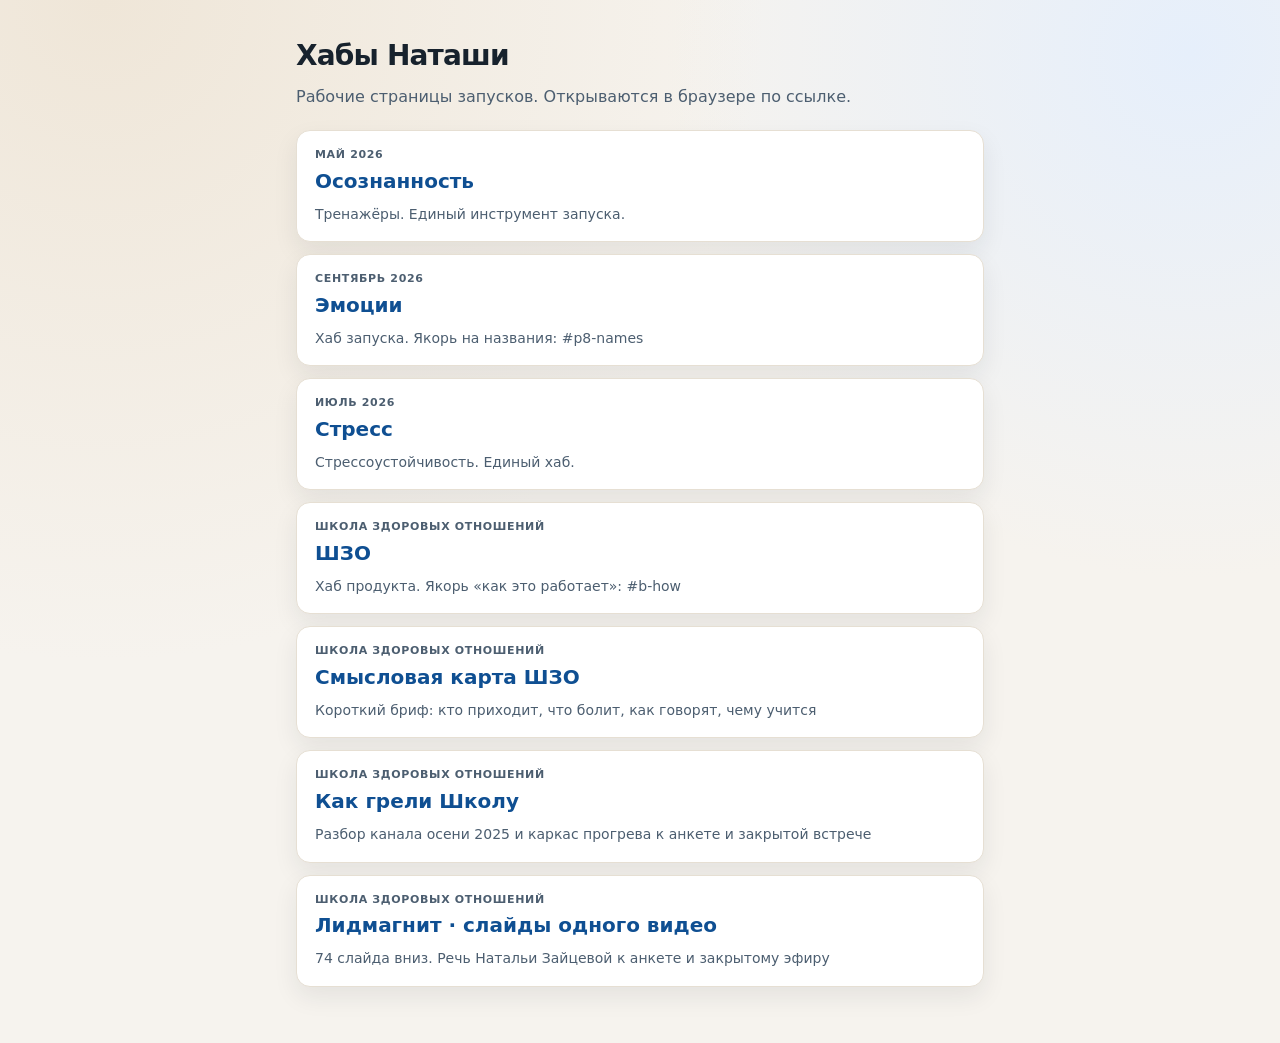
<file: index.html>
<!doctype html>
<html lang="ru">
<head>
  <meta charset="utf-8">
  <meta name="viewport" content="width=device-width, initial-scale=1">
  <meta name="robots" content="noindex,nofollow">
  <title>Хабы Наташи</title>
  <style>
    :root {
      --bg: #f6f3ee;
      --paper: #fff;
      --ink: #17222d;
      --muted: #4c5e70;
      --line: #e6dfd3;
      --accent: #0f4f92;
      --radius: 14px;
      --shadow: 0 10px 24px rgba(20, 33, 45, 0.08);
    }
    * { box-sizing: border-box; }
    body {
      margin: 0;
      font-family: ui-sans-serif, system-ui, "Segoe UI", Roboto, Arial, sans-serif;
      color: var(--ink);
      line-height: 1.45;
      background:
        radial-gradient(circle at 8% 0%, #efe6d8 0%, transparent 42%),
        radial-gradient(circle at 93% 5%, #e6effb 0%, transparent 34%),
        var(--bg);
    }
    main {
      max-width: 720px;
      margin: 0 auto;
      padding: 36px 16px 56px;
    }
    h1 { margin: 0; font-size: 28px; letter-spacing: -0.03em; }
    .lead { margin: 8px 0 22px; color: var(--muted); }
    .list { display: grid; gap: 12px; }
    a.card {
      display: block;
      background: var(--paper);
      border: 1px solid var(--line);
      border-radius: var(--radius);
      box-shadow: var(--shadow);
      padding: 16px 18px;
      text-decoration: none;
      color: inherit;
    }
    a.card:hover { border-color: #c9daef; }
    .kicker {
      font-size: 11px;
      letter-spacing: .06em;
      text-transform: uppercase;
      color: var(--muted);
      font-weight: 700;
    }
    .card b { display: block; font-size: 20px; margin: 4px 0 6px; color: var(--accent); }
    .card span { color: var(--muted); font-size: 14px; }
  </style>
</head>
<body>
  <main>
    <h1>Хабы Наташи</h1>
    <p class="lead">Рабочие страницы запусков. Открываются в браузере по ссылке.</p>
    <div class="list">
      <a class="card" href="osoznannost/">
        <div class="kicker">май 2026</div>
        <b>Осознанность</b>
        <span>Тренажёры. Единый инструмент запуска.</span>
      </a>
      <a class="card" href="emotsii/">
        <div class="kicker">сентябрь 2026</div>
        <b>Эмоции</b>
        <span>Хаб запуска. Якорь на названия: #p8-names</span>
      </a>
      <a class="card" href="stress/">
        <div class="kicker">июль 2026</div>
        <b>Стресс</b>
        <span>Стрессоустойчивость. Единый хаб.</span>
      </a>
      <a class="card" href="shzo/">
        <div class="kicker">Школа здоровых отношений</div>
        <b>ШЗО</b>
        <span>Хаб продукта. Якорь «как это работает»: #b-how</span>
      </a>
      <a class="card" href="shzo/karta.html">
        <div class="kicker">Школа здоровых отношений</div>
        <b>Смысловая карта ШЗО</b>
        <span>Короткий бриф: кто приходит, что болит, как говорят, чему учится</span>
      </a>
      <a class="card" href="shzo/progrev.html">
        <div class="kicker">Школа здоровых отношений</div>
        <b>Как грели Школу</b>
        <span>Разбор канала осени 2025 и каркас прогрева к анкете и закрытой встрече</span>
      </a>
      <a class="card" href="shzo/lidmagnit/?v=1">
        <div class="kicker">Школа здоровых отношений</div>
        <b>Лидмагнит · слайды одного видео</b>
        <span>74 слайда вниз. Речь Натальи Зайцевой к анкете и закрытому эфиру</span>
      </a>
    </div>
  </main>
</body>
</html>
</file>
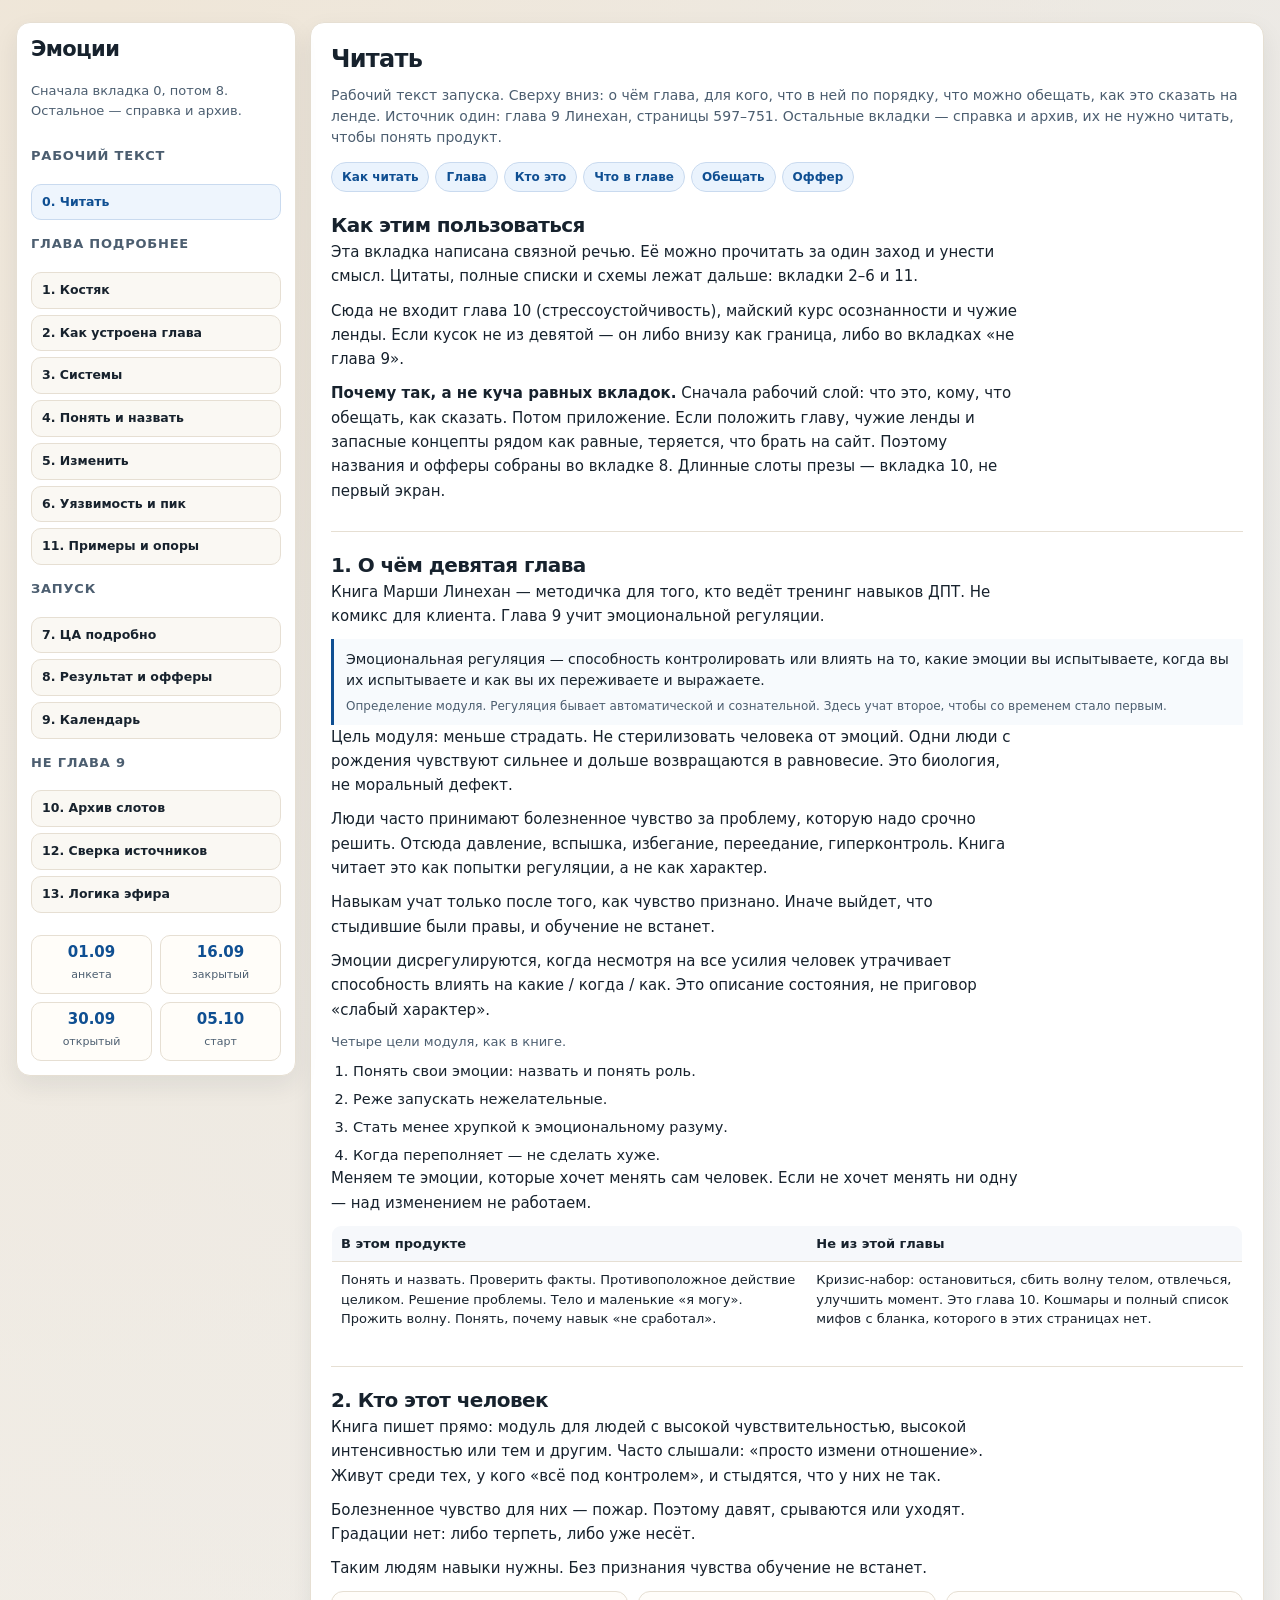
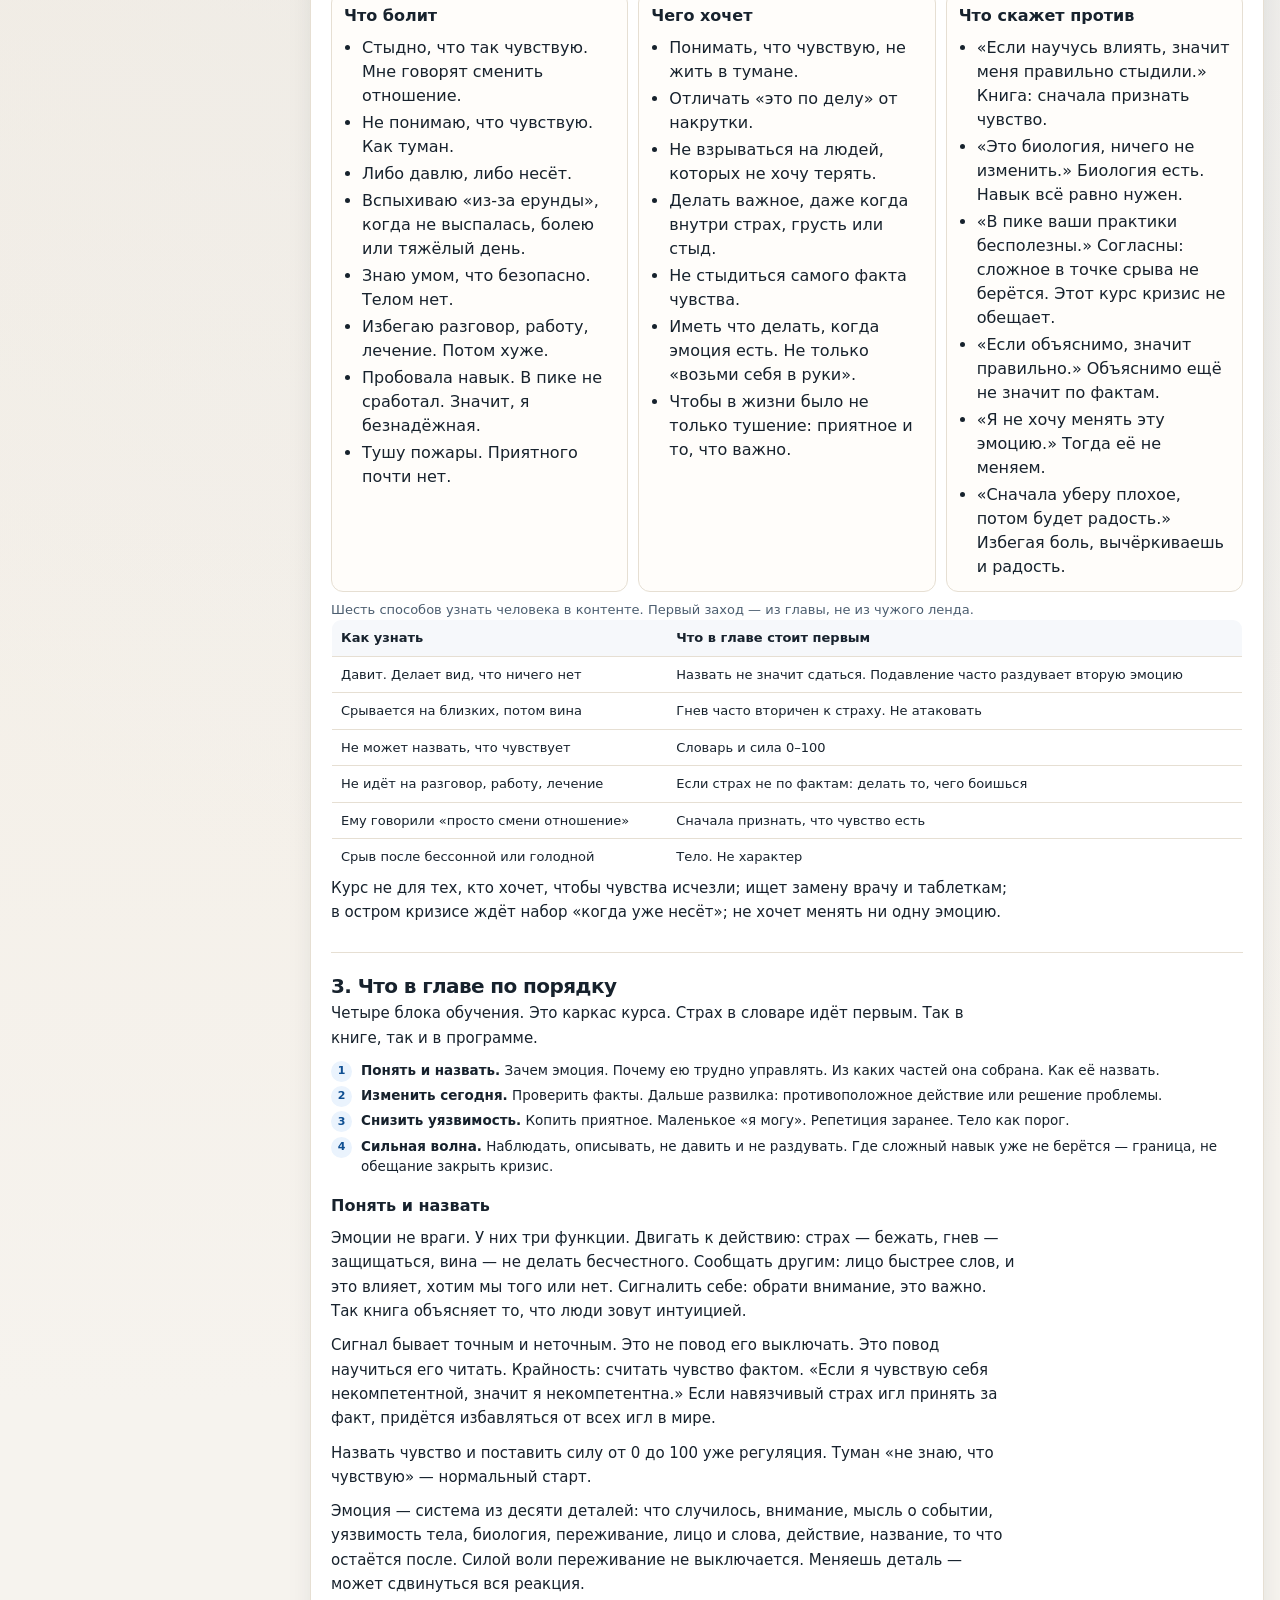
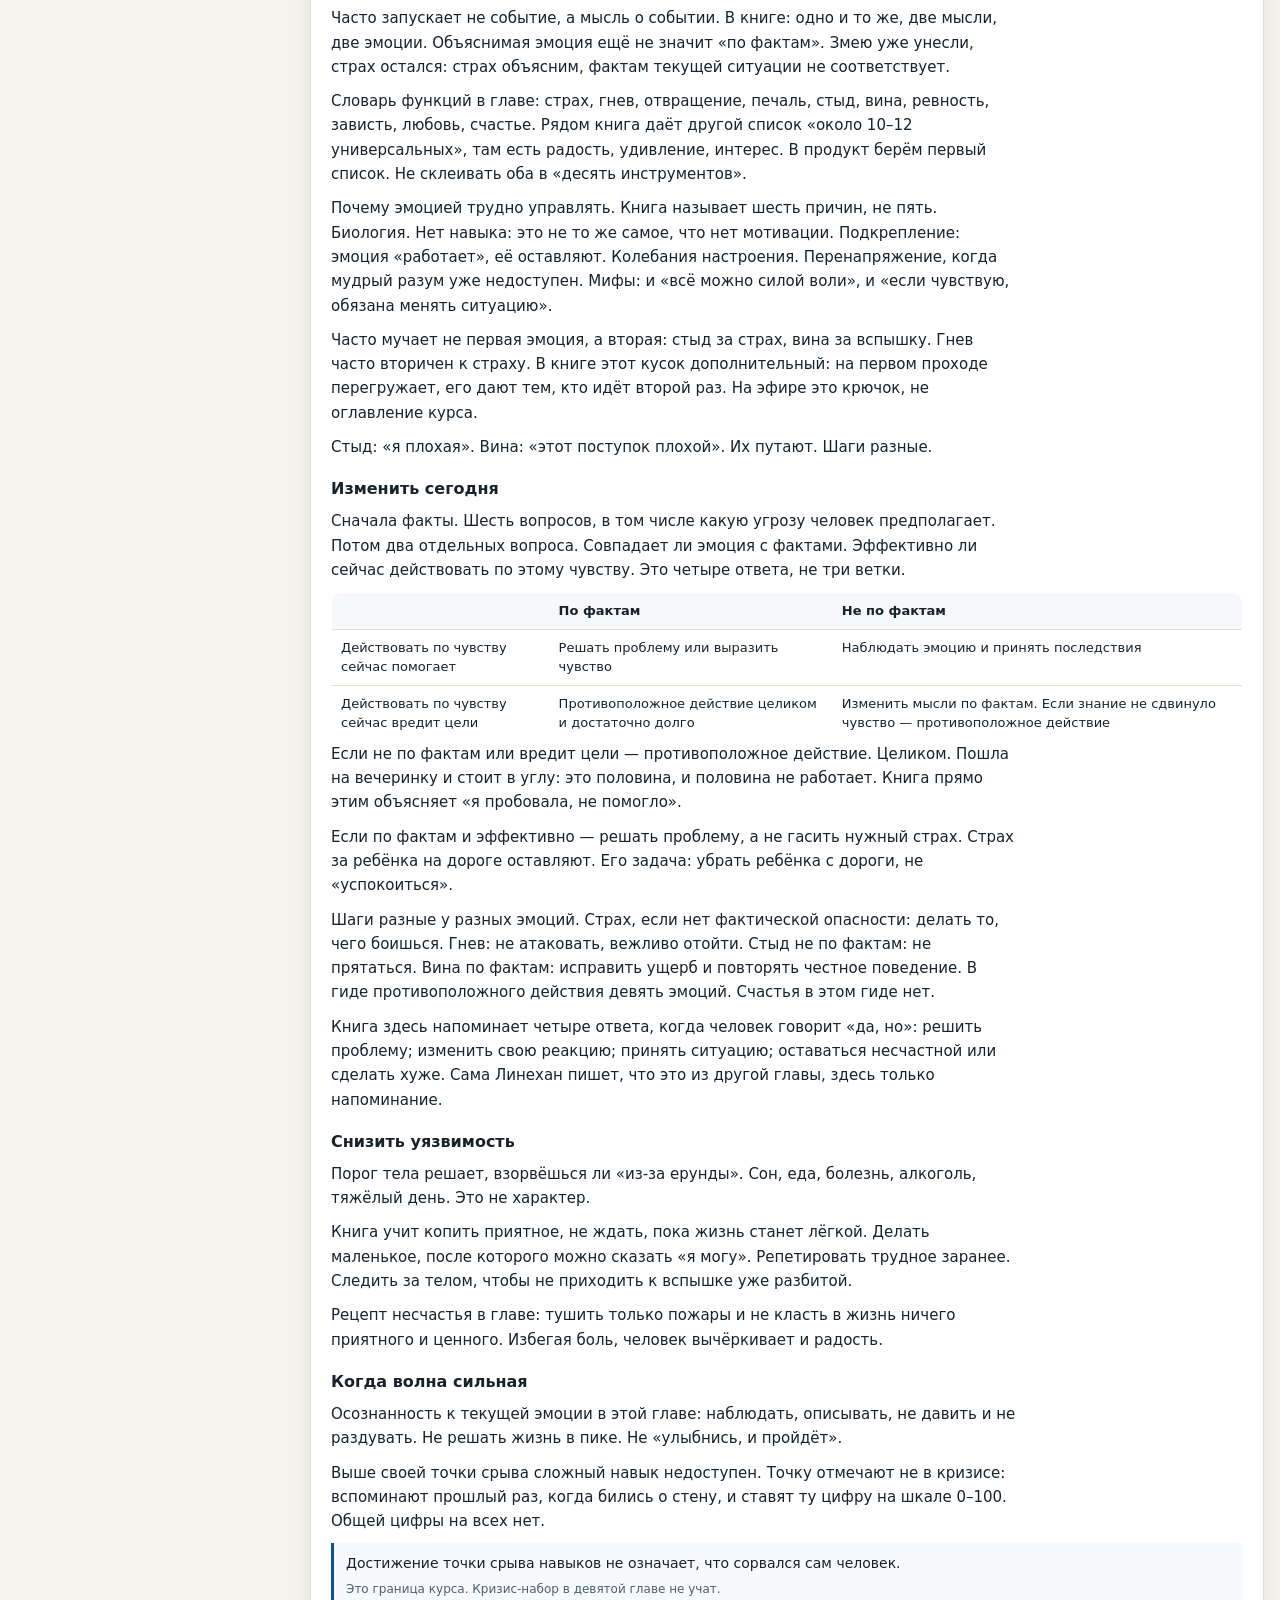
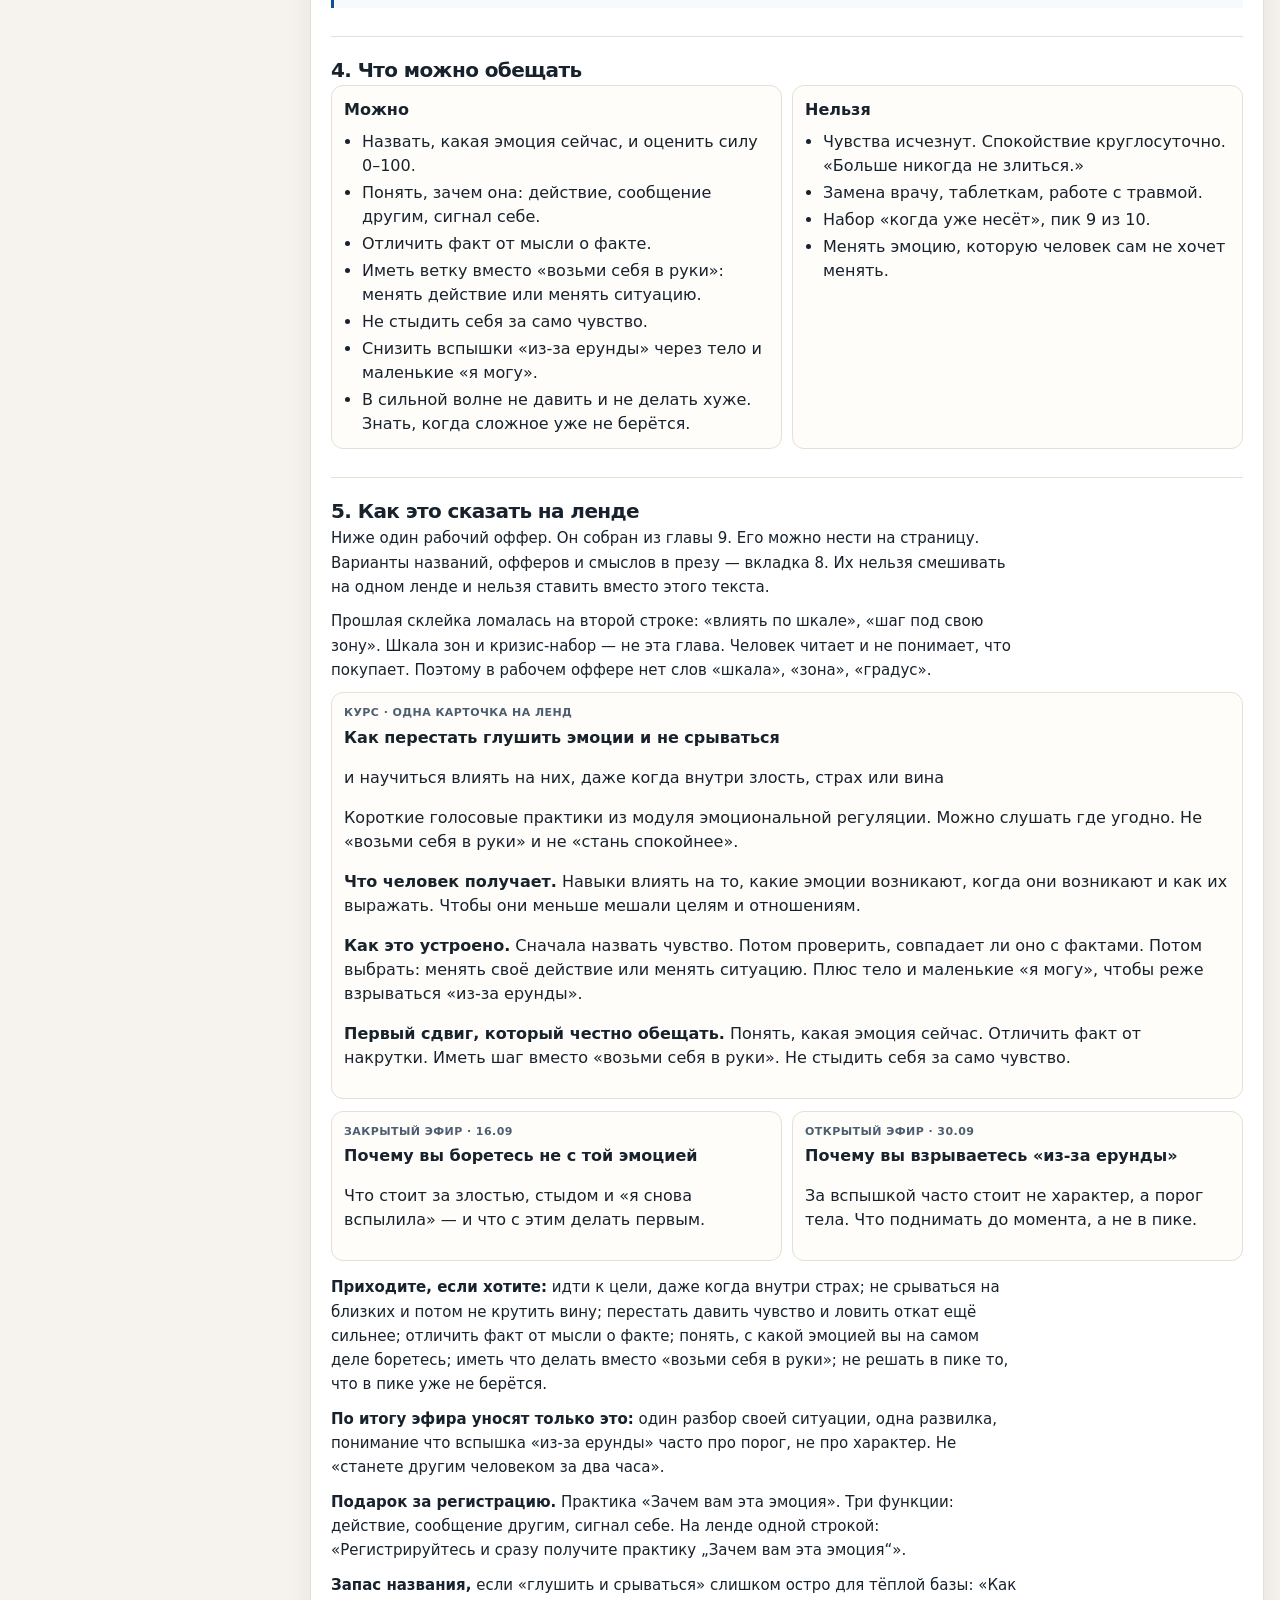
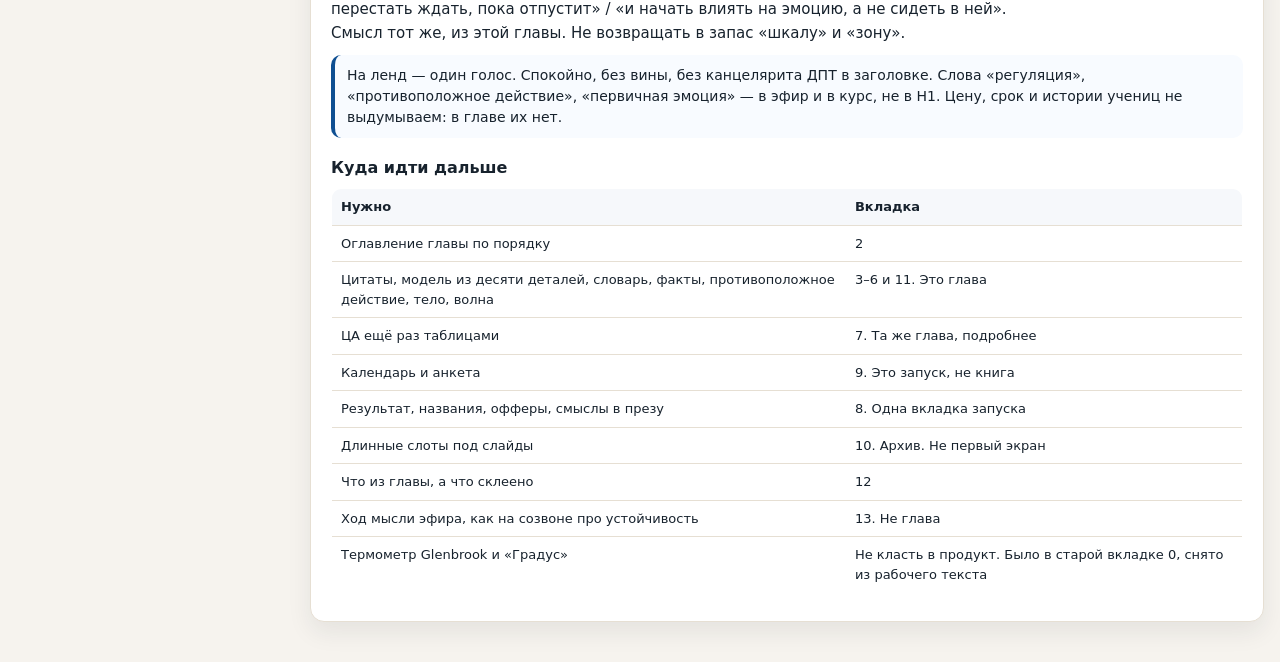
<file: emotsii/index.html>
<!doctype html>
<html lang="ru">
<head>
  <meta name="robots" content="noindex,nofollow">
  
  <meta charset="utf-8">
  <meta name="viewport" content="width=device-width, initial-scale=1">
  <title>Эмоции · сентябрь 2026</title>
  <style>
    :root {
      --bg: #f6f3ee;
      --paper: #fff;
      --ink: #17222d;
      --muted: #4c5e70;
      --line: #e6dfd3;
      --accent: #0f4f92;
      --soft: #eaf3fd;
      --ok: #1a7f4e;
      --warn: #b45309;
      --stop: #9b2335;
      --radius: 14px;
      --shadow: 0 10px 24px rgba(20, 33, 45, 0.08);
      --max: 1320px;
    }
    * { box-sizing: border-box; }
    body {
      margin: 0;
      font-family: ui-sans-serif, system-ui, "Segoe UI", Roboto, Arial, sans-serif;
      color: var(--ink);
      line-height: 1.5;
      background:
        radial-gradient(circle at 8% 0%, #efe6d8 0%, transparent 42%),
        radial-gradient(circle at 93% 5%, #e6effb 0%, transparent 34%),
        var(--bg);
    }
    .layout {
      max-width: var(--max);
      margin: 0 auto;
      padding: 22px 16px 40px;
      display: grid;
      grid-template-columns: 280px minmax(0, 1fr);
      gap: 14px;
    }
    .side, .panel, .hero {
      background: var(--paper);
      border: 1px solid var(--line);
      border-radius: var(--radius);
      box-shadow: var(--shadow);
    }
    .side { position: sticky; top: 12px; height: fit-content; padding: 14px; }
    .side h1 { margin: 0; font-size: 21px; letter-spacing: -0.03em; line-height: 1.15; }
    .side p { margin: 8px 0 12px; color: var(--muted); font-size: 13px; }
    .nav-kicker {
      margin: 12px 0 4px; font-size: 10px; letter-spacing: .06em;
      text-transform: uppercase; color: var(--muted); font-weight: 700;
    }
    .nav-kicker:first-of-type { margin-top: 2px; }
    .switches { display: grid; gap: 6px; margin-bottom: 10px; }
    .switch {
      display: block; padding: 8px 10px; border-radius: 10px;
      border: 1px solid var(--line); background: #faf8f3;
      font-size: 12.5px; font-weight: 600; cursor: pointer;
    }
    .switch:focus-visible { outline: 3px solid #c9daef; outline-offset: 2px; }
    .mini { display: grid; grid-template-columns: 1fr 1fr; gap: 8px; }
    .mini div { border: 1px solid var(--line); border-radius: 10px; text-align: center; padding: 8px; background: #fffdf9; }
    .mini b { display: block; color: var(--accent); font-size: 15px; line-height: 1.15; }
    .mini span { font-size: 11px; color: var(--muted); }
    .main { display: grid; gap: 12px; min-width: 0; }
    .hero { padding: 20px 22px; }
    .hero h2 { margin: 0; font-size: 28px; letter-spacing: -0.03em; line-height: 1.12; }
    .hero p { margin: 10px 0 0; color: var(--muted); max-width: 92ch; }
    .tabs input[type="radio"] { position: absolute; opacity: 0; pointer-events: none; }
    .panel { display: none; padding: 18px 20px 28px; }
    .panel h2 { margin: 0; font-size: 24px; letter-spacing: -0.03em; }
    .lead { margin: 8px 0 14px; color: var(--muted); font-size: 14px; }
    .grid2 { display: grid; gap: 10px; grid-template-columns: 1fr 1fr; }
    .grid3 { display: grid; gap: 10px; grid-template-columns: 1fr 1fr 1fr; }
    .card { border: 1px solid var(--line); border-radius: 12px; padding: 12px; background: #fffdfa; }
    .card h3 { margin: 0 0 8px; font-size: 16px; }
    .sec { margin: 18px 0 8px; font-size: 16px; }
    table { width: 100%; border-collapse: collapse; border: 1px solid var(--line); border-radius: 10px; overflow: hidden; background: #fff; }
    .panel { overflow-x: auto; }
    th, td { padding: 8px 9px; text-align: left; border-bottom: 1px solid var(--line); vertical-align: top; font-size: 13px; }
    th { background: #f6f8fb; font-weight: 700; }
    tr:last-child td { border-bottom: none; }
    ul, ol { margin: 8px 0 0; padding-left: 18px; }
    li + li { margin-top: 3px; }
    .hint { margin: 8px 0 0; font-size: 13px; color: var(--muted); }
    .callout {
      border-left: 4px solid var(--accent); background: #f8fbff;
      border-radius: 10px; padding: 10px 12px; margin-top: 10px; font-size: 14px;
    }
    .quote {
      margin: 10px 0 0; padding: 10px 12px; border-left: 3px solid var(--accent);
      background: #f7fafd; font-size: 14px;
    }
    .quote small { display: block; margin-top: 6px; color: var(--muted); font-size: 12px; }
    .scheme {
      margin-top: 10px; padding: 12px; border: 1px dashed #c9daef;
      border-radius: 12px; background: #f8fbff; font-size: 13.5px; line-height: 1.55;
    }
    .plates { display: grid; gap: 8px; grid-template-columns: 1fr 1fr; margin-top: 12px; }
    .plate { border: 1px solid var(--line); border-radius: 12px; padding: 11px 12px; background: #fff; }
    .plate b { display: block; font-size: 13px; color: var(--accent); margin-bottom: 4px; }
    .plate p { margin: 0; font-size: 13px; color: var(--muted); }
    .rank {
      display: inline-block; font-size: 10px; font-weight: 800; letter-spacing: .04em;
      text-transform: uppercase; padding: 2px 7px; border-radius: 999px; margin-right: 6px;
    }
    .rank.a { background: #e8f6ee; color: var(--ok); }
    .rank.b { background: #fff3dc; color: var(--warn); }
    .rank.c { background: #eef2f6; color: var(--muted); }
    .flow { display: flex; flex-wrap: wrap; align-items: center; gap: 6px; font-size: 13px; margin: 8px 0 0; }
    .flow .box { border: 1px solid var(--line); background: #fff; border-radius: 8px; padding: 7px 10px; font-weight: 650; }
    .flow .arr { color: var(--muted); }
    .q { border: 1px solid var(--line); border-radius: 12px; padding: 12px 14px; margin-top: 10px; background: #fff; }
    .q .num { font-size: 12px; font-weight: 800; color: var(--accent); letter-spacing: .03em; text-transform: uppercase; }
    .q h3 { margin: 4px 0 6px; font-size: 16px; }
    .copybox {
      margin-top: 12px; padding: 12px; border-radius: 10px; background: #17222d; color: #eef2f6;
      font: 12.5px/1.45 ui-monospace, "SF Mono", Menlo, Consolas, monospace; white-space: pre-wrap;
    }
    .btn {
      appearance: none; border: 0; background: var(--accent); color: #fff;
      font: 650 13px/1 ui-sans-serif, system-ui, sans-serif;
      padding: 10px 14px; border-radius: 10px; cursor: pointer; margin-top: 8px;
    }
    .cal { display: grid; grid-template-columns: repeat(4, 1fr); gap: 8px; margin-top: 8px; }
    .cal .d { border: 1px solid var(--line); border-radius: 10px; padding: 10px; background: #fff; font-size: 13px; }
    .cal .d b { display: block; color: var(--accent); }
    details { border: 1px solid var(--line); border-radius: 10px; padding: 8px 12px; background: #fff; margin-top: 8px; }
    summary { cursor: pointer; font-weight: 700; }
    #tab0:checked ~ .main .switches label[for="tab0"],
    #tab1:checked ~ .main .switches label[for="tab1"],
    #tab2:checked ~ .main .switches label[for="tab2"],
    #tab3:checked ~ .main .switches label[for="tab3"],
    #tab4:checked ~ .main .switches label[for="tab4"],
    #tab5:checked ~ .main .switches label[for="tab5"],
    #tab6:checked ~ .main .switches label[for="tab6"],
    #tab7:checked ~ .main .switches label[for="tab7"],
    #tab8:checked ~ .main .switches label[for="tab8"],
    #tab9:checked ~ .main .switches label[for="tab9"],
    #tab10:checked ~ .main .switches label[for="tab10"],
    #tab11:checked ~ .main .switches label[for="tab11"],
    #tab12:checked ~ .main .switches label[for="tab12"],
    #tab13:checked ~ .main .switches label[for="tab13"] {
      background: #eef5fd; border-color: #c9daef; color: var(--accent);
    }
    #tab0:checked ~ .main .p0,
    #tab1:checked ~ .main .p1,
    #tab2:checked ~ .main .p2,
    #tab3:checked ~ .main .p3,
    #tab4:checked ~ .main .p4,
    #tab5:checked ~ .main .p5,
    #tab6:checked ~ .main .p6,
    #tab7:checked ~ .main .p7,
    #tab8:checked ~ .main .p8,
    #tab9:checked ~ .main .p9,
    #tab10:checked ~ .main .p10,
    #tab11:checked ~ .main .p11,
    #tab12:checked ~ .main .p12,
    #tab13:checked ~ .main .p13 { display: block; }
    .conc { border: 1px solid var(--line); border-radius: 14px; padding: 14px 16px; background: #fff; margin-top: 12px; }
    .conc > h3 { margin: 0 0 2px; font-size: 19px; letter-spacing: -0.02em; }
    .conc .princ { margin: 0 0 10px; font-size: 12.5px; color: var(--accent); font-weight: 650; }
    .slot { border-top: 1px solid var(--line); padding-top: 10px; margin-top: 10px; }
    .slot > b { display: block; font-size: 11px; letter-spacing: .05em; text-transform: uppercase; color: var(--muted); margin-bottom: 5px; }
    .none { color: var(--stop); font-weight: 650; }
    .steps { counter-reset: st; list-style: none; padding-left: 0; margin: 6px 0 0; }
    .steps li { counter-increment: st; position: relative; padding-left: 30px; margin-top: 5px; font-size: 13.5px; }
    .steps li::before {
      content: counter(st); position: absolute; left: 0; top: 1px;
      width: 21px; height: 21px; border-radius: 50%; background: var(--soft); color: var(--accent);
      font-size: 11px; font-weight: 800; display: grid; place-items: center;
    }
    .p0 .toc { display: flex; flex-wrap: wrap; gap: 6px; margin: 12px 0 18px; }
    .p0 .toc a {
      font-size: 12px; font-weight: 650; color: var(--accent); text-decoration: none;
      border: 1px solid #c9daef; background: var(--soft); border-radius: 999px; padding: 5px 10px;
    }
    .p0 .chapter { margin: 28px 0 0; padding-top: 18px; border-top: 1px solid var(--line); font-size: 20px; letter-spacing: -0.03em; }
    .p0 .chapter:first-of-type { border-top: 0; margin-top: 8px; padding-top: 0; }
    .p0 .prose { max-width: 72ch; font-size: 15px; line-height: 1.62; }
    .p0 .prose p { margin: 0 0 10px; }
    .theses { margin: 10px 0 0; padding-left: 22px; }
    .theses li { margin-top: 6px; font-size: 14.5px; }
    .p0 img.ref { width: 100%; max-width: 720px; border: 1px solid var(--line); border-radius: 12px; display: block; margin: 10px 0; }
    .ladder { display: grid; gap: 0; border: 1px solid var(--line); border-radius: 12px; overflow: hidden; margin-top: 10px; }
    .ladder .band { display: grid; grid-template-columns: 1.15fr 0.85fr; border-top: 1px solid var(--line); }
    .ladder .band:first-child { border-top: 0; }
    .ladder .feel, .ladder .do { padding: 10px 12px; font-size: 13px; }
    .ladder .do { border-left: 1px solid var(--line); background: #fff; }
    .ladder .feel b { display: inline-block; min-width: 1.6em; color: var(--accent); }
    .ladder .hi { background: #fdecee; }
    .ladder .mid { background: #fff6e8; }
    .ladder .ok { background: #f4f8ee; }
    .ladder .low { background: #f7fbff; }
    .ladder .do b { display: block; margin-bottom: 4px; font-size: 12px; letter-spacing: .03em; text-transform: uppercase; color: var(--muted); }
    .offer-grid { display: grid; grid-template-columns: 1fr 1fr; gap: 10px; margin-top: 10px; }
    .offer .who { margin: 0 0 4px; font-size: 11px; letter-spacing: .04em; text-transform: uppercase; color: var(--muted); font-weight: 700; }
    .offer h3 { margin: 0 0 6px; font-size: 16px; }
    .ocard { border: 1px solid var(--line); border-radius: 16px; background: #fff; padding: 18px 20px 14px; margin-top: 14px; }
    .ocard.pick { border-color: #b9d0ea; box-shadow: 0 1px 0 #e8eff8, 0 10px 24px -18px rgba(28,70,120,.35); }
    .ocard .tag {
      display: inline-block; font-size: 10.5px; letter-spacing: .06em; text-transform: uppercase; font-weight: 800;
      color: var(--accent); background: var(--soft); border: 1px solid #c9daef; border-radius: 999px; padding: 4px 10px;
    }
    .ocard .tag.grey { color: var(--muted); background: #f6f7f9; border-color: var(--line); }
    .ocard .oh1 { margin: 12px 0 3px; font-size: 23px; line-height: 1.18; letter-spacing: -0.035em; font-weight: 800; }
    .ocard .oh2 { margin: 0 0 9px; font-size: 16.5px; line-height: 1.35; color: #41536a; font-weight: 500; }
    .ocard .olead { margin: 0 0 4px; font-size: 14.5px; line-height: 1.55; max-width: 66ch; }
    .f { display: grid; grid-template-columns: 148px 1fr; gap: 12px; border-top: 1px solid var(--line); padding: 9px 0; font-size: 13.5px; line-height: 1.5; }
    .f > b { font-size: 10.5px; letter-spacing: .05em; text-transform: uppercase; color: var(--muted); padding-top: 3px; font-weight: 800; }
    .f ul { margin: 0; padding-left: 17px; }
    .f ul li + li { margin-top: 3px; }
    .f .pill {
      display: inline-block; background: var(--accent); color: #fff; border-radius: 10px;
      padding: 7px 14px; font-weight: 700; font-size: 13px;
    }
    @media (max-width: 700px) { .f { grid-template-columns: 1fr; gap: 4px; } }
    @media (max-width: 1080px) {
      .layout { grid-template-columns: 1fr; }
      .side { position: static; }
      .grid2, .grid3, .cal, .plates, .offer-grid, .ladder .band { grid-template-columns: 1fr; }
      .ladder .do { border-left: 0; border-top: 1px solid var(--line); }
    }
  </style>
</head>
<body>
  <div class="tabs layout">
    <input type="radio" name="main-tab" id="tab0" checked>
    <input type="radio" name="main-tab" id="tab1">
    <input type="radio" name="main-tab" id="tab2">
    <input type="radio" name="main-tab" id="tab3">
    <input type="radio" name="main-tab" id="tab4">
    <input type="radio" name="main-tab" id="tab5">
    <input type="radio" name="main-tab" id="tab6">
    <input type="radio" name="main-tab" id="tab7">
    <input type="radio" name="main-tab" id="tab8">
    <input type="radio" name="main-tab" id="tab9">
    <input type="radio" name="main-tab" id="tab10">
    <input type="radio" name="main-tab" id="tab11">
    <input type="radio" name="main-tab" id="tab12">
    <input type="radio" name="main-tab" id="tab13">

    <aside class="side main">
      <h1>Эмоции</h1>
        <p>Сначала вкладка 0, потом 8. Остальное — справка и архив.</p>
      <div class="switches">
        <p class="nav-kicker">Рабочий текст</p>
        <label class="switch" for="tab0">0. Читать</label>
        <p class="nav-kicker">Глава подробнее</p>
        <label class="switch" for="tab1">1. Костяк</label>
        <label class="switch" for="tab2">2. Как устроена глава</label>
        <label class="switch" for="tab3">3. Системы</label>
        <label class="switch" for="tab4">4. Понять и назвать</label>
        <label class="switch" for="tab5">5. Изменить</label>
        <label class="switch" for="tab6">6. Уязвимость и пик</label>
        <label class="switch" for="tab11">11. Примеры и опоры</label>
        <p class="nav-kicker">Запуск</p>
        <label class="switch" for="tab7">7. ЦА подробно</label>
        <label class="switch" for="tab8">8. Результат и офферы</label>
        <label class="switch" for="tab9">9. Календарь</label>
        <p class="nav-kicker">Не глава 9</p>
        <label class="switch" for="tab10">10. Архив слотов</label>
        <label class="switch" for="tab12">12. Сверка источников</label>
        <label class="switch" for="tab13">13. Логика эфира</label>
      </div>
      <div class="mini">
        <div><b>01.09</b><span>анкета</span></div>
        <div><b>16.09</b><span>закрытый</span></div>
        <div><b>30.09</b><span>открытый</span></div>
        <div><b>05.10</b><span>старт</span></div>
      </div>
    </aside>

    <div class="main">

      <section class="panel p0">
        <h2>Читать</h2>
        <p class="lead">Рабочий текст запуска. Сверху вниз: о чём глава, для кого, что в ней по порядку, что можно обещать, как это сказать на ленде. Источник один: глава 9 Линехан, страницы 597–751. Остальные вкладки — справка и архив, их не нужно читать, чтобы понять продукт.</p>
        <nav class="toc">
          <a href="#p0-how">Как читать</a>
          <a href="#p0-book">Глава</a>
          <a href="#p0-who">Кто это</a>
          <a href="#p0-depth">Что в главе</a>
          <a href="#p0-promise">Обещать</a>
          <a href="#p0-offers">Оффер</a>
        </nav>

        <h3 class="chapter" id="p0-how">Как этим пользоваться</h3>
        <div class="prose">
          <p>Эта вкладка написана связной речью. Её можно прочитать за один заход и унести смысл. Цитаты, полные списки и схемы лежат дальше: вкладки 2–6 и 11.</p>
          <p>Сюда не входит глава 10 (стрессоустойчивость), майский курс осознанности и чужие ленды. Если кусок не из девятой — он либо внизу как граница, либо во вкладках «не глава 9».</p>
          <p><b>Почему так, а не куча равных вкладок.</b> Сначала рабочий слой: что это, кому, что обещать, как сказать. Потом приложение. Если положить главу, чужие ленды и запасные концепты рядом как равные, теряется, что брать на сайт. Поэтому названия и офферы собраны во вкладке 8. Длинные слоты презы — вкладка 10, не первый экран.</p>
        </div>

        <h3 class="chapter" id="p0-book">1. О чём девятая глава</h3>
        <div class="prose">
          <p>Книга Марши Линехан — методичка для того, кто ведёт тренинг навыков ДПТ. Не комикс для клиента. Глава 9 учит эмоциональной регуляции.</p>
        </div>
        <div class="quote">
          Эмоциональная регуляция — способность контролировать или влиять на то, какие эмоции вы испытываете, когда вы их испытываете и как вы их переживаете и выражаете.
          <small>Определение модуля. Регуляция бывает автоматической и сознательной. Здесь учат второе, чтобы со временем стало первым.</small>
        </div>
        <div class="prose">
          <p>Цель модуля: меньше страдать. Не стерилизовать человека от эмоций. Одни люди с рождения чувствуют сильнее и дольше возвращаются в равновесие. Это биология, не моральный дефект.</p>
          <p>Люди часто принимают болезненное чувство за проблему, которую надо срочно решить. Отсюда давление, вспышка, избегание, переедание, гиперконтроль. Книга читает это как попытки регуляции, а не как характер.</p>
          <p>Навыкам учат только после того, как чувство признано. Иначе выйдет, что стыдившие были правы, и обучение не встанет.</p>
          <p>Эмоции дисрегулируются, когда несмотря на все усилия человек утрачивает способность влиять на какие / когда / как. Это описание состояния, не приговор «слабый характер».</p>
        </div>

        <p class="hint">Четыре цели модуля, как в книге.</p>
        <ol class="theses">
          <li>Понять свои эмоции: назвать и понять роль.</li>
          <li>Реже запускать нежелательные.</li>
          <li>Стать менее хрупкой к эмоциональному разуму.</li>
          <li>Когда переполняет — не сделать хуже.</li>
        </ol>
        <div class="prose">
          <p>Меняем те эмоции, которые хочет менять сам человек. Если не хочет менять ни одну — над изменением не работаем.</p>
        </div>
        <table>
          <thead><tr><th>В этом продукте</th><th>Не из этой главы</th></tr></thead>
          <tbody>
            <tr>
              <td>Понять и назвать. Проверить факты. Противоположное действие целиком. Решение проблемы. Тело и маленькие «я могу». Прожить волну. Понять, почему навык «не сработал».</td>
              <td>Кризис-набор: остановиться, сбить волну телом, отвлечься, улучшить момент. Это глава 10. Кошмары и полный список мифов с бланка, которого в этих страницах нет.</td>
            </tr>
          </tbody>
        </table>

        <h3 class="chapter" id="p0-who">2. Кто этот человек</h3>
        <div class="prose">
          <p>Книга пишет прямо: модуль для людей с высокой чувствительностью, высокой интенсивностью или тем и другим. Часто слышали: «просто измени отношение». Живут среди тех, у кого «всё под контролем», и стыдятся, что у них не так.</p>
          <p>Болезненное чувство для них — пожар. Поэтому давят, срываются или уходят. Градации нет: либо терпеть, либо уже несёт.</p>
          <p>Таким людям навыки нужны. Без признания чувства обучение не встанет.</p>
        </div>
        <div class="grid3">
          <article class="card">
            <h3>Что болит</h3>
            <ul>
              <li>Стыдно, что так чувствую. Мне говорят сменить отношение.</li>
              <li>Не понимаю, что чувствую. Как туман.</li>
              <li>Либо давлю, либо несёт.</li>
              <li>Вспыхиваю «из-за ерунды», когда не выспалась, болею или тяжёлый день.</li>
              <li>Знаю умом, что безопасно. Телом нет.</li>
              <li>Избегаю разговор, работу, лечение. Потом хуже.</li>
              <li>Пробовала навык. В пике не сработал. Значит, я безнадёжная.</li>
              <li>Тушу пожары. Приятного почти нет.</li>
            </ul>
          </article>
          <article class="card">
            <h3>Чего хочет</h3>
            <ul>
              <li>Понимать, что чувствую, не жить в тумане.</li>
              <li>Отличать «это по делу» от накрутки.</li>
              <li>Не взрываться на людей, которых не хочу терять.</li>
              <li>Делать важное, даже когда внутри страх, грусть или стыд.</li>
              <li>Не стыдиться самого факта чувства.</li>
              <li>Иметь что делать, когда эмоция есть. Не только «возьми себя в руки».</li>
              <li>Чтобы в жизни было не только тушение: приятное и то, что важно.</li>
            </ul>
          </article>
          <article class="card">
            <h3>Что скажет против</h3>
            <ul>
              <li>«Если научусь влиять, значит меня правильно стыдили.» Книга: сначала признать чувство.</li>
              <li>«Это биология, ничего не изменить.» Биология есть. Навык всё равно нужен.</li>
              <li>«В пике ваши практики бесполезны.» Согласны: сложное в точке срыва не берётся. Этот курс кризис не обещает.</li>
              <li>«Если объяснимо, значит правильно.» Объяснимо ещё не значит по фактам.</li>
              <li>«Я не хочу менять эту эмоцию.» Тогда её не меняем.</li>
              <li>«Сначала уберу плохое, потом будет радость.» Избегая боль, вычёркиваешь и радость.</li>
            </ul>
          </article>
        </div>
        <p class="hint">Шесть способов узнать человека в контенте. Первый заход — из главы, не из чужого ленда.</p>
        <table>
          <thead><tr><th>Как узнать</th><th>Что в главе стоит первым</th></tr></thead>
          <tbody>
            <tr><td>Давит. Делает вид, что ничего нет</td><td>Назвать не значит сдаться. Подавление часто раздувает вторую эмоцию</td></tr>
            <tr><td>Срывается на близких, потом вина</td><td>Гнев часто вторичен к страху. Не атаковать</td></tr>
            <tr><td>Не может назвать, что чувствует</td><td>Словарь и сила 0–100</td></tr>
            <tr><td>Не идёт на разговор, работу, лечение</td><td>Если страх не по фактам: делать то, чего боишься</td></tr>
            <tr><td>Ему говорили «просто смени отношение»</td><td>Сначала признать, что чувство есть</td></tr>
            <tr><td>Срыв после бессонной или голодной</td><td>Тело. Не характер</td></tr>
          </tbody>
        </table>
        <div class="prose">
          <p>Курс не для тех, кто хочет, чтобы чувства исчезли; ищет замену врачу и таблеткам; в остром кризисе ждёт набор «когда уже несёт»; не хочет менять ни одну эмоцию.</p>
        </div>

        <h3 class="chapter" id="p0-depth">3. Что в главе по порядку</h3>
        <div class="prose">
          <p>Четыре блока обучения. Это каркас курса. Страх в словаре идёт первым. Так в книге, так и в программе.</p>
        </div>
        <ol class="steps">
          <li><b>Понять и назвать.</b> Зачем эмоция. Почему ею трудно управлять. Из каких частей она собрана. Как её назвать.</li>
          <li><b>Изменить сегодня.</b> Проверить факты. Дальше развилка: противоположное действие или решение проблемы.</li>
          <li><b>Снизить уязвимость.</b> Копить приятное. Маленькое «я могу». Репетиция заранее. Тело как порог.</li>
          <li><b>Сильная волна.</b> Наблюдать, описывать, не давить и не раздувать. Где сложный навык уже не берётся — граница, не обещание закрыть кризис.</li>
        </ol>

        <h3 class="sec">Понять и назвать</h3>
        <div class="prose">
          <p>Эмоции не враги. У них три функции. Двигать к действию: страх — бежать, гнев — защищаться, вина — не делать бесчестного. Сообщать другим: лицо быстрее слов, и это влияет, хотим мы того или нет. Сигналить себе: обрати внимание, это важно. Так книга объясняет то, что люди зовут интуицией.</p>
          <p>Сигнал бывает точным и неточным. Это не повод его выключать. Это повод научиться его читать. Крайность: считать чувство фактом. «Если я чувствую себя некомпетентной, значит я некомпетентна.» Если навязчивый страх игл принять за факт, придётся избавляться от всех игл в мире.</p>
          <p>Назвать чувство и поставить силу от 0 до 100 уже регуляция. Туман «не знаю, что чувствую» — нормальный старт.</p>
          <p>Эмоция — система из десяти деталей: что случилось, внимание, мысль о событии, уязвимость тела, биология, переживание, лицо и слова, действие, название, то что остаётся после. Силой воли переживание не выключается. Меняешь деталь — может сдвинуться вся реакция.</p>
          <p>Часто запускает не событие, а мысль о событии. В книге: одно и то же, две мысли, две эмоции. Объяснимая эмоция ещё не значит «по фактам». Змею уже унесли, страх остался: страх объясним, фактам текущей ситуации не соответствует.</p>
          <p>Словарь функций в главе: страх, гнев, отвращение, печаль, стыд, вина, ревность, зависть, любовь, счастье. Рядом книга даёт другой список «около 10–12 универсальных», там есть радость, удивление, интерес. В продукт берём первый список. Не склеивать оба в «десять инструментов».</p>
          <p>Почему эмоцией трудно управлять. Книга называет шесть причин, не пять. Биология. Нет навыка: это не то же самое, что нет мотивации. Подкрепление: эмоция «работает», её оставляют. Колебания настроения. Перенапряжение, когда мудрый разум уже недоступен. Мифы: и «всё можно силой воли», и «если чувствую, обязана менять ситуацию».</p>
          <p>Часто мучает не первая эмоция, а вторая: стыд за страх, вина за вспышку. Гнев часто вторичен к страху. В книге этот кусок дополнительный: на первом проходе перегружает, его дают тем, кто идёт второй раз. На эфире это крючок, не оглавление курса.</p>
          <p>Стыд: «я плохая». Вина: «этот поступок плохой». Их путают. Шаги разные.</p>
        </div>

        <h3 class="sec">Изменить сегодня</h3>
        <div class="prose">
          <p>Сначала факты. Шесть вопросов, в том числе какую угрозу человек предполагает. Потом два отдельных вопроса. Совпадает ли эмоция с фактами. Эффективно ли сейчас действовать по этому чувству. Это четыре ответа, не три ветки.</p>
        </div>
        <table>
          <thead><tr><th></th><th>По фактам</th><th>Не по фактам</th></tr></thead>
          <tbody>
            <tr><td>Действовать по чувству сейчас помогает</td><td>Решать проблему или выразить чувство</td><td>Наблюдать эмоцию и принять последствия</td></tr>
            <tr><td>Действовать по чувству сейчас вредит цели</td><td>Противоположное действие целиком и достаточно долго</td><td>Изменить мысли по фактам. Если знание не сдвинуло чувство — противоположное действие</td></tr>
          </tbody>
        </table>
        <div class="prose">
          <p>Если не по фактам или вредит цели — противоположное действие. Целиком. Пошла на вечеринку и стоит в углу: это половина, и половина не работает. Книга прямо этим объясняет «я пробовала, не помогло».</p>
          <p>Если по фактам и эффективно — решать проблему, а не гасить нужный страх. Страх за ребёнка на дороге оставляют. Его задача: убрать ребёнка с дороги, не «успокоиться».</p>
          <p>Шаги разные у разных эмоций. Страх, если нет фактической опасности: делать то, чего боишься. Гнев: не атаковать, вежливо отойти. Стыд не по фактам: не прятаться. Вина по фактам: исправить ущерб и повторять честное поведение. В гиде противоположного действия девять эмоций. Счастья в этом гиде нет.</p>
          <p>Книга здесь напоминает четыре ответа, когда человек говорит «да, но»: решить проблему; изменить свою реакцию; принять ситуацию; оставаться несчастной или сделать хуже. Сама Линехан пишет, что это из другой главы, здесь только напоминание.</p>
        </div>

        <h3 class="sec">Снизить уязвимость</h3>
        <div class="prose">
          <p>Порог тела решает, взорвёшься ли «из-за ерунды». Сон, еда, болезнь, алкоголь, тяжёлый день. Это не характер.</p>
          <p>Книга учит копить приятное, не ждать, пока жизнь станет лёгкой. Делать маленькое, после которого можно сказать «я могу». Репетировать трудное заранее. Следить за телом, чтобы не приходить к вспышке уже разбитой.</p>
          <p>Рецепт несчастья в главе: тушить только пожары и не класть в жизнь ничего приятного и ценного. Избегая боль, человек вычёркивает и радость.</p>
        </div>

        <h3 class="sec">Когда волна сильная</h3>
        <div class="prose">
          <p>Осознанность к текущей эмоции в этой главе: наблюдать, описывать, не давить и не раздувать. Не решать жизнь в пике. Не «улыбнись, и пройдёт».</p>
          <p>Выше своей точки срыва сложный навык недоступен. Точку отмечают не в кризисе: вспоминают прошлый раз, когда бились о стену, и ставят ту цифру на шкале 0–100. Общей цифры на всех нет.</p>
        </div>
        <div class="quote">
          Достижение точки срыва навыков не означает, что сорвался сам человек.
          <small>Это граница курса. Кризис-набор в девятой главе не учат.</small>
        </div>

        <h3 class="chapter" id="p0-promise">4. Что можно обещать</h3>
        <div class="grid2">
          <article class="card">
            <h3>Можно</h3>
            <ul>
              <li>Назвать, какая эмоция сейчас, и оценить силу 0–100.</li>
              <li>Понять, зачем она: действие, сообщение другим, сигнал себе.</li>
              <li>Отличить факт от мысли о факте.</li>
              <li>Иметь ветку вместо «возьми себя в руки»: менять действие или менять ситуацию.</li>
              <li>Не стыдить себя за само чувство.</li>
              <li>Снизить вспышки «из-за ерунды» через тело и маленькие «я могу».</li>
              <li>В сильной волне не давить и не делать хуже. Знать, когда сложное уже не берётся.</li>
            </ul>
          </article>
          <article class="card">
            <h3>Нельзя</h3>
            <ul>
              <li>Чувства исчезнут. Спокойствие круглосуточно. «Больше никогда не злиться.»</li>
              <li>Замена врачу, таблеткам, работе с травмой.</li>
              <li>Набор «когда уже несёт», пик 9 из 10.</li>
              <li>Менять эмоцию, которую человек сам не хочет менять.</li>
            </ul>
          </article>
        </div>

        <h3 class="chapter" id="p0-offers">5. Как это сказать на ленде</h3>
        <div class="prose">
          <p>Ниже один рабочий оффер. Он собран из главы 9. Его можно нести на страницу. Варианты названий, офферов и смыслов в презу — вкладка 8. Их нельзя смешивать на одном ленде и нельзя ставить вместо этого текста.</p>
          <p>Прошлая склейка ломалась на второй строке: «влиять по шкале», «шаг под свою зону». Шкала зон и кризис-набор — не эта глава. Человек читает и не понимает, что покупает. Поэтому в рабочем оффере нет слов «шкала», «зона», «градус».</p>
        </div>

        <article class="card offer">
          <p class="who">Курс · одна карточка на ленд</p>
          <h3>Как перестать глушить эмоции и не срываться</h3>
          <p>и научиться влиять на них, даже когда внутри злость, страх или вина</p>
          <p>Короткие голосовые практики из модуля эмоциональной регуляции. Можно слушать где угодно. Не «возьми себя в руки» и не «стань спокойнее».</p>
          <p><b>Что человек получает.</b> Навыки влиять на то, какие эмоции возникают, когда они возникают и как их выражать. Чтобы они меньше мешали целям и отношениям.</p>
          <p><b>Как это устроено.</b> Сначала назвать чувство. Потом проверить, совпадает ли оно с фактами. Потом выбрать: менять своё действие или менять ситуацию. Плюс тело и маленькие «я могу», чтобы реже взрываться «из-за ерунды».</p>
          <p><b>Первый сдвиг, который честно обещать.</b> Понять, какая эмоция сейчас. Отличить факт от накрутки. Иметь шаг вместо «возьми себя в руки». Не стыдить себя за само чувство.</p>
        </article>

        <div class="offer-grid" style="margin-top:12px">
          <article class="card offer">
            <p class="who">Закрытый эфир · 16.09</p>
            <h3>Почему вы боретесь не с той эмоцией</h3>
            <p>Что стоит за злостью, стыдом и «я снова вспылила» — и что с этим делать первым.</p>
          </article>
          <article class="card offer">
            <p class="who">Открытый эфир · 30.09</p>
            <h3>Почему вы взрываетесь «из-за ерунды»</h3>
            <p>За вспышкой часто стоит не характер, а порог тела. Что поднимать до момента, а не в пике.</p>
          </article>
        </div>

        <div class="prose" style="margin-top:14px">
          <p><b>Приходите, если хотите:</b> идти к цели, даже когда внутри страх; не срываться на близких и потом не крутить вину; перестать давить чувство и ловить откат ещё сильнее; отличить факт от мысли о факте; понять, с какой эмоцией вы на самом деле боретесь; иметь что делать вместо «возьми себя в руки»; не решать в пике то, что в пике уже не берётся.</p>
          <p><b>По итогу эфира уносят только это:</b> один разбор своей ситуации, одна развилка, понимание что вспышка «из-за ерунды» часто про порог, не про характер. Не «станете другим человеком за два часа».</p>
          <p><b>Подарок за регистрацию.</b> Практика «Зачем вам эта эмоция». Три функции: действие, сообщение другим, сигнал себе. На ленде одной строкой: «Регистрируйтесь и сразу получите практику „Зачем вам эта эмоция“».</p>
          <p><b>Запас названия,</b> если «глушить и срываться» слишком остро для тёплой базы: «Как перестать ждать, пока отпустит» / «и начать влиять на эмоцию, а не сидеть в ней». Смысл тот же, из этой главы. Не возвращать в запас «шкалу» и «зону».</p>
        </div>
        <div class="callout">На ленд — один голос. Спокойно, без вины, без канцелярита ДПТ в заголовке. Слова «регуляция», «противоположное действие», «первичная эмоция» — в эфир и в курс, не в H1. Цену, срок и истории учениц не выдумываем: в главе их нет.</div>

        <h3 class="sec">Куда идти дальше</h3>
        <table>
          <thead><tr><th>Нужно</th><th>Вкладка</th></tr></thead>
          <tbody>
            <tr><td>Оглавление главы по порядку</td><td>2</td></tr>
            <tr><td>Цитаты, модель из десяти деталей, словарь, факты, противоположное действие, тело, волна</td><td>3–6 и 11. Это глава</td></tr>
            <tr><td>ЦА ещё раз таблицами</td><td>7. Та же глава, подробнее</td></tr>
            <tr><td>Календарь и анкета</td><td>9. Это запуск, не книга</td></tr>
            <tr><td>Результат, названия, офферы, смыслы в презу</td><td>8. Одна вкладка запуска</td></tr>
            <tr><td>Длинные слоты под слайды</td><td>10. Архив. Не первый экран</td></tr>
            <tr><td>Что из главы, а что склеено</td><td>12</td></tr>
            <tr><td>Ход мысли эфира, как на созвоне про устойчивость</td><td>13. Не глава</td></tr>
            <tr><td>Термометр Glenbrook и «Градус»</td><td>Не класть в продукт. Было в старой вкладке 0, снято из рабочего текста</td></tr>
          </tbody>
        </table>
      </section>

      <section class="panel p1">
        <div class="hero" style="border:0;box-shadow:none;padding:0">
          <h2>Научиться влиять на эмоции</h2>
          <p>Не избавиться от чувств. Влиять на то, какие эмоции возникают, когда они возникают, и как их проживать и выражать. Цель модуля — снизить эмоциональные страдания. Одни люди всегда будут чувствовать сильнее других. Это биология, не моральный дефект.</p>
        </div>
        <p class="hint">Рабочий текст — вкладка 0. Названия и офферы — вкладка 8. Здесь карта главы целиком, техническим языком методички. Цитаты — вкладки 2–6 и 11. ЦА таблицами — вкладка 7. Календарь — вкладка 9. Сверка источников — вкладка 12.</p>

        <h3 class="sec">Четыре блока курса</h3>
        <table>
          <thead><tr><th>Блок</th><th>Что умеет человек</th><th>Где в хабе</th></tr></thead>
          <tbody>
            <tr><td>Понять и назвать</td><td>Функции, барьеры, модель, словарь 10 эмоций, первичная / вторичная</td><td>вкладка 4</td></tr>
            <tr><td>Изменить сегодня</td><td>Факты → противоположное действие или решение проблемы</td><td>вкладка 5</td></tr>
            <tr><td>Снизить уязвимость</td><td>АВС_ЗАБОТА: позитив, мастерство, заранее, тело</td><td>вкладка 6</td></tr>
            <tr><td>Сильные эмоции</td><td>Осознанность к текущей эмоции. Точка срыва — граница курса, не кризис-набор</td><td>вкладка 6</td></tr>
          </tbody>
        </table>

        <h3 class="sec">Семь выводов после главы</h3>
        <ol>
          <li>Эмоция — система с функцией, не враг и не приговор характера.</li>
          <li>Назвать эмоцию уже регуляция. Туман («не знаю, что чувствую») — нормальный старт, не дефект.</li>
          <li>Стыд «просто смени отношение» ломает обучение. Сначала признать, что чувство есть.</li>
          <li>Часто страдание раздувает вторичная реакция на первичную эмоцию.</li>
          <li>Развилка не из трёх ответов, а из четырёх: сначала «по фактам или нет», потом «эффективно ли действовать по ней». По фактам и эффективно — действовать или решать проблему. По фактам, но вредит цели — противоположное действие. Не по фактам и вредит — изменить мысли, а если не помогло, противоположное действие. Не по фактам, но помогает — быть осознанной и принять последствия.</li>
          <li>Порог тела (сон, еда, болезнь) решает, взорвёшься ли «из-за ерунды».</li>
          <li>В пике сложные навыки не работают. Это не «ты сорвалась». Этот курс не обещает кризис-набор.</li>
        </ol>

        <h3 class="sec">Что можно обещать · чего нельзя</h3>
        <div class="grid2">
          <article class="card">
            <h3>Можно</h3>
            <ul>
              <li>Понять, какая эмоция сейчас, 0–100</li>
              <li>Отличить факт от мысли о факте</li>
              <li>Выбрать ветку: менять эмоцию действием или менять ситуацию</li>
              <li>Стать менее хрупкой за счёт режима и маленьких «я могу»</li>
              <li>Проживать волну, не давя и не убегая</li>
            </ul>
          </article>
          <article class="card">
            <h3>Нельзя</h3>
            <ul>
              <li>Эмоции исчезнут навсегда</li>
              <li>Замена врачу, таблеткам, работе с травмой</li>
              <li>Набор «когда уже несёт» (это другой модуль книги)</li>
              <li>Кошмары и гигиена сна как ядро курса</li>
              <li>Менять эмоцию, которую человек сам не хочет менять</li>
            </ul>
          </article>
        </div>

        <div class="plates">
          <div class="plate"><b>0. Читать</b><p>Рабочий текст: глава, человек, что в книге, оффер.</p></div>
          <div class="plate"><b>2. Как устроена глава</b><p>Оглавление: 24 раздела простыми словами, что берём в курс.</p></div>
          <div class="plate"><b>3. Системы</b><p>Модель эмоции, развилка, тело и жизнь, точка срыва — как схемы.</p></div>
          <div class="plate"><b>4–6. Навыки</b><p>Понять → изменить → уязвимость и пик. С цитатами книги.</p></div>
          <div class="plate"><b>7–8. ЦА и архив лендов</b><p>Боли и хотелки из главы. Вкладка 8 — чужие формулы, не текст на сайт.</p></div>
          <div class="plate"><b>10. Концепты</b><p>Запасные входы. Не рабочий оффер.</p></div>
          <div class="plate"><b>11. Примеры и опоры</b><p>Истории и метафоры главы для съёмки.</p></div>
        </div>
      </section>

      <section class="panel p2">
        <h2>Как устроена глава</h2>
        <p class="lead">Это оглавление девятой главы простыми словами. Не новый смысл. Во вкладке 0 уже сказано, о чём книга. Здесь видно, в каком порядке Линехан это учит и что из 24 разделов берём в продукт.</p>

        <h3 class="chapter">Сначала вся глава одним взглядом</h3>
        <div class="prose">
          <p>Книга идёт не «неделя — одно чувство». Она идёт блоками навыка. Сначала понять, что такое эмоция. Потом изменить сегодняшнюю. Потом сделать тело и жизнь менее хрупкими. Потом что делать, когда волна уже сильная. В конце: почему навык «не сработал».</p>
        </div>
        <ol class="steps">
          <li><b>Ориентация.</b> Зачем этот модуль. Меньше страдать, не избавиться от чувств.</li>
          <li><b>Понять и назвать.</b> Зачем эмоции нужны. Почему ими трудно управлять. Из каких частей собрана реакция. Как её заметить и назвать.</li>
          <li><b>Изменить сегодня.</b> Проверить факты. Выбрать: противоположное действие или решение проблемы. Сделать это целиком.</li>
          <li><b>Снизить уязвимость.</b> Копить приятное сейчас и на длинной дистанции. Маленькое «я могу». Репетиция заранее. Тело.</li>
          <li><b>Сильная волна.</b> Наблюдать эмоцию, не давить. Если сложный навык уже не берётся — это граница. Кризис здесь не учат.</li>
          <li><b>Починка.</b> Разобрать, почему шаг не встал: тело, пропущенный шаг, среда, пик.</li>
        </ol>
        <p class="hint">Два раздела про кошмары и гигиену сна в обычную группу не ставят. Бланки раздаток в этих страницах описаны, самих бланков здесь нет. Линехан пишет: важна информация, не бланк.</p>

        <h3 class="chapter">24 раздела, как в книге</h3>
        <p class="prose">Римские цифры — номера разделов методички. Строка «в продукт» значит: учим в курсе, не учим, или только как границу.</p>

        <h3 class="sec">Ориентация</h3>
        <table>
          <thead><tr><th></th><th>Как называется в книге</th><th>Простыми словами</th><th>В продукт</th></tr></thead>
          <tbody>
            <tr><td>I</td><td>Цели модуля</td><td>Четыре цели: понять эмоции, реже запускать нежелательные, стать менее хрупкой, когда переполняет — не сделать хуже. Работаем с теми чувствами, которые человек сам хочет менять.</td><td>Да. Это обещание курса.</td></tr>
          </tbody>
        </table>

        <h3 class="sec">Понять и назвать</h3>
        <table>
          <thead><tr><th></th><th>Как называется в книге</th><th>Простыми словами</th><th>В продукт</th></tr></thead>
          <tbody>
            <tr><td>II</td><td>Понимание и обозначение эмоций</td><td>Пока нет карты, человеком рулит туман или стыд. Знание — сила. Этот раздел собирает следующие.</td><td>Да</td></tr>
            <tr><td>III</td><td>Роль и значение эмоций</td><td>Эмоции нужны для выживания. Три функции: двигать к действию, сообщать другим, сигналить себе. Цель не избавиться от них.</td><td>Да. Подарок «зачем вам эта эмоция».</td></tr>
            <tr><td>IV</td><td>Трудности в регуляции эмоций</td><td>Шесть причин, почему трудно: биология, нет навыка, подкрепление, настроение, перенапряжение, мифы. Нет навыка — это не то же самое, что нет мотивации.</td><td>Да. Все шесть, не пять.</td></tr>
            <tr><td>V</td><td>Модель эмоций</td><td>Эмоция собрана из десяти деталей. Силой воли чувство не выключается. Меняешь деталь — может сдвинуться вся реакция.</td><td>Да. Несколько уроков.</td></tr>
            <tr><td>VI</td><td>Наблюдение, описание и обозначение</td><td>Заметить, описать, назвать. Поставить силу 0–100. Словарь чувств. Без имени рабочие листы пустые.</td><td>Да</td></tr>
          </tbody>
        </table>
        <p class="hint">Первичная и вторичная эмоция в книге — дополнительный кусок. На первом проходе перегружает. Гнев часто вторичен к страху. На эфире это крючок, не оглавление курса.</p>

        <h3 class="sec">Изменить сегодня</h3>
        <table>
          <thead><tr><th></th><th>Как называется в книге</th><th>Простыми словами</th><th>В продукт</th></tr></thead>
          <tbody>
            <tr><td>VII</td><td>Обзор изменения эмоциональных реакций</td><td>Карта трёх способов: проверить факты, противоположное действие, решение проблемы. Сначала всегда факты.</td><td>Да</td></tr>
            <tr><td>VIII</td><td>Проверка фактов</td><td>Шесть вопросов, в том числе какую угрозу человек предполагает. Часто запускает мысль о событии, не само событие. Объяснимо ещё не значит по фактам: змею уже унесли, страх остался.</td><td>Да. Ядро.</td></tr>
            <tr><td>IX</td><td>Подготовка к противоположному действию и решению проблемы</td><td>После фактов два отдельных вопроса: совпадает ли с фактами и эффективно ли действовать по чувству. Четыре ответа, не три ветки.</td><td>Да. Ядро эфира.</td></tr>
            <tr><td>X</td><td>Практика противоположного действия</td><td>Если не по фактам или вредит цели. Целиком и достаточно долго. Пошла на вечеринку и стоит в углу — половина, и половина не работает. Шаги разные у страха, гнева, стыда, вины.</td><td>Да. Практика курса.</td></tr>
            <tr><td>XI</td><td>Решение проблемы</td><td>Если чувство по фактам и эффективно: проблема в ситуации, не в эмоции. Семь шагов. Страх за ребёнка на дороге не гасят.</td><td>Да</td></tr>
            <tr><td>XII</td><td>Обзор противоположного действия и решения проблемы</td><td>Сводка двух веток. Чтобы не забыть развилку.</td><td>Коротко, как повтор.</td></tr>
          </tbody>
        </table>

        <h3 class="sec">Снизить уязвимость</h3>
        <table>
          <thead><tr><th></th><th>Как называется в книге</th><th>Простыми словами</th><th>В продукт</th></tr></thead>
          <tbody>
            <tr><td>XIII</td><td>Обзор снижения эмоциональной уязвимости</td><td>Можно стать менее хрупкой к болезненным чувствам. Не ждать героизма в пике.</td><td>Да</td></tr>
            <tr><td>XIV</td><td>Аккумулировать положительные эмоции в краткосрочной перспективе</td><td>Копить приятное каждый день. Стена между собой и «морем дисконтроля». Тушить только пожары — рецепт несчастья.</td><td>Да</td></tr>
            <tr><td>XV</td><td>Аккумулировать положительные эмоции в долгосрочной перспективе</td><td>Ценности и жизнь, которую стоит жить. Избегая боль, человек вычёркивает и радость.</td><td>Да</td></tr>
            <tr><td>XVI</td><td>Вырабатывать мастерство и справляться заранее</td><td>Маленькое дело, после которого можно сказать «я могу». Репетиция трудного до ситуации, не в ней.</td><td>Да</td></tr>
            <tr><td>XVII</td><td>В здоровом теле — здоровый дух</td><td>Сон, еда, болезнь, алкоголь, движение. Порог тела решает, взорвёшься ли «из-за ерунды». Это не характер.</td><td>Да</td></tr>
            <tr><td>XVIII</td><td>Протокол работы с ночными кошмарами</td><td>Отдельный протокол. Линехан не ставит его галочкой для обычной группы.</td><td>Нет</td></tr>
            <tr><td>XIX</td><td>Протокол гигиены сна</td><td>Тоже не ядро обычной группы. Сон как порог — в XVII. Этот протокол целиком не тащим.</td><td>Нет</td></tr>
          </tbody>
        </table>

        <h3 class="sec">Сильная волна и починка</h3>
        <table>
          <thead><tr><th></th><th>Как называется в книге</th><th>Простыми словами</th><th>В продукт</th></tr></thead>
          <tbody>
            <tr><td>XX</td><td>Обзор управления непереносимыми эмоциями</td><td>Когда интенсивность такая, что нужны отдельные навыки. Карта того, что дальше.</td><td>Да, как карта</td></tr>
            <tr><td>XXI</td><td>Осознанность к текущим эмоциям</td><td>Наблюдать, описывать, не давить и не раздувать. Подавление увеличивает страдание. Это навык этой главы, не майский курс осознанности.</td><td>Да</td></tr>
            <tr><td>XXII</td><td>Управление чрезмерно сильными эмоциями</td><td>Точка срыва: сложный навык недоступен. Книга отсылает к модулю стрессоустойчивости. Здесь учат узнать свой порог, не кризис-набор.</td><td>Граница. Без СТОП и холодной воды.</td></tr>
            <tr><td>XXIII</td><td>Устранение трудностей в регуляции эмоций</td><td>Почему навык «не сработал»: тело, пропущенные шаги, среда, мало усилий, уже пик.</td><td>Да, короткий блок</td></tr>
            <tr><td>XXIV</td><td>Обзор навыков эмоциональной регуляции</td><td>Сборка всего модуля. Модель из раздела V помогает не потерять порядок.</td><td>Коротко, как повтор</td></tr>
          </tbody>
        </table>

        <h3 class="chapter">Картинки, которыми книга объясняет</h3>
        <div class="prose">
          <p>Во вкладке 11 истории даны целиком. Здесь только зачем они в главе, чтобы имена не висели в воздухе.</p>
        </div>
        <table>
          <thead><tr><th>Что в книге</th><th>Зачем это сказано</th></tr></thead>
          <tbody>
            <tr><td>Термостат</td><td>Регуляция — прибавить или убавить силу, как температуру в комнате. Не выключить отопление.</td></tr>
            <tr><td>Спущенное колесо</td><td>Друг проехал мимо. Злость держится, пока не узнаёшь: в машине больной ребёнок. Смысл события меняется, меняется и чувство.</td></tr>
            <tr><td>Змея</td><td>Страх объясним. Если змею уже унесли, фактам текущей ситуации он не соответствует.</td></tr>
            <tr><td>Сьюзен и Дженни</td><td>Одно событие, две мысли, две эмоции. Запускает часто мысль, не факт.</td></tr>
            <tr><td>Всадник и конь</td><td>Нужно и заметить эмоцию, и не бороться с ней насмерть. Борешься — конь дерётся. Не замечаешь себя — конь везёт сам.</td></tr>
            <tr><td>Стена из песка</td><td>Давить чувство — как строить стену против моря. Вода просочится и оставит лужу.</td></tr>
            <tr><td>Одуванчики</td><td>Три года борьбы с тем, что не истребляется. Иногда навык — перестать воевать с самим фактом чувства.</td></tr>
            <tr><td>Вечеринка и угол</td><td>Противоположное действие наполовину не работает. Пришла и стоит в углу — это не тот навык.</td></tr>
            <tr><td>Волна</td><td>Большинство эмоций длятся секунды или минуты. Задача удержать равновесие, не остановить море.</td></tr>
            <tr><td>Полуночные мысли</td><td>Ночью катастрофа, утром «как я могла в это верить». Ночью можно не разбирать, а отложить до утра.</td></tr>
          </tbody>
        </table>
        <p class="hint">Полуулыбку на лёгкий гнев в книге дают. Не на человеке, который травмировал, и не на свежей травме.</p>

        <h3 class="sec">Куда идти за подробностями</h3>
        <table>
          <thead><tr><th>Блок главы</th><th>Вкладка</th></tr></thead>
          <tbody>
            <tr><td>Понять и назвать, цели, функции, шесть причин, модель, словарь</td><td>4</td></tr>
            <tr><td>Факты, развилка, противоположное действие, решение проблемы</td><td>5</td></tr>
            <tr><td>Приятное, мастерство, тело, волна, точка срыва</td><td>6</td></tr>
            <tr><td>Цепочки и схемы теми же шагами, что в книге</td><td>3</td></tr>
            <tr><td>Истории целиком</td><td>11</td></tr>
          </tbody>
        </table>
      </section>

      <section class="panel p3">
        <h2>Системы главы</h2>
        <p class="lead">Где в книге есть цепочка или схема — держим той же формой. Не выдумываем новую логику.</p>

        <h3 class="sec">1. Эмоция как система · десять деталей</h3>
        <p>Изменение любой части может изменить весь ответ. Силой воли «выключить чувство» нельзя: нет прямого рубильника. Тренер рисует эту модель на доске по ходу объяснения, чтобы человек не запутался в словах.</p>
        <div class="scheme">
          побуждающее событие → внимание → интерпретация → факторы уязвимости → биологические изменения → переживание (ощущения + побуждение) → выражение (лицо / тело / слова) → действие → название → последействие → <b>эмоция сама становится новым побуждающим событием</b>
        </div>
        <p class="hint">Семь свойств из книги: комплексны; автоматичны; нельзя изменить напрямую; внезапны, как волны в море, чаще секунды–минуты; самозапускаются; состоят из деталей; часть универсальна.</p>

        <h3 class="sec">2. Карта: какая деталь — такой навык</h3>
        <p>Главный смысл главы. Для каждой составляющей книга даёт определение, пример и <b>один способ изменить эмоцию, изменив эту составляющую</b>. Отсюда весь набор навыков.</p>
        <table>
          <thead><tr><th>Деталь</th><th>Что это</th><th>Чем крутить</th></tr></thead>
          <tbody>
            <tr><td>Побуждающее событие</td><td>Что случилось прямо перед эмоцией. Внешнее или внутреннее: мысль, предыдущая эмоция, способность или неспособность что-то сделать</td><td>Решение проблемы: изменить или избежать событие</td></tr>
            <tr><td>Внимание</td><td>Событие не вызовет эмоцию, если не захватит хотя бы часть внимания. Неосознаваемых эмоций не существует</td><td>Переключить внимание</td></tr>
            <tr><td>Интерпретация</td><td>Часто эмоцию вызывает не событие, а мысль о событии</td><td>Проверка фактов</td></tr>
            <tr><td>Факторы уязвимости</td><td>Что сделало нас чувствительнее: недавнее и далёкое прошлое</td><td>АВС_ЗАБОТА, справляться заранее</td></tr>
            <tr><td>Биологические изменения</td><td>Мозг, мышцы, сердце, дыхание. Симпатика активирует, парасимпатика тормозит</td><td>Навыки на парасимпатику, по назначению врача — препараты</td></tr>
            <tr><td>Переживание</td><td>Телесные ощущения и побуждение к действию</td><td>Напрямую нельзя. Только осознанность к текущей эмоции или через другую деталь</td></tr>
            <tr><td>Выражение</td><td>Лицо, поза, руки, голос, слова</td><td>Изменить выражение — не подавить, а заменить одно другим</td></tr>
            <tr><td>Действие</td><td>Само действие — часть эмоции, не следствие</td><td>Противоположное действие</td></tr>
            <tr><td>Название</td><td>Чтобы назвать, нужно осознать</td><td>Наблюдать, описывать, называть</td></tr>
            <tr><td>Последействие</td><td>Внимание сужается, чувствительность к подтверждениям растёт. Эмоция поддерживает саму себя</td><td>Напомнить себе проверить факты</td></tr>
          </tbody>
        </table>
        <div class="quote">
          «Побуждающее событие» — термин вместо слова «триггер». Триггер подразумевает автоматический эффект: выстрел после нажатия крючка. «Побуждающее событие» — более мягкий термин, он подразумевает более легкий путь для изменений и вероятность того, что событие не обязательно приведёт к эмоциональной реакции.
          <small>Сигналы работают как подсказки суфлёра из будки, за которыми следуют реплики актёров.</small>
        </div>

        <h3 class="sec">3. Развилка изменения · четыре квадранта</h3>
        <p>Сначала всегда проверка фактов. Дальше два вопроса, а не один: соответствует ли фактам и эффективно ли действовать по ней. Получается четыре ответа, а не три.</p>
        <table>
          <thead><tr><th></th><th>Действовать эффективно</th><th>Действовать неэффективно</th></tr></thead>
          <tbody>
            <tr>
              <td><b>По фактам</b></td>
              <td>Быть осознанной к эмоции, действовать по побуждению, <b>решать проблему</b>. Испугалась за ребёнка на дороге — не подавляй страх, иначе не побежишь за ним</td>
              <td><b>Противоположное действие.</b> Подрезали на дороге — злость обоснована, подрезать в ответ неэффективно</td>
            </tr>
            <tr>
              <td><b>Не по фактам</b></td>
              <td>Быть осознанной к эмоции и <b>полностью принять последствия</b> своих действий. Иногда эмоция «эффективна» просто потому, что с ней хорошо. Тогда принимай, что отношения станут натянутыми</td>
              <td>Изменить мысли по фактам — это самый простой путь, и часто больше ничего не нужно. Если знание фактов эмоцию не меняет — <b>противоположное действие</b></td>
            </tr>
          </tbody>
        </table>
        <p class="hint">Выше личной точки срыва любая из четырёх ветвей недоступна: сначала снизить волну кризисными навыками, потом вернуться сюда. Противоположное действие — не универсальная таблетка. Книга прямо: утверждать обратное значит инвалидировать серьёзность проблемы и накопление тяжёлых событий в жизни человека.</p>

        <h3 class="sec">4. Четыре ответа на любую проблему</h3>
        <p>Книга достаёт этот список, когда человек отвечает «да, но». Важно, почему это «да, но» появляется: при высоком накале <b>любое предложение изменить эмоцию воспринимается как инвалидация собственных чувств</b>. Спорить бесполезно, «да, но» просто не улучшает самочувствие и не решает проблему.</p>
        <ol>
          <li>Решить проблему: изменить ситуацию или выйти из неё.</li>
          <li>Изменить свою эмоциональную реакцию, даже если ситуация остаётся.</li>
          <li>Полностью принять ситуацию — это может принести ощущение свободы.</li>
          <li>Оставаться несчастной или сделать ситуацию ещё хуже.</li>
        </ol>
        <p class="hint">Четвёртый пункт в книге появился из письма человека, прошедшего тренинг навыков. Линехан отмечает это отдельно.</p>

        <h3 class="sec">5. АВС_ЗАБОТА</h3>
        <div class="scheme">
          <b>А</b> — аккумулировать положительные (стена между собой и «морем дисконтроля»)<br>
          <b>В</b> — вырабатывать мастерство (защита от беспомощности)<br>
          <b>С</b> — справляться заранее (репетиция до ситуации)<br>
          <b>ЗАБОТА</b> — здоровье · активность · будьте умеренны · отдых 7–9 ч · тарелка 3–4 раза в день
        </div>
        <div class="grid2" style="margin-top:10px">
          <article class="card">
            <h3>Мастерство · три полосы</h3>
            <p>В книге рисунок 9.1. Граница «невозможно» проходит на двух третях высоты:</p>
            <ul>
              <li>Слишком легко — мастерство не растёт</li>
              <li>Трудно, но выполнимо — рабочая зона</li>
              <li>Невозможно — провал и ещё меньше «я могу»</li>
            </ul>
            <p class="hint" style="margin-top:8px">«Жизнь, полная неудач, — это жизнь с завышенными ожиданиями.» Если задание оказалось слишком трудным, в следующий раз берут чуть менее трудное.</p>
          </article>
          <article class="card">
            <h3>Справляться заранее</h3>
            <ol>
              <li>Описать вероятную трудную ситуацию и <b>проверить факты</b></li>
              <li>Назвать эмоции и побуждения, которые помешают применить навык</li>
              <li>Выбрать конкретные навыки, описать в деталях</li>
              <li>Представить ситуацию живо: <b>себя внутри, а не наблюдая со стороны</b>, и в настоящем времени</li>
              <li>Отрепетировать действия, мысли, слова и то, <b>как</b> ты их скажешь</li>
              <li>Представить, как справишься с новой проблемой и с катастрофой, которой боишься больше всего</li>
              <li>Закончить релаксацией</li>
            </ol>
            <p class="hint" style="margin-top:8px">Тем, у кого воображение вербальное, а не образное, — проговаривать про себя. Ещё варианты: телесное или звуковое воображение.</p>
          </article>
        </div>
        <div class="quote" style="margin-top:12px">
          Полезно завершить практику в воображении таким поведением, которое решает проблему или обеспечивает позитивный исход для себя и других.
          <small>Не «представь, что всё обошлось», а «представь, как ты справляешься» — и доведи картинку до спокойного места.</small>
        </div>

        <h3 class="sec">6. Точка срыва</h3>
        <div class="scheme">
          полностью в эмоциональном разуме · не думаешь ни о чём, кроме эмоции · эмоционально потрясена · разум «застопорился», мозг перестал обрабатывать информацию · не можешь решить проблему и применить сложный навык
        </div>
        <p>Точку определяют <b>не в кризисе</b>: вспоминают прошлый раз, когда буквально бились о стену, и по шкале 0–100 отмечают тот уровень. Проверка: «я правда не могу — или не хочу, потому что кажется слишком трудным?» Если хочешь и не понимаешь как — это срыв навыка.</p>
        <div class="callout">Достижение точки срыва навыков не означает, что сорвался сам человек.</div>
        <p class="hint">Линехан в этом модуле обычно <b>не учит</b>, что делать в точке срыва: говорит, что эти навыки будут в следующем модуле. В самой главе даёт только указатель: изменить состояние тела (температура, мышечная релаксация, интенсивные упражнения, размеренное дыхание), отвлечься от события, самоуспокоение через пять органов чувств, улучшить текущий момент. И третий вариант — просто ничего с эмоцией не делать: рано или поздно она уйдёт.</p>
      </section>

      <section class="panel p4">
        <h2>Понять и назвать</h2>
        <p class="lead">Разделы I–VI. Знание — сила. Пока нет карты, человеком рулит туман или стыд.</p>

        <div class="quote">
          Эмоциональная регуляция — способность контролировать или влиять на то, какие эмоции вы испытываете, когда вы их испытываете и как вы их переживаете и выражаете.
          <small>Определение модуля. Книга добавляет: регуляция бывает автоматической и сознательной. Здесь учим второе, чтобы со временем стало первым.</small>
        </div>
        <div class="quote">
          Эмоции дисрегулируются, когда несмотря на все усилия вы утрачиваете способность влиять на какие / когда / как.
          <small>Это не «слабый характер». Это описание состояния.</small>
        </div>

        <h3 class="sec">Цели модуля · четыре штуки</h3>
        <ol>
          <li>Понять свои эмоции: назвать + понять роль.</li>
          <li>Снизить частоту нежелательных: окружение и жизнь, не «убить все чувства».</li>
          <li>Снизить уязвимость к эмоциональному разуму (уравновесить с рациональным → мудрый).</li>
          <li>Уменьшить страдания: когда переполняет — не сделать хуже.</li>
        </ol>
        <p class="hint">Меняем те эмоции, которые хочет менять сам человек, не окружение. Если не хочет менять ни одну — не работаем над изменением.</p>

        <h3 class="sec">Три функции</h3>
        <div class="grid3">
          <article class="card">
            <h3>Мотивировать действие</h3>
            <p>Страх — бежать. Гнев — защищаться. Без срочности эмоции люди не успевают спастись (цунами в книге). Тревога перед экзаменом мобилизует — студент может не хотеть её снимать. Вина удерживает от бесчестного.</p>
          </article>
          <article class="card">
            <h3>Сообщать другим</h3>
            <p>Лицо быстрее слов. Влияет, хотим мы того или нет: тепло, разочарование, горе как просьба о помощи, злость как стоп. Если каждый раз за гнев дают желаемое — гнев подкрепляется.</p>
          </article>
          <article class="card">
            <h3>Сигнал себе</h3>
            <p>Лампа: обрати внимание, это важно. Это и есть то, что называют интуицией — эмоция как сигнал. Часть сигналов обрабатывается вне сознания. Без понимания «откуда и зачем» эмоцию трудно изменить.</p>
          </article>
        </div>
        <div class="quote">
          Мы вряд ли сможем познать всю глубину ситуации, если оттолкнём эмоции. Методом проб и ошибок люди учатся, когда стоит доверять своим эмоциональным реакциям, а когда они искажают информацию.
          <small>Сигнал бывает точным и неточным. Это не повод его выключать — это повод научиться его читать.</small>
        </div>
        <p class="hint">Крайность — считать эмоцию фактом: «если я чувствую себя некомпетентной, значит я некомпетентна», «если мне правильно кажется, значит это правильно». Книга: если навязчивый страх игл воспринимать как факт, придётся избавляться от всех игл в мире.</p>

        <h3 class="sec">Два механизма, которые объясняют «меня не понимают»</h3>
        <p>Это самая сильная и самая деликатная часть первого блока. Книга предупреждает: доносить это нужно осторожно, потому что сама идея звучит инвалидирующе. Нужны забота, терпение и умение.</p>
        <div class="grid2">
          <article class="card">
            <h3>Громче, чтобы услышали</h3>
            <p>Когда чувства раз за разом сводят к минимуму, человеку трудно принимать всерьёз свои проблемы и потребности. Один из способов противодействия — <b>усилить интенсивность своей эмоции</b>. Дальше ловушка: если в следующий раз в тех же обстоятельствах не быть излишне эмоциональной, это как будто докажет, что другие были правы и первая реакция была неуместна. А если окажется, что ситуация была не так плоха, придёт стыд за то, что причинила окружающим столько хлопот.</p>
            <p>После достаточного количества таких случаев человек начинает считать, что его целостность связана в один узел с эмоциями. Функция отрицательных эмоций постепенно сокращается до <b>самовалидации</b>.</p>
          </article>
          <article class="card">
            <h3>Их просто не видят</h3>
            <p>Обратный полюс. Многие учатся скрывать эмоции, контролируя мимику и язык тела. Это естественный результат социального научения в эмоционально инвалидирующем окружении. Происходит автоматически: человек к этому не стремится и этого не осознаёт.</p>
            <div class="callout">Это основная причина, по которой окружающие не обращают внимания на эмоции таких людей — они их просто не видят.</div>
            <p>Плюс гипотеза книги: некоторые рождаются с менее экспрессивной системой. Окружение не получает обратной связи, становится менее чувствительным к их выражению — и инвалидирующий паттерн складывается сам.</p>
          </article>
        </div>
        <p class="hint">Исследование: если невербальное выражение не совпадает со словами, окружающие почти всегда доверяют невербальному. Базовая предпосылка ДПТ: у многих людей с трудностями в управлении эмоциями невербальные проявления <b>неточно</b> указывают на то, что они на самом деле испытывают. Поэтому их неверно интерпретируют.</p>
        <p class="hint">Обратная сторона: иногда прятать эмоцию нельзя. Мать предупреждает сына об опасности — если она сохранит спокойный вид и сделает вид, что ей не страшно, ребёнок решит, что ситуация не такая опасная.</p>

        <h3 class="sec">Почему трудно управлять</h3>
        <p class="hint">Книга называет шесть факторов. Не пять — перенапряжение стоит отдельным пунктом, и на практике оно объясняет больше всего провалов.</p>
        <article class="card">
          <ul>
            <li><b>Биология.</b> Три параметра различаются с рождения: чувствительность, интенсивность и <b>время, которое нужно, чтобы вернуться в равновесие</b>. Как дети в одной семье: темперамент виден сразу после рождения. Учиться регулировать эмоции — как учиться играть в гольф: научиться может каждый, кому-то это даётся намного проще.</li>
            <li><b>Нет навыков.</b> Отсутствие навыка существенно отличается от отсутствия мотивации. Навык зависит от контекста: есть для одних ситуаций и нет для других, есть в одном настроении и нет в другом. Учатся с младенчества, через эмоциональный взаимообмен с матерью. Одни родители в этом преуспели, другие старались без навыка, третьим не хватило времени или желания, четвёртые сами не справлялись со своими эмоциями.</li>
            <li><b>Подкрепление.</b> Плач «работает» — слушают только когда плачешь. Тогда грусть трудно снять: она полезна, даже если болит. Четыре способа, которыми эмоция себя подкрепляет: передаёт важное сообщение, заставляет других что-то сделать, мотивирует нас самих, <b>подтверждает наше представление о том, что происходит</b>, и просто позволяет чувствовать себя лучше, чем без неё.</li>
            <li><b>Колебания настроения.</b> Регуляция отнимает много сил и требует готовности. Можно уметь — и не смочь из-за настроения.</li>
            <li><b>Эмоциональное перенапряжение.</b> Эмоции такие сильные, что мудрый разум недоступен. Тревожные руминации запускаются как компьютерная программа. «Почему я это сделала», «что мне теперь делать» кажутся поиском ответа, но это ответ на тревогу: ответа обычно нет, заботы идут по кругу. Часто беспокойство выполняет функцию избегания эмоции. Навык может быть — руминация не даст им воспользоваться.</li>
            <li><b>Мифы.</b> Два типа: инвалидирующие («отрицательные эмоции эгоистичны», «всё можно силой воли») и переоценивающие («если у меня есть эмоция, я обязана изменить ситуацию»). Оба набора мешают.</li>
          </ul>
        </article>
        <div class="grid2">
          <article class="card">
            <h3>Плач как вихрь</h3>
            <p>«Несмотря на то что плач зачастую приносит облегчение, в некоторых случаях он подобен неуправляемому вихрю: чем больше мы плачем, тем более сильный дистресс испытываем. Непрекращающаяся руминация о том, что пошло не так, вызывает уже настоящие рыдания, и восстановительная функция блокируется.»</p>
          </article>
          <article class="card">
            <h3>Море дисконтроля</h3>
            <p>«Чрезмерный гнев или другие сильные эмоции могут быть подобны падению в море дисконтроля. Рациональный разум тогда не имеет шанса на существование и не может влиять на эмоциональный разум.»</p>
          </article>
        </div>
        <div class="quote">
          Сами по себе эмоции не хорошие и не плохие. Они просто есть. Ярлык «плохая» толкает к подавлению. Подавление — временное решение, которое в долгую ухудшает.
          <small>Два мифа рядом: «подавлять неестественно» и «надо всё давить».</small>
        </div>

        <h3 class="sec">Словарь 10 эмоций · функция</h3>
        <table>
          <thead><tr><th>Эмоция</th><th>На что отвечает</th><th>Что делает</th></tr></thead>
          <tbody>
            <tr><td>Страх</td><td>Угроза жизни, здоровью, благополучию</td><td>Избежать опасности</td></tr>
            <tr><td>Гнев</td><td>Блокируют важную деятельность по достижению цели, нападают на нас или близких</td><td>Самооборона, мастерство, контроль</td></tr>
            <tr><td>Отвращение</td><td>Пагубное, ядовитое, «зараза»</td><td>Отвергнуть, отойти</td></tr>
            <tr><td>Печаль</td><td>Потеря человека, вещи, недостигнутая цель</td><td>Сосредоточиться на ценном; сигнал «нужна помощь»</td></tr>
            <tr><td>Стыд</td><td>Черты или поведение, наказуемые в группе</td><td>Не нарушать правила группы</td></tr>
            <tr><td>Вина</td><td>Поступок против своих норм</td><td>Исправить ущерб</td></tr>
            <tr><td>Ревность</td><td>Пытаются отнять значимые отношения или объект</td><td>Защитить то, что есть</td></tr>
            <tr><td>Зависть</td><td>У других есть желаемое, у нас нет</td><td>Мотивирует добиваться</td></tr>
            <tr><td>Любовь</td><td>Воспроизводство, выживание, единение</td><td>Искать близость, держать связь</td></tr>
            <tr><td>Счастье</td><td>Наше благополучие и благополучие тех, о ком заботимся, и своей группы</td><td>Продолжать то, что приносит удовольствие и совпадает с ценностями</td></tr>
          </tbody>
        </table>
        <p class="hint">Это десять эмоций словаря главы. Универсальных книга насчитывает около 10–12: гнев, радость, отвращение, страх, ревность, вина, печаль, стыд, удивление, интерес, зависть, любовь. Остальные — результат научения и обычно комбинация базовых. Перечисленные признаки типичны, но не обязательны: культура и личный опыт научения меняют картину.</p>
        <p class="hint">Стыд и вину книга ставит рядом, потому что их путают. Стыд — реакция на оценку <b>себя</b> как плохой или недостойной. Вина — реакция на оценку <b>конкретного поступка</b> как плохого или аморального.</p>
        <div class="quote">
          Отчаяние — это печаль в сочетании с уверенностью, что дела обстоят плохо и нет надежды на улучшение.
          <small>Сложные эмоции складываются из базовой эмоции и убеждения. Поэтому их и труднее назвать.</small>
        </div>
        <div class="quote">
          Ревность — когда вы обладаете чем-то ценным, что кто-то может отнять. Зависть — когда этого у вас нет, а у другого есть.
          <small>Короткое различие для эфира.</small>
        </div>

        <h3 class="sec">Когда эмоция эффективна</h3>
        <ul>
          <li>Действие по ней в ваших интересах</li>
          <li>Выражение приближает к цели</li>
          <li>Влияние на других вам на пользу</li>
          <li>Сообщение себе стоит услышать</li>
        </ul>
        <p>Если не так — навыки регуляции как раз про это. Не про стерилизацию человека от чувств.</p>

        <h3 class="sec">Наблюдать и описывать · зачем это три разные вещи</h3>
        <div class="grid3">
          <article class="card">
            <h3>Чтобы управлять</h3>
            <p>Исследование: точность в описании эмоции и события работает лучше, чем попытки управлять эмоцией общим способом. Тревогу скорее удаётся снизить, наблюдая и описывая <b>конкретную</b> тревожащую ситуацию, а не общее впечатление.</p>
          </article>
          <article class="card">
            <h3>Чтобы отделиться</h3>
            <p>«Научившись наблюдать за своими эмоциями, вы сможете отделить себя от них и не отождествлять себя с ними.» Без этого зазора нет места думать и применять навык.</p>
          </article>
          <article class="card">
            <h3>Чтобы слиться</h3>
            <p>И одновременно — «слиться с эмоциями в том смысле, чтобы воспринимать их как часть себя, а не как что-то отдельное от вас». Оба движения нужны сразу.</p>
          </article>
        </div>
        <div class="quote">
          В той степени, в которой всадник слит с конём, он может им управлять. Если всадник отделён от коня и борется с ним, конь будет сопротивляться в ответ, и наездник не сможет мягко его контролировать. Если же всадник не осознаёт себя и не отделяет себя от коня, он просто окажется придатком к коню, а конь возьмёт на себя весь контроль.
          <small>Главная метафора этого блока. Отвечает сразу на два страха: «я стану роботом» и «меня несёт».</small>
        </div>
        <p class="hint">Отдельное доказательство: люди, которые могут точно называть свои эмоции, испытывают меньше отрицательных эмоций. Названия эмоций мы усваиваем через научение — значит, их можно доучить.</p>

        <h3 class="sec">Первичная и вторичная</h3>
        <p>Первичная — спонтанная первая реакция. Вторичная — реакция на свою же эмоцию. Иногда вторичная приходит так быстро, что первичную не видно. Иногда человек годами подавлял первичные и теперь автоматически «перепрыгивает» через них, никогда их не переживая: развилась привычка к вторичной реакции.</p>
        <p class="hint">Гнев часто вторичен к страху. Для некоторых людей гнев вторичен ко многим первичным эмоциям. Страх тоже бывает вторичным — когда человек очень боится своего гнева. Если первичную не найти, работать с ней нельзя, и решение проблемы буксует.</p>
        <article class="card">
          <h3>Три вопроса, которыми ищут первичную</h3>
          <ol>
            <li>Какие эмоции были бы у большинства людей <b>после</b> этой эмоции?</li>
            <li>Если бы вы не боялись своих эмоций, не стыдились их и не винили себя за них — что бы вы почувствовали после этого события?</li>
            <li>Есть ли эмоциональный ответ, которого вы, вероятно, избегаете?</li>
          </ol>
        </article>
        <p class="hint">Про сильный дистресс книга говорит прямо: он результат <b>вторичных</b> реакций — сильного стыда, тревоги, ярости — на первичные эмоции. Чаще всего первичные эмоции адаптивны и соответствуют контексту. Чтобы снизить вторичные, нужна экспозиция первичных в безоценочной обстановке. Осознанность к своим эмоциям здесь работает как вариант экспозиции.</p>

        <h3 class="sec">Амбивалентность</h3>
        <p>Две и больше эмоций одновременно — это норма, а не путаница. Можно любить родителей и быть в ярости к ним, и хотеть оказаться от них как можно дальше. При переезде в новый город — радостное возбуждение и страх сразу. Способ разобраться: заполнить лист на <b>каждую</b> эмоцию отдельно и не решать заранее, какая первичная.</p>

        <h3 class="sec">Где люди путаются в дневнике эмоций</h3>
        <ul>
          <li><b>Пишут историю в графу «событие».</b> Побуждающее событие — только несколько моментов прямо перед вспышкой. Вся предыстория идёт в «факторы уязвимости»: этот раздел там именно для того, чтобы человек мог изложить историю, которая объясняет его реакцию.</li>
          <li><b>Забывают отметить уязвимость.</b> Болезнь или боль, алкоголь и препараты, недосып, недоедание или переедание, стрессовое событие <b>в течение 24 часов</b> до вспышки.</li>
          <li><b>Путают биологию и выражение.</b> Биологические изменения — автоматика: покраснела, мышцы напряглись, пот, волосы дыбом. Выражение — то, что видно другим: хмуриться, морщиться, улыбаться, сутулиться, сжимать руки, отступать, опускать взгляд, скрещивать руки.</li>
          <li><b>Не чувствуют тело.</b> «Если вы годами игнорировали свои телесные ощущения, это может быть сложно.» Туман бывает не только про название эмоции, но и про то, какую часть тела ты вообще сейчас ощущаешь.</li>
        </ul>
        <div class="quote">
          Если кто-то предлагает вам перестать переживать какую-то эмоцию, это как предложить перестать чувствовать, как капли дождя стекают по коже, или перестать чувствовать боль после удара по голове.
          <small>Переживание нельзя изменить напрямую — только через внимание или другую деталь системы. И честная оговорка книги: почти невозможно переключить внимание, когда рука находится в огне.</small>
        </div>
      </section>

      <section class="panel p5">
        <h2>Изменить сегодняшнюю эмоцию</h2>
        <p class="lead">Разделы VII–XII. Три способа. Сначала факты. Потом ветка.</p>

        <div class="quote">
          Мы часто реагируем на мысли и интерпретации о событиях вместо фактов. Изменение убеждений в соответствии с фактами может изменить эмоциональную реакцию.
        </div>

        <h3 class="sec">Проверка фактов · шесть вопросов</h3>
        <p>Это не «подумай позитивно». Это шесть конкретных вопросов в жёстком порядке. В рабочем листе каждый шаг двойной: сначала что я описываю и думаю, потом альтернатива по фактам. Интенсивность до и после, 0–100.</p>
        <ol class="steps">
          <li><b>Какую эмоцию я хочу изменить?</b> Факты могут соответствовать одной эмоции и не соответствовать другой. Пока не знаешь какая — менять нечего.</li>
          <li><b>Какое событие её вызвало?</b> Только факты через органы чувств. Без оценок, крайностей и чёрно-белого. Событие бывает внутренним: предыдущая эмоция, череда мыслей, способность или неспособность что-то сделать. Ловушка: собственное мысленное описание ситуации может стать побуждающим событием сильнее самой ситуации.</li>
          <li><b>Каковы мои интерпретации и предположения?</b> «Мы всегда добавляем что-то субъективное к тому, что наблюдаем, и затем реагируем в большей степени на то, что добавили, чем на то, что наблюдали.» Дальше — рассмотреть все другие возможные объяснения, особенно более доброжелательные.</li>
          <li><b>Какую угрозу я предполагаю?</b> Болезненные эмоции почти всегда связаны с каким-то типом угрозы, и часто она не высказана даже про себя. Назвать её. Оценить вероятность из мудрого разума. Придумать другие возможные исходы: само генерирование альтернатив повышает уверенность, что другой результат возможен.</li>
          <li><b>Что считать катастрофой?</b> Если худшее случится — каковы реальные последствия? Катастрофизация — преувеличивать негатив и держать внимание на худшем исходе. Дальше не спорить с фактами, а представить, как справляешься: решение проблемы, справиться заранее, радикальное принятие.</li>
          <li><b>Соответствует ли эмоция и её интенсивность фактам?</b> Отдельно интенсивность. «Вы уволены с работы и начинаете реагировать так, как если бы опустились на дно нищеты.» «Человек втискивается в очередь перед вами, а вы реагируете так, словно он физически напал на вас или вашего ребёнка.»</li>
        </ol>
        <div class="callout">Если все факты проверены, а эмоция всё ещё сильная — скорее всего это вторичная эмоция. Тогда ищут не факт, а невысказанную угрозу, на которую реакция идёт на самом деле.</div>

        <h3 class="sec">Какая угроза за какой эмоцией</h3>
        <table>
          <thead><tr><th>Эмоция</th><th>Невысказанная угроза</th></tr></thead>
          <tbody>
            <tr><td>Гнев</td><td>На вас напали или воспрепятствовали важным целям</td></tr>
            <tr><td>Страх</td><td>Опасность для жизни, здоровья, благополучия</td></tr>
            <tr><td>Отвращение</td><td>Вы заразились</td></tr>
            <tr><td>Грусть</td><td>Потеря чего-то важного или потеря целей</td></tr>
            <tr><td>Стыд</td><td>Изгнание из сообщества</td></tr>
            <tr><td>Вина</td><td>Нарушение собственных ценностей</td></tr>
            <tr><td>Ревность</td><td>Кто-то забирает любимого человека или ценную вещь</td></tr>
            <tr><td>Зависть</td><td>Невозможность достичь нужного, потому что у других больше власти, влияния и имущества</td></tr>
          </tbody>
        </table>

        <h3 class="sec">Четыре вида ошибок, а не один</h3>
        <p>Хаб раньше сводил всё к чёрно-белому мышлению. В книге четыре разных типа, и самый практичный — второй.</p>
        <article class="card">
          <ul>
            <li><b>Убеждения о реальности.</b> Человек, который думает, что близкий погиб в аварии, будет по-настоящему горевать, даже если близкий жив.</li>
            <li><b>Убеждения о том, что мне необходимо.</b> «Мне требуется контроль» вместо «мне больше нравится контролировать себя, чем ощущать, что всё вышло из-под контроля». «Ты должен стать другим» вместо «ты тот, кто ты есть; что-то заставляет тебя быть таким, но мне хотелось бы, чтобы ты поступал иначе».</li>
            <li><b>Убеждения о происходящем.</b> «Бензина хватит до заправки», когда стрелка на нуле. «Ты много времени проводишь с друзьями — значит, ты меня не любишь, и я ухожу».</li>
            <li><b>Всё или ничего.</b> «Он ненавидит меня» вместо «он сильно раздражён». «Ты либо ранимый, либо нет» вместо «человек может быть в какой-то момент ранимым, а в какой-то очень стойким».</li>
          </ul>
        </article>

        <h3 class="sec">Четыре способа проверить угрозу на деле</h3>
        <ul>
          <li>Вспомнить, чем заканчивались предыдущие разы с этой же мыслью. Голова болит — «наверное, страшная болезнь». Напомнить себе, сколько раз болела голова и проходила.</li>
          <li>Задать вопрос и добрать информацию. Коллега прошёл мимо в торговом центре — просто спросить, заметил ли он вас.</li>
          <li>Сначала успокоиться, чтобы увидеть ситуацию целиком.</li>
          <li>Провести настоящий эксперимент. «Я не могу устроиться на работу» — разослать заявки и посмотреть, что произойдёт.</li>
        </ul>
        <p class="hint">Отдельно про эмоцию как фильтр восприятия: когда злимся, звонящий друг кажется скорее недоброжелателем. Когда тревожно, скрип окна кажется взломом. Когда стыдно за ошибку на работе, смех двух коллег в коридоре кажется смехом над нами. Одна и та же информация воспринимается по-разному в зависимости от текущего состояния.</p>
        <article class="card">
          <h3>Почему в пике это тяжело</h3>
          <p>Последействие эмоции сужает внимание и повышает чувствительность к угрозе. Эмоция сама себя поддерживает: она делает нас сверхчувствительными к сигналам, которые её подтверждают, и информация, несовместимая с чувством, в поле внимания не попадает. Эмоция, которая как будто длится очень долго, — это самозапуск снова и снова.</p>
          <p><b>Полуночные мысли.</b> Ночью катастрофа, утром «как я могла в это верить». Ночью можно сказать себе: это просто полуночные мысли, я проигнорирую их до утра.</p>
        </article>
        <div class="quote">
          Лучший способ решить, менять ли эмоцию: спросить мудрый разум, насколько она эффективна для личных целей в этой ситуации.
        </div>
        <p class="hint">Диалектическая рамка проверки фактов: абсолютной истины не существует; вера в то, что «я знаю абсолютную истину», обычно приводит к конфликтам; разные мнения могут быть верными одновременно; всегда есть две и больше точек зрения и столько же решений; два противоположных мнения могут быть одинаково истинными; суть и истина со временем изменяются.</p>

        <h3 class="sec">Противоположное действие · 7 шагов</h3>
        <p>Не «сделать вид». Полное действие + лицо + тело, часто мысли. И достаточно долго. Пословица книги: упал с лошади — садись снова.</p>
        <ol>
          <li>Назвать эмоцию, 0–100</li>
          <li>Проверить факты</li>
          <li>Описать побуждение: что хочу сделать / сказать</li>
          <li>Мудрый разум: это эффективно?</li>
          <li>Найти противоположное своему побуждению — не копировать шаблон, побуждения бывают личными и культурными</li>
          <li>Сделать целиком: поза, выражение лица, мысли, слова и интонация голоса</li>
          <li>Повторять, <b>пока интенсивность не снизится хотя бы чуть-чуть</b> — и возвращаться к этому при каждом удобном случае</li>
        </ol>
        <p class="hint">Когда применять: сила или длительность не по фактам; по фактам, но сейчас вредит цели; побуждение — это способ избежать нужного (кровать при подавленности, не идти лечиться при тревоге, не встречаться с другом, чтобы не признаваться в потерянной книге).</p>
        <div class="callout">Не подавлять эмоцию во время выполнения. «Только испытав свою эмоцию с помощью зрения, слуха и других органов чувств, вы сможете доподлинно узнать, что она не обоснована.» Как только мозг расшифрует эту информацию, реакция начнёт ослабевать. Если кажется, что не работает — просто подождать немного.</div>

        <h3 class="sec">Противоположное действие наполовину</h3>
        <p>Самая частая причина, по которой навык «не сработал». Книга разбирает это отдельным блоком с примерами — это готовый материал для эфира.</p>
        <div class="grid2">
          <article class="card">
            <h3>Половина в словах и мыслях</h3>
            <ul>
              <li>Пойти на вечеринку, чтобы снизить страх знакомств, и простоять всё время в углу, уставившись в пол</li>
              <li>Решиться на перелёт и всю дорогу думать «самолёт разобьётся»</li>
              <li>Вести себя любезно, чтобы снизить злость, и думать «ты придурок, как отвратительно»</li>
              <li>Ответить на вопрос в группе, чтобы снизить чувство унижения, и добавить «как глупо это было»</li>
            </ul>
          </article>
          <article class="card">
            <h3>Половина в лице, голосе, позе</h3>
            <ul>
              <li>Сказать «я тебя понимаю» с сарказмом в голосе</li>
              <li>Пойти с детьми в парк, чтобы уйти от грусти, — с очень грустным лицом и в поникшей позе</li>
              <li>Горбиться и выглядеть так, будто пытаешься спрятаться, делая то, чего стыдишься</li>
            </ul>
          </article>
        </div>
        <div class="quote">
          Изменять мысли и выражение эмоций без изменения действий, побуждаемых эмоциями, вряд ли эффективно. Суть навыка — определить собственные побуждения к действию, определить соответствующие им противоположные действия и затем выполнить их.
        </div>
        <p class="hint">И терминологическая осторожность книги: Линехан избегает слова «иррациональный» и говорит «не соответствует фактам». Плюс предупреждение тренерам: если обращаться с человеком как с хрупким и неспособным самостоятельно решать проблемы, это только подкрепит хрупкость.</p>

        <h3 class="sec">Два упражнения, которые делают на занятии</h3>
        <div class="grid2">
          <article class="card">
            <h3>Гнев через лицо и руки</h3>
            <p>Закрыть глаза, вспомнить ситуацию на прошлой неделе, где было злость, представить как происходящее сейчас, отметить чувства. Затем расслабить кисти и плечи, положить руки на бёдра ладонями вверх. Разгладить мышцы лица от лба до подбородка, уголки губ немного вверх. Снова отметить эмоции. Обычно гнев снижается.</p>
          </article>
          <article class="card">
            <h3>Разница между спрятать и отпустить</h3>
            <p>Вспомнить ситуацию, где было грустно или тревожно. Сначала попросить <b>скрыть</b> чувства так, чтобы никто в комнате не понял — отметить лицо и эмоции. Затем максимально разгладить лицо — отметить, что изменилось. Обычно люди говорят, что чувствуют себя гораздо более уязвимыми. Это и есть «позволить чувствам приходить и уходить»: не удерживать внутри и не отталкивать.</p>
          </article>
        </div>

        <h3 class="sec">Какое действие на какую эмоцию</h3>
        <table>
          <thead><tr><th>Эмоция</th><th>Если не по фактам / неэффективна</th></tr></thead>
          <tbody>
            <tr><td>Страх</td><td>Делать то, чего боишься. Приближаться. «Что делать, когда боишься? — То, чего боишься.»</td></tr>
            <tr><td>Гнев</td><td>Не атаковать. Вежливо отойти. Не жевать обиду. Точка зрения другого. Полуулыбка и ладони готовности. Лицо сначала полностью расслабить</td></tr>
            <tr><td>Отвращение</td><td>Ближе к объекту, если нет реальной заразы / вреда. Исключение: не «обнимать» того, кто реально опасен</td></tr>
            <tr><td>Зависть</td><td>Не преуменьшать благополучие других</td></tr>
            <tr><td>Ревность</td><td>Отпустить лишний контроль, делиться, если угрозы отнять нет</td></tr>
            <tr><td>Любовь</td><td>Если любовь не по фактам — противоположное сближению. Книга конкретна: любовь не по фактам, когда человек нас не любит, не заботится или активно вредит — агрессия и оскорбления, требование созависимости, требование поддерживать аддиктивное поведение ради отношений, угроза разрыва, если мы изменим свою жизнь к лучшему</td></tr>
            <tr><td>Грусть</td><td>Активность и контакт. Но: <b>горе необходимо для переживания утраты</b>. Если избегать горя, можно застрять в нём надолго, и станет хуже. Противоположное действие применяют, <b>когда горе утихнет</b>, — оно возвращает к жизни, которую стоит жить</td></tr>
            <tr><td>Стыд не по фактам</td><td>Не прятаться. Проверить, есть ли реальное отвержение группы. Скрывать поведение или черту стоит только если действительно не хочешь быть отвергнутой <b>именно этой</b> группой. Можно и проигнорировать это решение: стать активистом и работать над тем, чтобы изменить ценности группы</td></tr>
            <tr><td>Вина по фактам</td><td>Исправить ущерб и повторять честное поведение снова и снова. Сначала оценить, что именно сделано: пнула стену — починить стену; соврала о человеке — сказать правду так, чтобы поверили. Если утрачено доверие или разрушено невосполнимое, возмещение займёт долгое время. Если раскрыть свою роль нельзя, можно помогать другим людям, а не тем, кому навредила</td></tr>
            <tr><td>Отвращение к себе</td><td>Представить причины поступка. «Это лучше, чем ненавидеть себя за это всю жизнь»</td></tr>
          </tbody>
        </table>
        <div class="callout">Полуулыбка и экспозиция — не на человеке, который травмировал, если человек не готов. Особенно при невылеченном ПТСР. Книга прямо.</div>
        <p class="hint">Порядок обучения в книге: страх первым — если нет фактической опасности, противоположное действие почти всегда имеет смысл, и это самая простая эмоция для старта. Гнев сразу за страхом, потому что их часто путают.</p>
        <p class="hint">Пять примеров «знаю умом, но»: понимаю, что это неопасно, и всё равно очень боюсь; знаю, что человек не хотел причинить боль, и всё равно злюсь; знаю, что муж любит и не оставит, и ревную, когда он смотрит на красивых женщин; в отличных отношениях с друзьями — прячу тело в раздевалке от стыда; понимаю, что мой поступок не был аморальным, и всё равно виню себя.</p>

        <h3 class="sec">Решение проблемы · семь шагов</h3>
        <p>Если эмоция по фактам и вы хотите её изменить — проблемой является ситуация. Это не «просто разберись»: у навыка есть свой алгоритм, и он такой же жёсткий, как у проверки фактов.</p>
        <p class="hint">Сначала признать, что проблема есть. Шесть типов: люди и ситуации, которые вызывают болезненные эмоции; те, которых мы избегаем из-за боли; разовые; повторяющиеся; повторяющиеся срывы деструктивного поведения; хронические — ненавистная работа, домашнее насилие. И оговорка: проблема специфична для человека и для времени. То, что проблема для одной, не проблема для другой; та же ситуация может быть проблемой в один период жизни и не быть в другой.</p>
        <ol class="steps">
          <li><b>Описать ситуацию</b> — факты. Потом отдельно: что именно в ней проблемно, включая последствия. Потом отдельно: какие конфликты и препятствия мешают решить.</li>
          <li><b>Проверить факты</b> — три подвопроса: правильны ли мои факты; насколько ситуация действительно невыносима; отражают ли факты те препятствия, которые я описала. В эмоциональном состоянии препятствий видно гораздо больше, чем есть.</li>
          <li><b>Определить цель.</b> Простую и реально достижимую. Вопрос шага: что должно произойти, чтобы я почувствовала себя лучше.</li>
          <li><b>Мозговой штурм.</b> Как можно больше идей и <b>ни одной оценки по ходу</b>. Записывать всё. Здесь нужны стрессоустойчивость и контроль побуждений — потому что оценивать хочется сразу.</li>
          <li><b>Выбрать решение.</b> Расставить по предпочтительности и осуществимости, взять одно-два, прогнать «за и против» и спросить мудрый разум. Решение бесполезно, если его нельзя превратить в конкретное действие.</li>
          <li><b>Превратить в действие.</b> Здесь всё и ломается — см. четыре препятствия ниже.</li>
          <li><b>Оценить результат.</b> Удовлетворена ли я; лучше ли мне, чем было; были ли негативные последствия для меня или других. Может понадобиться несколько решений подряд. Даже если первое не решило проблему полностью, оно обычно как-то меняет ситуацию.</li>
        </ol>
        <article class="card">
          <h3>Четыре препятствия на шаге «сделать»</h3>
          <ul>
            <li><b>Инертность.</b> «Это слишком сложно», «я слишком устала», «у меня нет времени».</li>
            <li><b>Мысли страха.</b> «Если не сработает, я буду выглядеть дурой», «люди накричат на меня».</li>
            <li><b>Своеволие.</b> «Не я должна это решать, это они сделали», «если я что-то сделаю для решения, я буду выглядеть слабой».</li>
            <li><b>Импульсивность.</b> Бездумное эмоциональное решение вместо обдуманного.</li>
          </ul>
          <p class="hint" style="margin-top:8px">Когда человек знал работающее решение и не применил — это новая проблема для решения, а не приговор.</p>
        </article>
        <p>Иерархия при обоснованной эмоции: действовать сообразно эмоции → менять ситуацию → избегать или уйти, если разумно → менять мысли о ситуации.</p>
        <p class="hint">Пример разницы: запрыгнуть на стул, увидев на кухне крысу, — временно снижает панику, но со стула придётся спуститься. Решение проблемы — мышеловка или служба. И предупреждение книги: идея, что существуют простые универсальные решения, сама становится препятствием для долгой работы, которую требуют некоторые проблемы.</p>
      </section>

      <section class="panel p6">
        <h2>Уязвимость и пик</h2>
        <p class="lead">Разделы XIII–XXIV без кошмаров. Фон жизни + что делать, когда волна большая.</p>

        <h3 class="sec">Жизнь, которую стоит жить</h3>
        <p>Краткосрочно: хотя бы одно приятное в день. Не травить его тревогой «это кончится». Осознанность к приятному — часть навыка.</p>
        <p>Долгосрочно: ценности → цели → маленькие шаги. Избегая боль, часто вычёркиваешь и радость.</p>
        <div class="quote">
          Накопление событий, которые создают достойную жизнь, похоже на бросание монеток в копилку.
          <small>И зачем копилка: легче совладать с потерей, если она уравновешена положительными переживаниями. Потеря денег травматична для бедного и несущественна для богатого. Уход друга разрушителен, если это были единственные отношения в жизни.</small>
        </div>
        <div class="grid2">
          <article class="card">
            <h3>Ценность — не цель</h3>
            <p>Ценность — способ жизни, а не достижение в будущем. «Они похожи на дорогу среди бездорожья»: придают направление и значение, но не имеют конечной точки. Нельзя сказать «я достигла этой ценности и больше не нуждаюсь в этом приоритете».</p>
            <p>Цель — конкретное и достижимое. Достигла — над ней больше не работаешь. Ценность «власть и влияние» — на всю жизнь; цель «получить степень» закрывается.</p>
            <p class="hint" style="margin-top:8px">Ценности меняются со временем и могут конфликтовать между собой. Свободное время и развлечения важны, когда ты молода и без обязательств; после рождения ребёнка на первое место выходит семья.</p>
          </article>
          <article class="card">
            <h3>Ваши это ценности или чужие</h3>
            <p>Мы часто считаем ценности других своими, не задумываясь. Живём по чужим, чтобы получить одобрение. Два проверочных вопроса книги:</p>
            <ul>
              <li>Делали бы вы это, если бы никому не могли об этом рассказать? Быть образованной — важная ценность; но если бы нельзя было никому сказать, что вы ходите на курсы, вы бы продолжали ходить?</li>
              <li>Если бы всё было возможно, в каком направлении вы бы хотели, чтобы двигалась ваша жизнь? Не «что реалистично» и не «чего вы, по мнению других, достойны».</li>
            </ul>
            <p class="hint" style="margin-top:8px">Честная оговорка: если мы высоко ценим чью-то любовь, мы должны хотя бы частично жить по его ценностям. Важно понимать, где заканчивается наша ценность быть любимой и начинается жизнь по чужому мудрому разуму.</p>
          </article>
        </div>
        <h3 class="sec">Семь шагов построения достойной жизни</h3>
        <ol class="steps">
          <li><b>Избегать избегания.</b> Главная проблема — люди избегают делать то, что для этого нужно. Мешают незнание того, чего хочешь, переменчивость настроения, эмоциональные потрясения и невозможность принять, что жизнь часто несправедлива.</li>
          <li><b>Определить свои ценности.</b> В книге список из 58 ценностей в 14 группах.</li>
          <li><b>Выбрать одну ценность</b>, над которой работаешь прямо сейчас. Только одну, иначе задача кажется невыполнимой.</li>
          <li><b>Придумать несколько целей</b>, которые приближают к этой ценности. Конкретных и посильных.</li>
          <li><b>Выбрать одну цель</b> — реалистичную и важную.</li>
          <li><b>Разбить на маленькие шаги.</b> Если шаг всё ещё большой — разбить ещё раз.</li>
          <li><b>Сделать один шаг прямо сейчас.</b></li>
        </ol>
        <div class="scheme">
          ценность: стать частью группы → цели: возобновить общение со старыми друзьями · найти работу с широким кругом общения · вступить в клуб → выбранная цель: вступить в клуб → шаги: найти список клубов · зайти в книжный и спросить про клуб книголюбов · присоединиться к онлайн-сообществу → <b>шаг прямо сейчас: включить компьютер</b>
        </div>
        <div class="callout">Предупреждение книги: список ценностей часто переживается как маленькое бедствие — человек видит, насколько он далёк от своих ценностей. Поэтому сначала просят найти одну-две ценности, которые в жизни <b>уже есть</b>: безопасное окружение, люди с общими интересами, то, что человек уже делает.</div>
        <p class="hint">Отдельная мысль, которая объясняет очень много: краткосрочные удовольствия мешают долгосрочному счастью. Постоянный поиск того, что заставит почувствовать себя по-другому — желательно прямо сейчас — со временем мешает встраивать в жизнь долгие положительные события. Иногда мы ищем приятное именно чтобы не работать над отдалёнными целями. Постоянные положительные события — это только три вещи: жизнь по своим ценностям, достижение важных целей и продолжительные отношения, построенные на любви.</p>
        <div class="quote">
          В разбалансированном теле возрастает эмоциональная уязвимость. Заботясь о теле, повышаем устойчивость.
        </div>
        <article class="card">
          <h3>ЗАБОТА</h3>
          <ul>
            <li><b>З</b>доровье. Болезнь понижает порог. Шесть барьеров к лечению из книги: стыд, отсутствие навыка настоять на своём, нехватка денег, проблемы с саморегуляцией, страх медицинского вмешательства и негативный опыт получения медицинской помощи.</li>
            <li><b>А</b>ктивность. Регулярные аэробные упражнения — антидепрессант. 5–7 дней в неделю, наращивать примерно по 20 минут. График упражнений сам по себе вырабатывает мастерство. Проблема обычно не «не знаю, что делать», а самоорганизация.</li>
            <li><b>Б</b>удьте умеренны. Алкоголь, вещества и отдельные продукты снижают порог. Изменяющие настроение вещества действительно меняют настроение — поэтому плохая идея принимать их перед событиями, где важен контроль за своим поведением.</li>
            <li><b>О</b>тдых 7–9 часов, неизменный график, особенно если со сном есть проблемы. Дефицит сна вызывает множество эмоциональных проблем.</li>
            <li><b>ТА</b>релка 3–4 раза в день. И переедание, и чрезмерная диета повышают уязвимость. Исследование про самоназначенные диеты: ограниченный приём пищи ведёт к неконтролируемому поглощению, а ещё к излишней озабоченности едой, повышенной эмоциональности и дисфории. Отдельно: воздерживаться от пищи, от которой конкретно тебя раскачивает.</li>
          </ul>
          <p class="hint">Русский акроним в издании — М.Б. Сологуб.</p>
          <p class="hint">Примечание тренерам, которое стоит держать в тоне: не пытайтесь убедить человека, что пища, которую он считает для себя плохой, на самом деле ему не вредит. Это проигрышная битва.</p>
        </article>
        <p class="hint">Протоколы работы с кошмарами и гигиены сна Линехан рекомендует только для ознакомления и не помечает как обязательные: их обычно проходят не в группе тренинга навыков, а в отдельных группах по сну. Для курса это граница, а не тема.</p>

        <h3 class="sec">Осознанность к текущей эмоции</h3>
        <p>Это глава 9, не майский модуль осознанности как содержание курса. Объект — текущая эмоция. Линехан: не пропускать и не спешить. Избегание эмоций мешает почти каждому навыку модуля.</p>
        <div class="quote">
          Осознавать текущие эмоции — наблюдать, описывать и отпускать, не оценивая, не подавляя, не блокируя и не избегая.
        </div>
        <div class="quote">
          Будьте открытыми к эмоциям, но не обязательно действуйте в соответствии с ними — и обнаружите, что эмоции не настолько катастрофичны. Наблюдение работает как экспозиция при фобии.
        </div>
        <div class="quote">
          Принятие болезненных эмоций снимает страдания, оставляя боль. Борьба гарантирует, что они останутся. Иногда самое полезное — ничего с ними не делать.
        </div>
        <div class="quote">
          Попытки помешать эмоциям или подавить их создают зависимость от собственных эмоций.
          <small>Многие уверены, что должны всё время контролировать эмоции. Именно это и есть путь к потере свободы. Мудрость — позволять естественному потоку приходить и уходить, переживать эмоции и не позволять им собой управлять.</small>
        </div>
        <article class="card">
          <h3>Как</h3>
          <ul>
            <li>Признать присутствие. Шаг назад. Отцепиться.</li>
            <li>Волны на пляже: подступают и отступают. Пальцы в песок.</li>
            <li>Серфинг: удержать равновесие на волне, не действовать из побуждения. Тот же навык, что серфинг желаний в лечении зависимостей.</li>
            <li>Не блокировать, не оценивать, не удерживать, не убегать, не усиливать.</li>
            <li><b>Осознанность к телу:</b> найти область в теле, где чувствуется переживание; пережить его так полно, как можешь; понаблюдать, сколько времени эмоции нужно, чтобы утихнуть или измениться. «Откройте свой разум для любопытства.»</li>
            <li><b>Вы — это не ваша эмоция.</b> Действовать по ней не обязательно. И вспомнить время, когда вы чувствовали себя по-другому.</li>
          </ul>
        </article>
        <div class="grid2">
          <article class="card">
            <h3>Стена из песка</h3>
            <p>«Попытка построить стену, чтобы защититься от эмоций, всегда заканчивается тем, что эмоции проникают внутрь. Это похоже на попытку не дать морским волнам разбиться о берег, построив на их пути стену из песка. Они неизбежно просочатся через неё и оставят по ту сторону лужу, потому что не смогут быстро вернуться обратно в море.»</p>
            <p class="hint" style="margin-top:8px">Точный образ того, почему подавление даёт не тишину, а застой.</p>
          </article>
          <article class="card">
            <h3>Одуванчики</h3>
            <p>Человек купил дом и решил вырастить идеальную лужайку. Одуванчики росли там, где он не хотел. Он их вырывал — вырастали снова. Купил гербициды — помогло до первого дождя. Решил, что дело в почве, потратил состояние на новый дерн — вылезли опять. Решил, что дело в соседях, и развернул кампанию, чтобы соседи вывели свои. На третий год написал в департамент сельского хозяйства. Ответ пришёл через несколько месяцев: «Сэр, наш совет заключается в том, чтобы вы научились любить эти одуванчики».</p>
            <p class="hint" style="margin-top:8px">Историю рассказывают столько раз, сколько нужно, — пока человек сам не начнёт говорить: «я знаю, это одуванчики».</p>
          </article>
        </div>
        <p class="hint">«Любовь» к своим эмоциям в этом контексте означает принятие, а не увеличение. Уважать свои эмоции и не считать их иррациональными или основанными на искажениях. Борьба с эмоцией не заставит её уйти — принятие даёт возможность что-то с ней сделать.</p>
        <p class="hint">Четвёртая причина, зачем это нужно, редко проговаривается: принять болезненные эмоции как часть человеческого существования. Даже полностью изменив свою жизнь, человек не избавится от большинства отрицательных эмоций — они всегда будут её частью. Умение состоит в том, чтобы найти новый способ к ним относиться.</p>

        <h3 class="sec">Если навык «не работает»</h3>
        <p>Не бросать. Исправить применение. Вопросы книги:</p>
        <ol>
          <li>Стал ли я биологически уязвимее? Болезнь, цикл, еда, алкоголь, сон, активность, иногда расстройство, где нужны препараты — это к врачу, не к «ещё сильнее старайся».</li>
          <li>Правильно ли применял шаги?</li>
          <li>Не подкрепляет ли среда мою эмоциональность?</li>
          <li>Уделяю ли время и усилия? Счёт «за и против», готовность, радикальное принятие.</li>
          <li>Не слишком ли расстроен для сложных навыков? Тогда не героизм, а граница пика. Секрет в том, чтобы интенсивно тренировать самые важные навыки, <b>когда ты не в эмоциональном разуме</b>.</li>
          <li>Не мешают ли мифы об эмоциях? «Мои эмоции глупые». «Я — это и есть мои эмоции». Проверять факты, оспаривать мифы, практиковать безоценочность.</li>
        </ol>
        <p>Если проблему можно решить сейчас — решать. Если нельзя и волнует — осознанность к текущей эмоции. Беспокойство часто = попытка избежать переживания, а от себя не убежишь. Сосредоточиваться больше на физических ощущениях, чем на эмоциональных мыслях и образах, и отметить, сколько времени уходит на то, чтобы сильная эмоция утихла.</p>
      </section>

      <section class="panel p7">
        <h2>ЦА из главы</h2>
        <p class="lead">Портрет до анкеты. Язык и ситуации — из примеров Линехан. Коротко это уже во вкладке 0. Здесь те же смыслы таблицами. После GetCourse уточним цифрами.</p>

        <article class="card">
          <h3>Кому модуль в книге</h3>
          <p>Высокая чувствительность и/или высокая интенсивность. Часто слышал: «просто измени отношение». Живёт среди тех, у кого «всё под контролем», стыдится, что у него не так. Болезненные чувства для него — проблемы, которые надо срочно решить. Поэтому давит, взрывается, избегает, переедает, гиперконтролирует, рушит отношения. Это попытки регуляции, не характер.</p>
          <p>Книга прямо: таким людям навыки нужны. Без самовалидации обучение не встанет — иначе выйдет, что стыдящие были правы.</p>
        </article>

        <h3 class="sec">Боли</h3>
        <table>
          <thead><tr><th>Как звучит</th><th>Откуда в главе</th></tr></thead>
          <tbody>
            <tr><td>Стыдно, что так чувствую. Мне говорят сменить отношение</td><td>Инвалидирующая среда, вторичный стыд</td></tr>
            <tr><td>Не понимаю, что чувствую. Как туман</td><td>Тип «всмотреться в туман»</td></tr>
            <tr><td>Либо давлю, либо несёт</td><td>Подавление vs море дисконтроля</td></tr>
            <tr><td>Вспыхиваю из-за ерунды, когда не выспалась / болею / тяжёлый день</td><td>Последняя капля, ЗАБОТА</td></tr>
            <tr><td>Знаю умом, что безопасно — телом нет</td><td>Интерпретация vs факты; ревность, повышение</td></tr>
            <tr><td>Избегаю разговор, работу, лечение, потом хуже</td><td>Побуждение избегания</td></tr>
            <tr><td>Пробовала навык — в пике не сработал, значит я безнадёжная</td><td>Точка срыва + починка навыка</td></tr>
            <tr><td>Тушу пожары, приятного почти нет</td><td>Рецепт несчастья</td></tr>
            <tr><td>Ночью катастрофа, утром стыдно за мысли</td><td>Полуночные мысли</td></tr>
          </tbody>
        </table>

        <h3 class="sec">Хотелки</h3>
        <ul>
          <li>Понимать, что чувствую, не жить в тумане</li>
          <li>Отличать «это по делу» от накрутки</li>
          <li>Не взрываться на людей, которых не хочу терять</li>
          <li>Делать важное, даже когда внутри страх / грусть / стыд</li>
          <li>Не стыдиться самого факта чувства</li>
          <li>Иметь что делать, когда эмоция есть — не только «возьми себя в руки»</li>
          <li>Чтобы в жизни было не только тушение: приятное и ценности</li>
        </ul>

        <h3 class="sec">Какой результат честно обещать</h3>
        <p>Из целей модуля, не из маркетинга:</p>
        <ul>
          <li>Уметь назвать эмоцию и оценить силу</li>
          <li>Понять, зачем она возникла (три функции)</li>
          <li>Проверить, совпадает ли с фактами</li>
          <li>Выбрать: противоположное действие или решение проблемы</li>
          <li>Снизить частоту срывов «из-за ерунды» через тело и маленькие победы</li>
          <li>В сильной волне — не давить и не делать хуже; знать, когда сложное уже не берётся</li>
        </ul>
        <p>Не обещать: спокойствие 24/7, «больше никогда не злиться», кризис 9/10, счастье как в майской вывеске.</p>

        <h3 class="sec">Сегменты для контента</h3>
        <table>
          <thead><tr><th>Сегмент</th><th>Как узнать</th><th>Первый заход</th></tr></thead>
          <tbody>
            <tr><td>Давлю</td><td>Стыдно чувствовать, делает вид что ничего нет</td><td>Подавление раздувает вторичные. Назвать ≠ сдаться</td></tr>
            <tr><td>Срываюсь</td><td>Гнев на близких, потом вина</td><td>Гнев часто вторичен. Не атаковать / отойти</td></tr>
            <tr><td>Туман</td><td>Не может назвать</td><td>Словарь + 0–100</td></tr>
            <tr><td>Избегаю, цели стоят</td><td>Кровать, не иду на разговор / работу</td><td>Противоположное: делать то, чего боишься</td></tr>
            <tr><td>Меня стыдили</td><td>«Просто смени отношение»</td><td>Самовалидация как условие</td></tr>
            <tr><td>Последняя капля</td><td>Срыв после бессонной / голодной</td><td>ЗАБОТА. Не характер</td></tr>
          </tbody>
        </table>

        <h3 class="sec">Возражения, которые глава уже закрывает</h3>
        <table>
          <thead><tr><th>Скажут</th><th>Ответ главы</th></tr></thead>
          <tbody>
            <tr><td>Если научусь влиять — значит, меня правильно стыдили</td><td>Сначала самовалидация</td></tr>
            <tr><td>Подавлять неестественно / надо всё выплёскивать</td><td>Оба мифа</td></tr>
            <tr><td>Эмоции никуда не денутся</td><td>Волна. Цель — страдать меньше, не убить</td></tr>
            <tr><td>Это биология, ничего не изменить</td><td>Биология есть. Навык всё равно нужен</td></tr>
            <tr><td>Сначала уберу плохое, потом радость</td><td>Избегая боль, вычёркиваешь радость</td></tr>
            <tr><td>В пике ваши практики бесполезны</td><td>Согласны: сложное в точке срыва не работает. Кризис-набор этот курс не обещает</td></tr>
            <tr><td>Я не хочу менять эту эмоцию</td><td>Тогда не меняем её</td></tr>
            <tr><td>Если объяснимо — значит правильно</td><td>Объяснимо ≠ по фактам</td></tr>
            <tr><td>Да, но…</td><td>Четыре варианта: решить / изменить реакцию / принять / сделать хуже</td></tr>
          </tbody>
        </table>

        <article class="card" style="margin-top:10px">
          <h3>Кому курс не подходит</h3>
          <ul>
            <li>Хочет, чтобы эмоции исчезли навсегда</li>
            <li>Ищет замену врачу, таблеткам, работе с травмой</li>
            <li>В остром кризисе ждёт набор «когда уже несёт»</li>
            <li>Не хочет менять ни одну свою эмоцию</li>
          </ul>
        </article>
      </section>

      <section class="panel p8">
        <h2>Запуск: результат, названия, офферы</h2>
        <p class="lead">Одна вкладка. Сверху вниз: какой результат хочет человек, рабочий концепт (ещё не закрыт), названия, офферы курса и эфира, четыре концепта, смыслы в презу. Эталоны Арины, Полины, Кейко, Томаса, Тимочко и прошлого эфира Наташи здесь как ритм. Не как восемь лендов сразу. На одну страницу берём одну строку.</p>
        <nav class="toc p0">
          <a href="#p8-result">Результат</a>
          <a href="#p8-concept">Концепт</a>
          <a href="#p8-names">Названия</a>
          <a href="#p8-offers">Офферы</a>
          <a href="#p8-angles">Четыре входа</a>
          <a href="#p8-meanings">Смыслы в презу</a>
        </nav>

        <h3 class="chapter" id="p8-result">1. Какой результат хочет человек</h3>
        <div class="prose">
          <p>У Арины человек хочет деньги, бартер и бренды. У Кейко — печь и зарабатывать из дома. У Томаса — капитал. У Полины — не упустить ребёнка. У прошлого эфира Наташи — перестать ждать, когда станет хорошо, и жить сейчас.</p>
          <p>Здесь человек не хочет слово «регуляция». Он хочет, чтобы сильные эмоции перестали рулить поведением. Не глушить. Не срываться. Идти к целям и не взрываться на тех, кого не хочет терять.</p>
        </div>
        <div class="quote">
          Научиться влиять на то, какие эмоции возникают, когда они возникают и как их выражать. Чтобы они меньше мешали целям и отношениям.
          <small>Это результат из главы 9. Не спокойствие круглосуточно. Не «больше никогда не злиться». Не кризис 9 из 10.</small>
        </div>
        <div class="grid2">
          <article class="card">
            <h3>Как ещё сказать тот же результат</h3>
            <ul>
              <li>Перестать глушить и не срываться.</li>
              <li>Иметь шаг вместо «возьми себя в руки».</li>
              <li>Отличить факт от накрутки и выбрать действие.</li>
              <li>Не стыдить себя за само чувство.</li>
              <li>Реже взрываться «из-за ерунды».</li>
            </ul>
          </article>
          <article class="card">
            <h3>Чего в результате нет</h3>
            <ul>
              <li>Цифры дохода. У Арины и Кейко они честные для их ниши. У нас нет.</li>
              <li>Срока «за 2 месяца стань X». Срок курса Наташа ещё не дала.</li>
              <li>Шкалы, зоны, «Градус» как имя продукта. Это склейка с другим курсом.</li>
            </ul>
          </article>
        </div>

        <h3 class="chapter" id="p8-concept">2. С какой боли заходим</h3>
        <div class="prose">
          <p>Это не название курса. Название — в таблице ниже. Здесь только: какую ситуацию человек уже узнаёт в себе.</p>
          <p>Человек про себя так и говорит: либо давлю чувства, либо меня несёт. Третьего как будто нет. Курс как раз про третье: влиять. Назвать, что это за чувство. Проверить, совпадает ли оно с фактами. Выбрать, что делать. Не ждать, пока отпустит. Не становиться «спокойнее характером».</p>
          <p>Пока это наш заход, не финал. После анкеты можно зайти с другой боли. Сам курс от этого не меняется: научиться влиять, чтобы эмоции меньше рулили.</p>
          <p>Если формулировка «глушить и срываться» слишком жёсткая для тех, кто уже с Наташей, на ленд ставим запас: «Как перестать ждать, пока отпустит».</p>
          <p>Картинки ниже (термостат, первое чувство, порог) — не другие курсы. Их можно в сторис и эфир, если этот заход не зайдёт.</p>
        </div>

        <h3 class="chapter" id="p8-names">3. Названия. Одно место</h3>
        <table>
          <thead><tr><th></th><th>Рабочее</th><th>Запас</th></tr></thead>
          <tbody>
            <tr>
              <td>Курс</td>
              <td>Как перестать глушить эмоции и не срываться</td>
              <td>Как перестать ждать, пока отпустит</td>
            </tr>
            <tr>
              <td>Вторая строка курса</td>
              <td>и научиться влиять на них, даже когда внутри злость, страх или вина</td>
              <td>и начать влиять на эмоцию, а не сидеть в ней</td>
            </tr>
            <tr>
              <td>Закрытый 16.09</td>
              <td>Почему вы боретесь не с той эмоцией</td>
              <td>Что вы чувствуете за секунду до злости</td>
            </tr>
            <tr>
              <td>Открытый 30.09</td>
              <td>Почему вы взрываетесь «из-за ерунды»</td>
              <td>Что делать вместо «возьми себя в руки»</td>
            </tr>
          </tbody>
        </table>
        <p class="hint">В H1 нет слов: регуляция, ДПТ, противоположное действие, первичная, термостат, градус.</p>

        <h3 class="chapter" id="p8-offers">4. Офферы курса. Шесть готовых блоков на сайт</h3>
        <div class="prose">
          <p>Каждый блок можно копировать на страницу целиком: заголовок, вторая строка, лид, «вам подойдёт», «что вы будете уметь», кнопка. Обещание внутри одно и то же. Меняется первая фраза, за которую человек себя узнаёт.</p>
          <p>Вариант 1 идёт на ленд предзаписи. Вариант 2 берём вместо первого, если «глушить и срываться» слишком резко для тёплой базы. Варианты 3–6 живут в рекламе, письмах и сторис. На одной странице держим один голос.</p>
        </div>

        <article class="ocard pick">
          <span class="tag">Вариант 1 · основной · ленд предзаписи</span>
          <p class="oh1">Как перестать глушить эмоции и не срываться</p>
          <p class="oh2">и начать влиять на них, даже когда внутри злость, страх или вина</p>
          <p class="olead">Курс Натальи Зайцевой, врача-психотерапевта, КПТ- и ДПТ-терапевта. Короткие практики, которые слушают в наушниках: по дороге, в перерыве, на кухне. Здесь не будет «возьми себя в руки» и «стань спокойнее».</p>
          <div class="f"><b>Вам подойдёт</b><ul>
            <li>Вы давите чувство до последнего, а потом вас прорывает.</li>
            <li>Вы срываетесь на близких и после крутите вину.</li>
            <li>Вы понимаете умом, что бояться нечего, и всё равно не делаете.</li>
            <li>Вы не всегда можете назвать, что именно чувствуете.</li>
          </ul></div>
          <div class="f"><b>Что будете уметь</b><ul>
            <li>Называть эмоцию и её силу вместо «мне просто плохо».</li>
            <li>Отличать факт от мысли о факте.</li>
            <li>Выбирать шаг: изменить своё действие или изменить ситуацию.</li>
            <li>Держать порог тела, чтобы реже взрываться «из-за ерунды».</li>
          </ul></div>
          <div class="f"><b>Кнопка</b><span class="pill">Записаться на курс</span></div>
          <div class="f"><b>Честная рамка</b>Цель курса: меньше страданий, а не жизнь без эмоций. Курс не заменяет лечение и работу с врачом.</div>
          <div class="f"><b>Ритм эталона</b>Наташа, май: тупик словами человека, жизнь после, метод в лиде.</div>
        </article>

        <article class="ocard">
          <span class="tag grey">Вариант 2 · мягкий · для тёплой базы</span>
          <p class="oh1">Как перестать ждать, пока отпустит</p>
          <p class="oh2">и начать влиять на эмоцию, а не сидеть в ней</p>
          <p class="olead">Время само по себе не учит обращаться с чувствами. Курс даёт понятные шаги для минуты, когда злость, страх или вина уже пришли.</p>
          <div class="f"><b>Вам подойдёт</b><ul>
            <li>Вы терпите и ждёте, когда состояние пройдёт само.</li>
            <li>Вы отменяете планы, потому что «сегодня не то настроение».</li>
            <li>Вы пробовали дышать и считать, но в момент об этом не помните.</li>
          </ul></div>
          <div class="f"><b>Что будете уметь</b><ul>
            <li>Замечать эмоцию раньше, чем она выберет за вас поведение.</li>
            <li>Понимать, зачем она пришла: к действию, сказать другим, сигнал себе.</li>
            <li>Делать один шаг вместо ожидания.</li>
          </ul></div>
          <div class="f"><b>Кнопка</b><span class="pill">Оставить заявку</span></div>
          <div class="f"><b>Когда берём</b>Если Наташе «глушить и срываться» кажется резким для своей аудитории.</div>
        </article>

        <article class="ocard">
          <span class="tag grey">Вариант 3 · ежедневный ритм · реклама и письма</span>
          <p class="oh1">Как влиять на свои эмоции за 10 минут в день</p>
          <p class="oh2">без «возьми себя в руки» и без вины, что вы мало работаете над собой</p>
          <p class="olead">За вспышкой часто стоит не характер, а второе чувство под первым или усталость тела. Курс показывает, что делать с обоими.</p>
          <div class="f"><b>Вам подойдёт</b><ul>
            <li>Вы слышали «просто смени отношение» и злитесь на этот совет.</li>
            <li>У вас нет часа на себя, есть десять минут.</li>
            <li>Вы устали чувствовать себя человеком со слабым характером.</li>
          </ul></div>
          <div class="f"><b>Что будете уметь</b><ul>
            <li>Разбирать свою реакцию по частям, а не оценивать себя целиком.</li>
            <li>Видеть первое чувство под злостью или обидой.</li>
            <li>Поднимать порог заранее: сон, еда, движение, маленькие «я могу».</li>
          </ul></div>
          <div class="f"><b>Кнопка</b><span class="pill">Начать за 10 минут в день</span></div>
          <div class="f"><b>Ритм эталона</b>Полина: «за 15 минут в день», снятие вины «вы недостаточно делаете».</div>
        </article>

        <article class="ocard">
          <span class="tag grey">Вариант 4 · с нуля · холодный трафик</span>
          <p class="oh1">От «не понимаю, что со мной» до первого рабочего шага</p>
          <p class="oh2">разбираем эмоции по порядку: назвать, проверить, выбрать действие</p>
          <p class="olead">Курс для тех, кто начинает с нуля. Без терминов в первом уроке. С понятным порядком: что делать сначала, что потом, чего не брать в пике.</p>
          <div class="f"><b>Вам подойдёт</b><ul>
            <li>Внутри «всё сразу», и вы не понимаете, что это.</li>
            <li>Вы читали много статей и не знаете, с чего начать.</li>
            <li>Вы боитесь, что «копаться в чувствах» сделает хуже.</li>
          </ul></div>
          <div class="f"><b>Что будете уметь</b><ul>
            <li>Назвать чувство и оценить его силу.</li>
            <li>Проверить, совпадает ли оно с фактами, или его раскрутила мысль.</li>
            <li>Выбрать одно из двух: менять своё действие или менять ситуацию.</li>
            <li>Понимать, где эмоция уже слишком сильная для сложных шагов.</li>
          </ul></div>
          <div class="f"><b>Кнопка</b><span class="pill">Пройти с начала</span></div>
          <div class="f"><b>Ритм эталона</b>Кейко: «с нуля до первых заказов», топ ошибок новичка, что нужно для старта.</div>
        </article>

        <article class="ocard">
          <span class="tag grey">Вариант 5 · «даже если» · для тех, кто уже пробовал</span>
          <p class="oh1">Как влиять на свои эмоции, даже если раньше ничего не помогало</p>
          <p class="oh2">когда техники не срабатывают, чаще дело в половине шага, а не в вас</p>
          <p class="olead">Улыбнуться и сказать «всё нормально» мало. Курс показывает, как доводить шаг до конца и почему в пике сложное не берётся.</p>
          <div class="f"><b>Вам подойдёт</b><ul>
            <li>Вы говорите «я всё это знаю, но не работает».</li>
            <li>Вы пробовали приёмы в момент, когда уже несло.</li>
            <li>Вы бросаете практику через три дня.</li>
          </ul></div>
          <div class="f"><b>Что будете уметь</b><ul>
            <li>Доводить действие до конца, а не обрывать на полпути.</li>
            <li>Отличать «навык не подходит» от «стало слабее, но не сразу».</li>
            <li>Выбирать шаг по силе чувства, а не по силе воли.</li>
          </ul></div>
          <div class="f"><b>Кнопка</b><span class="pill">Посмотреть программу</span></div>
          <div class="f"><b>Ритм эталона</b>Томас: «даже если никогда не пробовали», ошибки новичков. Год в заголовке не ставим.</div>
        </article>

        <article class="ocard">
          <span class="tag grey">Вариант 6 · если сейчас / по итогу · сторис и бот</span>
          <p class="oh1">Как перестать терпеть вспышку и начать с ней что-то делать</p>
          <p class="oh2">если сейчас вы либо давите в себе, либо срываетесь и потом стыдитесь</p>
          <p class="olead">По итогу курса: вы называете чувство, знаете свою развилку и понимаете, какие шаги оставить на «до», а не на пик.</p>
          <div class="f"><b>Если сейчас</b><ul>
            <li>Вы срываетесь на детях или партнёре и потом не спите.</li>
            <li>Вы молчите неделями, а потом высказываете всё сразу.</li>
            <li>Вы стыдитесь самого чувства, не только реакции.</li>
          </ul></div>
          <div class="f"><b>По итогу</b><ul>
            <li>Вы отделяете стыд «я плохая» от вины за конкретный поступок.</li>
            <li>Вы разбираете свою ситуацию, а не слушаете лекцию про эмоции вообще.</li>
            <li>Вы знаете, что делать до пика, чтобы пик приходил реже.</li>
          </ul></div>
          <div class="f"><b>Кнопка</b><span class="pill">Хочу так же</span></div>
          <div class="f"><b>Ритм эталона</b>Тимочко: «если сейчас чувствуешь» плюс «по итогу ты». Деньги из хвоста убираем.</div>
        </article>

        <div class="callout">Во всех шести блоках нет слов «регуляция», «ДПТ», «противоположное действие», «первичная эмоция», «шкала», «зона», «градус». Нет цены, срока и историй учениц: этих данных у нас пока нет.</div>

        <h3 class="sec">Эталоны как есть. Бесплатные вебы, не только курсы</h3>
        <p class="prose">Это чужие результаты. Не копировать в ленд Наташи. Смотреть грамматику: роль или how, цифра или срок, боль в оффере, подарок за регистрацию, «после эфира вы».</p>
        <table>
          <thead><tr><th>Кто</th><th>Название</th><th>Оффер-результат</th></tr></thead>
          <tbody>
            <tr><td>Наташа, май</td><td>Как перестать ждать, когда станет хорошо, и начать жить уже сейчас</td><td>Приёмы 10–15 минут в день. Подарок: практика «Пошаговое осознание ощущений».</td></tr>
            <tr><td>Полина</td><td>Как формировать нужные навыки у ребёнка за 15 минут в день</td><td>После: системно и без страха упустить. Снять тревогу «недостаточно делаете». Подарок: «какие кружки нужны детям 1–4».</td></tr>
            <tr><td>Полина</td><td>5 шагов к системному развитию ребёнка от 1 до 4 лет</td><td>Легко, без стресса и страха что-то упустить. Тест в подарок при регистрации.</td></tr>
            <tr><td>Полина, креатив</td><td>За истериками часто стоит не характер, а потребность</td><td>Как читать сигналы ребёнка.</td></tr>
            <tr><td>Полина, креатив</td><td>Не нужно пять кружков и топовая школа</td><td>Стратегия, которая работает именно для вас.</td></tr>
            <tr><td>Полина, креатив</td><td>Если ребёнок не учится управлять собой — этим займутся гаджеты</td><td>Как развить саморегуляцию и волю.</td></tr>
            <tr><td>Полина, курс</td><td>Как развивать ребёнка всего по 10 минут в день и при этом ничего не упустить</td><td>Тот же результат, что на вебе. Курс «Система раннего развития».</td></tr>
            <tr><td>Кейко, веб</td><td>Домашний кондитер</td><td>С нуля до первых заказов. Печь, находить клиентов, из дома от 100 000 ₽/мес. С чего начать, топ ошибок, инвентарь −50%, первые клиенты. Подарок: рецепт капкейков.</td></tr>
            <tr><td>Кейко, веб</td><td>Как стать гуру макарон</td><td>Секреты на своей кухне. Ошибки, тренды, зачем в ассортименте, как продавать и считать цену.</td></tr>
            <tr><td>Кейко, веб</td><td>Зефирная флористика</td><td>Реалистичные композиции и от 70 000 ₽/мес.</td></tr>
            <tr><td>Кейко, веб</td><td>Основы декора тортов</td><td>С нуля: базовые техники + тренды. Выделяться и продавать в 2 раза дороже.</td></tr>
            <tr><td>Кейко, курс</td><td>Стань домашним кондитером с нуля за 2 месяца</td><td>Роль + срок. На вебе тот же вход, без срока «2 месяца».</td></tr>
            <tr><td>Арина</td><td>Как в 2026 стать топовым UGC-креатором, получать по бартеру всё что угодно и работать с брендами</td><td>Закрыто для своих. Не нужны подписчики. Навык контента.</td></tr>
            <tr><td>Томас</td><td>How to start making real money in crypto from scratch</td><td>Даже если никогда не торговали. 7 ошибок. День 1 / день 2.</td></tr>
            <tr><td>Тимочко</td><td>Как прокачать мышление, чтобы выйти на новый уровень в деньгах</td><td>Если сейчас чувствуешь… По итогу ты…</td></tr>
          </tbody>
        </table>

        <h3 class="sec">Офферы эфира. Тот же результат, меньше обещание</h3>
        <p class="prose">За вечер уносят: один разбор ситуации, одна развилка, понимание что вспышка «из-за ерунды» часто про порог. Не «станете другим человеком за два часа».</p>
        <table>
          <thead><tr><th>Ритм</th><th>Название эфира</th><th>Оффер одной строкой</th></tr></thead>
          <tbody>
            <tr><td>Рабочий закрытый</td><td>Почему вы боретесь не с той эмоцией</td><td>Что стоит за злостью и «я снова вспылила». Что делать первым.</td></tr>
            <tr><td>Рабочий открытый</td><td>Почему вы взрываетесь «из-за ерунды»</td><td>За вспышкой часто не характер, а порог. Что поднимать до момента.</td></tr>
            <tr><td>Полина</td><td>За злостью часто стоит не характер, а другое чувство</td><td>После: отпустите стыд за само чувство. Конкретные шаги на ближайшие дни.</td></tr>
            <tr><td>Кейко, бесплатный веб</td><td>С нуля до первой развилки</td><td>С чего начать. Топ ошибок: улыбнулась, и не помогло. Какие практики не брать в пике.</td></tr>
            <tr><td>Арина</td><td>Что бы я разобрала первой, если бы сейчас вспылила</td><td>Одна ситуация до первого чувства. Потом развилка. Не лекция про все эмоции.</td></tr>
          </tbody>
        </table>
        <p class="hint">Подарок за регистрацию: практика «Зачем вам эта эмоция». Три функции. На ленде: «Регистрируйтесь и сразу получите практику „Зачем вам эта эмоция“».</p>

        <h3 class="chapter" id="p8-angles">5. Четыре концепта. Один продукт, разные входы</h3>
        <p class="prose">Это не четыре курса. Это четыре способа сказать один результат. Рабочий вход сейчас: тупик «давлю или срываюсь». Остальные — прогрев, сегменты, второй эфир.</p>
        <table>
          <thead><tr><th>Концепт</th><th>Какой результат несёт</th><th>На что опирается в главе 9</th><th>Когда брать</th></tr></thead>
          <tbody>
            <tr><td>Тупик: глушить или срываться</td><td>Перестать жить в двух крайностях. Иметь шаг.</td><td>Подавление и вспышка как попытки регуляции. Развилка факты / действие / проблема.</td><td>Рабочий. Ленд предзаписи.</td></tr>
            <tr><td>Термостат</td><td>Влиять на силу чувства, не стать спокойнее характером.</td><td>Регуляция как температура в комнате. 0–100. Не выключить отопление.</td><td>Если база боится слова «срываться».</td></tr>
            <tr><td>Первое чувство</td><td>Бить ту эмоцию, которая первая. Не стыд за вспышку.</td><td>Первичная и вторичная. Гнев часто вторичен к страху. В книге это второй проход.</td><td>Закрытый эфир 16.09.</td></tr>
            <tr><td>Громче, чтобы услышали</td><td>Сначала признать чувство. Иначе навык читается как «замолчи».</td><td>Инвалидирующая среда. «Просто измени отношение». Самовалидация как условие обучения.</td><td>Сегмент «мне говорят сменить отношение».</td></tr>
            <tr><td>Порог</td><td>Не взрываться «из-за ерунды». Тело, не характер.</td><td>Сон, еда, болезнь, последняя капля. Точка срыва как граница.</td><td>Открытый эфир 30.09.</td></tr>
          </tbody>
        </table>

        <h3 class="chapter" id="p8-meanings">6. Смыслы в презу, прогрев и контент</h3>
        <p class="prose">У Арины преза идёт не «полезными советами», а рельсами: раньше/сейчас, это не то что думали, барьер входа ложный, одно условие, схема, где сольёшься, потом продукт. У Наташи в мае: время не лечит, нет навыка не значит слабость, короткая практика, система тренировок. Ниже те же рельсы, заполненные главой 9. Без доходов и без «профессия №1».</p>
        <table>
          <thead><tr><th>Рельс эталона</th><th>Как у них</th><th>Как у нас, глава 9</th></tr></thead>
          <tbody>
            <tr><td>Результат на титуле</td><td>Арина: топ UGC + бартер + бренды. Кейко: с нуля до заказов и 100 000 ₽.</td><td>Влиять на эмоции, чтобы они не рулили поведением. Не глушить и не срываться.</td></tr>
            <tr><td>Раньше / сейчас</td><td>Арина: подписчики → контент. Реклама у блогеров сломалась.</td><td>Раньше: «просто смени отношение» / перетерпеть. Сейчас: назвать, факты, ветка. Силой воли чувство не выключается.</td></tr>
            <tr><td>Это НЕ</td><td>UGC ≠ бартер в сторис. Не нужны подписчики.</td><td>Это не «стань спокойнее». Не набор «когда уже несёт». Не замена врачу.</td></tr>
            <tr><td>Барьер входа ложный</td><td>Можно без аудитории, нужен навык контента.</td><td>Не нужно становиться менее чувствительной. Часть людей чувствует сильнее с рождения. Нужен навык, не другой характер.</td></tr>
            <tr><td>Одно условие</td><td>Навык создавать контент.</td><td>Сначала признать чувство. Без этого обучение не встанет.</td></tr>
            <tr><td>Почему сейчас</td><td>Перелом рынка, профессия №1, ИИ.</td><td>Честно из воронки: следующий модуль после осознанности. Рынка «эмоции 2026» в главе нет. Не выдумывать.</td></tr>
            <tr><td>Схема пути</td><td>Арина: 5 шагов в топ UGC, возвращаются весь вечер.</td><td>Назвать → 0–100 → факты → ветка → тело. Шкала не равна ступеням курса.</td></tr>
            <tr><td>Где сольёшься один</td><td>Outreach. Конкуренция.</td><td>Половина противоположного действия. Шаг в пике, где сложное уже не берётся. «Техника не работает».</td></tr>
            <tr><td>После эфира / снятие вины</td><td>Полина: отпустите тревогу, что недостаточно делаете.</td><td>Нет навыка ≠ нет мотивации. Вспышка «из-за ерунды» часто про порог, не про характер.</td></tr>
            <tr><td>Время не лечит</td><td>Наташа, май: ждать «когда станет хорошо» не работает.</td><td>Ждать, пока отпустит, тоже не работает. Нужен шаг сегодня, не геройство в пике.</td></tr>
            <tr><td>Боль и страх в оффере</td><td>Томас: даже если никогда не торговали. Кейко: не знаете с чего начать, боитесь инвентаря.</td><td>Даже если сейчас только давите или срываетесь. Даже если «уже пробовали, не помогло».</td></tr>
          </tbody>
        </table>

        <h3 class="sec">Набор смыслов, с которым можно работать в контенте</h3>
        <ol class="theses">
          <li>Эмоции не враги. Они что-то делают: действие, сообщение другим, сигнал себе.</li>
          <li>Назвать и поставить 0–100 уже влиять.</li>
          <li>Часто запускает мысль о событии, не само событие.</li>
          <li>Объяснимо ещё не значит по фактам.</li>
          <li>Два вопроса: по фактам ли, эффективно ли. Четыре ответа, не «просто успокойся».</li>
          <li>Половина шага не работает. Пришла на вечеринку и стоит в углу.</li>
          <li>Стыд: «я плохая». Вина: «поступок плохой».</li>
          <li>Сон, еда, болезнь — порог, не характер.</li>
          <li>Выше своей точки срыва сложный навык недоступен. Это не «ты сорвалась».</li>
        </ol>
        <div class="callout">Длинные слоты под сборку слайдов (reframe, барьеры, бронь) лежат во вкладке 10. Сначала эта вкладка. Потом 10, если собираете презу.</div>
      </section>

      <section class="panel p9">
        <h2>Запуск</h2>
        <p class="lead">Даты и рабочая анкета. Анкета не глава 9. Текст вопросов ниже.</p>
        <div class="cal">
          <div class="d"><b>~27.08–03.09</b>Лучшие условия «своим»</div>
          <div class="d"><b>01.09</b>Анкета предзаписи. Прогрев до 16.09</div>
          <div class="d"><b>16.09</b>Закрытый эфир</div>
          <div class="d"><b>21.09</b>Регистрация на открытый эфир</div>
          <div class="d"><b>30.09</b>Открытый эфир</div>
          <div class="d"><b>30.09–05.10</b>Дожим</div>
          <div class="d"><b>05.10</b>Старт курса</div>
          <div class="d"><b>+1 неделя</b>Повторы открытого</div>
        </div>
        <h3 class="sec">Воронка</h3>
        <p>Этап 1: анкета → ленд 3–4 экрана → бот + email → продажа без эфира. Кто не купил → эфир как дожим. Лучшие условия один раз.</p>
        <p>Этап 2: трафик → предзапись → прогрев → закрытый 16.09.</p>
        <p>Этап 3: регистрация на открытый → ленд веба → 30.09 → повторы неделю.</p>

        <h3 class="sec">Анкета GetCourse</h3>
        <p>Рабочий текст. Тот же в <code>АНКЕТА_ВОПРОСЫ.md</code> и <a href="АНКЕТА_GETCOURSE.html">АНКЕТА_GETCOURSE.html</a>.</p>
        <p class="hint">Подарок в этом тексте: 7 дней из платного курса осознанности. Это не глава 9. Телефона, возраста и «где читаете» в этой версии нет. Сноски про врача в тексте нет: закрыть на ленде или добавить в конец GetCourse.</p>
        <p><button class="btn" type="button" id="copyQs">Скопировать список</button></p>

        <div class="quote">
          Спасибо, что откликнулись на мою просьбу и решили поучаствовать в опросе. Он займёт у вас не более 3–5 минут. В знак благодарности за уделённое время я хочу подарить вам 7-дневный доступ к уроку и практике из моего платного курса по осознанности. На нём вы узнаете, что такое эмоции, какие они бывают и из каких частей состоят. А практика поможет вам лучше понимать, какие эмоции вы испытываете в ответ на разные события.
        </div>

        <div class="q"><div class="num">1 · обязательно</div><h3>Как вас зовут?</h3></div>
        <div class="q"><div class="num">2 · обязательно</div><h3>Ваш email</h3></div>
        <div class="q"><div class="num">3</div><h3>Чем вы занимаетесь, какой у вас род деятельности?</h3></div>
        <div class="q"><div class="num">4 · шкала 0–10</div><h3>Как бы вы оценили способность управлять своими эмоциями в целом по шкале от 0 до 10, где 0 — вообще не умею ими управлять, 10 — делаю это всегда легко</h3></div>
        <div class="q"><div class="num">5 · да / нет</div><h3>Вы всегда понимаете, какую эмоцию испытываете?</h3></div>
        <div class="q">
          <div class="num">6 · несколько вариантов</div>
          <h3>Выберите эмоции, с которыми у вас чаще всего возникают проблемы</h3>
          <p class="hint">Можете выбрать несколько вариантов.</p>
          <ul>
            <li>страх / тревога</li>
            <li>гнев / обида / злость / раздражение</li>
            <li>отвращение</li>
            <li>грусть / печаль</li>
            <li>стыд</li>
            <li>вина</li>
            <li>ревность</li>
            <li>зависть</li>
            <li>любовь / интерес</li>
            <li>счастье / удовлетворённость / удовольствие</li>
          </ul>
        </div>
        <div class="q"><div class="num">7 · развёрнутый</div><h3>С какими проблемами вы сталкиваетесь из-за этих эмоций?</h3></div>
        <div class="q"><div class="num">8 · развёрнутый</div><h3>Что вы делаете на эмоциях, а потом больше всего об этом жалеете?</h3></div>
        <div class="q"><div class="num">9 · развёрнутый</div><h3>В каких ситуациях вам особенно не хватает способности управлять своими эмоциями?</h3></div>
        <div class="q"><div class="num">10 · развёрнутый</div><h3>Что в вашей жизни изменилось бы, если бы сильные эмоции перестали управлять вашим поведением?</h3></div>
        <div class="q"><div class="num">11 · развёрнутый</div><h3>Что вы больше всего хотите научиться делать иначе в момент сильной эмоции?</h3></div>
        <div class="q"><div class="num">12 · развёрнутый</div><h3>Каких эмоций вам не хватает в жизни?</h3></div>
        <div class="q"><div class="num">13 · развёрнутый</div><h3>Что вы начали бы делать, если бы ваши эмоции всегда вам помогали и никогда не мешали?</h3></div>
        <div class="q"><div class="num">14 · развёрнутый</div><h3>Каких личных целей вам мешают достичь ваши эмоции?</h3></div>
        <div class="q"><div class="num">15 · развёрнутый</div><h3>Что вам сейчас сильнее всего мешает управлять своими эмоциями?</h3></div>
        <div class="q"><div class="num">16 · развёрнутый</div><h3>Есть ли что-то ещё, что бы вам хотелось рассказать про свои эмоции, а мы не спросили? Если есть, напишите это здесь</h3></div>
        <div class="quote">Спасибо!</div>

        <h3 class="sec">Зачем эти вопросы</h3>
        <table>
          <thead><tr><th>№</th><th>Что спрашиваем</th><th>Куда ответ</th></tr></thead>
          <tbody>
            <tr><td>1–2</td><td>Имя, email</td><td>Контакт</td></tr>
            <tr><td>3</td><td>Род деятельности</td><td>Сегменты и время на практики</td></tr>
            <tr><td>4</td><td>Самооценка 0–10</td><td>Старт. Не путать со шкалой 0–100 из главы и не с термометром 0–10 другого курса</td></tr>
            <tr><td>5</td><td>Понимает ли, какую эмоцию испытывает</td><td>Туман «не знаю, что чувствую» — нормальный старт в главе</td></tr>
            <tr><td>6</td><td>С какими эмоциями проблемы, несколько вариантов</td><td>Десять чувств из словаря главы, рядом бытовые слова. Любовь и счастье в списке есть. Если человек выбирает только «проблемы», плюс ловит вопрос 12</td></tr>
            <tr><td>7</td><td>Какие проблемы из-за этих эмоций</td><td>Язык для ленда</td></tr>
            <tr><td>8</td><td>Что делает, потом жалеет</td><td>Вспышка, давление, избегание — попытки регуляции в главе</td></tr>
            <tr><td>9</td><td>Ситуации, где не хватает навыка</td><td>Сцены для эфира</td></tr>
            <tr><td>10</td><td>Что изменилось бы, если сильные эмоции перестали рулить поведением</td><td>Картина жизни после. Цель модуля: меньше страдать, не убить чувства</td></tr>
            <tr><td>11</td><td>Что хочет делать иначе в пике</td><td>Оффер эфира и курса</td></tr>
            <tr><td>12</td><td>Каких эмоций не хватает</td><td>Вторая сторона словаря: не только то, что мешает</td></tr>
            <tr><td>13</td><td>Что начал бы делать, если бы эмоции помогали</td><td>Цели и «жизнь, которую стоит жить»</td></tr>
            <tr><td>14</td><td>Каким целям мешают</td><td>Связка эмоция → цель</td></tr>
            <tr><td>15</td><td>Что мешает управлять сейчас</td><td>Возражения. В главе нет навыка ≠ нет мотивации</td></tr>
            <tr><td>16</td><td>Что не спросили</td><td>Свободное поле</td></tr>
          </tbody>
        </table>
        <p class="hint">Кризис эта анкета не отсечёт. Телефон и возраст в этой версии не спрашиваем.</p>

        <div class="copybox" id="qsPlain">Спасибо, что откликнулись на мою просьбу и решили поучаствовать в опросе.

Он займёт у вас не более 3–5 минут.

В знак благодарности за уделённое время я хочу подарить вам 7-дневный доступ к уроку и практике из моего платного курса по осознанности.

На нём вы узнаете, что такое эмоции, какие они бывают и из каких частей состоят.

А практика поможет вам лучше понимать, какие эмоции вы испытываете в ответ на разные события.

1. Как вас зовут?
2. Ваш email
3. Чем вы занимаетесь, какой у вас род деятельности?
4. Как бы вы оценили способность управлять своими эмоциями в целом по шкале от 0 до 10, где 0 — вообще не умею ими управлять, 10 — делаю это всегда легко
5. Вы всегда понимаете, какую эмоцию испытываете?
6. Выберите эмоции, с которыми у вас чаще всего возникают проблемы (можете выбрать несколько вариантов)
   страх / тревога
   гнев / обида / злость / раздражение
   отвращение
   грусть / печаль
   стыд
   вина
   ревность
   зависть
   любовь / интерес
   счастье / удовлетворённость / удовольствие
7. С какими проблемами вы сталкиваетесь из-за этих эмоций?
8. Что вы делаете на эмоциях, а потом больше всего об этом жалеете?
9. В каких ситуациях вам особенно не хватает способности управлять своими эмоциями?
10. Что в вашей жизни изменилось бы, если бы сильные эмоции перестали управлять вашим поведением?
11. Что вы больше всего хотите научиться делать иначе в момент сильной эмоции?
12. Каких эмоций вам не хватает в жизни?
13. Что вы начали бы делать, если бы ваши эмоции всегда вам помогали и никогда не мешали?
14. Каких личных целей вам мешают достичь ваши эмоции?
15. Что вам сейчас сильнее всего мешает управлять своими эмоциями?
16. Есть ли что-то ещё, что бы вам хотелось рассказать про свои эмоции, а мы не спросили? Если есть, напишите это здесь.

Спасибо!</div>
            </section>

      <section class="panel p10">
        <h2>Архив слотов</h2>
        <p class="lead">Не читать первым. Рабочий слой: вкладка 0 (что это) и вкладка 8 (результат, названия, офферы, смыслы). Здесь старые длинные карточки под сборку слайдов: reframe, схема, барьеры. Что нельзя достать из главы 9 — помечено красным и не заполнено. «Градус» как имя продукта сюда не возвращать.</p>

        <h3 class="sec">Чем отличаются</h3>
        <table>
          <thead><tr><th>Концепт</th><th>Механизм из книги</th><th>Кому попадёт первым</th><th>Сила</th></tr></thead>
          <tbody>
            <tr><td><b>1 · Термостат</b></td><td>Интенсивность: повысить или понизить, когда нужно</td><td>Цели, дела, «эмоция мешает идти»</td><td>Ближе всех к определению Линехан. Самый безопасный</td></tr>
            <tr><td><b>2 · Первое чувство</b></td><td>Первичная и вторичная эмоция</td><td>«Срываюсь, потом вина»</td><td>Самый сильный интеллектуальный сдвиг</td></tr>
            <tr><td><b>3 · Громче, чтобы услышали</b></td><td>Инвалидирующая среда и самовалидация</td><td>«Мне говорят сменить отношение»</td><td>Самый эмоциональный. И самый рискованный</td></tr>
            <tr><td><b>4 · Порог</b></td><td>Уязвимость и последняя капля</td><td>«Взрываюсь из-за ерунды»</td><td>Самый низкий порог входа</td></tr>
          </tbody>
        </table>

        <article class="conc">
          <h3>Концепт 1 · Термостат</h3>
          <p class="princ">Организующий принцип: не «стать спокойной», а влиять на градус</p>

          <div class="slot">
            <b>Reframe</b>
            <p><b>Думают:</b> задача — перестать так сильно чувствовать. Спокойные люди — эталон, я до него не дотягиваю.</p>
            <p><b>На самом деле:</b> книга сравнивает регуляцию с регулированием температуры. Смысл в том, чтобы повышать или понижать интенсивность, когда это нужно, как делают комнату теплее или прохладнее. Регуляция нужна только для тех эмоций, которые мешают вашим целям. Критерии прямо из главы: действие по эмоции в ваших интересах, выражение приближает к цели, влияние на других вам на пользу, сообщение стоит услышать.</p>
            <p><b>Барьер входа:</b> не нужно становиться менее чувствительной. Часть людей всегда будет чувствовать сильнее — это биология. Нужен градусник и ручка, не другой характер.</p>
          </div>

          <div class="slot">
            <b>Сдвиг способа</b>
            <p>Сломалось: сила воли и «взять себя в руки». Книга прямо — эмоцию нельзя изменить напрямую, силой воли остановить переживание не получается, даже когда отчаянно этого хочешь.</p>
            <p>Приходит: влияние через детали системы. Поменял одну составляющую — может сдвинуться вся реакция.</p>
            <p><span class="none">Окно «почему сейчас» — нет в книге.</span> Из воронки честно только одно: следующий модуль после майского.</p>
          </div>

          <div class="slot">
            <b>Схема пути</b>
            <ol class="steps">
              <li><b>Назвать.</b> Из тумана в слово. Знание — сила, это заголовок раздела книги</li>
              <li><b>Поставить градус.</b> 0–100 до и после. Без шкалы не видно, работает ли навык</li>
              <li><b>Проверить факты.</b> «Он ненавидит» или «он раздражён»</li>
              <li><b>Выбрать ветку.</b> Противоположное действие или решение проблемы</li>
              <li><b>Держать порог.</b> ЗАБОТА каждый день, чтобы градус не подскакивал с нуля</li>
            </ol>
            <p class="hint"><b>Где сольёшься сам:</b> шкала кажется формальностью, человек её пропускает — и потом не может отличить «навык не работает» от «стало с 90 до 60». Второй провал: делает противоположное действие пять секунд вместо «достаточно долго».</p>
          </div>

          <div class="slot">
            <b>Сегменты · кто сейчас</b>
            <table>
              <tbody>
                <tr><td>Не просит повышение</td><td>Знает умом, что не опасно. Спросить страшно</td></tr>
                <tr><td>Откладывает важное</td><td>Побуждение избегания вместо шага к цели</td></tr>
                <tr><td>Злость перед делом</td><td>Пробка перед экзаменом: эмоция по фактам, но вредит цели</td></tr>
                <tr><td>Туман</td><td>Не может назвать, значит не может и менять</td></tr>
                <tr><td>Всё или ничего</td><td>Либо ноль эмоций, либо накрыло. Середины нет</td></tr>
              </tbody>
            </table>
            <p class="hint"><span class="none">«Что изменилось в жизни» — нет в книге.</span> Историй учениц Наташи нет, в главе только учебные ситуации. На эфир брать разбор ситуации, не кейс.</p>
          </div>

          <div class="slot">
            <b>Два барьера → два компонента</b>
            <p><b>Барьер 1.</b> Не знаю, какую деталь крутить → уроки по деталям системы и развилке.</p>
            <p><b>Барьер 2.</b> В моменте, когда эмоция уже есть, ничего не вспоминается → короткие голосовые под конкретную эмоцию, слушать где угодно.</p>
            <p><b>Имя механизма:</b> «Градус». Не «курс по эмоциональной регуляции».</p>
          </div>

          <div class="slot">
            <b>Название события</b>
            <p>Тип: закрытый эфир для тех, кто в списке. Результат: одна ситуация → две эмоции, человек уходит с развилкой. Эксклюзив: лучшие условия один раз.</p>
            <p><b>На ленд и в бот:</b> Закрытый эфир: почему вы боретесь не с той эмоцией. Условия только для этого списка.</p>
          </div>

          <div class="slot">
            <b>Вывеска · подарок · главный смысл</b>
            <p>Вывеска: «Как перестать глушить эмоции и не срываться». Подарок: практика «Зачем вам эта эмоция». Смысл на ленд: влиять можно на градус, не на характер.</p>
          </div>

          <div class="slot">
            <b>Бронь</b>
            <p><span class="none">Нет в книге.</span> Сумму, возврат и лимит мест даёт только Наташа.</p>
          </div>
        </article>

        <article class="conc">
          <h3>Концепт 2 · Первое чувство</h3>
          <p class="princ">Организующий принцип: страдание раздувает вторая эмоция, не первая</p>

          <div class="slot">
            <b>Reframe</b>
            <p><b>Думают:</b> я слишком много чувствую. Надо уменьшить громкость всего.</p>
            <p><b>На самом деле:</b> сильный дистресс чаще результат вторичных реакций на первичную эмоцию. Первичные обычно адаптивны и соответствуют ситуации. Гнев часто вторичен к страху. Книга описывает механизм жёстко: годами подавляя первичные эмоции, человек автоматически перепрыгивает через них и вырабатывает привычку сразу выдавать вторичную. А если первичную не назвать, её нельзя изменить.</p>
            <p><b>Барьер входа:</b> не нужно разбирать всю жизнь. Нужно поймать, что было за полсекунды до злости.</p>
          </div>

          <div class="slot">
            <b>Сдвиг способа</b>
            <p>Сломалось: работать с тем чувством, которое видно. Человек борется с гневом, а под ним страх — гнев возвращается.</p>
            <p>Приходит: сначала слой. Книга: прожить первичную безоценочно — и способность запускать вторичные угасает. Это описано как вариант экспозиции.</p>
            <p><span class="none">Окно — нет в книге.</span></p>
          </div>

          <div class="slot">
            <b>Схема пути</b>
            <ol class="steps">
              <li><b>Заметить второе.</b> Стыд за страх, злость на себя за слёзы, подавленность из-за подавленности</li>
              <li><b>Найти первое.</b> Что было до. Назвать угрозу, на которую реагирую</li>
              <li><b>Побыть с первым.</b> Наблюдать, описать, не оценивать и не давить</li>
              <li><b>Проверить факты первого.</b> Работать с исходной эмоцией, не с надстройкой</li>
              <li><b>Выбрать ветку.</b> Противоположное действие или решение проблемы</li>
            </ol>
            <p class="hint"><b>Где сольёшься сам:</b> вторичная приходит так быстро, что первичной человек не замечает — и уверен, что «там ничего нет». Второй провал: книга сама предупреждает, что первичная и вторичная перегружают тех, кто впервые в модуле. Значит на эфире это один пример, не лекция.</p>
          </div>

          <div class="slot">
            <b>Сегменты · кто сейчас</b>
            <table>
              <tbody>
                <tr><td>Срываюсь, потом вина</td><td>Гнев сверху, страх снизу</td></tr>
                <tr><td>Стыдно за сам страх</td><td>Вторичный стыд на нормальную реакцию</td></tr>
                <tr><td>Злюсь на свои слёзы</td><td>Эмоция на эмоцию, круг</td></tr>
                <tr><td>Годами давлю</td><td>Перепрыгивает через первичную, привычка</td></tr>
                <tr><td>Не понимаю, откуда накрыло</td><td>Побуждающее событие внутреннее: мысль или предыдущее чувство</td></tr>
              </tbody>
            </table>
            <p class="hint"><span class="none">Результатов учениц нет.</span></p>
          </div>

          <div class="slot">
            <b>Два барьера → два компонента</b>
            <p><b>Барьер 1.</b> Не различаю слои → уроки по первичной и вторичной, словарь эмоций.</p>
            <p><b>Барьер 2.</b> Не успеваю заметить в моменте → разбор своих ситуаций по форме: событие, мысль, тело, побуждение, действие. В книге это домашняя работа на бланках, у нас — короткий разбор своими словами.</p>
            <p><b>Имя механизма:</b> «Слой». Или «Первое чувство».</p>
          </div>

          <div class="slot">
            <b>Название события</b>
            <p>Тип: закрытый эфир. Результат: что вы чувствуете за секунду до того, как разозлились. Эксклюзив: лучшие условия один раз.</p>
            <p><b>На ленд и в бот:</b> Закрытый эфир: почему вы боретесь не с той эмоцией. Разбираем одну ситуацию до первого чувства.</p>
          </div>

          <div class="slot">
            <b>Вывеска · подарок · главный смысл</b>
            <p>Вывеска курса та же. Вход этого концепта — «вы боретесь не с той эмоцией». Подарок: практика «Зачем вам эта эмоция».</p>
          </div>

          <div class="slot">
            <b>Бронь</b>
            <p><span class="none">Нет в книге.</span></p>
          </div>
        </article>

        <article class="conc">
          <h3>Концепт 3 · Громче, чтобы услышали</h3>
          <p class="princ">Организующий принцип: инвалидирующая среда, где эмоция становится единственным доказательством</p>

          <div class="slot">
            <b>Reframe</b>
            <p><b>Думают:</b> я истеричка. Раздуваю из ничего, порчу людям вечер, потом стыдно.</p>
            <p><b>На самом деле:</b> в главе есть отдельный механизм. Когда чувства человека обесценивают, ему трудно принимать свои проблемы всерьёз. Один из способов противодействовать — усилить интенсивность эмоции. Дальше замыкается: если в следующий раз отреагировать спокойно, выйдет, что окружающие были правы и чувство было неуместным. Если ситуация окажется не такой плохой, приходит стыд за то, что причинил столько неприятностей. Так функция эмоции постепенно сводится к самовалидации — доказать себе, что тебе правда плохо.</p>
            <p><b>Барьер входа:</b> учиться влиять на эмоции — не признание, что стыдившие были правы. Книга ставит самовалидацию условием обучения, а не бонусом. Иначе навык не встанет.</p>
            <p class="hint">Осторожно. Книга прямо предупреждает: доносить эту идею людям с высокой интенсивностью трудно, потому что сама идея звучит инвалидирующе. Нужны забота и терпение. На ленде это значит: без «вы сами себя накручиваете».</p>
          </div>

          <div class="slot">
            <b>Сдвиг способа</b>
            <p>Сломалось: совет «просто смени отношение». Из-за него люди отказываются учиться влиять — иначе получится, что их обесценивали справедливо.</p>
            <p>Приходит: сначала признать, что чувство есть, потом навык. Порядок нельзя переставить.</p>
            <p><span class="none">Окно — нет в книге.</span></p>
          </div>

          <div class="slot">
            <b>Схема пути</b>
            <ol class="steps">
              <li><b>Признать.</b> Чувство есть. Это не спор о том, права я или нет</li>
              <li><b>Назвать.</b> Своё слово вместо чужой оценки «ты преувеличиваешь»</li>
              <li><b>Проверить факты.</b> Отдельно от вопроса «имею ли я право»</li>
              <li><b>Выразить или менять.</b> Если по фактам и эффективно — выразить. Если нет — противоположное действие</li>
              <li><b>Не громче.</b> Перестать доказывать интенсивностью, потому что появился другой способ быть услышанной</li>
            </ol>
            <p class="hint"><b>Где сольёшься сам:</b> человек слышит «учись контролировать» как «ты была неправа» и закрывается. Второй провал: эмоции трактуются как факты. Книга даёт формулу — «если я чувствую правоту, значит это правильно». Пока так, проверка фактов воспринимается как нападение.</p>
          </div>

          <div class="slot">
            <b>Сегменты · кто сейчас</b>
            <table>
              <tbody>
                <tr><td>Мне говорят сменить отношение</td><td>Живёт среди тех, у кого «всё под контролем»</td></tr>
                <tr><td>Стыдно, сколько шума наделала</td><td>Стыд после вспышки, круг усиления</td></tr>
                <tr><td>Если не буду резко, никто не услышит</td><td>Эмоция как единственное доказательство</td></tr>
                <tr><td>Чувствую — значит так и есть</td><td>Эмоция как факт</td></tr>
                <tr><td>Боюсь стать удобной</td><td>Регуляция читается как «замолчи»</td></tr>
              </tbody>
            </table>
            <p class="hint"><span class="none">Историй нет.</span> И здесь особенно нельзя выдумывать — тема про обесценивание.</p>
          </div>

          <div class="slot">
            <b>Два барьера → два компонента</b>
            <p><b>Барьер 1.</b> Не отличаю «признать чувство» от «согласиться, что была неправа» → уроки, где самовалидация идёт первым шагом.</p>
            <p><b>Барьер 2.</b> Дома некому валидировать → голосовые, где сначала звучит признание чувства, потом навык. Формат из стикеров, механизм из книги.</p>
            <p><b>Имя механизма:</b> «Сначала признать».</p>
          </div>

          <div class="slot">
            <b>Название события</b>
            <p>Тип: закрытый эфир. Результат: почему «просто успокойся» не работает и что ставить первым. Эксклюзив: лучшие условия один раз.</p>
            <p><b>На прогрев, не на H1 ленда:</b> Почему «просто смени отношение» не работает — и что ставить первым.</p>
          </div>

          <div class="slot">
            <b>Вывеска · подарок · главный смысл</b>
            <p>Вывеска курса та же. Этот вход — в сторис и бот, не в H1. Подарок тот же: «Зачем вам эта эмоция». Смысл: сначала признать, потом влиять.</p>
          </div>

          <div class="slot">
            <b>Бронь</b>
            <p><span class="none">Нет в книге.</span></p>
          </div>
        </article>

        <article class="conc">
          <h3>Концепт 4 · Порог</h3>
          <p class="princ">Организующий принцип: уязвимость тела решает, взорвётесь ли из-за ерунды</p>

          <div class="slot">
            <b>Reframe</b>
            <p><b>Думают:</b> у меня плохой характер, я не умею держать себя. Другие же справляются.</p>
            <p><b>На самом деле:</b> в разбалансированном теле эмоциональная уязвимость возрастает. Вспышка «из-за ерунды» — последняя капля на фоне недосыпа, голода, болезни, алкоголя и тяжёлого дня. Отсутствие навыка существенно отличается от отсутствия мотивации. Сравнение книги: научиться регулировать эмоции — как научиться играть в гольф. Научиться может каждый, кому-то это даётся намного проще.</p>
            <p><b>Барьер входа:</b> начинать не с «работы над собой», а с порога. Сон, еда, одно приятное дело в день, одно «я могу».</p>
          </div>

          <div class="slot">
            <b>Сдвиг способа</b>
            <p>Сломалось: пытаться собраться в моменте вспышки. Книга: последействие эмоции сужает внимание и повышает чувствительность к угрозе, эмоции поддерживают сами себя. В точке срыва сложный навык недоступен.</p>
            <p>Приходит: работа до момента. Копилка приятного как стена между собой и «морем дисконтроля». Репетиция трудной ситуации заранее.</p>
            <p><span class="none">Окно — нет в книге.</span></p>
          </div>

          <div class="slot">
            <b>Схема пути</b>
            <ol class="steps">
              <li><b>Поднять порог.</b> ЗАБОТА: здоровье, активность, умеренность, отдых 7–9 часов, тарелка 3–4 раза</li>
              <li><b>Копить плюс.</b> Одно приятное в день и не травить его мыслью «это кончится»</li>
              <li><b>Одно «я могу».</b> Трудно, но выполнимо. Не «невозможно», иначе будет провал и меньше уверенности</li>
              <li><b>Отрепетировать.</b> Описать трудную ситуацию, выбрать навык, проиграть в уме, расслабиться</li>
              <li><b>Знать свою точку срыва.</b> Не героизм в пике. Проверка: не могу или не хочу, потому что трудно</li>
            </ol>
            <p class="hint"><b>Где сольёшься сам:</b> регулярность требует самоорганизации, а её у эмоционально перегруженного человека обычно нет — книга это отдельно отмечает про упражнения. Второй провал: берут «невозможную» планку, получают провал и вывод «мне это не подходит».</p>
          </div>

          <div class="slot">
            <b>Сегменты · кто сейчас</b>
            <table>
              <tbody>
                <tr><td>Последняя капля</td><td>Вспышка после бессонной или голодной</td></tr>
                <tr><td>Тушу пожары</td><td>Приятного почти нет, живёт в режиме аварии</td></tr>
                <tr><td>Избегаю боли</td><td>Вместе с болью вычеркнула и радость</td></tr>
                <tr><td>Ничего не помогает</td><td>Навык пробовала в пике, вывод «я безнадёжная»</td></tr>
                <tr><td>Начинаю и бросаю</td><td>Планка сразу невыполнимая</td></tr>
                <tr><td>Ночные катастрофы</td><td>Полуночные мысли, утром стыдно за них</td></tr>
              </tbody>
            </table>
            <p class="hint"><span class="none">Историй нет.</span></p>
          </div>

          <div class="slot">
            <b>Два барьера → два компонента</b>
            <p><b>Барьер 1.</b> Не знаю, что именно поднимает порог → уроки по ЗАБОТА, мастерству и «заранее».</p>
            <p><b>Барьер 2.</b> Знаю, но не делаю регулярно → ежедневный минимум с отметкой. В книге это рабочие листы для записи практики АВС и ЗАБОТА по дням недели.</p>
            <p><b>Имя механизма:</b> «Порог».</p>
          </div>

          <div class="slot">
            <b>Название события</b>
            <p>Тип: открытый эфир. Результат: почему вы взрываетесь из-за ерунды. Эксклюзив слабее, чем у закрытого — не натягивать.</p>
            <p><b>На ленд открытого:</b> Почему вы взрываетесь «из-за ерунды». За вспышкой часто стоит не характер, а порог.</p>
          </div>

          <div class="slot">
            <b>Вывеска · подарок · главный смысл</b>
            <p>Вывеска курса та же. Вход этого концепта — «не характер, а порог». Подарок тот же.</p>
          </div>

          <div class="slot">
            <b>Бронь</b>
            <p><span class="none">Нет в книге.</span></p>
          </div>
        </article>

        <h3 class="sec">Куда какой</h3>
        <table>
          <thead><tr><th>Место</th><th>Концепт</th><th>Почему</th></tr></thead>
          <tbody>
            <tr><td>Ленд предзаписи</td><td>1 · Термостат</td><td>Совпадает со стикером про цели, не обещает лишнего, легко проверить анкетой</td></tr>
            <tr><td>Закрытый эфир 16.09</td><td>2 · Первое чувство</td><td>Тёплая база выдержит сложный сдвиг. Он и даёт ощущение «я такого не слышала»</td></tr>
            <tr><td>Прогрев и сторис</td><td>3 · Громче, чтобы услышали</td><td>Самый живой язык. В прогреве можно вести аккуратно, на ленде рискованно</td></tr>
            <tr><td>Открытый эфир 30.09</td><td>4 · Порог</td><td>Холодный трафик заходит через быт, а не через теорию слоёв</td></tr>
          </tbody>
        </table>
        <div class="callout">Не смешивать заголовки двух концептов на одной странице. Вывеска курса одна для всех четырёх, меняется только вход.</div>

        <h3 class="sec">Чего ещё нет</h3>
        <table>
          <thead><tr><th>Слот</th><th>Откуда возьмётся</th></tr></thead>
          <tbody>
            <tr><td>Рыночное окно «почему сейчас»</td><td>Не из книги. Либо решение Наташи, либо не делать этот слайд</td></tr>
            <tr><td>Кейсы «было → стало»</td><td>3–5 живых историй Наташи под сегменты</td></tr>
            <tr><td>Бронь: сумма, возврат, места</td><td>Наташа</td></tr>
            <tr><td>Цены и тарифы</td><td>Наташа</td></tr>
            <tr><td>Срок и число уроков</td><td>Наташа. В книге объём тренинга, не расписание</td></tr>
            <tr><td>Финальное имя курса</td><td>Рабочее уже есть во вкладке 8. После анкеты только проверить, не режет ли «глушить и не срываться» тёплую базу</td></tr>
            <tr><td>Проверка болей цифрами</td><td>Ответы GetCourse с 01.09</td></tr>
          </tbody>
        </table>
      </section>

      <section class="panel p11">
        <h2>Примеры и опоры</h2>
        <p class="lead">Всё, что в главе уже сформулировано как история, метафора или исследование. Это материал для эфира и уроков: он не требует придумывания, только пересказа своим голосом.</p>

        <h3 class="sec">Истории, которые держат целый урок</h3>
        <div class="grid2">
          <article class="card">
            <h3>Спущенное колесо</h3>
            <p>У вас спустило колесо на трассе. Вы стоите у машины и надеетесь, что кто-то остановится. Мимо едет ваш лучший друг, один в машине. Вы машете, зовёте по имени. Он смотрит на вас, прибавляет скорость и проезжает мимо. Что вы чувствуете?</p>
            <p>Обычно называют злость, боль, огорчение. И мысли: «какая мерзость», «друзья всегда останавливаются», «он меня всегда ненавидел».</p>
            <p>Продолжение: позже вы узнаёте, что в машине был ребёнок, которого вы не увидели, ребёнок был серьёзно болен, и друг спешил в больницу, чтобы спасти ему жизнь. Что вы чувствуете теперь?</p>
            <div class="callout">Единственное, что на самом деле изменилось, — это интерпретация события.</div>
          </article>
          <article class="card">
            <h3>Змея в офисе</h3>
            <p>Вы открываете дверь своего кабинета и видите под ногами ядовитую змею. Захлопываете дверь и боитесь открыть снова. Обоснован ли страх? Да.</p>
            <p>Менеджер вызывает службу, змею забирают, в здании её больше нет. Вам не сказали. Вы подходите к двери и боитесь открыть. Обоснован ли страх сейчас?</p>
            <p>Почти все отвечают «да» — потому что путают «объяснимо» и «обосновано фактами». Страх объясним незнанием. Но фактам он больше не соответствует.</p>
            <p class="hint" style="margin-top:8px">Это ключевое различение всего второго блока. Реакция может быть полностью объяснимой и при этом не соответствовать фактам.</p>
          </article>
          <article class="card">
            <h3>Туннели</h3>
            <p>История самой Линехан. Она внезапно стала бояться водить машину в туннелях. Начала заезжать во все туннели, какие могла найти, убеждая себя, что обвалиться они не могут. Не сработало — потому что в Сиэтле бывают землетрясения и туннель действительно может обвалиться. Убеждая себя в безопасности, она избегала опасности, а не проходила через неё.</p>
            <p>Тогда она спросила себя: в чём опасность? Представила, что туннель уже обвалился на неё, что она выпрыгивает из машины, надевает костюм супергероя, спешит на помощь другим и выбирается наружу. Страх упал с 80 до 30, но не до нуля.</p>
            <p>Она снова спросила: в чём опасность? И увидела первичный страх — не обвал, а то, что окажется в ловушке, будет ужасная боль, огонь и никто не придёт. Дальше практиковала радикальное принятие боли и смерти. Через несколько повторений страх исчез полностью.</p>
            <div class="callout">Для людей характерно неправильно понимать то, чего они на самом деле боятся.</div>
          </article>
          <article class="card">
            <h3>Стакан воды</h3>
            <p>Джо впервые поёт соло на университетском концерте. Он простудился и боится, что голос пропадёт на минуту в середине выступления.</p>
            <p>Сначала он представляет, как успешно поёт. Помогает, но тревога остаётся. Тогда он представляет другое: выходит на сцену со стаканом воды, ставит его на пол перед собой. Поёт, голос внезапно пропадает, он наклоняется, поднимает стакан, делает глоток и продолжает петь.</p>
            <p>В реальности вся тревога ушла, и он спел партию целиком.</p>
            <p class="hint" style="margin-top:8px">Разница между «представь, что всё будет хорошо» и «представь, как ты справляешься с тем, чего боишься».</p>
          </article>
        </div>

        <h3 class="sec">Метафоры главы</h3>
        <table>
          <thead><tr><th>Образ</th><th>Что объясняет</th></tr></thead>
          <tbody>
            <tr><td>Термостат</td><td>Регуляция — это возможность прибавить или убавить интенсивность, как сделать комнату теплее или прохладнее. Не выключить отопление</td></tr>
            <tr><td>Всадник и конь</td><td>Нужно и отделиться от эмоции, и слиться с ней. Борешься — конь сопротивляется. Не осознаёшь себя — становишься придатком к коню</td></tr>
            <tr><td>Волна и серфинг</td><td>Эмоция поднимается и опускается, большинство длится секунды–минуты. Задача — удержать равновесие, а не остановить волну</td></tr>
            <tr><td>Стена из песка</td><td>Подавление не защищает: волны просочатся и оставят лужу, потому что не смогут вернуться в море</td></tr>
            <tr><td>Одуванчики</td><td>Три года борьбы с тем, что не устраняется. Совет департамента: научитесь любить эти одуванчики</td></tr>
            <tr><td>Копилка</td><td>Накопление хороших событий как монетки в копилку. Потеря переживается легче, когда есть чем её уравновесить</td></tr>
            <tr><td>Суфлёр в будке</td><td>Побуждающее событие — подсказка, а не спусковой крючок. Событие не обязательно приведёт к реакции</td></tr>
            <tr><td>Дорога среди бездорожья</td><td>Ценность даёт направление, но не имеет конечной точки</td></tr>
            <tr><td>Море дисконтроля</td><td>При очень сильной эмоции рациональный разум не имеет шанса на существование</td></tr>
            <tr><td>Последняя капля</td><td>Факторы уязвимости: то же событие в другой день не задело бы. Просят взаймы десятый раз, когда у тебя нет денег</td></tr>
            <tr><td>Гольф</td><td>Регуляции эмоций может научиться каждый, но кому-то это даётся намного проще</td></tr>
            <tr><td>Упал с лошади — садись снова</td><td>Пословица, на которой держится противоположное действие</td></tr>
          </tbody>
        </table>

        <h3 class="sec">Примеры, которые объясняют интерпретацию</h3>
        <ul>
          <li><b>Джейкоб в торговом центре.</b> Вы видите лучшего друга на лестнице, машете, зовёте — он не реагирует. Можно прочесть как «он предпочитает приятеля». А можно учесть, что центр переполнен и он просто не услышал.</li>
          <li><b>Сьюзен и Дженни.</b> Одно и то же событие: Мэри их не любит. Сьюзен злится, Дженни сильно боится. Сьюзен думает: «я много для неё сделала, она должна это ценить». Дженни думает: «если я не нравлюсь Мэри, то, возможно, я не понравлюсь никому».</li>
          <li><b>Факт и интерпретация в одну строку.</b> Человек на улице смотрит на вас (факт) — он маньяк (интерпретация). Ночью скрипнула половица (факт) — кто-то в доме (интерпретация). Партнёр уделил кому-то внимание (факт) — у меня соперник (интерпретация). Пропустила мяч в игре (факт) — я неудачница (интерпретация). Не захотела делиться едой (факт) — я эгоистка (интерпретация).</li>
          <li><b>Оружие.</b> Люди не боялись бы оружия, если бы не знали, что оно может убивать. Многие интерпретации основаны на приобретённых убеждениях, а не на восприятии.</li>
        </ul>

        <h3 class="sec">Примеры подкрепления и уязвимости</h3>
        <ul>
          <li><b>Джон и Кэти.</b> Джон просит Кэти перестать делать то, что его раздражает. Она не реагирует, пока он не разозлится. Если так каждый раз, Джону становится трудно оставаться спокойным: Кэти подкрепляет его гнев.</li>
          <li><b>Джулия и Билли.</b> Мать предупреждает сына об опасности. Если она сделает вид, что ей не страшно, ребёнок решит, что ситуация не такая опасная. Иногда выражать эмоцию — правильно.</li>
          <li><b>Второе отвержение.</b> Если нас отверг один человек, а затем так же поступил второй, во втором случае реакция будет значительно сильнее.</li>
          <li><b>Боль плюс требование.</b> Если человек испытывает много физической боли или к нему предъявляют много несправедливых требований, он будет очень сильно злиться на любое дополнительное требование.</li>
          <li><b>Далёкое прошлое.</b> Взрослый человек может реагировать на другого так, будто это его родитель — обычно если тот сделал или сказал что-то похожее. Что-то в настоящем вызывает реакцию из прошлого, даже когда мы не осознаём, что это напоминание.</li>
        </ul>

        <h3 class="sec">Исследования из главы</h3>
        <p>Линехан отдельно пишет, что приводить данные исследований при обучении навыкам очень важно. В главе они собраны во врезках «Данные исследований». Это то, чем можно честно отвечать на «а это вообще работает».</p>
        <table>
          <thead><tr><th>Что показано</th><th>Зачем это в курсе</th></tr></thead>
          <tbody>
            <tr><td>Мозг меняется вследствие изменений поведения. Пациенты с большим депрессивным расстройством, получавшие антидепрессанты или проходившие интерперсональную терапию, имели схожие изменения в работе мозга через 12 недель</td><td>Ответ на «у меня это врождённое, тут только таблетки». Различия в мозге не обязательно постоянны</td></tr>
            <tr><td>Точность в описании эмоции работает лучше, чем попытки управлять эмоцией общим способом. Тревогу скорее снижает наблюдение конкретной ситуации, а не общего впечатления</td><td>Обоснование дневника эмоций и словаря вместо «просто успокойся»</td></tr>
            <tr><td>Люди, которые могут точно называть свои эмоции, испытывают меньше отрицательных эмоций</td><td>Прямое обоснование первого блока курса</td></tr>
            <tr><td>Гипотеза лицевой обратной связи: испытуемые держали карандаш во рту так, чтобы улыбка была возможна или заблокирована. Те, у кого улыбка была возможна, сообщали о более положительных переживаниях</td><td>Почему выражение лица — рабочий инструмент, а не самообман</td></tr>
            <tr><td>Если невербальное выражение не совпадает со словами, окружающие почти всегда доверяют невербальному</td><td>Механизм «меня понимают неправильно»</td></tr>
            <tr><td>Попытки блокировать или подавлять эмоции только усугубляют положение. Избегание эмоциональных переживаний становится причиной многих тревожных расстройств</td><td>Почему курс не про контроль</td></tr>
            <tr><td>Поведенческая активация показала такую же эффективность, как сочетание КПТ с медикаментами, на протяжении полугода</td><td>Обоснование противоположного действия при подавленности</td></tr>
            <tr><td>Воображаемое действие активизирует в мозге те же области, что и реальное. Теннисисты улучшают игру, практикуясь в воображении; ассертивность растёт от мысленной практики</td><td>Обоснование навыка «справляться заранее»</td></tr>
            <tr><td>Счастье определяется не абсолютной, а относительной ценностью события — по сравнению с окружающими и со своим прошлым опытом</td><td>Почему зависть неэффективна даже когда обоснована, и почему её общий результат — горечь</td></tr>
            <tr><td>Дефицит сна вызывает множество эмоциональных проблем. Ограниченный приём пищи ведёт к неконтролируемому поглощению, озабоченности едой и повышенной эмоциональности</td><td>Обоснование блока ЗАБОТА</td></tr>
            <tr><td>Простое отстаивание своих ценностей смягчает психологическую реакцию на стресс</td><td>Обоснование работы с ценностями, а не только с техниками</td></tr>
            <tr><td>Выражения лица для базовых эмоций общие для разных культур. Лицо содержит больше нервов, чем любая другая часть тела</td><td>Универсальность эмоций как аргумент против «я неправильная»</td></tr>
          </tbody>
        </table>

        <h3 class="sec">Научная рамка модуля</h3>
        <p>Модель эмоциональной регуляции в ДПТ <b>трансдиагностична</b>: она основана на данных об эффективности ДПТ при целом ряде аффективных расстройств. Она совместима с моделью Унифицированного протокола Дэвида Барлоу, который решает ту же задачу — дефицит навыков эмоциональной регуляции — через пять механизмов:</p>
        <ol>
          <li>Повышение осознанности к эмоциям в настоящем моменте.</li>
          <li>Повышение когнитивной гибкости.</li>
          <li>Выявление и предотвращение паттернов эмоционального избегания и неадаптивного поведения при сильных эмоциях.</li>
          <li>Повышение осознанности и толерантности к физическим ощущениям, сопровождающим эмоции.</li>
          <li>Применение эмоционально-фокусированных методов экспозиции.</li>
        </ol>
        <p class="hint">Практически: курс не привязан к диагнозу, и это можно говорить прямо. Он про навык, которого не хватает при очень разных состояниях.</p>

        <h3 class="sec">Формулировки, которые книга требует держать</h3>
        <ul>
          <li>Общая задача — <b>снижение эмоциональных страданий, а не избавление от эмоций</b>. Одни люди всегда будут переживать эмоции сильнее, чем другие.</li>
          <li>Работаем с теми эмоциями, которые хочет менять <b>сам человек</b>, а не его окружение. Если он не хочет менять ни одну — над изменением не работаем. В книге для этого есть отдельный лист «за и против»: хочу ли я вообще управлять этой эмоцией.</li>
          <li>Стыд по поводу своего психического расстройства в большинстве культур — <b>оправданная</b> эмоция. Книга не предлагает это оспорить: она предлагает валидировать несправедливость этого.</li>
          <li>Навыкам эмоциональной регуляции можно обучаться только в контексте эмоциональной самовалидации. Без неё человек будет отвергать даже свои собственные попытки — потому что успех означал бы, что осуждавшие были правы.</li>
          <li>Вначале регуляция требует много усилий. Со временем, при большом количестве практики, она становится легче и происходит автоматически.</li>
        </ul>
      </section>

      <section class="panel p12">
        <h2>Сверка с главой 9</h2>
        <p class="lead">Карта источников этого хаба. Не содержание курса. Читать, когда нужно отделить книгу от склейки. Источник истины по главе: OCR <code>LINEHAN_GL9_EXTRACT.txt</code>, страницы 597–751. Анализ и этот хаб рядом не класть.</p>

        <h3 class="sec">Как собирали хаб</h3>
        <p>Не «глава 9 → страница». Цепочка такая:</p>
        <ol class="steps">
          <li>PDF главы 9 прогнали через OCR. Это сырой текст книги, с битыми переносами.</li>
          <li>По OCR написали <code>LINEHAN_GL9_АНАЛИЗ.md</code>. Уже не книга: каркас главы плюс оффер, эталон Арины, мост в главу 10, стык с майским курсом.</li>
          <li>Этот HTML собрали из анализа, не вторым проходом по OCR раздел за разделом. Сетку вкладок взяли с майского хаба осознанности.</li>
          <li>В первую вкладку раньше дописали концепт со скрина Наташи: термометр Glenbrook. 21.08.2026 этот слой из рабочего текста снят. Остался в сверке и во вкладках 8, 10, 13.</li>
          <li>Служебные пометки («дыра», «OCR», «не для учеников») вычистили. Хаб стал выглядеть как готовый материал без указания, откуда кусок.</li>
        </ol>
        <p class="hint">В одном файле три слоя, и они не подписаны: книга, продукт Наташи, чужие ленды.</p>

        <h3 class="sec">Где глава 9, а где нет</h3>
        <table>
          <thead><tr><th>Вкладки</th><th>Откуда</th></tr></thead>
          <tbody>
            <tr><td>0</td><td>Рабочий текст из главы 9. Старая склейка со шкалой Glenbrook снята из этой вкладки 21.08.2026</td></tr>
            <tr><td>2–6 и 11</td><td>В основном глава 9. Цитаты, модель из 10 деталей, функции, факты, противоположное действие, тело и волна</td></tr>
            <tr><td>7</td><td>Портрет из главы, но боли и сегменты уже упакованы как маркетинг</td></tr>
            <tr><td>8 и 10</td><td>Полина, Арина, Кейко, Тимочко, Томас, Лана, Филимонова. Грамматика чужих лендов, смысл якобы из 9-й</td></tr>
            <tr><td>9</td><td>Календарь + анкета из файла запуска, 21.08.2026. Подарок в тексте — из курса осознанности</td></tr>
            <tr><td>1</td><td>Сводка из анализа, не сырой OCR</td></tr>
            <tr><td>13</td><td>Не глава. Логика созвона про стрессоустойчивость, содержание из 9-й. Черновик: <code>ЧЕРНОВИК_ПРЕЗА_ЭМОЦИИ.md</code></td></tr>
          </tbody>
        </table>
        <p class="hint">Рабочий текст теперь вкладка 0. Склейка со шкалой Glenbrook из неё снята. Проверять оставшуюся склейку: вкладки 8, 10, 13.</p>

        <h3 class="sec">Что добавили не из главы 9</h3>
        <table>
          <thead><tr><th>Кусок в хабе</th><th>Откуда на самом деле</th></tr></thead>
          <tbody>
            <tr><td>Картинка Glenbrook и лестница 0–10 с ACCEPTS / ТРУД / IMPROVE</td><td>Скрин Наташи. В главе 9 шкала другая: интенсивность 0–100, точка срыва личная, кризис-набор не учат</td></tr>
            <tr><td>«состояние → цифра → зона → шаг» и «неделя — одно чувство, внутри шаги по силе»</td><td>Голосовые Наташи про другой продукт. Глава 9 идёт блоками навыков: понять, изменить, уязвимость, сильная волна</td></tr>
            <tr><td>Подарок «7 дней курса осознанности» во вступлении анкеты</td><td>Не глава 9. Решение этого запуска</td></tr>
            <tr><td>«Возьми себя в руки», «из-за ерунды», «боретесь не с той эмоцией»</td><td>Заголовки эфира и хаба, не формулировки Линехан. В главе: «просто изменить отношение к ситуации»</td></tr>
            <tr><td>Четыре варианта «да, но»</td><td>В главе 9 они есть, но Линехан прямо пишет: это из главы 6, здесь только напоминание</td></tr>
            <tr><td>Барлоу и Унифицированный протокол</td><td>Не выдумка. Линехан сама ссылается в начале 9-й. Это цитата главы, не чужой курс</td></tr>
          </tbody>
        </table>

        <h3 class="sec">Где глава сжата, даже без чужого источника</h3>
        <table>
          <thead><tr><th>В хабе</th><th>В главе 9</th></tr></thead>
          <tbody>
            <tr><td>Словарь: десять эмоций, счастье есть, удивления и интереса нет</td><td>Два списка. Функции отдельных эмоций: десять, с счастьем. Универсальные: «около 10–12», в скобках двенадцать, там радость, удивление, интерес, без слова «счастье». Хаб взял первый список и выдаёт его как единственный</td></tr>
            <tr><td>Первичная / вторичная стоит в костяке курса</td><td>Этот кусок дополнительный: на первом проходе перегружает, его дают тем, кто идёт второй раз</td></tr>
            <tr><td>«Четыре клетки: по фактам × эффективно» нарисованы как лестница зон 8–10 / 6–7 / 4–5</td><td>Развилка в книге есть. Раскладки эмоций по цифрам Glenbrook нет</td></tr>
            <tr><td>Гид противоположного действия как будто на все десять</td><td>Раздаточный материал 11: девять эмоций. Счастья в этом гиде нет</td></tr>
          </tbody>
        </table>

        <h3 class="sec">Как проверять дальше</h3>
        <ul>
          <li>Вкладки 2–6: взять заголовок блока, найти тот же раздел в OCR, посчитать пункты. Если в книге 6 причин «почему трудно управлять», в хабе должно быть 6.</li>
          <li>Вкладки 0, 8, 9, 10, 13 сначала пометить: «не глава». Сверять с книгой бессмысленно, пока не снять чужой слой. Вкладку 13 сверять с созвоном про устойчивость и с главой 9 по отдельности.</li>
          <li>Анализ <code>LINEHAN_GL9_АНАЛИЗ.md</code> сам уже смешан. Им пользоваться как оглавлением, не как источником истины.</li>
        </ul>
        <p class="hint">Эта вкладка фиксирует сверку на 21.08.2026. Построчной правки остальных вкладок здесь ещё нет.</p>
      </section>

      <section class="panel p13">
        <h2>Логика эфира · как на устойчивости, про эмоции</h2>
        <p class="lead">Не копия выгрузки стрессоустойчивости. Ход мысли Наташи с того созвона, содержание из главы 9. Полная карта блоков: <code>ЧЕРНОВИК_ПРЕЗА_ЭМОЦИИ.md</code>. Glenbrook, СТОП, ТРУД, слон с дедлайном и 2 в 1 сюда не класть.</p>

        <div class="callout">Бесплатный эфир учит подобрать ветку под <b>эту</b> эмоцию: какая она, первая ли, по фактам ли, эффективно ли по ней действовать. Курс учит эти шаги делать, когда уже накрыло. Стрессоустойчивость: одна фраза на границе, не окно кассы.</div>

        <h3 class="sec">Инверсия, из-за которой курсы связаны</h3>
        <div class="grid2">
          <article class="card">
            <h3>Устойчивость · созвон</h3>
            <p>Инструменты неспецифические. Тревога, гнев, вина: без разницы. Берёшь по силе. Селектор на экране: цифра 0–10. Плоская мысль зрителя: одно дыхание на всё.</p>
          </article>
          <article class="card">
            <h3>Эмоции · глава 9</h3>
            <p>Шаги специфические. Стыд и вина разные. Страх и гнев путают. Половина противоположного действия не работает. Селектор: имя чувства, потом 0–100 внутри него. Плоская мысль: «возьми себя в руки».</p>
          </article>
        </div>
        <p class="hint">Если склеить селекторы, зритель снова бьёт одним приёмом и злость, и стыд. Связь курсов: один выбирает по силе, другой по чувству. Не два названия одного набора.</p>

        <h3 class="sec">Машины с созвона → этот продукт</h3>
        <table>
          <thead><tr><th>Как она мыслит</th><th>Здесь</th><th>Не переносить</th></tr></thead>
          <tbody>
            <tr><td>Нормальная температура. Крайности ломают жизнь</td><td>Меньше страдать, не стерилизовать. Давить → откат</td><td>Горячее = этот курс, холодное = осознанность как два тарифа вечера</td></tr>
            <tr><td>Две картины, один человек. План с первой минуты</td><td>Вспылила + стыд. Давит / туман / «из-за ерунды»</td><td>Слон / дедлайн как второй продукт</td></tr>
            <tr><td>Первая ошибка = неверный подбор, не «приём плохой»</td><td>Не та эмоция. Или не та ветка. Или лечишь характер, а срыв про тело</td><td>Пиковый приём на слабое чувство как герой teach</td></tr>
            <tr><td>Селектор на экране. Ситуация из чата → «это, это»</td><td>Назвать, 0–100, четыре клетки. Протокол не разворачивать</td><td>Зоны 8–10 / 6–7 / 4–5 с ACCEPTS</td></tr>
            <tr><td>Веб = карта. Курс = тренировка в пике. Шкала ≠ ступени курса</td><td>Один разбор → развилка. Курс: повторы. Неделя = чувство: её голосовой, не порядок книги</td><td>Курс как «пройти клетки 1–2–3»</td></tr>
            <tr><td>Два окна, потому что два продукта</td><td>Один герой. Второй teach оставляем. Второе окно не выдумывать</td><td>Касса СУ или 2 в 1</td></tr>
            <tr><td>«N инструментов» = формула названия</td><td>Считать из главы: 4 клетки, 6 вопросов, 10 в словаре функций, 9 в гиде</td><td>Десять техник Glenbrook</td></tr>
            <tr><td>ДПТ не только для тяжеляка. Подарок «досидите» не нужен</td><td>Оставить. Буст оплаты: слот пустой</td><td>Кейсы Валентины / Алёны / Ольги</td></tr>
          </tbody>
        </table>

        <h3 class="sec">Две картины</h3>
        <div class="plates">
          <div class="plate">
            <b>Картина 1 · закрытый 16.09</b>
            <p>Вспылила на того, кого не хочет потерять. Потом стыд или вина. Кажется, проблема в злости. Часто злость вторична к страху.</p>
          </div>
          <div class="plate">
            <b>Картина 2 · открытый 30.09</b>
            <p>Давит. Туман «не знаю, что чувствую». Слышала «просто смени отношение». Взрывается «из-за ерунды», когда тело уже на пороге.</p>
          </div>
        </div>
        <p class="hint">На устойчивости обе картины сидели в одном эфире, потому что вечером продавались два курса. Здесь продукт один, дат две. Это тот же ход, разрезанный по календарю.</p>

        <h3 class="sec">Первая ошибка · выбрать одну на вечер</h3>
        <p>На созвоне про устойчивость названа целиком одна: приём не той интенсивности. Здесь три провала главы 9. На вебе не размножать в «ошибки №2 и №3», пока Наташа не назовёт.</p>
        <ol class="steps">
          <li><b>Не та эмоция.</b> Бьёшь злость, под ней страх. Или стыдишься того, что испугалась. Герой закрытого эфира.</li>
          <li><b>Не та ветка.</b> Гасишь страх за ребёнка на дороге: чувство по фактам, нужна проблема. Или противоположное действие наполовину: пришла на вечеринку и стоит в углу.</li>
          <li><b>Не тот слой.</b> Лечишь характер, а срыв «из-за ерунды» часто про сон, еду, болезнь. Герой открытого эфира.</li>
        </ol>
        <p class="hint">Не делать героем «взяла ТРУД на тройку». Это ошибка другого курса.</p>

        <h3 class="sec">Селектор на экране</h3>
        <p>До развилки: назвать своими словами и поставить 0–100. Туман «не знаю» — нормальный старт.</p>
        <table>
          <thead><tr><th></th><th>По фактам</th><th>Не по фактам</th></tr></thead>
          <tbody>
            <tr><td>Действовать по чувству эффективно</td><td>Решать проблему / выразить</td><td>Осознанность к текущей эмоции, принять последствия</td></tr>
            <tr><td>Действовать по чувству вредит цели</td><td>Противоположное действие целиком и достаточно долго</td><td>Изменить мысли по фактам. Если знание не сдвинуло — противоположное действие</td></tr>
          </tbody>
        </table>
        <p class="hint">Два независимых вопроса, четыре ответа, не три ветки. На вебе одна ситуация из чата → одна эмоция → один класс шага. Страх первым, если нет фактической опасности: в книге это самая простая эмоция для старта. Гнев сразу за страхом: их путают. Цифра 0–100 отвечает «насколько сильно», не «какой набор главы 10 брать». Выше личной точки срыва сложный навык этой главы не встаёт.</p>

        <h3 class="sec">План с первой минуты</h3>
        <ol class="steps">
          <li>Боретесь не с той эмоцией.</li>
          <li>Карта: назвать, факты, развилка.</li>
          <li>Практика.</li>
          <li>Почему взрываетесь «из-за ерунды».</li>
          <li>Как тренировать, чтобы шаг вставал в пике.</li>
        </ol>
        <p class="hint">К плану возвращаемся. Кто зашёл позже, видит: вторая картина ещё будет.</p>

        <h3 class="sec">Три пути сборки</h3>
        <div class="grid3">
          <article class="card">
            <h3>A. Один вечер как СУ</h3>
            <p>Оба teach в одном эфире. Касса один раз: курс эмоций. После продажи всё равно идём в порог, иначе обманули картину 2. Второе окно под другой курс нельзя.</p>
          </article>
          <article class="card">
            <h3>B. Два вечера, как в календаре</h3>
            <p>16.09: не та эмоция + селектор + касса. В плане обещать 30.09. 30.09: порог + реприза развилки + та же касса. Рекомендуемый: продукт один, даты уже стоят.</p>
          </article>
          <article class="card">
            <h3>C. Два окна и второй продукт</h3>
            <p>Копия кассы устойчивости. Украдёт сентябрь. На том созвоне она сама запретила третье окно под эмоции. Здесь зеркало: СУ не окно.</p>
          </article>
        </div>

        <h3 class="sec">Карта блоков · путь A, если собирать одним вечером</h3>
        <table>
          <thead><tr><th>#</th><th>Блок</th><th>На экране</th></tr></thead>
          <tbody>
            <tr><td>1–3</td><td>Сбор, титул, орг</td><td>Не вопрос про счастье. Около двух часов, если берём её хронометраж с СУ</td></tr>
            <tr><td>4–5</td><td>Для кого + план</td><td>Готов заниматься. Не таблетка. Не кризис без команды. Пять пунктов плана</td></tr>
            <tr><td>6–8</td><td>Пре-продажа, about, не только тяжеляк</td><td>Промо этого запуска, не цифры 18.06. Врач, КПТ, ДПТ</td></tr>
            <tr><td>9–11</td><td>Ошибка, селектор, teach</td><td>Не та эмоция. Четыре клетки. Чат → класс шага, не протокол</td></tr>
            <tr><td>12–13</td><td>Мост + касса</td><td>Понять ≠ уметь. Половина шага не работает. Курс эмоций. Без 2 в 1</td></tr>
            <tr><td>14–16</td><td>Порог, граница, повтор CTA</td><td>АВС_ЗАБОТА коротко. «Помните, в начале». СУ: одна фраза. Тот же курс</td></tr>
          </tbody>
        </table>
        <p class="hint">Практика в обеих частях. В главе 9 на занятии: лицо и руки для гнева; спрятать vs отпустить. Живым куском веба брать только после Наташи.</p>

        <h3 class="sec">Вопросы в чат</h3>
        <div class="q"><span class="num">1</span><h3>Какую эмоцию сейчас назвали бы своими словами</h3><p>Если туман: так и напишите. Это уже регуляция.</p></div>
        <div class="q"><span class="num">2</span><h3>С какой силы 0–100 уже не справляетесь</h3></div>
        <div class="q"><span class="num">3</span><h3>Каким целям или отношениям это мешает</h3></div>
        <div class="q"><span class="num">4</span><h3>Напишите ситуацию</h3><p>Ответ: какая эмоция, первая ли, какая клетка, какой класс шага. Не протокол.</p></div>
        <div class="q"><span class="num">5</span><h3>Что чувствуете после вспышки или после того, как подавили</h3><p>Ловит вторичную.</p></div>
        <p class="hint">Не склеивать в один слайд «не справляетесь / в чём проблема / чему мешает / почему хотите научиться». На созвоне это был обрывок, не четыре слайда.</p>

        <h3 class="sec">Веб vs курс</h3>
        <table>
          <thead><tr><th>Эфир</th><th>Курс</th></tr></thead>
          <tbody>
            <tr><td>Понять, какая ветка при этой эмоции и этой клетке</td><td>Натренировать шаги, чтобы вставали в пике</td></tr>
            <tr><td>Перечислить классы шагов по ситуации из чата</td><td>Неделя за эмоцией; внутри недели по силе. В книге порядок блоков другой. На вебе не спорить с ней про недели</td></tr>
          </tbody>
        </table>

        <h3 class="sec">Название</h3>
        <p>С созвона: «N инструментов для чего-то». Цифра была примером. Если ту же формулу: N из главы, хвост про эмоции.</p>
        <ul>
          <li>Уже в хабе, без цифры: почему вы боретесь не с той эмоцией</li>
          <li>4 клетки для эмоции, которую вы путаете</li>
          <li>6 вопросов, прежде чем «взять себя в руки»</li>
        </ul>
        <p class="hint">Не писать «10 инструментов», если внутри десять техник главы 10. Счастья в гиде противоположного действия нет. Универсальный список эмоций в книге: около 10–12, там радость, удивление, интерес.</p>

        <div class="callout">Не ставить Glenbrook якорем. Не обещать кризис-набор 9/10. Не менять эмоцию, которую человек сам не хочет менять. Не схлопывать «по фактам?» и «эффективно ли?». Первичная/вторичная в книге: второй проход. На закрытом эфире это крючок, не оглавление двенадцати недель.</div>

        <h3 class="sec">Ещё открыто</h3>
        <p>Сетка 16.09 / 30.09 / 05.10 в хабе есть. Нет: хронометраж этого эфира, живые практики, хвост названия с цифрой, буст оплаты, цена, места, кейсы именно этого курса, VIP, подтверждение Наташи что первичная/вторичная на первом эфире не перегрузит.</p>
      </section>
    </div>
  </div>
  <script>
    var btn = document.getElementById("copyQs");
    if (btn) btn.addEventListener("click", function () {
      var t = document.getElementById("qsPlain").innerText;
      navigator.clipboard.writeText(t).then(function () {
        btn.textContent = "Скопировано";
        setTimeout(function () { btn.textContent = "Скопировать список"; }, 1600);
      });
    });
  </script>
</body>
</html>
</file>
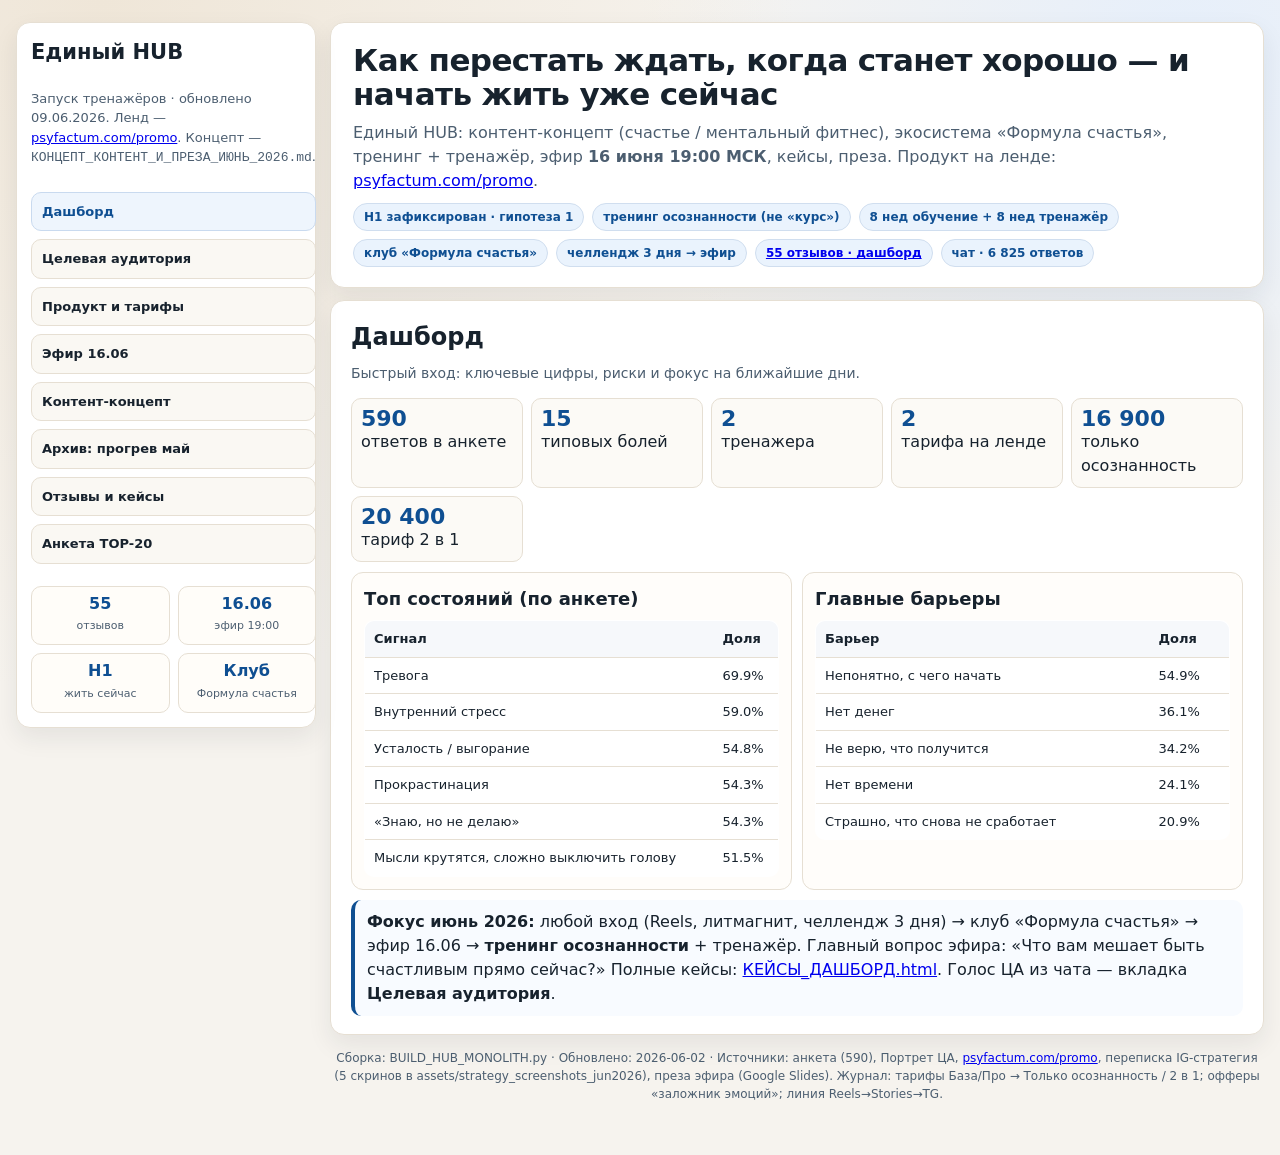
<file: osoznannost/index.html>
<!doctype html>
<html lang="ru">
<head>
  <meta name="robots" content="noindex,nofollow">
  
  <meta charset="utf-8">
  <meta name="viewport" content="width=device-width, initial-scale=1">
  <title>HUB — Запуск тренажёров (обновлено 09.06.2026)</title>
  <style>
    :root {
      --bg: #f6f3ee;
      --paper: #fff;
      --ink: #17222d;
      --muted: #4c5e70;
      --line: #e6dfd3;
      --accent: #0f4f92;
      --soft: #eaf3fd;
      --radius: 14px;
      --shadow: 0 10px 24px rgba(20, 33, 45, 0.08);
      --max: 1320px;
    }
    * { box-sizing: border-box; }
    body {
      margin: 0;
      font-family: Inter, ui-sans-serif, system-ui, -apple-system, "Segoe UI", Roboto, Arial, sans-serif;
      color: var(--ink);
      line-height: 1.5;
      background:
        radial-gradient(circle at 8% 0%, #efe6d8 0%, transparent 42%),
        radial-gradient(circle at 93% 5%, #e6effb 0%, transparent 34%),
        var(--bg);
    }
    .layout {
      max-width: var(--max);
      margin: 0 auto;
      padding: 22px 16px 40px;
      display: grid;
      grid-template-columns: 300px minmax(0, 1fr);
      gap: 14px;
    }
    .side, .panel, .hero {
      background: var(--paper);
      border: 1px solid var(--line);
      border-radius: var(--radius);
      box-shadow: var(--shadow);
    }
    .side {
      position: sticky;
      top: 12px;
      height: fit-content;
      padding: 14px;
    }
    .side h1 {
      margin: 0;
      font-size: 21px;
    }
    .side p {
      margin: 8px 0 12px;
      color: var(--muted);
      font-size: 13px;
    }
    .switches { display: grid; gap: 8px; margin-bottom: 10px; }
    .switch {
      display: block;
      padding: 9px 10px;
      border-radius: 10px;
      border: 1px solid var(--line);
      background: #faf8f3;
      font-size: 13px;
      font-weight: 600;
      cursor: pointer;
    }
    .mini {
      display: grid;
      grid-template-columns: 1fr 1fr;
      gap: 8px;
    }
    .mini div {
      border: 1px solid var(--line);
      border-radius: 10px;
      text-align: center;
      padding: 8px;
      background: #fffdf9;
    }
    .mini b {
      display: block;
      color: var(--accent);
      font-size: 16px;
      line-height: 1.1;
    }
    .mini span {
      font-size: 11px;
      color: var(--muted);
    }
    .main { display: grid; gap: 12px; }
    .hero { padding: 20px 22px; }
    .hero h2 {
      margin: 0;
      font-size: 31px;
      letter-spacing: -0.02em;
      line-height: 1.1;
    }
    .hero p {
      margin: 10px 0 0;
      color: var(--muted);
      max-width: 90ch;
    }
    .chips { margin-top: 10px; display: flex; flex-wrap: wrap; gap: 8px; }
    .chip {
      border-radius: 999px;
      border: 1px solid #d0deef;
      background: var(--soft);
      color: var(--accent);
      font-size: 12px;
      font-weight: 600;
      padding: 4px 10px;
    }
    .tabs input[type="radio"] { position: absolute; opacity: 0; pointer-events: none; }
    .panel { display: none; padding: 18px 20px; }
    .panel h2 { margin: 0; font-size: 24px; }
    .lead { margin: 8px 0 14px; color: var(--muted); font-size: 14px; }
    .grid2 { display: grid; gap: 10px; grid-template-columns: 1fr 1fr; }
    .card {
      border: 1px solid var(--line);
      border-radius: 12px;
      padding: 12px;
      background: #fffdfa;
    }
    .card h3 { margin: 0 0 8px; font-size: 18px; }
    .card h4 { margin: 8px 0 4px; font-size: 15px; }
    table {
      width: 100%;
      border-collapse: collapse;
      border: 1px solid var(--line);
      border-radius: 10px;
      overflow: hidden;
      background: #fff;
    }
    th, td {
      padding: 8px 9px;
      text-align: left;
      border-bottom: 1px solid var(--line);
      vertical-align: top;
      font-size: 13px;
    }
    th { background: #f6f8fb; font-weight: 700; }
    tr:last-child td { border-bottom: none; }
    ul, ol { margin: 8px 0 0; padding-left: 18px; }
    .summary, .hint { margin: 8px 0 0; font-size: 13px; color: var(--muted); }
    .kpi-grid {
      display: grid;
      grid-template-columns: repeat(auto-fit, minmax(150px, 1fr));
      gap: 8px;
      margin-bottom: 10px;
    }
    .kpi {
      border: 1px solid var(--line);
      border-radius: 10px;
      background: #fcfaf6;
      padding: 9px;
    }
    .kpi b { display: block; font-size: 22px; color: var(--accent); line-height: 1; }
    .callout {
      border-left: 4px solid var(--accent);
      background: #f8fbff;
      border-radius: 10px;
      padding: 10px 12px;
      margin-top: 10px;
    }
    .footer {
      text-align: center;
      margin-top: 2px;
      color: var(--muted);
      font-size: 12px;
    }
    #tab1:checked ~ .main .switches label[for="tab1"],
    #tab2:checked ~ .main .switches label[for="tab2"],
    #tab3:checked ~ .main .switches label[for="tab3"],
    #tab4:checked ~ .main .switches label[for="tab4"],
    #tab5:checked ~ .main .switches label[for="tab5"],
    #tab6:checked ~ .main .switches label[for="tab6"],
    #tab7:checked ~ .main .switches label[for="tab7"],
    #tab8:checked ~ .main .switches label[for="tab8"] {
      background: #eef5fd;
      border-color: #c9daef;
      color: var(--accent);
    }
    #tab1:checked ~ .main .p1,
    #tab2:checked ~ .main .p2,
    #tab3:checked ~ .main .p3,
    #tab4:checked ~ .main .p4,
    #tab5:checked ~ .main .p5,
    #tab6:checked ~ .main .p6,
    #tab7:checked ~ .main .p7,
    #tab8:checked ~ .main .p8 { display: block; }
    @media (max-width: 1080px) {
      .layout { grid-template-columns: 1fr; }
      .side { position: static; }
      .grid2 { grid-template-columns: 1fr; }
    }
  </style>
</head>
<body>
  <div class="tabs layout">
    <input type="radio" name="main-tab" id="tab1" checked>
    <input type="radio" name="main-tab" id="tab2">
    <input type="radio" name="main-tab" id="tab3">
    <input type="radio" name="main-tab" id="tab4">
    <input type="radio" name="main-tab" id="tab5">
    <input type="radio" name="main-tab" id="tab6">
    <input type="radio" name="main-tab" id="tab7">
    <input type="radio" name="main-tab" id="tab8">

    <aside class="side main">
      <h1>Единый HUB</h1>
      <p>Запуск тренажёров · обновлено 09.06.2026. Ленд — <a href="https://psyfactum.com/promo">psyfactum.com/promo</a>. Концепт — <code>КОНЦЕПТ_КОНТЕНТ_И_ПРЕЗА_ИЮНЬ_2026.md</code>.</p>
      <div class="switches">
        <label class="switch" for="tab1">Дашборд</label>
        <label class="switch" for="tab2">Целевая аудитория</label>
        <label class="switch" for="tab3">Продукт и тарифы</label>
        <label class="switch" for="tab4">Эфир 16.06</label>
        <label class="switch" for="tab5">Контент-концепт</label>
        <label class="switch" for="tab6">Архив: прогрев май</label>
        <label class="switch" for="tab7">Отзывы и кейсы</label>
        <label class="switch" for="tab8">Анкета TOP-20</label>
      </div>
      <div class="mini">
        <div><b>55</b><span>отзывов</span></div>
        <div><b>16.06</b><span>эфир 19:00</span></div>
        <div><b>H1</b><span>жить сейчас</span></div>
        <div><b>Клуб</b><span>Формула счастья</span></div>
      </div>
    </aside>

    <main class="main">
      <section class="hero">
        <h2>Как перестать ждать, когда станет хорошо — и начать жить уже сейчас</h2>
        <p>Единый HUB: контент-концепт (счастье / ментальный фитнес), экосистема «Формула счастья», тренинг + тренажёр, эфир <b>16 июня 19:00 МСК</b>, кейсы, преза. Продукт на ленде: <a href="https://psyfactum.com/promo">psyfactum.com/promo</a>.</p>
        <div class="chips">
          <span class="chip">H1 зафиксирован · гипотеза 1</span>
          <span class="chip">тренинг осознанности (не «курс»)</span>
          <span class="chip">8 нед обучение + 8 нед тренажёр</span>
          <span class="chip">клуб «Формула счастья»</span>
          <span class="chip">челлендж 3 дня → эфир</span>
          <span class="chip"><a href="КЕЙСЫ_ДАШБОРД.html">55 отзывов · дашборд</a></span>
          <span class="chip">чат · 6 825 ответов</span>
        </div>
      </section>

        <article class="panel p1">
        <h2>Дашборд</h2>
        <p class="lead">Быстрый вход: ключевые цифры, риски и фокус на ближайшие дни.</p>
  <div class="kpi-grid">
          <div class="kpi"><b>590</b><span>ответов в анкете</span></div>
          <div class="kpi"><b>15</b><span>типовых болей</span></div>
          <div class="kpi"><b>2</b><span>тренажера</span></div>
          <div class="kpi"><b>2</b><span>тарифа на ленде</span></div>
          <div class="kpi"><b>16 900</b><span>только осознанность</span></div>
          <div class="kpi"><b>20 400</b><span>тариф 2 в 1</span></div>
  </div>
  <div class="grid2">
          <div class="card">
            <h3>Топ состояний (по анкете)</h3>
      <table>
        <thead><tr><th>Сигнал</th><th>Доля</th></tr></thead>
              <tbody>
                <tr><td>Тревога</td><td>69.9%</td></tr>
                <tr><td>Внутренний стресс</td><td>59.0%</td></tr>
                <tr><td>Усталость / выгорание</td><td>54.8%</td></tr>
                <tr><td>Прокрастинация</td><td>54.3%</td></tr>
                <tr><td>«Знаю, но не делаю»</td><td>54.3%</td></tr>
                <tr><td>Мысли крутятся, сложно выключить голову</td><td>51.5%</td></tr>
              </tbody>
      </table>
          </div>
          <div class="card">
            <h3>Главные барьеры</h3>
      <table>
        <thead><tr><th>Барьер</th><th>Доля</th></tr></thead>
              <tbody>
                <tr><td>Непонятно, с чего начать</td><td>54.9%</td></tr>
                <tr><td>Нет денег</td><td>36.1%</td></tr>
                <tr><td>Не верю, что получится</td><td>34.2%</td></tr>
                <tr><td>Нет времени</td><td>24.1%</td></tr>
                <tr><td>Страшно, что снова не сработает</td><td>20.9%</td></tr>
              </tbody>
      </table>
  </div>
        </div>
        <div class="callout">
          <b>Фокус июнь 2026:</b> любой вход (Reels, литмагнит, челлендж 3 дня) → клуб «Формула счастья» → эфир 16.06 → <b>тренинг осознанности</b> + тренажёр. Главный вопрос эфира: «Что вам мешает быть счастливым прямо сейчас?» Полные кейсы: <a href="КЕЙСЫ_ДАШБОРД.html">КЕЙСЫ_ДАШБОРД.html</a>. Голос ЦА из чата — вкладка <b>Целевая аудитория</b>.
        </div>
  </article>

        <article class="panel p2">
        <h2>Целевая аудитория</h2>
        <p class="lead">Максимально полный рабочий срез по ЦА: кто они, как описывают состояние, чего хотят, чего боятся и какие формулировки работают в коммуникации.</p>

        <div class="card">
          <h3>Кто они (соцдем + контекст)</h3>
      <table>
            <thead><tr><th>Срез</th><th>Данные</th><th>Что это значит для запуска</th></tr></thead>
            <tbody>
              <tr><td>Возраст</td><td>Ядро 30–39 (40–45%), второй слой 40–49 (25–30%)</td><td>Это взрослая аудитория с накопленным стрессом, опытом и ответственностью.</td></tr>
              <tr><td>Профиль</td><td>Офис, digital/фриланс, помогающие специалисты, самозанятые</td><td>Высокая когнитивная нагрузка, много решений, мало восстановления.</td></tr>
              <tr><td>Формат жизни</td><td>Наем 45–50%, фриланс 30–35%, предприниматели 15–20%</td><td>У части стабильность внешняя, но внутренняя турбулентность; у части нестабильность и снаружи, и внутри.</td></tr>
            </tbody>
      </table>
          <p class="hint">Общий портрет: функционирующие взрослые люди, которые «держатся», но платят за это тревогой, усталостью и срывами.</p>
  </div>

        <div class="grid2">
          <div class="card">
            <h3>Как они описывают состояние (язык респондентов)</h3>
    <table>
              <thead><tr><th>Кластер</th><th>Доля</th><th>Прямые формулировки</th></tr></thead>
              <tbody>
                <tr><td>Тревога и напряжение</td><td>~72%</td><td>«тревога», «внутренний стресс», «тревога вечером»</td></tr>
                <tr><td>Мысли и «невыключаемая голова»</td><td>~64%</td><td>«мысли крутятся», «сложно выключить голову»</td></tr>
                <tr><td>Истощение / выгорание</td><td>~57%</td><td>«усталость», «выгорела», «нет сил»</td></tr>
                <tr><td>Паралич в действиях</td><td>~48%</td><td>«знаю, но не делаю», «не могу начать»</td></tr>
                <tr><td>Срывы и вина</td><td>~41%</td><td>«срываюсь», «потом чувство вины»</td></tr>
                <tr><td>Пустота / потеря смысла</td><td>~33%</td><td>«жизнь проходит мимо», «пустота», «апатия»</td></tr>
              </tbody>
    </table>
          </div>
          <div class="card">
            <h3>Что беспокоит vs что хотят решить</h3>
    <table>
              <thead><tr><th>Вопрос</th><th>Топ-ответы</th></tr></thead>
              <tbody>
                <tr><td>Что беспокоит сильнее всего</td><td>Финансы (~58%), будущее/неопределенность (~52%), работа/реализация (~46%)</td></tr>
                <tr><td>Если решить 1 проблему за 2 месяца</td><td>Внутреннее состояние/тревога (~44%), деньги (~26%), работа (~22%)</td></tr>
              </tbody>
    </table>
            <p class="summary">Ключевой инсайт: человек заходит через внешние проблемы, но в решение выбирает внутреннее состояние. Это центральная логика всех сообщений в прогреве и на лендах.</p>
      </div>
      </div>

  <div class="grid2">
          <div class="card">
            <h3>Что уже пробовали (а значит, нельзя общаться «с нуля»)</h3>
            <ul>
              <li><b>52–55%</b> — самообучение (книги, видео, статьи).</li>
              <li><b>38–40%</b> — психолог/терапия.</li>
              <li><b>34–36%</b> — практики (медитации, дыхание, осознанность).</li>
              <li><b>28–30%</b> — курсы/обучение.</li>
              <li><b>20–25%</b> — разовые попытки «справиться самой».</li>
      </ul>
            <p class="summary">Вывод: аудитория не новичок в теме. Слабое место — не отсутствие информации, а отсутствие системы и регулярной тренировки реакции.</p>
          </div>
          <div class="card">
            <h3>Что хотят получить (ценность результата)</h3>
            <ul>
              <li><b>62–65%</b> — спокойствие, снижение тревоги.</li>
              <li><b>48–50%</b> — контроль мыслей, «выключать голову».</li>
              <li><b>44–46%</b> — энергия, ресурс, восстановление.</li>
              <li><b>36–38%</b> — начать действовать, перестать откладывать.</li>
              <li><b>32–34%</b> — уверенность и внутренняя опора.</li>
      </ul>
            <p class="summary">Люди покупают не «психологию», а переход: от внутреннего хаоса к спокойствию, ясности, энергии и действию.</p>
          </div>
  </div>

    <div class="grid2">
          <div class="card">
            <h3>Что мешает начать (барьеры покупки/входа)</h3>
            <table>
              <thead><tr><th>Барьер</th><th>Доля</th><th>Как снимать</th></tr></thead>
              <tbody>
                <tr><td>Сомнения, недоверие к результату</td><td>46–48%</td><td>Кейсы «было/стало», маленькие изменения в быту, не обещания чуда.</td></tr>
                <tr><td>Деньги</td><td>34–36%</td><td>Фрейм «цена бездействия» + ценность структуры + рассрочка/этапность.</td></tr>
                <tr><td>Нет времени, перегруз</td><td>28–30%</td><td>Акцент на 10–15 минут, короткие протоколы в моменте.</td></tr>
                <tr><td>Нет сил/ресурса</td><td>26–28%</td><td>Заход через «мягкий старт», низкий порог входа, без перегруза теорией.</td></tr>
              </tbody>
            </table>
      </div>
          <div class="card">
            <h3>Что самое непонятное для них</h3>
            <ul>
              <li>«Почему со мной это происходит?» (54–56%).</li>
              <li>«Как управлять состоянием в моменте?» (48–50%).</li>
              <li>«Как остановить мысли?» (42–44%).</li>
              <li>«Почему знаю, но не действую?» (36–38%).</li>
              <li>«Как связать всё в систему, а не в набор советов?» (22–25%).</li>
        </ul>
            <p class="summary">Главный методический ответ для ЦА: «понимание не равно реакция; реакция меняется через тренировку навыка».</p>
      </div>
    </div>

        <div class="card">
          <h3>Операционные сегменты для контента и продаж</h3>
    <table>
            <thead><tr><th>Сегмент</th><th>Состояние</th><th>Ключевой заход</th><th>Что предлагаем первым шагом</th></tr></thead>
            <tbody>
              <tr><td>«Голова не выключается»</td><td>Мысли, тревога, бессонница</td><td>Показать цикл «мысли -> напряжение -> истощение»</td><td>Короткие практики осознанности и переключения</td></tr>
              <tr><td>«Знаю, но не делаю»</td><td>Прокрастинация, вина, ступор</td><td>Развести знание и автоматическую реакцию</td><td>Протокол «пауза -> выбор -> действие»</td></tr>
              <tr><td>«Срываюсь на близких»</td><td>Раздражительность, импульсивность</td><td>Нормализовать, убрать стыд, дать инструменты в моменте</td><td>Практики самоуспокоения и стрессоустойчивости</td></tr>
              <tr><td>«Живу в выживании»</td><td>Усталость, пустота, потеря смысла</td><td>Вернуть идею «маленьких регулярных шагов»</td><td>Мягкая система 10–15 минут в день</td></tr>
            </tbody>
    </table>
        </div>

        <div class="card">
          <h3>Язык и формулировки, которые нельзя терять</h3>
          <p class="summary">Использовать почти дословно: «мысли крутятся», «сложно выключить голову», «знаю, но не делаю», «жизнь проходит мимо», «не понимаю, что со мной», «хочу жить, а не выживать», «нужен понятный алгоритм в моменте».</p>
          <p class="summary">Не уходить в сухую терминологию и абстрактные «эмоции». Заходить через конкретные жизненные ситуации, а объяснение механики давать в подкастах/эфире.</p>
        </div>

        <div class="card">
          <h3>Чат закрытого канала · что пишут участники</h3>
          <p class="summary">Ответы людей под постами и в обсуждении — не анкета, а живой язык: ситуации, страхи, вопросы к Наташе, реакция на практики. Чат предзаписи «Формула счастья» только запущен (март 2026) — пока без накопленной переписки. Ниже — архив чата обсуждения курса «Страх. Тревога. Беспокойство»: та же аудитория, тот же формат ответов на контент.</p>

          <div class="kpi-grid" style="margin:12px 0">
            <div class="kpi"><b>6 825</b><span>сообщений участников</span></div>
            <div class="kpi"><b>69</b><span>человек писали</span></div>
            <div class="kpi"><b>1 100</b><span>ответов под постами</span></div>
            <div class="kpi"><b>51%</b><span>развёрнутые ответы</span></div>
          </div>

          <table>
            <thead><tr><th>О чём пишут чаще всего</th><th>Доля сообщений*</th><th>Как использовать в контенте</th></tr></thead>
            <tbody>
              <tr><td>Вопросы к эксперту</td><td>22%</td><td>Блоки «вы спрашивали» на эфире, FAQ в клубе, снятие барьера «непонятно как устроено»</td></tr>
              <tr><td>Тревога и страх</td><td>14%</td><td>Актуальность: внешняя ситуация → внутренняя реакция; не «у вас расстройство»</td></tr>
              <tr><td>Благодарность, «помогло»</td><td>14%</td><td>Микро-результаты после практик: «уже результат», «легче отвечалось»</td></tr>
              <tr><td>Мысли, накрутка в голове</td><td>11%</td><td>Reels и слайды 45–51 презы: «мыслемешалка», «накрутила — не спала»</td></tr>
              <tr><td>Отношения, семья, дети</td><td>10%</td><td>Ситуации в блоке актуальности: срывы на близких, вина, ловушка</td></tr>
              <tr><td>Работа, деньги, нагрузка</td><td>5%</td><td>Внешний триггер: совещание, вакансии, выгорание, «не могу за руль»</td></tr>
              <tr><td>Срывы, эмоции, тело</td><td>4%</td><td>Цепочка стимул → мысль → эмоция → реакция (как на созвоне с Наташей)</td></tr>
              <tr><td>Практики и домашки</td><td>3%</td><td>«Где урок?», «куда отправить ДЗ?» — заранее закрыть в продаже доступа</td></tr>
            </tbody>
          </table>
          <p class="hint">* Одно сообщение может попадать в несколько тем. Остальное — короткие реплики, организационные ответы, обсуждение формата.</p>

          <h4 style="margin:16px 0 8px;font-size:15px">Живые формулировки из чата (для постов и презы)</h4>
          <ul>
            <li>«Почти всё вызывает тревогу — но когда прислушиваюсь к ощущениям, а не мозгу, легче отвечается»</li>
            <li>«Накрутила себя — не спала всю ночь» (ожидание врача, ожидание плохого)</li>
            <li>«Ушла далеко от дома — и сразу мысль: вдруг захочу в туалет и не добегу»</li>
            <li>«Сбежала с работы от выгорания и невроза — и снова читаю похожие вакансии»</li>
            <li>«Делая задание, поняла: моё “ровное” отношение к поездкам — это избегание»</li>
            <li>«Результат был быстрее, чем гонять лабиринты в голове» (про записывать мысли)</li>
            <li>«Курс потрясающий — впервые хочу распечатать, а не просто послушать»</li>
          </ul>

          <div class="callout" style="margin-top:12px">
            <b>Стыковка с анкетой:</b> в чате чаще звучит <em>ситуация + телесная реакция + вопрос «что делать в моменте»</em>, в анкете — обобщения («тревога 70%»). Для эфира и блока 40–136 берём чатовый формат: сначала жизненная сцена, потом симптом, потом навык.
          </div>
        </div>

        <div class="card">
          <h3>Топ-формулировки по каждому вопросу анкеты (операционная выборка)</h3>
    <table>
            <thead><tr><th>Вопрос анкеты</th><th>Топ повторяющихся ответов (язык ЦА)</th></tr></thead>
      <tbody>
              <tr><td>1) Кто вы / контекст</td><td>«работаю головой», «постоянная нагрузка», «ответственность», «много задач», «не успеваю восстанавливаться», «работа+дом», «нестабильность», «тяну всё сама», «на автопилоте», «мало ресурса»</td></tr>
              <tr><td>2) Как описываете состояние</td><td>«тревога», «мысли крутятся», «не могу выключить голову», «напряжение внутри», «усталость», «выгорание», «знаю, но не делаю», «срываюсь», «вина», «жизнь проходит мимо»</td></tr>
              <tr><td>3) Какие трудности беспокоят</td><td>«деньги», «будущее», «работа», «нестабильность», «неопределенность», «не знаю как дальше», «прокрастинация», «страх ошибиться», «тревога», «не вывожу»</td></tr>
              <tr><td>4) Если решить 1 проблему за 2 месяца</td><td>«избавиться от тревоги», «спокойствие», «внутреннее состояние», «не накручивать», «перестать откладывать», «больше энергии», «уверенность», «понимать что делать», «стабильность», «ясная голова»</td></tr>
              <tr><td>5) Что уже пробовали</td><td>«книги», «видео», «психолог», «терапия», «медитации», «дыхательные практики», «курсы», «пыталась сама», «отвлекаться», «ничего системного»</td></tr>
              <tr><td>6) Самый ценный результат</td><td>«спокойствие», «перестать тревожиться», «выключать голову», «энергия», «начать действовать», «уверенность», «опора», «жить, а не выживать», «сон», «меньше срывов»</td></tr>
              <tr><td>7) Как изменится жизнь после решения</td><td>«внутри тихо», «ясная голова», «больше сил», «легче жить», «меньше напряжения», «действую», «не откладываю», «лучше отношения», «больше радости», «есть контроль»</td></tr>
              <tr><td>8) Что мешает начать</td><td>«не верю, что поможет», «дорого», «нет времени», «нет сил», «боюсь, что снова не получится», «не знаю, с чего начать», «откладываю», «скепсис», «перегруз», «не готова»</td></tr>
              <tr><td>9) Что непонятно в себе</td><td>«почему я так реагирую», «что со мной происходит», «как остановить мысли», «как справляться в моменте», «как не срываться», «почему знаю, но не делаю», «как успокоиться», «как вернуть контроль», «как выбраться», «как связать всё в систему»</td></tr>
      </tbody>
    </table>
          <p class="hint">Этот блок сделан как рабочая «словарная база» для постов, ленда, эфира и скриптов ОП: берём формулировки максимально близко к оригинальному языку ЦА.</p>
        </div>
  </article>

      <article class="panel p3">
        <h2>Продукт и тарифы</h2>
        <p class="lead">Актуальная сетка — на ленде <a href="https://psyfactum.com/promo">psyfactum.com/promo</a> (июнь 2026). Старая схема «База 15 300 / компакт 4 недели» снята с промо.</p>
  <div class="grid2">
          <div class="card">
            <h3>Тренинг осознанности (8 недель)</h3>
      <ul>
              <li>16 модулей, 55 уникальных практик — каждый день новый урок на GetCourse.</li>
              <li>Не «курс-лекция»: система что / как / зачем. Полноценный продукт.</li>
              <li>Определение: заметить сейчас → сопоставить с целями → выбрать действие.</li>
      </ul>
          </div>
          <div class="card">
            <h3>Тренажёр (8 недель после тренинга)</h3>
      <ul>
              <li>Telegram: каждый день одна практика для <b>закрепления навыков</b>.</li>
              <li>Практики из пройденного — в <b>случайном порядке</b> (не 55 новых).</li>
              <li>Метафора: инструктор в зале → самостоятельные тренировки после.</li>
      </ul>
          </div>
        </div>

        <div class="card">
          <h3>Тарифы на ленде (psyfactum.com/promo)</h3>
          <table>
            <thead><tr><th>Тариф</th><th>Что внутри</th><th>Доступ</th><th>Цена</th><th>Рассрочка</th></tr></thead>
            <tbody>
              <tr>
                <td><b>Только осознанность</b></td>
                <td>8 недель тренинга: 16 модулей, 55 практик, ежедневные уроки + <b>8 недель тренажёра</b> (практика каждый день в Telegram)</td>
                <td><b>16 недель</b> программа (8+8); материалы на платформе сохраняются</td>
                <td><b>16 900 ₽</b></td>
                <td>от 2 816 ₽/мес</td>
              </tr>
              <tr>
                <td><b>Тариф «2 в 1»</b></td>
                <td>Осознанность (как выше) + 6-недельный тренинг стрессоустойчивости: 10 уроков, 44 практики, 6 лекций про расстройства от стресса, навыки для кризисных ситуаций</td>
                <td>14 недель обучения + <b>14 недель</b> доп. доступа</td>
                <td><b>20 400 ₽</b></td>
                <td>от 3 400 ₽/мес</td>
              </tr>
            </tbody>
          </table>
          <p class="hint">На ленде: персональный промокод привязан к email — цена пересчитывается после ввода почты. В эфире и скрипах ОП использовать названия «Только осознанность» и «2 в 1», не «База/Про».</p>
        </div>

        <div class="card callout">
          <h3>Как объяснять продукт на эфире (обязательно в презе)</h3>
          <p class="summary">Фиксация из переписки: без этого блока в чате <b>2000% спросят</b> про доступ при «2 в 1». Скрины: <code>06_product_structure_trainers_access.png</code>, <code>07_access_logic_2v1_qa.png</code>.</p>
          <p class="summary"><b>Вопрос аудитории:</b> «Покупаю осознанность + стрессоустойчивость в 2 в 1. Была 8-недельная программа — а сколько потом доступ?»</p>
          <p class="summary"><b>Что продаём по сути:</b> <b>тренинг осознанности</b> + тренажёр (+ в «2 в 1» — тренинг стрессоустойчивости и второй тренажёр). Слово «курс» в коммуникации не использовать.</p>
          <ol>
            <li><b>Основная программа</b> — 8 недель (тренинг осознанности: уроки + практики на платформе).</li>
            <li><b>Сразу после 8 недель</b> — открывается <b>тренажёр осознанности</b> (те же практики, напоминания «сегодня/завтра», <b>рандомный порядок</b>).</li>
            <li><b>Свобода старта тренажёра:</b> доступ даём сразу — можно продолжать практики <b>сразу</b> или <b>позже</b>, когда закончите курс стрессоустойчивости; как удобно участнику.</li>
            <li><b>Тариф «2 в 1»:</b> + курс стрессоустойчивости (6 нед) + <b>тренажёр стрессоустойчивости</b>.</li>
            <li><b>Доступ к обоим тренажёрам</b> — до истечения <b>16 недель</b>.</li>
            <li><b>Итого доступ</b> — <b>28 недель</b> с момента старта первого тренинга.</li>
          </ol>
          <p class="summary"><b>Одна фраза для слайда:</b> «8 недель — курс. Потом тренажёр: каждый день одна практика, без выбора “что делать”. 16 недель — оба тренажёра, 28 недель — весь доступ».</p>
          <p class="hint"><b>Сверка с лендом:</b> на <a href="https://psyfactum.com/promo">promo</a> у «2 в 1» указано «14 недель + 14 недель доступа» (= 28) — совпадает. У «Только осознанность» на ленде «8 + 4 недели» — уточнить у Наташи, входит ли только тренажёр осознанности на 16 нед или короче; в презе для 2 в 1 говорить 28 недель.</p>
        </div>

        <div class="card">
          <h3>Копирайт ленда (синхрон с promo)</h3>
          <p class="summary"><b>H1 эфира (зафиксирован):</b> Как перестать ждать, когда станет хорошо, и начать жить уже сейчас — с помощью практик осознанности, даже когда внутри тревога, злость, боль и усталость.</p>
          <p class="summary"><b>H1 ленда (promo, пока старый):</b> тревога / тонуть в эмоциях — обновить под эфир или оставить широкий вход.</p>
          <p class="summary"><b>Микро-обещания (блок над CTA):</b> не тонуть в обиде · не застревать в тревоге · не накручивать себя · не срываться · спокойнее реагировать на стресс.</p>
          <p class="summary"><b>Метафора продукта:</b> «Это как фитнес, но не для тела, а для мозга и психики» · 10–15 минут в день · короткие практики ежедневно.</p>
          <p class="summary"><b>6 результатов (нумерация на ленде):</b> управлять состоянием → регулировать мысли → не срываться → спокойнее в сложные периоды → пауза между эмоцией и действием → не откладывать жизнь на автопилоте.</p>
        </div>

        <div class="card">
          <h3>Офферы (основа + докрутки под ЦА)</h3>
          <p class="summary"><b>Креативная основа (эфир / Reels / клуб):</b> H1 «перестать ждать — начать жить сейчас». «Заложник эмоций» — только узкие Reels, не главный оффер.</p>
          <p class="summary"><b>Главный развёрнутый:</b> Как перестать быть заложником эмоций — и перестать проваливаться в тревогу, срываться на близких и жить на автопилоте.</p>
          <p class="summary"><b>Короткий (обложка):</b> Как перестать быть заложником эмоций — когда мысли крутятся, а понимание не меняет реакции.</p>
          <p class="summary"><b>В формате Reels-примеров (та же основа):</b></p>
          <ul>
            <li>5 ошибок в работе с эмоциями, из-за которых вы снова становитесь их заложником — даже когда «всё понимаете»</li>
            <li>Как перестать быть заложником эмоций — за 15 минут в день</li>
            <li>Как работать с автоматическими реакциями и перестать быть заложником эмоций</li>
            <li>Как перестать быть заложником эмоций — и наконец жить, а не выживать</li>
          </ul>
          <p class="hint">Ленд использует другой H1 (тревога / тонуть в эмоциях) — это нормально: ленд = широкий вход, эфир/Reels = «заложник эмоций» + узнавание.</p>
        </div>

        <div class="card">
          <h3>Карта продукта: 16 модулей (что внутри и какой прикладной эффект)</h3>
        <table>
            <thead><tr><th>Модуль</th><th>Что тренируем</th><th>Прикладной эффект для человека</th></tr></thead>
            <tbody>
              <tr><td>01 Осознанность</td><td>Стартовая диагностика, база внимания</td><td>Понимает свою исходную точку и триггеры.</td></tr>
              <tr><td>02 Наблюдение</td><td>Замечать внутренние/внешние стимулы</td><td>Раньше ловит «момент реакции», меньше автопилота.</td></tr>
              <tr><td>03 Описание</td><td>Перевод переживания в факт и слова</td><td>Меньше когнитивного хаоса и слияния с эмоцией.</td></tr>
              <tr><td>04 Участие</td><td>Включенность в текущий момент</td><td>Меньше избегания и отстраненности.</td></tr>
              <tr><td>05 Безоценочность</td><td>Отделять факт от оценки</td><td>Снижается внутренний конфликт и реактивность.</td></tr>
              <tr><td>06 Однонаправленность</td><td>Фокус на одной задаче</td><td>Рост концентрации и завершения дел.</td></tr>
              <tr><td>07 Мудрые решения</td><td>Пауза перед действием</td><td>Меньше импульсивных шагов в стрессе.</td></tr>
              <tr><td>08 Эффективность</td><td>Выбор поведения по цели</td><td>Больше управляемости, меньше конфликтности.</td></tr>
              <tr><td>09 Самоуспокоение</td><td>DBT-протоколы быстрой регуляции</td><td>Быстрее снижает стресс и телесное напряжение.</td></tr>
              <tr><td>10 Принятие реальности</td><td>Радикальное принятие, поворот сознания</td><td>Меньше сопротивления, больше реального действия.</td></tr>
              <tr><td>11 Готовность</td><td>Навык действовать при внутреннем «не хочу»</td><td>Проще делать важное, даже когда тяжело.</td></tr>
              <tr><td>12 Осознанные действия</td><td>Интеграция навыков в рутину</td><td>Навык закрепляется в обычной жизни, не «на вдохновении».</td></tr>
              <tr><td>13 Примирение противоположностей</td><td>Баланс между крайностями</td><td>Меньше эмоциональных качелей.</td></tr>
              <tr><td>14 Любовь и сострадание</td><td>Самоподдержка без потери эффективности</td><td>Снижается самокритика, растёт устойчивость.</td></tr>
              <tr><td>15 Оценка результатов</td><td>Финальная переоценка динамики</td><td>Видит прогресс фактами, а не «кажется/не кажется».</td></tr>
              <tr><td>16 Проф. модуль</td><td>Перенос навыков в клиентскую работу</td><td>Для специалистов: применение методики в практике.</td></tr>
            </tbody>
        </table>
      </div>

        <div class="card">
          <h3>Матрица практик: зачем они нужны и что дают</h3>
        <table>
            <thead><tr><th>Тип практики</th><th>Зачем</th><th>Измеримый/наблюдаемый эффект</th></tr></thead>
            <tbody>
              <tr><td>Дыхание</td><td>Снизить пик физиологической тревоги</td><td>Быстрее выход из состояния «накрыло».</td></tr>
              <tr><td>Релаксация</td><td>Снять накопленный телесный зажим</td><td>Меньше фонового напряжения и истощения.</td></tr>
              <tr><td>Отвлечение</td><td>Разорвать руминативную петлю</td><td>Меньше «залипания» в мыслях на часы.</td></tr>
              <tr><td>Самоуспокоение</td><td>Перенести эмоцию без срыва</td><td>Снижение реактивности в сложном диалоге/конфликте.</td></tr>
              <tr><td>Улучшение момента</td><td>Прожить тяжелый отрезок более управляемо</td><td>Меньше разрушительных действий в кризисе.</td></tr>
              <tr><td>Письменные практики</td><td>Структурировать переживания и решения</td><td>Яснее следующий шаг, меньше внутреннего шума.</td></tr>
              <tr><td>Скорая помощь</td><td>Экстренный протокол в остром стрессе</td><td>Есть конкретный алгоритм «что делать прямо сейчас».</td></tr>
            </tbody>
        </table>
          <p class="hint">Сильный смысл для упаковки: курс не про «узнать», а про «натренировать реакцию» через короткие повторяемые шаги.</p>
      </div>
  
<!-- AUTO_MODULE_REGISTRY_START -->
<div class="card">
<h3>Полный поурочный реестр модулей (внутри HUB)</h3>
<p class="summary">Ниже раскрыт каждый из 16 модулей: что включает, что делаем, какой прикладной результат и список файлов уроков/раздаток.</p>
<table>
<thead><tr><th>Модуль</th><th>Что включает</th><th>Что делаем / результат</th></tr></thead><tbody>
<tr><td><b>01 Модуль 1. Осознанность</b><br><span class="hint">PDF: 2</span></td><td>День 1. Рабочий лист. Стартовые показатели.pdf, День 1. Раздаточный материал. Осознанность.pdf</td><td>вводная модель, стартовая диагностика проблем/целей и базы внимания.</td></tr>
<tr><td><b>02 Модуль 2. Навык наблюдения</b><br><span class="hint">PDF: 11</span></td><td>День 10. Рабочий лист.  Практика наблюдения за побуждениями к действию.pdf, День 11. Рабочий лист. Практика наблюдения путём расширения сознания.pdf, День 2. Модуль 2. Навык наблюдения.pdf +8 файлов</td><td>тренировка замечать внешние и внутренние стимулы без автопилота.</td></tr>
<tr><td><b>03 Модуль 3. Навык описания</b><br><span class="hint">PDF: 10</span></td><td>День 12. Модуль 3. Навык описания.pdf, День 12. Рабочий лист. Практика описания того, что вы видите глазами.pdf, День 13. Рабочий лист. Практика описания того, что вы слышите.pdf +7 файлов</td><td>перевод переживаний в слова и факты вместо слияния с эмоцией.</td></tr>
<tr><td><b>04 Модуль 4. Навык участия</b><br><span class="hint">PDF: 4</span></td><td>День 20. Модуль 4. Навык участия.pdf, День 20. Рабочий лист. Практика участия в обратном письме.pdf, День 21. Рабочий лист. Практика участия с яйцами.pdf +1 файлов</td><td>включенность в текущий опыт, снижение отстраненности и избегания.</td></tr>
<tr><td><b>05 Модуль 5. Навык безоценочности</b><br><span class="hint">PDF: 10</span></td><td>День 23. Модуль 5. Навык безоценочности.pdf, День 23. Рабочий лист. Практика наблюдения за оценочными мыслями.pdf, День 24. Рабочий лист. Практика подсчёта оценочных мыслей.pdf +7 файлов</td><td>отделение фактов от оценок, уменьшение внутренней критики и реактивности.</td></tr>
<tr><td><b>06 Модуль 6. Навык однонаправленности</b><br><span class="hint">PDF: 4</span></td><td>День 31. Модуль 6. Навык однонаправленности.pdf, День 31. Рабочий лист. Практика сравнения однонаправленности и многозадачности.pdf, День 32. Рабочий лист. Практика восприятия времени.pdf +1 файлов</td><td>фокус на одной задаче, снижение хаоса многозадачности.</td></tr>
<tr><td><b>07 Модуль 7. Навык принятия мудрых решений</b><br><span class="hint">PDF: 5</span></td><td>День 34. Модуль 7. Навык принятия мудрых решений.pdf, День 34. Рабочий лист. Практика камешек в озере.pdf, День 35. Рабочий лист. Практика спуск по винтовой лестнице.pdf +2 файлов</td><td>доступ к &quot;мудрому разуму&quot; и паузе перед импульсивным действием.</td></tr>
<tr><td><b>08 Модуль 8. Навык эффективности</b><br><span class="hint">PDF: 3</span></td><td>День 38. Модуль 8. Навык эффективности.pdf, День 38. Рабочий лист. Практика наблюдения за враждебностью.pdf, День 39. Рабочий лист. Практика наблюдения за правотой.pdf</td><td>выбор поведения по целям, а не по правоте/враждебности.</td></tr>
<tr><td><b>09 Модуль 9. Навык самоуспокоения</b><br><span class="hint">PDF: 6</span></td><td>День 40. Рабочий лист. Практика пошагового сканирования тела.pdf, День 41. Рабочий лист. Практика пошагового осознания ощущений.pdf, День 42. Рабочий лист. Практика осознанности к текущим эмоциям.pdf +3 файлов</td><td>быстрые DBT-практики снижения стресса, эмоционального и телесного напряжения.</td></tr>
<tr><td><b>10 Модуль 10. Навык принятия реальности</b><br><span class="hint">PDF: 2</span></td><td>День 46. Рабочий лист. Практика радикального принятия.pdf, День 47. Рабочий лист. Практика поворота сознания.pdf</td><td>радикальное принятие и поворот сознания от сопротивления к действию.</td></tr>
<tr><td><b>11 Модуль 11. Навык готовности</b><br><span class="hint">PDF: 2</span></td><td>День 48. Рабочий лист. Практика полуулыбки и ладоней готовности.pdf, День 49. Рабочий лист. Практика готовности.pdf</td><td>развитие поведенческой готовности через телесные и ментальные якоря.</td></tr>
<tr><td><b>12 Модуль 12. Навыки осознанных действий</b><br><span class="hint">PDF: 2</span></td><td>День 50. Рабочий лист. Практика «Пять минут мудрого разума».pdf, День 51. Рабочий лист. Практика мудрого разума в рутине повседневных дел.pdf</td><td>внедрение навыка мудрого разума в ежедневную рутину.</td></tr>
<tr><td><b>13 Модуль 13. Навык примирения противоположностей</b><br><span class="hint">PDF: 2</span></td><td>День 52. Рабочий лист. Практика следования срединному пути (1).pdf, День 53. Рабочий лист. Практика следования срединному пути (2).pdf</td><td>баланс между крайностями (контроль/потакание, изменить/принять).</td></tr>
<tr><td><b>14 Модуль 14. Навык любви и сострадания</b><br><span class="hint">PDF: 2</span></td><td>День 54. Рабочий лист. Практика любящей доброты к себе.pdf, День 55. Рабочий лист. Практика любящей доброты к другому человеку.pdf</td><td>развитие доброжелательности к себе и другим как стабилизатора контакта.</td></tr>
<tr><td><b>15 Модуль 15. Оценка результатов</b><br><span class="hint">PDF: 2</span></td><td>День 56. Рабочий лист. Практика «Найди то, что ты раньше не замечал».pdf, Финальная оценка.pdf</td><td>финальная переоценка симптомов, целей и динамики изменений.</td></tr>
<tr><td><b>16 Профессиональный модуль</b><br><span class="hint">PDF: 3</span></td><td>Рабочий лист. Профессиональный модуль. Урок 1.pdf, Рабочий лист. Профессиональный модуль. Урок 2.pdf, Рабочий лист. Профессиональный модуль. Урок 3.pdf</td><td>перенос навыков в работу с клиентами (для специалистов).</td></tr>
</tbody></table>
<details><summary><b>01 Модуль 1. Осознанность</b> — список уроков/раздаток (2)</summary><ul>
<li><code>01 Модуль 1. Осознанность/01 День 1/День 1. Рабочий лист. Стартовые показатели.pdf</code></li>
<li><code>01 Модуль 1. Осознанность/01 День 1/День 1. Раздаточный материал. Осознанность.pdf</code></li>
</ul></details>
<details><summary><b>02 Модуль 2. Навык наблюдения</b> — список уроков/раздаток (11)</summary><ul>
<li><code>02 Модуль 2. Навык наблюдения/День 10/День 10. Рабочий лист.  Практика наблюдения за побуждениями к действию.pdf</code></li>
<li><code>02 Модуль 2. Навык наблюдения/День 11/День 11. Рабочий лист. Практика наблюдения путём расширения сознания.pdf</code></li>
<li><code>02 Модуль 2. Навык наблюдения/День 2/День 2. Модуль 2. Навык наблюдения.pdf</code></li>
<li><code>02 Модуль 2. Навык наблюдения/День 2/День 2. Рабочий лист. Практика наблюдения с помощью глаз.pdf</code></li>
<li><code>02 Модуль 2. Навык наблюдения/День 3/День 3. Рабочий лист. Практика наблюдения за звуками.pdf</code></li>
<li><code>02 Модуль 2. Навык наблюдения/День 4/День 4. Рабочий лист. Практика наблюдения за запахами.pdf</code></li>
<li><code>02 Модуль 2. Навык наблюдения/День 5/День 5. Рабочий лист. Практика наблюдения за вкусом.pdf</code></li>
<li><code>02 Модуль 2. Навык наблюдения/День 6/День 6. Рабочий лист. Практика наблюдения с помощью кожи.pdf</code></li>
<li><code>02 Модуль 2. Навык наблюдения/День 7/День 7. Рабочий лист. Практика наблюдения за дыханием.pdf</code></li>
<li><code>02 Модуль 2. Навык наблюдения/День 8/День 8. Рабочий лист. Практика наблюдения за воспоминаниями.pdf</code></li>
<li><code>02 Модуль 2. Навык наблюдения/День 9/День 9. Рабочий лист. Практика наблюдения за мыслями.pdf</code></li>
</ul></details>
<details><summary><b>03 Модуль 3. Навык описания</b> — список уроков/раздаток (10)</summary><ul>
<li><code>03 Модуль 3. Навык описания/День 12/День 12. Модуль 3. Навык описания.pdf</code></li>
<li><code>03 Модуль 3. Навык описания/День 12/День 12. Рабочий лист. Практика описания того, что вы видите глазами.pdf</code></li>
<li><code>03 Модуль 3. Навык описания/День 13/День 13. Рабочий лист. Практика описания того, что вы слышите.pdf</code></li>
<li><code>03 Модуль 3. Навык описания/День 14/День 14. Рабочий лист. Практика описания лица человека.pdf</code></li>
<li><code>03 Модуль 3. Навык описания/День 15/День 15. Рабочий лист. Практика описания действий человека.pdf</code></li>
<li><code>03 Модуль 3. Навык описания/День 16/День 16. Рабочий лист. Практика описания своих мыслей.pdf</code></li>
<li><code>03 Модуль 3. Навык описания/День 17/День 17. Рабочий лист. Практика описания своих телесных ощущений.pdf</code></li>
<li><code>03 Модуль 3. Навык описания/День 18/День 18. Рабочий лист. Практика описания своего дыхания.pdf</code></li>
<li><code>03 Модуль 3. Навык описания/День 19/День 19. Рабочий лист. Практика описания эмоций.pdf</code></li>
<li><code>03 Модуль 3. Навык описания/День 19/День 19. Раздаточный материал. Навык описания.pdf</code></li>
</ul></details>
<details><summary><b>04 Модуль 4. Навык участия</b> — список уроков/раздаток (4)</summary><ul>
<li><code>04 Модуль 4. Навык участия/День 20/День 20. Модуль 4. Навык участия.pdf</code></li>
<li><code>04 Модуль 4. Навык участия/День 20/День 20. Рабочий лист. Практика участия в обратном письме.pdf</code></li>
<li><code>04 Модуль 4. Навык участия/День 21/День 21. Рабочий лист. Практика участия с яйцами.pdf</code></li>
<li><code>04 Модуль 4. Навык участия/День 22/День 22. Рабочий лист. Практика участия в танце.pdf</code></li>
</ul></details>
<details><summary><b>05 Модуль 5. Навык безоценочности</b> — список уроков/раздаток (10)</summary><ul>
<li><code>05 Модуль 5. Навык безоценочности/День 23/День 23. Модуль 5. Навык безоценочности.pdf</code></li>
<li><code>05 Модуль 5. Навык безоценочности/День 23/День 23. Рабочий лист. Практика наблюдения за оценочными мыслями.pdf</code></li>
<li><code>05 Модуль 5. Навык безоценочности/День 24/День 24. Рабочий лист. Практика подсчёта оценочных мыслей.pdf</code></li>
<li><code>05 Модуль 5. Навык безоценочности/День 25/День 25. Рабочий лист. Практика наблюдения за проявлениями, которые сопровождают оценочные суждения.pdf</code></li>
<li><code>05 Модуль 5. Навык безоценочности/День 26/День 26. Рабочий лист. Практика изменения проявлений, которые сопровождают оценочные суждения.pdf</code></li>
<li><code>05 Модуль 5. Навык безоценочности/День 27/День 27. Рабочий лист. Практика замены оценочных суждений фактами.pdf</code></li>
<li><code>05 Модуль 5. Навык безоценочности/День 28/День 28. Рабочий лист. Практика описания последствий.pdf</code></li>
<li><code>05 Модуль 5. Навык безоценочности/День 29/День 29. Промежуточное тестирование.pdf</code></li>
<li><code>05 Модуль 5. Навык безоценочности/День 29/День 29. Рабочий лист. Практика описания своих желаний и предпочтений.pdf</code></li>
<li><code>05 Модуль 5. Навык безоценочности/День 30/День 30. Рабочий лист. Практика описания своих ценностей и эмоций.pdf</code></li>
</ul></details>
<details><summary><b>06 Модуль 6. Навык однонаправленности</b> — список уроков/раздаток (4)</summary><ul>
<li><code>06 Модуль 6. Навык однонаправленности/День 31/День 31. Модуль 6. Навык однонаправленности.pdf</code></li>
<li><code>06 Модуль 6. Навык однонаправленности/День 31/День 31. Рабочий лист. Практика сравнения однонаправленности и многозадачности.pdf</code></li>
<li><code>06 Модуль 6. Навык однонаправленности/День 32/День 32. Рабочий лист. Практика восприятия времени.pdf</code></li>
<li><code>06 Модуль 6. Навык однонаправленности/День 33/День 33. Рабочий лист. Практика однонаправленного мытья посуды.pdf</code></li>
</ul></details>
<details><summary><b>07 Модуль 7. Навык принятия мудрых решений</b> — список уроков/раздаток (5)</summary><ul>
<li><code>07 Модуль 7. Навык принятия мудрых решений/День 34/День 34. Модуль 7. Навык принятия мудрых решений.pdf</code></li>
<li><code>07 Модуль 7. Навык принятия мудрых решений/День 34/День 34. Рабочий лист. Практика камешек в озере.pdf</code></li>
<li><code>07 Модуль 7. Навык принятия мудрых решений/День 35/День 35. Рабочий лист. Практика спуск по винтовой лестнице.pdf</code></li>
<li><code>07 Модуль 7. Навык принятия мудрых решений/День 36/День 36. Рабочий лист. Практика задавания вопроса мудрому разуму.pdf</code></li>
<li><code>07 Модуль 7. Навык принятия мудрых решений/День 37/День 37. Рабочий лист. Практика погружения в паузы между вдохами и выдохами.pdf</code></li>
</ul></details>
<details><summary><b>08 Модуль 8. Навык эффективности</b> — список уроков/раздаток (3)</summary><ul>
<li><code>08 Модуль 8. Навык эффективности/День 38/День 38. Модуль 8. Навык эффективности.pdf</code></li>
<li><code>08 Модуль 8. Навык эффективности/День 38/День 38. Рабочий лист. Практика наблюдения за враждебностью.pdf</code></li>
<li><code>08 Модуль 8. Навык эффективности/День 39/День 39. Рабочий лист. Практика наблюдения за правотой.pdf</code></li>
</ul></details>
<details><summary><b>09 Модуль 9. Навык самоуспокоения</b> — список уроков/раздаток (6)</summary><ul>
<li><code>09 Модуль 9. Навык самоуспокоения/День 40/День 40. Рабочий лист. Практика пошагового сканирования тела.pdf</code></li>
<li><code>09 Модуль 9. Навык самоуспокоения/День 41/День 41. Рабочий лист. Практика пошагового осознания ощущений.pdf</code></li>
<li><code>09 Модуль 9. Навык самоуспокоения/День 42/День 42. Рабочий лист. Практика осознанности к текущим эмоциям.pdf</code></li>
<li><code>09 Модуль 9. Навык самоуспокоения/День 43/День 43. Рабочий лист. Практика осознанности к текущим мыслям (1).pdf</code></li>
<li><code>09 Модуль 9. Навык самоуспокоения/День 44/День 44. Рабочий лист. Практика осознанности к текущим мыслям (2).pdf</code></li>
<li><code>09 Модуль 9. Навык самоуспокоения/День 45/День 45. Рабочий лист. Практика осознанности к текущим мыслям (3).pdf</code></li>
</ul></details>
<details><summary><b>10 Модуль 10. Навык принятия реальности</b> — список уроков/раздаток (2)</summary><ul>
<li><code>10 Модуль 10. Навык принятия реальности/День 46/День 46. Рабочий лист. Практика радикального принятия.pdf</code></li>
<li><code>10 Модуль 10. Навык принятия реальности/День 47/День 47. Рабочий лист. Практика поворота сознания.pdf</code></li>
</ul></details>
<details><summary><b>11 Модуль 11. Навык готовности</b> — список уроков/раздаток (2)</summary><ul>
<li><code>11 Модуль 11. Навык готовности/День 48/День 48. Рабочий лист. Практика полуулыбки и ладоней готовности.pdf</code></li>
<li><code>11 Модуль 11. Навык готовности/День 49/День 49. Рабочий лист. Практика готовности.pdf</code></li>
</ul></details>
<details><summary><b>12 Модуль 12. Навыки осознанных действий</b> — список уроков/раздаток (2)</summary><ul>
<li><code>12 Модуль 12. Навыки осознанных действий/День 50/День 50. Рабочий лист. Практика «Пять минут мудрого разума».pdf</code></li>
<li><code>12 Модуль 12. Навыки осознанных действий/День 51/День 51. Рабочий лист. Практика мудрого разума в рутине повседневных дел.pdf</code></li>
</ul></details>
<details><summary><b>13 Модуль 13. Навык примирения противоположностей</b> — список уроков/раздаток (2)</summary><ul>
<li><code>13 Модуль 13. Навык примирения противоположностей/День 52/День 52. Рабочий лист. Практика следования срединному пути (1).pdf</code></li>
<li><code>13 Модуль 13. Навык примирения противоположностей/День 53/День 53. Рабочий лист. Практика следования срединному пути (2).pdf</code></li>
</ul></details>
<details><summary><b>14 Модуль 14. Навык любви и сострадания</b> — список уроков/раздаток (2)</summary><ul>
<li><code>14 Модуль 14. Навык любви и сострадания/День 54/День 54. Рабочий лист. Практика любящей доброты к себе.pdf</code></li>
<li><code>14 Модуль 14. Навык любви и сострадания/День 55/День 55. Рабочий лист. Практика любящей доброты к другому человеку.pdf</code></li>
</ul></details>
<details><summary><b>15 Модуль 15. Оценка результатов</b> — список уроков/раздаток (2)</summary><ul>
<li><code>15 Модуль 15. Оценка результатов/День 56/День 56. Рабочий лист. Практика «Найди то, что ты раньше не замечал».pdf</code></li>
<li><code>15 Модуль 15. Оценка результатов/День 56/Финальная оценка.pdf</code></li>
</ul></details>
<details><summary><b>16 Профессиональный модуль</b> — список уроков/раздаток (3)</summary><ul>
<li><code>16 Профессиональный модуль/01 Как обучать клиентов осознанности/Рабочий лист. Профессиональный модуль. Урок 1.pdf</code></li>
<li><code>16 Профессиональный модуль/02 Как удерживаться от оценочности во время работы с клиентом/Рабочий лист. Профессиональный модуль. Урок 2.pdf</code></li>
<li><code>16 Профессиональный модуль/03 Как справляться с тревогой и беспокойством в связи с поведением клиента/Рабочий лист. Профессиональный модуль. Урок 3.pdf</code></li>
</ul></details>
<p class="hint">Источник полной разметки: <code>осознанность курс/ПОЛНЫЙ_ИНВЕНТАРЬ_МОДУЛЕЙ_И_РАЗДАТОК.md</code>.</p>
</div>
<!-- AUTO_MODULE_REGISTRY_END -->
</article>

      <article class="panel p4">
        <h2>Эфир 16.06 · 19:00 МСК</h2>
        <p class="lead">Бесплатный закрытый эфир. Часть 1 — новый заход (счастье / RDoPart / практики / тренажёр). Часть 2 — продажа (логика прежняя, тарифы актуальные).</p>
        <div class="card callout">
          <h3>Заголовок эфира (H1)</h3>
          <p class="summary"><b>Как перестать ждать, когда станет хорошо, и начать жить уже сейчас</b> — с помощью практик осознанности, даже когда внутри тревога, злость, боль и усталость.</p>
          <p class="summary"><b>Вопрос в начале:</b> «Что вам мешает быть счастливым прямо сейчас?» (альт.: «Почему вы ждёте, когда станет хорошо?»)</p>
        </div>
        <div class="card">
          <h3>Структура части 1 (переделать)</h3>
          <table>
            <thead><tr><th>Блок</th><th>~слайдов</th><th>Содержание</th></tr></thead>
            <tbody>
              <tr><td>A. Вход</td><td>3–5</td><td>H1, узнавание, вопрос в зал</td></tr>
              <tr><td>B. RDoPart</td><td>4–6</td><td>5 систем мозга, почему «счастье» выключается, куда утекает внимание</td></tr>
              <tr><td>C. DBT</td><td>5–8</td><td>Доказательность — <b>оставить как в презе</b></td></tr>
              <tr><td>D. Осознанность</td><td>3–4</td><td>Определение Наташи: эффективность, цели, не релакс</td></tr>
              <tr><td>E. Практики</td><td>8–12</td><td><b>Расширить.</b> Типы, 10–15 мин, возражение «нет времени»</td></tr>
              <tr><td>F. Тренажёр</td><td>6–8</td><td><b>Расширить.</b> 8 нед, случайный порядок, закрепление</td></tr>
              <tr><td>G. Тренинг</td><td>4–6</td><td>16 модулей, 55 практик — полноценный продукт</td></tr>
              <tr><td>H. Кейсы</td><td>10–15</td><td><a href="КЕЙСЫ_ДАШБОРД.html">Дашборд 54 кейсов</a> + возражения</td></tr>
            </tbody>
          </table>
          <p class="hint">Полная разбивка: <code>КОНЦЕПТ_КОНТЕНТ_И_ПРЕЗА_ИЮНЬ_2026.md</code></p>
        </div>
        <div class="grid2">
          <div class="card">
            <h3>Часть 2 · продажа (не ломать)</h3>
            <ul>
              <li>Тарифы: «Только осознанность» 16 900 / «2 в 1» 20 400</li>
              <li>Схема 8 нед → тренажёр → 28 нед (2 в 1)</li>
              <li>Тексты: <code>ПРЕЗА_ВСТАВКИ_ПРОДУКТ_ТАРИФЫ_И_ДОСТУП.md</code></li>
              <li>CTA: <a href="https://psyfactum.com/promo">psyfactum.com/promo</a></li>
            </ul>
          </div>
          <div class="card">
            <h3>Презентация</h3>
            <p class="summary"><a href="https://docs.google.com/presentation/d/1s1_lOgV1yN-NZvhbaMB82Sz6t7ga9PoagqsDRz9ztPc/edit">Google Slides</a> (оригинал, правки с Наташей)</p>
            <p class="summary"><a href="presentations/ПРЕЗА_РАБОЧАЯ_ИЮНЬ_2026.html">Рабочая копия</a> · <code>presentations/ПРОДАЖА_ЗОНЫ_ЗАФИКСИРОВАНО.md</code> — продажа 1: слайды <b>137–224</b>, продажа 2: <b>315–329</b> (не трогаем).</p>
            <p class="summary"><b>Разбор созвона по презе:</b> <a href="СОЗВОН_ПРЕЗА_РАЗБОР.md">СОЗВОН_ПРЕЗА_РАЗБОР.md</a></p>
            <p class="summary">Актуально: <code>presentations/Закрытый_эфир_АКТУАЛЬНЫЙ.pptx</code> (329 слайдов) · карта: <code>presentations/ПРЕЗА_КАРТА_СЛАЙДОВ.md</code></p>
          </div>
        </div>
        <div class="card">
          <h3>Связка с челленджем 3 дня</h3>
          <p class="summary">День 1 — мудрый разум · День 2 — наблюдение/описание/участие · День 3 — безоценочность/однонаправленность/эффективность. В комментах «получилось / нет» → на эфире: что делать, если не получается, не хочется, как заставить себя. Эфир <b>не</b> позиционируется как «ответы на вопросы» — отдельная тема, но закрывает боль челленджа.</p>
        </div>
  </article>

        <article class="panel p5">
        <h2>Контент-концепт · июнь 2026</h2>
        <p class="lead">Зафиксировано с Наташей 09.06. Полный документ: <code>КОНЦЕПТ_КОНТЕНТ_И_ПРЕЗА_ИЮНЬ_2026.md</code>. Гипотезы: <a href="ДВЕ_ГИПОТЕЗЫ_ОФФЕР_СРАВНЕНИЕ.html">ДВЕ_ГИПОТЕЗЫ_ОФФЕР_СРАВНЕНИЕ.html</a> (берём H1).</p>

        <div class="card callout">
          <h3>Формула продукта</h3>
          <p class="summary">Проблема (мысли залипли, ждём «когда станет хорошо») → <b>осознанность</b> как инструмент → <b>практики</b> 10–15 мин/день → <b>тренинг</b> 8 нед + <b>тренажёр</b> 8 нед → жить уже сейчас. Метафора: <b>ментальный фитнес</b>, не реабилитация.</p>
        </div>

        <div class="card">
          <h3>Экосистема «Формула счастья»</h3>
          <p class="summary"><b>Проблема бизнеса:</b> не продажи, а набор новой аудитории. Открытый канал — выжжен; ресурс в <b>закрытый клуб</b> (бесплатно, вход по email + короткое видео).</p>
          <ul>
            <li>Название клуба: <b>«Формула счастья»</b> (не «канал Натальи Зайцевой»)</li>
            <li>Внутри: челленджи, закрытые эфиры, посты, накопительные промокоды 3–5%</li>
            <li>Дубли на VK / Max — позже, тот же контент</li>
            <li>После покупки тренинга → тренажёр → (будущее) библиотека практик / приложение</li>
          </ul>
          <p class="hint">Скрины стратегии: <code>assets/strategy_screenshots_jun2026/</code></p>
        </div>

        <div class="grid2">
          <div class="card">
            <h3>Воронки-входы (любой)</h3>
            <ul>
              <li>Reels / Stories → регистрация в клуб</li>
              <li>Челлендж 3 дня (DBT-навыки) → эфир 16.06</li>
              <li>Литмагнит → эфир</li>
              <li>Старые базы / промокоды → ленд</li>
            </ul>
          </div>
          <div class="card">
            <h3>Терминология (жёстко)</h3>
            <ul>
              <li>✅ тренинг осознанности, тренажёр, практики</li>
              <li>❌ «курс» в оффере (убивает тренажёр)</li>
              <li>❌ «вводный курс» — для них это полный продукт</li>
              <li>✅ тренажёр: закрепление, случайный порядок</li>
            </ul>
          </div>
        </div>

        <div class="card">
          <h3>Чек-лист до эфира 16.06</h3>
          <ol>
            <li>Переписать часть 1 презы (заход, RDoPart, практики, тренажёр).</li>
            <li>H1 на обложке эфира и в рассылках.</li>
            <li>Запустить / привязать челлендж 3 дня к дате эфира.</li>
            <li>Страница регистрации клуба «Формула счастья».</li>
            <li>Сверить продажный блок презы с <a href="https://psyfactum.com/promo">promo</a>.</li>
            <li>Кейсы в презу: <a href="КЕЙСЫ_ДАШБОРД.html">дашборд</a>.</li>
          </ol>
        </div>
  </article>

      <article class="panel p6">
        <h2>Архив: прогрев 13–28 мая 2026</h2>
        <p class="lead"><b>Устарело.</b> Сохранено как референс по смыслам и кейсам. Актуальный план — вкладки «Контент-концепт» и «Эфир 16.06».</p>
        <div class="card">
          <table>
            <thead><tr><th>День</th><th>Дата</th><th>Смысл дня</th><th>Формат</th></tr></thead>
            <tbody>
              <tr><td>1</td><td>13.05</td><td><b>Реактивация канала.</b> Показываем, что видим их проблемы и будем здесь разбирать, как из этого состояния постепенно выходить.</td><td>кружок + пост</td></tr>
              <tr><td>2</td><td>14.05</td><td><b>Погружение в ситуацию аудитории:</b> почему отдых не помогает расслабиться и напряжение не уходит.</td><td>пост + практика + кружок + пост</td></tr>
              <tr><td>3</td><td>15.05</td><td><b>Почему мозг застревает в мыслях и в голове постоянный тревожный шум.</b></td><td>пост + подкаст + кейс + пост-добивка</td></tr>
              <tr><td>4</td><td>16.05</td><td><b>Почему вы реагируете автоматически:</b> закладываем мысль, что между эмоцией и реакцией часто нет паузы.</td><td>пост + подкаст + кейс + опрос + кружок</td></tr>
              <tr><td>5</td><td>17.05</td><td><b>Одно только понимание не помогает менять состояние: реакции меняются через тренировку.</b></td><td>пост + кружок + микропост + кейс + доп-пост</td></tr>
              <tr><td>6</td><td>18.05</td><td><b>Оказывается, состояние можно тренировать. Для этого не обязательно годами ходить к психологу — есть другой путь.</b></td><td>кейс + пост + продуктовый пост + микропост</td></tr>
              <tr><td>7</td><td>19.05</td><td><b>Что такое тренажёры — и почему они помогают постепенно менять состояние.</b> Конкретные запросы и как мы их решаем.</td><td>пост + пост-схема + кружок + кейс</td></tr>
              <tr><td>8</td><td>20.05</td><td><b>Как были созданы тренажеры:</b> система, адаптированная под реальное состояние человека (мало сил, трудно концентрироваться, нет ресурса на длинные форматы).</td><td>пост + пост + кружок/подкаст + кейс</td></tr>
              <tr><td>9</td><td>21.05</td><td><b>Первый полноценный анонс эфира:</b> показываем, как хронический стресс начинает управлять жизнью, и что из этого состояния нужно выходить через тренировку навыков.</td><td>пост + пост + пост + анонс эфира + кейс</td></tr>
              <tr><td>10</td><td>22.05</td><td><b>Глубже в механику работы тренажёров:</b> почему психика годами реагирует одинаково, даже если человек всё понимает.</td><td>пост + схема + пост + кейс + анонс эфира</td></tr>
              <tr><td>11</td><td>23.05</td><td><b>Человек впервые понимает, что может что-то делать со своим состоянием, а не просто страдать внутри него.</b></td><td>пост + пост + кейс + кейс + анонс эфира</td></tr>
              <tr><td>12</td><td>24.05</td><td><b>Показываем масштаб, глубину и продуманность тренажёров:</b> это целая система, а не набор отдельных техник.</td><td>пост + пост + кружок + пост + кейс + анонс эфира</td></tr>
              <tr><td>13</td><td>25.05</td><td><b>Сколько ещё я хочу жить в этом состоянии, если уже сейчас понимаю, что само оно не исчезает?</b> Хватит откладывать себя на потом.</td><td>подкаст + пост + кейс + анонс эфира</td></tr>
              <tr><td>14</td><td>26.05</td><td><b>Завтра вы увидите всю систему целиком и сможете купить тренажёры по самой выгодной цене.</b></td><td>пост + пост + подборка отзывов + кружок + финальный анонс</td></tr>
              <tr><td>—</td><td><b>27.05 19:00</b></td><td><b>Прямой эфир и продажа: Только осознанность / 2 в 1 → promo</b></td><td><b>эфир</b></td></tr>
              <tr><td>15+</td><td>28.05+</td><td><b>Дожимы:</b> возражения, кейсы, разбор «какой тариф под мой запрос», дедлайн по оплате.</td><td>посты + кружки + подкасты + FAQ</td></tr>
            </tbody>
          </table>
      </div>
        <div class="callout">
          <b>Что нужно от тебя, чтобы докрутить этот блок в идеал:</b> скрин/таблица «день → смысл дня → формат (кружок/подкаст/пост/кейс/анонс)» в финальном варианте. Я перенесу 1-в-1 без искажений.
      </div>
        <div class="card">
          <h3>13 мая: контент 1-в-1 (утверждено)</h3>
          <h4>Кружок</h4>
          <p class="summary">«Прочитала ответы на опрос и увидела, насколько много людей живут в постоянном внутреннем напряжении и перегрузе. Многие настолько привыкли жить с мыслями, усталостью и ощущением “я не вывожу”, что уже воспринимают это как обычную жизнь. В ближайшие дни предлагаю вместе разобраться, почему так происходит и можно ли из этого состояния постепенно выходить».</p>
          <h4>Пост</h4>
          <p class="summary">Показываем реальные состояния и формулировки, которые постоянно повторялись в ответах аудитории. Подводим к мысли, что многие такие состояния — это последствия того, что мозг слишком долго живёт в перегрузе и постоянном внутреннем напряжении. Показываем, что люди настолько привыкают к этому состоянию, что начинают считать его своей нормальной жизнью. Мягко подводим к следующему дню: завтра расскажем, почему мозг может оставаться напряжённым даже тогда, когда вокруг всё спокойно, и почему отдых иногда перестаёт по-настоящему помогать.</p>
    </div>
        <div class="card">
          <h3>14 мая: контент 1-в-1 (утверждено)</h3>
          <h4>Пост «Почему даже отдых не помогает по-настоящему»</h4>
          <p class="summary">Показываем знакомые состояния из ответов аудитории: не можете выключить голову; мысли продолжают крутиться даже вечером и в выходные; отдыхаете, но не чувствуете восстановления; внутри всё время шум, напряжение и ощущение «я не вывожу»; мозг постоянно что-то прокручивает, анализирует и держит в напряжении. Подводим к мысли, что человек может физически отдыхать, но при этом психологически продолжать жить в постоянной внутренней активности. Именно поэтому многим не помогает ни сон, ни выходные, ни попытки «отвлечься». В конце подводим: есть практики, которые помогают хотя бы ненадолго перестать бесконечно проваливаться в мысли и вернуть внимание в текущий момент.</p>
          <h4>Практика «Наблюдение за дыханием»</h4>
          <p class="summary">Даём короткую практику, где человек несколько минут наблюдает за дыханием и замечает, как внимание постоянно уходит в мысли, а потом снова возвращается к дыханию. Главная задача практики — не расслабить человека «магически» и не «убрать мысли», а показать: насколько автоматически мозг уносит человека в внутренний шум, и что внимание можно постепенно возвращать обратно.</p>
          <h4>Кружок от Наташи после практики</h4>
          <p class="summary">Возможно, во время практики вы заметили, как быстро мозг снова начинает уносить в мысли. И это нормально. Многие люди в такие моменты впервые замечают, насколько редко они вообще находятся в текущем моменте, а не внутри постоянного внутреннего шума, переживаний, мыслей и бесконечных прокручиваний в голове. И смысл практики не в том, чтобы «идеально не думать». А в том, чтобы постепенно замечать, куда внимание уносит автоматически, и учиться мягко возвращать себя обратно.</p>
          <h4>Пост «Почему такая практика вообще работает»</h4>
          <p class="summary">Объясняем практику через подход Наташи и современные психотерапевтические методы: это не эзотерика и не «очищение головы»; задача не перестать думать, а научиться замечать, куда мозг автоматически уносит внимание. Показываем, что практики наблюдения за дыханием используются в современных подходах к работе со стрессом, эмоциональным напряжением и зацикленностью на мыслях. По сути человек тренирует навык: замечать внутренний шум, не проваливаться в него автоматически и постепенно возвращаться в реальность и текущий момент. Подводим к мысли: спокойствие — это не отсутствие мыслей, а способность не тонуть в них постоянно.</p>
        </div>
        <div class="card">
          <h3>15 мая: контент 1-в-1 (утверждено)</h3>
          <h4>Пост «Почему мозг снова и снова возвращается к одним и тем же мыслям»</h4>
          <p class="summary">Показываем знакомые состояния: человек прокручивает разговоры и ситуации, представляет разные сценарии, анализирует, что сделал не так, пытается «додумать до спокойствия», но в итоге только сильнее застревает внутри головы. Объясняем, что мозгу кажется: если ещё немного подумать, проанализировать и всё предусмотреть — станет спокойнее и безопаснее. Но из-за этого человек всё глубже проваливается в внутренний шум и всё меньше чувствует саму жизнь вокруг. Подводим к мысли: проблема не в том, что человек зацикливается в мыслях, а в том, что мозг застревает в попытке бесконечно найти безопасность через мысли.</p>
          <h4>Подкаст «Как мысли постепенно начинают занимать всю жизнь»</h4>
          <p class="summary">Показываем, как постоянный внутренний шум и прокручивание мыслей постепенно забирают способность по-настоящему присутствовать в своей жизни. Человек вроде бы живёт обычную жизнь, отдыхает, общается, куда-то ходит — но внутри почти всё время находится в мыслях, переживаниях и внутреннем диалоге. Главная задача подкаста — не просто дать узнавание, а помочь человеку увидеть, насколько сильно жизнь внутри головы уже влияет на его состояние, отношения, отдых и ощущение самой жизни.</p>
          <h4>История Алёны (живые цитаты, не формат «было-стало»)</h4>
          <p class="summary">Через историю Алёны показываем: постоянное прокручивание ситуаций, чувство вины, внутреннее напряжение, зацикленность на мыслях и переживаниях. Цитаты: «Невозможность переключиться со своих переживаний», «Ощущение, что жизнь проходит мимо меня», «Неприятные, тягостные, тревожные мысли». Главная задача истории — показать, насколько незаметно человек может привыкнуть жить внутри постоянного внутреннего диалога.</p>
          <h4>Пост-добивка «СОСТОЯНИЕ САМО НЕ ПРОХОДИТ»</h4>
          <p class="summary">Многие люди годами ждут, что однажды: станет легче, получится выдохнуть, «само отпустит». Но состояние не исчезает. Оно просто становится фоном жизни.</p>
        </div>
        <div class="card">
          <h3>16 мая: контент 1-в-1 (утверждено)</h3>
          <h4>Пост «Что происходит между эмоцией и вашей реакцией»</h4>
          <p class="summary">Показываем знакомые ситуации: человек снова резко отвечает, хотя не хотел; автоматически уходит в тревожные мысли; избегает неприятных разговоров; долго терпит, а потом срывается; делает что-то импульсивно, а потом испытывает вину и не понимает: «почему я опять так сделал». Объясняем, что многие реакции происходят автоматически. Психика настолько привыкает жить в напряжении и перегрузе, что мозг начинает запускать привычные реакции ещё до осознанного выбора. Подводим к мысли: между эмоцией и действием часто почти нет паузы.</p>
          <h4>Подкаст «Почему в момент сильной эмоции человек будто перестаёт быть собой»</h4>
          <p class="summary">Разбираем: как эмоции захватывают внимание; почему человек в моменте действует автоматически; откуда потом берётся чувство вины и самокритика; и почему многие люди чувствуют, что «не управляют собой». Главная задача подкаста — показать, что автоматические реакции не появляются «из ниоткуда», и человек может постепенно учиться замечать их раньше.</p>
          <h4>История Анны (курс по стрессоустойчивости)</h4>
          <p class="summary">Показываем историю участницы, которая описывала себя так: «Была раздражённой и вспыльчивой», «Срывалась на родных». Через её историю показываем знакомое многим состояние: когда реакция уже произошла, а осознание приходит только потом. Человек снова и снова делает одно и то же, хотя сам не хочет так реагировать. Главная задача истории — показать, насколько автоматическими могут быть эмоциональные реакции.</p>
          <h4>Опрос</h4>
          <p class="summary">«В каких ситуациях вы чаще всего реагируете автоматически, а потом жалеете об этом?» — когда устал(а) и нет сил; когда тревожно и слишком много мыслей в голове; когда меня что-то сильно задевает эмоционально; когда долго терплю, а потом «взрываюсь».</p>
          <h4>Кружок-добивка</h4>
          <p class="summary">Самое сложное обычно даже не в том, чтобы заметить свои реакции. Многие люди уже давно понимают: что застревают в мыслях, срываются, избегают, живут в напряжении. Но почему тогда понимание почти ничего не меняет? Завтра как раз разберём, почему осознания и инсайтов часто недостаточно, чтобы состояние действительно начало меняться.</p>
        </div>
        <div class="card">
          <h3>17 мая: контент 1-в-1 (утверждено)</h3>
          <h4>Пост «Почему понимание не меняет состояние автоматически»</h4>
          <p class="summary">Показываем знакомое многим состояние: человек уже много раз всё про себя понял, замечает свои реакции, обещает себе «в следующий раз реагировать иначе», но снова тревожится, избегает, прокручивает мысли, срывается, а потом злится на себя ещё сильнее. Объясняем, что автоматические реакции психики не меняются только через понимание. Мозг перестраивается через повторение, тренировку и новые способы реагирования. Подводим к мысли: именно поэтому одних инсайтов часто недостаточно, чтобы состояние действительно начало меняться.</p>
          <h4>Кружок от Наташи</h4>
          <p class="summary">Когда ты уже всё понимаешь про себя, замечаешь свои реакции, но в моменте всё равно снова действуешь одинаково — это знакомо очень многим. Многие думают: «если я всё понимаю, но продолжаю тревожиться, избегать или срываться — значит, со мной что-то не так». Но автоматические реакции психики меняются гораздо глубже, чем просто через понимание. Поэтому человек может прекрасно осознавать свои состояния, но в моменте всё равно реагировать привычным способом.</p>
          <h4>Микропост</h4>
          <p class="summary">«Самое выматывающее состояние — когда ты уже всё понимаешь, но продолжаешь реагировать одинаково». Короткая эмоциональная добивка про ощущение бессилия и усталости от того, что понимание проблемы не даёт ощущения реальных изменений.</p>
          <h4>История Елены (курс по осознанности)</h4>
          <p class="summary">Показываем историю участницы, которая понимала, как сильно зацикливается на мыслях и переживаниях, но от этого ничего не менялось. Позже она заметила важную вещь: реакции не исчезли «магически», но между мыслью и автоматической реакцией начало появляться больше паузы, а переключаться из переживаний в текущий момент стало легче. Главная задача истории — аккуратно подвести к мысли: психику можно не только понимать, но и постепенно тренировать.</p>
          <h4>Доп-пост «Почему привычные способы справляться помогают только на время»</h4>
          <p class="summary">Разбираем ложные стратегии: отвлечение, избегание, «не думать», «держаться», «надо просто отдохнуть». У Наташи ключевой разбор: почему отвлечение не помогает; почему избегание усиливает проблему; почему «взять себя в руки» не работает; почему «просто отдых» не помогает.</p>
        </div>
        <div class="card">
          <h3>18 мая: контент 1-в-1 (утверждено)</h3>
          <h4>История участницы (Анна, 30 лет, курс по стрессоустойчивости)</h4>
          <p class="summary">Начинаем день с реальной истории участницы, которая пришла на курс с повышенной тревожностью, срывами на близких, постоянным внутренним напряжением и ощущением, что «не живёт здесь и сейчас». Показываем, что изменения начали происходить не через «озарение», а через постепенную тренировку: она стала быстрее переключаться со стрессовых ситуаций, меньше прокручивать негативные мысли, спокойнее реагировать на триггеры, начала чувствовать расслабление в теле после упражнений. Главная задача истории — впервые показать: реакции и состояние могут постепенно меняться.</p>
          <h4>Пост «Почему маленькие практики могут менять состояние сильнее, чем кажется»</h4>
          <p class="summary">Показываем естественное сопротивление людей: «ну как какие-то короткие упражнения вообще могут помочь?», «разве это может изменить мои реакции?», «я же годами так живу». Дальше объясняем ключевую мысль Наташи: психика меняется не через одно большое осознание, а через постепенное повторение новых реакций. Так же, как мозг когда-то привык тревожиться, автоматически уходить в мысли, срываться и жить в напряжении, он способен постепенно привыкать и к новым способам реагирования. Подводим к мысли: изменения происходят не за счёт «волшебной техники», а за счёт регулярной тренировки внимания, реакций и способности возвращать себя в более устойчивое состояние.</p>
          <h4>Продуктовый пост (первый мягкий ввод тренажёров)</h4>
          <p class="summary">Рассказываем, что многие техники в современных психотерапевтических подходах работают как тренировка навыков: замечать реакции, создавать паузу между эмоцией и действием, быстрее возвращаться в устойчивое состояние, не застревать в мыслях и тревоге. Подводим к идее: тренажёры осознанности и стрессоустойчивости — это не «просто теория» и не бесконечные разговоры о проблемах, а короткие практики и упражнения, которые помогают постепенно переобучать привычные реакции психики. Формулировки Наташи: «Это тренировка мозга», «Когнитивный фитнес». Добавляем международный / доказательный контекст: такие форматы всё активнее используются в мире, потому что помогают не только понимать своё состояние, но и регулярно тренировать новые реакции в повседневной жизни.</p>
          <h4>Микропост</h4>
          <p class="summary">«Возможно, проблема не в том, что вы “не справляетесь”. А в том, что вашу психику никто никогда не учил по-другому реагировать». Короткая эмоциональная добивка, которая впервые переводит человека из состояния «со мной что-то не так» в «получается, этому вообще можно учиться».</p>
        </div>
        <div class="card">
          <h3>19 мая: контент 1-в-1 (утверждено)</h3>
          <h4>Пост «Что такое тренажёры — простыми словами»</h4>
          <p class="summary">Объясняем: тренажёры — это короткие практики и упражнения, 10–15 минут в день, постепенная тренировка внимания, реакций и эмоциональной устойчивости, формат, который можно проходить самостоятельно, без перегруза теорией. Показываем: тренажёры помогают снижать тревожность, меньше застревать в мыслях, быстрее восстанавливаться после стресса, создавать паузу перед реакцией, меньше срываться, чувствовать больше спокойствия внутри. Главная мысль поста: это не теория. Это регулярные действия, которые постепенно меняют состояние.</p>
          <h4>Пост-схема «С какими запросами приходят и что именно мы тренируем»</h4>
          <p class="summary">Показываем таблицу/схему: «не могу остановить мысли» → тренируем способность замечать, куда уносит внимание, и возвращать себя в реальность; «срываюсь, а потом чувствую вину» → тренируем паузу между эмоцией и реакцией; «нет сил и ничего не хочется» → снижаем постоянное внутреннее напряжение, которое забирает ресурс; «всё понимаю, но ничего не меняется» → тренируем новые автоматические реакции через повторение; «не знаю, что делать в моменте» → даём понятные протоколы и действия под конкретные состояния. Главная задача поста: показать, что тренажёры — это не набор случайных практик, а система работы с конкретными запросами и реакциями психики.</p>
          <h4>Кружок от Наташи</h4>
          <p class="summary">Наташа говорит, что многие люди недооценивают силу маленьких регулярных действий. Кажется, что 10–15 минут практики не могут ничего изменить, особенно если человек годами живёт в тревоге, напряжении или внутреннем шуме. Но психика перестраивается именно через повторение. Так же, как мозг когда-то привык автоматически тревожиться, застревать в мыслях или резко реагировать, он способен постепенно формировать и новые реакции — если регулярно тренировать эти навыки в жизни, а не только понимать их «головой». Главная мысль кружка: устойчивые изменения часто появляются не через одно большое усилие, а через много маленьких повторений.</p>
          <h4>История Марины</h4>
          <p class="summary">Исходное состояние: срывы на детей, тревога на работе, бессонница, усталость, мигрени, мало сил. Дальше показываем конкретные инструменты под разные состояния: дыхание, релаксация, навык «стоп», самоуспокоение, «Поправьте момент». Что показываем через кейс: изменения выглядят не как «я стала просветлённым человеком», а как меньше срывов, спокойнее реакции, легче переживать стресс, больше устойчивости, понятные действия в момент перегруза. Главная продажная мысль: практичность тренажёров — не философия, а «у меня есть конкретные инструменты, когда мне плохо».</p>
        </div>
        <div class="card">
          <h3>20 мая: контент 1-в-1 (утверждено)</h3>
          <h4>Смысл дня</h4>
          <p class="summary">Как были созданы тренажеры: система, адаптированная под реальное состояние человека — у которого мало сил, тяжело с концентрацией, нет ресурса на длинные лекции и сложные схемы, но которому нужна поддержка и работающие инструменты.</p>
          <h4>Пост «Как вообще появилась идея тренажёров»</h4>
          <p class="summary">Наташа рассказывает: как много лет работала с людьми как врач, видела, как людям тяжело регулярно заниматься собой, как многие не могут позволить себе долгую психотерапию, как людям сложно выдерживать длинные форматы в состоянии тревоги и перегруза. И именно поэтому появилась идея: сделать систему коротких практик и тренировок, которые помогают постепенно перестраивать реакции психики в обычной жизни. Главная мысль: изменения должны быть не «идеальными», а доступными для живого уставшего человека.</p>
          <h4>Пост «Почему тренажёры короткие — и почему это не минус, а принципиальная часть системы»</h4>
          <p class="summary">Показываем: когда психика перегружена, человеку тяжело долго концентрироваться, выдерживать большие объёмы информации, регулярно делать сложные практики. И именно поэтому: упражнения по 3–10 минут, короткие форматы, постепенное усложнение, разные инструменты под разные состояния. Показываем скрины из GetCourse, где видно, что практики короткие (3–10 минут). Главная мысль: система построена так, чтобы человек реально мог встроить её в свою жизнь.</p>
          <h4>Кружок / подкаст «Почему Наташа называет это когнитивным фитнесом»</h4>
          <p class="summary">Проводим понятную аналогию: если человек хочет укрепить тело, развить выносливость, стать сильнее, он не получает это после одного похода в зал. Тело меняется через регулярность, повторение, постепенную нагрузку, тренировку мышц. С психикой — похожий процесс. Мозг постепенно привыкает замечать мысли, выдерживать эмоции, не проваливаться автоматически в тревогу, быстрее возвращаться в спокойное состояние, создавать паузу между эмоцией и реакцией. Подводим к мысли: изменения появляются не от того, что человек «один раз всё понял», а от регулярной тренировки новых реакций и навыков.</p>
          <h4>История Елены (39 лет, «Курс по осознанности. Отзывы»)</h4>
          <p class="summary">Опорные цитаты для поиска: «Практики очень легко встроились в жизнь», «Стала замечать свои реакции», «Сначала казалось, что такие простые упражнения не могут сильно повлиять», «Начала возвращаться в состояние “здесь и сейчас”», «Меньше живу на автомате», «Появилось больше спокойствия внутри». Что показываем через кейс: человеку не нужно «идеально заниматься собой», не нужно часами медитировать, не нужно полностью перестраивать жизнь. Изменения могут начинаться через небольшие упражнения, встроенные в обычный день, которые постепенно меняют привычные реакции психики. Главная мысль: устойчивые изменения часто начинаются не с большого рывка, а с того, что человек впервые встроил заботу о психике в обычную жизнь.</p>
        </div>
        <div class="card">
          <h3>21 мая: контент 1-в-1 (утверждено)</h3>
          <h4>Смысл дня</h4>
          <p class="summary">Первый анонс эфира. Показываем, как хронический стресс начинает управлять жизнью. Что нельзя в этом состоянии оставаться и нужно выгребать из него. Тренажёры — рабочий способ делать это постепенно.</p>
          <h4>Пост «Как стресс постепенно начинает управлять жизнью»</h4>
          <p class="summary">Показываем знакомые ситуации: человек срывается на близких, а потом чувствует вину; постоянно живёт в напряжении и ожидании плохого; не может нормально отдыхать; даже в спокойные моменты мозг продолжает что-то прокручивать; тело постоянно напряжено; человек всё реже чувствует себя «живым» и спокойным. Подводим к мысли: стресс — это не только «нервы». Когда психика долго живёт в перегрузе, это постепенно начинает влиять на отношения, реакции, качество жизни, способность радоваться и ощущение безопасности внутри себя. Главная мысль: многие настолько привыкают жить в этом состоянии, что перестают замечать, насколько тяжело им на самом деле.</p>
          <h4>Пост «Почему стрессоустойчивость — это не “терпеть”, а уметь восстанавливаться»</h4>
          <p class="summary">Наташа объясняет: многие думают, что стрессоустойчивый человек — это тот, кто всё терпит, никогда не тревожится и всегда «держит себя в руках». Но на самом деле стрессоустойчивость — это способность выдерживать эмоции, быстрее восстанавливаться после перегрузки, не разрушаться от стресса, замечать своё состояние раньше и помогать психике возвращаться в более устойчивое состояние. Подводим к мысли: этому можно постепенно учиться и тренировать.</p>
          <h4>Пост «В какой момент человек понимает, что уже слишком долго живёт в напряжении»</h4>
          <p class="summary">Делаем эмоциональный узнаваемый пост: когда отдых перестаёт восстанавливать, когда раздражение становится постоянным фоном, когда человек не помнит, что такое «спокойная голова», когда даже хорошие события не приносят радости, когда жизнь проходит в попытке просто «дотянуть» до вечера или выходных. Главная задача: не напугать, а создать ощущение «я не хочу прожить так ещё несколько лет».</p>
          <h4>Первый полноценный анонс эфира</h4>
          <p class="summary">Тема эфира (формат): «Почему психика застревает в тревоге и напряжении — и как постепенно возвращать себе устойчивость». На эфире Наташа разберёт: почему мозг застревает в тревоге и внутреннем шуме; почему понимание не меняет состояние автоматически; как стресс начинает управлять жизнью; какие навыки помогают психике выходить из перегруза; как тренажёры формируют эти навыки в обычной жизни. Важно: акцент не на продаже, а на том, что на эфире у человека сложится целостная картина.</p>
          <h4>История Валентины</h4>
          <p class="summary">Опорные цитаты: «Я очень раздражительна, когда нервничаю», «Во время конфликтов готова разорвать отношения», «Прокручиваю мысли о том, что я сделала не так», «Во время стресса испытываю желание послать всё к чертям», «Не могу смириться с мыслью о том, что моя жизнь больше не принадлежит мне». Что показываем через кейс: в перегрузе человек становится раздражительным, резко реагирует, рушит отношения, зацикливается, совершает импульсивные действия и живёт в ощущении внутреннего тупика. Дальше показываем не «магическое исцеление», а больше устойчивости, меньше импульсивных реакций, способность выдерживать стресс и меньше разрушительных действий в момент эмоций. Ключевая связка дня: стрессоустойчивость — это не «не чувствовать боль», а уметь переживать тяжёлые эмоции, не разрушая свою жизнь ещё сильнее.</p>
        </div>
        <div class="card">
          <h3>22 мая: контент 1-в-1 (утверждено)</h3>
          <h4>Смысл дня</h4>
          <p class="summary">Глубже показываем механику работы тренажёров: объясняем механизм того, почему психика может годами реагировать одинаково, даже если человек уже много понимает про своё состояние.</p>
          <h4>Пост «Почему в момент эмоции мозг не вспоминает теорию»</h4>
          <p class="summary">Показываем очень узнаваемую ситуацию: человек уже читал психологию, смотрел видео, понимает свои реакции, знает «как правильно». Но в момент сильной тревоги, раздражения или стресса снова срывается, застревает в мыслях, избегает, реагирует автоматически. Объясняем: в момент сильной эмоции мозг чаще запускает не знания, а привычную реакцию, которая много раз повторялась раньше. Подводим к мысли: именно поэтому понимания часто недостаточно, чтобы автоматически начать реагировать по-другому.</p>
          <h4>Схема «До тренировки / После тренировки»</h4>
          <p class="summary">До тренировки: в момент эмоции мозг не вспоминает теорию, человек действует по привычке, реакция запускается автоматически, становится сложно остановиться. После регулярной тренировки: появляется пауза, человек раньше замечает своё состояние, появляется выбор реакции, становится легче не проваливаться автоматически в тревогу или эмоцию, появляются более устойчивые способы реагирования. Главная мысль: результат появляется не от одного инсайта, а от регулярной практики и повторения новых реакций.</p>
          <h4>Пост «Почему тренажёры — это не теория, а тренировка новых реакций»</h4>
          <p class="summary">Связываем всё, о чём говорили раньше: короткие практики, когнитивный фитнес, повторение, встроенность в жизнь, упражнения под разные состояния. Показываем: главная задача тренажёров — не «дать ещё информацию», а помочь человеку раньше замечать своё состояние, создавать паузу, не уходить автоматически в привычную реакцию, постепенно формировать новые способы реагирования. Подводим к мысли: изменения происходят не потому, что человек «узнал что-то новое», а потому что психика постепенно учится реагировать по-другому.</p>
          <h4>Кейс участницы Ольги, 34 года (курс по стрессоустойчивости)</h4>
          <p class="summary">Опорные цитаты для поиска: «Раньше вообще не замечала момент, когда начинаю закипать», «Появилась пауза перед реакцией», «Стала быстрее замечать своё состояние», «Меньше срываюсь», «Появилось ощущение, что я могу выбирать, как реагировать». Что показываем через кейс: раньше реакции у Ольги запускались автоматически (раздражение, вспышки эмоций, срывы, зацикливание). Через регулярные практики она начала раньше замечать своё состояние, чувствовать момент нарастания эмоции, создавать паузу перед реакцией, спокойнее реагировать в привычных стрессовых ситуациях. Главная задача кейса: показать, как постепенно меняется не «характер», а автоматические реакции психики.</p>
          <h4>Анонс эфира</h4>
          <p class="summary">«Почему вы всё понимаете — но всё равно снова реагируете одинаково». За последние дни многие, возможно, впервые заметили: насколько автоматически запускаются привычные реакции, как быстро мозг снова уходит в тревогу, мысли или раздражение, и как сложно остановить это в моменте, даже когда головой всё прекрасно понимаешь. На эфире Наташа разберёт: почему психика держится за старые реакции, почему понимания часто недостаточно для изменений, как формируются новые реакции и навыки, и что действительно помогает постепенно перестраивать состояние в обычной жизни, а не только «понимать проблему».</p>
        </div>
        <div class="card">
          <h3>23 мая: контент 1-в-1 (утверждено)</h3>
          <h4>Смысл дня</h4>
          <p class="summary">Человек впервые понимает, что может что-то делать со своим состоянием, а не просто страдать внутри него: что начинает меняться, когда человек перестаёт просто выживать внутри своего состояния.</p>
          <h4>Пост «Какие изменения люди начинают замечать первыми после работы с тренажёрами»</h4>
          <p class="summary">Формат: реальные фразы участников + короткие комментарии (можно в видео «до-после»). Примеры: «перестала часами прокручивать ситуации в голове», «впервые за долгое время почувствовала расслабление в теле», «стала быстрее восстанавливаться после стрессовых ситуаций», «меньше срываюсь на близких», «появилось ощущение, что жизнь больше не проходит мимо», «начала замечать момент, когда эмоция только поднимается», «стало легче быть в настоящем моменте». Главная мысль: изменения начинаются не с «новой личности», а с маленьких, но очень важных сдвигов в повседневной жизни.</p>
          <h4>Пост «Тренажёры — не про “никогда больше не тревожиться”»</h4>
          <p class="summary">Снимаем сопротивление: цель тренажёров — не сделать человека всегда спокойным, никогда не тревожащимся и идеально осознанным. Цель — помочь психике быстрее восстанавливаться, меньше разрушаться от стресса, раньше замечать своё состояние и создавать больше устойчивости внутри жизни. Подводим к мысли: прогресс — это не отсутствие эмоций. Прогресс — это когда психика постепенно перестаёт постоянно жить в режиме перегруза.</p>
          <h4>История Александры</h4>
          <p class="summary">Опорные цитаты: «Регулярная тревога на фоне конкретной ситуации, ощущение пустоты, отсутствие радости в жизни», «Главное — уменьшилась тревога», «Даже иногда странно себя ощущать спокойной», «Столько лет от ситуации штормило», «Теперь в голове машинально могу отделить свою оценку от факта», «Первую неделю казалось, что это вообще ничего не может изменить», «Но когда произошла ситуация, которая меня очень триггерит… я прошла её очень легко». Что показываем через кейс: изменения не обязательно выглядят как «новая жизнь за 3 дня», но человек начинает спокойнее проходить сложные ситуации, меньше разрушаться внутри них, меньше жить в постоянном шторме и чувствовать больше внутренней устойчивости. Главная мысль: иногда человек замечает изменения не потому, что «стал идеальным», а потому что в привычной тяжёлой ситуации реагирует уже не так, как раньше.</p>
          <h4>История Риммы (курс по осознанности)</h4>
          <p class="summary">Опорные цитаты для поиска: «Стресс, чувство опустошенности, эмоциональное напряжение», «Ощущение, что жизнь проходит мимо меня», «Ушла тревожность», «Нет ощущения, что жизнь проходит мимо меня», «Навыки осознанности маленькими шажочками приблизили меня к тому состоянию, в котором я сейчас пребываю». Что показываем через кейс: не делаем «историю полного исцеления». Показываем, что человек долго жил в тревоге, эмоциональном напряжении, пустоте, невнимательности и ощущении, что жизнь проходит мимо. И изменения начались маленькими шагами — через навыки, тренировку внимания и реакций. Главная мысль: психика не меняется за один день, но даже небольшие изменения постепенно возвращают ощущение жизни.</p>
          <h4>Анонс эфира</h4>
          <p class="summary">«Что на самом деле меняется, когда психика перестаёт постоянно жить в перегрузе». За последние дни многие узнали себя: в тревоге, внутреннем шуме, усталости, автоматических реакциях, ощущении, что жизнь проходит «на фоне». На эфире Наташа покажет: какие изменения обычно появляются первыми, как психика постепенно учится реагировать по-другому, почему устойчивость — это навык, а не «тип характера», и как перестать всё время жить в режиме внутреннего выживания.</p>
        </div>
        <div class="card">
          <h3>24 мая: контент 1-в-1 (утверждено)</h3>
          <h4>Смысл дня</h4>
          <p class="summary">Показываем масштаб, глубину и продуманность тренажёров — что это целая система.</p>
          <h4>Пост «Почему одна практика редко меняет состояние надолго»</h4>
          <p class="summary">Показываем знакомую ситуацию: человек посмотрел видео, сделал дыхательную практику, послушал медитацию, почувствовал облегчение, но через время снова возвращается в привычное состояние. Объясняем: психика обычно не меняется через одну технику или одно упражнение. У человека могут быть разные триггеры, разные автоматические реакции, разные состояния (тревога, внутренний шум, эмоциональные срывы, избегание, перегруз, зацикливание на мыслях). Поэтому тренажёры — это система, где постепенно тренируются внимание, выдерживание эмоций, переключение, навыки самоуспокоения, устойчивость к стрессу и способность раньше замечать своё состояние. Главная мысль: устойчивые изменения появляются не от одной техники, а от системы регулярной тренировки разных навыков психики.</p>
          <h4>Пост «Что внутри тренажёров»</h4>
          <p class="summary">Впервые даём ощущение масштаба системы. Показываем скрины модулей, уровней, количества практик, длительности упражнений, «скорых помощей» и разных блоков под разные состояния. Примеры: упражнения по 3–10 минут, практики на тревогу, техники самоуспокоения, упражнения на переключение внимания, письменные практики, тренировки выдерживания эмоций, протоколы под разные состояния, уровни сложности, система постепенного освоения навыков. Главная задача поста: создать ощущение «это не хаотичный набор упражнений, а очень продуманная система».</p>
          <h4>Кружок от Наташи</h4>
          <p class="summary">Наташа рассказывает, что идея тренажёров — не «инфобизнесовая придумка», а современный формат, который всё больше используется в мире: когда навыки психотерапии переводятся в систему коротких регулярных тренировок.</p>
          <h4>Пост «Почему тренажёры стали для многих возможностью наконец начать работать со своим состоянием»</h4>
          <p class="summary">Смысл: не все могут позволить долгую терапию, не у всех есть время, тренажёры — доступный формат регулярной работы с психикой, альтернатива длинной терапии. У Наташи это важный продающий аргумент.</p>
          <h4>История Ирины (курс по стрессоустойчивости)</h4>
          <p class="summary">Опорные цитаты: «Пыталась справляться сама», «Какие-то техники помогали, но ненадолго», «Понравилось, что всё структурировано», «Постепенно начала понимать, как помогать себе в разных состояниях», «Практики встроились в жизнь», «Сейчас намного легче возвращать себя в нормальное состояние». Что показываем через кейс: раньше человек хаотично искал способы помочь себе, пробовал отдельные техники, не понимал, как справляться с разными состояниями, и эффект был временным. Тренажёры дали структуру, последовательность, понимание что делать в разных состояниях и систему регулярной тренировки — это и дало более устойчивые изменения. Главная мысль: изменения начинаются не потому, что найдена «идеальная техника», а потому что появилась понятная система, которую можно встроить в жизнь.</p>
          <h4>Анонс эфира</h4>
          <p class="summary">«Почему психика редко меняется через одну технику — и что действительно помогает устойчивым изменениям». Показываем: многие годами ищут «идеальную практику» и «волшебную технику», но психика обычно меняется через постепенное формирование новых навыков и реакций. На эфире Наташа покажет: как формируются устойчивые изменения, почему мозгу нужны повторение и практика, как устроены тренажёры и почему системная работа помогает психике постепенно выходить из режима постоянного перегруза.</p>
        </div>
        <div class="card">
          <h3>25 мая: контент 1-в-1 (утверждено)</h3>
          <h4>Смысл дня</h4>
          <p class="summary">Сколько ещё я хочу жить в этом состоянии, если уже сейчас понимаю, что само оно не исчезает? Хватит откладывать себя на потом.</p>
          <h4>Подкаст «Сколько ещё вы готовы откладывать себя на потом?»</h4>
          <p class="summary">Очень эмоциональный подкаст. Наташа говорит: многие люди настолько привыкают к внутреннему напряжению, тревоге, усталости и постоянному шуму в голове, что начинают жить в режиме «просто пережить эту неделю», «дотянуть до отпуска», «сейчас не время заниматься собой». И годы проходят именно так. Главная мысль: иногда человек даже не замечает, что уже очень давно не живёт спокойно — а просто всё время пытается справиться. Усиления в подаче: «5–10 лет жизни в таком состоянии», «жизнь проходит на фоне», «годы в режиме выживания», люди годами терпят, ждут, пытаются «справиться сами» и ходят по кругу.</p>
          <h4>Пост «Что люди обычно делают годами вместо того, чтобы реально помогать себе»</h4>
          <p class="summary">Показываем узнаваемые способы: пытаться «не думать», отвлекаться, терпеть, избегать сложных ситуаций, заставлять себя, ждать, что «само отпустит», искать «волшебную технику», которая быстро всё изменит. И задаём честный вопрос: если всё это действительно помогало, почему состояние до сих пор остаётся с вами? Подводим к мысли: иногда проблема не в том, что человек мало старается, а в том, что годами пытается справляться не тем способом. Главная задача поста: создать сильное внутреннее «я больше не хочу продолжать ходить по этому кругу».</p>
          <h4>История Марины</h4>
          <p class="summary">Опорные цитаты: «Постоянное напряжение», «Устала жить в таком состоянии», «Казалось, что это уже просто мой характер», «Я всё время пыталась просто держаться», «Не помню, когда в последний раз чувствовала себя спокойно», «Поняла, насколько долго просто терпела своё состояние», «Сейчас хотя бы появилось ощущение, что из этого есть выход». Что показываем через кейс: человек годами жил в напряжении, терпел, пытался «держаться», думал, что «это просто характер», привык к постоянной усталости и внутреннему шуму. В какой-то момент честно увидел, насколько долго просто выживал внутри своего состояния. Дальше — не «идеальный результат», а появление надежды, ощущение, что можно жить иначе, первые изменения и выход из круга «терпеть и справляться».</p>
          <h4>Анонс эфира</h4>
          <p class="summary">«Что действительно помогает выходить из этого замкнутого круга». За последние дни многие, возможно, впервые заметили: насколько давно живут в напряжении, сколько сил уходит просто на то, чтобы «вывозить», и как много лет уже пытаются справляться с этим состоянием разными способами, которые не дают устойчивых изменений. На эфире Наташа покажет: почему человек может годами ходить по одному и тому же кругу, что действительно помогает постепенно менять состояние, как формируются навыки осознанности и стрессоустойчивости, и как тренажёры помогают постепенно перестраивать привычные реакции психики в обычной жизни.</p>
        </div>
        <div class="card">
          <h3>26 мая: контент 1-в-1 (утверждено)</h3>
          <h4>Смысл дня</h4>
          <p class="summary">Завтра вы увидите всю систему целиком и сможете купить тренажёры по самой выгодной цене.</p>
          <h4>Пост «Что будет на эфире — и почему мы вообще решили его провести»</h4>
          <p class="summary">Показываем: за эти дни огромное количество людей узнали себя в тревоге, внутреннем шуме, постоянном напряжении, ощущении, что жизнь проходит «на фоне», автоматических реакциях и постоянной усталости. И именно поэтому Наташа решила провести эфир, где впервые соберёт всю систему целиком. Что будет на эфире: как психика застревает в тревоге и перегрузе, почему человек годами ходит по одному и тому же кругу, как формируются автоматические реакции, как тренируются навыки осознанности и стрессоустойчивости, как работают тренажёры, какие результаты начинают замечать люди, как выбрать подходящий формат под своё состояние. Главная мысль: после эфира у человека появится целостное понимание — что с ним происходит и что с этим делать дальше.</p>
          <h4>Пост «Самое страшное — не тревога или стресс сами по себе. А когда человек вообще не понимает, что с этим делать»</h4>
          <p class="summary">Показываем: в сложных состояниях люди часто теряются, хаотично пытаются себе помочь, накручивают себя ещё сильнее, пытаются терпеть, избегают, «залипают» в мыслях или ждут, что состояние само отпустит. Поэтому тренажёры создавались не как набор абстрактных практик, а как система, которая помогает постепенно понимать: что делать, когда накрывает тревога; как реагировать в стрессовых ситуациях; как не проваливаться полностью в мысли; как выдерживать сильные эмоции; как быстрее возвращать себя в устойчивое состояние; как помогать себе не только «в спокойствии», а прямо внутри реальной жизни. Главная мысль: тренажёры помогают человеку не оставаться беспомощным внутри своего состояния, а формировать внутренние навыки, с которыми жизнь становится устойчивее, понятнее и легче проживается.</p>
          <h4>Кейс / подборка отзывов</h4>
          <p class="summary">Не один кейс, а подборка коротких сильных фраз участников: «впервые за долгое время почувствовала спокойствие», «стало легче выдерживать стресс», «мысли перестали захватывать полностью», «перестала постоянно жить внутри тревоги», «появилось ощущение жизни», «начала замечать себя и свои реакции», «ощущение, будто впервые появилась опора внутри». Главная задача: создать ощущение «это реально работает у живых людей».</p>
          <h4>Кружок от Наташи</h4>
          <p class="summary">Наташа говорит: завтра на эфире она впервые подробно покажет, как устроены тренажёры, как они помогают перестраивать реакции психики, кому какой формат подойдёт и как использовать эту систему в реальной жизни, а не только «понимать проблему головой». Важная мысль: этот эфир не про «стать идеальным человеком», а про то, как перестать всё время жить в режиме внутреннего выживания.</p>
          <h4>Финальный анонс эфира</h4>
          <p class="summary">За эти дни многие, возможно, впервые по-настоящему увидели: насколько давно живут в напряжении, как сильно устали «вывозить», сколько сил уходит просто на то, чтобы справляться, и как часто внутри вообще нет понимания «а что мне делать с этим состоянием?». Завтра на эфире Наташа подробно покажет: как устроены тренажёры, как они помогают перестраивать реакции психики в реальной жизни, какие навыки человек постепенно начинает формировать и как перестать просто терпеть своё состояние и начать реально себе помогать. Если вы узнали себя хотя бы в части того, о чём мы говорили эти дни — этот эфир точно нельзя пропускать.</p>
        </div>
        <div class="card">
          <h3>27 мая: прямой эфир (продажа)</h3>
          <h4>Каркас эфира</h4>
          <ol>
            <li>Узнавание: тревога, внутренний шум, усталость, режим «выживания».</li>
            <li>Почему психика застревает: теория без тренировки не меняет автоматическую реакцию.</li>
            <li>Система тренажёров целиком: как устроены уровни и зачем короткие регулярные практики.</li>
            <li>Что реально начинает меняться у людей в первые недели (по кейсам и отзывам).</li>
            <li>Как выбрать формат под своё состояние: <b>База</b> vs <b>Про</b>.</li>
            <li>Окно оплаты и следующий шаг для человека после эфира.</li>
    </ol>
          <h4>CTA эфира</h4>
          <p class="summary">«Не терпеть ещё месяцы в режиме внутреннего выживания, а выбрать системный путь и начать тренировать навыки, которые постепенно меняют состояние в реальной жизни».</p>
        </div>
        <div class="card">
          <h3>Дожимы после эфира (28.05+)</h3>
          <h4>Что обязательно закрываем в дожимах</h4>
          <ul>
            <li><b>Возражение «мне не поможет»:</b> кейсы с маленькими первыми изменениями и реальными формулировками.</li>
            <li><b>Возражение «нет времени»:</b> акцент на 3–10 минут и встроенность в обычный день.</li>
            <li><b>Возражение «я всё это уже знаю»:</b> повторить механику «знание ≠ автоматическая реакция».</li>
            <li><b>Возражение «дорого»:</b> фрейм цены как стоимости дальнейшей жизни в том же состоянии + ценность структуры.</li>
            <li><b>Возражение «какой тариф выбрать»:</b> простая развилка по запросу (База для старта, Про для глубины и большего объёма).</li>
    </ul>
          <h4>Сетка дожимов (минимум)</h4>
    <table>
            <thead><tr><th>День после эфира</th><th>Контент</th><th>Задача</th></tr></thead>
            <tbody>
              <tr><td>+1</td><td>Короткая выжимка эфира + FAQ</td><td>Вернуть тех, кто пропустил / не дослушал</td></tr>
              <tr><td>+1</td><td>Кейс «было-состояние / стало-поведение»</td><td>Подтвердить результат через реальных людей</td></tr>
              <tr><td>+2</td><td>Пост «как выбрать База или Про»</td><td>Снять ступор выбора тарифа</td></tr>
              <tr><td>+2</td><td>Кружок Наташи с личным призывом</td><td>Личное доверие и эмоциональный дожим</td></tr>
              <tr><td>Финал окна</td><td>Последний дедлайн-пост + напоминание по условиям</td><td>Закрыть продажи без размытия CTA</td></tr>
            </tbody>
    </table>
        </div>
        <div class="card">
          <h3>После эфира: расширенный прогрев-дожим (из PDF)</h3>
          <p class="hint">Источник: <code>День_эфира_и_дожимы_Маша_Шелушенко_и_Наташа.pdf</code>. Ниже адаптация под запуск Наташи про тренажёры (без нерелевантных «кухонных» фрагментов исходника).</p>
          <h4>День +1 после эфира</h4>
          <ul>
            <li>Социальное доказательство: «спасибо за эфир», «узнала себя», «стало понятнее, что со мной происходит».</li>
            <li>Автоповтор эфира как главный дожимный механизм: все ссылки ведут обратно на запись/презентацию.</li>
            <li>Повтор ключевой идеи: проблема не в «слабости», а в автоматических реакциях психики.</li>
            <li>Открытие продаж: прямой CTA на выбор тарифа + базовые разъяснения по доступу и формату.</li>
          </ul>
          <h4>День +2</h4>
          <ul>
            <li>Продолжаем повторы эфира (запись остаётся центром продаж).</li>
            <li>Продажа через бытовое узнавание: автопилот, внутренний шум, срывы, невозможность расслабиться.</li>
            <li>Подробности про тренажёры: короткие практики, постепенная тренировка навыков, эмоциональная устойчивость.</li>
            <li>Бонусы раннего решения + CTA «присоединиться».</li>
          </ul>
          <h4>День +3</h4>
          <ul>
            <li>Отдельное сообщение для тех, кто не посмотрел эфир: «сохранили запись, можно зайти сейчас».</li>
            <li>Продление «цены с эфира» в рамках окна + усиление бонусной части.</li>
            <li>Кейсы участников: меньше тревоги, тише мысли, легче выдерживать эмоции.</li>
            <li>Вовлечение: опрос «посмотрел / хочу пересмотреть / только собираюсь».</li>
          </ul>
          <h4>День +4</h4>
          <ul>
            <li>Дожим через ценность навыков: не «ещё один курс про психологию», а ежедневная тренировка реакций.</li>
            <li>Посты про качество жизни: меньше перегруза, меньше эмоциональных качелей, больше внутренней опоры.</li>
            <li>Мягкий дефицит по бонусам и условиям.</li>
          </ul>
          <h4>День +5</h4>
          <ul>
            <li>Усиление дедлайна: бонусы/условия скоро закрываются.</li>
            <li>Повтор объёма пользы: практики, уроки, техники самоуспокоения, материалы по тревоге.</li>
            <li>Рациональный дожим: дешевле хаотичных попыток «справиться самой», доступ в любое время, навыки остаются.</li>
          </ul>
          <h4>День +6 (финал окна)</h4>
          <ul>
            <li>Финальный оффер: дополнительные бонусы + ограничение по времени «сегодня до 23:59».</li>
            <li>Снятие страха рассрочки: доступ открывается сразу, даже при рассрочке.</li>
            <li>Последний дедлайн-CTA: «присоединиться к тренажёрам».</li>
          </ul>
          <h4>Хвост после «финала» (опционально)</h4>
          <ul>
            <li>Если нужно добрать тёплый хвост: дополнительные повторы эфира 2–3 раза в день для новых участников канала.</li>
            <li>Заход «ничего страшного, если пропустили» + повтор выгоды и понятный шаг входа.</li>
            <li>Следующий мини-цикл вовлечения (новый инфоповод), чтобы не обрывать прогрев в ноль.</li>
          </ul>
        </div>
  </article>

      <article class="panel p7">
        <h2>Отзывы и кейсы</h2>
        <p class="lead"><b>55 полных отзывов</b> из Google Doc (экспорт .txt). <b>Дашборд:</b> <a href="КЕЙСЫ_ДАШБОРД.html"><b>КЕЙСЫ_ДАШБОРД.html</b></a> — аналитика, %, раскрытие по имени + полный текст. JSON: <code>осознанность курс/Отзывы/КЕЙСЫ_ПОЛНЫЙ_ЭКСПОРТ/cases_full.json</code>.</p>
        <div class="callout">
          <b>Источник:</b> <code>КЕЙСЫ_ПОЛНЫЙ_ЭКСПОРТ/Курс_по_осознанности_Отзывы_GoogleDoc.txt</code> (ваш файл из Downloads). Старые 54 PNG-карточки — дополнительный визуал для слайдов.
        </div>

        <div class="kpi-grid">
          <div class="kpi"><b>54</b><span>карточки отзывов (PNG)</span></div>
          <div class="kpi"><b>30</b><span>с тревогой (55.6%)</span></div>
          <div class="kpi"><b>28</b><span>с руминациями (51.9%)</span></div>
          <div class="kpi"><b>12</b><span>со стрессом/перегрузом (22.2%)</span></div>
          <div class="kpi"><b>12</b><span>с прокрастинацией (22.2%)</span></div>
          <div class="kpi"><b>8</b><span>с соматикой (14.8%)</span></div>
        </div>

        <div class="card">
          <h3>Топ болей по всему массиву отзывов (54 карточки)</h3>
          <table>
            <thead><tr><th>Боль</th><th>Упоминаний</th><th>% отзывов</th></tr></thead>
            <tbody>
              <tr><td>Тревога / тревожность / страх</td><td>30</td><td>55.6%</td></tr>
              <tr><td>Навязчивые и тяжёлые мысли / руминации</td><td>28</td><td>51.9%</td></tr>
              <tr><td>Прокрастинация / откладывание</td><td>12</td><td>22.2%</td></tr>
              <tr><td>Стресс / перегруз / напряжение</td><td>12</td><td>22.2%</td></tr>
              <tr><td>Телесные симптомы / соматика</td><td>8</td><td>14.8%</td></tr>
              <tr><td>Расфокус / внимание / концентрация</td><td>7</td><td>13.0%</td></tr>
              <tr><td>Сложно справляться с эмоциями</td><td>5</td><td>9.3%</td></tr>
              <tr><td>Пустота / опустошённость / «нет радости»</td><td>5</td><td>9.3%</td></tr>
            </tbody>
          </table>
          <p class="hint">Частые связки: «тревога + мысли», «тревога + прокрастинация», «тревога + стресс». Это ядро и для ленда, и для прогрева, и для дожимов.</p>
        </div>

        <div class="card">
          <h3>Показательные кейсы (разобранные)</h3>
          <table>
            <thead><tr><th>Кейс</th><th>До</th><th>После</th><th>Как использовать</th></tr></thead>
            <tbody>
              <tr><td>Алёна, 38</td><td>концентрация/тревога/усталость</td><td>лучше отслеживает эмоции и мысли, тревога ниже</td><td>Узел «голова не выключается»</td></tr>
              <tr><td>Ирина, 34</td><td>тревога/вина/психосоматика</td><td>снижает тревогу практиками, видит связь эмоций и тела</td><td>Узел «эмоции + тело»</td></tr>
              <tr><td>Елена, 32</td><td>стресс/напряжение</td><td>рост саморегуляции и принятия, честная динамика без «магии»</td><td>Доверие через реалистичный результат</td></tr>
              <tr><td>Анна, 30</td><td>тревога/стыд/«день сурка»</td><td>тише голова, меньше реактивности, больше выбора</td><td>Узел «бытовой сценарий + работа»</td></tr>
            </tbody>
          </table>
          <p class="summary">Формат для упаковки: «Имя, возраст: до -> после». Показывать именно поведенческие сдвиги, а не абстрактную «новую жизнь».</p>
        </div>

        <div class="card">
          <h3>Инвентарь отзывов (54 файла) — для полной построчной разметки</h3>
          <p class="summary">Alena_01, Alena_02-1, Alena_02-2, Alena_03, Alexandra_01, Alla_01, Anastasiya_01-1, Anna_01-1, Anna_01-2, Anna_02, Anya_01, Darya_01, Darya_03, Ekaterina_01, Elena_01-1, Elena_01-2, Irina_01, Karina_01, Ksenia_01-1, Lilia_01-1, Lilia_01, Liliana_01-1, Liliana_01-2, Marina_02-1, Marina_02-2, Mariya_01-1, Mariya_01, Nadejda_01-1, Nadejda_01-2, Nadejda_02-1, Nadejda_03-1, Nadejda_03-2, Natalia_01, Natalya_02-1, Natalya_02-2, Natasha_01-1, Natasha_01-2, Olga_01-1, Olga_01-2, Olga_01, Olga_02-1, Olga_02, Rezeda_01, Rimma_01-1, Rimma_01-2, Sofia_01-1, Sofia_01-2, Sofia_01-3, Svetlana_01-1, Svetlana_01, Victoria_01, Vlada_01-1, Vlada_01-2, Zoya_01.</p>
          <p class="hint">Собран полный реестр в файле <code>осознанность курс/Отзывы/ОТЗЫВЫ_54_ПОЛНЫЙ_РЕЕСТР.md</code>. Следующий этап: разметка «каждый отзыв: до/после/сегмент/лучший экран ленда».</p>
        </div>
  
<!-- AUTO_REVIEWS_REGISTRY_START -->
<div class="card">
<h3>Полный список всех 54 отзывов (поштучно)</h3>
<p class="summary">Каждая карточка отзыва вынесена отдельно: файл + выявленные боли/сегменты. Это полный реестр внутри HUB.</p>
<table><thead><tr><th>№</th><th>Файл</th><th>Боли / сегменты</th></tr></thead><tbody>
<tr><td>1</td><td><code>Alena_01.png</code></td><td>Тревога / тревожность / страх; Внимание / концентрация / расфокус; Раздражительность / гнев / вспышки; Руминации / навязчивые и тяжёлые мысли</td></tr>
<tr><td>2</td><td><code>Alena_02-1.png</code></td><td>Тревога / тревожность / страх; Пустота / опустошённость / депрессия / нет радости; Вина / стыд / самообвинение; «Жизнь проходит мимо» / отстранённость / избегание жизни; Прокрастинация / откладывание; Руминации / навязчивые и тяжёлые мысли; Телесные симптомы / боль / соматика; Стресс / перегруз / напряжение (общее)</td></tr>
<tr><td>3</td><td><code>Alena_02-2.png</code></td><td>Руминации / навязчивые и тяжёлые мысли</td></tr>
<tr><td>4</td><td><code>Alena_03.png</code></td><td>Тревога / тревожность / страх; Руминации / навязчивые и тяжёлые мысли; Стресс / перегруз / напряжение (общее)</td></tr>
<tr><td>5</td><td><code>Alexandra_01.png</code></td><td>Тревога / тревожность / страх; Пустота / опустошённость / депрессия / нет радости; Руминации / навязчивые и тяжёлые мысли</td></tr>
<tr><td>6</td><td><code>Alla_01.png</code></td><td>Расставание / утрата / болезненные воспоминания; Вина / стыд / самообвинение; Стресс / перегруз / напряжение (общее); Сложно переключиться с переживаний / «залипание»</td></tr>
<tr><td>7</td><td><code>Anastasiya_01-1.png</code></td><td>Тревога / тревожность / страх; Нет ясности / не понимаю, чего хочу / ценности; Переедание / срывы в еде / еда как регуляция; Руминации / навязчивые и тяжёлые мысли</td></tr>
<tr><td>8</td><td><code>Anna_01-1.png</code></td><td>Тревога / тревожность / страх; Внимание / концентрация / расфокус; Проживание за других / додумывание за людей; Руминации / навязчивые и тяжёлые мысли</td></tr>
<tr><td>9</td><td><code>Anna_01-2.png</code></td><td>Руминации / навязчивые и тяжёлые мысли</td></tr>
<tr><td>10</td><td><code>Anna_02.png</code></td><td>Тревога / тревожность / страх; Пустота / опустошённость / депрессия / нет радости; Сон (нарушения, плохой сон); Стресс / перегруз / напряжение (общее)</td></tr>
<tr><td>11</td><td><code>Anya_01.png</code></td><td>Тревога / тревожность / страх; Уход в мечты / фантазии вместо «здесь и сейчас»; Раздражительность / гнев / вспышки; Руминации / навязчивые и тяжёлые мысли; Телесные симптомы / боль / соматика</td></tr>
<tr><td>12</td><td><code>Darya_01.png</code></td><td>Тревога / тревожность / страх; Руминации / навязчивые и тяжёлые мысли; Сон (нарушения, плохой сон)</td></tr>
<tr><td>13</td><td><code>Darya_03.png</code></td><td>Тревога / тревожность / страх; Сложно справляться с эмоциями (своими и чужими); Проживание за других / додумывание за людей; Прокрастинация / откладывание</td></tr>
<tr><td>14</td><td><code>Ekaterina_01.png</code></td><td>Тревога / тревожность / страх; Прокрастинация / откладывание; Стресс / перегруз / напряжение (общее)</td></tr>
<tr><td>15</td><td><code>Elena_01-1.png</code></td><td>Тревога / тревожность / страх; Стресс / перегруз / напряжение (общее)</td></tr>
<tr><td>16</td><td><code>Elena_01-2.png</code></td><td>н/д (нужна ручная разметка текста карточки)</td></tr>
<tr><td>17</td><td><code>Irina_01.png</code></td><td>Сложно справляться с эмоциями (своими и чужими); Руминации / навязчивые и тяжёлые мысли; Стресс / перегруз / напряжение (общее)</td></tr>
<tr><td>18</td><td><code>Karina_01.png</code></td><td>Тревога / тревожность / страх; Стресс / перегруз / напряжение (общее)</td></tr>
<tr><td>19</td><td><code>Ksenia_01-1.png</code></td><td>Тревога / тревожность / страх</td></tr>
<tr><td>20</td><td><code>Lilia_01-1.png</code></td><td>н/д (нужна ручная разметка текста карточки)</td></tr>
<tr><td>21</td><td><code>Lilia_01.png</code></td><td>н/д (нужна ручная разметка текста карточки)</td></tr>
<tr><td>22</td><td><code>Liliana_01-1.png</code></td><td>Тревога / тревожность / страх; «Жизнь проходит мимо» / отстранённость / избегание жизни; Прокрастинация / откладывание; Руминации / навязчивые и тяжёлые мысли</td></tr>
<tr><td>23</td><td><code>Liliana_01-2.png</code></td><td>Проживание за других / додумывание за людей; Руминации / навязчивые и тяжёлые мысли; Телесные симптомы / боль / соматика</td></tr>
<tr><td>24</td><td><code>Marina_02-1.png</code></td><td>Тревога / тревожность / страх; Сон (нарушения, плохой сон); Стресс / перегруз / напряжение (общее); Сложно переключиться с переживаний / «залипание»</td></tr>
<tr><td>25</td><td><code>Marina_02-2.png</code></td><td>Тревога / тревожность / страх; Сложно справляться с эмоциями (своими и чужими); Телесные симптомы / боль / соматика</td></tr>
<tr><td>26</td><td><code>Mariya_01-1.png</code></td><td>Тревога / тревожность / страх; Стресс / перегруз / напряжение (общее)</td></tr>
<tr><td>27</td><td><code>Mariya_01.png</code></td><td>Руминации / навязчивые и тяжёлые мысли</td></tr>
<tr><td>28</td><td><code>Nadejda_01-1.png</code></td><td>Тревога / тревожность / страх; Внимание / концентрация / расфокус; Пустота / опустошённость / депрессия / нет радости; Руминации / навязчивые и тяжёлые мысли</td></tr>
<tr><td>29</td><td><code>Nadejda_01-2.png</code></td><td>Тревога / тревожность / страх; Проживание за других / додумывание за людей</td></tr>
<tr><td>30</td><td><code>Nadejda_02-1.png</code></td><td>н/д (нужна ручная разметка текста карточки)</td></tr>
<tr><td>31</td><td><code>Nadejda_03-1.png</code></td><td>Тревога / тревожность / страх; Прокрастинация / откладывание; Руминации / навязчивые и тяжёлые мысли</td></tr>
<tr><td>32</td><td><code>Nadejda_03-2.png</code></td><td>Руминации / навязчивые и тяжёлые мысли</td></tr>
<tr><td>33</td><td><code>Natalia_01.png</code></td><td>Тревога / тревожность / страх; Внимание / концентрация / расфокус</td></tr>
<tr><td>34</td><td><code>Natalya_02-1.png</code></td><td>Тревога / тревожность / страх; Переедание / срывы в еде / еда как регуляция; Сложно справляться с эмоциями (своими и чужими); Невозможность расслабиться / отдых не восстанавливает; Стресс / перегруз / напряжение (общее)</td></tr>
<tr><td>35</td><td><code>Natalya_02-2.png</code></td><td>Руминации / навязчивые и тяжёлые мысли</td></tr>
<tr><td>36</td><td><code>Natasha_01-1.png</code></td><td>Тревога / тревожность / страх; Внимание / концентрация / расфокус; Прокрастинация / откладывание</td></tr>
<tr><td>37</td><td><code>Natasha_01-2.png</code></td><td>н/д (нужна ручная разметка текста карточки)</td></tr>
<tr><td>38</td><td><code>Olga_01-1.png</code></td><td>Тревога / тревожность / страх; Руминации / навязчивые и тяжёлые мысли</td></tr>
<tr><td>39</td><td><code>Olga_01-2.png</code></td><td>Сложно переключиться с переживаний / «залипание»</td></tr>
<tr><td>40</td><td><code>Olga_01.png</code></td><td>«Жизнь проходит мимо» / отстранённость / избегание жизни; Руминации / навязчивые и тяжёлые мысли</td></tr>
<tr><td>41</td><td><code>Olga_02-1.png</code></td><td>Руминации / навязчивые и тяжёлые мысли</td></tr>
<tr><td>42</td><td><code>Olga_02.png</code></td><td>Тревога / тревожность / страх; Прокрастинация / откладывание</td></tr>
<tr><td>43</td><td><code>Rezeda_01.png</code></td><td>Тревога / тревожность / страх; Сложно справляться с эмоциями (своими и чужими); Прокрастинация / откладывание; Руминации / навязчивые и тяжёлые мысли</td></tr>
<tr><td>44</td><td><code>Rimma_01-1.png</code></td><td>Тревога / тревожность / страх; Пустота / опустошённость / депрессия / нет радости; «Жизнь проходит мимо» / отстранённость / избегание жизни; Прокрастинация / откладывание; Сон (нарушения, плохой сон); Телесные симптомы / боль / соматика; Стресс / перегруз / напряжение (общее)</td></tr>
<tr><td>45</td><td><code>Rimma_01-2.png</code></td><td>н/д (нужна ручная разметка текста карточки)</td></tr>
<tr><td>46</td><td><code>Sofia_01-1.png</code></td><td>Тревога / тревожность / страх; Переедание / срывы в еде / еда как регуляция; Прокрастинация / откладывание; Руминации / навязчивые и тяжёлые мысли</td></tr>
<tr><td>47</td><td><code>Sofia_01-2.png</code></td><td>Прокрастинация / откладывание</td></tr>
<tr><td>48</td><td><code>Sofia_01-3.png</code></td><td>н/д (нужна ручная разметка текста карточки)</td></tr>
<tr><td>49</td><td><code>Svetlana_01-1.png</code></td><td>Внимание / концентрация / расфокус; Вина / стыд / самообвинение; Раздражительность / гнев / вспышки; Руминации / навязчивые и тяжёлые мысли</td></tr>
<tr><td>50</td><td><code>Svetlana_01.png</code></td><td>Тревога / тревожность / страх; Руминации / навязчивые и тяжёлые мысли</td></tr>
<tr><td>51</td><td><code>Victoria_01.png</code></td><td>н/д (нужна ручная разметка текста карточки)</td></tr>
<tr><td>52</td><td><code>Vlada_01-1.png</code></td><td>Руминации / навязчивые и тяжёлые мысли</td></tr>
<tr><td>53</td><td><code>Vlada_01-2.png</code></td><td>Проживание за других / додумывание за людей; Руминации / навязчивые и тяжёлые мысли; Телесные симптомы / боль / соматика</td></tr>
<tr><td>54</td><td><code>Zoya_01.png</code></td><td>Внимание / концентрация / расфокус; Прокрастинация / откладывание; Руминации / навязчивые и тяжёлые мысли</td></tr>
</tbody></table>
<p class="hint">Источник: <code>осознанность курс/Отзывы/ОТЗЫВЫ_54_ПОЛНЫЙ_РЕЕСТР.md</code>. Следующий слой — ручной формат «до/после/что помогло» по каждому кейсу.</p>
</div>
<!-- AUTO_REVIEWS_REGISTRY_END -->
</article>

      <article class="panel p8">
        <h2>Анкета 590: полный TOP-20 по вопросам</h2>
        <p class="lead">Разбор построен напрямую из <code>surveyanswer_export_2026-05-03_10-47-31.xlsx</code>. Полные выгрузки: <code>АНАЛИЗ_АНКЕТЫ_ПОЛНЫЙ_TOP20.md</code>, <code>АНАЛИЗ_АНКЕТЫ_ТЕМЫ_TOP20.md</code>, <code>АНАЛИЗ_АНКЕТЫ_ТЕМЫ_TOP20.json</code>.</p>

        <div class="kpi-grid">
          <div class="kpi"><b>590</b><span>респондентов</span></div>
          <div class="kpi"><b>11</b><span>вопросов в полном срезе</span></div>
          <div class="kpi"><b>54.7%</b><span>непонятно, с чего начать</span></div>
          <div class="kpi"><b>70.0%</b><span>тревога (состояние)</span></div>
          <div class="kpi"><b>66.9%</b><span>хотят опору и ясность</span></div>
          <div class="kpi"><b>59.5%</b><span>хотят меньше накрутки мыслей</span></div>
        </div>

        <div class="card">
          <h3>Q1. Возраст — TOP-20 точных ответов</h3>
          <table>
            <thead><tr><th>Возраст</th><th>Кол-во</th><th>%</th></tr></thead>
            <tbody>
              <tr><td>35</td><td>45</td><td>7.6%</td></tr>
              <tr><td>31</td><td>35</td><td>5.9%</td></tr>
              <tr><td>30</td><td>33</td><td>5.6%</td></tr>
              <tr><td>40</td><td>33</td><td>5.6%</td></tr>
              <tr><td>33</td><td>33</td><td>5.6%</td></tr>
              <tr><td>36</td><td>31</td><td>5.3%</td></tr>
              <tr><td>37</td><td>30</td><td>5.1%</td></tr>
              <tr><td>32</td><td>29</td><td>4.9%</td></tr>
              <tr><td>38</td><td>29</td><td>4.9%</td></tr>
              <tr><td>29</td><td>27</td><td>4.6%</td></tr>
              <tr><td>34</td><td>25</td><td>4.2%</td></tr>
              <tr><td>28</td><td>25</td><td>4.2%</td></tr>
              <tr><td>39</td><td>22</td><td>3.7%</td></tr>
              <tr><td>41</td><td>16</td><td>2.7%</td></tr>
              <tr><td>26</td><td>16</td><td>2.7%</td></tr>
              <tr><td>43</td><td>15</td><td>2.5%</td></tr>
              <tr><td>25</td><td>15</td><td>2.5%</td></tr>
              <tr><td>42</td><td>15</td><td>2.5%</td></tr>
              <tr><td>44</td><td>13</td><td>2.2%</td></tr>
              <tr><td>45</td><td>13</td><td>2.2%</td></tr>
            </tbody>
          </table>
        </div>

        <div class="grid2">
          <div class="card">
            <h3>Q2. Чем занимаетесь? (кластеризация)</h3>
            <table>
              <thead><tr><th>Кластер</th><th>Кол-во</th><th>%</th></tr></thead>
              <tbody>
                <tr><td>Декрет/дом/не работаю</td><td>103</td><td>17.5%</td></tr>
                <tr><td>IT/инженерия/аналитика</td><td>84</td><td>14.2%</td></tr>
                <tr><td>Офис/админ/менеджмент</td><td>75</td><td>12.7%</td></tr>
                <tr><td>Медицина/здоровье</td><td>46</td><td>7.8%</td></tr>
                <tr><td>Финансы/право/учет</td><td>45</td><td>7.6%</td></tr>
                <tr><td>Образование</td><td>41</td><td>6.9%</td></tr>
                <tr><td>Помогающие профессии</td><td>40</td><td>6.8%</td></tr>
                <tr><td>Digital/маркетинг/контент</td><td>24</td><td>4.1%</td></tr>
                <tr><td>Предприниматель/самозанятый</td><td>13</td><td>2.2%</td></tr>
                <tr><td>Фриланс</td><td>4</td><td>0.7%</td></tr>
              </tbody>
            </table>
          </div>
          <div class="card">
            <h3>Q3. Какие жизненные трудности беспокоят? (кластеры)</h3>
            <table>
              <thead><tr><th>Кластер</th><th>Кол-во</th><th>%</th></tr></thead>
              <tbody>
                <tr><td>Здоровье близких/детей</td><td>213</td><td>36.1%</td></tr>
                <tr><td>Работа/карьера/реализация</td><td>172</td><td>29.2%</td></tr>
                <tr><td>Тревога/страх как состояние</td><td>141</td><td>23.9%</td></tr>
                <tr><td>Отношения/конфликты</td><td>140</td><td>23.7%</td></tr>
                <tr><td>Будущее/неопределенность</td><td>93</td><td>15.8%</td></tr>
                <tr><td>Деньги/доход</td><td>80</td><td>13.6%</td></tr>
                <tr><td>Здоровье свое</td><td>70</td><td>11.9%</td></tr>
                <tr><td>Выгорание/истощение</td><td>16</td><td>2.7%</td></tr>
              </tbody>
            </table>
          </div>
        </div>

        <div class="card">
          <h3>Q4. Какие слова описывают состояние? (мультивыбор)</h3>
          <table>
            <thead><tr><th>Ответ</th><th>Кол-во</th><th>%</th></tr></thead>
            <tbody>
              <tr><td>тревога</td><td>413</td><td>70.0%</td></tr>
              <tr><td>внутренний стресс</td><td>349</td><td>59.2%</td></tr>
              <tr><td>ощущение выгорания</td><td>323</td><td>54.7%</td></tr>
              <tr><td>усталость</td><td>323</td><td>54.7%</td></tr>
              <tr><td>прокрастинация</td><td>320</td><td>54.2%</td></tr>
              <tr><td>знаю, но не делаю</td><td>320</td><td>54.2%</td></tr>
              <tr><td>мысли крутятся / сложно выключить голову</td><td>305</td><td>51.7%</td></tr>
              <tr><td>ощущение пустоты / жизнь проходит мимо</td><td>298</td><td>50.5%</td></tr>
              <tr><td>раздражительность / срывы / вина</td><td>247</td><td>41.9%</td></tr>
              <tr><td>плохой сон / вечерняя тревога</td><td>198</td><td>33.6%</td></tr>
              <tr><td>сложно сосредоточиться</td><td>194</td><td>32.9%</td></tr>
              <tr><td>напряжение в теле</td><td>160</td><td>27.1%</td></tr>
              <tr><td>другое</td><td>31</td><td>5.3%</td></tr>
            </tbody>
          </table>
        </div>

        <div class="grid2">
          <div class="card">
            <h3>Q5. Одну проблему за 2 месяца (кластеры)</h3>
            <table>
              <thead><tr><th>Кластер</th><th>Кол-во</th><th>%</th></tr></thead>
              <tbody>
                <tr><td>Тревога/внутреннее состояние</td><td>97</td><td>16.4%</td></tr>
                <tr><td>Работа/самореализация</td><td>58</td><td>9.8%</td></tr>
                <tr><td>Прокрастинация/действия</td><td>58</td><td>9.8%</td></tr>
                <tr><td>Отношения</td><td>42</td><td>7.1%</td></tr>
                <tr><td>Раздражительность/срывы</td><td>33</td><td>5.6%</td></tr>
                <tr><td>Деньги/финансы</td><td>23</td><td>3.9%</td></tr>
                <tr><td>Энергия/усталость</td><td>22</td><td>3.7%</td></tr>
                <tr><td>Сон/восстановление</td><td>19</td><td>3.2%</td></tr>
              </tbody>
            </table>
          </div>
          <div class="card">
            <h3>Q6. Что уже пробовали (мультивыбор)</h3>
            <table>
              <thead><tr><th>Ответ</th><th>Кол-во</th><th>%</th></tr></thead>
              <tbody>
                <tr><td>книги/подкасты/курсы</td><td>256</td><td>43.4%</td></tr>
                <tr><td>психолог/психотерапия</td><td>238</td><td>40.3%</td></tr>
                <tr><td>ничего системно</td><td>202</td><td>34.2%</td></tr>
                <tr><td>таблетки по назначению врача</td><td>129</td><td>21.9%</td></tr>
                <tr><td>приложения/медитации</td><td>122</td><td>20.7%</td></tr>
                <tr><td>другое</td><td>74</td><td>12.5%</td></tr>
              </tbody>
            </table>
          </div>
        </div>

        <div class="grid2">
          <div class="card">
            <h3>Q7. Самый ценный результат за 8 недель (мультивыбор)</h3>
            <table>
              <thead><tr><th>Ответ</th><th>Кол-во</th><th>%</th></tr></thead>
              <tbody>
                <tr><td>больше опоры на себя и ясности</td><td>395</td><td>66.9%</td></tr>
                <tr><td>меньше тревоги и накрутки мыслей</td><td>351</td><td>59.5%</td></tr>
                <tr><td>больше концентрации и доведения дел до конца</td><td>240</td><td>40.7%</td></tr>
                <tr><td>больше спокойствия в отношениях, без срывов</td><td>239</td><td>40.5%</td></tr>
                <tr><td>лучше сон и вечер без гонки в голове</td><td>167</td><td>28.3%</td></tr>
                <tr><td>другое</td><td>18</td><td>3.1%</td></tr>
              </tbody>
            </table>
          </div>
          <div class="card">
            <h3>Q8. Что мешает начать (мультивыбор)</h3>
            <table>
              <thead><tr><th>Ответ</th><th>Кол-во</th><th>%</th></tr></thead>
              <tbody>
                <tr><td>непонятно, с чего начать</td><td>323</td><td>54.7%</td></tr>
                <tr><td>отсутствие денег</td><td>213</td><td>36.1%</td></tr>
                <tr><td>не верю, что получится</td><td>202</td><td>34.2%</td></tr>
                <tr><td>нет времени</td><td>142</td><td>24.1%</td></tr>
                <tr><td>страшно/стыдно/вдруг не поможет</td><td>123</td><td>20.8%</td></tr>
                <tr><td>уже пробовал(а) и разочаровался(ась)</td><td>82</td><td>13.9%</td></tr>
              </tbody>
            </table>
          </div>
        </div>

        <div class="grid2">
          <div class="card">
            <h3>Q9. Как изменится жизнь (кластеры)</h3>
            <table>
              <thead><tr><th>Кластер</th><th>Кол-во</th><th>%</th></tr></thead>
              <tbody>
                <tr><td>Спокойствие/внутренняя тишина</td><td>164</td><td>27.8%</td></tr>
                <tr><td>Улучшение отношений</td><td>144</td><td>24.4%</td></tr>
                <tr><td>Больше энергии/сил</td><td>84</td><td>14.2%</td></tr>
                <tr><td>Действия/продуктивность</td><td>70</td><td>11.9%</td></tr>
                <tr><td>Жить, а не выживать/радость</td><td>68</td><td>11.5%</td></tr>
                <tr><td>Внешние улучшения (деньги/работа)</td><td>53</td><td>9.0%</td></tr>
                <tr><td>Ясная голова/мысли</td><td>38</td><td>6.4%</td></tr>
              </tbody>
            </table>
          </div>
          <div class="card">
            <h3>Q10. Что сложнее всего в управлении состоянием (кластеры)</h3>
            <table>
              <thead><tr><th>Кластер</th><th>Кол-во</th><th>%</th></tr></thead>
              <tbody>
                <tr><td>Управление эмоциями/срывами</td><td>58</td><td>9.8%</td></tr>
                <tr><td>Контроль мыслей/накрутки</td><td>56</td><td>9.5%</td></tr>
                <tr><td>Непонятно, с чего начать</td><td>53</td><td>9.0%</td></tr>
                <tr><td>Непонимание причин состояния</td><td>22</td><td>3.7%</td></tr>
                <tr><td>Усталость/апатия/нет сил</td><td>14</td><td>2.4%</td></tr>
                <tr><td>Нестабильный результат/откаты</td><td>14</td><td>2.4%</td></tr>
              </tbody>
            </table>
          </div>
        </div>

        <div class="card">
          <h3>Q11. Где читают Наташу</h3>
          <table>
            <thead><tr><th>Канал</th><th>Кол-во</th><th>% (от ответивших)</th></tr></thead>
            <tbody>
              <tr><td>Телеграм-канал</td><td>135</td><td>49.5%</td></tr>
              <tr><td>Инстаграм</td><td>117</td><td>42.9%</td></tr>
              <tr><td>Другое</td><td>19</td><td>7.0%</td></tr>
              <tr><td>По рекомендации</td><td>2</td><td>0.7%</td></tr>
            </tbody>
          </table>
          <p class="summary">Один ответ может попадать в несколько тематических кластеров по открытым вопросам, поэтому суммы процентов по кластерам могут превышать 100%.</p>
        </div>
      </article>
      <p class="footer">Сборка: BUILD_HUB_MONOLITH.py · Обновлено: 2026-06-02 · Источники: анкета (590), Портрет ЦА, <a href="https://psyfactum.com/promo">psyfactum.com/promo</a>, переписка IG-стратегия (5 скринов в assets/strategy_screenshots_jun2026), преза эфира (Google Slides). Журнал: тарифы База/Про → Только осознанность / 2 в 1; офферы «заложник эмоций»; линия Reels→Stories→TG.</p>
    </main>
  </div>
</body>
</html>
</file>
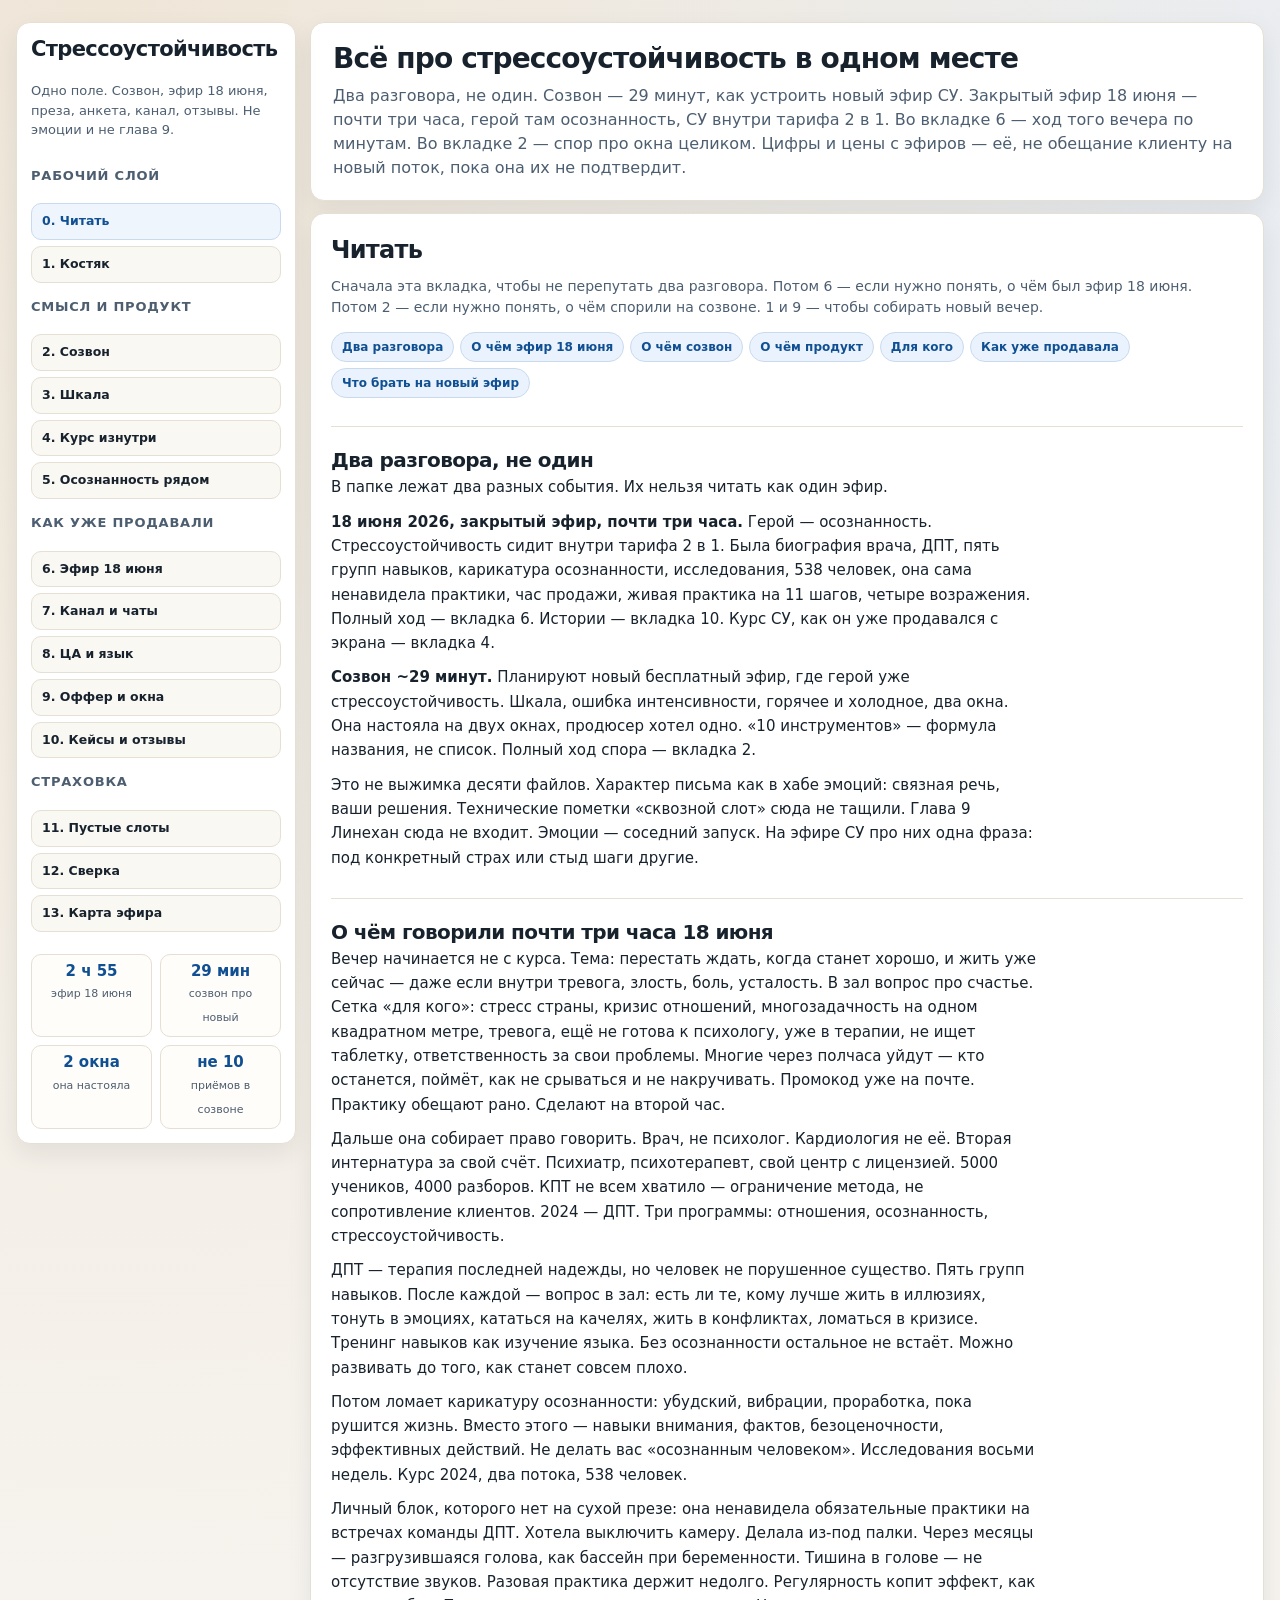
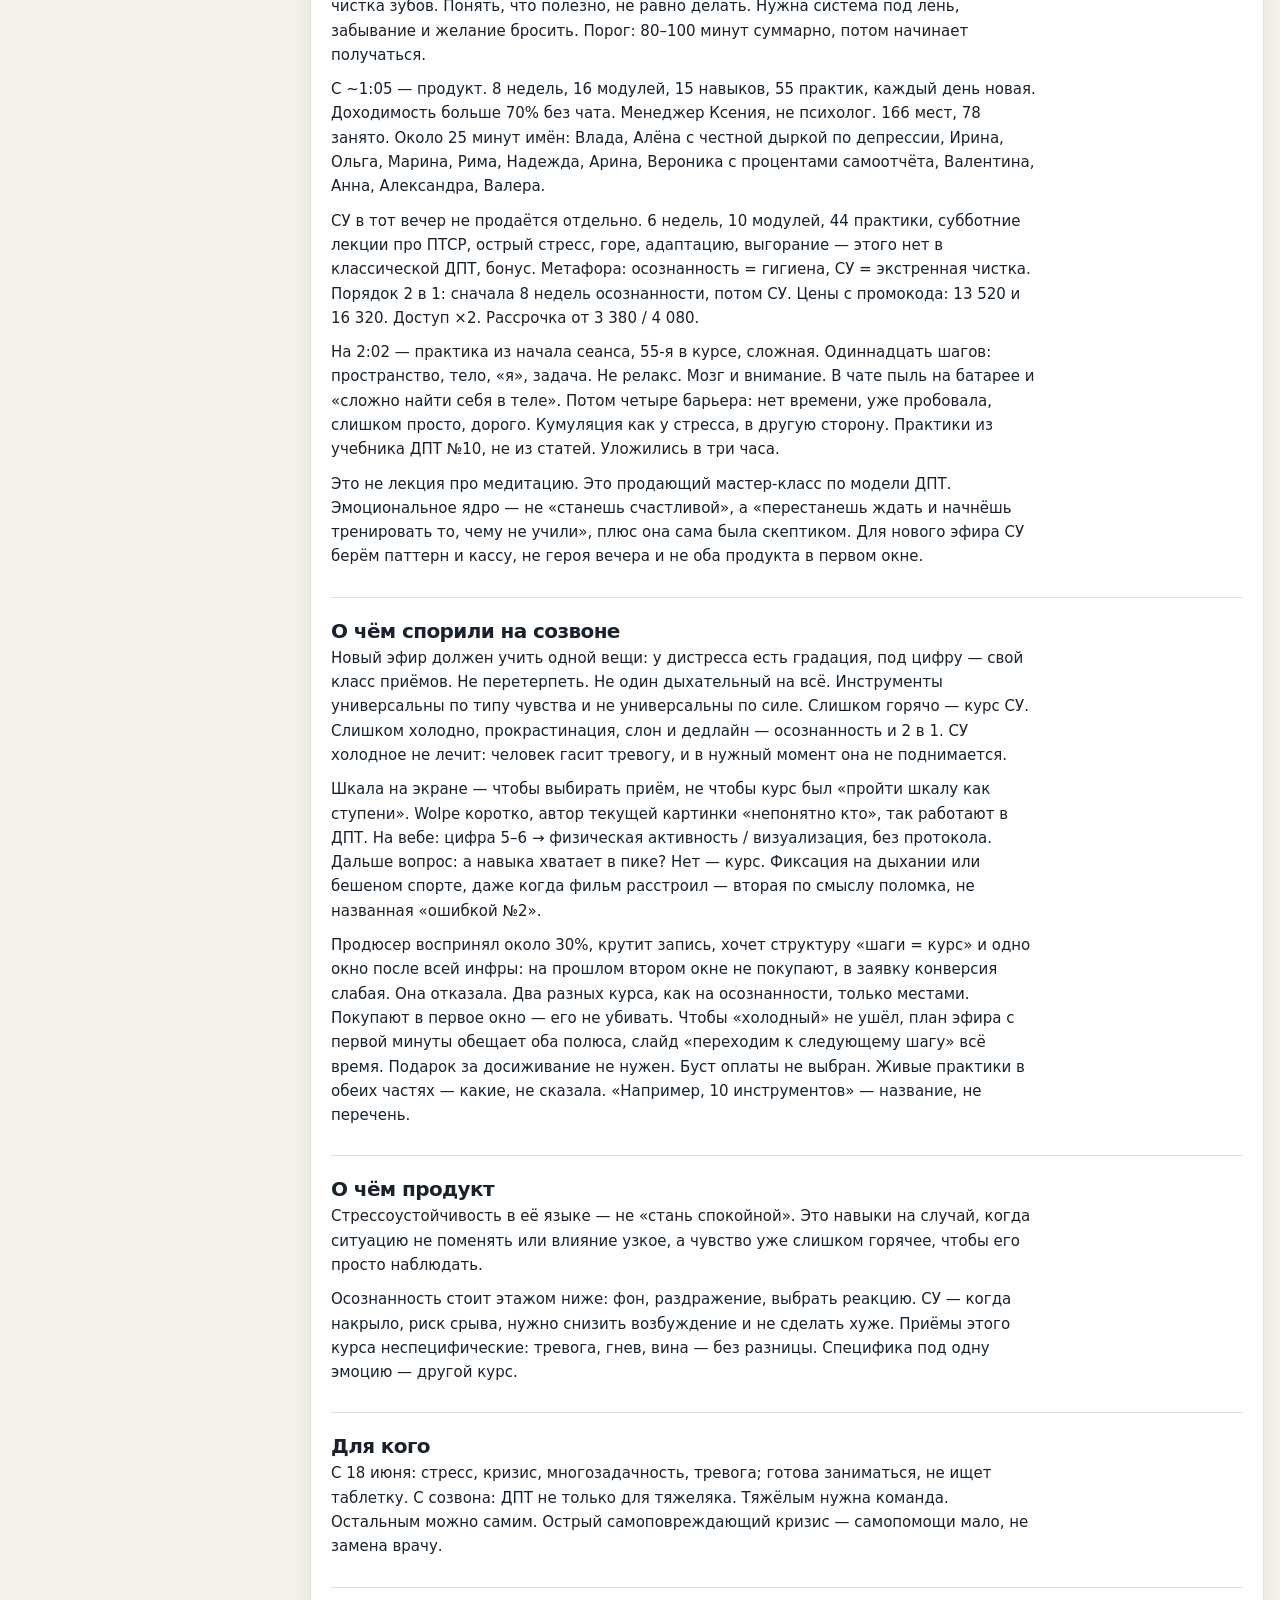
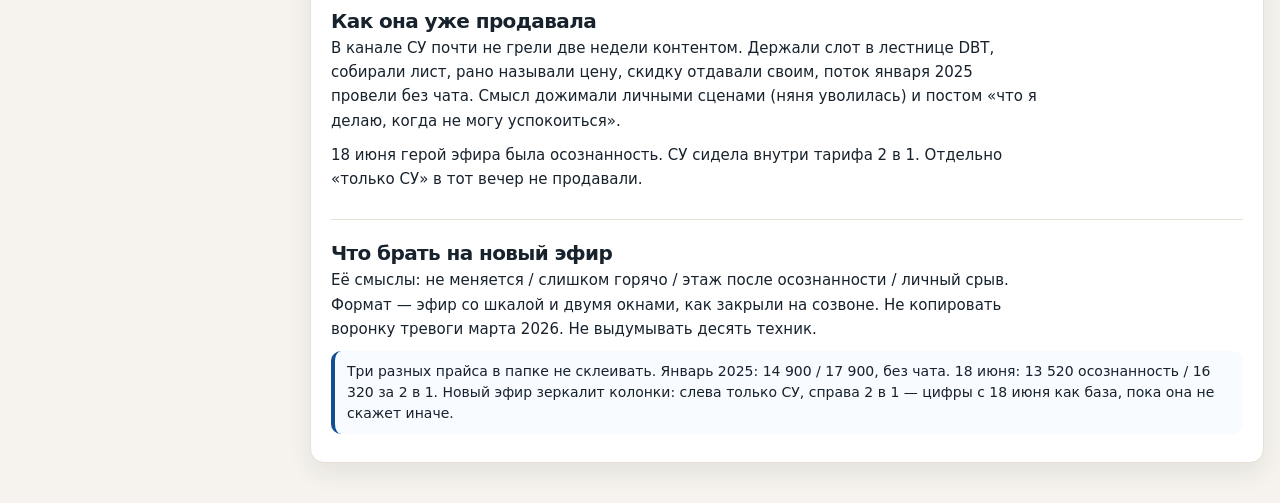
<file: stress/index.html>
<!doctype html>
<html lang="ru">
<head>
  <meta name="robots" content="noindex,nofollow">
  
  <meta charset="utf-8">
  <meta name="viewport" content="width=device-width, initial-scale=1">
  <title>Стрессоустойчивость · единый хаб</title>
  <style>
    :root {
      --bg: #f6f3ee;
      --paper: #fff;
      --ink: #17222d;
      --muted: #4c5e70;
      --line: #e6dfd3;
      --accent: #0f4f92;
      --soft: #eaf3fd;
      --ok: #1a7f4e;
      --warn: #b45309;
      --stop: #9b2335;
      --radius: 14px;
      --shadow: 0 10px 24px rgba(20, 33, 45, 0.08);
      --max: 1320px;
    }
    * { box-sizing: border-box; }
    body {
      margin: 0;
      font-family: ui-sans-serif, system-ui, "Segoe UI", Roboto, Arial, sans-serif;
      color: var(--ink);
      line-height: 1.5;
      background:
        radial-gradient(circle at 8% 0%, #efe6d8 0%, transparent 42%),
        radial-gradient(circle at 93% 5%, #e6effb 0%, transparent 34%),
        var(--bg);
    }
    .layout {
      max-width: var(--max);
      margin: 0 auto;
      padding: 22px 16px 40px;
      display: grid;
      grid-template-columns: 280px minmax(0, 1fr);
      gap: 14px;
    }
    .side, .panel, .hero {
      background: var(--paper);
      border: 1px solid var(--line);
      border-radius: var(--radius);
      box-shadow: var(--shadow);
    }
    .side { position: sticky; top: 12px; height: fit-content; padding: 14px; }
    .side h1 { margin: 0; font-size: 21px; letter-spacing: -0.03em; line-height: 1.15; }
    .side p { margin: 8px 0 12px; color: var(--muted); font-size: 13px; }
    .nav-kicker {
      margin: 12px 0 4px; font-size: 10px; letter-spacing: .06em;
      text-transform: uppercase; color: var(--muted); font-weight: 700;
    }
    .nav-kicker:first-of-type { margin-top: 2px; }
    .switches { display: grid; gap: 6px; margin-bottom: 10px; }
    .switch {
      display: block; padding: 8px 10px; border-radius: 10px;
      border: 1px solid var(--line); background: #faf8f3;
      font-size: 12.5px; font-weight: 600; cursor: pointer;
    }
    .switch:focus-visible { outline: 3px solid #c9daef; outline-offset: 2px; }
    .mini { display: grid; grid-template-columns: 1fr 1fr; gap: 8px; }
    .mini div { border: 1px solid var(--line); border-radius: 10px; text-align: center; padding: 8px; background: #fffdf9; }
    .mini b { display: block; color: var(--accent); font-size: 15px; line-height: 1.15; }
    .mini span { font-size: 11px; color: var(--muted); }
    .main { display: grid; gap: 12px; min-width: 0; }
    .hero { padding: 20px 22px; }
    .hero h2 { margin: 0; font-size: 28px; letter-spacing: -0.03em; line-height: 1.12; }
    .hero p { margin: 10px 0 0; color: var(--muted); max-width: 92ch; }
    .tabs input[type="radio"] { position: absolute; opacity: 0; pointer-events: none; }
    .panel { display: none; padding: 18px 20px 28px; overflow-x: auto; }
    .panel h2 { margin: 0; font-size: 24px; letter-spacing: -0.03em; }
    .lead { margin: 8px 0 14px; color: var(--muted); font-size: 14px; }
    .grid2 { display: grid; gap: 10px; grid-template-columns: 1fr 1fr; }
    .grid3 { display: grid; gap: 10px; grid-template-columns: 1fr 1fr 1fr; }
    .card { border: 1px solid var(--line); border-radius: 12px; padding: 12px; background: #fffdfa; }
    .card h3 { margin: 0 0 8px; font-size: 16px; }
    .sec { margin: 18px 0 8px; font-size: 16px; }
    table { width: 100%; border-collapse: collapse; border: 1px solid var(--line); background: #fff; }
    th, td { padding: 8px 9px; text-align: left; border-bottom: 1px solid var(--line); vertical-align: top; font-size: 13px; }
    th { background: #f6f8fb; font-weight: 700; }
    tr:last-child td { border-bottom: none; }
    ul, ol { margin: 8px 0 0; padding-left: 18px; }
    li + li { margin-top: 3px; }
    .hint { margin: 8px 0 0; font-size: 13px; color: var(--muted); }
    .callout {
      border-left: 4px solid var(--accent); background: #f8fbff;
      border-radius: 10px; padding: 10px 12px; margin-top: 10px; font-size: 14px;
    }
    .quote {
      margin: 10px 0 0; padding: 10px 12px; border-left: 3px solid var(--accent);
      background: #f7fafd; font-size: 14px;
    }
    .quote small { display: block; margin-top: 6px; color: var(--muted); font-size: 12px; }
    .scheme {
      margin-top: 10px; padding: 12px; border: 1px dashed #c9daef;
      border-radius: 12px; background: #f8fbff; font-size: 13.5px; line-height: 1.55;
    }
    .rank {
      display: inline-block; font-size: 10px; font-weight: 800; letter-spacing: .04em;
      text-transform: uppercase; padding: 2px 7px; border-radius: 999px; margin-right: 6px;
    }
    .rank.a { background: #e8f6ee; color: var(--ok); }
    .rank.b { background: #fff3dc; color: var(--warn); }
    .rank.c { background: #eef2f6; color: var(--muted); }
    .flow { display: flex; flex-wrap: wrap; align-items: center; gap: 6px; font-size: 13px; margin: 8px 0 0; }
    .flow .box { border: 1px solid var(--line); background: #fff; border-radius: 8px; padding: 7px 10px; font-weight: 650; }
    .flow .arr { color: var(--muted); }
    details { border: 1px solid var(--line); border-radius: 10px; padding: 8px 12px; background: #fff; margin-top: 8px; }
    summary { cursor: pointer; font-weight: 700; }
    #tab0:checked ~ .main .switches label[for="tab0"],
    #tab1:checked ~ .main .switches label[for="tab1"],
    #tab2:checked ~ .main .switches label[for="tab2"],
    #tab3:checked ~ .main .switches label[for="tab3"],
    #tab4:checked ~ .main .switches label[for="tab4"],
    #tab5:checked ~ .main .switches label[for="tab5"],
    #tab6:checked ~ .main .switches label[for="tab6"],
    #tab7:checked ~ .main .switches label[for="tab7"],
    #tab8:checked ~ .main .switches label[for="tab8"],
    #tab9:checked ~ .main .switches label[for="tab9"],
    #tab10:checked ~ .main .switches label[for="tab10"],
    #tab11:checked ~ .main .switches label[for="tab11"],
    #tab12:checked ~ .main .switches label[for="tab12"],
    #tab13:checked ~ .main .switches label[for="tab13"] {
      background: #eef5fd; border-color: #c9daef; color: var(--accent);
    }
    #tab0:checked ~ .main .p0,
    #tab1:checked ~ .main .p1,
    #tab2:checked ~ .main .p2,
    #tab3:checked ~ .main .p3,
    #tab4:checked ~ .main .p4,
    #tab5:checked ~ .main .p5,
    #tab6:checked ~ .main .p6,
    #tab7:checked ~ .main .p7,
    #tab8:checked ~ .main .p8,
    #tab9:checked ~ .main .p9,
    #tab10:checked ~ .main .p10,
    #tab11:checked ~ .main .p11,
    #tab12:checked ~ .main .p12,
    #tab13:checked ~ .main .p13 { display: block; }
    .panel .toc { display: flex; flex-wrap: wrap; gap: 6px; margin: 12px 0 18px; }
    .panel .toc a {
      font-size: 12px; font-weight: 650; color: var(--accent); text-decoration: none;
      border: 1px solid #c9daef; background: var(--soft); border-radius: 999px; padding: 5px 10px;
    }
    .panel .chapter {
      margin: 28px 0 0; padding-top: 18px; border-top: 1px solid var(--line);
      font-size: 20px; letter-spacing: -0.03em; scroll-margin-top: 12px;
    }
    .panel .prose { max-width: 74ch; font-size: 15px; line-height: 1.62; }
    .panel .prose p { margin: 0 0 10px; }
    .panel .prose p:last-child { margin-bottom: 0; }
    .tc {
      display: inline-block; font-size: 12px; font-weight: 800; letter-spacing: .02em;
      color: var(--accent); font-variant-numeric: tabular-nums; margin-right: 6px;
    }
    .scene {
      border: 1px solid var(--line); border-radius: 12px; padding: 12px 14px;
      background: #fffdfa; margin-top: 10px;
    }
    .scene h3 { margin: 0 0 8px; font-size: 16px; }
    .fight { display: grid; gap: 10px; grid-template-columns: 1fr 1fr; margin-top: 10px; }
    .fight .card h3 { font-size: 14px; color: var(--muted); font-weight: 700; text-transform: uppercase; letter-spacing: .04em; }
    .panel > article.card { margin-top: 10px; }
    .scene h3 { line-height: 1.35; }
    .none { color: var(--stop); font-weight: 650; }
    @media (max-width: 1080px) {
      .layout { grid-template-columns: 1fr; }
      .side { position: static; }
      .grid2, .grid3, .fight { grid-template-columns: 1fr; }
    }
  </style>
</head>
<body>
  <div class="tabs layout">
    <input type="radio" name="su-hub" id="tab0" checked>
    <input type="radio" name="su-hub" id="tab1">
    <input type="radio" name="su-hub" id="tab2">
    <input type="radio" name="su-hub" id="tab3">
    <input type="radio" name="su-hub" id="tab4">
    <input type="radio" name="su-hub" id="tab5">
    <input type="radio" name="su-hub" id="tab6">
    <input type="radio" name="su-hub" id="tab7">
    <input type="radio" name="su-hub" id="tab8">
    <input type="radio" name="su-hub" id="tab9">
    <input type="radio" name="su-hub" id="tab10">
    <input type="radio" name="su-hub" id="tab11">
    <input type="radio" name="su-hub" id="tab12">
    <input type="radio" name="su-hub" id="tab13">

    <aside class="side main">
      <h1>Стрессоустойчивость</h1>
      <p>Одно поле. Созвон, эфир 18 июня, преза, анкета, канал, отзывы. Не эмоции и не глава 9.</p>
      <div class="switches">
        <p class="nav-kicker">Рабочий слой</p>
        <label class="switch" for="tab0">0. Читать</label>
        <label class="switch" for="tab1">1. Костяк</label>
        <p class="nav-kicker">Смысл и продукт</p>
        <label class="switch" for="tab2">2. Созвон</label>
        <label class="switch" for="tab3">3. Шкала</label>
        <label class="switch" for="tab4">4. Курс изнутри</label>
        <label class="switch" for="tab5">5. Осознанность рядом</label>
        <p class="nav-kicker">Как уже продавали</p>
        <label class="switch" for="tab6">6. Эфир 18 июня</label>
        <label class="switch" for="tab7">7. Канал и чаты</label>
        <label class="switch" for="tab8">8. ЦА и язык</label>
        <label class="switch" for="tab9">9. Оффер и окна</label>
        <label class="switch" for="tab10">10. Кейсы и отзывы</label>
        <p class="nav-kicker">Страховка</p>
        <label class="switch" for="tab11">11. Пустые слоты</label>
        <label class="switch" for="tab12">12. Сверка</label>
        <label class="switch" for="tab13">13. Карта эфира</label>
      </div>
      <div class="mini">
        <div><b>2 ч 55</b><span>эфир 18 июня</span></div>
        <div><b>29 мин</b><span>созвон про новый</span></div>
        <div><b>2 окна</b><span>она настояла</span></div>
        <div><b>не 10</b><span>приёмов в созвоне</span></div>
      </div>
    </aside>

    <div class="main">
      <section class="hero">
        <h2>Всё про стрессоустойчивость в одном месте</h2>
        <p>Два разговора, не один. Созвон — 29 минут, как устроить новый эфир СУ. Закрытый эфир 18 июня — почти три часа, герой там осознанность, СУ внутри тарифа 2 в 1. Во вкладке 6 — ход того вечера по минутам. Во вкладке 2 — спор про окна целиком. Цифры и цены с эфиров — её, не обещание клиенту на новый поток, пока она их не подтвердит.</p>
      </section>

            <section class="panel p0">
        <h2>Читать</h2>
        <p class="lead">Сначала эта вкладка, чтобы не перепутать два разговора. Потом 6 — если нужно понять, о чём был эфир 18 июня. Потом 2 — если нужно понять, о чём спорили на созвоне. 1 и 9 — чтобы собирать новый вечер.</p>
        <nav class="toc">
          <a href="#r-two">Два разговора</a>
          <a href="#r-air">О чём эфир 18 июня</a>
          <a href="#r-call">О чём созвон</a>
          <a href="#r-what">О чём продукт</a>
          <a href="#r-who">Для кого</a>
          <a href="#r-sell">Как уже продавала</a>
          <a href="#r-now">Что брать на новый эфир</a>
        </nav>

        <h3 class="chapter" id="r-two">Два разговора, не один</h3>
        <div class="prose">
          <p>В папке лежат два разных события. Их нельзя читать как один эфир.</p>
          <p><b>18 июня 2026, закрытый эфир, почти три часа.</b> Герой — осознанность. Стрессоустойчивость сидит внутри тарифа 2 в 1. Была биография врача, ДПТ, пять групп навыков, карикатура осознанности, исследования, 538 человек, она сама ненавидела практики, час продажи, живая практика на 11 шагов, четыре возражения. Полный ход — вкладка 6. Истории — вкладка 10. Курс СУ, как он уже продавался с экрана — вкладка 4.</p>
          <p><b>Созвон ~29 минут.</b> Планируют новый бесплатный эфир, где герой уже стрессоустойчивость. Шкала, ошибка интенсивности, горячее и холодное, два окна. Она настояла на двух окнах, продюсер хотел одно. «10 инструментов» — формула названия, не список. Полный ход спора — вкладка 2.</p>
          <p>Это не выжимка десяти файлов. Характер письма как в хабе эмоций: связная речь, ваши решения. Технические пометки «сквозной слот» сюда не тащили. Глава 9 Линехан сюда не входит. Эмоции — соседний запуск. На эфире СУ про них одна фраза: под конкретный страх или стыд шаги другие.</p>
        </div>

        <h3 class="chapter" id="r-air">О чём говорили почти три часа 18 июня</h3>
        <div class="prose">
          <p>Вечер начинается не с курса. Тема: перестать ждать, когда станет хорошо, и жить уже сейчас — даже если внутри тревога, злость, боль, усталость. В зал вопрос про счастье. Сетка «для кого»: стресс страны, кризис отношений, многозадачность на одном квадратном метре, тревога, ещё не готова к психологу, уже в терапии, не ищет таблетку, ответственность за свои проблемы. Многие через полчаса уйдут — кто останется, поймёт, как не срываться и не накручивать. Промокод уже на почте. Практику обещают рано. Сделают на второй час.</p>
          <p>Дальше она собирает право говорить. Врач, не психолог. Кардиология не её. Вторая интернатура за свой счёт. Психиатр, психотерапевт, свой центр с лицензией. 5000 учеников, 4000 разборов. КПТ не всем хватило — ограничение метода, не сопротивление клиентов. 2024 — ДПТ. Три программы: отношения, осознанность, стрессоустойчивость.</p>
          <p>ДПТ — терапия последней надежды, но человек не порушенное существо. Пять групп навыков. После каждой — вопрос в зал: есть ли те, кому лучше жить в иллюзиях, тонуть в эмоциях, кататься на качелях, жить в конфликтах, ломаться в кризисе. Тренинг навыков как изучение языка. Без осознанности остальное не встаёт. Можно развивать до того, как станет совсем плохо.</p>
          <p>Потом ломает карикатуру осознанности: убудский, вибрации, проработка, пока рушится жизнь. Вместо этого — навыки внимания, фактов, безоценочности, эффективных действий. Не делать вас «осознанным человеком». Исследования восьми недель. Курс 2024, два потока, 538 человек.</p>
          <p>Личный блок, которого нет на сухой презе: она ненавидела обязательные практики на встречах команды ДПТ. Хотела выключить камеру. Делала из-под палки. Через месяцы — разгрузившаяся голова, как бассейн при беременности. Тишина в голове — не отсутствие звуков. Разовая практика держит недолго. Регулярность копит эффект, как чистка зубов. Понять, что полезно, не равно делать. Нужна система под лень, забывание и желание бросить. Порог: 80–100 минут суммарно, потом начинает получаться.</p>
          <p>С ~1:05 — продукт. 8 недель, 16 модулей, 15 навыков, 55 практик, каждый день новая. Доходимость больше 70% без чата. Менеджер Ксения, не психолог. 166 мест, 78 занято. Около 25 минут имён: Влада, Алёна с честной дыркой по депрессии, Ирина, Ольга, Марина, Рима, Надежда, Арина, Вероника с процентами самоотчёта, Валентина, Анна, Александра, Валера.</p>
          <p>СУ в тот вечер не продаётся отдельно. 6 недель, 10 модулей, 44 практики, субботние лекции про ПТСР, острый стресс, горе, адаптацию, выгорание — этого нет в классической ДПТ, бонус. Метафора: осознанность = гигиена, СУ = экстренная чистка. Порядок 2 в 1: сначала 8 недель осознанности, потом СУ. Цены с промокода: 13 520 и 16 320. Доступ ×2. Рассрочка от 3 380 / 4 080.</p>
          <p>На 2:02 — практика из начала сеанса, 55-я в курсе, сложная. Одиннадцать шагов: пространство, тело, «я», задача. Не релакс. Мозг и внимание. В чате пыль на батарее и «сложно найти себя в теле». Потом четыре барьера: нет времени, уже пробовала, слишком просто, дорого. Кумуляция как у стресса, в другую сторону. Практики из учебника ДПТ №10, не из статей. Уложились в три часа.</p>
          <p>Это не лекция про медитацию. Это продающий мастер-класс по модели ДПТ. Эмоциональное ядро — не «станешь счастливой», а «перестанешь ждать и начнёшь тренировать то, чему не учили», плюс она сама была скептиком. Для нового эфира СУ берём паттерн и кассу, не героя вечера и не оба продукта в первом окне.</p>
        </div>

        <h3 class="chapter" id="r-call">О чём спорили на созвоне</h3>
        <div class="prose">
          <p>Новый эфир должен учить одной вещи: у дистресса есть градация, под цифру — свой класс приёмов. Не перетерпеть. Не один дыхательный на всё. Инструменты универсальны по типу чувства и не универсальны по силе. Слишком горячо — курс СУ. Слишком холодно, прокрастинация, слон и дедлайн — осознанность и 2 в 1. СУ холодное не лечит: человек гасит тревогу, и в нужный момент она не поднимается.</p>
          <p>Шкала на экране — чтобы выбирать приём, не чтобы курс был «пройти шкалу как ступени». Wolpe коротко, автор текущей картинки «непонятно кто», так работают в ДПТ. На вебе: цифра 5–6 → физическая активность / визуализация, без протокола. Дальше вопрос: а навыка хватает в пике? Нет — курс. Фиксация на дыхании или бешеном спорте, даже когда фильм расстроил — вторая по смыслу поломка, не названная «ошибкой №2».</p>
          <p>Продюсер воспринял около 30%, крутит запись, хочет структуру «шаги = курс» и одно окно после всей инфры: на прошлом втором окне не покупают, в заявку конверсия слабая. Она отказала. Два разных курса, как на осознанности, только местами. Покупают в первое окно — его не убивать. Чтобы «холодный» не ушёл, план эфира с первой минуты обещает оба полюса, слайд «переходим к следующему шагу» всё время. Подарок за досиживание не нужен. Буст оплаты не выбран. Живые практики в обеих частях — какие, не сказала. «Например, 10 инструментов» — название, не перечень.</p>
        </div>

        <h3 class="chapter" id="r-what">О чём продукт</h3>
        <div class="prose">
          <p>Стрессоустойчивость в её языке — не «стань спокойной». Это навыки на случай, когда ситуацию не поменять или влияние узкое, а чувство уже слишком горячее, чтобы его просто наблюдать.</p>
          <p>Осознанность стоит этажом ниже: фон, раздражение, выбрать реакцию. СУ — когда накрыло, риск срыва, нужно снизить возбуждение и не сделать хуже. Приёмы этого курса неспецифические: тревога, гнев, вина — без разницы. Специфика под одну эмоцию — другой курс.</p>
        </div>

        <h3 class="chapter" id="r-who">Для кого</h3>
        <div class="prose">
          <p>С 18 июня: стресс, кризис, многозадачность, тревога; готова заниматься, не ищет таблетку. С созвона: ДПТ не только для тяжеляка. Тяжёлым нужна команда. Остальным можно самим. Острый самоповреждающий кризис — самопомощи мало, не замена врачу.</p>
        </div>

        <h3 class="chapter" id="r-sell">Как она уже продавала</h3>
        <div class="prose">
          <p>В канале СУ почти не грели две недели контентом. Держали слот в лестнице DBT, собирали лист, рано называли цену, скидку отдавали своим, поток января 2025 провели без чата. Смысл дожимали личными сценами (няня уволилась) и постом «что я делаю, когда не могу успокоиться».</p>
          <p>18 июня герой эфира была осознанность. СУ сидела внутри тарифа 2 в 1. Отдельно «только СУ» в тот вечер не продавали.</p>
        </div>

        <h3 class="chapter" id="r-now">Что брать на новый эфир</h3>
        <div class="prose">
          <p>Её смыслы: не меняется / слишком горячо / этаж после осознанности / личный срыв. Формат — эфир со шкалой и двумя окнами, как закрыли на созвоне. Не копировать воронку тревоги марта 2026. Не выдумывать десять техник.</p>
        </div>
        <div class="callout">Три разных прайса в папке не склеивать. Январь 2025: 14 900 / 17 900, без чата. 18 июня: 13 520 осознанность / 16 320 за 2 в 1. Новый эфир зеркалит колонки: слева только СУ, справа 2 в 1 — цифры с 18 июня как база, пока она не скажет иначе.</div>
      </section>

<section class="panel p1">
        <h2>Костяк</h2>
        <p class="lead">Одна страница, если нужно объяснить продукт за минуту.</p>
        <div class="grid2">
          <article class="card">
            <h3>Бесплатный эфир</h3>
            <p>У дистресса есть градация. Под цифру — свой класс приёмов. Не перетерпеть. Не один дыхательный на всё. Показать шкалу, перечислить классы по картинке, не разворачивать протокол.</p>
          </article>
          <article class="card">
            <h3>Платный курс</h3>
            <p>Натренировать те же приёмы, чтобы они вставали в пике. Неделя за неделей, упражнения, раздатки. В конце более сложные техники на экстренные ситуации. Лекции. Менеджер, если тупите.</p>
          </article>
        </div>
        <p class="sec">Вход её словами</p>
        <div class="flow">
          <span class="box">хочу справляться, не знаю с какого конца</span>
          <span class="arr">→</span>
          <span class="box">эфир: какая зона, какой класс</span>
          <span class="arr">→</span>
          <span class="box">ага, нужно это</span>
          <span class="arr">→</span>
          <span class="box">умение в пике = курс</span>
        </div>
        <table>
          <thead><tr><th>Поле</th><th>Формулировка</th><th>Откуда</th></tr></thead>
          <tbody>
            <tr><td>Событие</td><td>Как справляться с эмоциями в зависимости от силы, по шкале, простым языком</td><td>Голосовые, формула</td></tr>
            <tr><td>Это не</td><td>Куча техник. Только для тяжеляка. Курс эмоций. «Просто стерпеть»</td><td>Созвон + формула</td></tr>
            <tr><td>Главный сбой</td><td>В пике навыка нет. Фиксация на одном приёме (дыхание, спорт, даже «фильм расстроил»)</td><td>Созвон</td></tr>
            <tr><td>Ошибка №1 (единственная полностью названная)</td><td>Приём не той интенсивности</td><td>Созвон 03:11</td></tr>
            <tr><td>Вторая по смыслу, не как «ошибка №2»</td><td>Фиксация на сработавшем приёме</td><td>Созвон 11:50</td></tr>
            <tr><td>Название эфира</td><td>«N инструментов для…». Сказано «например, 10». Хвост и число не утверждены</td><td>Созвон</td></tr>
          </tbody>
        </table>
      </section>

            <section class="panel p2">
        <h2>Созвон целиком</h2>
        <p class="lead">29 минут. Планируют бесплатный эфир, который продаёт курс стрессоустойчивости, с апселлом осознанности. Главу 10, картинку Glenbrook и презу 18 июня сюда не подмешивали. Таймкоды из выгрузки. Продюсер в 16:27 сказал, что воспринял около 30% — это не отмена её решений.</p>
        <nav class="toc">
          <a href="#c-map">Карта</a>
          <a href="#c-who">Кто я и не только для тяжеляка</a>
          <a href="#c-hot">Горячее, холодное, две ошибки</a>
          <a href="#c-scale">Шкала на экране</a>
          <a href="#c-course">Веб ≠ курс</a>
          <a href="#c-prod">Схождение продюсера</a>
          <a href="#c-win">Спор окон</a>
          <a href="#c-fix">Что закрыли</a>
        </nav>

        <h3 class="chapter" id="c-map">Карта 29 минут</h3>
        <table>
          <thead><tr><th>Время</th><th>Что происходит</th></tr></thead>
          <tbody>
            <tr><td>00:00–00:56</td><td>Не про вебинар: канал, бот, рилс про Вику</td></tr>
            <tr><td>00:56–03:11</td><td>Кто я. Две картины жизни. ДПТ не только для тяжеляка</td></tr>
            <tr><td>03:11–06:26</td><td>Первая ошибка: интенсивность. Горячее / холодное. Два курса. Прокрастинация</td></tr>
            <tr><td>06:26–07:58</td><td>Та же ошибка подробнее. Шкала Wolpe коротко</td></tr>
            <tr><td>07:58–09:06</td><td>Шкала на экране. Вопросы в чат. Ситуация → «инструмент такой-то»</td></tr>
            <tr><td>09:06–11:49</td><td>Модули курса, но навыки. Название с цифрой. Две части. ~2 часа. Подарок «досидите» не нужен</td></tr>
            <tr><td>11:50–16:25</td><td>Шкала ≠ шаги курса. Пример 5–6. Фиксация. Состав курса без имён недель</td></tr>
            <tr><td>16:27–20:12</td><td>Продюсер: система применения, не куча. Веб = понимание, курс = умение</td></tr>
            <tr><td>20:12–23:29</td><td>Спор окон. Она: сначала продать СУ, потом холодное и 2 в 1</td></tr>
            <tr><td>23:29–26:38</td><td>Конверсия в заявку слабая, в продажу сильная. Две боли у одного человека</td></tr>
            <tr><td>26:38–29:33</td><td>План эфира с обоими полюсами. Два окна оставляет. «Зафиксировать»</td></tr>
          </tbody>
        </table>

        <div class="scene" id="c-who">
          <h3><span class="tc">00:56–03:11</span> Кто я. Две картины. Не только для тяжеляка</h3>
          <div class="prose">
            <p>Вступление эфира, как она его оставляет: я такая-то. Врач-психотерапевт, когнитивно-поведенческое направление. Изначально КПТ. В 2000 году закончила обучение в институте Linehan, освоила ДПТ. Это оставляем.</p>
            <p>Сегодня поделиться инструментами из ДПТ, чтобы управлять эмоциями в любой ситуации. Две картины, обе должны остаться в зале:</p>
          </div>
          <ul>
            <li>серьёзный кризис: выбивает из себя, колоссальная боль, несправедливость, накрывает эмоциями;</li>
            <li>или внутреннее напряжение / неудовольствие, с которым в принципе справляешься, но оно отравляет жизнь и ухудшает здоровье.</li>
          </ul>
          <div class="prose" style="margin-top:8px">
            <p>Разберём инструменты, которыми можно легко пользоваться в жизни. Универсальные по типу чувства: тревога, гнев, вина — без разницы. Не универсальные по силе.</p>
            <p>Возражение, которое она требует вставить обязательно. ДПТ — метод для самых сложных случаев. Зритель может подумать, что инструменты только для «тяжеляка»: дно, отбросы общества, режутся, манипулируют. Для людей без такой тяжести якобы нужно что-то другое. Это не так: инструменты подходят и тем и тем. Людям с такой тяжестью самостоятельной работы недостаточно — нужен другой человек, даже команда терапевтов. Если «не режетесь» — можно пытаться решать самостоятельно. Формула, которую она проговаривает: бывает мысль «это только для дураков, а мы божьи одуванчики». Смысл квалификации оставить, тон в клиентских текстах смягчить. «Дно / режутся» в ленд не тащить.</p>
          </div>
        </div>

        <div class="scene" id="c-hot">
          <h3><span class="tc">03:11–07:58</span> Ошибка интенсивности. Горячее и холодное</h3>
          <div class="prose">
            <p>Главная ошибка людей при использовании этих инструментов — из-за неё может не получаться. Сегодня разберём, чтобы спокойно использовать. Названа полностью одна, «первая». Во множественном числе ошибки обещаны. Вторую и третью на созвоне не сформулировали. Не выдумывать.</p>
            <p>Первая ошибка: берёте сложные приёмы для эмоций, которые зашкаливают, и применяете к эмоциям малой интенсивности. Просто дискомфорт, неприятно, мысли крутятся — а фигачите этими инструментами. Или наоборот: практики на низкую интенсивность, а уже 9–10 баллов — не хватает.</p>
            <p>Нужно, чтобы эмоция была нормальной температуры — тогда она помогает в жизни. Слишком горячая — курс и продажа стрессоустойчивости. Слишком холодная — вторая половина, осознанность, тариф 2 в 1. Формула отсылки: «помните, в начале говорили».</p>
            <p>Холодный пример, который она даёт сама: прокрастинация. Надо делать — не делает. Колеблется между двумя точками: спокойный «как слон», тревоги не хватает начать; или дедлайн, тревога зашкаливает. Нужна середина. Курс стрессоустойчивости эту проблему не решит: человек постоянно гасит тревогу, и в нужный момент она не поднимается. Тут практики осознанности и тариф 2 в 1. Это на вторую половину. Не склеивать два курса в один продукт.</p>
            <p>Чтобы грамотно подбирать инструменты, эту ошибку решит шкала. Шкала Вальпе (Wolpe). Коротко: поведенческий терапевт, современные методы лечения страхов и тревоги. Не анализировать страхи — переучивать реакцию. Ввёл шкалу. Изначально 0–100. Сейчас много модификаций. То, что покажем — уже не оригинальная шкала Wolpe, автор текущей версии «вообще непонятно кто». Хорошо используется в ДПТ, от неё можно отталкиваться. Это «примочка» доказательного врача-психотерапевта, не углубляться.</p>
          </div>
        </div>

        <div class="scene">
          <h3><span class="tc">07:58–09:06</span> Шкала на экране. Вопросы в чат</h3>
          <div class="prose">
            <p>Дать шкалу. Эмоции бывают так и так. Спросить: как оценили бы свой уровень дистресса сейчас. Точка диалога. Ещё: с какого уровня интенсивности справляетесь, с какими нет. Ещё: когда не справляетесь с эмоциями — каких личных целей это не даёт достичь / чем мешает. Смотреть, что пишут, для позиционирования.</p>
            <p>Дальше: есть ли у вас эмоция такая-то. Напишите, в каких ситуациях она может возникнуть. Они пишут — она: в этой ситуации инструмент такой-то, такой-то, такой-то. Имена инструментов на созвоне не произнесены. Отсылка: по картинке, которая есть. Картинки в этой выгрузке нет — она во вкладке 3, Glenbrook.</p>
          </div>
          <p class="sec">Вопросы в чат, как произнесены</p>
          <ol>
            <li>Как оценили бы свой уровень дистресса сейчас.</li>
            <li>С какого уровня интенсивности справляетесь, с какого нет.</li>
            <li>Когда не справляетесь: каких личных целей это не даёт достичь.</li>
            <li>Напишите ситуации → ответ инструментами зоны.</li>
          </ol>
          <p class="hint">Обрывок «не справляетесь / в чём проблема / чему мешает / почему хотите научиться» — не четыре отдельных слайда.</p>
        </div>

        <div class="scene" id="c-course">
          <h3><span class="tc">09:06–16:25</span> На вебе — понимание. На курсе — умение</h3>
          <div class="prose">
            <p>Это модули курса по стрессоустойчивости, по картинке, которая есть. Перечислять: это может быть вот это, вот это. Но это навыки, которые требуют развития. Чтобы в нужный момент справляться — нужна система тренировок, которая разовьёт навык. Пример, который она даёт: отвлечение. Без этой силы спокойно переключаешься; как накатывает — нет. «У меня есть система тренировок» = курс стрессоустойчивости.</p>
            <p>Заход: вот вам инструменты, проще продавать. Название вебинара, например: «10 инструментов для чего-то». Хотите освоить — приходите, расскажу, какие приёмы ещё можно. На вебе раскрываем. Не говорим «идите на курс», пока не дошли до смысла курса: развить навыки, научиться применять. На бесплатном — короткое перечисление модулей курса по факту. Потом продаём курс стрессоустойчивости. Потом курс осознанности: «помните, я говорила, что есть ещё когда не хватает». Можно вставить несколько практик в первую и во вторую часть. Какие — не названы.</p>
            <p>Тайминг: не на три часа, скорее на два. Подарок «если досидите до конца» — раздаточные материалы эфира. Реплика: подарок на эфире для удержания не нужен, удержание нормальное. Нужны бонусы/бусты для оплаты. Это продумать: какой-нибудь урок или что-то. Буст не выбран.</p>
            <p>Прямой вопрос продюсера: шкала — система «что делать» или система шагов, которые проходят, и курс продаёт ту же систему? Ответ: нет. Шкала не равна ступеням курса. На вебе: если по субъективной шкале эмоция на 5–6 — состояние достаточно выраженное, сложно сфокусироваться, тревога, беспокоишься, но справляешься. Что можно сделать: первый приём — физическая активность такая-то; или практика визуализации, любая практика, на которой представляете то-то. Даём навыки, которые нужно применить в этой ситуации. На курс идти, чтобы развить эти навыки: их нет.</p>
            <p>Каждый инструмент — конкретный навык: сейчас хорошо развит или недостаточно. Обычно одни лучше, другие хуже. Поэтому зацикливаемся на одних инструментах: дыхательная практика «серьёзно помогает» или «спорт бешеный, я так умею успокаиваться». Проблема: стресс запоминается, фигачишь это и когда фильм посмотрела, расстроилась и не можешь сосредоточиться. Теряется разнообразие, фиксируемся на том, что сработало. Часто энергозатратно, нерационально. Нужно уметь все эти навыки и применять с умом, когда нужно. Тогда освобождается время, не разочаровываетесь, не тратите много сил, быстрее получается.</p>
            <p>Если хотите развить эти навыки — курс стрессоустойчивости, состоит из этого. Сначала что и как. Стрессоустойчивость — умение справляться с эмоциями даже в тяжёлых ситуациях. Первую неделю изучаем вот эти приёмы, потом вот эти, потом вот эти. Имена недель нет. Упражнения, раздаточные материалы. Персональный менеджер, если тупите. В конце — более сложные техники на экстренные ситуации. Плюс лекции дополнительно.</p>
            <p>Логика входа её словами: хочу справляться с эмоциями, не знаю какие инструменты — бесплатный вебинар, где что использовать. Ага, нужно это. Как развить навыки — курс.</p>
          </div>
        </div>

        <div class="scene" id="c-prod">
          <h3><span class="tc">16:27–20:12</span> Продюсер: воспринял ~30%. Схождение</h3>
          <div class="prose">
            <p>Продюсер говорит, что воспринял около 30% и будет крутить запись. В голове «лучшие вебы» — структура-деформация, всё под неё пододвигает. Что нравится: ошибки — точно сделаем. Актуальность добьём. Название с цифрой и «инструменты» работает. Пример из другой ниши: освоить 3–4 нейросети за 2 дня.</p>
            <p>Два вывода в его голове. Первый: заход через инструменты, «10 инструментов, я тебе их расскажу». Второй: лучшая структура — через систему: шаг 1, шаг 2, шаг 3, в шаги вставляем ещё, курс состоит из этих шагов. Продавать систему развития навыков. Это другой переход.</p>
            <p>Схождение, которое оба приняли: не набор инструментов, а система применения, с инструкцией, не хаотично. На вебе: если эмоция на такой-то балл — инструмент такой-то, такой-то, такой-то. Дальше вопрос: а навыка хватает? Умею ли дышать правильно? Сам инструмент надо делать правильно. Вебинар: понимание, что делать в разных конкретных ситуациях. Курс: научиться это делать. «Здесь понимание, там само дело». Интерактив вставится, не будет нудно час рассказывать.</p>
            <p>Это схождение не делает шкалу ступенями курса. И не превращает «например, 10» в утверждённый список десяти техник. Число 10 не посчитано по модулям. Хвост названия не закрыт.</p>
          </div>
        </div>

        <div class="scene" id="c-win">
          <h3><span class="tc">20:12–29:33</span> Спор: одно окно или два</h3>
          <div class="prose">
            <p>Это не уточнение, это конфликт, который она закрыла в свою пользу. Продюсера смущает разделение осознанности и стрессоустойчивости. Заходят, рассказываем систему, продаём стрессоустойчивость — про осознанность ещё ничего не понимают. Потом «2 в 1» — два разных курса. Страх: прогреваем горячим → человек видит курс СУ → у меня другая проблема → вышел, не увидел холодное.</p>
            <p>Она: нет проблемы. Не продаём «курс по названию», продаём систему развития вот этих горячих инструментов. Потом: проблема может быть не только слишком горячая, но слишком холодная. Бьём в прокрастинацию. Курс осознанности научит работать с эмоциями низкой интенсивности: когда надо сделать больше, замотивировать, разогреть. Обе проблемы есть у одного и того же человека, не надо думать, что люди только с одной.</p>
            <p>Продюсер: тогда одна продажа — горячее, потом холодное, потом продажа. Смотрит на цифры 18 июня: конверсия в продажу шикарная, в заявку — не очень. Хочет попробовать свою структуру (одна продажа после всей инфры). Если проблема сохранится — переделаем. Опасение классического веба «x10 капитала»: один вход, шаги, курс как эти шаги. Здесь две разные боли и два предложения.</p>
            <p>Она: нет. Сначала продаём курс стрессоустойчивости. Это два разных курса. Как делали на осознанности, только местами: сначала стрессоустойчивость, потом во второй части осознанность, тариф 2 в 1.</p>
            <p>Снятие «холодный уйдёт на первой продаже» — не сменой окон, а планом эфира с первой минуты. В начале накидаем план и всё время к нему возвращаемся. Разобрали шаг — переходим к следующему. Даже кто зашёл позже, увидит, что вторую проблему тоже разберём. Сразу озвучить: есть слишком горячая и наоборот слишком холодная. Сидит, всё горит, парализован страхом / надо делать, эмоции не срабатывают. Задача — вернуть эмоцию в нормальную температуру: не избыточная и не недостаточная. Сначала горячие инструменты, потом инструменты для холодной ситуации. Слайд «переходим к следующему шагу» всё время.</p>
            <p>Продюсер ещё раз: в середине лучше покупают и потом дожимаются. Тогда второе окно не надо — одно окно, одна продажа в середине (горячее + холодное + продала).</p>
            <p>Она: не все; продаём примерно спустя полтора часа; здесь начнёт продавать раньше. Ей больше нравится продавать в середине, потом всегда покупают. Смотрит: покупают в первое окно. На втором на этом вебе не покупают. Поэтому первое окно, потом дожим. Нравится продавать горячее «вот у меня есть курс», а дальше вот так. Считает это более правильным. «Полина также продаёт» — реплика, без разбора.</p>
            <p>Финал: выговорилась, нужно зафиксировать, закинет в нейросеть. В конце: «вопросы для анкеты тоже» — списка в этой выгрузке нет.</p>
          </div>
          <div class="fight">
            <article class="card">
              <h3>Продюсер</h3>
              <p>Одно окно после всей инфры. Боится, что «холодный» уйдёт на первой продаже. На прошлом втором окне не покупают. Конверсия в заявку слабая — хочет свою структуру. Классический веб: один вход, шаги, курс как эти шаги.</p>
            </article>
            <article class="card">
              <h3>Наташа · закрыла</h3>
              <p>Два окна. Сначала СУ после горячего, потом холодное и 2 в 1. Обе боли у одного человека. План с первой минуты, чтобы поздний и «холодный» видели, что их тема будет. Покупают в первое окно — его не убивать.</p>
            </article>
          </div>
        </div>

        <h3 class="chapter" id="c-fix">Что закрыли · 15 решений</h3>
        <ol>
          <li>Вступление врача: КПТ, Linehan 2000, ДПТ. Оставляем. 00:56</li>
          <li>Две картины: кризис и «терпимое» напряжение, которое травит жизнь. 00:56</li>
          <li>Блок «ДПТ не только для тяжеляка» обязателен. 00:56</li>
          <li>Инструменты универсальны по типу чувства, не универсальны по силе. 03:11</li>
          <li>Слишком горячая: курс и продажа СУ. Слишком холодная: вторая половина, осознанность, 2 в 1. 03:11, 20:12</li>
          <li>Шкала на вебе, чтобы подбирать приём. Wolpe коротко, не лекция. 06:26</li>
          <li>На вебе перечисляем модули по картинке. Не разворачиваем до умения. 09:06, 11:50</li>
          <li>Курс = система тренировок в пике. Менеджер. В конце экстренные техники. Лекции. 09:06</li>
          <li>Шкала не равна ступеням курса. 11:50</li>
          <li>Название: цифра + «инструменты». «Например, 10». Хвост не утверждён. 09:06, 16:27</li>
          <li>Около двух часов, не трёх. Продажа раньше, чем в полтора. 09:06, 26:38</li>
          <li>Подарок «досидите до конца» не делаем. Буст оплаты не выбран. 09:06</li>
          <li>Два окна. Одно общее после обоих полюсов отвергла. 20:12, 26:38</li>
          <li>План эфира сразу с обоими полюсами. 26:38</li>
          <li>Несколько практик в первой и второй части. Какие — не названы. 09:06</li>
        </ol>
        <p class="sec">Что названо поимённо (это не десять инструментов)</p>
        <table>
          <thead><tr><th>Названо</th><th>Роль</th><th>Это не</th></tr></thead>
          <tbody>
            <tr><td>Шкала Wolpe / текущая модификация</td><td>Как выбирать приём</td><td>Не навык курса</td></tr>
            <tr><td>Физическая активность</td><td>Пример на цифре 5–6</td><td>Протокол не дан</td></tr>
            <tr><td>Визуализация</td><td>Пример на 5–6</td><td>Протокол не дан</td></tr>
            <tr><td>Отвлечение</td><td>Навык, который надо тренировать, иначе в накате нет</td><td>Не привязан к зоне</td></tr>
            <tr><td>Дыхание, «бешеный спорт»</td><td>Контрпример фиксации, в том числе на «фильм расстроил»</td><td>Не «инструмент веба №1»</td></tr>
            <tr><td>Более сложные техники на экстренные ситуации</td><td>Конец курса</td><td>Без имён</td></tr>
            <tr><td>Лекции, менеджер</td><td>Дополнение курса / если тупите</td><td>Не teach веба</td></tr>
            <tr><td>Практики осознанности</td><td>Холодный полюс: разогреть, когда эмоции мало</td><td>Не курс СУ</td></tr>
          </tbody>
        </table>
        <div class="callout">Не дописывать десять инструментов из книги или с картинки Glenbrook и выдавать их за созвон. Не рисовать курс как «пять ступеней шкалы». Не открывать третье окно под эмоции.</div>
      </section>

<section class="panel p3">
        <h2>Шкала</h2>
        <p class="lead">Голосовые Наташи + картинка Glenbrook. На созвоне картинки в файле нет, она на неё ссылается. Цифры зон на картинке и пример 5–6 в речи чуть расходятся — на вебе идти по картинке.</p>
        <div class="quote">Продающий вебинар строится на этой шкале. Простым языком: в зависимости от силы эмоции — разные инструменты. Подробно, что это за инструменты — курс. Человек оценивает себя в моменте.<small>Голосовые, формула</small></div>
        <p>Люди думают про управление эмоциями плоско: «фигня, перетерпеть». Градации нет. Шкала показывает: здесь уже можно что-то делать.</p>
        <p class="sec">Картинка Glenbrook 0–10</p>
        <table>
          <thead><tr><th>Зона</th><th>Цифры</th><th>Как чувствует</th><th>Класс на картинке</th></tr></thead>
          <tbody>
            <tr><td>Кризис</td><td>8–10</td><td>Нет контроля, не функционирует, мышление ломается; отчаяние, импульс; так долго жить нельзя</td><td>STOP; TIPP (температура, интенсивная нагрузка, дыхание, релаксация мышц)</td></tr>
            <tr><td>Высокая</td><td>6–7</td><td>Напряжение, расфокус, контроль с трудом; уже пора что-то делать</td><td>Отвлечение ACCEPTS; самоуспокоение через пять чувств</td></tr>
            <tr><td>Средняя</td><td>4–5</td><td>Заметный дискомфорт, с усилием управляемо; день идёт, всё труднее игнорировать</td><td>IMPROVE момент</td></tr>
            <tr><td>Нижняя</td><td>0–3</td><td>Лёгкая тревога / минимальное напряжение / острого дистресса нет / покой</td><td>За и против; радикальное принятие</td></tr>
          </tbody>
        </table>
        <p class="hint">Wolpe исходно 0–100. Это модификация, «автор текущей непонятно кто», так работают в ДПТ. На вебе не углубляться. На созвоне пример 5–6: сложно сфокусироваться, тревога, ещё справляешься. На картинке 5 — умеренный дистресс, 6 — уже пора действовать. Не склеивать.</p>
        <p class="sec">Другая нарезка из анкеты (смыслы продаж)</p>
        <p>Там шкала короче и смещена: 3–4/10 фон → осознанность; 6–7/10 сильные эмоции → «работа с мышлением»; 8–9/10 накрыло → стрессоустойчивость. Метафоры: лыжи (ровная поверхность / крутой склон) и спортзал для мозга. Это язык прогрева тренажёров, не замена картинки Glenbrook на эфире СУ.</p>
        <div class="scheme"><b>Формула продажи одной строкой.</b> Показал цифру → показал класс приёмов → чтобы они вставали, когда уже накрыло, нужна система тренировок = курс.</div>
      </section>

            <section class="panel p4">
        <h2>Курс изнутри</h2>
        <p class="lead">Как она уже описывала программу. Созвон говорит «продукт собираем» и не называет недели. Экран 18 июня и вводный урок — это то, что уже продавалось и читалось ученикам. Не склеивать с «10 инструментами» названия веба.</p>

        <h3 class="chapter">Три описания одного курса — не схлопывать</h3>
        <table>
          <thead><tr><th>Источник</th><th>Что говорит</th><th>Чего нет</th></tr></thead>
          <tbody>
            <tr><td>Созвон 29 мин</td><td>Система тренировок в пике. Первую неделю вот эти приёмы, потом вот эти. Упражнения, раздатки, менеджер. В конце более сложные техники на экстренные ситуации. Лекции</td><td>Имён недель. Списка из десяти. Цен</td></tr>
            <tr><td>Экран 18 июня</td><td>6 недель, 10 модулей, 44 практики. Видео «когда можно / нельзя» → аудио или лист. Субботние лекции. 9 имён модулей в таблице. Отдельно не продаётся, только 2 в 1</td><td>Имени 10-го модуля отдельной строкой</td></tr>
            <tr><td>Вводный урок курса (ASR)</td><td>Врач, КПТ, сертификат института Linehan. Курс на базе тренинга навыков ДПТ + приёмы из других методов. Мини-лекции: как заподозрить расстройство, какие обследования, международные рекомендации. Базовые инструменты + две более сложные техники, чтобы сбить экстремально сильные эмоции и не натворить того, о чём пожалеешь. Первый урок: что такое стрессоустойчивость</td><td>Чистого текста: ASR шумный. «2014» в распознавании — ошибка, в канале и презе 2024</td></tr>
          </tbody>
        </table>

        <h3 class="chapter">Как устроен модуль на экране 18 июня</h3>
        <div class="prose">
          <p>Цифровой аналог тренинга ДПТ по стрессоустойчивости. Каждый модуль начинается с видеоурока: какой навык, в каких ситуациях его можно применять, в каких нельзя. Дальше практики, которые этот навык развивают. Аудио — делаете по её голосу. Письменно — упражнение в рабочем листе. Всего 44 практики.</p>
          <p>Каждую субботу мини-лекция. Какие расстройства могут появляться из-за тяжёлых стрессовых ситуаций и как их правильно лечить. Этого нет в классической ДПТ — бонус от неё. Темы, как выписаны на слайде: посттравматическое стрессовое расстройство, острая реакция на стресс, горе, расстройство адаптации, эмоциональное выгорание. Лекции — не исход курса и не обещание вылечить ПТСР.</p>
          <p>Определение с экрана: тяжёлые периоды, сильные эмоции, не ломаться и не делать то, о чём пожалеешь. Приёмы «вместо успокоительных» — потому что ДПТ для людей с зависимостями; помогают сдерживать тягу. Контекст тяжёлых случаев, не замена психиатра.</p>
        </div>

        <h3 class="chapter">Модули со сравнительной таблицы 18 июня</h3>
        <ol>
          <li>Что такое стрессоустойчивость</li>
          <li>Как правильно делать дыхательные практики</li>
          <li>Прогрессивная мышечная релаксация</li>
          <li>Безоценочность</li>
          <li>Отвлечение</li>
          <li>Самоуспокоение</li>
          <li>Улучшение момента</li>
          <li>Принятие реальности</li>
          <li>Описание последствий</li>
        </ol>
        <p class="hint">Десятый модуль на таблице не выписан отдельной строкой в разборе; на экране фигурируют «10 модулей». Не дописывать имя из главы 10 Линехан.</p>
        <p>Практики, как перечислены рядом со слайдами: дыхание, релаксация, скорая помощь при сильном стрессе, отвлечение, самоуспокоение, улучшение момента, письменные. Это состав уже проданного курса, не teach нового веба и не зоны Glenbrook.</p>

        <h3 class="chapter">Поток января 2025 в канале</h3>
        <div class="prose">
          <p>6 недель. Без чата и кураторов. Прайс 14 900 / 17 900. Скидка только выпускникам ШЗО-2, ШЗС и владельцам промокода с листа. После потока она хочет следующий с чатом. Не ждала, что выйдет таким глубоким. Факап бота: путаница с поиском материалов в модулях. Это другой прайс и другой контур сервиса, не 18 июня и не зеркало июля.</p>
        </div>
        <div class="callout">Порядок выдачи 2 в 1 на 18 июня: сначала 8 недель осознанности, потом СУ, тренажёр 14 недель. Для эфира, где герой СУ, логичнее наоборот. В оферте не выдумывать, пока не закроют. VIP на созвоне: «надо подумать», наполнения нет.</div>
      </section>

<section class="panel p5">
        <h2>Осознанность рядом</h2>
        <p class="lead">Анкета, смыслы из выгрузки и её же правило: не склеивать два тренажёра в один продукт на этом запуске, но продавать как систему.</p>
        <div class="grid2">
          <article class="card">
            <h3>Осознанность</h3>
            <p>Заметить, замедлиться, выбрать реакцию. Слабые и фоновые эмоции, тревожный период, «жизнь мимо». База. Без неё, по её словам на презе, не встанут эмоции, коммуникация и стрессоустойчивость.</p>
          </article>
          <article class="card">
            <h3>Стрессоустойчивость</h3>
            <p>Когда уже плохо, эмоция сильная, ситуацию нельзя изменить, нужно пережить и не сорваться. Конкретные действия в моменте. Тело и мысли.</p>
          </article>
        </div>
        <p class="scheme">Замечаю → выдерживаю → выбираю. Сначала осознанность, потом СУ. На новом эфире местами: сначала горячее (СУ), потом холодное (осознанность). Система та же, герой вечера другой.</p>
        <p class="sec">Анкета отзывов после курса</p>
        <p>Отдельная форма на 20 вопросов: имя, возраст, какие программы уже проходили (в списке есть «Курс по стрессоустойчивости»), было → стало, одна сцена до/после, какая практика зашла, ожидания, «прошли бы снова», NPS, разрешение на публикацию. Это сбор кейсов, не диагностика mindfulness. Короткий скрипт видео: имя, с чем пришли, что помогло, что изменилось, кому рекомендовать.</p>
        <p class="sec">Анкета / портрет ЦА (апрель 2026, выгрузка)</p>
        <p>В языке аудитории часто: «медитации», «дыхательные практики», «практики», «осознанность» (блок практик 34–36% в одном срезе). Это не доказательство, что они просят курс СУ по имени. Это словарь входа. Продавать СУ через «что делать, когда накрыло», не через слово «медитация».</p>
        <p class="sec">Пять продающих тезисов из той же выгрузки (не обещания лечения)</p>
        <ul>
          <li>Есть конкретные действия на любое состояние.</li>
          <li>Это не теория — это практика.</li>
          <li>Это можно делать самостоятельно.</li>
          <li>Это основа психотерапии, не случайные советы.</li>
          <li>Это навык, который тренируется. 10–15 минут в день как когнитивный фитнес — формулировка прогрева осознанности, не гарантия СУ.</li>
        </ul>
      </section>

            <section class="panel p6">
        <h2>Эфир 18 июня</h2>
        <p class="lead">Закрытый эфир 18.06.2026, запись YouTube ~2 ч 55 мин. Герой вечера — осознанность. Стрессоустойчивость продаётся только внутри тарифа 2 в 1. Ниже — ход вечера по записи, не оглавление презы и не карта нового эфира (она во вкладке 13).</p>
        <nav class="toc">
          <a href="#e-what">Что это за вечер</a>
          <a href="#e-arc">Ход трёх часов</a>
          <a href="#e-in">Вход</a>
          <a href="#e-bio">Врач, не психолог</a>
          <a href="#e-dbt">ДПТ и пять групп</a>
          <a href="#e-mf">Что такое осознанность</a>
          <a href="#e-me">Она сама ненавидела практики</a>
          <a href="#e-gap">Понять ≠ делать</a>
          <a href="#e-prod">Курс осознанности</a>
          <a href="#e-su">СУ и 2 в 1</a>
          <a href="#e-price">Цены и бонус</a>
          <a href="#e-live">Живая практика</a>
          <a href="#e-obj">Четыре возражения</a>
          <a href="#e-qa">Вопросы зала</a>
          <a href="#e-take">Что брать на новый</a>
        </nav>

        <h3 class="chapter" id="e-what">Что это за вечер одной мыслью</h3>
        <div class="prose">
          <p>Счастье и устойчивость в плохом состоянии — не от того, что «когда-нибудь станет легче», а от навыков. Их можно тренировать короткими практиками осознанности, 5–10 минут в день, как в доказательной психотерапии. Осознанность — не лотос и не «стать просветлённым», а психические навыки: внимание, факты против мыслей, безоценочность, эффективные действия.</p>
          <p>Одной практики и одного понимания мало. Нужна система и регулярность. Эффект накапливается, как хронический стресс, только в другую сторону. Этой системой на экране был 8-недельный цифровой тренинг осознанности, опционально стрессоустойчивость, потом тренажёр.</p>
          <p>Эфир одновременно учит, продаёт, показывает метод на себе и снимает возражения — в таком порядке. Практика не в первом часе: она на ~2:02, после длинной продажи. Возражения — после практики.</p>
          <p>Планировали ~2 часа. В конце она сказала: получилось 3. Это не сбой карты, это факт того вечера.</p>
        </div>

        <h3 class="chapter" id="e-arc">Как устроены почти три часа</h3>
        <table>
          <thead><tr><th>Фаза</th><th>Таймкод</th><th>Что происходит</th></tr></thead>
          <tbody>
            <tr><td>Вход и рамка</td><td>0:00–7:00</td><td>Приветствие, тема, вопросы в зал, орг, для кого, план, анонс продаж и промокода</td></tr>
            <tr><td>Доверие</td><td>7:00–29:00</td><td>Биография, почему ДПТ, пять групп навыков, тренинг навыков</td></tr>
            <tr><td>Обучение</td><td>29:00–49:00</td><td>Карикатура осознанности, список навыков, исследования, зачем курс 2024</td></tr>
            <tr><td>Доказательства</td><td>49:00–1:05</td><td>Она ненавидела обязательные практики → разгрузившаяся голова; отзывы; понять ≠ делать</td></tr>
            <tr><td>Продукт и касса</td><td>1:05–2:02</td><td>Состав курса, истории участников, тарифы, цены, бонусы, вопросы по покупке</td></tr>
            <tr><td>Живая практика</td><td>2:02–2:23</td><td>11 шагов переключения внимания + разбор чата</td></tr>
            <tr><td>Возражения и финал</td><td>2:23–2:55</td><td>Нет времени / уже пробовала / слишком просто / дорого. Повтор CTA</td></tr>
          </tbody>
        </table>
        <p class="hint">В презе продажа рисовалась позже, практика — около 135-й минуты. В записи продажа с ~1:05, практика на 122-й. Автовеб подгонять под запись, не под гипотезу слайдов.</p>

        <h3 class="chapter" id="e-in">0:00–7:00 · Вход</h3>
        <div class="prose">
          <p>Тема на словах: как перестать ждать, когда станет хорошо, и начать жить уже сейчас. Практики осознанности при тревоге, злости, боли, усталости — как быть счастливее несмотря на переживания.</p>
          <p>В зал: имя, город, чем занимаетесь, зачем пришли. Главный вопрос слайда: «Что мешает чувствовать себя счастливыми прямо сейчас?» В рабочей пометке презы этот вопрос уже помечен как неудачный. На новый эфир СУ его не тащить: на созвоне вход другой — сила эмоции, не счастье.</p>
          <p>Орг: обещали ~2 часа, задержка трансляции ~30 секунд, она плюс модераторы, советы по звуку. Вопросы по ходу — она, модераторы — выборочно, если рассказывает важное.</p>
          <p>Для кого — широкая сетка, два слайда. Стресс от мира и страны. Кризис в отношениях. Многозадачность: мама, жена, руководитель, блогер, психотерапевт — «на одном квадратном метре». Частая тревога. Пока не готова к психологу и не хочет таблетки. Уже в терапии и готова работать. Не ищет волшебную таблетку. И ответственность: проблемы могли создать другие — решать всё равно вам.</p>
          <p>Удержание без давления: многие через полчаса отвлекутся или уйдут. Кто останется — поймёт, как вырываться из ловушки тревоги: не срываться, не накручивать, не застревать, спокойнее на стресс.</p>
          <p>План из семи пунктов, последний — анонс курсов. Промокод персональный, на email регистрации, только на время эфира, «ничего вводить не нужно» — потом в Q&amp;A выясняется, что почту в форму оплаты всё-таки вводить надо, иначе код не срабатывает. Практика обещана рано («любимая простая, как в начале сеанса»). Сделана на 122-й минуте и названа 55-й в курсе, сложной. Это внутреннее напряжение того вечера, не ошибка расшифровки.</p>
        </div>

        <h3 class="chapter" id="e-bio">7:00–13:00 · «Я врач, не психолог»</h3>
        <div class="prose">
          <p>Маркеры доверия идут стопкой, не лекцией «кто я». Воронежская медакадемия. Семья терапевтов. Интернатура в кардиологии — инфаркты и стенокардия на дежурствах, через полгода поняла, что на всю жизнь не её. Мечтала о психотерапии. Вторая интернатура за свой счёт: бюджетная только одна. 2007 — психиатр, 2010 — психотерапевт. Отделение неврозов, потом свой медцентр с лицензией по психиатрии и психотерапии.</p>
          <p>С 2019 — онлайн-курсы, пандемия ускорила. 5000+ прошли курсы, 4000+ разборов в чатах. Линейка КПТ: сон, «Сам себе психотерапевт», панические атаки, страх-тревога. В 2022 поняла, что КПТ не всем хватает. Не «сопротивление клиента», а ограничение метода: у части людей проблема с управлением эмоциями в целом. 2024 — сертификация ДПТ. Три новые программы: отношения, осознанность, стрессоустойчивость.</p>
          <p>На созвоне про новый эфир СУ она оставила короткий вход: врач, КПТ, Linehan 2000, ДПТ. На этом вечере биография длиннее, дипломы картинкой. На новый эфир она сама хочет стопку, не 20 слайдов. Даты не склеивать: 2000 на созвоне — обучение в институте Linehan; 2024 на эфире — сертификация ДПТ. В ASR вводного урока курса всплывает «2014» — ошибка распознавания.</p>
        </div>

        <h3 class="chapter" id="e-dbt">13:00–29:00 · ДПТ, пять групп, риторика в зал</h3>
        <div class="prose">
          <p>ДПТ — «терапия последней надежды»: суицид, самоповреждение, зависимости, РПП, агрессия, неустойчивые отношения. Человек не «порушенное существо». Навыки не развились из-за биологии и тяжёлого детства. Цель — жизнь, достойная проживания, не только снятие симптомов.</p>
          <p>Пять групп навыков, как она их назвала в этот вечер: осознанность; стрессоустойчивость; эмоциональная регуляция; межличностная эффективность; анализ поведения.</p>
          <p>После каждой группы — вопрос в зал в форме доведения до абсурда. Есть ли те, кому лучше жить в иллюзиях и гонять мысли по кругу? Тонуть в эмоциях? Кататься на качелях? Жить в конфликтах? Для стрессоустойчивости — тот же удар: есть ли люди, которым лучше не выдерживать кризисы и ломаться. Ответ очевидный. Это квалификация без списка «не для кого».</p>
          <p>Тренинг навыков — главный элемент ДПТ. Год, программа в два круга. Метафора изучения языка: похож на привычный, но другой. Цепочка: группа → индивидуальная терапия → жизнь. Исследования Марши Линехан: тренинг без индивидуального терапевта снижает депрессию, стабилизирует эмоции, гнев, тревогу по весу, переедание, СДВГ, агрессию. Полезен и людям без диагноза. Терапевты ДПТ сами обязаны пройти тренинг.</p>
          <p>Без осознанности тренинг невозможен. Модуль повторяется каждые 5–8 недель. Каждая встреча начинается с короткой практики. Навыки можно развивать до тяжёлых последствий, «даже когда сейчас всё хорошо» — профилактика, не только лечение.</p>
          <p>На новый эфир СУ этот блок переносится по смыслу, не 20 слайдами биографии. Формулировки «дно / режутся» с созвона в клиентский тон смягчить, квалификацию оставить: тяжёлым нужна команда, остальным можно самим.</p>
        </div>

        <h3 class="chapter" id="e-mf">29:00–49:00 · Осознанность: карикатура, навыки, исследования, 538 человек</h3>
        <div class="prose">
          <p>Карикатура, живыми образами: «на просветлённом», «на убудском»; медитации, ретриты, вибрации, ресурс, поток; люди в белом, блаженные, оторванные от жизни; «триггернуло», «инсайты», проработка, пока рушатся деньги и отношения; чем больше практикует — тем страннее.</p>
          <p>Научная версия: из буддизма, без религии. Часть доказательной психотерапии, минимум четыре метода с базой, включая ДПТ. Набор навыков, не философия.</p>
          <p>Перечень навыков, как говорит она: забирать внимание из переживаний и направлять, удерживать; замечать сходства и различия; безоценочное восприятие; баланс разума и эмоций («обе руки важны»); отличать факты от мыслей о фактах; эффективные действия, обратная связь, коррекция поведения.</p>
        </div>
        <div class="quote">Нам не нужно делать вас людьми «осознанными». Нам важно развить навыки, которые помогают быть в этом мире эффективными. Жизнь одна.<small>Ключевая фраза вечера, ~37:27. На ленд СУ не копировать слепо — герой другой, механика та же: не стать типом человека, а получить навык.</small></div>
        <div class="prose" style="margin-top:12px">
          <p>Исследования 8 недель ежедневной практики, как озвучено: тревога, депрессия, риск возврата; фМРТ — активность зон положительных эмоций; физическая боль, не только психосоматика; эмоциональная возбудимость («оголённый нерв»); гнев и раздражение; ВИЧ — иммунитет; псориаз; внутреннее спокойствие при неизменных внешних обстоятельствах.</p>
          <p>Курс 2024 записала после ДПТ. Целевая: управлять состоянием, пауза между эмоцией и действием, не накручивать, не срываться, не автопилот, не откладывать жизнь. Сначала «для фанатиков». Два потока, 538 человек — «полноценная программа». Цифровой аналог модуля ДПТ по осознанности.</p>
          <p>Типовые эффекты через 8 недель, как она их называет: мысли не гоняют по кругу; спокойнее на триггеры; сон, силы; меньше драмы — больше решения задач; дела «на троечку» вместо откладывания; присутствие в моменте; связь переживаний и тела; отказ от алкоголя, курения, переедания; концентрация, меньше телефона; гнев короче; пауза между триггером и реакцией.</p>
        </div>

        <h3 class="chapter" id="e-me">49:00–1:01 · Она сама не хотела практиковать</h3>
        <div class="prose">
          <p>Блок, которого нет на «сухой» презе в таком виде. В ДПТ психотерапевты обязаны практиковать. Встречи команды начинаются с длинной практики: в речи 50 минут на встрече команды; сами упражнения порядка 5–10 минут. Эти две цифры легко склеить при нарезке. Не склеивать.</p>
          <p>Сначала раздражение: бесполезный ритуал. Хотелось опоздать, выключить камеру, залипнуть в телефон, «когда же закончится». Делала из-под палки раз в неделю, с сопротивлением, иногда 30 секунд — 1 минута. «И так всё нормально» — ей казалось, что ей это не нужно.</p>
          <p>Через несколько месяцев стало получаться. Меньше раздражения, умиротворение, не улетает в фантазии. «Разгрузившаяся голова» — как в бассейне при беременности на задержке дыхания; как дневной сон 20 минут. Метафоры: таблетка от боли; горячая вода после недель без неё.</p>
          <p>Тишина в голове — не отсутствие звуков, а когда мысли не роем. Проблемы чаще в прошлом или будущем; в настоящем часто «нормально». Эффект разовой практики короткий. При регулярности накапливается. Аналогия: чистка зубов, 5–10 минут в день.</p>
        </div>

        <h3 class="chapter" id="e-gap">1:01–1:05 · Понять ≠ делать</h3>
        <div class="prose">
          <p>Сказать «делайте регулярно» легко. Делать — другое. Вопросы новичка, которые она проговаривает: какие практики, где найти, менять ли, сколько времени, что если не получается. Барьеры, которые система должна предусматривать: лень, забывание, скука, желание бросить.</p>
          <p>Прогрессия от простого к сложному. Объяснение, какой навык и зачем. Применение вне подушки. Метафора тренажёрного зала: одна мышца — разные упражнения. Порог входа: 80–100 минут суммарного опыта, примерно 2–3 недели по 5 минут — «начинают получаться»; дальше проще и интереснее. В речи это со ссылкой на исследования, без детализации протокола. Не превращать в гарантию «на 21-й день заживёт».</p>
        </div>
        <div class="scheme"><b>Формула вечера.</b> Боль: жду, когда станет хорошо, внутри тревога и перегруз. Причина по ней: не дефект личности, а недоразвитые навыки. Метод: осознанность как навыки из ДПТ, не эзотерика. Механизм: короткие практики → нейро- и поведенческие изменения. Условие: регулярность + система. Эффект: кумуляция, анти-стресс. Инструмент: 8 недель + тренажёр, опционально СУ на кризисы.</div>

        <h3 class="chapter" id="e-prod">1:05–1:33 · Курс осознанности, как описан</h3>
        <table>
          <thead><tr><th>Поле</th><th>В речи 18 июня</th></tr></thead>
          <tbody>
            <tr><td>Длительность</td><td>8 недель</td></tr>
            <tr><td>Модулей</td><td>16. Каждый, кроме первого, — один навык</td></tr>
            <tr><td>Навыков</td><td>15. Первые 5,5 недель — 7 базовых</td></tr>
            <tr><td>Практик</td><td>55, каждый день новая, без повторов в основной программе. В модуле от 2 до 10</td></tr>
            <tr><td>Форматы</td><td>видеоурок + раздатки; аудио 5–10 мин; письменные с листами</td></tr>
            <tr><td>Видеоурок говорит</td><td>какой навык, зачем в жизни, на что смотреть в практике</td></tr>
            <tr><td>Трекеры</td><td>состояние и навык</td></tr>
            <tr><td>Куратор</td><td>опционально, платно, «скорее не понадобится»</td></tr>
            <tr><td>Доходимость</td><td>&gt;70% без обратной связи / без чата</td></tr>
            <tr><td>После курса</td><td>+8 недель доступа к материалам</td></tr>
            <tr><td>Тренажёр</td><td>случайные уже изученные практики + новые. Функциональность — как сила в жизни, не качать для красоты</td></tr>
            <tr><td>Платформа</td><td>GetCourse. Уроки в 10:00 мск, часовой пояс не настраивается</td></tr>
            <tr><td>Сопровождение</td><td>персональный менеджер Ксения — не психолог. Бот службы поддержки</td></tr>
            <tr><td>Лимит мест</td><td>166, занято 78 в момент эфира. Не 300: не хватит внимания менеджеров. Качество важнее количества</td></tr>
          </tbody>
        </table>
        <p>Две ступени в связке с результатами: I — базовые навыки, разгрузка головы, пауза импульс–эмоция–действие, от идеи к действию. II — сильные эмоции без препаратов и алкоголя, кризисы, вызовы. Вторая ступень на этом вечере — мост к СУ, не отдельная продажа «только СУ».</p>
        <p class="sec">Истории участников, которые она разобрала поимённо (продукт осознанности, не выпускницы СУ)</p>
        <ul>
          <li><b>Влада</b> — жила в выдуманной реальности; мысли — не факты; споры в голове; навык принятия реальности.</li>
          <li><b>Алёна</b> — не могла переключиться с переживаний; прокрастинация; соматика; опросники депрессии. Честная дырка: PHQ-9 всё ещё тяжёлый–средний на трёх её программах, пойдёт очно. Эту дырку не вырезать.</li>
          <li><b>Ирина</b> — факты vs мысли и эмоции; чем больше практики, тем легче жить.</li>
          <li><b>Ольга</b> — жизнь не проходит мимо; побочный эффект курса — дисциплина.</li>
          <li><b>Марина</b> — мигрень; практики самоуспокоения в кризис.</li>
          <li><b>Рима</b> — «пробудила мудрый разум»; участие, безоценочность, готовность.</li>
          <li><b>Надежда</b> — практика с шоколадом; оценки заменить фактами; любящая доброта к себе.</li>
          <li><b>Арина</b> — безоценочность как поворот сознания; однонаправленность; самоуспокоение.</li>
          <li><b>Вероника</b> — мигрень −70%, мысли по кругу −100%, вина −90% — самоотчёт с целями в начале курса, не клинический протокол.</li>
          <li><b>Наталья (участница)</b> — навязчивые мысли, внутренний диалог, не торопится с ответами.</li>
          <li><b>Валентина</b> — молодая мама; раздражительность, импульсивность. Полный пакет «до / после / цитата» стоит ещё и в блоке СУ на слайдах — см. вкладку 10.</li>
          <li><b>Анна</b> — СРК; «простые упражнения не помогут» → удивилась эффекту. Потом она же в возражении 3.</li>
          <li><b>Александра</b> — «практики бесполезны» → система сработала. Потом она же в возражении 2.</li>
          <li><b>Валерий / Валера</b> — концентрация, доведение дел. Потом он же в возражении «нет времени».</li>
        </ul>
        <p class="hint">Короткие цитаты волны до полного пакета: Вероника, Татьяна, Екатерина, Алёна, Анна, Наталия, Ирина, Анастасия, Софья, Ольга. Не выдавать их за курс СУ.</p>

        <h3 class="chapter" id="e-su">1:33–1:45 · Стрессоустойчивость в тот вечер</h3>
        <div class="prose">
          <p>Отдельно курс СУ на этом эфире не продаётся. Только тариф 2 в 1: 8 недель осознанности + 6 недель СУ. Порядок выдачи в тот вечер: сначала осознанность, сразу после неё открывается СУ, тренажёр на 14 недель, доступ к материалам всё это время. Для эфира, где герой СУ, логичнее наоборот. В оферте июля не выдумывать, пока не закроют.</p>
          <p>Определение с экрана: практики осознанности — повседневность, эффективность, жить свою лучшую жизнь. Практики стрессоустойчивости — тяжёлые периоды, выдерживать большой стресс, не ломаться и не совершать на эмоциях поступков, о которых пожалеешь. Кризисы в речи: экзамен, потеря, измена, смерть близкого, конфликт, где на кону многое.</p>
          <p>Метафора вечера: осознанность = ежедневная гигиена, чистка зубов. СУ = профессиональная чистка / экстренные приёмы. Приёмы «вместо успокоительных» — потому что ДПТ для людей с зависимостями; помогают сдерживать тягу. Это контекст тяжёлых случаев, не обещание заменить психиатра и не гарантия отмены препаратов.</p>
        </div>
        <div class="grid2">
          <article class="card">
            <h3>Как устроен курс СУ на слайдах</h3>
            <ul>
              <li>Цифровой аналог тренинга ДПТ по стрессоустойчивости</li>
              <li>6 недель, 10 модулей, 44 практики</li>
              <li>Модуль: видео «какой навык, когда можно / нельзя» → аудио по голосу или письменный лист</li>
              <li>Суббота: мини-лекция. Какие расстройства бывают из-за тяжёлого стресса и как их лечить с позиции доказательной медицины</li>
              <li>Темы лекций: ПТСР, острая реакция на стресс, горе, расстройство адаптации, выгорание</li>
              <li>Помечено на слайде: этого нет в классической ДПТ, бонус от неё</li>
            </ul>
          </article>
          <article class="card">
            <h3>Модули со сравнительной таблицы</h3>
            <ol>
              <li>Что такое стрессоустойчивость</li>
              <li>Как правильно делать дыхательные практики</li>
              <li>Прогрессивная мышечная релаксация</li>
              <li>Безоценочность</li>
              <li>Отвлечение</li>
              <li>Самоуспокоение</li>
              <li>Улучшение момента</li>
              <li>Принятие реальности</li>
              <li>Описание последствий</li>
            </ol>
            <p class="hint">Десятый модуль в разборе таблицы не выписан отдельной строкой. На экране «10 модулей». Имя не дописывать.</p>
          </article>
        </div>
        <p>Практики, как перечислены рядом: дыхание, релаксация, скорая помощь при сильном стрессе, отвлечение, самоуспокоение, улучшение момента, письменные. Это не десять инструментов созвона и не протокол Glenbrook. Это то, что уже продавалось с экрана.</p>
        <p>Три истории именно СУ после экскурсии тарифа: Валентина, Алёна, Ольга. Рядом на слайдах Елена и Анастасия. Полный пакет — вкладка 10. Их ставить сразу после экскурсии «только СУ» на новом эфире, не в хвосте осознанности.</p>

        <h3 class="chapter" id="e-price">1:45–2:02 · Цены, бонус, рассрочка</h3>
        <table>
          <thead><tr><th></th><th>Без скидок</th><th>48 ч на эфире</th><th>С промокодом email</th></tr></thead>
          <tbody>
            <tr><td>Только осознанность</td><td>16 900 ₽</td><td>15 210 ₽</td><td><b>13 520 ₽</b></td></tr>
            <tr><td>2 в 1</td><td>20 400 ₽</td><td>18 360 ₽</td><td><b>16 320 ₽</b></td></tr>
          </tbody>
        </table>
        <div class="prose" style="margin-top:12px">
          <p>Промокод −10%, привязан к email регистрации. Нужно ввести ту же почту в форме оплаты. Бонус эфира: доступ к материалам и тренажёру ×2 → 5,5 мес (осознанность) / 9,2 мес (2 в 1) — только при оплате во время эфира. В слайдах рядом звучит и 9,5 мес — округление, не третий тариф.</p>
          <p>Рассрочка беспроцентная, проценты платит школа: от 3 380 / 4 080 ₽ в месяц. Сервис «Подели». Заграница — писать в поддержку. Пересчёт в день на втором окне: ~80,5 ₽ (осознанность), ~50 ₽ (2 в 1) плюс 5–10 минут времени. Рассрочка 2 в 1 сравнивается с одной консультацией психолога в Москве.</p>
          <p>Доступ к первому уроку сразу после оплаты. Практики с завтра 10:00. Первый урок в двух вариантах: базовый и «углублённый для задротов / психологов».</p>
          <p>Микро-действие: полная оплата или рассрочка. Не бронь. Менеджер Ксения — служба заботы, не терапевт. Лимит мест потому, что менеджер персональный, не потому что «хайп».</p>
        </div>
        <div class="callout">На созвоне про новый эфир: конверсия в продажу на этом вебе названа сильной, в заявку — слабой. На втором окне «не покупают». Поэтому план нового эфира обещает оба полюса с первой минуты, но два окна она оставила: первое после горячего (только СУ), второе после холодного (осознанность и 2 в 1). Колонки июля зеркалят этот прайс: слева только СУ теми же цифрами, пока она не скажет иначе. Колонки 18 июня были «только осознанность» и «2 в 1» — не путать.</div>

        <h3 class="chapter" id="e-live">2:01–2:23 · Живая практика, 11 шагов</h3>
        <div class="prose">
          <p>Название в речи не дано. Описана как практика из начала сеанса, 55-я в курсе, более сложная, не базовая. В анонсе в начале вечера звучала как «любимая простая». Расхождение оставить видимым.</p>
          <p>Зачем, её словами: переключиться со шлейфа событий до встречи; перед тренировкой на курсе, если не можете настроиться; в конце рабочего дня, когда не можете остановиться; перед выступлением, экзаменом, собранием. Не для засыпания — для сна у неё другие практики. Не транс, не релаксация — активация внимания. Вырвать из мыслей о прошлом и будущем, переключиться на здесь и сейчас.</p>
          <p>Поза: спина с опорой, ноги параллельно, без лотоса и «третьего глаза», без скрещивания рук и ног. Дышать ровно.</p>
        </div>
        <ol>
          <li>Глаза вверх. На потолке найти то, чего не замечали. ~10–15 секунд.</li>
          <li>Взгляд на пол. То же.</li>
          <li>Вперёд — стена, окно. Найти незамеченное.</li>
          <li>Назад.</li>
          <li>Влево и вправо. На каждой стене — тень, складка, наклейка, то, мимо чего ходили.</li>
          <li>Почувствовать пространство целиком.</li>
          <li>Услышать звуки пространства. Тишина тоже звук.</li>
          <li>Видеть + слышать + кожа + почувствовать время «сейчас».</li>
          <li>Найти тело в пространстве. Сканер снизу вверх.</li>
          <li>Найти «я» в теле. Отличить я / тело / пространство.</li>
          <li>Направить внимание на задачу. На сеансе — на проблему клиента. На эфире — на то, с чем работаем.</li>
        </ol>
        <div class="quote">Мы делаем упражнения не для специфических ощущений. Мы делаем для того, чтобы активировать зоны мозга, которые управляют вниманием.<small>~2:22. Цель — мозг и фокус, не кайф в конце.</small></div>
        <div class="prose" style="margin-top:12px">
          <p>Разбор чата. «Очень сложно», «сложно найти себя в теле» — норма в первый раз. «Пора делать ремонт», «пыль на батарее» — побочный эффект обострённого восприятия пространства. «Ясно выделился сбор вещей» — пример успешного переключения на задачу. Ассоциация с чужим, управляющим телом — возможная, не целевая. Стандарта ощущений в конце нет.</p>
          <p>В Q&amp;A: вне помещения можно пробовать, но заточено под восприятие пространства. На экзамене и собрании часть шагов можно пропустить — не поворачиваться назад. Со временем делается быстрее. Она сама делает это перед сеансом, перед эфиром, в конце рабочего дня.</p>
        </div>

        <h3 class="chapter" id="e-obj">2:23–2:44 · Четыре возражения после практики</h3>
        <div class="prose">
          <p>После практики самый опасный момент: «спасибо, я теперь знаю упражнение». Она бьёт прямо: несмотря на хороший эффект, люди всё равно не начинают. Одной практики мало. Четыре барьера — это вторая продажа, не FAQ сбоку.</p>
        </div>
        <table>
          <thead><tr><th></th><th>Возражение</th><th>Ответ в речи</th><th>История рядом</th></tr></thead>
          <tbody>
            <tr><td>1</td><td>Нет времени</td><td>Дефицит времени — показание к практикам, не отвод. Считайте, сколько жрут тревога, прокрастинация, скролл. 5–10 минут «через боль» потом освобождают время. Парадокс: времени в сутках как будто становится больше</td><td>Валера — концентрация, доведение дел</td></tr>
            <tr><td>2</td><td>Уже пробовала</td><td>Обычно хаос: приложения, YouTube, разово когда накрыло. Без системы и без 80–100 минут накопления не работает</td><td>Александра — думала, бесполезно и сложно</td></tr>
            <tr><td>3</td><td>5 минут не решат мою проблему / слишком просто</td><td>Согласна: разовая практика не решит даже простую задачу. Кумуляция как у стресса. Мелкое капает — выгорание. Мелкие практики — устойчивое изменение</td><td>Анна — «простые упражнения не могут»</td></tr>
            <tr><td>4</td><td>Дорого</td><td>Признаёт: для многих ощутимо. Пересчёт в рублях в день. Выбор: экономить 50–80 ₽ или менять состояние за 8 недель. Сравнение с тратами на сомнительные успокоители</td><td>Цифры, не имя</td></tr>
          </tbody>
        </table>
        <div class="quote">Это работает так же, как хронический стресс — только в другую сторону.<small>Кумуляция. Главный инсайт после практики.</small></div>
        <p>Финальный выбор, как сформулирован: продолжать как сейчас / копить на терапию / первый шаг сейчас с курсом. Потом повтор таблицы тарифов, CTA, рассрочка, бот.</p>

        <h3 class="chapter" id="e-qa">Вопросы зала, разбросанные по 1:47–2:55</h3>
        <ul>
          <li>Приложение с практиками — в планах, пока GetCourse + бот.</li>
          <li>Повторное прохождение — скидка не действует.</li>
          <li>Запись эфира — технически записали, надеются выложить.</li>
          <li>Антидепрессанты и отмена — практики и СУ «в тему» при синдроме отмены и тревоге. Не инструкция отменять препараты.</li>
          <li>Откуда практики — не из исследований. Исследования оценивают метод. Практики из тренинга навыков ДПТ, учебник №10.</li>
          <li>Расстройства личности — та же программа. Слабая практика = нащупали слабое место, как массаж.</li>
          <li>Промокод не сработал — ввести email регистрации или служба заботы.</li>
          <li>Оплата из-за рубежа — у части сервисов возможен +20% налог; смотреть другие способы.</li>
          <li>Т-Банк / Сбер отказ — писать в поддержку.</li>
          <li>Телефон оставлять корректный: иногда единственный канал связи.</li>
          <li>Из зала: «смотреть на вас — терапевтический эффект». Она учится укладываться в тайминг: было 4 часа, сейчас 3.</li>
        </ul>
        <div class="quote">Практики осознанности на курсе — это тренинг из DBT (учебный материал №10), не набор из научных статей.<small>1:57. Для точности в текстах: не писать «собрали из исследований», если имеем в виду упражнения.</small></div>

        <h3 class="chapter" id="e-take">Что с этого вечера брать на эфир СУ, что нет</h3>
        <div class="grid2">
          <article class="card">
            <h3>Брать как паттерн</h3>
            <ul>
              <li>План, где практика и продажа названы сразу</li>
              <li>Пре-продажа: условия дня до about</li>
              <li>ДПТ «не только для тяжеляка» + риторика по группам навыков</li>
              <li>Личная история сопротивления навыку</li>
              <li>Понять ≠ уметь в пике</li>
              <li>История = имя + боли списком + после + цитата + честная дырка</li>
              <li>Два окна: система, потом «после проживания». Практика между ними на 18 июня. На новом эфире практика в обеих частях — решение созвона, какие именно не названы</li>
              <li>Якорь цены лестницей. Рассрочка vs консультация. Цена в день на втором окне</li>
              <li>Возражения отдельными сценами, не списком</li>
              <li>Касса, места, Ксения, промокод на почте, не бронь</li>
            </ul>
          </article>
          <article class="card">
            <h3>Не копировать слепо</h3>
            <ul>
              <li>Герой вечера — осознанность. На новом — СУ</li>
              <li>Оба продукта в первом окне. На созвоне местами: окно 1 = только СУ</li>
              <li>Вопрос «что мешает быть счастливыми»</li>
              <li>Слайд «курсы заменяют психотерапию»</li>
              <li>20 слайдов биографии</li>
              <li>Порядок 2 в 1 «сначала осознанность»</li>
              <li>Обещание простой практики, если даёте 55-ю сложную</li>
              <li>ПТСР-лекции как исход курса СУ</li>
              <li>Цифры Вероники как медгарантия</li>
            </ul>
          </article>
        </div>
        <p class="sec">Внутренние напряжения того вечера (не ошибки расшифровки)</p>
        <table>
          <thead><tr><th>Напряжение</th><th>Как проявилось</th></tr></thead>
          <tbody>
            <tr><td>Счастье vs навыки</td><td>В начале — быть счастливыми; дальше почти только навыки и спокойствие</td></tr>
            <tr><td>2 часа vs 3 часа</td><td>Обещание в начале, факт в конце, признано</td></tr>
            <tr><td>Практика рано vs на 122-й</td><td>В плане в первые 7 минут, сделана после часа продажи</td></tr>
            <tr><td>Простая vs 55-я сложная</td><td>В анонсе любимая простая, в проведении сложная для новичка</td></tr>
            <tr><td>50 минут vs 5 минут</td><td>50 — встреча команды; 5–10 — упражнение</td></tr>
            <tr><td>Осознанность без противопоказаний vs СУ с осторожностью</td><td>Для СУ — не злоупотреблять; для осознанности — шире. В эфире противопоказания практик почти не разбираются</td></tr>
          </tbody>
        </table>
        <p class="hint">Вкладка 13 — карта нового эфира СУ, не таймкод 18 июня. Не читать их как один документ.</p>
      </section>

<section class="panel p7">
        <h2>Канал и чаты</h2>
        <p class="lead">Где продажа была на самом деле. Закрытые учебные чаты СУ не продавали.</p>
        <table>
          <thead><tr><th>Источник</th><th>Что это</th><th>Роль</th></tr></thead>
          <tbody>
            <tr><td>Экспорт канала + дубль в «чаты основной»</td><td>Публичный канал, 2017 → март 2026</td><td>Касса и смысл СУ</td></tr>
            <tr><td>Канал предзаписи марта 2026</td><td>«Страх. Тревога. Беспокойство»</td><td>6 лекций СУ — бонус на сутки к тревоге. СУ не продаётся</td></tr>
            <tr><td>VIP июль–август 2023</td><td>Живые разборы</td><td>Продажи СУ нет</td></tr>
            <tr><td>Учебный чат СТБ 2021</td><td>Страх, тревога</td><td>Продажи СУ нет</td></tr>
            <tr><td>«Вся история чата.txt»</td><td>Практический чат</td><td>Одно слово «дистресс» у участницы</td></tr>
          </tbody>
        </table>
        <p>В канале порядка 15–20 прямых касаний курса СУ за годы. Плотной серии «каждый день про дистресс → касса» нет.</p>
        <table>
          <thead><tr><th>Дата</th><th>Ход</th></tr></thead>
          <tbody>
            <tr><td>27.01.2024</td><td>СУ в абонементе −24%. Старт ещё «осень 2024», без курации</td></tr>
            <tr><td>15.09.2024</td><td>Пять минут осознанности. СУ — следующий навык после осознанности в DBT</td></tr>
            <tr><td>17.10.2024</td><td>Сдвинула очередь: сначала СУ, не «сам себе психотерапевт». Старт ~20.01.2025. Лист. Программу не показывает. Без скидки от 14 900. 6 недель. «Наверное»</td></tr>
            <tr><td>05.11.2024</td><td>Прайс: 14 900 / 17 900. Чата нет. Скидка только выпускникам ШЗО-2, ШЗС и владельцам промокода. Касса на канале — конец ноября / начало декабря</td></tr>
            <tr><td>06.11.2024</td><td>Шутка про «железные яйца». В клиентский текст не брать</td></tr>
            <tr><td>04.01.2025</td><td>Лестница программ. Если идеально не выходит — начинайте с любой</td></tr>
            <tr><td>08.01.2025</td><td>Няня уволилась в момент фразы «навыки нужны, когда ничего не поменять». Постскриптум про горе</td></tr>
            <tr><td>23.01.2025</td><td>Лекция по ПТСР, австралийские рекомендации. Не оффер. Не обещание вылечить ПТСР курсом</td></tr>
            <tr><td>20.03.2025</td><td>Поток кончился. Отзывы. Следующий не знает. Факап бота. Хочет с чатом. Не ждала, что выйдет таким глубоким</td></tr>
            <tr><td>31.07.2025</td><td>«Не проходили мой курс СУ» как фильтр на школу отношений</td></tr>
            <tr><td>10.11.2025</td><td>Пять программ 2026. СУ = очень сильные, болезненные, трудно выносимые эмоции. Адвент 100 штук, −35%, лист</td></tr>
            <tr><td>11.11.2025</td><td>Самый полный продающий каркас без кнопки купить СУ: триггер → ожидания → наблюдатель → отвлечение, когда нет сил → приоритеты. Каждый шаг привязан к курсу</td></tr>
            <tr><td>март 2026</td><td>6 лекций СУ бонусом к тревоге, потом сгорели</td></tr>
          </tbody>
        </table>
        <p class="none">В выгрузке канала нет поста «продажи СУ открыты, вот ссылка» за декабрь 2024. Либо касса ушла в почту и сторис, либо пост короткий и не попал в фильтр.</p>
      </section>

      <section class="panel p8">
        <h2>ЦА и язык</h2>
        <p class="lead">Слова, которыми она говорит и которыми отвечает зал. Не выдуманный аватар.</p>
        <div class="grid2">
          <article class="card">
            <h3>Её формулы</h3>
            <ul>
              <li>Когда ничего не поменять</li>
              <li>Слишком горячо, чтобы наблюдать</li>
              <li>Не ломаться и не делать то, о чём пожалеешь</li>
              <li>Понять ≠ уметь в пике</li>
              <li>Разные состояния — разные инструменты</li>
              <li>Пережить тяжёлые эмоции, не разрушая жизнь ещё сильнее (цитата Валентины, она поставила в презу)</li>
            </ul>
          </article>
          <article class="card">
            <h3>Не тащить в ленд</h3>
            <ul>
              <li>«Железные яйца»</li>
              <li>14 900 января как цена июля, если тариф другой</li>
              <li>Лекции по ПТСР как исход курса</li>
              <li>6 лекций в подарок к тревоге как оффер СУ</li>
              <li>Абонемент −24% января 2024</li>
              <li>Обещание заменить психиатра</li>
            </ul>
          </article>
        </div>
        <p>Пост 11.11.2025 по шагам: осознание триггера (осознанность); ожидания (мышление / отношения); безоценочный наблюдатель (осознанность + СУ); отвлечение и самоуспокоение, когда нет сил наблюдать (СУ); приоритеты в конфликте (отношения). Для июля каркас ближе к продаже, чем прайс 5 ноября.</p>
        <p>Голос канала: длинный экспертный абзац → бытовая сцена → одна ссылка. Цена цифрой. Скидка за статус, не за таймер. На тревоге 2026 таймер как раз есть — чужой контур.</p>
      </section>

      <section class="panel p9">
        <h2>Оффер и окна</h2>
        <p class="lead">Новый эфир. Цены — база 18 июня, не утверждённые на этот поток.</p>
        <div class="grid2">
          <article class="card">
            <h3>Окно 1, после горячего</h3>
            <p>Только курс стрессоустойчивости. Экскурсия, кейсы СУ, якорь цен, промо, места, менеджер, CTA. Без 2 в 1.</p>
            <ol>
              <li>Как попасть на курс СУ</li>
              <li>Места: на 18 июня из 166 занято 78. Цифру обновить, механику оставить</li>
              <li>Экскурсия: 6 недель, 10 модулей, 44 практики, лекции</li>
              <li>Кейсы СУ</li>
              <li>Цена только СУ: блог 16 900 → 48 ч 15 210 → промокод 13 520 · от 3 380/мес</li>
              <li>Доступ сегодня. Практики с завтра. Тренажёр ×2</li>
              <li>Оплата: форма, рассрочка, Сплит, не РФ</li>
            </ol>
          </article>
          <article class="card">
            <h3>Окно 2, после холодного</h3>
            <p>Слон / дедлайн. «Помните, в начале». Осознанность и тариф 2 в 1. Кейсы осознанности. Четыре препятствия. Цена в день.</p>
            <p>2 в 1: 20 400 → 18 360 → промокод 16 320 · от 4 080/мес. Состав: СУ + 8 недель осознанности, 16 модулей, 55 практик.</p>
          </article>
        </div>
        <table>
          <thead><tr><th></th><th>Только СУ</th><th>2 в 1</th></tr></thead>
          <tbody>
            <tr><td>Состав</td><td>6 недель · 10 модулей · 44 практики · субботние лекции</td><td>То же + 8 недель осознанности</td></tr>
            <tr><td>Тренажёр после (как на 18.06)</td><td>+8 недель слева</td><td>+14 недель</td></tr>
            <tr><td>Бонус эфира ×2</td><td>5,5 мес тренажёра</td><td>9,5 мес</td></tr>
            <tr><td>Рассрочка в речи</td><td>без удара по бюджету, начать завтра</td><td>в месяц меньше одной консультации психолога в Москве</td></tr>
          </tbody>
        </table>
        <p class="hint">На 18 июня колонки были «только осознанность» и «2 в 1». Для этого запуска зеркалим. VIP — пустой слот: в голосовом только «надо подумать».</p>
        <p>Микро-действие: полная оплата / рассрочка, промокод уже на почте. Не бронь Арины.</p>
      </section>

            <section class="panel p10">
        <h2>Кейсы и отзывы</h2>
        <p class="lead">С презы 18 июня. Истории СУ ставить сразу после экскурсии тарифа. Короткий набор осознанности — во второе окно. Не писать новые. Не выдавать выпускниц осознанности за курс СУ.</p>

        <h3 class="chapter">Стрессоустойчивость · пакет с экрана</h3>
        <article class="card">
          <h3>Валентина · молодая мама</h3>
          <p>До: не могла смириться, что после ребёнка больше не принадлежит себе на 100%; очень раздражительна; в конфликтах готова разорвать отношения; постоянно крутит «что я сделала не так»; в стрессе часто хочет послать всё к чертям. На слайде помечено: так часто бывает у молодых мам из-за перегруза.</p>
          <p>Несмотря на дефицит времени, делала практики каждый день: был чёткий график и последовательность, практики небольшими порциями. Понравились подробные техники в аудио и лекции — после них многое сразу становится понятным.</p>
          <p>После: получила инструменты, которые корректируют состояние, когда нужно; ловит себя в гневе; лучше контролирует эмоции; меньше импульсивных реакций; выдерживает стресс; в сильных эмоциях меньше разрушительных действий.</p>
          <div class="quote">Раньше думала, что быть стрессоустойчивой — это значит не чувствовать боль. А оказалось, что это значит уметь переживать тяжёлые эмоции, не разрушая свою жизнь ещё сильнее.</div>
        </article>
        <article class="card">
          <h3>Алёна</h3>
          <p>До: замыкалась в себе, зацикливалась на произошедшем, хроническое чувство вины, бросала физическую активность в стрессе, раздражительная и вспыльчивая.</p>
          <p>После: стала говорить о том, что не нравится; сохраняет лёгкую физическую активность при стрессе; знает и применяет инструменты, чтобы остановиться и не вспылить.</p>
        </article>
        <article class="card">
          <h3>Ольга</h3>
          <p>До: не умела справляться с эмоциями в стрессовых ситуациях, общая тревожность.</p>
          <p>После: общее тревожное состояние ушло, большую часть времени спокойна, реакции на неприятные ситуации слабее.</p>
        </article>
        <article class="card">
          <h3>Елена · соседний слайд того же блока</h3>
          <p>До: не умела справляться со стрессом, потеря контроля во время сильных эмоций, прокручивание ситуаций, ступор в стрессовых моментах.</p>
          <p>После: разобралась с природой стресса, поняла, как снижать накал и предотвращать бессонницу при стрессе.</p>
        </article>
        <article class="card">
          <h3>Анастасия · соседний слайд</h3>
          <p>До: справлялась со стрессом через вредные привычки — алкоголь, курение, переедание; тревожилась из-за предстоящего стресса, переутомлялась, не хватало мотивации.</p>
          <p>После: смогла отказаться от вредных привычек, научилась успокаиваться дыхательными практиками. Это её формулировки с экрана, не медгарантия и не обещание «курс лечит зависимость».</p>
        </article>

        <h3 class="chapter">Осознанность 18 июня · кому стоять во втором окне</h3>
        <div class="prose">
          <p>Полные пакеты, которые она разобрала вслух (~1:11–1:30). Продукт осознанности. На новом эфире — после холодного полюса, не как герой СУ.</p>
        </div>
        <ul>
          <li><b>Влада</b> — выдуманная реальность, мысли не факты, споры в голове, принятие реальности.</li>
          <li><b>Алёна</b> — 12 болей списком: не переключается с переживаний, прокрастинация, невнимательность, стресс, вина, жизнь мимо, соматика. Честная дырка: PHQ-9 тяжёлый–средний на трёх программах, пойдёт очно. Не вырезать.</li>
          <li><b>Ирина</b> — факты vs мысли/эмоции; чем больше практики, тем легче жить.</li>
          <li><b>Ольга</b> — жизнь не проходит мимо; дисциплина как побочный эффект. Отдельно на слайдах про формат vs сессии психолога: курсу комфортнее, сессии дороже и не всегда хочется человека; иллюзия «одна сессия спасёт» уходит.</li>
          <li><b>Марина</b> — мигрень, самоуспокоение в кризис, «поправьте момент».</li>
          <li><b>Рима</b> — мудрый разум, участие, безоценочность, готовность.</li>
          <li><b>Надежда</b> — шоколад, оценки → факты, любящая доброта к себе.</li>
          <li><b>Арина</b> — безоценочность как поворот сознания; однонаправленность вернула детское чувство без телефона; самоуспокоение — то, за чем шла.</li>
          <li><b>Вероника</b> — мигрень −70%, мысли по кругу −100%, вина −90%. Самоотчёт с целями в начале курса.</li>
          <li><b>Наталья (участница)</b> — навязчивые мысли, внутренний диалог, не торопится с ответами.</li>
          <li><b>Анна</b> — СРК, «простое не поможет» → удивилась. Потом возражение 3.</li>
          <li><b>Александра</b> — «практики бесполезны» → система. Потом возражение 2.</li>
          <li><b>Валера</b> — концентрация, доведение дел. Потом возражение «нет времени».</li>
        </ul>
        <p>Короткие цитаты волны A (после цифры 538, не полный пакет): Вероника, Татьяна, Екатерина, Алёна, Анна, Наталия, Ирина, Анастасия, Софья, Ольга. Примеры языка: спокойнее на триггеры; меньше оценки, больше решения задачи; стала делать дела на троечку; вспышки гнева короче, не мусолит часами.</p>

        <h3 class="chapter">Кейсбук осознанности vs курс СУ</h3>
        <div class="prose">
          <p>В кейсбуке 54 карточки — продукт осознанности, папка «стресс/В картинках» тот же набор. Не выдавать их за выпускниц курса СУ. Примеры языка: «снизился уровень стресса, повысилась стрессоустойчивость». Елена, 32: высокий стресс, тревога → саморегуляция и принятие; сама пишет, что радикально всё не изменилось, одна осознанность не лечит тяжёлые состояния без дополнительной помощи. Эту честную дырку не вырезать.</p>
        </div>
        <p class="sec">Анкета отзывов после курса</p>
        <p>Форма на 20 вопросов: имя, возраст, какие программы уже проходили (в списке есть «Курс по стрессоустойчивости»), было → стало, одна сцена до/после, какая практика зашла, ожидания, «прошли бы снова», NPS, разрешение на публикацию. Это сбор историй, не диагностика mindfulness. Короткий скрипт видео: имя, с чем пришли, что помогло, что изменилось, кому рекомендовать.</p>
      </section>

<section class="panel p11">
        <h2>Пустые слоты</h2>
        <p class="lead">Названо, содержимого нет. Сюда ничего не дописывали из книги и из Glenbrook «как будто она это сказала на созвоне».</p>
        <ul>
          <li>Картинка шкалы в файле созвона (есть отдельным ассетом, на созвоне только отсылка)</li>
          <li>Поимённый список приёмов с привязкой к зонам, произнесённый ею на созвоне</li>
          <li>Какие живые практики в первой и второй части эфира</li>
          <li>Ошибка №2 и №3, если блок во множественном числе</li>
          <li>Точный хвост названия после «N инструментов для…». Какое N: «например, 10», не утверждено</li>
          <li>Какой буст оплаты (урок или иное)</li>
          <li>Вопросы анкеты эфира: «вопросы для анкеты тоже» — списка в выгрузке созвона нет</li>
          <li>VIP: наполнение</li>
          <li>Дата эфира, цифра мест этого потока</li>
          <li>Порядок выдачи 2 в 1 на новом потоке</li>
          <li>Письма по листу ожидания СУ, сторис, ленд января 2025, полные отзывы января 2025, пост открытия продаж декабря 2024</li>
          <li>Имена недель курса на созвоне</li>
        </ul>
        <p class="sec">Чего в созвоне нет целиком</p>
        <p>Цены, тарифы, места, дата, кейсы учениц, VIP, сравнение с Ариной как содержимое, глава 10 как перечень STOP/TIPP/ACCEPTS, курс эмоций как продукт этого веба.</p>
      </section>

      <section class="panel p12">
        <h2>Сверка источников</h2>
        <p class="lead">Что откуда. Если хаб и файл разойдутся — править из исходника, не из памяти.</p>
        <table>
          <thead><tr><th>Кусок хаба</th><th>Исходник</th></tr></thead>
          <tbody>
            <tr><td>Решения, карта, инвентарь «10»</td><td>СОЗВОН_ВЕБ_СУ_РАСШИФРОВКА.md и ПОВТОРНЫЙ_РАЗБОР.md</td></tr>
            <tr><td>Шкала зон STOP/TIPP</td><td>ФОРМУЛА_ШКАЛА.md + картинка Glenbrook. Не созвон</td></tr>
            <tr><td>Модули, цены 13 520, кейсы Валентина / Алёна / Ольга</td><td>Преза и запись 18.06</td></tr>
            <tr><td>Вводный урок</td><td>стресс/00_Stress-resistance_v2.transcript.txt (ASR шумный)</td></tr>
            <tr><td>Осознанность vs СУ, лыжи, 3–4 / 8–9</td><td>выгрузка из анкет / смыслы продающие</td></tr>
            <tr><td>Форма отзыва</td><td>АНКЕТА_ОТЗЫВОВ_ПОСЛЕ_КУРСА.md</td></tr>
            <tr><td>Канал, лист, няня, 14 900</td><td>Экспорт канала; разбор КАК_ПРОДАВАЛА_СТРЕССОУСТОЙЧИВОСТЬ.md</td></tr>
            <tr><td>Слоты Арины</td><td>АРИНА_МЕХАНИКА_ДЛЯ_СУ.md — job блока, не её слова и не её цены</td></tr>
            <tr><td>Карта эфира 16 блоков</td><td>ЧЕРНОВИК_ПРЕЗА_СУ.md</td></tr>
          </tbody>
        </table>
        <p class="sec">Не схлопывать</p>
        <ul>
          <li>День эмоций ≠ этот хаб</li>
          <li>Созвон ≠ картинка Glenbrook ≠ экран 18 июня</li>
          <li>Три прайса: январь 2025 / 18 июня / зеркало июля</li>
          <li>Отзывы осознанности ≠ выпускницы СУ</li>
          <li>6 лекций бонусом к тревоге ≠ продажа курса СУ</li>
          <li>Дыхание и спорт на созвоне — контрпример, не инструменты веба</li>
        </ul>
      </section>

      <section class="panel p13">
        <h2>Карта эфира</h2>
        <p class="lead">Это карта нового эфира СУ, не таймкод 18 июня. 18 июня целиком — вкладка 6. Порядок здесь закрыт на созвоне. Слайдов нет. Практика в обеих частях (какие — не названы). Курс эмоций — одна фраза, не третье окно.</p>
        <table>
          <thead><tr><th>#</th><th>Блок</th><th>Зачем</th><th>Что на экране</th></tr></thead>
          <tbody>
            <tr><td>1</td><td>Сбор и чат</td><td>Собрать зал</td><td>Имя, город, чем занимаетесь, зачем пришли. Не вопрос про счастье</td></tr>
            <tr><td>2</td><td>Титул</td><td>Формула в названии</td><td>Сила эмоции. Кризис и «просто напрягает». Цифра в названии, если утвердите</td></tr>
            <tr><td>3</td><td>Орг</td><td>Снять техстресс</td><td>~2 часа, задержка 30 сек, модераторы</td></tr>
            <tr><td>4</td><td>Для кого</td><td>Квалификация</td><td>Два слайда с 18.06</td></tr>
            <tr><td>5</td><td>Фильтр</td><td>Кто останется</td><td>«Через 30 минут кто-то закроет» → не срываться, не накручивать, спокойнее на стресс</td></tr>
            <tr><td>6</td><td>План</td><td>Оба полюса сразу</td><td>Горячая → шкала → практика → холодная → анонс курса. К плану возвращаемся</td></tr>
            <tr><td>7</td><td>Пре-продажа</td><td>Платный режим с начала</td><td>Сегодня открою продажи. Промокод на почте</td></tr>
            <tr><td>8</td><td>About коротко</td><td>Доверие</td><td>Врач, КПТ, ДПТ. Стопка, не 20 слайдов</td></tr>
            <tr><td>9</td><td>ДПТ не только для тяжеляка</td><td>Возражение «это не про меня»</td><td>Блок 34–60 с 18.06</td></tr>
            <tr><td>10</td><td>Первая ошибка</td><td>Подводка к шкале</td><td>Пиковый приём на крутящиеся мысли / слабый на 9–10</td></tr>
            <tr><td>11</td><td>Шкала</td><td>Якорь эфира</td><td>Glenbrook. Вопросы из вкладки 2</td></tr>
            <tr><td>12</td><td>Teach по зонам</td><td>Карта</td><td>8–10 STOP+TIPP. 6–7 ACCEPTS + самоуспокоение. 4–5 IMPROVE. 0–3 за/против + принятие. Ситуации из чата. Не протокол</td></tr>
            <tr><td>13</td><td>Мост</td><td>Понять ≠ уметь</td><td>Фиксация: дыхание/спорт</td></tr>
            <tr><td>14</td><td>Окно 1</td><td>Касса горячего</td><td>Только СУ</td></tr>
            <tr><td>15</td><td>Teach холодного</td><td>Второй полюс</td><td>Слон/дедлайн. Практика переключения внимания с 18.06</td></tr>
            <tr><td>16</td><td>Окно 2</td><td>Касса холодного</td><td>Осознанность + 2 в 1</td></tr>
          </tbody>
        </table>
        <p class="hint">Слоты Арины переносим как работу блока (reframe, gap понять/уметь, два окна, якорь цены лестницей), не как караоке, бронь 1500 и обещания дохода.</p>
      </section>
    </div>
  </div>
</body>
</html>
</file>
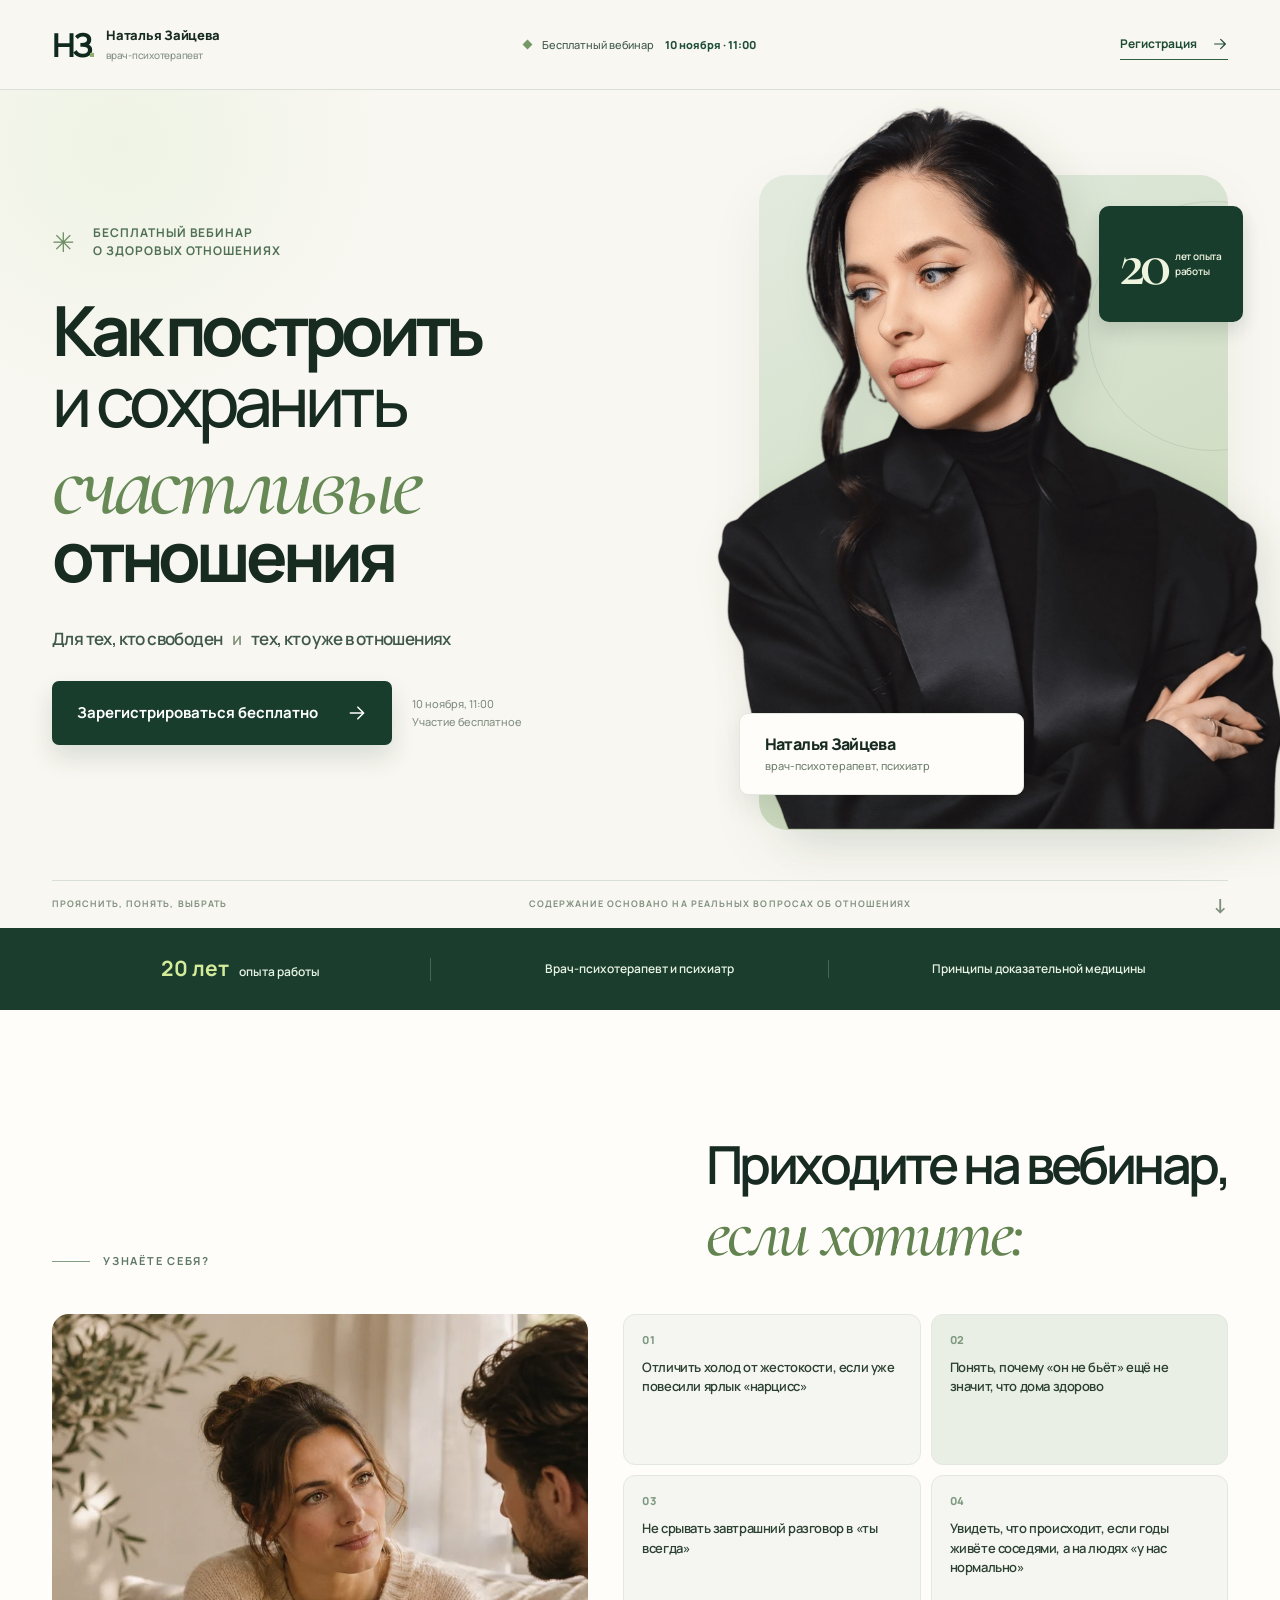
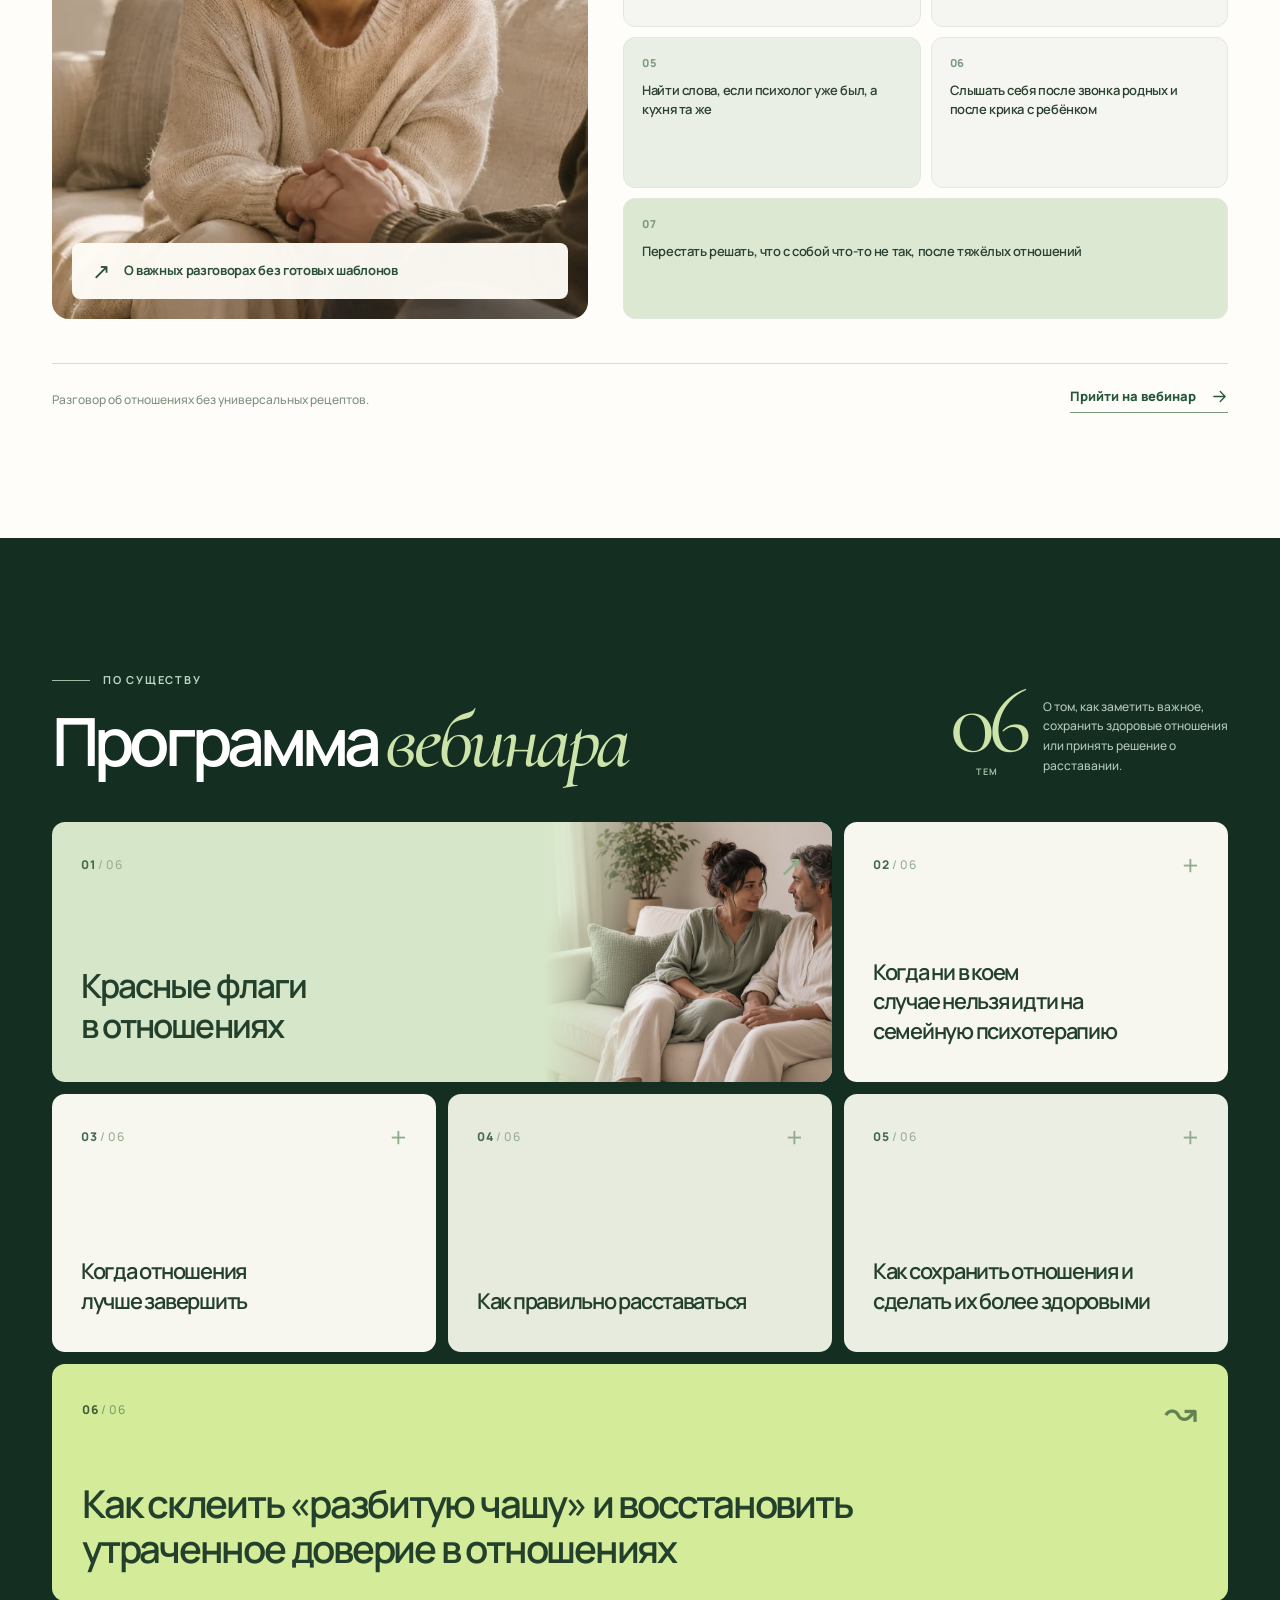
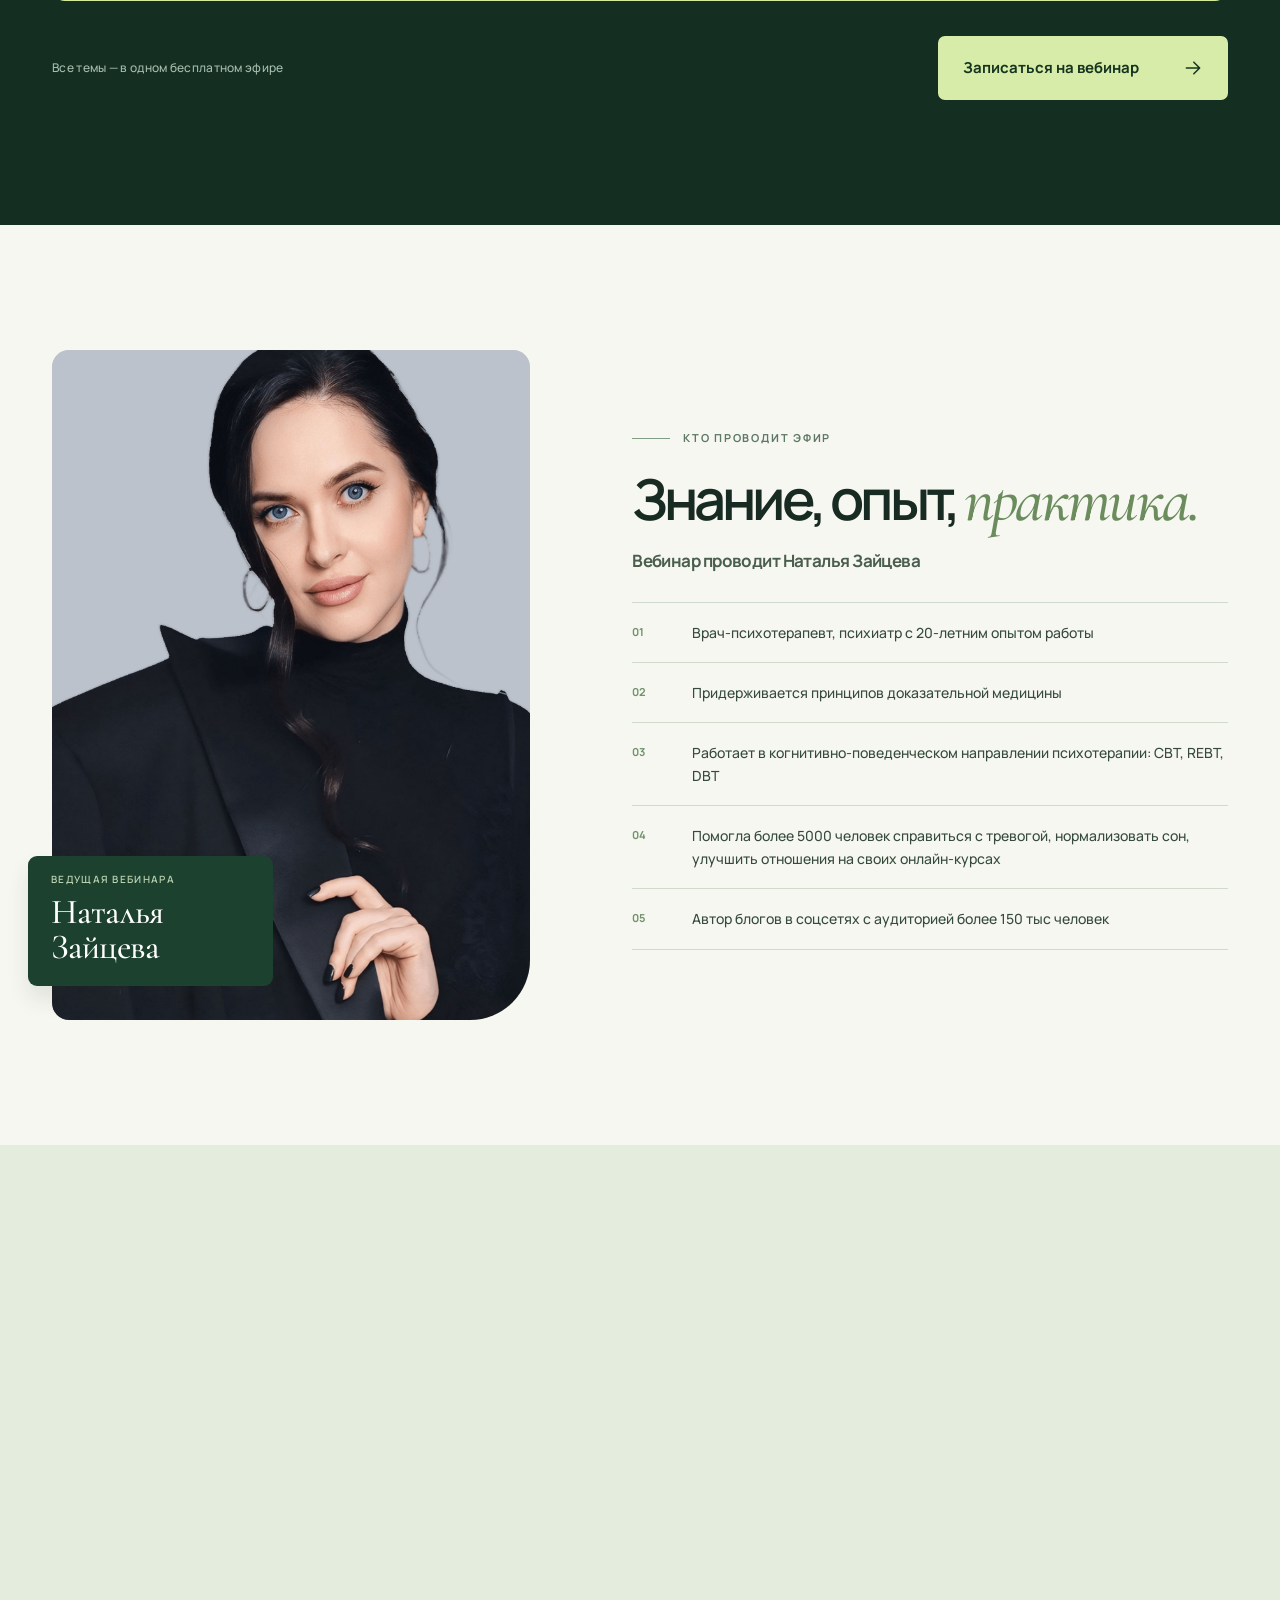
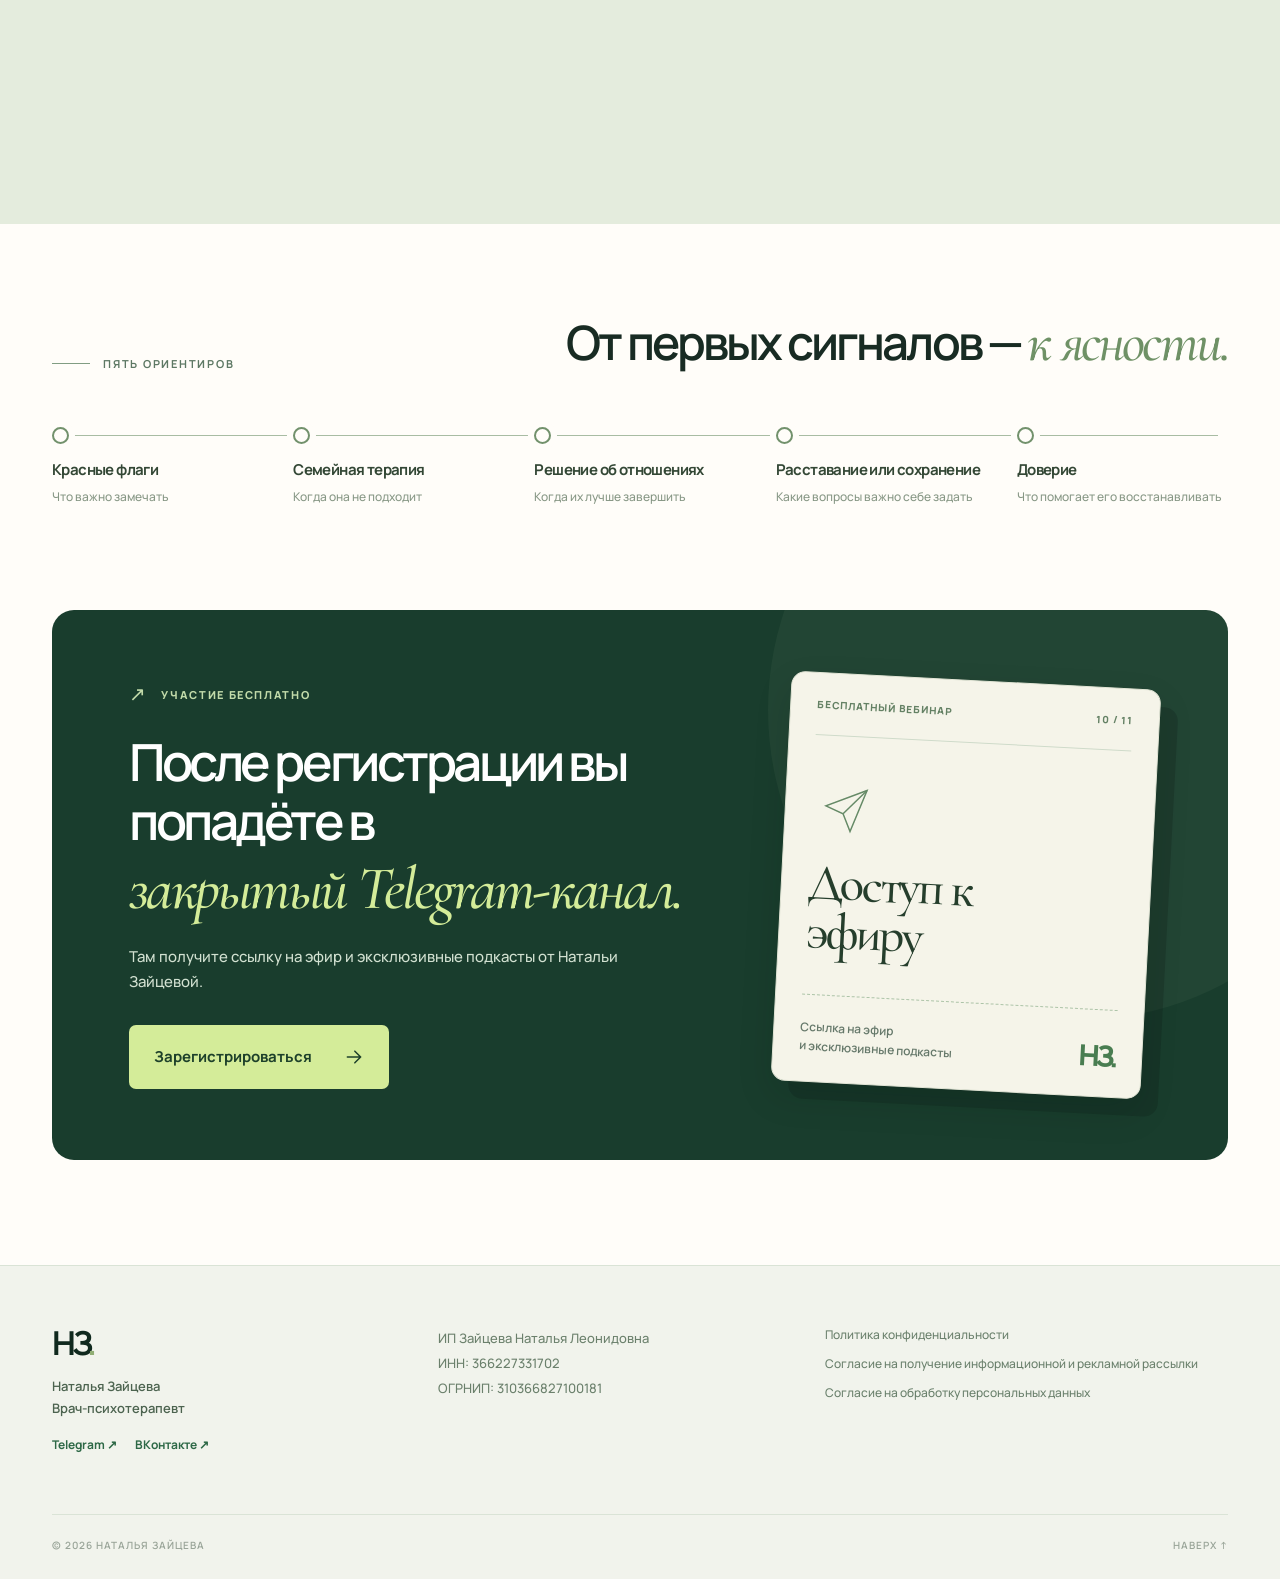
<file: webinar-editorial/index.html>
<!doctype html>
<html lang="ru">
<head>
<meta charset="utf-8">
<meta name="viewport" content="width=device-width,initial-scale=1,viewport-fit=cover">
<meta name="theme-color" content="#f8f7f1">
<meta name="description" content="Бесплатный вебинар Натальи Зайцевой «Как построить и сохранить счастливые отношения». Красные флаги, доверие, расставание и здоровые отношения.">
<meta property="og:type" content="website">
<meta property="og:title" content="Как построить и сохранить счастливые отношения">
<meta property="og:description" content="Бесплатный вебинар Натальи Зайцевой, врача-психотерапевта с 20-летним опытом работы.">
<meta property="og:image" content="https://maestrovladd.github.io/natasha-hubs/webinar-editorial/assets/hero-natalia.png">
<link rel="canonical" href="https://maestrovladd.github.io/natasha-hubs/webinar-editorial/">
<title>Как построить и сохранить счастливые отношения — бесплатный вебинар</title>
<link rel="preconnect" href="https://fonts.googleapis.com">
<link rel="preconnect" href="https://fonts.gstatic.com" crossorigin>
<link href="https://fonts.googleapis.com/css2?family=Cormorant+Garamond:ital,wght@0,400;0,500;0,600;1,400;1,500&family=Manrope:wght@400;500;600;700;800&display=swap" rel="stylesheet">
<link rel="preload" href="./assets/hero-natalia.png" as="image">
<link rel="stylesheet" href="./styles.css?v=1">
<script src="./app.js?v=1" defer></script>
</head>
<body>
<a class="skip-link" href="#content">Перейти к содержанию</a>
<header class="site-header" id="top">
 <div class="container header-inner">
  <a class="brand" href="#top" aria-label="Наталья Зайцева — на первый экран"><span class="brand-mark">НЗ<span class="brand-tiny">.</span></span><span class="brand-name">Наталья Зайцева<span>врач-психотерапевт</span></span></a>
  <div class="header-event"><span class="header-spark" aria-hidden="true"></span><span>Бесплатный вебинар</span><b>10 ноября · 11:00</b></div>
  <a class="header-action" href="https://nataliya-healthy-relationships.formalcod2.chatgpt.site/" target="_blank" rel="noopener noreferrer">Регистрация <svg viewBox="0 0 24 24" fill="none" stroke="currentColor" stroke-width="1.8" stroke-linecap="round" stroke-linejoin="round" aria-hidden="true"><path d="M4 12h16M13 5l7 7-7 7"/></svg></a>
 </div>
</header>
<main id="content">
<section class="hero" aria-labelledby="hero-heading">
 <div class="hero-wash" aria-hidden="true"></div>
 <div class="container hero-layout">
  <div class="hero-copy" data-reveal>
   <div class="hero-kicker"><span class="kicker-mark" aria-hidden="true">✳</span><span>Бесплатный вебинар<br>о здоровых отношениях</span></div>
   <h1 id="hero-heading">Как построить <span class="hero-join">и сохранить</span> <em>счастливые</em> <span class="hero-lastline">отношения</span></h1>
   <p class="hero-for">Для тех, кто свободен <span>и</span> тех, кто уже в отношениях</p>
   <div class="hero-bottom"><a class="button button-primary" href="https://nataliya-healthy-relationships.formalcod2.chatgpt.site/" target="_blank" rel="noopener noreferrer">Зарегистрироваться бесплатно <svg viewBox="0 0 24 24" fill="none" stroke="currentColor" stroke-width="1.8" stroke-linecap="round" stroke-linejoin="round" aria-hidden="true"><path d="M4 12h16M13 5l7 7-7 7"/></svg></a><p class="hero-button-note">10 ноября, 11:00<br>Участие бесплатное</p></div>
  </div>
  <div class="hero-visual" data-reveal>
    <div class="hero-visual-underlay" aria-hidden="true"><span class="hero-watermark">RELATIONSHIP</span></div>
    <img class="hero-person" src="./assets/hero-natalia.png" alt="Наталья Зайцева, ведущая бесплатного вебинара" width="960" height="1136" fetchpriority="high">
    <div class="hero-portrait-label"><span>Наталья Зайцева</span><small>врач-психотерапевт, психиатр</small></div>
    <div class="hero-portrait-note"><strong>20</strong><span>лет опыта<br>работы</span></div>
  </div>
 </div>
 <div class="container hero-bottom-line"><span>Прояснить, понять, выбрать</span><span>Содержание основано на реальных вопросах об отношениях</span><span aria-hidden="true">↓</span></div>
</section>
<section class="credentials-strip" aria-label="О ведущей вебинара"><div class="container strip-inner">
 <span><b>20 лет</b> опыта работы</span><span>Врач-психотерапевт и психиатр</span><span>Принципы доказательной медицины</span>
</div></section>
<section class="situations section-space" id="for-whom" aria-labelledby="situations-title">
 <div class="container">
  <div class="section-header section-header-split" data-reveal>
   <p class="section-label"><span class="thin-rule"></span> Узнаёте себя?</p>
   <h2 id="situations-title">Приходите на вебинар, <em>если хотите:</em></h2>
  </div>
  <div class="situations-layout">
   <figure class="situations-visual" data-reveal><img src="./assets/conversation.webp" width="1100" height="843" loading="lazy" alt="Пара разговаривает дома в спокойной обстановке"><figcaption><span class="caption-symbol" aria-hidden="true">↗</span>О важных разговорах без готовых шаблонов</figcaption></figure>
   <ol class="situation-list"><li class="situation-card"><span class="situation-index">01</span><p>Отличить холод от жестокости, если уже повесили ярлык «нарцисс»</p></li>
<li class="situation-card"><span class="situation-index">02</span><p>Понять, почему «он не бьёт» ещё не значит, что дома здорово</p></li>
<li class="situation-card"><span class="situation-index">03</span><p>Не срывать завтрашний разговор в «ты всегда»</p></li>
<li class="situation-card"><span class="situation-index">04</span><p>Увидеть, что происходит, если годы живёте соседями, а на людях «у нас нормально»</p></li>
<li class="situation-card"><span class="situation-index">05</span><p>Найти слова, если психолог уже был, а кухня та же</p></li>
<li class="situation-card"><span class="situation-index">06</span><p>Слышать себя после звонка родных и после крика с ребёнком</p></li>
<li class="situation-card"><span class="situation-index">07</span><p>Перестать решать, что с собой что-то не так, после тяжёлых отношений</p></li></ol>
  </div>
  <div class="section-foot"><p>Разговор об отношениях без универсальных рецептов.</p><a class="text-link" href="https://nataliya-healthy-relationships.formalcod2.chatgpt.site/" target="_blank" rel="noopener noreferrer">Прийти на вебинар <svg viewBox="0 0 24 24" fill="none" stroke="currentColor" stroke-width="1.8" stroke-linecap="round" stroke-linejoin="round" aria-hidden="true"><path d="M4 12h16M13 5l7 7-7 7"/></svg></a></div>
 </div>
</section>
<section class="agenda section-space" id="program" aria-labelledby="agenda-title">
 <div class="container">
  <div class="agenda-intro" data-reveal><div><p class="section-label section-label-light"><span class="thin-rule"></span> По существу</p><h2 id="agenda-title">Программа <em>вебинара</em></h2></div><div class="agenda-intro-aside"><span class="agenda-total">06<span>тем</span></span><p>О том, как заметить важное, сохранить здоровые отношения или принять решение о расставании.</p></div></div>
  <ol class="agenda-grid"><li class="agenda-card agenda-1" data-reveal><div class="agenda-card-top"><span class="agenda-number">01 <span>/ 06</span></span><span class="agenda-symbol" aria-hidden="true">↗</span></div><h3>Красные флаги в отношениях</h3><div class="agenda-photo"><img src="./assets/trust.jpg" loading="lazy" width="512" height="512" alt="Двое людей держатся за руки — образ доверия в отношениях"></div></li>
<li class="agenda-card agenda-2" data-reveal><div class="agenda-card-top"><span class="agenda-number">02 <span>/ 06</span></span><span class="agenda-symbol" aria-hidden="true">+</span></div><h3>Когда ни в коем случае нельзя идти на семейную психотерапию</h3></li>
<li class="agenda-card agenda-3" data-reveal><div class="agenda-card-top"><span class="agenda-number">03 <span>/ 06</span></span><span class="agenda-symbol" aria-hidden="true">+</span></div><h3>Когда отношения лучше завершить</h3></li>
<li class="agenda-card agenda-4" data-reveal><div class="agenda-card-top"><span class="agenda-number">04 <span>/ 06</span></span><span class="agenda-symbol" aria-hidden="true">+</span></div><h3>Как правильно расставаться</h3></li>
<li class="agenda-card agenda-5" data-reveal><div class="agenda-card-top"><span class="agenda-number">05 <span>/ 06</span></span><span class="agenda-symbol" aria-hidden="true">+</span></div><h3>Как сохранить отношения и сделать их более здоровыми</h3></li>
<li class="agenda-card agenda-6" data-reveal><div class="agenda-card-top"><span class="agenda-number">06 <span>/ 06</span></span><span class="agenda-symbol" aria-hidden="true">↝</span></div><h3>Как склеить «разбитую чашу» и восстановить утраченное доверие в отношениях</h3></li></ol>
  <div class="agenda-tail"><span>Все темы — в одном бесплатном эфире</span><a class="button button-light" href="https://nataliya-healthy-relationships.formalcod2.chatgpt.site/" target="_blank" rel="noopener noreferrer">Записаться на вебинар <svg viewBox="0 0 24 24" fill="none" stroke="currentColor" stroke-width="1.8" stroke-linecap="round" stroke-linejoin="round" aria-hidden="true"><path d="M4 12h16M13 5l7 7-7 7"/></svg></a></div>
 </div>
</section>
<section class="speaker section-space" id="speaker" aria-labelledby="speaker-title">
 <div class="container speaker-layout">
   <div class="speaker-photo-wrap" data-reveal>
     <div class="speaker-photo-bg"><img src="./assets/expert-natalia.jpg" width="390" height="520" loading="lazy" alt="Наталья Зайцева — врач-психотерапевт"></div>
     <div class="speaker-badge"><span>Ведущая вебинара</span><strong>Наталья<br>Зайцева</strong></div>
   </div>
   <div class="speaker-description" data-reveal>
     <p class="section-label"><span class="thin-rule"></span> Кто проводит эфир</p>
     <h2 id="speaker-title">Знание, опыт, <em>практика.</em></h2>
     <p class="speaker-subtitle">Вебинар проводит Наталья Зайцева</p>
     <ul class="speaker-facts"><li><span class="fact-index">01</span><span>Врач-психотерапевт, психиатр с 20-летним опытом работы</span></li>
<li><span class="fact-index">02</span><span>Придерживается принципов доказательной медицины</span></li>
<li><span class="fact-index">03</span><span>Работает в когнитивно-поведенческом направлении психотерапии: CBT, REBT, DBT</span></li>
<li><span class="fact-index">04</span><span>Помогла более 5000 человек справиться с тревогой, нормализовать сон, улучшить отношения на своих онлайн-курсах</span></li>
<li><span class="fact-index">05</span><span>Автор блогов в соцсетях с аудиторией более 150 тыс человек</span></li></ul>
   </div>
 </div>
</section>
<section class="decisions" id="takeaways" aria-labelledby="decisions-title">
  <div class="container decisions-layout">
   <div class="decisions-copy" data-reveal>
    <p class="section-label"><span class="thin-rule"></span> Два важных вопроса</p>
    <h2 id="decisions-title">Приходите на вебинар, <em>чтобы разобраться:</em></h2>
    <div class="decision-list"><div class="decision"><span>01</span><p>Как сохранить отношения и сделать их более здоровыми</p></div>
<div class="decision"><span>02</span><p>Когда отношения лучше завершить и как правильно расставаться</p></div></div>
   </div>
   <figure class="decisions-visual" data-reveal><img src="./assets/embrace.webp" width="1152" height="768" loading="lazy" alt="Пара обнимается, мужчина целует женщину в лоб"><figcaption>Отношения бывают разными.<br>Решение начинается с понимания.</figcaption></figure>
  </div>
</section>
<section class="journey" aria-labelledby="journey-title">
  <div class="container">
   <div class="journey-intro"><p class="section-label"><span class="thin-rule"></span> Пять ориентиров</p><h2 id="journey-title">От первых сигналов — <em>к ясности.</em></h2></div>
   <ol class="journey-list"><li><span class="waypoint-circle" aria-hidden="true"></span><strong>Красные флаги</strong><span>Что важно замечать</span></li>
<li><span class="waypoint-circle" aria-hidden="true"></span><strong>Семейная терапия</strong><span>Когда она не подходит</span></li>
<li><span class="waypoint-circle" aria-hidden="true"></span><strong>Решение об отношениях</strong><span>Когда их лучше завершить</span></li>
<li><span class="waypoint-circle" aria-hidden="true"></span><strong>Расставание или сохранение</strong><span>Какие вопросы важно себе задать</span></li>
<li><span class="waypoint-circle" aria-hidden="true"></span><strong>Доверие</strong><span>Что помогает его восстанавливать</span></li></ol>
  </div>
</section>
<section class="join" id="registration" aria-labelledby="join-title">
 <div class="container">
  <div class="join-panel" data-reveal>
    <div class="join-copy"><p class="join-label"><span aria-hidden="true">↗</span> Участие бесплатно</p>
      <h2 id="join-title">После регистрации вы попадёте в <em>закрытый Telegram-канал.</em></h2>
      <p>Там получите ссылку на эфир и эксклюзивные подкасты от Натальи Зайцевой.</p>
      <a class="button button-join" href="https://nataliya-healthy-relationships.formalcod2.chatgpt.site/" target="_blank" rel="noopener noreferrer">Зарегистрироваться <svg viewBox="0 0 24 24" fill="none" stroke="currentColor" stroke-width="1.8" stroke-linecap="round" stroke-linejoin="round" aria-hidden="true"><path d="M4 12h16M13 5l7 7-7 7"/></svg></a>
    </div>
    <div class="join-ticket" aria-label="Что будет после регистрации">
     <div class="ticket-head"><span>БЕСПЛАТНЫЙ ВЕБИНАР</span><span>10 / 11</span></div>
     <div class="ticket-middle"><svg viewBox="0 0 80 80" fill="none" stroke="currentColor" stroke-width="1.7" aria-hidden="true"><path d="M62 18 16 38l20 8 9 20 17-48Z"/><path d="m36 46 26-28"/></svg><span>Доступ к эфиру</span></div>
     <div class="ticket-bottom"><span>Ссылка на эфир<br>и эксклюзивные подкасты</span><strong>НЗ.</strong></div>
    </div>
  </div>
 </div>
</section>
</main>
<footer class="footer"><div class="container footer-grid">
 <div class="footer-brand"><span class="brand-mark">НЗ<span class="brand-tiny">.</span></span><p>Наталья Зайцева<br>Врач-психотерапевт</p><div class="footer-social"><a href="https://t.me/psy_factum" target="_blank" rel="noopener noreferrer">Telegram ↗</a><a href="https://vk.com/psyfactum" target="_blank" rel="noopener noreferrer">ВКонтакте ↗</a></div></div>
 <div class="footer-info"><p>ИП Зайцева Наталья Леонидовна<br>ИНН: 366227331702<br>ОГРНИП: 310366827100181</p></div>
 <nav class="footer-links" aria-label="Юридическая информация"><a href="https://psyfactum.online/confidentiality" target="_blank" rel="noopener noreferrer">Политика конфиденциальности</a><a href="https://psyfactum.online/consent_mailing" target="_blank" rel="noopener noreferrer">Согласие на получение информационной и рекламной рассылки</a><a href="https://psyfactum.online/consent_personal" target="_blank" rel="noopener noreferrer">Согласие на обработку персональных данных</a></nav>
</div><div class="container footer-end"><span>© 2026 Наталья Зайцева</span><a href="#top">Наверх ↑</a></div></footer>
<a class="mobile-fixed-cta" href="https://nataliya-healthy-relationships.formalcod2.chatgpt.site/" target="_blank" rel="noopener noreferrer" aria-label="Зарегистрироваться бесплатно на вебинар">Участвовать бесплатно <svg viewBox="0 0 24 24" fill="none" stroke="currentColor" stroke-width="1.8" stroke-linecap="round" stroke-linejoin="round" aria-hidden="true"><path d="M4 12h16M13 5l7 7-7 7"/></svg></a>
</body></html>
</file>
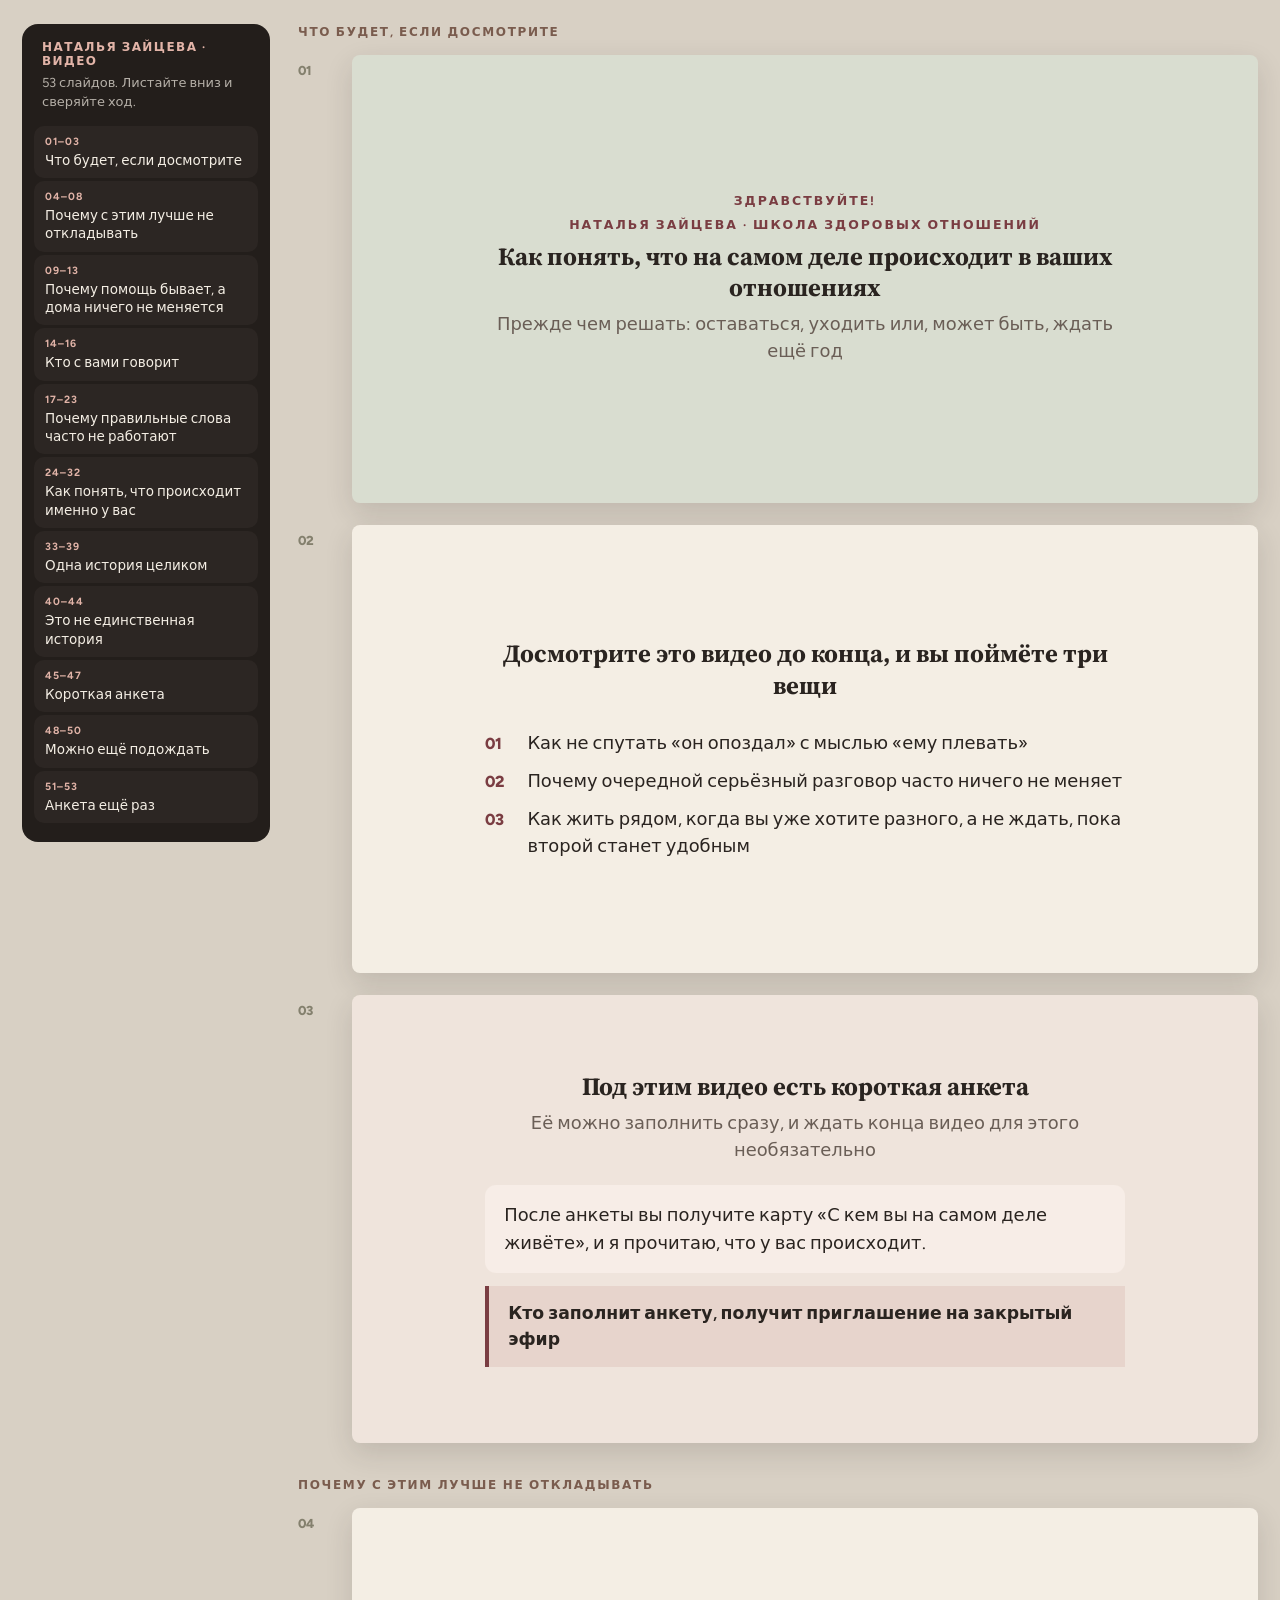
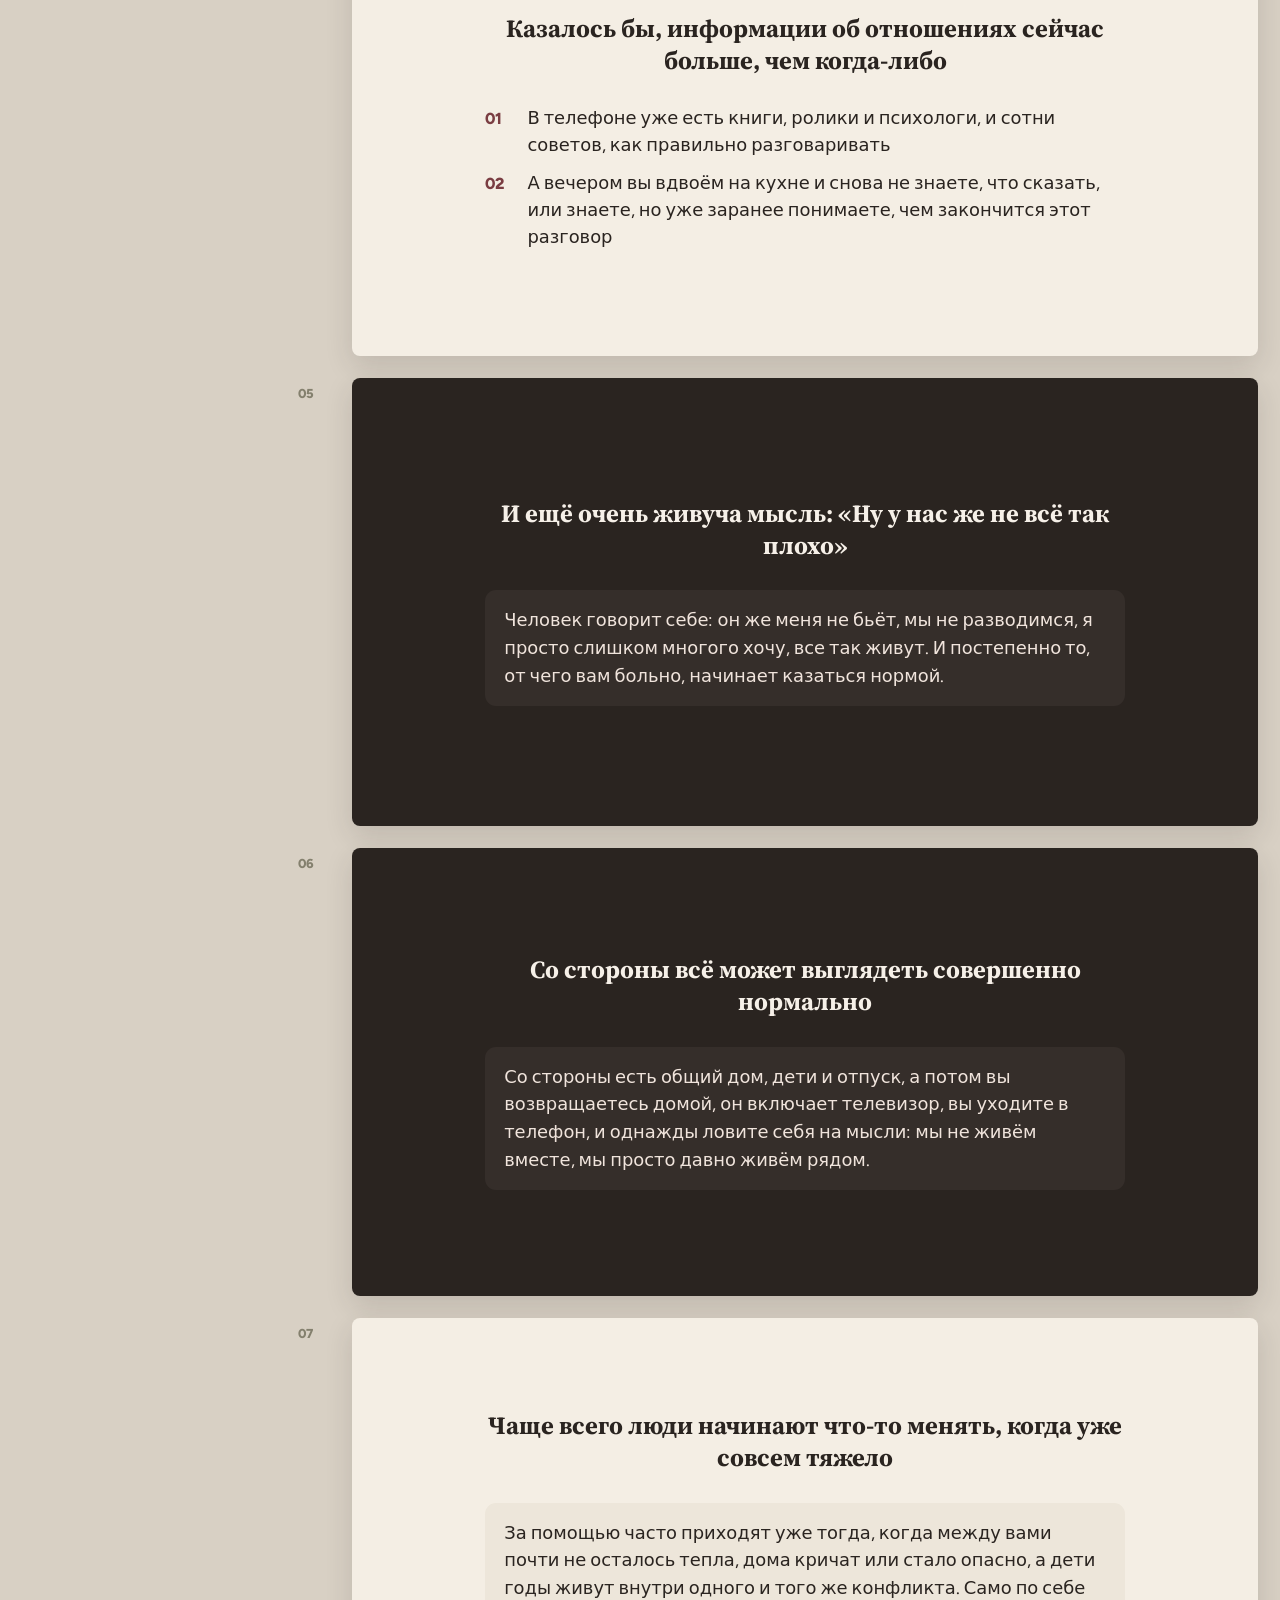
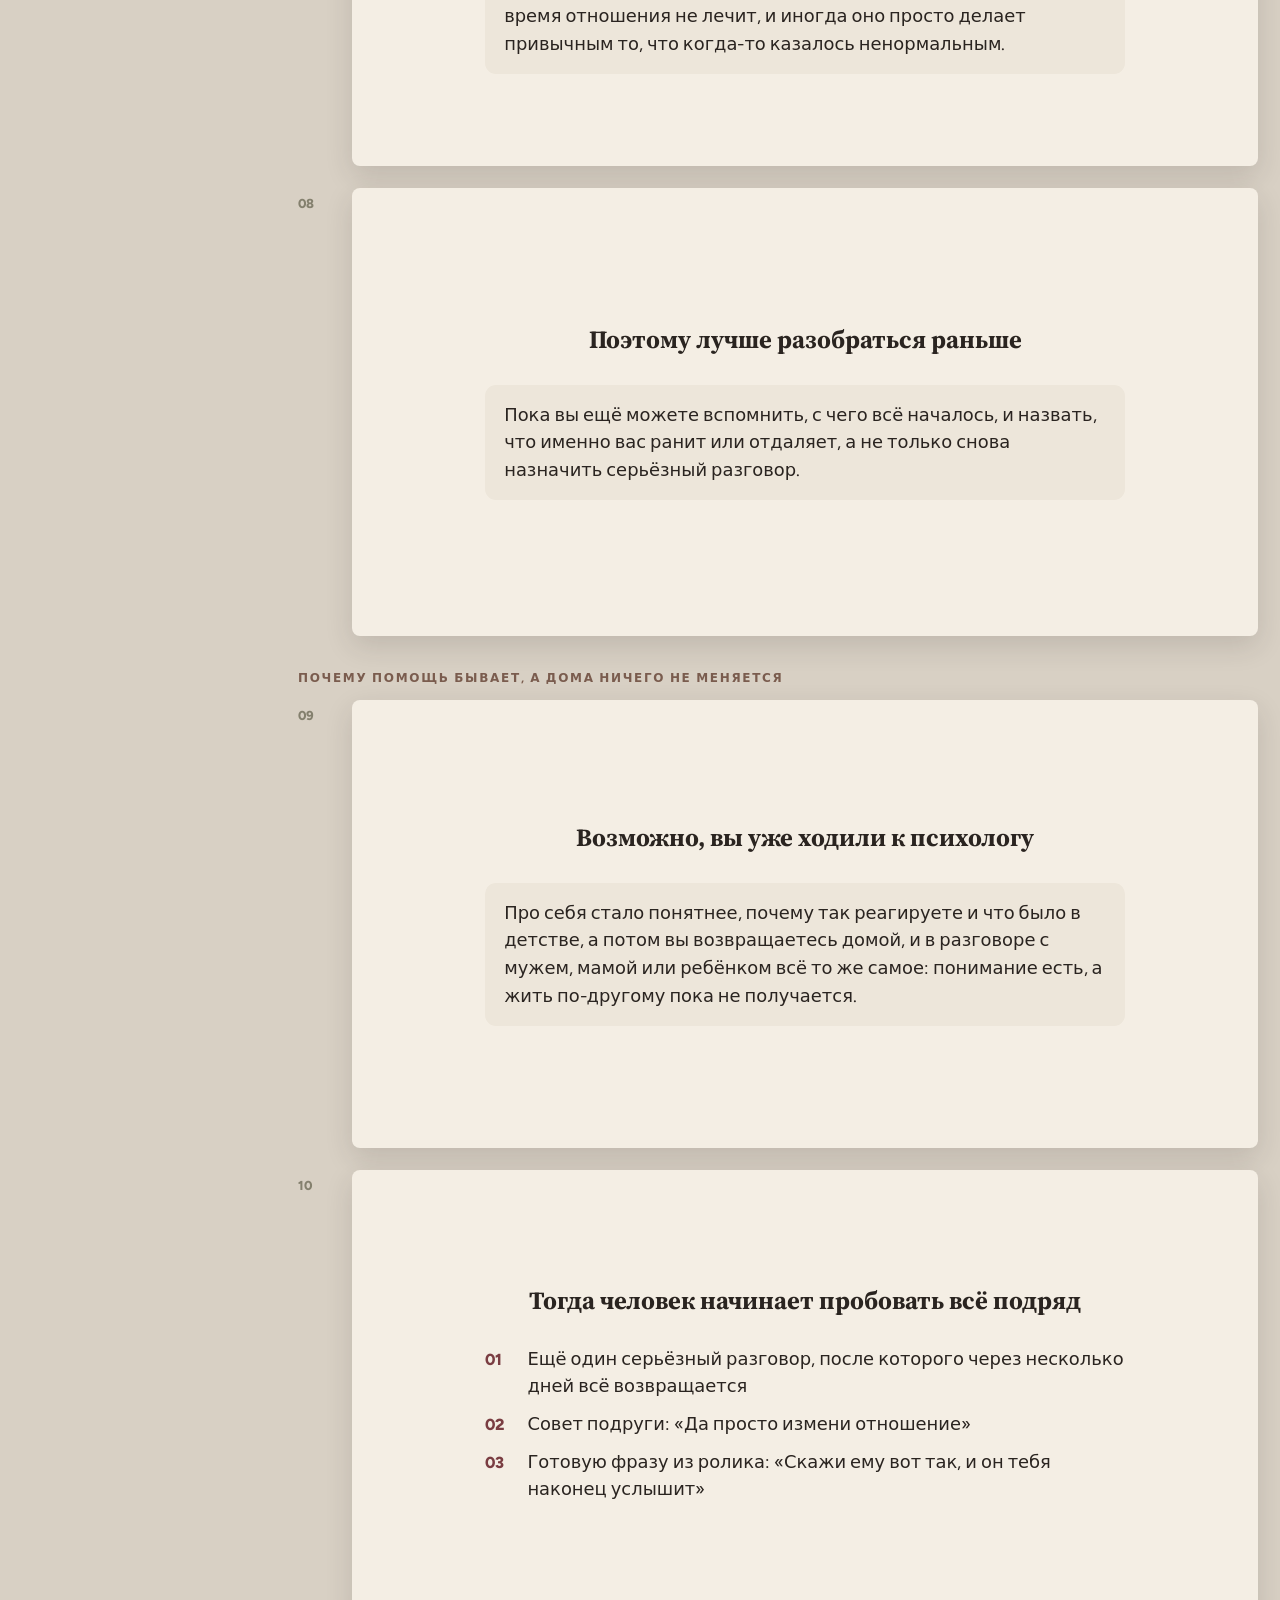
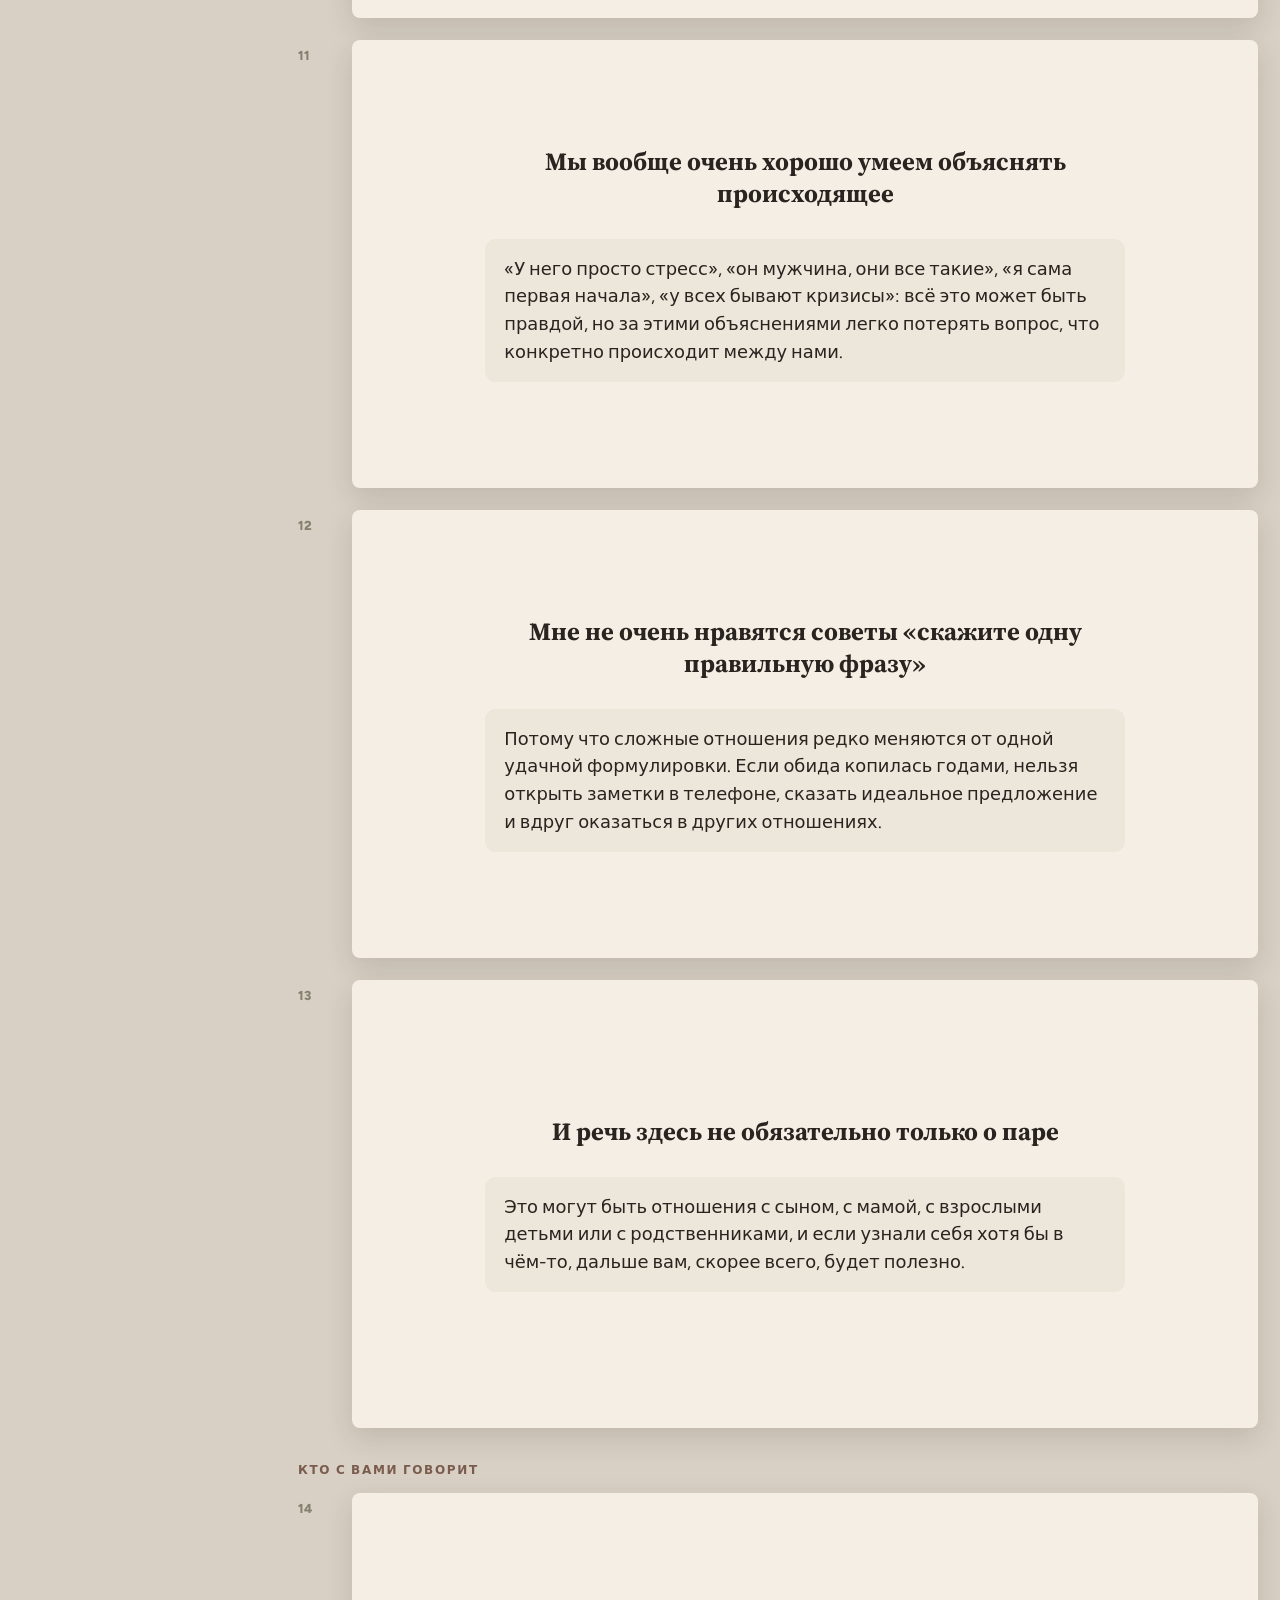
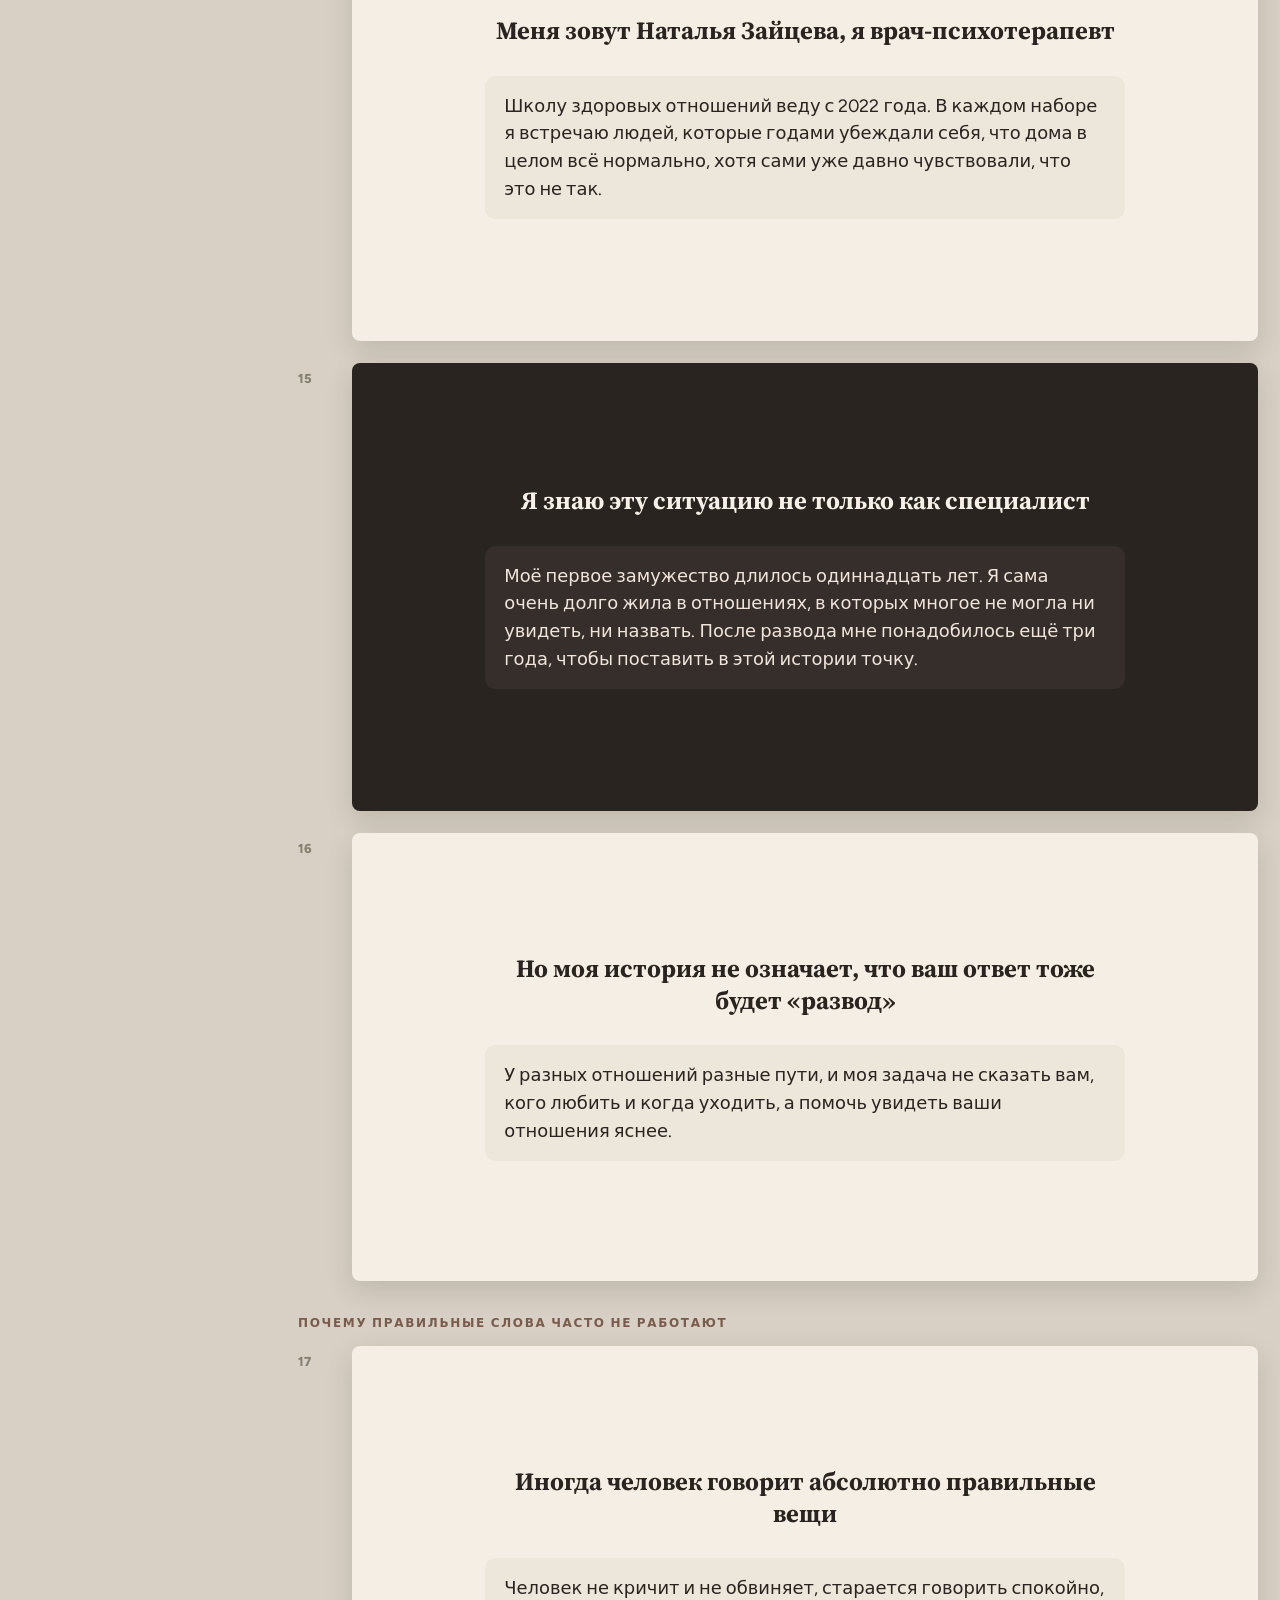
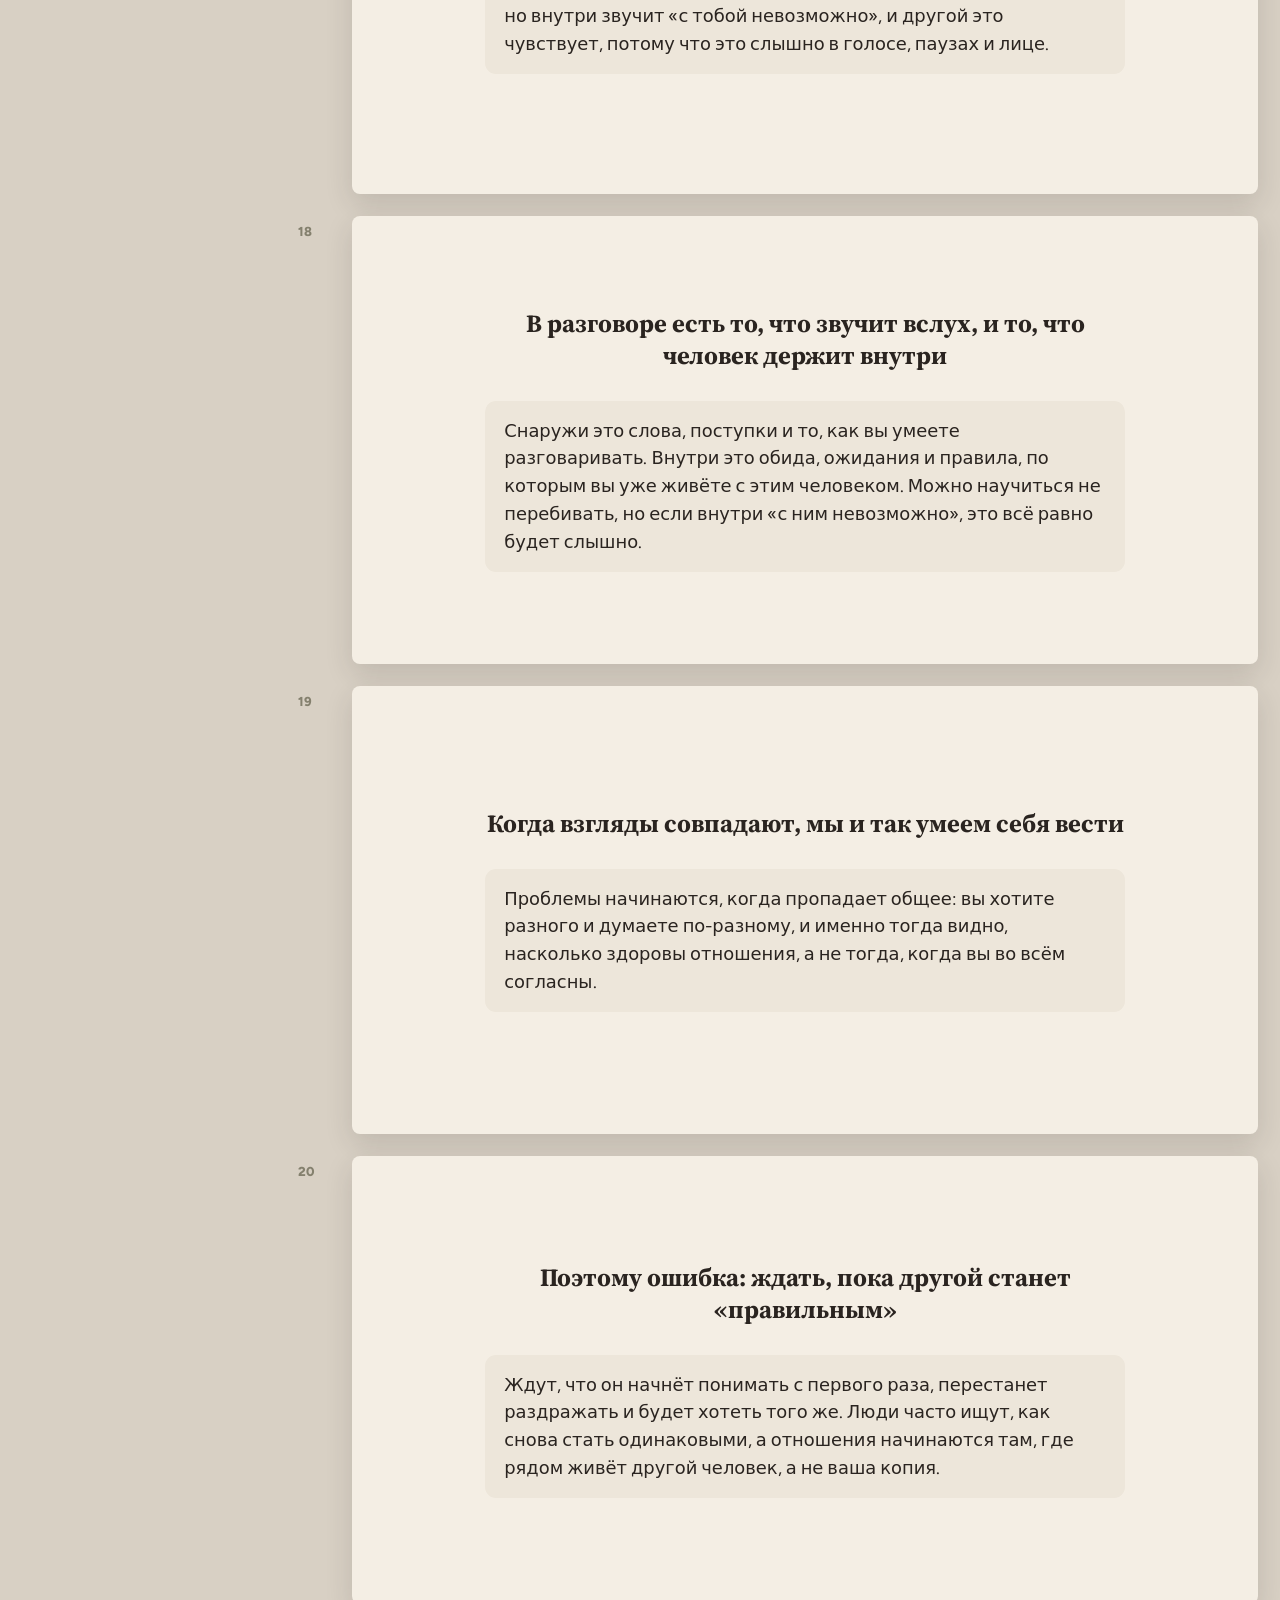
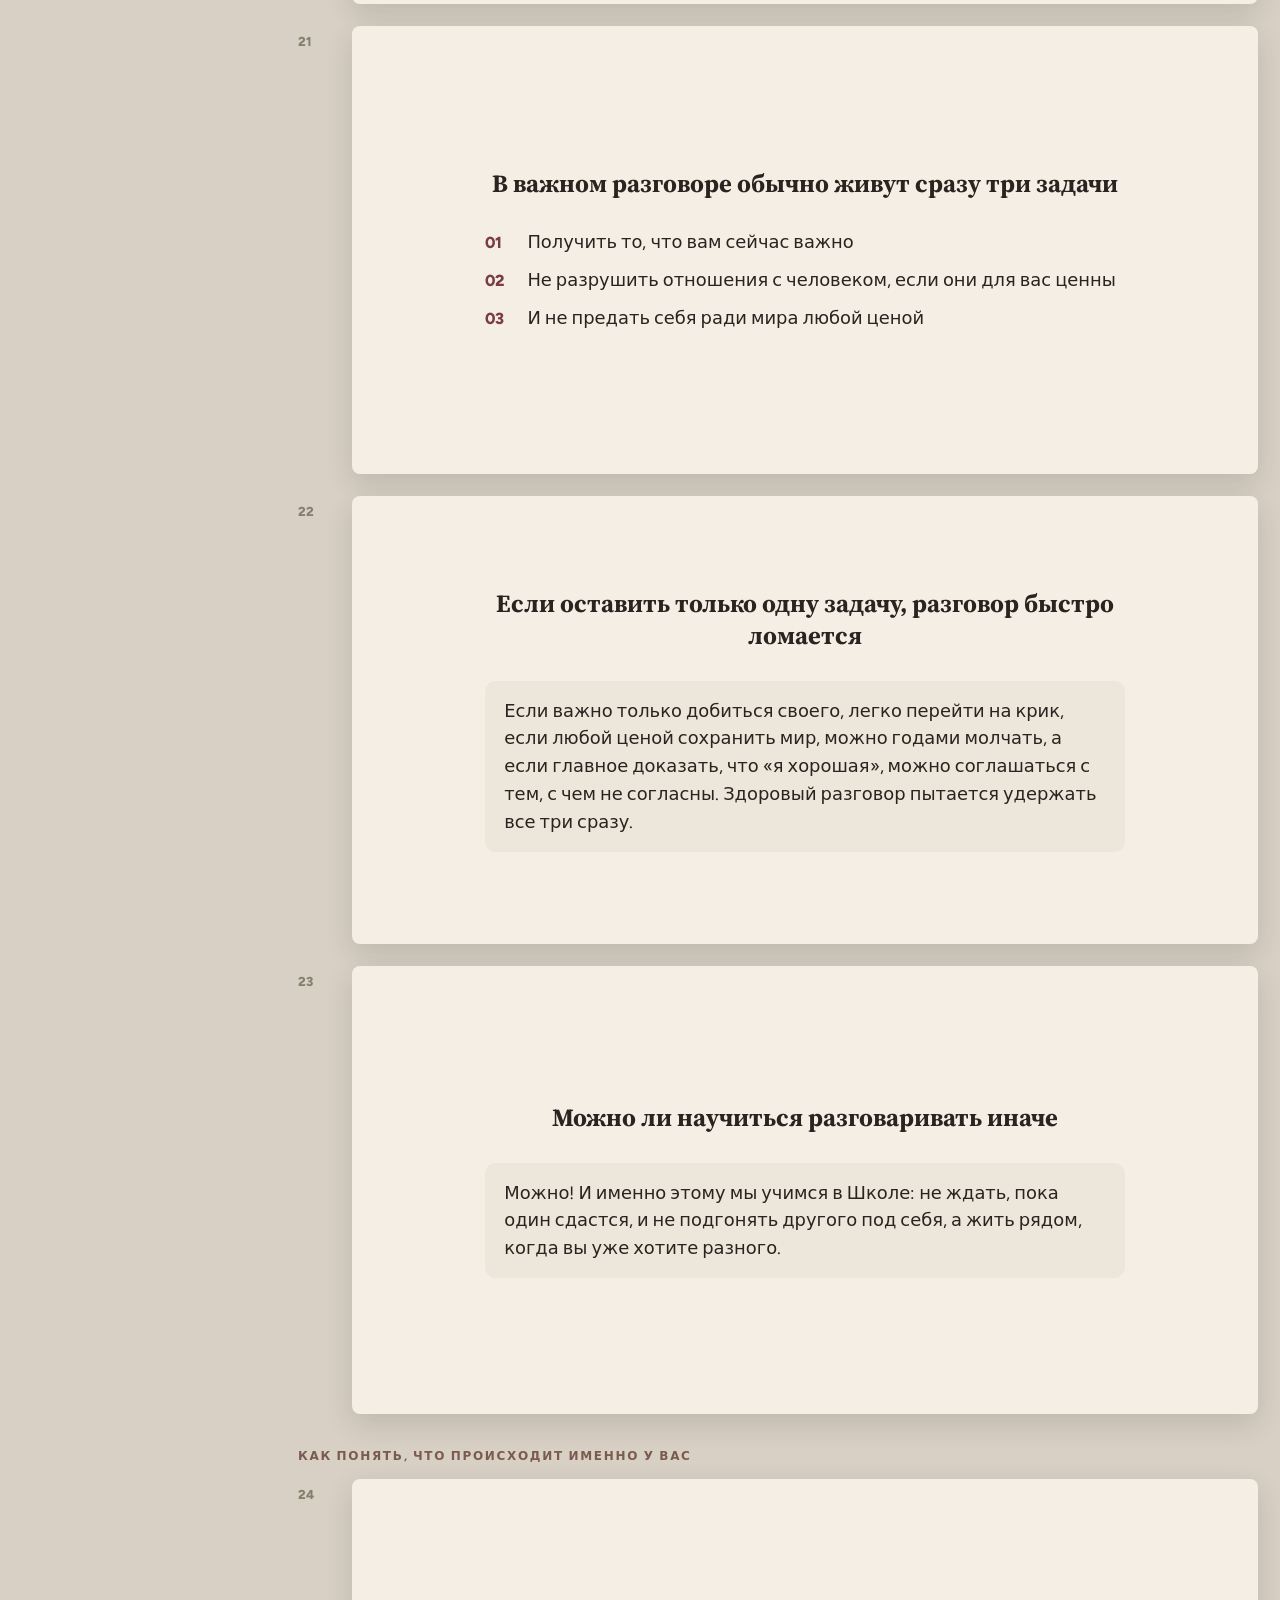
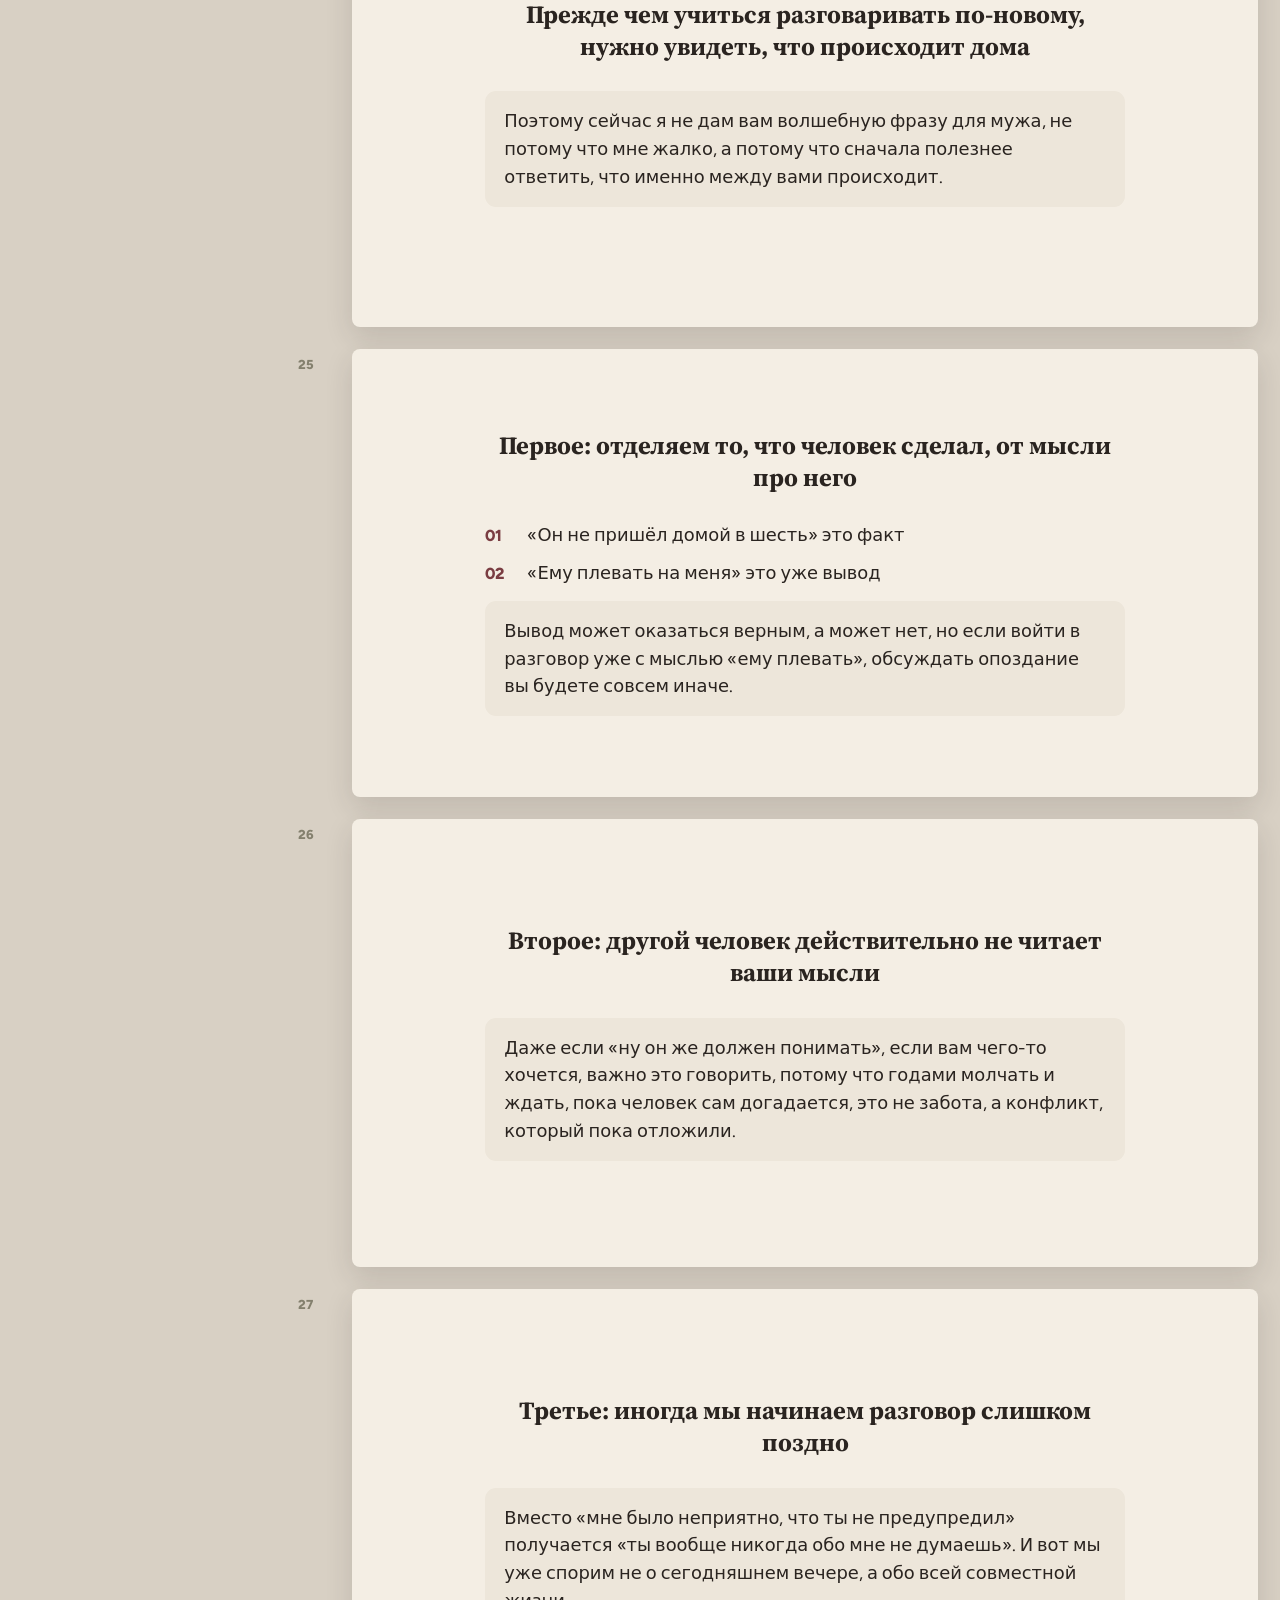
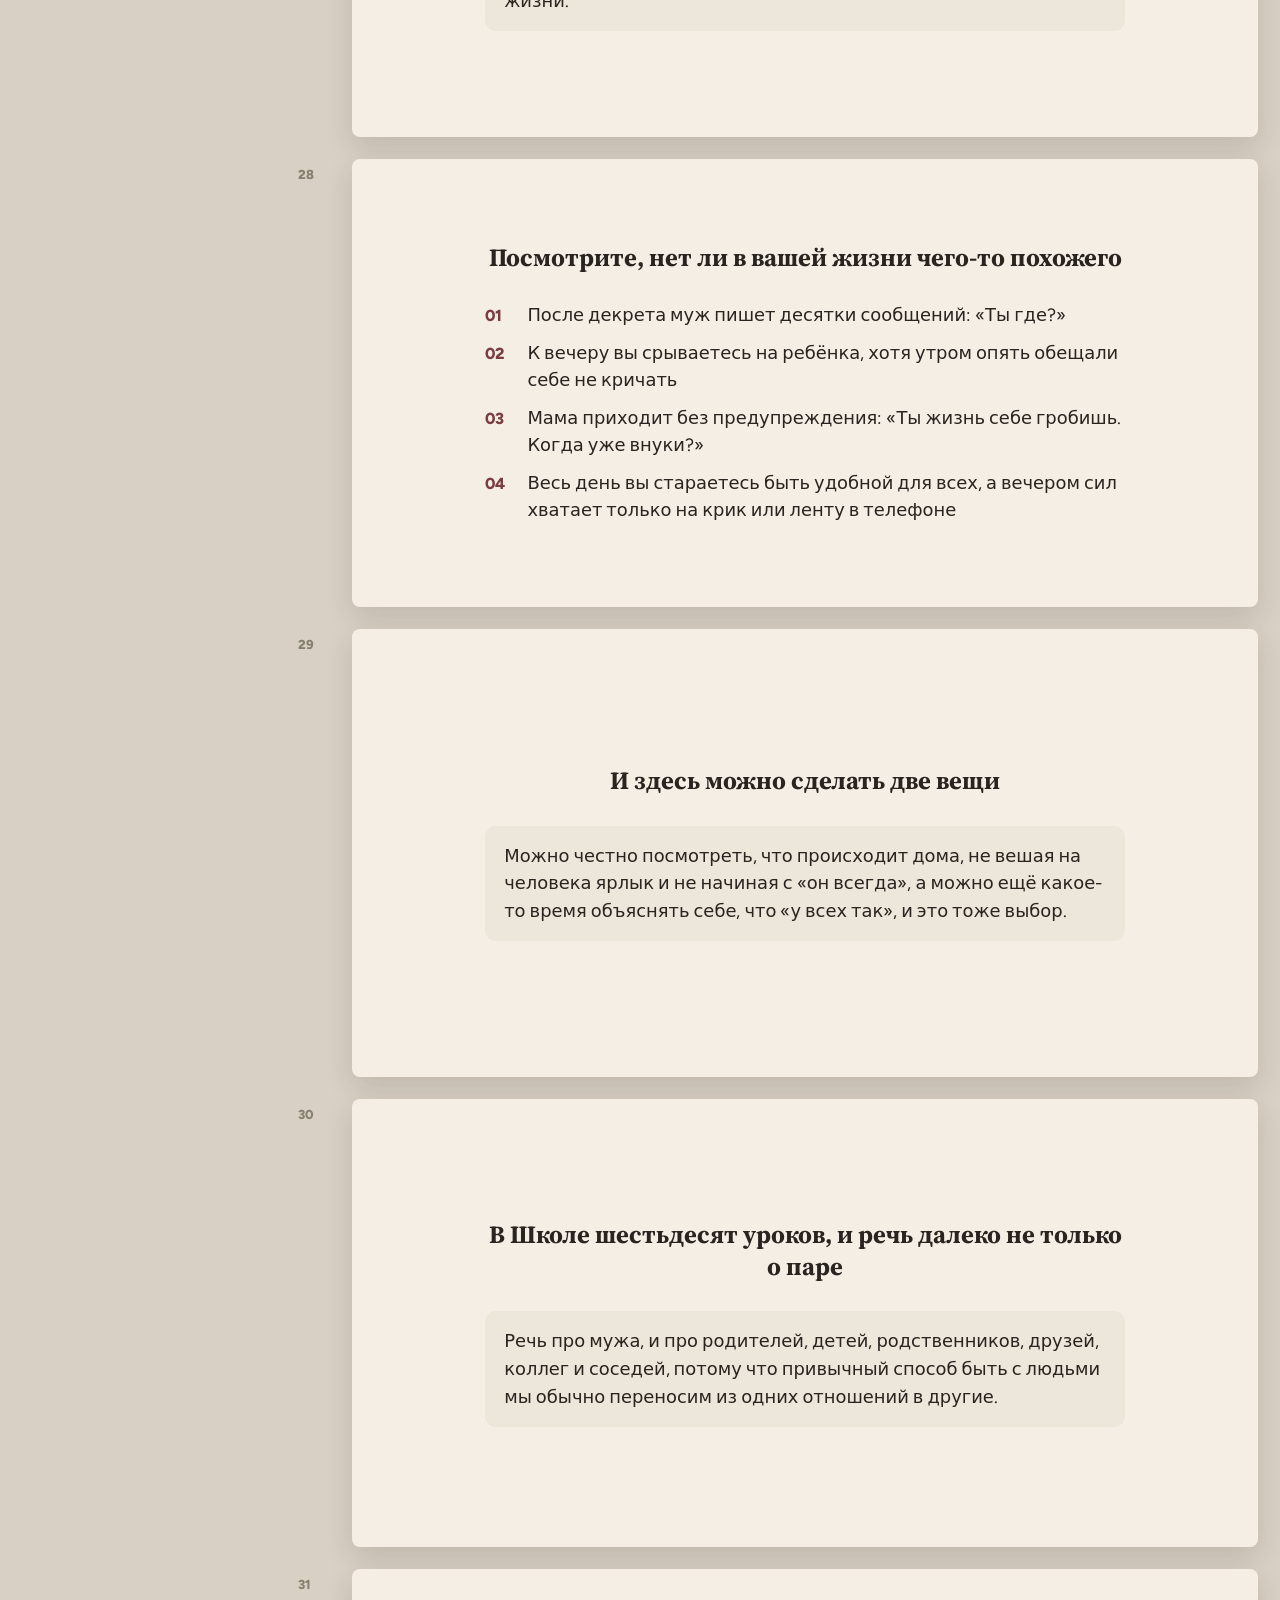
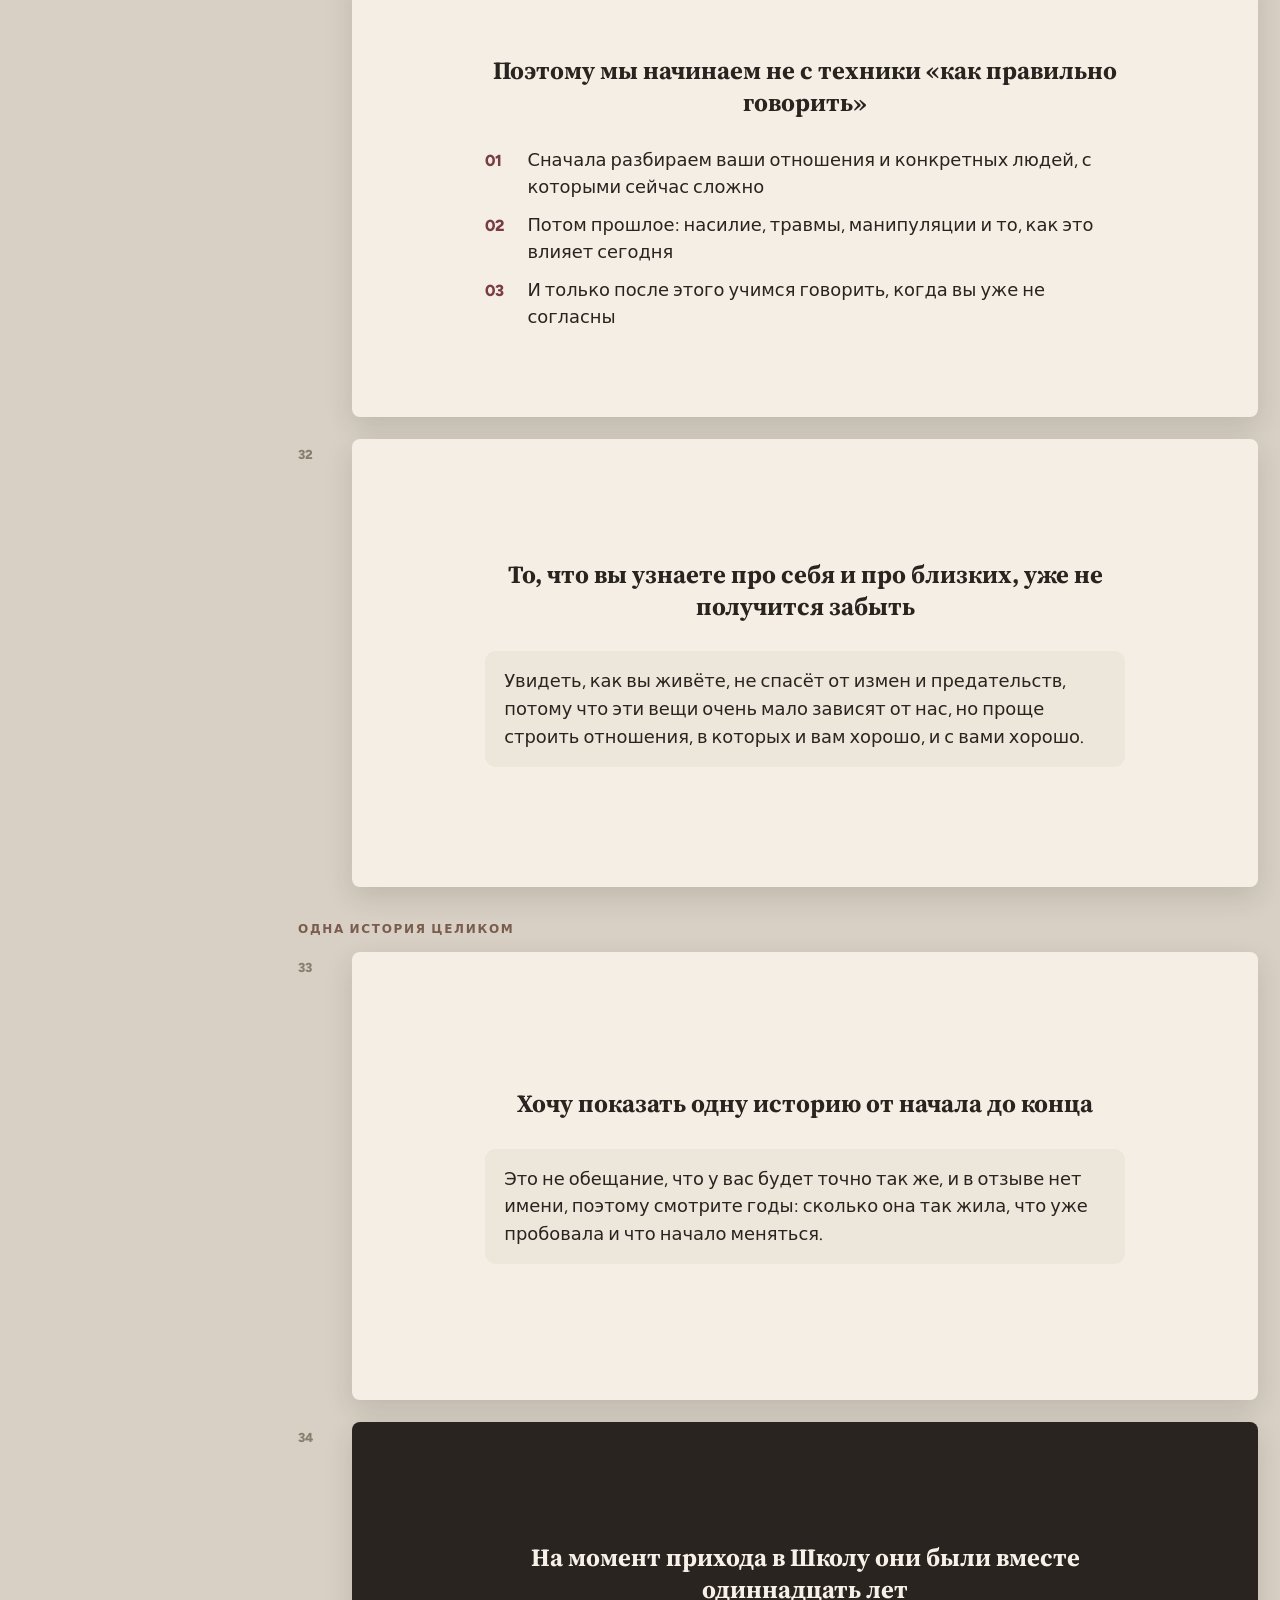
<file: shzo/lidmagnit/index.html>
<!DOCTYPE html>
<html lang="ru">
<head>
<meta charset="utf-8">
<meta name="viewport" content="width=device-width, initial-scale=1">
<meta name="robots" content="noindex,nofollow">
<meta name="color-scheme" content="light only">
<title>Школа · одно видео · 53 слайдов</title>
<link rel="preconnect" href="https://fonts.googleapis.com">
<link rel="preconnect" href="https://fonts.gstatic.com" crossorigin>
<link href="https://fonts.googleapis.com/css2?family=Figtree:ital,wght@0,400;0,500;0,600;0,700;1,400&family=Source+Serif+4:ital,opsz,wght@0,8..60,600;0,8..60,700;1,8..60,600&display=swap" rel="stylesheet">
<style>
:root {
  --cream: #F4EEE4;
  --paper: #FBF7F0;
  --sage: #D9DDD0;
  --dark: #2A2420;
  --ink: #2A2420;
  --brick: #7A3D42;
  --muted: #6A5E56;
  --box: #EDE6DA;
  --nav: #231E1B;
}
* { box-sizing: border-box; margin: 0; padding: 0; }
html { scroll-behavior: smooth; -webkit-text-size-adjust: 100%; color-scheme: only light; }
body {
  background: #D8D0C4;
  color: var(--ink);
  font-family: Figtree, ui-sans-serif, system-ui, sans-serif;
  color-scheme: only light;
}
.layout { display: grid; grid-template-columns: 248px minmax(0, 1fr); gap: 28px; max-width: 1480px; margin: 0 auto; padding: 24px 22px 96px; align-items: start; }
.nav { position: sticky; top: 16px; background: var(--nav); color: var(--cream); border-radius: 16px; padding: 16px 12px; max-height: calc(100vh - 32px); overflow: auto; }
.nav h1 { font-size: 12px; letter-spacing: .12em; text-transform: uppercase; color: #E2B4A8; margin: 0 8px 6px; }
.nav p { font-size: 13px; opacity: .7; margin: 0 8px 14px; line-height: 1.45; }
.nav-links { display: block; }
.nav a { display: block; color: var(--cream); text-decoration: none; padding: 9px 11px; border-radius: 10px; margin-bottom: 3px; font-size: 13.5px; line-height: 1.35; background: #2C2623; }
.nav a span { display: block; color: #E2B4A8; font-size: 10.5px; letter-spacing: .1em; font-weight: 700; margin-bottom: 2px; }
.nav a:hover, .nav a:focus-visible { background: #3A322E; outline: none; }
.section { font-size: 12px; letter-spacing: .14em; text-transform: uppercase; color: #7A5C4E; font-weight: 700; margin: 34px 0 14px; line-height: 1.4; max-width: 52rem; }
.section:first-child { margin-top: 0; }
.row { display: grid; grid-template-columns: 42px minmax(0, 1fr); gap: 12px; align-items: start; margin-bottom: 22px; }
.rownum { font-size: 13px; font-weight: 800; color: #84806E; padding-top: 8px; }
.slide { container-type: inline-size; min-height: 28rem; background: var(--cream); border-radius: 8px; overflow: hidden; box-shadow: 0 10px 28px rgba(42,36,32,.14); }
.slide.scenes { background: var(--dark); color: #F3EEE6; }
.slide.cover { background: var(--sage); }
.slide.form { background: #EFE4DC; }
.frame {
  min-height: 28rem;
  padding: 3.4rem 8%;
  display: flex;
  flex-direction: column;
  align-items: center;
  justify-content: center;
  gap: 1.35rem;
}
.head { width: min(100%, 40rem); text-align: center; }
.eyebrow { font-size: .78rem; letter-spacing: .16em; text-transform: uppercase; color: var(--brick); font-weight: 700; margin-bottom: .55rem; }
.slide.scenes .eyebrow { color: #E2B4A8; }
.hit { font-family: "Source Serif 4", Georgia, serif; font-size: clamp(1.55rem, 2.15cqw, 2.15rem); font-weight: 700; line-height: 1.28; color: var(--dark); margin-bottom: .45rem; }
.slide.scenes .hit { color: #F6F0E8; }
.sub { font-size: 1.12rem; line-height: 1.5; color: var(--muted); }
.slide.scenes .sub { color: #C9C0B6; }
.copy { width: min(100%, 40rem); display: flex; flex-direction: column; gap: .85rem; text-align: left; }
.box { background: var(--box); border-radius: .7rem; padding: 1rem 1.2rem; font-size: 1.12rem; line-height: 1.55; }
.slide.scenes .box { background: #352E2A; color: #F0E4DC; }
.slide.form .box { background: #F7EDE7; }
.boxes { display: flex; flex-direction: column; gap: .75rem; }
.plate { background: #F0E4DC; border-left: .28rem solid var(--brick); padding: .9rem 1.2rem; font-size: 1.08rem; line-height: 1.5; font-weight: 600; }
.slide.scenes .plate { background: #352E2A; color: #F0E4DC; }
.slide.form .plate { background: #E7D4CC; }
.banner { background: var(--brick); color: #F6F0E8; border-radius: .5rem; padding: .9rem 1.2rem; font-size: 1.12rem; font-weight: 700; text-align: center; }
.list { display: grid; gap: .7rem; }
.list > p { font-size: 1.12rem; line-height: 1.5; display: grid; grid-template-columns: 2.1rem 1fr; gap: .55rem; }
.list > p > i { font-style: normal; color: var(--brick); font-weight: 800; font-size: 1rem; padding-top: .12rem; }
.slide.scenes .list > p > i { color: #E2B4A8; }
.pic { display: none; }
.pic { display: flex; flex-direction: column; align-items: center; justify-content: center; min-width: 0; width: 100%; height: auto; max-height: 100%; }
.place-left .pic, .place-cover .pic { justify-self: start; width: 92%; }
.place-right .pic, .place-mid .pic { justify-self: end; width: 90%; }
.place-bottom .pic { justify-self: center; width: min(68%, 42cqw); }
.pic-art { flex: none; width: 100%; aspect-ratio: 4 / 3; height: auto; max-height: 24cqw; border-radius: .65cqw; position: relative; overflow: hidden; background: #C9B8B0; }
.place-bottom .pic-art { aspect-ratio: 2.15 / 1; max-height: 16cqw; }
.slide.cover .place-bottom .pic { width: min(72%, 48cqw); }
.slide.cover .place-bottom .pic-art { aspect-ratio: 4 / 3; max-height: 26cqw; }
.place-cover .pic-art { max-height: 26cqw; }
.slide.scenes .pic-art { background: #1E1A18; }
.pic figcaption { font-size: 1cqw; color: var(--muted); margin-top: .35cqw; font-weight: 600; text-align: center; }
.slide.scenes figcaption { color: #C9C0B6; }
.pic-art::before, .pic-art::after { content: ""; position: absolute; }
.pic-bed .pic-art { background: #3A322E; }
.pic-bed .pic-art::before, .pic-bed .pic-art::after { width: 22%; height: 38%; background: #C9B8B0; border-radius: 50% 50% 40% 40%; top: 38%; }
.pic-bed .pic-art::before { left: 22%; }
.pic-bed .pic-art::after { right: 22%; }
.pic-iceberg .pic-art { background: linear-gradient(#D7E3EA 0 46%, #7A8B96 46% 100%); }
.pic-iceberg .pic-art::before { left: 28%; top: 18%; width: 44%; height: 70%; background: #9BB0BC; clip-path: polygon(50% 0, 100% 100%, 0 100%); }
.pic-phone .pic-art { background: #E7E0D4; }
.pic-phone .pic-art::before { left: 18%; top: 22%; width: 22%; height: 56%; background: #2A2420; border-radius: .4cqw; }
.pic-phone .pic-art::after { right: 16%; top: 28%; width: 36%; height: 44%; background: #7A3D42; border-radius: .2cqw; }
.pic-tv .pic-art { background: #2A2420; }
.pic-tv .pic-art::before { left: 10%; top: 22%; width: 42%; height: 48%; background: #6A5E56; border-radius: .3cqw; }
.pic-tv .pic-art::after { right: 14%; top: 40%; width: 22%; height: 36%; background: #C9B8B0; border-radius: .5cqw; }
.pic-bubble .pic-art { background: #D9DDD0; }
.pic-bubble .pic-art::before { left: 28%; top: 16%; width: 44%; height: 68%; border: .45cqw solid #7A8C52; border-radius: 50%; }
.pic-bubble .pic-art::after { left: 42%; top: 36%; width: 16%; height: 28%; background: #2A2420; border-radius: 40% 40% 30% 30%; }
.pic-wire .pic-art { background: #EDE6DA; }
.pic-wire .pic-art::before { left: 8%; top: 30%; width: 28%; height: 40%; background: #6A5E56; border-radius: .4cqw; }
.pic-wire .pic-art::after { right: 8%; top: 28%; width: 32%; height: 44%; background: #7A3D42; border-radius: 50%; }
.pic-layers .pic-art { background: #E7E0D4; }
.pic-layers .pic-art::before { left: 18%; top: 18%; width: 64%; height: 34%; background: #C9B8B0; border-radius: .3cqw; }
.pic-layers .pic-art::after { left: 26%; top: 48%; width: 64%; height: 34%; background: #7A3D42; border-radius: .3cqw; }
.pic-circle .pic-art { background: #EDE6DA; }
.pic-circle .pic-art::before { left: 22%; top: 18%; width: 56%; height: 64%; border: .4cqw dashed #7A3D42; border-radius: 50%; }
.pic-kid .pic-art { background: #3A322E; }
.pic-kid .pic-art::before { left: 38%; top: 28%; width: 24%; height: 42%; background: #C9B8B0; border-radius: 40%; }
.pic-door .pic-art { background: #D9DDD0; }
.pic-door .pic-art::before { left: 32%; top: 12%; width: 36%; height: 78%; background: #7A3D42; border-radius: .2cqw .2cqw 0 0; }
.pic-cabinet .pic-art { background: #E7E0D4; }
.pic-cabinet .pic-art::before { left: 22%; top: 40%; width: 56%; height: 12%; background: #6A5E56; }
.pic-cabinet .pic-art::after { left: 40%; top: 28%; width: 20%; height: 36%; background: #2A2420; border-radius: 40% 40% 0 0; }
.pic-gift .pic-art { background: #EFE4DC; }
.pic-gift .pic-art::before { left: 30%; top: 28%; width: 40%; height: 44%; background: #7A3D42; }
.pic-gift .pic-art::after { left: 46%; top: 18%; width: 8%; height: 54%; background: #D9DDD0; }
.pic-portrait .pic-art { background: #C9B8B0; }
.pic-portrait .pic-art::before { left: 32%; top: 18%; width: 36%; height: 42%; background: #6A5E56; border-radius: 50%; }
.pic-shirt .pic-art { background: #EDE6DA; }
.pic-shirt .pic-art::before { inset: 18%; background: repeating-linear-gradient(90deg, #C9B8B0 0 28%, transparent 28% 33%); }
.pic-balance .pic-art { background: #D9DDD0; }
.pic-balance .pic-art::before { left: 18%; top: 44%; width: 64%; height: .45cqw; background: #2A2420; transform: rotate(-8deg); }
.pic-letter .pic-art { background: #EFE4DC; }
.pic-letter .pic-art::before { left: 22%; top: 28%; width: 56%; height: 44%; background: #F4EEE4; border: .2cqw solid #7A3D42; }
.pic-house .pic-art { background: #D9DDD0; }
.pic-house .pic-art::before { left: 22%; top: 28%; width: 56%; height: 52%; background: #C9B8B0; clip-path: polygon(50% 0, 100% 32%, 100% 100%, 0 100%, 0 32%); }
.pic-chart .pic-art { background: #EDE6DA; }
.pic-chart .pic-art::before { left: 22%; bottom: 18%; width: 22%; height: 38%; background: #C9B8B0; }
.pic-chart .pic-art::after { left: 54%; bottom: 18%; width: 22%; height: 62%; background: #7A3D42; }
.pic-steps .pic-art { background: #E7E0D4; }
.pic-steps .pic-art::before { left: 16%; bottom: 18%; width: 68%; height: 58%; background: repeating-linear-gradient(#C9B8B0 0 18%, #F4EEE4 18% 22%); }
.pic-warn .pic-art { background: #EFE4DC; }
.pic-warn .pic-art::before { left: 30%; top: 18%; width: 40%; height: 64%; background: #7A3D42; clip-path: polygon(50% 0, 100% 100%, 0 100%); }
.pic-hug .pic-art { background: #D9DDD0; }
.pic-hug .pic-art::before, .pic-hug .pic-art::after { width: 20%; height: 42%; background: #6A5E56; border-radius: 40%; top: 30%; }
.pic-hug .pic-art::before { left: 28%; }
.pic-hug .pic-art::after { left: 48%; background: #7A3D42; }
.pic-clipboard .pic-art { background: #EDE6DA; }
.pic-clipboard .pic-art::before { left: 28%; top: 14%; width: 44%; height: 72%; background: #F4EEE4; border: .2cqw solid #6A5E56; }
.pic-book .pic-art { background: #E7E0D4; }
.pic-book .pic-art::before { left: 24%; top: 22%; width: 52%; height: 56%; background: #7A3D42; transform: skewY(-6deg); }
.pic-night .pic-art { background: #2A2420; }
.pic-night .pic-art::before { right: 22%; top: 16%; width: 22%; height: 22%; background: #EDE6DA; border-radius: 50%; }
.pic-two .pic-art { background: #EDE6DA; }
.pic-two .pic-art::before, .pic-two .pic-art::after { width: 24%; height: 50%; background: #6A5E56; border-radius: 40%; top: 26%; }
.pic-two .pic-art::before { left: 18%; }
.pic-two .pic-art::after { right: 18%; background: #7A3D42; }
.pic-talk .pic-art { background: #EDE6DA; }
.pic-talk .pic-art::before, .pic-talk .pic-art::after { width: 22%; height: 46%; background: #6A5E56; border-radius: 40%; top: 28%; }
.pic-talk .pic-art::before { left: 18%; }
.pic-talk .pic-art::after { right: 18%; background: #7A3D42; }
.pic-clock .pic-art { background: #D9DDD0; }
.pic-clock .pic-art::before { left: 30%; top: 16%; width: 40%; height: 68%; border: .4cqw solid #2A2420; border-radius: 50%; }
@media (max-width: 900px) {
  html, body { width: 100%; max-width: 100%; overflow-x: hidden; }
  .layout { display: block; width: 100%; padding: 12px; padding-bottom: calc(28px + env(safe-area-inset-bottom)); }
  .nav { position: sticky; top: 0; z-index: 20; width: 100%; max-height: none; overflow: hidden; border-radius: 14px; padding: 12px 10px 10px; margin: 0 0 14px; }
  .nav-links { display: flex; gap: 8px; overflow-x: auto; -webkit-overflow-scrolling: touch; padding: 2px 0 4px; scrollbar-width: none; }
  .nav-links::-webkit-scrollbar { display: none; }
  .nav a { flex: 0 0 auto; width: 230px; max-width: 78vw; margin: 0; }
  .row { display: block; margin-bottom: 16px; }
  .rownum { display: block; padding: 0 0 6px; }
  .slide { container-type: normal; min-height: 0; }
  .frame { min-height: 0; padding: 22px 18px; gap: 16px; }
  .head, .copy { width: 100%; }
  .pic { display: none; }
  .eyebrow { font-size: 11px; margin-bottom: 8px; }
  .hit { font-size: 23px; line-height: 1.32; margin: 0 0 10px; }
  .sub, .box, .plate, .banner, .list > p { font-size: 16px; line-height: 1.5; max-width: 100%; }
  .box, .plate, .banner { padding: 14px; }
  .list > p { display: grid; grid-template-columns: 28px minmax(0, 1fr); gap: 8px; margin: 0; }
}
@media (prefers-reduced-motion: reduce) { html { scroll-behavior: auto; } }
</style>
</head>
<body>
<div class="layout">
  <nav class="nav" aria-label="Ход видео">
    <h1>Наталья Зайцева · видео</h1>
    <p>53 слайдов. Листайте вниз и сверяйте ход.</p>
    <div class="nav-links"><a href="#s01"><span>01–03</span>Что будет, если досмотрите</a><a href="#s04"><span>04–08</span>Почему с этим лучше не откладывать</a><a href="#s09"><span>09–13</span>Почему помощь бывает, а дома ничего не меняется</a><a href="#s14"><span>14–16</span>Кто с вами говорит</a><a href="#s17"><span>17–23</span>Почему правильные слова часто не работают</a><a href="#s24"><span>24–32</span>Как понять, что происходит именно у вас</a><a href="#s33"><span>33–39</span>Одна история целиком</a><a href="#s40"><span>40–44</span>Это не единственная история</a><a href="#s45"><span>45–47</span>Короткая анкета</a><a href="#s48"><span>48–50</span>Можно ещё подождать</a><a href="#s51"><span>51–53</span>Анкета ещё раз</a></div>
  </nav>
  <main>
<h2 class="section" id="sec-s01">Что будет, если досмотрите</h2><section class="row" id="s01"><div class="rownum">01</div><div><div class="slide cover"><div class="frame"><div class="head"><p class="eyebrow">Здравствуйте!</p><p class="eyebrow">Наталья Зайцева · Школа здоровых отношений</p><h3 class="hit">Как понять, что на самом деле происходит в ваших отношениях</h3><p class="sub">Прежде чем решать: оставаться, уходить или, может быть, ждать ещё год</p></div></div></div></div></section><section class="row" id="s02"><div class="rownum">02</div><div><div class="slide std"><div class="frame"><div class="head"><h3 class="hit">Досмотрите это видео до конца, и вы поймёте три вещи</h3></div><div class="copy"><div class="list"><p><i>01</i>Как не спутать «он опоздал» с мыслью «ему плевать»</p><p><i>02</i>Почему очередной серьёзный разговор часто ничего не меняет</p><p><i>03</i>Как жить рядом, когда вы уже хотите разного, а не ждать, пока второй станет удобным</p></div></div></div></div></div></section><section class="row" id="s03"><div class="rownum">03</div><div><div class="slide form"><div class="frame"><div class="head"><h3 class="hit">Под этим видео есть короткая анкета</h3><p class="sub">Её можно заполнить сразу, и ждать конца видео для этого необязательно</p></div><div class="copy"><div class="boxes"><p class="box">После анкеты вы получите карту «С кем вы на самом деле живёте», и я прочитаю, что у вас происходит.</p></div><p class="plate">Кто заполнит анкету, получит приглашение на закрытый эфир</p></div></div></div></div></section><h2 class="section" id="sec-s02">Почему с этим лучше не откладывать</h2><section class="row" id="s04"><div class="rownum">04</div><div><div class="slide std"><div class="frame"><div class="head"><h3 class="hit">Казалось бы, информации об отношениях сейчас больше, чем когда-либо</h3></div><div class="copy"><div class="list"><p><i>01</i>В телефоне уже есть книги, ролики и психологи, и сотни советов, как правильно разговаривать</p><p><i>02</i>А вечером вы вдвоём на кухне и снова не знаете, что сказать, или знаете, но уже заранее понимаете, чем закончится этот разговор</p></div></div></div></div></div></section><section class="row" id="s05"><div class="rownum">05</div><div><div class="slide scenes"><div class="frame"><div class="head"><h3 class="hit">И ещё очень живуча мысль: «Ну у нас же не всё так плохо»</h3></div><div class="copy"><div class="boxes"><p class="box">Человек говорит себе: он же меня не бьёт, мы не разводимся, я просто слишком многого хочу, все так живут. И постепенно то, от чего вам больно, начинает казаться нормой.</p></div></div></div></div></div></section><section class="row" id="s06"><div class="rownum">06</div><div><div class="slide scenes"><div class="frame"><div class="head"><h3 class="hit">Со стороны всё может выглядеть совершенно нормально</h3></div><div class="copy"><div class="boxes"><p class="box">Со стороны есть общий дом, дети и отпуск, а потом вы возвращаетесь домой, он включает телевизор, вы уходите в телефон, и однажды ловите себя на мысли: мы не живём вместе, мы просто давно живём рядом.</p></div></div></div></div></div></section><section class="row" id="s07"><div class="rownum">07</div><div><div class="slide std"><div class="frame"><div class="head"><h3 class="hit">Чаще всего люди начинают что-то менять, когда уже совсем тяжело</h3></div><div class="copy"><div class="boxes"><p class="box">За помощью часто приходят уже тогда, когда между вами почти не осталось тепла, дома кричат или стало опасно, а дети годы живут внутри одного и того же конфликта. Само по себе время отношения не лечит, и иногда оно просто делает привычным то, что когда-то казалось ненормальным.</p></div></div></div></div></div></section><section class="row" id="s08"><div class="rownum">08</div><div><div class="slide std"><div class="frame"><div class="head"><h3 class="hit">Поэтому лучше разобраться раньше</h3></div><div class="copy"><div class="boxes"><p class="box">Пока вы ещё можете вспомнить, с чего всё началось, и назвать, что именно вас ранит или отдаляет, а не только снова назначить серьёзный разговор.</p></div></div></div></div></div></section><h2 class="section" id="sec-s03">Почему помощь бывает, а дома ничего не меняется</h2><section class="row" id="s09"><div class="rownum">09</div><div><div class="slide std"><div class="frame"><div class="head"><h3 class="hit">Возможно, вы уже ходили к психологу</h3></div><div class="copy"><div class="boxes"><p class="box">Про себя стало понятнее, почему так реагируете и что было в детстве, а потом вы возвращаетесь домой, и в разговоре с мужем, мамой или ребёнком всё то же самое: понимание есть, а жить по-другому пока не получается.</p></div></div></div></div></div></section><section class="row" id="s10"><div class="rownum">10</div><div><div class="slide std"><div class="frame"><div class="head"><h3 class="hit">Тогда человек начинает пробовать всё подряд</h3></div><div class="copy"><div class="list"><p><i>01</i>Ещё один серьёзный разговор, после которого через несколько дней всё возвращается</p><p><i>02</i>Совет подруги: «Да просто измени отношение»</p><p><i>03</i>Готовую фразу из ролика: «Скажи ему вот так, и он тебя наконец услышит»</p></div></div></div></div></div></section><section class="row" id="s11"><div class="rownum">11</div><div><div class="slide std"><div class="frame"><div class="head"><h3 class="hit">Мы вообще очень хорошо умеем объяснять происходящее</h3></div><div class="copy"><div class="boxes"><p class="box">«У него просто стресс», «он мужчина, они все такие», «я сама первая начала», «у всех бывают кризисы»: всё это может быть правдой, но за этими объяснениями легко потерять вопрос, что конкретно происходит между нами.</p></div></div></div></div></div></section><section class="row" id="s12"><div class="rownum">12</div><div><div class="slide std"><div class="frame"><div class="head"><h3 class="hit">Мне не очень нравятся советы «скажите одну правильную фразу»</h3></div><div class="copy"><div class="boxes"><p class="box">Потому что сложные отношения редко меняются от одной удачной формулировки. Если обида копилась годами, нельзя открыть заметки в телефоне, сказать идеальное предложение и вдруг оказаться в других отношениях.</p></div></div></div></div></div></section><section class="row" id="s13"><div class="rownum">13</div><div><div class="slide std"><div class="frame"><div class="head"><h3 class="hit">И речь здесь не обязательно только о паре</h3></div><div class="copy"><div class="boxes"><p class="box">Это могут быть отношения с сыном, с мамой, с взрослыми детьми или с родственниками, и если узнали себя хотя бы в чём-то, дальше вам, скорее всего, будет полезно.</p></div></div></div></div></div></section><h2 class="section" id="sec-s04">Кто с вами говорит</h2><section class="row" id="s14"><div class="rownum">14</div><div><div class="slide std"><div class="frame"><div class="head"><h3 class="hit">Меня зовут Наталья Зайцева, я врач-психотерапевт</h3></div><div class="copy"><div class="boxes"><p class="box">Школу здоровых отношений веду с 2022 года. В каждом наборе я встречаю людей, которые годами убеждали себя, что дома в целом всё нормально, хотя сами уже давно чувствовали, что это не так.</p></div></div></div></div></div></section><section class="row" id="s15"><div class="rownum">15</div><div><div class="slide scenes"><div class="frame"><div class="head"><h3 class="hit">Я знаю эту ситуацию не только как специалист</h3></div><div class="copy"><div class="boxes"><p class="box">Моё первое замужество длилось одиннадцать лет. Я сама очень долго жила в отношениях, в которых многое не могла ни увидеть, ни назвать. После развода мне понадобилось ещё три года, чтобы поставить в этой истории точку.</p></div></div></div></div></div></section><section class="row" id="s16"><div class="rownum">16</div><div><div class="slide std"><div class="frame"><div class="head"><h3 class="hit">Но моя история не означает, что ваш ответ тоже будет «развод»</h3></div><div class="copy"><div class="boxes"><p class="box">У разных отношений разные пути, и моя задача не сказать вам, кого любить и когда уходить, а помочь увидеть ваши отношения яснее.</p></div></div></div></div></div></section><h2 class="section" id="sec-s05">Почему правильные слова часто не работают</h2><section class="row" id="s17"><div class="rownum">17</div><div><div class="slide std"><div class="frame"><div class="head"><h3 class="hit">Иногда человек говорит абсолютно правильные вещи</h3></div><div class="copy"><div class="boxes"><p class="box">Человек не кричит и не обвиняет, старается говорить спокойно, но внутри звучит «с тобой невозможно», и другой это чувствует, потому что это слышно в голосе, паузах и лице.</p></div></div></div></div></div></section><section class="row" id="s18"><div class="rownum">18</div><div><div class="slide std"><div class="frame"><div class="head"><h3 class="hit">В разговоре есть то, что звучит вслух, и то, что человек держит внутри</h3></div><div class="copy"><div class="boxes"><p class="box">Снаружи это слова, поступки и то, как вы умеете разговаривать. Внутри это обида, ожидания и правила, по которым вы уже живёте с этим человеком. Можно научиться не перебивать, но если внутри «с ним невозможно», это всё равно будет слышно.</p></div></div></div></div></div></section><section class="row" id="s19"><div class="rownum">19</div><div><div class="slide std"><div class="frame"><div class="head"><h3 class="hit">Когда взгляды совпадают, мы и так умеем себя вести</h3></div><div class="copy"><div class="boxes"><p class="box">Проблемы начинаются, когда пропадает общее: вы хотите разного и думаете по-разному, и именно тогда видно, насколько здоровы отношения, а не тогда, когда вы во всём согласны.</p></div></div></div></div></div></section><section class="row" id="s20"><div class="rownum">20</div><div><div class="slide std"><div class="frame"><div class="head"><h3 class="hit">Поэтому ошибка: ждать, пока другой станет «правильным»</h3></div><div class="copy"><div class="boxes"><p class="box">Ждут, что он начнёт понимать с первого раза, перестанет раздражать и будет хотеть того же. Люди часто ищут, как снова стать одинаковыми, а отношения начинаются там, где рядом живёт другой человек, а не ваша копия.</p></div></div></div></div></div></section><section class="row" id="s21"><div class="rownum">21</div><div><div class="slide std"><div class="frame"><div class="head"><h3 class="hit">В важном разговоре обычно живут сразу три задачи</h3></div><div class="copy"><div class="list"><p><i>01</i>Получить то, что вам сейчас важно</p><p><i>02</i>Не разрушить отношения с человеком, если они для вас ценны</p><p><i>03</i>И не предать себя ради мира любой ценой</p></div></div></div></div></div></section><section class="row" id="s22"><div class="rownum">22</div><div><div class="slide std"><div class="frame"><div class="head"><h3 class="hit">Если оставить только одну задачу, разговор быстро ломается</h3></div><div class="copy"><div class="boxes"><p class="box">Если важно только добиться своего, легко перейти на крик, если любой ценой сохранить мир, можно годами молчать, а если главное доказать, что «я хорошая», можно соглашаться с тем, с чем не согласны. Здоровый разговор пытается удержать все три сразу.</p></div></div></div></div></div></section><section class="row" id="s23"><div class="rownum">23</div><div><div class="slide std"><div class="frame"><div class="head"><h3 class="hit">Можно ли научиться разговаривать иначе</h3></div><div class="copy"><div class="boxes"><p class="box">Можно! И именно этому мы учимся в Школе: не ждать, пока один сдастся, и не подгонять другого под себя, а жить рядом, когда вы уже хотите разного.</p></div></div></div></div></div></section><h2 class="section" id="sec-s06">Как понять, что происходит именно у вас</h2><section class="row" id="s24"><div class="rownum">24</div><div><div class="slide std"><div class="frame"><div class="head"><h3 class="hit">Прежде чем учиться разговаривать по-новому, нужно увидеть, что происходит дома</h3></div><div class="copy"><div class="boxes"><p class="box">Поэтому сейчас я не дам вам волшебную фразу для мужа, не потому что мне жалко, а потому что сначала полезнее ответить, что именно между вами происходит.</p></div></div></div></div></div></section><section class="row" id="s25"><div class="rownum">25</div><div><div class="slide std"><div class="frame"><div class="head"><h3 class="hit">Первое: отделяем то, что человек сделал, от мысли про него</h3></div><div class="copy"><div class="list"><p><i>01</i>«Он не пришёл домой в шесть» это факт</p><p><i>02</i>«Ему плевать на меня» это уже вывод</p></div><div class="boxes"><p class="box">Вывод может оказаться верным, а может нет, но если войти в разговор уже с мыслью «ему плевать», обсуждать опоздание вы будете совсем иначе.</p></div></div></div></div></div></section><section class="row" id="s26"><div class="rownum">26</div><div><div class="slide std"><div class="frame"><div class="head"><h3 class="hit">Второе: другой человек действительно не читает ваши мысли</h3></div><div class="copy"><div class="boxes"><p class="box">Даже если «ну он же должен понимать», если вам чего-то хочется, важно это говорить, потому что годами молчать и ждать, пока человек сам догадается, это не забота, а конфликт, который пока отложили.</p></div></div></div></div></div></section><section class="row" id="s27"><div class="rownum">27</div><div><div class="slide std"><div class="frame"><div class="head"><h3 class="hit">Третье: иногда мы начинаем разговор слишком поздно</h3></div><div class="copy"><div class="boxes"><p class="box">Вместо «мне было неприятно, что ты не предупредил» получается «ты вообще никогда обо мне не думаешь». И вот мы уже спорим не о сегодняшнем вечере, а обо всей совместной жизни.</p></div></div></div></div></div></section><section class="row" id="s28"><div class="rownum">28</div><div><div class="slide std"><div class="frame"><div class="head"><h3 class="hit">Посмотрите, нет ли в вашей жизни чего-то похожего</h3></div><div class="copy"><div class="list"><p><i>01</i>После декрета муж пишет десятки сообщений: «Ты где?»</p><p><i>02</i>К вечеру вы срываетесь на ребёнка, хотя утром опять обещали себе не кричать</p><p><i>03</i>Мама приходит без предупреждения: «Ты жизнь себе гробишь. Когда уже внуки?»</p><p><i>04</i>Весь день вы стараетесь быть удобной для всех, а вечером сил хватает только на крик или ленту в телефоне</p></div></div></div></div></div></section><section class="row" id="s29"><div class="rownum">29</div><div><div class="slide std"><div class="frame"><div class="head"><h3 class="hit">И здесь можно сделать две вещи</h3></div><div class="copy"><div class="boxes"><p class="box">Можно честно посмотреть, что происходит дома, не вешая на человека ярлык и не начиная с «он всегда», а можно ещё какое-то время объяснять себе, что «у всех так», и это тоже выбор.</p></div></div></div></div></div></section><section class="row" id="s30"><div class="rownum">30</div><div><div class="slide std"><div class="frame"><div class="head"><h3 class="hit">В Школе шестьдесят уроков, и речь далеко не только о паре</h3></div><div class="copy"><div class="boxes"><p class="box">Речь про мужа, и про родителей, детей, родственников, друзей, коллег и соседей, потому что привычный способ быть с людьми мы обычно переносим из одних отношений в другие.</p></div></div></div></div></div></section><section class="row" id="s31"><div class="rownum">31</div><div><div class="slide std"><div class="frame"><div class="head"><h3 class="hit">Поэтому мы начинаем не с техники «как правильно говорить»</h3></div><div class="copy"><div class="list"><p><i>01</i>Сначала разбираем ваши отношения и конкретных людей, с которыми сейчас сложно</p><p><i>02</i>Потом прошлое: насилие, травмы, манипуляции и то, как это влияет сегодня</p><p><i>03</i>И только после этого учимся говорить, когда вы уже не согласны</p></div></div></div></div></div></section><section class="row" id="s32"><div class="rownum">32</div><div><div class="slide std"><div class="frame"><div class="head"><h3 class="hit">То, что вы узнаете про себя и про близких, уже не получится забыть</h3></div><div class="copy"><div class="boxes"><p class="box">Увидеть, как вы живёте, не спасёт от измен и предательств, потому что эти вещи очень мало зависят от нас, но проще строить отношения, в которых и вам хорошо, и с вами хорошо.</p></div></div></div></div></div></section><h2 class="section" id="sec-s07">Одна история целиком</h2><section class="row" id="s33"><div class="rownum">33</div><div><div class="slide std"><div class="frame"><div class="head"><h3 class="hit">Хочу показать одну историю от начала до конца</h3></div><div class="copy"><div class="boxes"><p class="box">Это не обещание, что у вас будет точно так же, и в отзыве нет имени, поэтому смотрите годы: сколько она так жила, что уже пробовала и что начало меняться.</p></div></div></div></div></div></section><section class="row" id="s34"><div class="rownum">34</div><div><div class="slide scenes"><div class="frame"><div class="head"><h3 class="hit">На момент прихода в Школу они были вместе одиннадцать лет</h3></div><div class="copy"><div class="boxes"><p class="box">Отношения были на грани развода. Она написала примерно так: «Я на 99% уверена, что после Школы всё равно разведусь. Это моя последняя попытка».</p></div></div></div></div></div></section><section class="row" id="s35"><div class="rownum">35</div><div><div class="slide std"><div class="frame"><div class="head"><h3 class="hit">До этого она делала то, что делают очень многие</h3></div><div class="copy"><div class="boxes"><p class="box">Она продолжала жить, надеяться и ждать, что со временем всё как-нибудь уляжется, и так прошло одиннадцать лет. В Школу она пришла уже не за красивой фразой, потому что просто больше не понимала, что ещё делать.</p></div></div></div></div></div></section><section class="row" id="s36"><div class="rownum">36</div><div><div class="slide std"><div class="frame"><div class="head"><h3 class="hit">Первые полтора месяца ей многое было непонятно</h3></div><div class="copy"><div class="boxes"><p class="box">Она не понимала, зачем мы столько времени уделяем теме насилия. Позже сама написала, что решила пока довериться и продолжала делать задания, даже когда не видела смысла.</p></div></div></div></div></div></section><section class="row" id="s37"><div class="rownum">37</div><div><div class="slide std"><div class="frame"><div class="head"><h3 class="hit">К концу второго месяца она начала замечать не только мужа, но и себя</h3></div><div class="copy"><div class="boxes"><p class="box">До этого внутри было: «Я здесь права. Проблема в нём». Она смогла пойти к мужу не после того, как он наконец изменился, а после того, как впервые увидела себя в этих отношениях.</p></div></div></div></div></div></section><section class="row" id="s38"><div class="rownum">38</div><div><div class="slide scenes"><div class="frame"><div class="head"><h3 class="hit">На годовщину она написала мужу письмо с признанием в любви</h3></div><div class="copy"><div class="boxes"><p class="box">Мне важен не сам факт письма, а путь до него: годы молчания, задания, смысл которых сначала был непонятен, взгляд на то, как она сама себя ведёт, и только потом возможность снова сказать человеку что-то живое.</p></div></div></div></div></div></section><section class="row" id="s39"><div class="rownum">39</div><div><div class="slide form"><div class="frame"><div class="head"><h3 class="hit">Если в этой истории вы узнали что-то своё, анкета уже под видео</h3></div><div class="copy"><div class="boxes"><p class="box">Я прочитаю ваш ответ и скажу, вижу ли смысл идти в Школу именно с вашей ситуацией.</p></div></div></div></div></div></section><h2 class="section" id="sec-s08">Это не единственная история</h2><section class="row" id="s40"><div class="rownum">40</div><div><div class="slide scenes"><div class="frame"><div class="head"><h3 class="hit">Другая женщина написала, что пришла буквально от отчаяния</h3></div><div class="copy"><div class="boxes"><p class="box">Десять лет они пытались спасти брак. По её словам, жили практически как соседи. Первые изменения она заметила не дома, а на работе. Через год муж подарил поездку: «Я очень хочу поехать туда именно с тобой».</p></div></div></div></div></div></section><section class="row" id="s41"><div class="rownum">41</div><div><div class="slide std"><div class="frame"><div class="head"><h3 class="hit">Я не хочу создавать впечатление, будто любые отношения нужно спасать</h3></div><div class="copy"><div class="boxes"><p class="box">В другой истории муж не пил и никогда не поднимал руку, и со стороны можно было спросить: «Ну что не так?» После Школы она увидела отношения иначе, и через год они развелись, потому что цель не в том, чтобы любой ценой сохранить пару.</p></div></div></div></div></div></section><section class="row" id="s42"><div class="rownum">42</div><div><div class="slide scenes"><div class="frame"><div class="head"><h3 class="hit">Многие изменения вообще происходят не в паре</h3></div><div class="copy"><div class="boxes"><p class="box">Одна женщина была уверена, что проблема в характере сына. Потом заметила, что сама чаще отдаёт приказ, чем просит. Другая рассказывала о маме в дверях: «Ты гробишь свою жизнь». Ей нужно было не победить маму, а понять, на каком расстоянии с ней жить.</p></div></div></div></div></div></section><section class="row" id="s43"><div class="rownum">43</div><div><div class="slide std"><div class="frame"><div class="head"><h3 class="hit">Ещё одна частая мысль: «Наверное, со мной что-то не так»</h3></div><div class="copy"><div class="boxes"><p class="box">Участнице тридцать пять лет, она работает бариста. После обучения написала: «Теперь я вижу, что делаю. И могу это менять». Это её путь, не обещание идеальной семьи через три месяца.</p></div></div></div></div></div></section><section class="row" id="s44"><div class="rownum">44</div><div><div class="slide form"><div class="frame"><div class="head"><h3 class="hit">Если ни одна история на вашу жизнь не похожа, возможно, вам не сюда</h3></div><div class="copy"><div class="boxes"><p class="box">Если хотя бы одна история сегодня была знакомой, можно начать с анкеты, а если не узнали себя нигде, Школа вам сейчас, возможно, просто не нужна, и это тоже нормальный результат.</p></div></div></div></div></div></section><h2 class="section" id="sec-s09">Короткая анкета</h2><section class="row" id="s45"><div class="rownum">45</div><div><div class="slide form"><div class="frame"><div class="head"><h3 class="hit">Чтобы понять, есть ли смысл идти дальше, заполните короткую анкету</h3></div><div class="copy"><div class="boxes"><p class="box">Напишите, с кем сейчас сложнее всего и что между вами происходит, без длинной биографии: мне нужна сама ситуация.</p></div><p class="plate">Кому-то сюда действительно не нужно, и я беру не всех</p></div></div></div></div></section><section class="row" id="s46"><div class="rownum">46</div><div><div class="slide std"><div class="frame"><div class="head"><h3 class="hit">Возможно, сейчас вы думаете: «Я уже столько всего пробовала»</h3></div><div class="copy"><div class="boxes"><p class="box">Я это понимаю, особенно когда уже были книги, психологи и попытки изменить отношение. Поэтому сейчас я не предлагаю ещё один универсальный способ, а сначала разберём вашу конкретную ситуацию.</p></div></div></div></div></div></section><section class="row" id="s47"><div class="rownum">47</div><div><div class="slide std"><div class="frame"><div class="head"><h3 class="hit">Если вам сейчас нужна помощь врача, обращайтесь к врачу</h3></div><div class="copy"><div class="boxes"><p class="box">Особенно если вы чувствуете, что перестаёте справляться с обычной жизнью, или если ситуация дома угрожает вашей безопасности.</p></div></div></div></div></div></section><h2 class="section" id="sec-s10">Можно ещё подождать</h2><section class="row" id="s48"><div class="rownum">48</div><div><div class="slide scenes"><div class="frame"><div class="head"><h3 class="hit">Конечно, можно ничего не менять прямо сейчас</h3></div><div class="copy"><div class="boxes"><p class="box">Можно посмотреть ещё десять видео, купить ещё одну книгу и снова попробовать поговорить, и иногда человеку действительно нужно время. Но если вы уже несколько лет повторяете один способ и получаете тот же результат, возможно, стоит посмотреть на ситуацию иначе.</p></div></div></div></div></div></section><section class="row" id="s49"><div class="rownum">49</div><div><div class="slide std"><div class="frame"><div class="head"><h3 class="hit">Я не могу пообещать письмо с признанием в любви через три месяца</h3></div><div class="copy"><div class="boxes"><p class="box">И никто не может обещать письмо через три месяца честно, но могу сказать другое: я не стану давать набор фраз, которые должны заставить другого стать удобнее. Школа не про то, как подогнать человека под себя.</p></div></div></div></div></div></section><section class="row" id="s50"><div class="rownum">50</div><div><div class="slide std"><div class="frame"><div class="head"><h3 class="hit">Иногда страшнее всего мысль: если посмотрю честно, придётся уйти</h3></div><div class="copy"><div class="boxes"><p class="box">Это не значит, что придётся уходить: можно увидеть проблемы и остаться, можно уйти, можно оставить человека в жизни и жить с ним на другом расстоянии. Посмотреть честно не значит, что за вас уже решили. Выбор остаётся вашим.</p></div></div></div></div></div></section><h2 class="section" id="sec-s11">Анкета ещё раз</h2><section class="row" id="s51"><div class="rownum">51</div><div><div class="slide std"><div class="frame"><div class="head"><h3 class="hit">Если вы узнали себя, начните с анкеты под видео</h3></div><div class="copy"><div class="list"><p><i>01</i>Вы заполняете короткую анкету</p><p><i>02</i>Я читаю её и отвечаю, вижу ли смысл идти вам дальше</p><p><i>03</i>Вы получаете карту «С кем вы на самом деле живёте» и приглашение на закрытый эфир</p></div></div></div></div></div></section><section class="row" id="s52"><div class="rownum">52</div><div><div class="slide std"><div class="frame"><div class="head"><h3 class="hit">Если дома уже страшно, обучение не заменяет защиту</h3></div><div class="copy"><div class="boxes"><p class="box">Если вам сейчас действительно страшно дома, не пытайтесь решить это одной правильной фразой. А если дома не страшно, а вы годы не понимаете, почему снова оказываетесь в одних и тех же отношениях, вот про это уже можно учиться.</p></div></div></div></div></div></section><section class="row" id="s53"><div class="rownum">53</div><div><div class="slide form"><div class="frame"><div class="head"><h3 class="hit">Меня зовут Наталья Зайцева. Под видео есть короткая анкета</h3></div><div class="copy"><div class="boxes"><p class="box">Расскажите, с кем вам сейчас труднее всего и что между вами происходит. Я прочитаю и честно скажу, вижу ли я здесь задачу для Школы.</p></div><p class="plate">До встречи</p></div></div></div></div></section>
  </main>
</div>
</body>
</html>
</file>
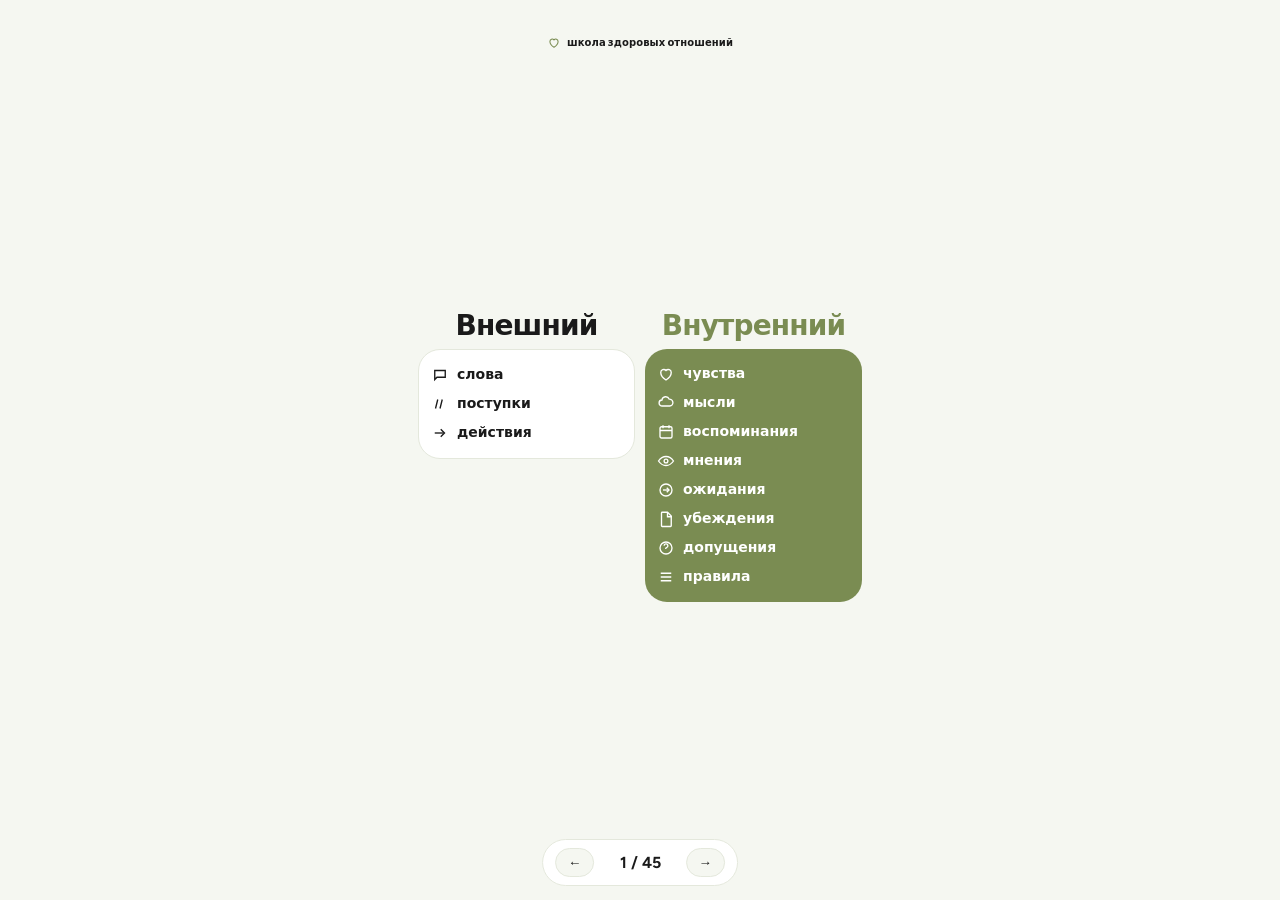
<file: shzo/slidy/index.html>
<!DOCTYPE html>
<html lang="ru">
<head>
<meta charset="UTF-8">
<meta name="viewport" content="width=device-width, initial-scale=1.0">
<title>Проба слайдов</title>
<link href="https://fonts.googleapis.com/css2?family=Figtree:ital,wght@0,600;0,700;0,800;1,800&family=Oswald:wght@700&display=swap" rel="stylesheet">
<style>
:root{--y:#7A8C52;--red:#FF3B30}
*{box-sizing:border-box;margin:0;padding:0}
html,body{height:100%;background:#000;color:#fff;font-family:Manrope,system-ui,sans-serif;overflow:hidden}
.stage{height:100vh;display:flex;align-items:center;justify-content:center}
.panel{width:min(480px,92vw);aspect-ratio:9/16;max-height:min(96vh,920px);background:#000;position:relative;overflow:auto;display:none;flex-direction:column}
.panel.active{display:flex}
.logo{position:sticky;top:0;z-index:3;display:flex;justify-content:center;align-items:center;gap:6px;padding:12px 0 8px;background:linear-gradient(#000 70%,transparent)}
.logo svg{width:14px;height:14px}
.logo span{font-size:10px;font-weight:800;letter-spacing:.01em}
.stack{margin:auto;width:100%;display:flex;flex-direction:column;align-items:center;text-align:center;padding:8px 18px 28px;gap:14px}
.caps{font-family:Oswald,sans-serif;font-weight:700;text-transform:uppercase;line-height:.94;letter-spacing:-.02em}
.y{color:var(--y)}.r{color:var(--red)}
.huge{font-size:clamp(34px,7vw,52px)}
.mid{font-size:clamp(26px,5.2vw,38px)}
.lead{font-size:clamp(20px,4vw,28px);max-width:16em}
.oval{border:7px solid var(--y);border-radius:50%;padding:34px 26px;width:100%}
.oval p{font-size:16px;font-weight:800;line-height:1.35}
.num{font-family:Oswald,sans-serif;font-weight:700;font-size:clamp(140px,32vw,210px);line-height:.78;color:var(--y)}
.num.sm{font-size:clamp(108px,24vw,160px)}
.chain{width:100%;display:flex;flex-direction:column;align-items:center;gap:6px}
.pill{background:#fff;color:#111;border-radius:18px;padding:14px 14px;width:100%;font-weight:800;font-size:16px;line-height:1.25}
.down{color:var(--y);font-size:30px;line-height:1;font-weight:800}
.pile{width:100%;display:flex;flex-direction:column;gap:8px}
.row{background:#fff;color:#111;border-radius:16px;padding:11px 12px;display:flex;gap:10px;text-align:left;font-weight:800;font-size:14.5px;line-height:1.28;align-items:flex-start}
.row b{color:var(--red);font-size:18px;line-height:1;flex:none}
.row.now{box-shadow:0 0 0 3px var(--y)}
.sum{background:var(--y);color:#111;border-radius:18px;padding:16px 14px;font-family:Oswald,sans-serif;font-weight:700;text-transform:uppercase;font-size:26px;line-height:.96;width:100%}
.ring{width:108px;height:108px;border:4px solid var(--y);border-radius:50%;display:grid;place-items:center;font-family:Oswald,sans-serif;font-weight:700;font-size:64px;color:var(--y);flex:none}
.kill{width:100%;background:#161616;border-radius:22px;padding:16px 14px;text-align:left;position:relative;overflow:hidden}
.kill p{font-weight:800;font-size:16px;line-height:1.35;position:relative;z-index:1}
.kill i{position:absolute;right:10px;top:8px;font-style:normal;color:var(--red);font-size:64px;font-weight:800;line-height:1;z-index:0}
.answer{width:100%;background:#fff;color:#111;border-radius:18px;padding:14px;font-weight:800;font-size:16px;line-height:1.3;text-align:left}
.answer.hot{background:var(--y)}
.two{width:100%;display:grid;grid-template-columns:1fr 1fr;gap:10px}
.two div{border-radius:20px;min-height:150px;display:flex;align-items:flex-end;padding:14px;font-family:Oswald,sans-serif;font-weight:700;text-transform:uppercase;font-size:28px;line-height:.9}
.two .out{background:#111;border:3px solid #fff}
.two .inn{background:var(--y);color:#111}
.frame{width:100%;border:8px solid var(--y);border-radius:32px;padding:22px 16px}
.frame p{font-weight:800;font-size:16px;line-height:1.35}
.disc{width:min(390px,100%);border:8px solid var(--y);border-radius:50%;padding:42px 34px;display:flex;align-items:center}
.disc p{font-weight:800;font-size:14px;line-height:1.32}
.mist{width:100%;display:flex;flex-wrap:wrap;gap:8px;justify-content:center}
.mist span{background:#fff;color:#111;border-radius:999px;padding:8px 12px;font-weight:800;font-size:13.5px;line-height:1.25}
.mist span:nth-child(odd){transform:rotate(-2deg)}
.mist span:nth-child(3n){transform:rotate(1.6deg)}
.mist span:nth-child(4){margin-left:22px}
.mist span:nth-child(2){margin-right:16px}
.verdict{font-size:clamp(24px,4.8vw,34px);max-width:12em}
.crack{width:180px;height:180px;position:relative}
.crack svg{width:100%;height:100%}
.crack b{position:absolute;inset:0;display:grid;place-items:center;font-family:Oswald,sans-serif;font-weight:700;font-size:42px;color:var(--y)}
.badge{background:var(--y);color:#111;font-family:Oswald,sans-serif;font-weight:700;text-transform:uppercase;border-radius:10px;padding:6px 12px;font-size:18px}
.card{width:100%;background:#F3F3F3;color:#111;border-radius:22px;padding:16px 14px;text-align:left;font-weight:800;font-size:16px;line-height:1.35}
.card .y{color:#111;background:var(--y);padding:0 4px;border-radius:4px}
.path{width:100%;height:54px}
.adds{width:100%;display:flex;flex-direction:column;gap:8px}
.add{background:#fff;color:#111;border-radius:16px;padding:12px 14px;font-weight:800;font-size:16px;line-height:1.25;text-align:left}
.add.now{background:var(--y)}
.tick{width:100%;background:#fff;color:#111;border-radius:16px;padding:11px 12px;display:flex;gap:10px;text-align:left;font-weight:800;font-size:15px;line-height:1.28;align-items:flex-start}
.tick b{background:var(--y);color:#111;width:22px;height:22px;border-radius:50%;display:grid;place-items:center;font-size:14px;flex:none}
.tick.now{box-shadow:0 0 0 3px var(--y)}
.lane{width:100%;display:flex;flex-direction:column;gap:16px;position:relative}
.lane::before{content:'';position:absolute;left:31px;top:32px;bottom:32px;border-left:3px dashed var(--y)}
.lane.one::before{display:none}
.ln{display:flex;align-items:center;gap:12px;text-align:left;position:relative;z-index:1}
.ln img{width:64px;height:64px;object-fit:contain;flex:none;background:transparent;border-radius:16px}
.ln span{font-weight:800;font-size:16px;line-height:1.2}
.ln.now img{box-shadow:0 0 0 3px var(--y)}
.eqpic{width:100%;display:flex;align-items:flex-end;gap:4px}
.eqpic figure{flex:1;margin:0;display:flex;flex-direction:column;align-items:center;gap:6px}
.eqpic img{width:100%;height:150px;object-fit:contain}
.eqpic figcaption{font-family:Oswald,sans-serif;font-weight:700;text-transform:uppercase;font-size:16px;line-height:.95}
.eqpic figcaption.hot{background:var(--y);color:#111;border-radius:10px;padding:6px 6px}
.panel.road{background:#000 url("pic/fork.png?v=4") center 18%/cover no-repeat}
.panel.road .stack{margin-top:6px;margin-bottom:auto}
.ink{text-shadow:-2px 0 0 #000,2px 0 0 #000,0 -2px 0 #000,0 2px 0 #000,0 4px 14px #000}
.st{width:100%;background:#fff;color:#111;border-radius:16px;padding:12px;display:flex;gap:10px;align-items:flex-start;text-align:left}
.st b{width:28px;height:28px;border-radius:50%;background:#111;color:#fff;display:grid;place-items:center;font-family:Oswald,sans-serif;font-weight:700;flex:none}
.st span{font-weight:800;font-size:15px;line-height:1.25}
.listsheet{width:100%;background:#f3f3f3;color:#111;border-radius:22px;padding:14px 12px;display:flex;flex-direction:column;gap:10px;text-align:left;list-style:none}
.listsheet li{display:flex;gap:8px;font-weight:800;font-size:14.5px;line-height:1.25}
.listsheet li b{width:18px;height:18px;border-radius:50%;background:var(--y);color:#111;display:grid;place-items:center;font-size:12px;flex:none}
.corner.talk{font-family:Manrope,sans-serif;text-transform:none;font-size:18px;line-height:1.3;font-weight:800}
.qpair{width:100%;display:grid;grid-template-columns:1fr 22px 1.2fr;gap:6px;align-items:center;text-align:left}
.qpair p{font-weight:800;font-size:16px;line-height:1.25}
.qpair p+p{margin-top:10px}
.qpair > b{color:var(--y);font-size:28px;text-align:center}
.corner{width:100%;background:#fff;color:#111;border-radius:22px;padding:16px 14px;font-weight:800;font-size:26px;line-height:1.05;display:flex;align-items:center;gap:12px;text-align:left}
.corner img{position:static;width:72px;height:72px;object-fit:contain;flex:none}
.hand{position:relative;width:100%;min-height:168px;display:grid;place-items:center;padding:26px 20px 34px}
.hand svg{position:absolute;inset:0;width:100%;height:100%}
.hand p{position:relative;z-index:1;font-family:Oswald,sans-serif;font-weight:700;text-transform:uppercase;font-size:clamp(40px,9vw,56px);line-height:.92;color:var(--y)}
.hand img{position:absolute;right:4px;bottom:0;width:78px;height:78px;object-fit:contain;z-index:2}
.cause{width:100%;display:flex;flex-wrap:wrap;align-items:center;justify-content:center;gap:6px 8px}
.cause span{font-family:Oswald,sans-serif;font-weight:700;text-transform:uppercase;font-size:22px;line-height:.95}
.cause i{color:var(--y);font-style:normal;font-weight:800;font-size:22px}
.cause span.bad{color:var(--red)}
.frames{width:100%;display:grid;grid-template-columns:1fr 1fr;gap:8px}
.frames figure{margin:0;border:3px solid #fff;border-radius:16px;overflow:hidden;background:#000;display:flex;flex-direction:column}
.frames img{width:100%;height:168px;object-fit:cover;object-position:center 30%}
.frames.hinge{grid-template-columns:1fr auto 1fr;align-items:center}
.frames.hinge > p{font-size:16px;max-width:4.5em;line-height:.95}
.frames figcaption{background:#fff;color:#111;font-family:Oswald,sans-serif;font-weight:700;text-transform:uppercase;font-size:15px;line-height:.95;padding:8px 6px}
.cell{width:100%;background:#fff;color:#111;border-radius:16px;min-height:64px;padding:12px;font-weight:800;font-size:15px;line-height:1.25;text-align:left;display:flex;align-items:center}
.cell.empty{background:#2a2a2a}
.cell.now{box-shadow:0 0 0 3px var(--y)}
.glyph{width:168px;height:168px;flex:none}
.shot{width:min(300px,86%);height:auto;display:block;object-fit:contain}
.shot.person{width:min(240px,70%);max-height:460px}
.shot.bust{width:132px}
.side{width:100%;border-radius:18px;padding:16px 12px;font-family:Oswald,sans-serif;font-weight:700;text-transform:uppercase;font-size:30px;line-height:.95}
.side.a{background:var(--y);color:#111}
.side.b{background:#111;color:#fff;border:3px solid #fff}
.eq{width:100%;display:flex;align-items:stretch;gap:8px}
.eq .box{flex:1;background:#fff;color:#111;border-radius:16px;padding:12px 8px;font-family:Oswald,sans-serif;font-weight:700;text-transform:uppercase;font-size:18px;line-height:.95;display:flex;align-items:center;justify-content:center}
.eq .box.hot{background:var(--y)}
.eq .sign{font-family:Oswald,sans-serif;font-size:32px;color:var(--y);flex:none;display:grid;place-items:center}
.node{width:100%;background:#fff;color:#111;border-radius:16px;padding:12px;font-weight:800;font-size:15px;line-height:1.25;text-align:left}
.rail{width:100%;border-left:3px dashed var(--y);margin-left:10px;padding-left:18px;display:flex;flex-direction:column;gap:14px}
.rail .step{text-align:left;font-weight:800;font-size:15px;line-height:1.25;position:relative}
.rail .step::before{content:'';position:absolute;left:-25px;top:3px;width:13px;height:13px;border-radius:50%;background:var(--y)}
.rail .step.bad::before{background:var(--red)}
.zones{width:100%;display:grid;grid-template-columns:1fr 1fr;gap:8px}
.zones div{border-radius:18px;padding:14px 10px;font-weight:800;font-size:14px;line-height:1.25;min-height:132px;display:flex;align-items:flex-end;text-align:left}
.zones .l{background:#111;border:3px solid #fff}
.zones .r{background:var(--y);color:#111}
.hub{position:relative;width:min(360px,100%);height:320px}
.hub svg{position:absolute;inset:0;width:100%;height:100%}
.hub .c{position:absolute;left:50%;top:50%;transform:translate(-50%,-50%);width:112px;height:112px;border-radius:50%;background:var(--y);color:#111;display:grid;place-items:center;font-family:Oswald,sans-serif;font-weight:700;text-transform:uppercase;font-size:16px;line-height:.9;z-index:2;text-align:center}
.hub span{position:absolute;background:#fff;color:#111;border-radius:999px;padding:5px 8px;font-size:12px;font-weight:800;z-index:2;white-space:nowrap}
.trio{width:100%;display:grid;grid-template-columns:1fr 1fr 1fr;gap:6px}
.trio div{background:#1a1a1a;border:2px solid var(--red);border-radius:14px;padding:12px 6px;font-family:Oswald,sans-serif;font-weight:700;text-transform:uppercase;font-size:16px;line-height:.95;color:var(--red)}
.panel:has(.snake){overflow:hidden}
.panel:has(.snake) .stack{flex:1;min-height:0;margin:0;padding:4px 16px 68px;width:100%;justify-content:flex-start}
.snake{position:relative;width:100%;height:100%!important;max-height:100%}
.snake svg{position:absolute;inset:0;width:100%;height:100%}
.sn{position:absolute;width:142px;display:flex;flex-direction:column;align-items:center;gap:2px;transform:translate(-50%,-78%);z-index:1}
.sn .emo{font-size:28px;line-height:1}
.sn b{font-weight:800;font-size:12px;line-height:1.15;text-align:center}
.sn.end{width:132px}
.weeknote{position:absolute;transform:translate(-50%,-50%);background:#FFF4B8;color:#1A1A1A;border-radius:8px;padding:6px 8px;font-weight:800;font-size:13px;line-height:1.15;text-align:center;z-index:2;max-width:92px}
.midstop{position:absolute;transform:translate(-50%,-50%);background:#FFF4B8;color:#1A1A1A;border-radius:8px;padding:6px 8px;font-weight:800;font-size:12px;line-height:1.15;text-align:center;z-index:2;width:92px}
.lessonpic{width:100%;border-radius:22px;overflow:hidden}
.lessonpic img{width:100%;height:auto;display:block}
.lessontitle{width:100%;text-align:left;font-weight:800;font-size:28px;line-height:1.15;color:#1A1A1A}
.lessonbody{width:100%;text-align:left;font-weight:600;font-size:18px;line-height:1.35;color:#5C6156}
.kinds{width:100%;display:grid;grid-template-columns:1fr 1fr;gap:12px;align-items:start;text-align:left}
.kinds h2{font-weight:800;font-size:16px;line-height:1.1;text-align:center;color:#1A1A1A;margin:0 0 8px}
.kinds figure{margin:0;height:auto;background:none;border:0;border-radius:0;overflow:visible}
.kinds img{width:100%;height:auto;display:block}
.sheet{background:#fff;color:#111;border-radius:22px;padding:16px 12px 14px;text-align:center;font-weight:800;font-size:15px;line-height:1.25}
.sheet .mark{display:block;font-family:Oswald,sans-serif;font-weight:700;font-size:72px;line-height:.8;color:var(--red);margin-bottom:8px}
.snake.tall{height:560px}
.sn.talk{width:168px}
.sn.talk b{font-size:13px;line-height:1.15}
.sheet ul{text-align:left;padding-left:18px;font-size:14px;line-height:1.35}
.sheet .ico{padding-left:0}
.sheet.hot{background:var(--y)}
.cols{width:100%;display:grid;grid-template-columns:1fr 1fr;gap:8px;align-items:start}
.cols h3{font-family:Oswald,sans-serif;font-weight:700;text-transform:uppercase;font-size:20px;margin-bottom:8px;letter-spacing:-.02em}
.ico{list-style:none;padding:0;margin:0;display:flex;flex-direction:column;gap:8px}
.ico li{display:flex;align-items:center;gap:8px;font-weight:800;font-size:13px;line-height:1.15;text-align:left}
.ico svg{width:20px;height:20px;flex:none}
.ly{border-radius:22px;padding:16px 12px;min-height:220px;display:flex;flex-direction:column;justify-content:center;gap:10px}
.ly.out{background:#111;border:3px solid #fff;color:#fff}
.ly.inn{background:var(--y);color:#111}
.ly p{font-weight:800;font-size:13px;line-height:1.25;text-align:left}
.nest{width:100%;border:3px solid #fff;border-radius:28px;padding:14px}
.pic{font-size:78px;line-height:1}
.nav{position:fixed;bottom:14px;left:50%;transform:translateX(-50%);display:flex;gap:12px;align-items:center;background:#111;border:1px solid #333;border-radius:999px;padding:8px 12px;z-index:5}
.nav button{background:#000;color:#fff;border:1px solid #444;border-radius:999px;padding:6px 12px;font-weight:800;cursor:pointer}
.nav b{min-width:4.2em;text-align:center}
:root{--y:#7A8C52;--red:#5C6B3E;--ink:#1A1A1A;--paper:#F5F7F1;--line:#E4E8DC}
html,body{background:var(--paper);color:var(--ink);font-family:Figtree,system-ui,sans-serif}
.panel{background:var(--paper);color:var(--ink)}
.logo{background:linear-gradient(#F5F7F1 70%,transparent);color:var(--ink)}
.caps,.num,.ring,.side,.badge,.sum,.hand p,.corner,.cause span,.cols h3,.frames figcaption,.eq .box,.eq .sign,.eqpic figcaption,.hub .c,.trio div,.two div,.sheet .mark,.st b,.crack b{font-family:Figtree,system-ui,sans-serif;text-transform:none}
.answer.hot,.sheet.hot,.add.now,.badge,.sum,.side.a,.eq .box.hot,.ly.inn,.two .inn,.zones .r,.hub .c,.eqpic figcaption.hot{color:#fff}
.tick b,.listsheet li b{color:#fff}
.card .y{color:#fff;background:var(--y)}
.side.b,.ly.out,.two .out,.zones .l{background:#fff;color:var(--ink);border:2px solid var(--line)}
.kill{background:#fff;color:var(--ink)}
.trio div{background:#fff}
.cell.empty{background:var(--line)}
.pill,.row,.answer,.node,.st,.cell,.sheet,.corner,.add,.tick,.mist span,.eq .box,.listsheet{border:1px solid var(--line)}
.sheet.hot,.answer.hot,.add.now,.side.a,.eq .box.hot,.ly.inn{border-color:transparent}
.nav{background:#fff;color:var(--ink);border:1px solid var(--line)}
.nav button{background:var(--paper);color:var(--ink);border:1px solid var(--line)}
.ln img{background:transparent}
.frames figure{background:var(--paper);border-color:var(--line)}
.nest{border-color:#5C6B3E}
.panel.road .logo{background:linear-gradient(rgba(0,0,0,.45),transparent)}
.panel.road .logo svg{stroke:#fff}
.panel.road .logo span,.panel.road .caps{color:#fff}
.panel.road .y{color:#E7EED4}
.part{width:100%;align-self:stretch;text-align:left;display:flex;flex-direction:column;gap:16px}
.part .k{font-weight:800;font-size:72px;line-height:.8;color:#7A8C52;letter-spacing:-.04em}
.part h2{font-weight:800;font-size:clamp(22px,4.8vw,28px);line-height:1.28;letter-spacing:-.03em;color:#1A1A1A}
.part p{font-weight:600;font-size:17px;line-height:1.45;color:#3A4030}
.part b{font-weight:800;color:#5C6B3E}
.elx{width:100%;align-self:stretch;text-align:left;display:flex;flex-direction:column;gap:14px}
.elx .frame{width:100%;border:8px solid #7A8C52;border-radius:28px;padding:22px 18px;font-weight:800;font-size:26px;line-height:1.28;color:#1A1A1A}
.elx .plaque{width:100%;background:#fff;border:1px solid #E4E8DC;border-radius:24px;padding:16px;display:flex;align-items:center;gap:14px;font-weight:800;font-size:20px;line-height:1.3;color:#1A1A1A}
.elx .plaque img{width:108px;height:108px;object-fit:contain;flex:none}
.elx .band{width:100%;background:#7A8C52;color:#fff;border-radius:24px;padding:20px 18px;font-weight:800;font-size:26px;line-height:1.28}
.elx .band mark{background:#fff;color:#5C6B3E;border-radius:8px;padding:0 6px}
.elx .note{width:100%;font-weight:700;font-size:18px;line-height:1.4;color:#1A1A1A}
.elx .say{width:100%;font-weight:800;font-size:22px;line-height:1.3;color:#1A1A1A;max-width:none}
.elx .big{font-weight:800;font-size:clamp(96px,20vw,128px);line-height:.82;letter-spacing:-.045em;color:#7A8C52}
.elx .rail2{width:100%;border-left:3px dashed #7A8C52;margin-left:8px;padding-left:18px;display:flex;flex-direction:column;gap:18px}
.elx .rail2 p{position:relative;font-weight:800;font-size:18px;line-height:1.35;color:#1A1A1A}
.elx .rail2 p::before{content:'';position:absolute;left:-26px;top:5px;width:13px;height:13px;border-radius:50%;background:#7A8C52}
.elx .split{width:100%;display:flex;align-items:center;gap:16px}
.elx .split b{font-weight:800;font-size:120px;line-height:.8;letter-spacing:-.05em;color:#7A8C52;flex:none}
.elx .split p{font-weight:800;font-size:22px;line-height:1.25;color:#1A1A1A}
.elx .kicker{font-weight:700;font-size:20px;line-height:1.3;color:#5C6B3E}
.elx .punch{font-weight:800;font-size:clamp(36px,8vw,48px);line-height:1.05;color:#1A1A1A;border-bottom:7px solid #7A8C52;padding-bottom:4px}
.sketch{width:min(100%,440px);height:auto;max-height:320px;object-fit:contain;display:block;background:transparent}
.inkoval{width:100%;position:relative;min-height:250px;display:grid;place-items:center}
.inkoval svg{position:absolute;inset:0;width:100%;height:100%}
.inkoval p{position:relative;z-index:1;width:72%;margin:0;text-align:center;font-family:Figtree,system-ui,sans-serif;font-weight:800;font-size:16px;line-height:1.32;letter-spacing:-.02em;text-transform:none;color:#1A1A1A}
.inkoval.big{min-height:340px}
.inkoval.big p{width:70%;font-size:clamp(28px,6vw,36px);line-height:1.08}
.inkoval.big .y{color:#7A8C52}
.redline{color:#FF3B30}
.panel.poster{background:#000;color:#fff}
.panel.poster .logo{background:linear-gradient(#000 70%,transparent);color:#fff}
.panel.poster .logo svg{stroke:#E4FF3A}
.panel.poster .logo span{color:#fff}
.panel.poster .caps{font-family:Oswald,sans-serif;font-weight:700;text-transform:uppercase;letter-spacing:-.02em;line-height:.94;color:#fff}
.panel.poster .huge{font-size:clamp(40px,8.4vw,64px)}
.duo{width:100%;display:flex;flex-direction:column;gap:8px;align-items:center}
.duo b{display:block;width:100%;border-radius:22px;padding:22px 14px;font-weight:800;font-size:clamp(26px,6.2vw,36px);line-height:1.05;text-align:center}
.duo b.w{background:#fff;color:#1A1A1A;border:1px solid #E4E8DC}
.duo b.g{background:#7A8C52;color:#fff}
.duo i{font-style:normal;font-weight:800;font-size:18px}
.work{width:100%;display:flex;flex-direction:column;align-items:center;margin-top:12px}
.work img{width:88%;height:auto;display:block;margin-bottom:-36px;position:relative;z-index:1}
.work p{width:100%;background:#7A8C52;color:#fff;border-radius:28px;padding:52px 18px 22px;font-weight:800;font-size:22px;line-height:1.32;text-align:left}
.pass{width:100%;background:#fff;border:2px dashed #7A8C52;border-radius:22px;padding:22px 18px 18px;text-align:left}
.pass p{font-weight:800;font-size:18px;line-height:1.35;color:#1A1A1A}
.pass strong{display:block;margin:14px 0 4px;font-weight:800;font-size:clamp(40px,9vw,56px);line-height:1;color:#5C6B3E;letter-spacing:-.03em}
.pass .cut{border-top:2px dashed #7A8C52;margin-top:16px;padding-top:14px}
.pass .cut p{font-size:16px;line-height:1.4}
.panel:has(.sbornik) .stack{padding-left:4px;padding-right:4px}
.sbornik{width:100%;background:#fff;border-radius:22px;padding:16px 14px 14px;display:grid;grid-template-columns:1.32fr .72fr;column-gap:12px;align-items:stretch;text-align:left;color:#1A1A1A}
.sb-copy{display:flex;flex-direction:column;gap:8px;min-width:0}
.sb-labels{display:flex;gap:6px}
.sb-labels span{display:inline-flex;align-items:center;height:24px;padding:0 10px;border:1.5px solid #7A8C52;border-radius:50px;font-size:10px;font-weight:700;color:#7A8C52;letter-spacing:.06em;text-transform:uppercase}
.sbornik h2{margin:0;font-size:26px;font-weight:800;letter-spacing:-.04em;line-height:1.05;text-align:left;color:#1A1A1A}
.sbornik h2 em{font-style:italic;font-weight:800;color:#5C6B3E;background:linear-gradient(180deg,transparent 64%,#EFF2E8 64%);padding:0 .04em}
.sb-lead{margin:0;font-size:15px;line-height:1.35;font-weight:600;color:#2C2C2C}
.sb-what{margin:0;padding:10px 10px 12px;background:#F9F8F5;border-radius:14px}
.sb-what p{margin:0;font-size:14px;line-height:1.4;color:#2C2C2C;font-weight:500}
.sb-what p+p{margin-top:8px}
.sb-what ul{margin:8px 0 0;padding:0;list-style:none}
.sb-what li{position:relative;margin-top:5px;padding-left:12px;font-size:14px;line-height:1.35;color:#2C2C2C;font-weight:500}
.sb-what li:first-child{margin-top:2px}
.sb-what li::before{content:"";position:absolute;left:0;top:.45em;width:5px;height:5px;border-radius:50%;background:#7A8C52}
.sb-aside{display:flex;flex-direction:column;align-items:stretch;gap:8px;min-width:0}
.sb-phone{width:100%;aspect-ratio:390/640;display:flex;flex-direction:column;position:relative;padding:1.7% 1.9% 2%;border-radius:13%/7.9%;background:linear-gradient(160deg,#f3e6cf 0%,#cbb58e 28%,#8a7354 58%,#2b241c 100%);box-shadow:inset 0 1px 0 rgba(255,255,255,.55),inset 0 0 0 1.2px rgba(255,255,255,.22),0 14px 28px rgba(40,28,12,.18)}
.sb-phone:before,.sb-phone:after{content:"";position:absolute;background:#3a3228;border-radius:2px}
.sb-phone:before{left:-1.15%;top:16%;width:1.15%;height:8%;box-shadow:0 10px 0 0 #3a3228,0 18px 0 0 #3a3228}
.sb-phone:after{right:-1.15%;top:22%;width:1.15%;height:11%}
.sb-glass{flex:1 1 auto;width:100%;min-height:0;border-radius:11.2%/6.8%;overflow:hidden;position:relative;background:#e8f3dc;box-shadow:inset 0 0 0 1px #111;display:flex;flex-direction:column}
.sb-island{position:absolute;z-index:4;top:1.05%;left:50%;width:32%;height:3.35%;transform:translateX(-50%);border-radius:999px;background:#050505;box-shadow:0 0 0 2px #111}
.sb-ios{position:relative;z-index:3;flex:0 0 8.2%;display:flex;align-items:flex-end;justify-content:space-between;padding:0 6% 1.4% 7%;color:#111;font-family:-apple-system,BlinkMacSystemFont,"Helvetica Neue",sans-serif;font-weight:600;font-size:9px;letter-spacing:-.03em;line-height:1}
.sb-ios b{display:flex;align-items:center;gap:2px;font-weight:600}
.sb-ios svg{display:block;height:8px;width:auto;fill:#111}
.sb-glass img{display:block;flex:1 1 0;min-height:0;width:100%;height:auto;object-fit:cover;object-position:top center}
.sb-home{position:absolute;z-index:3;left:50%;bottom:1.35%;width:30%;height:.7%;transform:translateX(-50%);border-radius:999px;background:#1a1a1a}
.sb-note{margin:0;padding:8px 8px 8px 10px;background:#F5F7F1;border:1.5px solid #7A8C52;border-radius:12px;box-shadow:inset 3px 0 0 #7A8C52}
.sb-note strong{display:block;font-size:13px;font-weight:800;letter-spacing:-.02em;line-height:1.25;color:#1A1A1A}
.sb-note span{display:block;margin-top:6px;font-size:12px;line-height:1.35;color:#5C6B3E;font-weight:600}
.panel.dusk{background:#5C6B3E;color:#fff}
.panel.dusk .logo{background:linear-gradient(#5C6B3E 70%,transparent);color:#fff}
.panel.dusk .logo svg{stroke:#F5F7F1}
.panel.dusk .logo span,.panel.dusk .caps{color:#fff}
.panel.dusk .chip{background:#F5F7F1;color:#1A1A1A;border-radius:14px;padding:10px 18px;font-weight:800;font-size:clamp(32px,7vw,44px);line-height:1}
.sayrow{width:100%;background:#fff;color:#1A1A1A;border:1px solid #E4E8DC;border-radius:18px;padding:16px 14px;font-weight:800;font-size:17px;line-height:1.35;text-align:left}
.sayrow.hot{background:#7A8C52;color:#fff;border-color:transparent}
.doc{width:100%;display:flex;flex-direction:column;gap:18px;text-align:left}
.doc .leadline{font-weight:800;font-size:clamp(26px,5.6vw,32px);line-height:1.22;color:#1A1A1A}
.doc .leadline span{color:#5C6B3E}
.doc .beside{display:flex;align-items:center;gap:12px;background:transparent;border:0;padding:0}
.panel:has(.curators) .stack{margin:0;padding:0 12px 72px;flex:1;min-height:0;width:100%}
.curators{width:100%;flex:1;min-height:0;display:flex}
.curators img{width:100%;height:100%;object-fit:contain;object-position:center;display:block;border-radius:18px}
.doc .beside p{font-weight:700;font-size:16px;line-height:1.4;color:#1A1A1A}
.doc .beside img{width:116px;height:116px;object-fit:contain;flex:none}
.mgrblock{width:100%;background:#7A8C52;color:#fff;border-radius:28px;padding:40px 22px;text-align:center;font-weight:800;font-size:30px;line-height:1.25}
.spanline{width:100%;display:flex;flex-direction:column;align-items:center;gap:18px}
.spanline span{display:block;width:100%;height:4px;background:#7A8C52;border-radius:4px;position:relative}
.spanline span::before,.spanline span::after{content:'';position:absolute;top:50%;width:16px;height:16px;border-radius:50%;background:#7A8C52;transform:translateY(-50%)}
.spanline span::before{left:0}
.spanline span::after{right:0}
.spanline b{font-weight:800;font-size:32px;line-height:1.15;color:#1A1A1A;text-align:center}
.weeks{width:100%;display:flex;flex-direction:column;align-items:center}
.weeks .wrow{width:100%;background:#fff;border:1px solid #E4E8DC;border-radius:22px;padding:16px 18px 14px;display:flex;align-items:baseline;justify-content:center;gap:10px}
.weeks .wrow b{font-size:48px;font-weight:800;letter-spacing:-.045em;line-height:.85;color:#1A1A1A}
.weeks .wrow span{font-size:20px;font-weight:700;color:#5C6B3E}
.weeks i{width:34px;height:34px;margin:10px 0;border-radius:50%;background:#7A8C52;color:#F5F7F1;display:grid;place-items:center;font-style:normal;font-weight:800;font-size:22px;line-height:1}
.weeks strong{margin-top:16px;width:100%;background:#5C6B3E;color:#fff;border-radius:22px;padding:16px 14px;font-size:26px;font-weight:800;letter-spacing:-.03em;line-height:1.15;text-align:center}
.layers{width:100%;display:grid;grid-template-columns:1fr 1fr;gap:10px;align-items:start;text-align:left}
.layers h3{margin:0 0 10px;text-align:center;font-size:28px;font-weight:800;letter-spacing:-.03em;line-height:1;color:#1A1A1A}
.layers h3.sage{color:#7A8C52}
.layers ul{list-style:none;margin:0;border-radius:22px;padding:16px 12px;display:flex;flex-direction:column;gap:11px}
.layers .light{background:#fff;color:#1A1A1A;border:1px solid #E4E8DC}
.layers .green{background:#7A8C52;color:#fff}
.layers li{display:flex;align-items:center;gap:8px;font-weight:800;font-size:14px;line-height:1.15}
.layers svg{width:18px;height:18px;flex:none}
.st.wide{padding:22px 16px;align-items:center}
.st.wide b{width:72px;height:72px;font-size:32px}
.warncard{width:100%;background:#fff;border:1px solid #E4E8DC;border-radius:22px;padding:32px 20px;font-weight:800;font-size:22px;line-height:1.45;text-align:center;color:#1A1A1A}
</style>
</head>
<body>
<div class="stage">

<section class="panel active">
<div class="logo"><svg viewBox="0 0 24 24" fill="none" stroke="#7A8C52" stroke-width="1.8"><path d="M12 21s-7-4.4-7-10a4 4 0 0 1 7-2.6A4 4 0 0 1 19 11c0 5.6-7 10-7 10z"/></svg><span>школа здоровых отношений</span></div>
<div class="stack">
<div class="layers">
<div>
<h3>Внешний</h3>
<ul class="light">
<li><svg viewBox="0 0 24 24" fill="none" stroke="currentColor" stroke-width="1.8"><path d="M5 6h14v9H8l-3 3v-3H5z"/></svg>слова</li>
<li><svg viewBox="0 0 24 24" fill="none" stroke="currentColor" stroke-width="1.8"><path d="M9 6l-3 12M15 6l-3 12"/></svg>поступки</li>
<li><svg viewBox="0 0 24 24" fill="none" stroke="currentColor" stroke-width="1.8"><path d="M5 12h12"/><path d="M13 7l5 5-5 5"/></svg>действия</li>
</ul>
</div>
<div>
<h3 class="sage">Внутренний</h3>
<ul class="green">
<li><svg viewBox="0 0 24 24" fill="none" stroke="currentColor" stroke-width="1.8"><path d="M12 20s-7-4.4-7-10a4 4 0 0 1 7-2.6A4 4 0 0 1 19 10c0 5.6-7 10-7 10z"/></svg>чувства</li>
<li><svg viewBox="0 0 24 24" fill="none" stroke="currentColor" stroke-width="1.8"><path d="M7 16a4 4 0 0 1-.4-8 5 5 0 0 1 9.6-1.2A3.5 3.5 0 0 1 17 16z"/></svg>мысли</li>
<li><svg viewBox="0 0 24 24" fill="none" stroke="currentColor" stroke-width="1.8"><rect x="4" y="5" width="16" height="15" rx="2"/><path d="M8 3v4M16 3v4M4 10h16"/></svg>воспоминания</li>
<li><svg viewBox="0 0 24 24" fill="none" stroke="currentColor" stroke-width="1.8"><path d="M2 12s4-6 10-6 10 6 10 6-4 6-10 6S2 12 2 12z"/><circle cx="12" cy="12" r="2.5"/></svg>мнения</li>
<li><svg viewBox="0 0 24 24" fill="none" stroke="currentColor" stroke-width="1.8"><circle cx="12" cy="12" r="8"/><path d="M8 12h8"/><path d="M13 9l3 3-3 3"/></svg>ожидания</li>
<li><svg viewBox="0 0 24 24" fill="none" stroke="currentColor" stroke-width="1.8"><path d="M7 3h7l5 5v13a1 1 0 0 1-1 1H7a1 1 0 0 1-1-1V4a1 1 0 0 1 1-1z"/><path d="M14 3v6h6"/></svg>убеждения</li>
<li><svg viewBox="0 0 24 24" fill="none" stroke="currentColor" stroke-width="1.8"><circle cx="12" cy="12" r="8"/><path d="M9.5 9a2.5 2.5 0 1 1 3.2 2.4c-.8.4-1.2.9-1.2 1.8"/><path d="M12 17h.01"/></svg>допущения</li>
<li><svg viewBox="0 0 24 24" fill="none" stroke="currentColor" stroke-width="1.8"><path d="M5 7h14M5 12h14M5 17h14"/></svg>правила</li>
</ul>
</div>
</div>
</div>
</section>

<section class="panel">
<div class="logo"><svg viewBox="0 0 24 24" fill="none" stroke="#7A8C52" stroke-width="1.8"><path d="M12 21s-7-4.4-7-10a4 4 0 0 1 7-2.6A4 4 0 0 1 19 11c0 5.6-7 10-7 10z"/></svg><span>школа здоровых отношений</span></div>
<div class="stack">
<p class="caps lead">Но если при этом внутри мы будем</p>
<div class="mist">
<span>чувствовать себя униженными</span>
<span>сгорать от обиды, стыда и раздражения</span>
<span>испытывать тревогу или отвращение</span>
<span>думать, что человек несёт какую-то ахинею</span>
<span>что он неправ</span>
<span>что с ним невозможно разговаривать</span>
<span>и вообще почему я должна это терпеть</span>
</div>
<p class="caps verdict">то выстроить с ним здоровые отношения <span class="y">не получится</span></p>
</div>
</section>

<section class="panel">
<div class="logo"><svg viewBox="0 0 24 24" fill="none" stroke="#7A8C52" stroke-width="1.8"><path d="M12 21s-7-4.4-7-10a4 4 0 0 1 7-2.6A4 4 0 0 1 19 11c0 5.6-7 10-7 10z"/></svg><span>школа здоровых отношений</span></div>
<div class="stack">
<div class="lessonpic"><img src="pic/how-lessons.jpg" alt=""></div>
<p class="lessontitle">Уроки на GetCourse</p>
<p class="lessonbody">60 видеоуроков с научно обоснованной информацией продолжительностью до 10–15 минут</p>
</div>
</section>

<section class="panel">
<div class="logo"><svg viewBox="0 0 24 24" fill="none" stroke="#7A8C52" stroke-width="1.8"><path d="M12 21s-7-4.4-7-10a4 4 0 0 1 7-2.6A4 4 0 0 1 19 11c0 5.6-7 10-7 10z"/></svg><span>школа здоровых отношений</span></div>
<div class="stack">
<div class="snake" style="height:210px">

<div class="sn" style="left:28%;top:8%"><span class="emo">🔍</span><b>аудит</b></div>
</div>
</div>
</section>

<section class="panel">
<div class="logo"><svg viewBox="0 0 24 24" fill="none" stroke="#7A8C52" stroke-width="1.8"><path d="M12 21s-7-4.4-7-10a4 4 0 0 1 7-2.6A4 4 0 0 1 19 11c0 5.6-7 10-7 10z"/></svg><span>школа здоровых отношений</span></div>
<div class="stack">
<div class="snake" style="height:270px">
<svg viewBox="0 0 100 100" preserveAspectRatio="none"><path d="M28 8 C 52 2, 64 12, 72 20" fill="none" stroke="#7A8C52" stroke-width="0.7" stroke-dasharray="1.6 1.4" stroke-linecap="round"/></svg>
<div class="sn" style="left:28%;top:8%"><span class="emo">🔍</span><b>аудит</b></div>
<div class="sn" style="left:72%;top:20%"><span class="emo">🗄️</span><b>разбор прошлого</b></div>
<div class="weeknote" style="left:50%;top:12%">2 недели</div>
</div>
</div>
</section>

<section class="panel">
<div class="logo"><svg viewBox="0 0 24 24" fill="none" stroke="#7A8C52" stroke-width="1.8"><path d="M12 21s-7-4.4-7-10a4 4 0 0 1 7-2.6A4 4 0 0 1 19 11c0 5.6-7 10-7 10z"/></svg><span>школа здоровых отношений</span></div>
<div class="stack">
<div class="snake" style="height:380px">
<svg viewBox="0 0 100 100" preserveAspectRatio="none"><path d="M28 8 C 52 2, 64 12, 72 20 C 88 30, 42 26, 28 34" fill="none" stroke="#7A8C52" stroke-width="0.7" stroke-dasharray="1.6 1.4" stroke-linecap="round"/></svg>
<div class="sn" style="left:28%;top:8%"><span class="emo">🔍</span><b>аудит</b></div>
<div class="sn" style="left:72%;top:20%"><span class="emo">🗄️</span><b>разбор прошлого</b></div>
<div class="sn" style="left:28%;top:34%"><span class="emo">💬</span><b>ненасильственное общение</b></div>
<div class="weeknote" style="left:50%;top:12%">2 недели</div>
<div class="weeknote" style="left:56%;top:25%">5 недель</div>
</div>
</div>
</section>

<section class="panel">
<div class="logo"><svg viewBox="0 0 24 24" fill="none" stroke="#7A8C52" stroke-width="1.8"><path d="M12 21s-7-4.4-7-10a4 4 0 0 1 7-2.6A4 4 0 0 1 19 11c0 5.6-7 10-7 10z"/></svg><span>школа здоровых отношений</span></div>
<div class="stack">
<div class="snake" style="height:480px">
<svg viewBox="0 0 100 100" preserveAspectRatio="none"><path d="M28 8 C 52 2, 64 12, 72 20 C 88 30, 42 26, 28 34 C 8 44, 58 42, 72 48" fill="none" stroke="#7A8C52" stroke-width="0.7" stroke-dasharray="1.6 1.4" stroke-linecap="round"/></svg>
<div class="sn" style="left:28%;top:8%"><span class="emo">🔍</span><b>аудит</b></div>
<div class="sn" style="left:72%;top:20%"><span class="emo">🗄️</span><b>разбор прошлого</b></div>
<div class="sn" style="left:28%;top:34%"><span class="emo">💬</span><b>ненасильственное общение</b></div>
<div class="sn" style="left:72%;top:48%"><span class="emo">🧭</span><b>8 принципов здоровых отношений</b></div>
<div class="weeknote" style="left:50%;top:12%">2 недели</div>
<div class="weeknote" style="left:56%;top:25%">5 недель</div>
<div class="weeknote" style="left:50%;top:41%">2 недели</div>
</div>
</div>
</section>

<section class="panel">
<div class="logo"><svg viewBox="0 0 24 24" fill="none" stroke="#7A8C52" stroke-width="1.8"><path d="M12 21s-7-4.4-7-10a4 4 0 0 1 7-2.6A4 4 0 0 1 19 11c0 5.6-7 10-7 10z"/></svg><span>школа здоровых отношений</span></div>
<div class="stack">
<div class="snake" style="height:560px">
<svg viewBox="0 0 100 100" preserveAspectRatio="none"><path d="M28 8 C 52 2, 64 12, 72 20 C 88 30, 42 26, 28 34 C 8 44, 58 42, 72 48 C 90 56, 42 54, 28 62" fill="none" stroke="#7A8C52" stroke-width="0.7" stroke-dasharray="1.6 1.4" stroke-linecap="round"/></svg>
<div class="sn" style="left:28%;top:8%"><span class="emo">🔍</span><b>аудит</b></div>
<div class="sn" style="left:72%;top:20%"><span class="emo">🗄️</span><b>разбор прошлого</b></div>
<div class="sn" style="left:28%;top:34%"><span class="emo">💬</span><b>ненасильственное общение</b></div>
<div class="sn" style="left:72%;top:48%"><span class="emo">🧭</span><b>8 принципов здоровых отношений</b></div>
<div class="sn" style="left:28%;top:62%"><b>завершение отношений</b></div>
<div class="weeknote" style="left:50%;top:12%">2 недели</div>
<div class="weeknote" style="left:56%;top:25%">5 недель</div>
<div class="weeknote" style="left:50%;top:41%">2 недели</div>
<div class="weeknote" style="left:48%;top:55%">2 недели</div>
</div>
</div>
</section>

<section class="panel">
<div class="logo"><svg viewBox="0 0 24 24" fill="none" stroke="#7A8C52" stroke-width="1.8"><path d="M12 21s-7-4.4-7-10a4 4 0 0 1 7-2.6A4 4 0 0 1 19 11c0 5.6-7 10-7 10z"/></svg><span>школа здоровых отношений</span></div>
<div class="stack">
<div class="snake" style="height:640px">
<svg viewBox="0 0 100 100" preserveAspectRatio="none"><path d="M28 8 C 52 2, 64 12, 72 20 C 88 30, 42 26, 28 34 C 8 44, 58 42, 72 48 C 90 56, 42 54, 28 62 C 10 70, 38 72, 50 76" fill="none" stroke="#7A8C52" stroke-width="0.7" stroke-dasharray="1.6 1.4" stroke-linecap="round"/></svg>
<div class="sn" style="left:28%;top:8%"><span class="emo">🔍</span><b>аудит</b></div>
<div class="sn" style="left:72%;top:20%"><span class="emo">🗄️</span><b>разбор прошлого</b></div>
<div class="sn" style="left:28%;top:34%"><span class="emo">💬</span><b>ненасильственное общение</b></div>
<div class="sn" style="left:72%;top:48%"><span class="emo">🧭</span><b>8 принципов здоровых отношений</b></div>
<div class="sn" style="left:28%;top:62%"><b>завершение отношений</b></div>
<div class="midstop" style="left:50%;top:76%">срыв навыков</div>
<div class="weeknote" style="left:50%;top:12%">2 недели</div>
<div class="weeknote" style="left:56%;top:25%">5 недель</div>
<div class="weeknote" style="left:50%;top:41%">2 недели</div>
<div class="weeknote" style="left:48%;top:55%">2 недели</div>
</div>
</div>
</section>

<section class="panel">
<div class="logo"><svg viewBox="0 0 24 24" fill="none" stroke="#7A8C52" stroke-width="1.8"><path d="M12 21s-7-4.4-7-10a4 4 0 0 1 7-2.6A4 4 0 0 1 19 11c0 5.6-7 10-7 10z"/></svg><span>школа здоровых отношений</span></div>
<div class="stack">
<div class="snake" style="height:720px">
<svg viewBox="0 0 100 100" preserveAspectRatio="none"><path d="M28 8 C 52 2, 64 12, 72 20 C 88 30, 42 26, 28 34 C 8 44, 58 42, 72 48 C 90 56, 42 54, 28 62 C 10 70, 38 72, 50 76 C 56 82, 60 88, 62 91" fill="none" stroke="#7A8C52" stroke-width="0.7" stroke-dasharray="1.6 1.4" stroke-linecap="round"/></svg>
<div class="sn" style="left:28%;top:8%"><span class="emo">🔍</span><b>аудит</b></div>
<div class="sn" style="left:72%;top:20%"><span class="emo">🗄️</span><b>разбор прошлого</b></div>
<div class="sn" style="left:28%;top:34%"><span class="emo">💬</span><b>ненасильственное общение</b></div>
<div class="sn" style="left:72%;top:48%"><span class="emo">🧭</span><b>8 принципов здоровых отношений</b></div>
<div class="sn" style="left:28%;top:62%"><b>завершение отношений</b></div>
<div class="sn end" style="left:62%;top:91%"><span class="emo">⚖️</span><b>здоровые отношения против идеальных</b></div>
<div class="midstop" style="left:50%;top:76%">срыв навыков</div>
<div class="weeknote" style="left:50%;top:12%">2 недели</div>
<div class="weeknote" style="left:56%;top:25%">5 недель</div>
<div class="weeknote" style="left:50%;top:41%">2 недели</div>
<div class="weeknote" style="left:48%;top:55%">2 недели</div>
<div class="weeknote" style="left:28%;top:78%">1 неделя</div>
</div>
</div>
</section>

<section class="panel">
<div class="logo"><svg viewBox="0 0 24 24" fill="none" stroke="#7A8C52" stroke-width="1.8"><path d="M12 21s-7-4.4-7-10a4 4 0 0 1 7-2.6A4 4 0 0 1 19 11c0 5.6-7 10-7 10z"/></svg><span>школа здоровых отношений</span></div>
<div class="stack">
<div class="kinds">
<div>
<h2>Обязательные</h2>
<figure><img src="pic/task-must.png" alt=""></figure>
</div>
<div>
<h2>Необязательные</h2>
<figure><img src="pic/task-maybe.png" alt=""></figure>
</div>
</div>
</div>
</section>

<section class="panel">
<div class="logo"><svg viewBox="0 0 24 24" fill="none" stroke="#7A8C52" stroke-width="1.8"><path d="M12 21s-7-4.4-7-10a4 4 0 0 1 7-2.6A4 4 0 0 1 19 11c0 5.6-7 10-7 10z"/></svg><span>школа здоровых отношений</span></div>
<div class="stack">
<div class="work">
<img src="pic/lessons.png?v=4" alt="">
<p>Второй элемент – это примеры выполнения заданий и заполнения рабочего листа.</p>
</div>
</div>
</section>

<section class="panel">
<div class="logo"><svg viewBox="0 0 24 24" fill="none" stroke="#7A8C52" stroke-width="1.8"><path d="M12 21s-7-4.4-7-10a4 4 0 0 1 7-2.6A4 4 0 0 1 19 11c0 5.6-7 10-7 10z"/></svg><span>школа здоровых отношений</span></div>
<div class="stack">
<div class="sbornik">
<div class="sb-copy">
<div class="sb-labels"><span>Бонус</span><span>Бесплатно</span></div>
<h2>Сборник <em>разборов</em></h2>
<p class="sb-lead">В период с 2022 по 2026 год мы провели 232 терапевтических разбора в Школе здоровых отношений.</p>
<div class="sb-what">
<p>В них принимали участие разные люди с разными проблемами:</p>
<ul>
<li>в отношениях с мужем или партнёром</li>
<li>в общении с детьми</li>
<li>с мамой и родными</li>
<li>на работе</li>
<li>в отношениях с собой</li>
</ul>
<p>Мы сохранили все эти разборы и собрали их в единый сборник. Там вы найдёте дополнительные примеры выполнения заданий и увидите, как реальные люди решали свои проблемы с помощью Школы здоровых отношений.</p>
</div>
</div>
<div class="sb-aside">
<div class="sb-phone">
<div class="sb-glass">
<div class="sb-island"></div>
<div class="sb-ios"><span>11:25</span><b>
<svg viewBox="0 0 18 12" width="14" height="8"><rect x="1" y="7.2" width="2.2" height="4.2" rx=".4"/><rect x="5.2" y="5" width="2.2" height="6.4" rx=".4"/><rect x="9.4" y="2.6" width="2.2" height="8.8" rx=".4"/><rect x="13.6" y=".4" width="2.2" height="11" rx=".4"/></svg>
<svg viewBox="0 0 16 12" width="12" height="8"><path d="M8 9.6a1.15 1.15 0 1 0 0 2.3 1.15 1.15 0 0 0 0-2.3Zm0-3.05c1.62 0 3.1.62 4.2 1.64l-1.12 1.14A4.35 4.35 0 0 0 8 8.05c-1.12 0-2.15.43-2.93 1.13L3.95 8.04A5.9 5.9 0 0 1 8 6.55Zm0-3.1c2.5 0 4.78.96 6.5 2.54L13.4 7.12A7.55 7.55 0 0 0 8 4.95c-2.05 0-3.92.8-5.32 2.1L1.55 5.9A9.9 9.9 0 0 1 8 3.45Z"/></svg>
<svg viewBox="0 0 27 13" width="18" height="8"><rect x=".75" y="1.1" width="22.2" height="10.8" rx="2.4" fill="none" stroke="#111" stroke-width="1.5"/><rect x="23.3" y="4.2" width="2.1" height="4.6" rx=".7"/><rect x="2.55" y="2.9" width="16.4" height="7.2" rx="1.3"/></svg>
</b></div>
<img src="pic/upd-chat.png" alt="">
<span class="sb-home"></span>
</div>
</div>
<p class="sb-note"><strong>Вам больше не потребуется разгребать сотни новых сообщений в чате, чтобы найти нужный вам разбор.</strong><span>Все примеры будут у вас под рукой в едином сборнике, который останется у вас навсегда.</span></p>
</div>
</div>
</div>
</section>

<section class="panel">
<div class="logo"><svg viewBox="0 0 24 24" fill="none" stroke="#7A8C52" stroke-width="1.8"><path d="M12 21s-7-4.4-7-10a4 4 0 0 1 7-2.6A4 4 0 0 1 19 11c0 5.6-7 10-7 10z"/></svg><span>школа здоровых отношений</span></div>
<div class="stack">
<div class="curators">
<img src="pic/curators.jpg" alt="">
</div>
</div>
</section>

<section class="panel">
<div class="logo"><svg viewBox="0 0 24 24" fill="none" stroke="#7A8C52" stroke-width="1.8"><path d="M12 21s-7-4.4-7-10a4 4 0 0 1 7-2.6A4 4 0 0 1 19 11c0 5.6-7 10-7 10z"/></svg><span>школа здоровых отношений</span></div>
<div class="stack">
<div class="weeks">
<div class="wrow"><b>12</b><span>недель</span></div>
<i>+</i>
<div class="wrow"><b>12</b><span>недель</span></div>
<i>+</i>
<div class="wrow"><b>12</b><span>недель</span></div>
<strong>почти 8 месяцев</strong>
</div>
</div>
</section>

</div>
<div class="nav">
<button type="button" id="prev">←</button>
<b id="cur">1 / 45</b>
<button type="button" id="next">→</button>
</div>
<script>
const panels=[...document.querySelectorAll('.panel')];
let i=0;
function show(n){
  i=(n+panels.length)%panels.length;
  panels.forEach((p,idx)=>p.classList.toggle('active',idx===i));
  panels[i].scrollTop=0;
  document.getElementById('cur').textContent=(i+1)+' / '+panels.length;
}
document.getElementById('next').onclick=()=>show(i+1);
document.getElementById('prev').onclick=()=>show(i-1);
document.addEventListener('keydown',e=>{
  if(e.key==='ArrowRight'||e.key===' '){e.preventDefault();show(i+1)}
  if(e.key==='ArrowLeft')show(i-1);
});
</script>
</body>
</html>
</file>
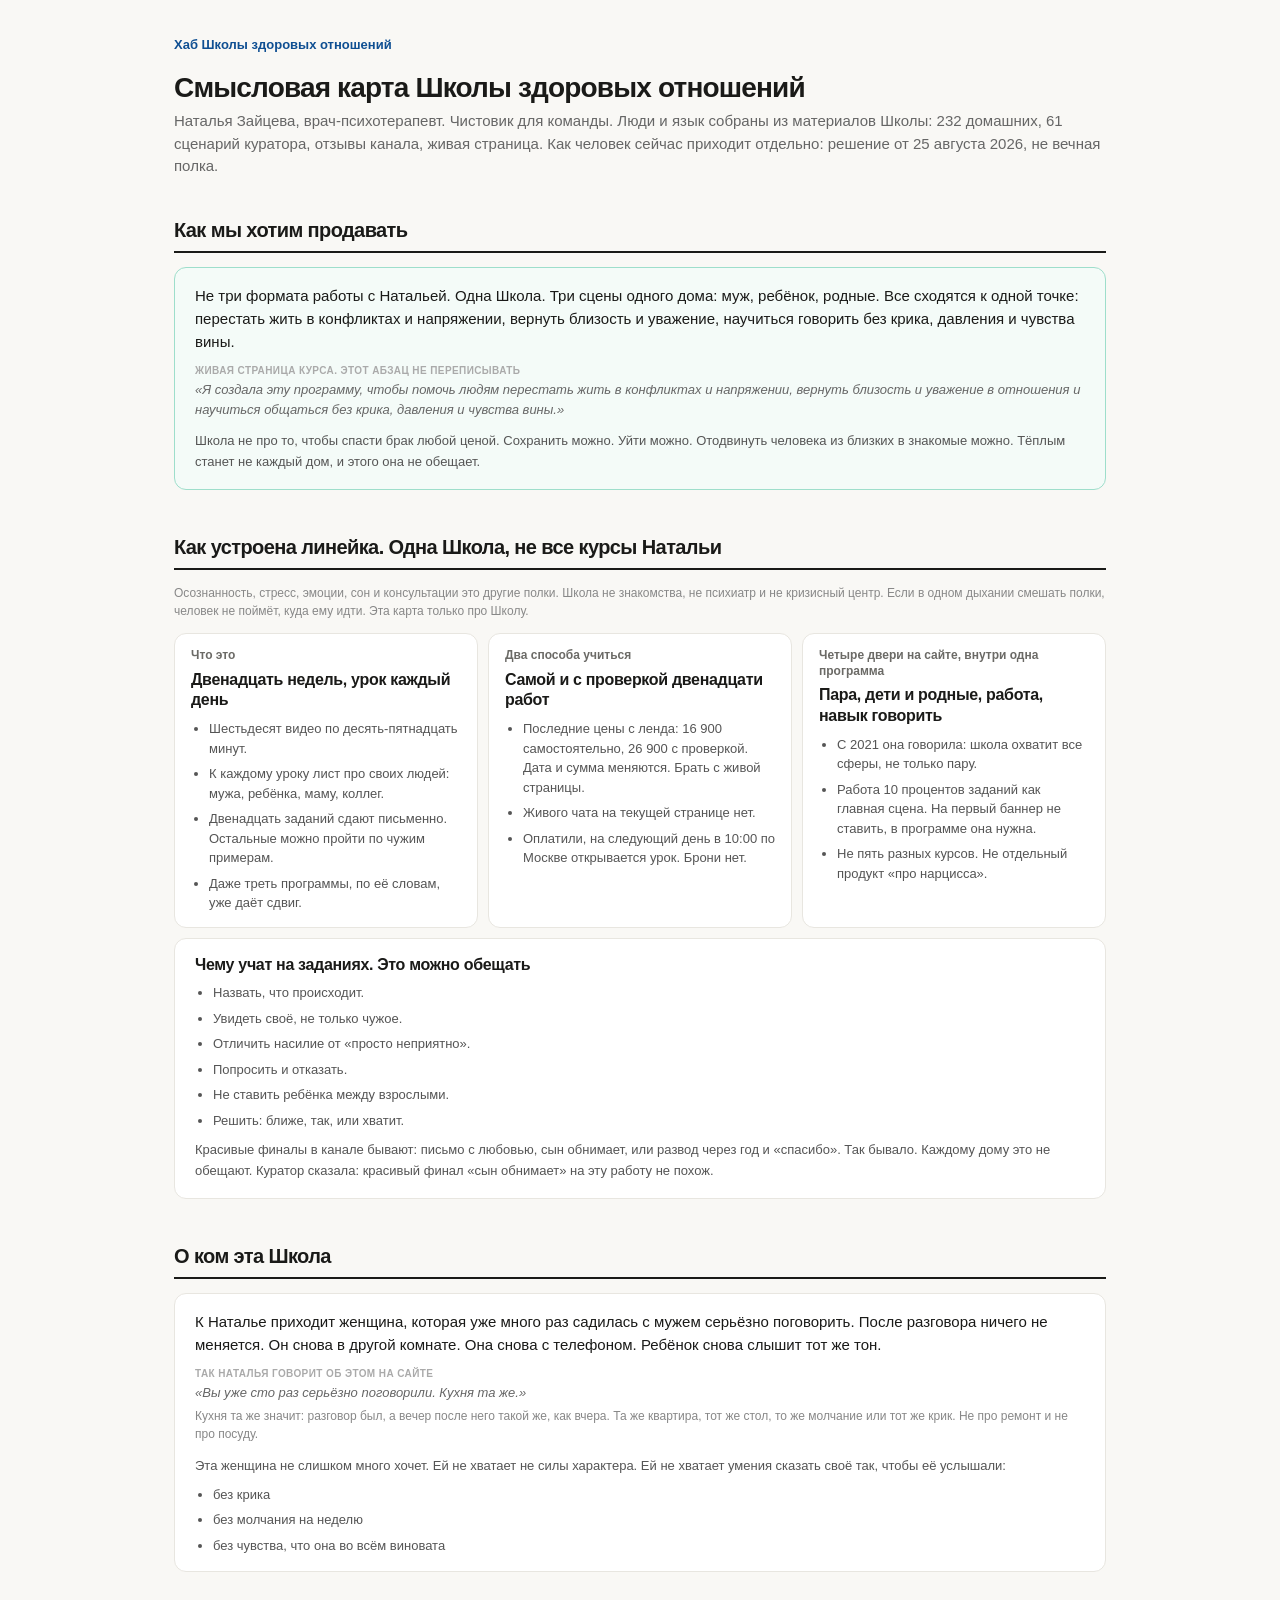
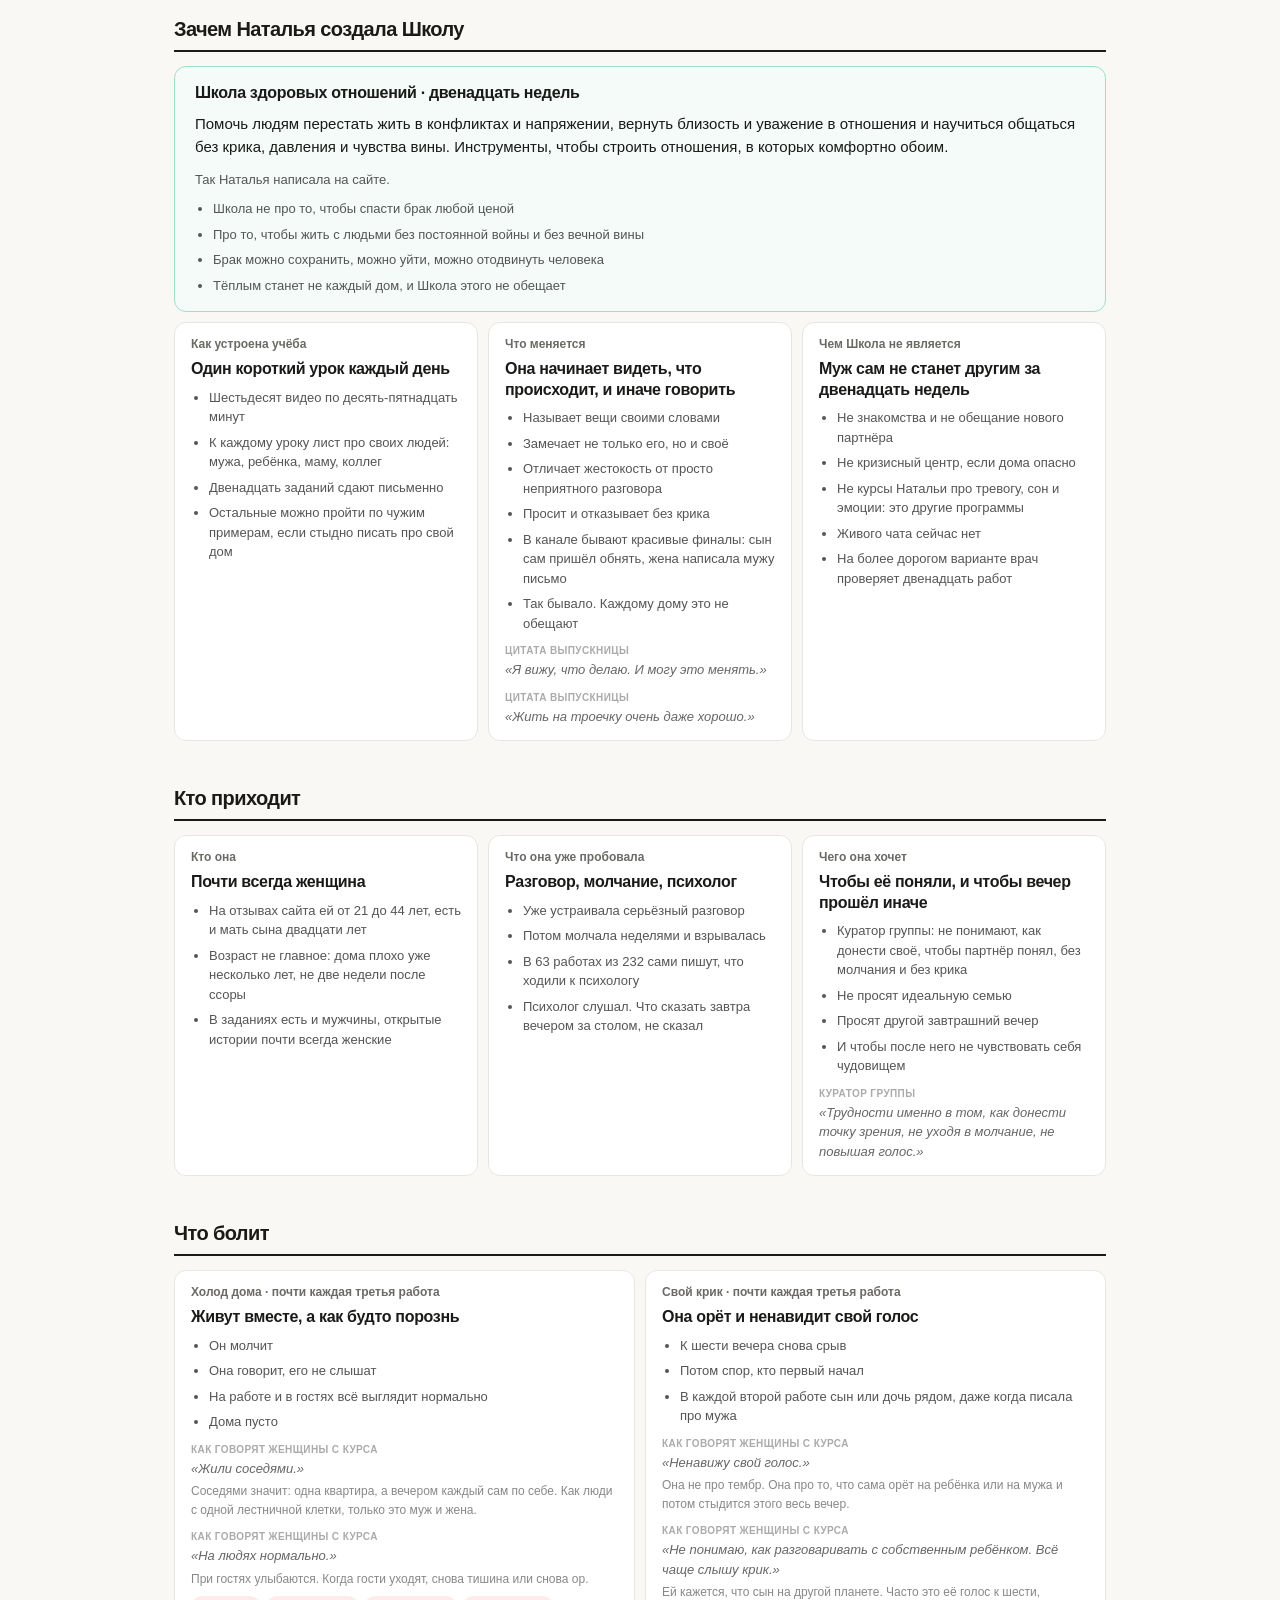
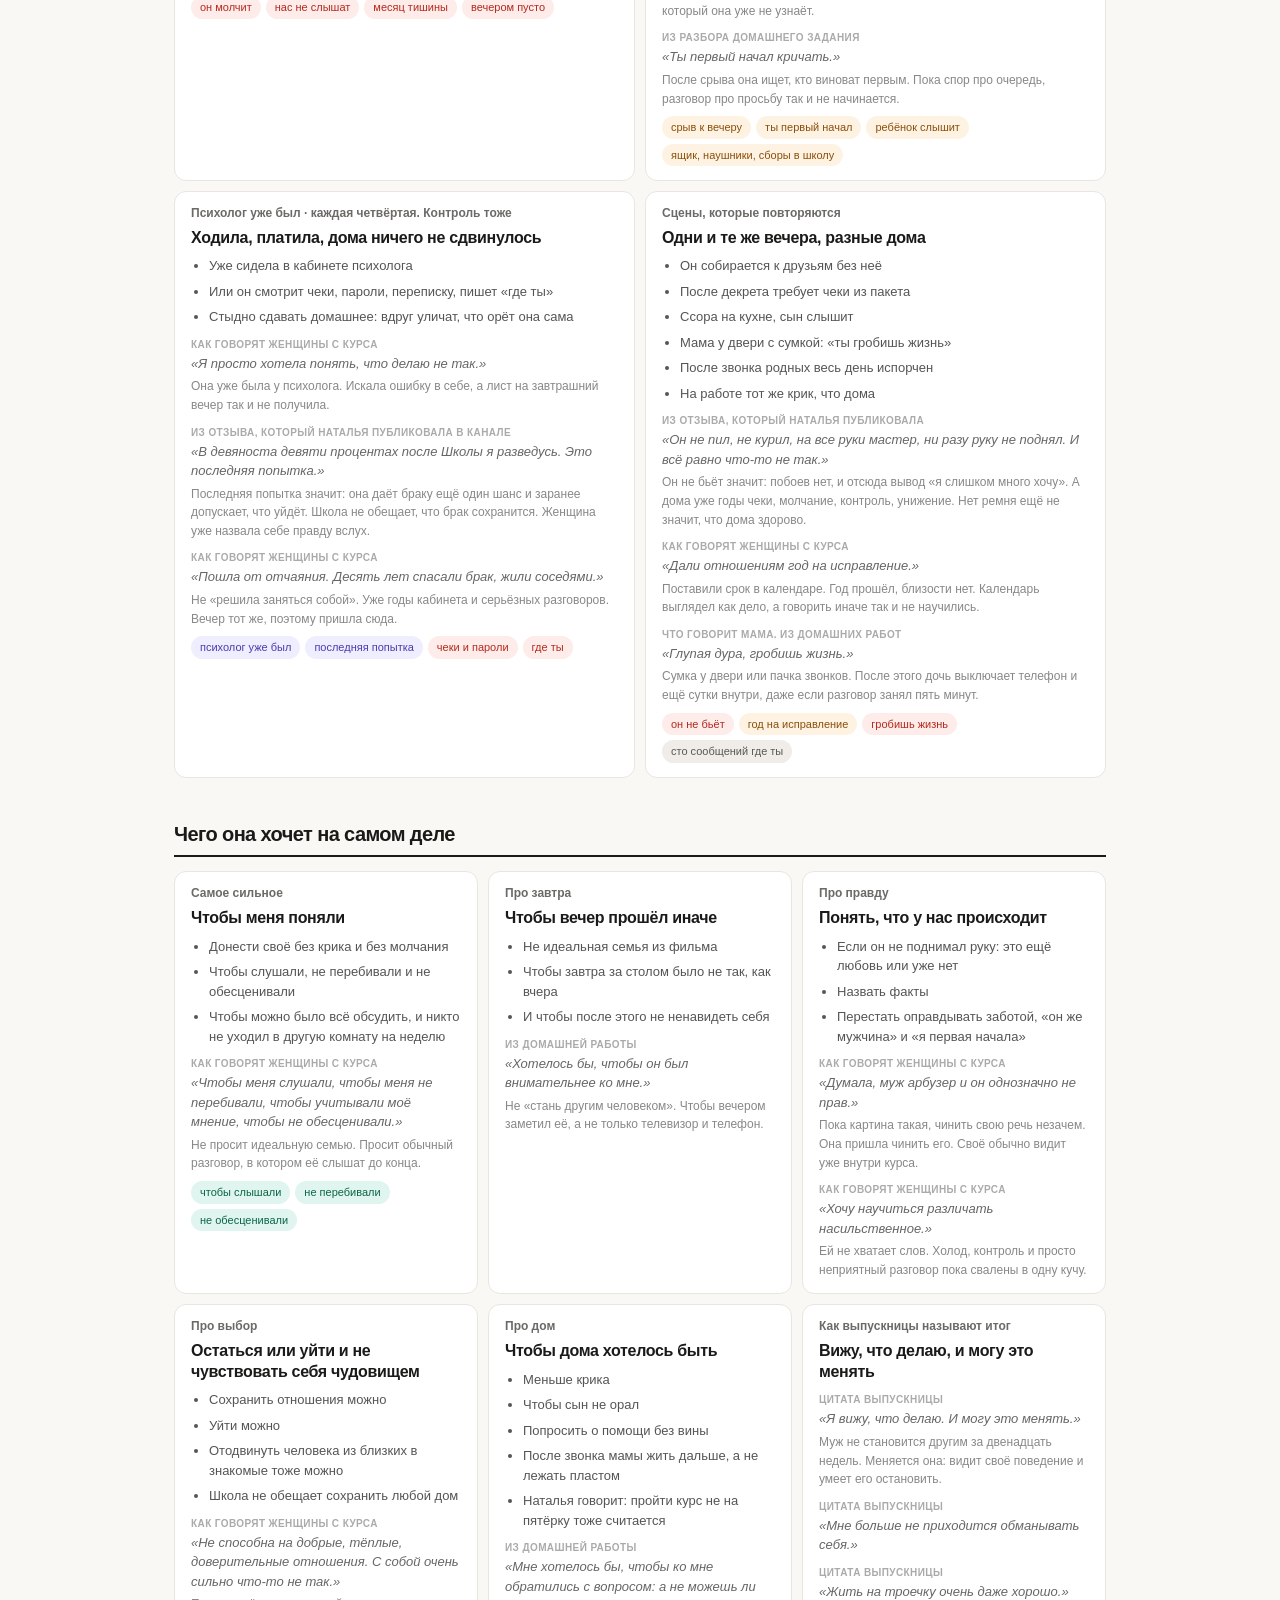
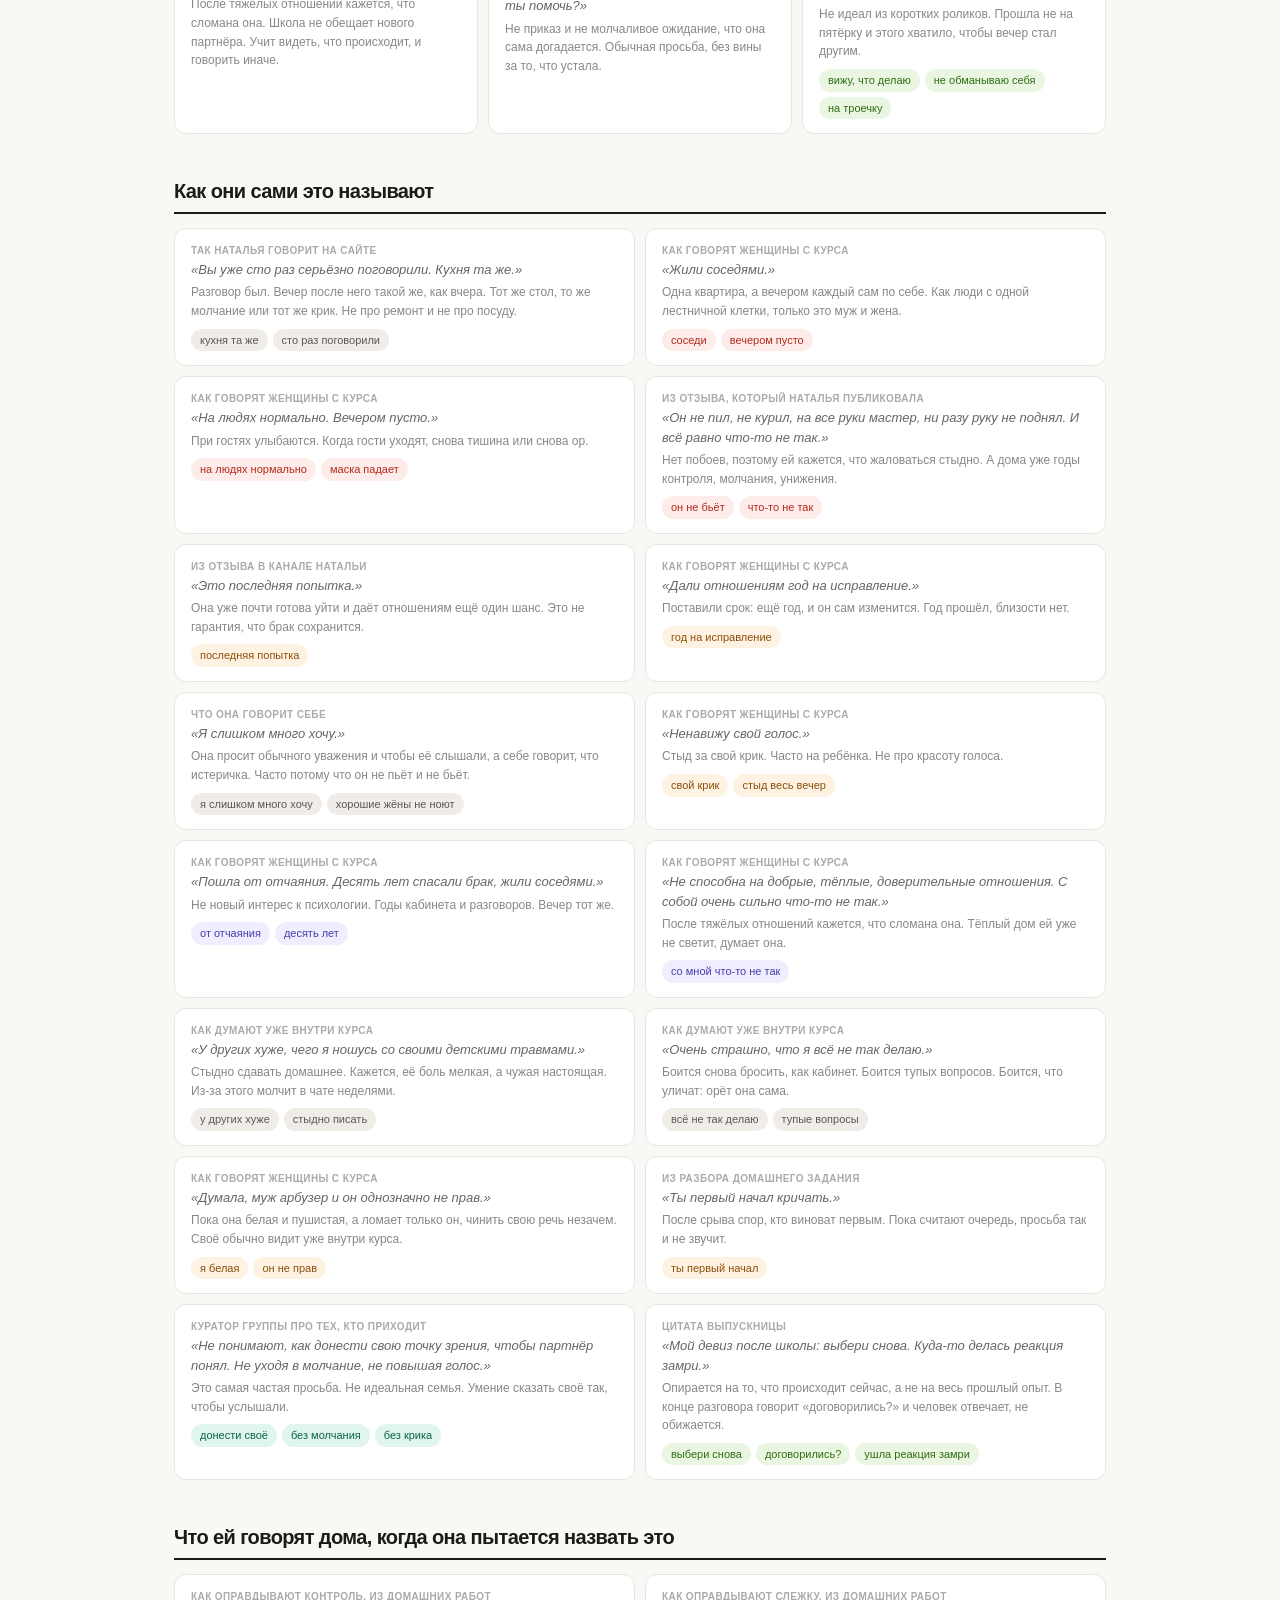
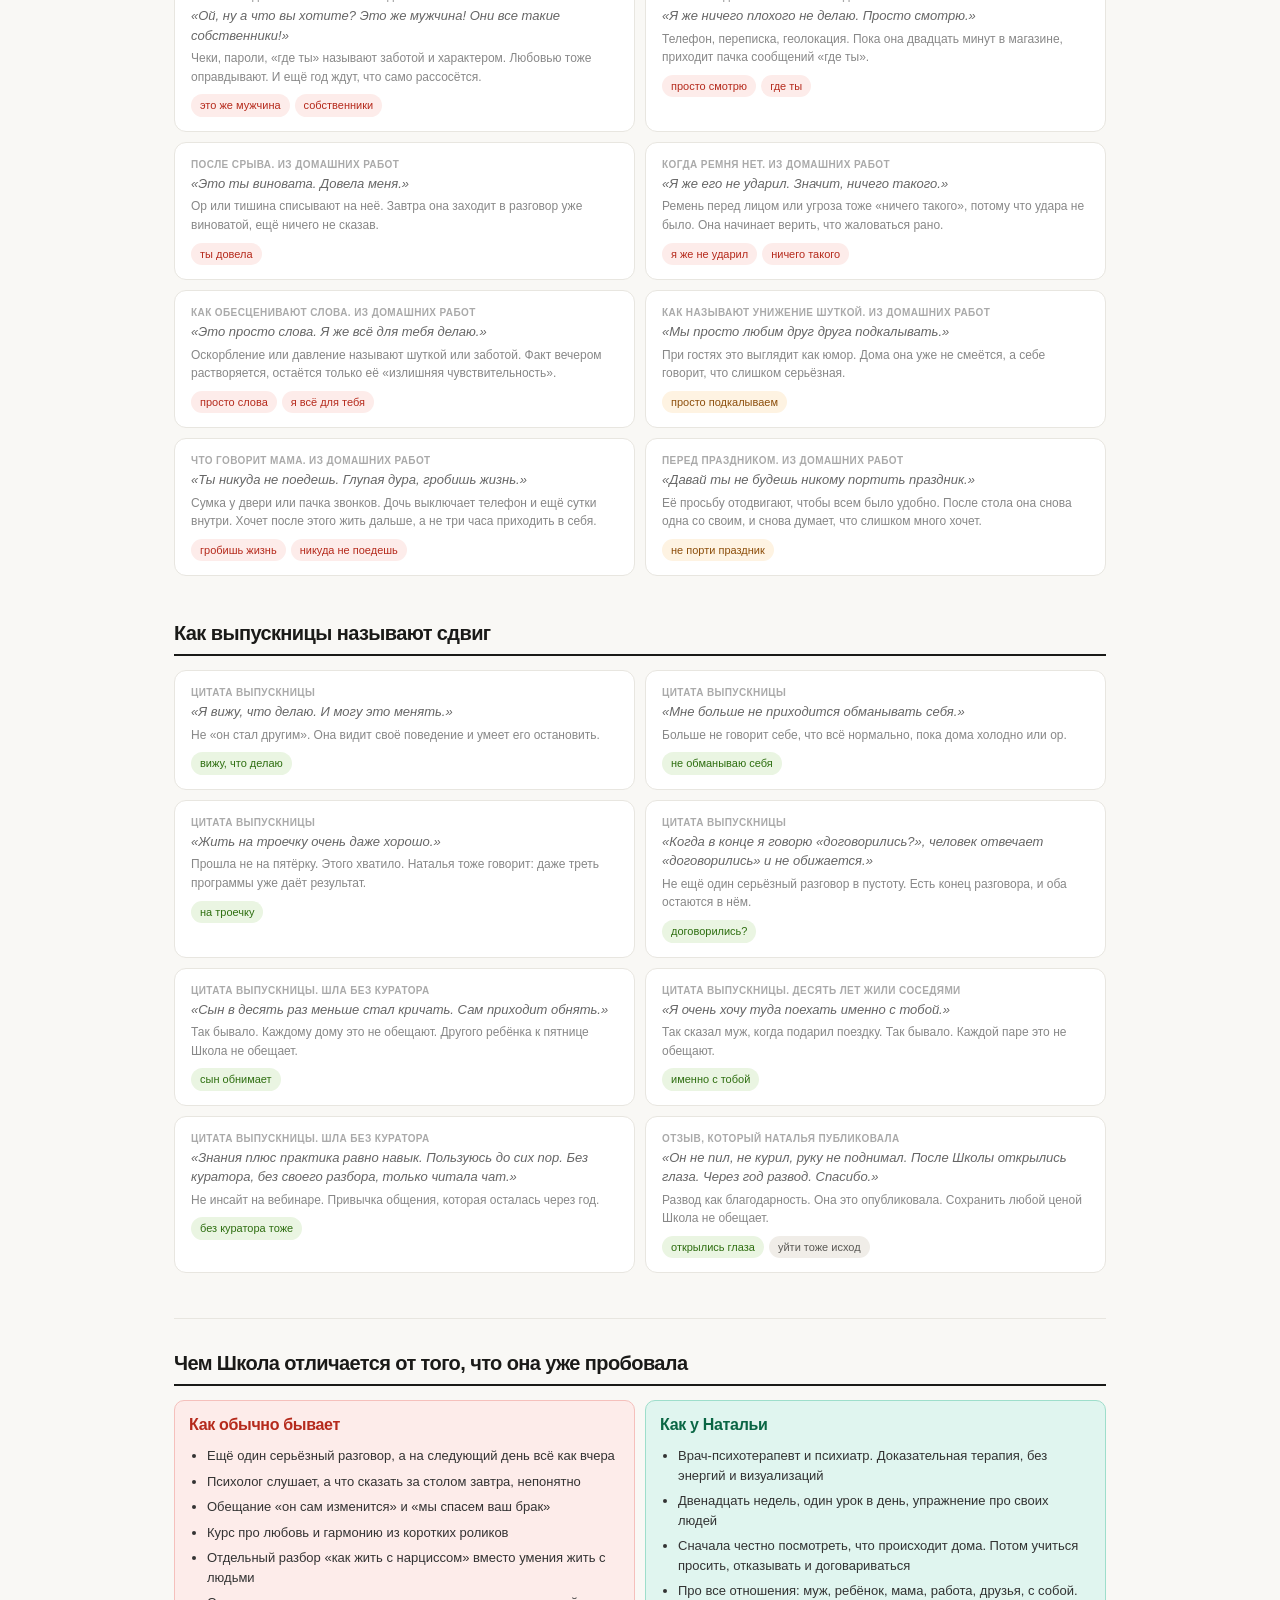
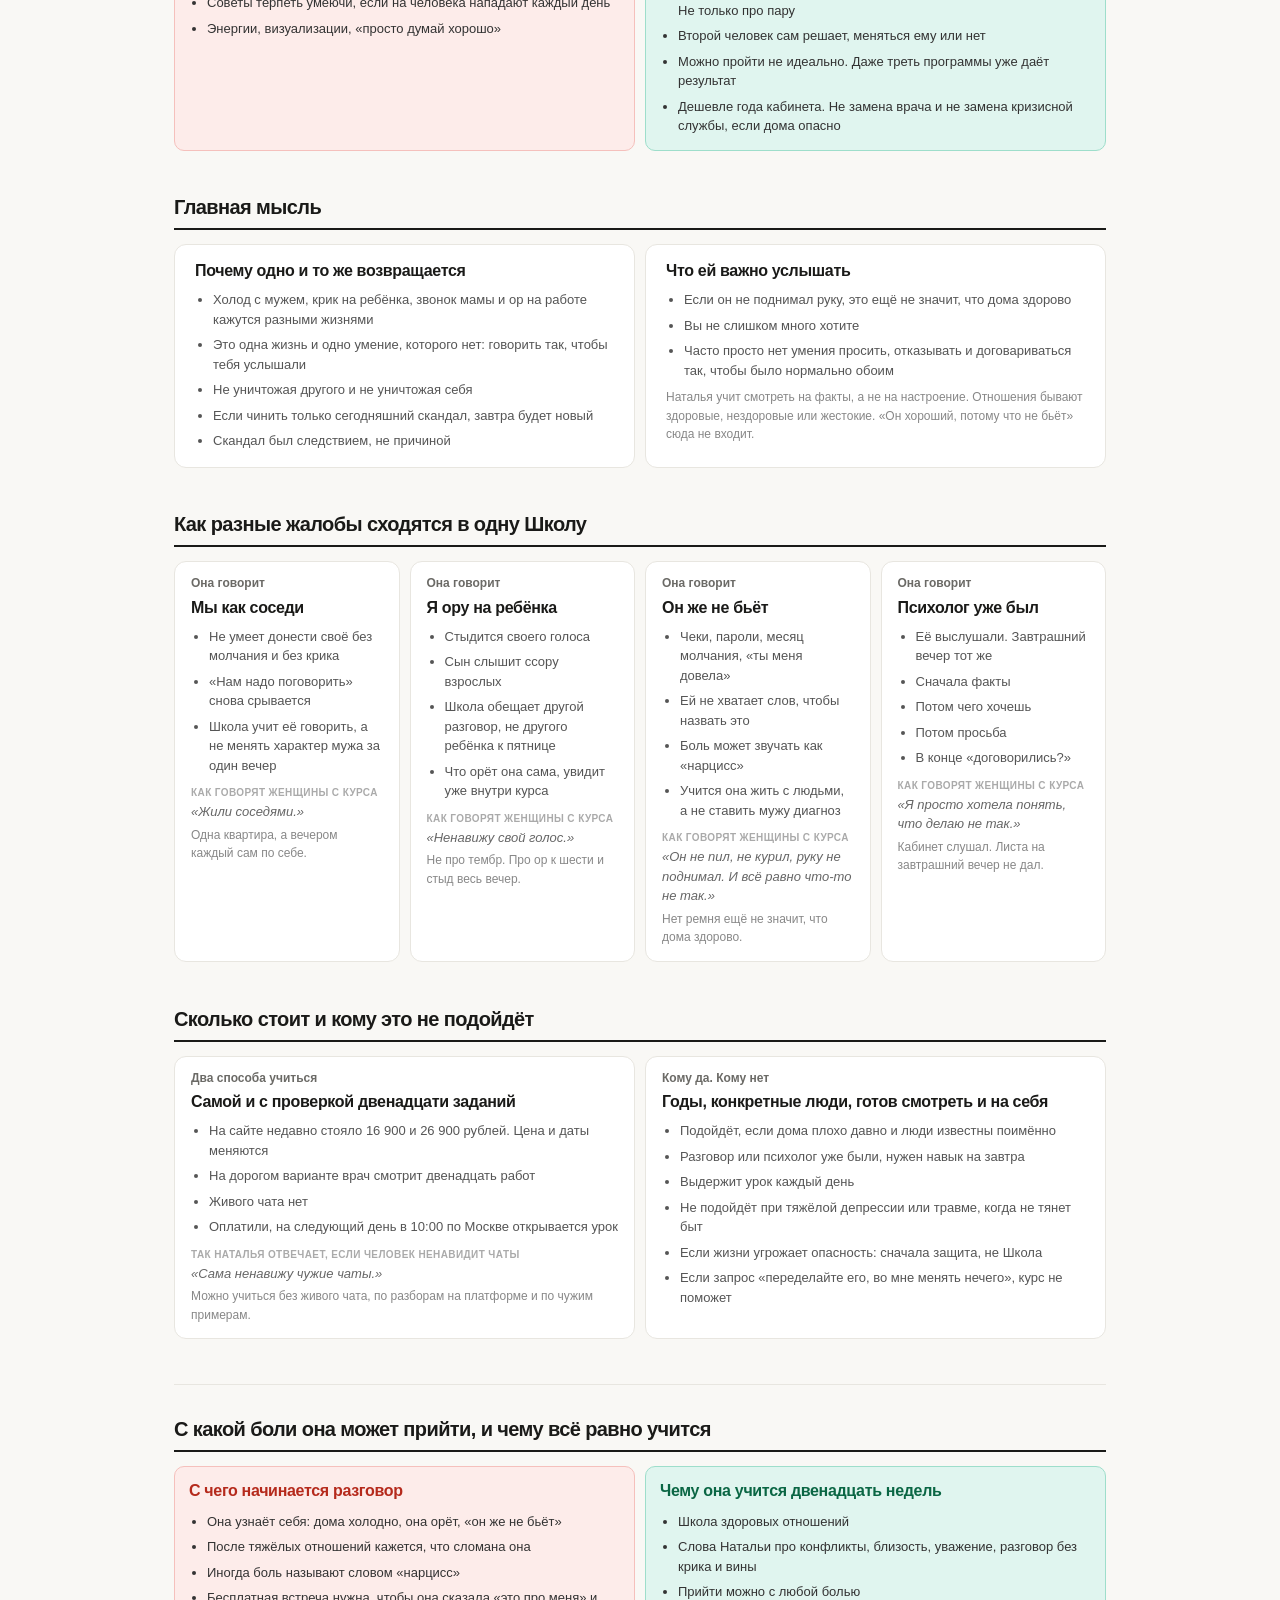
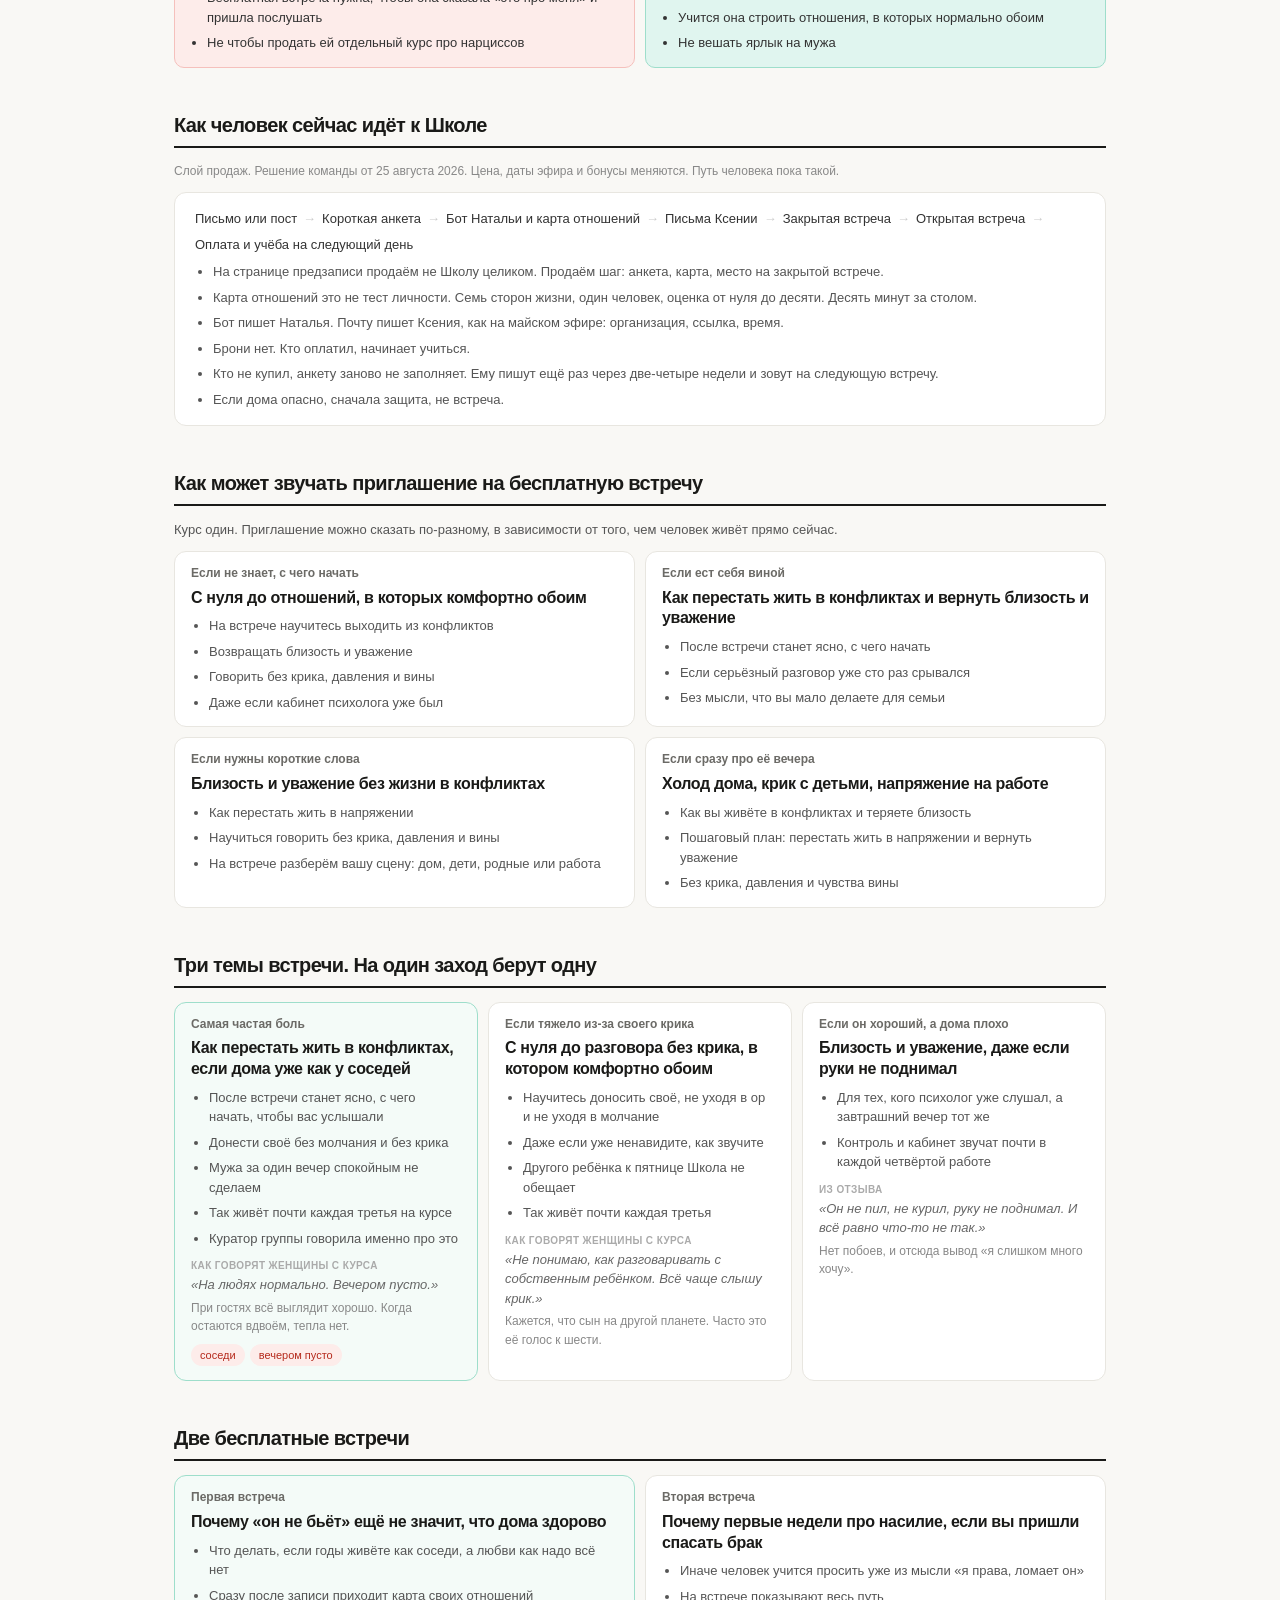
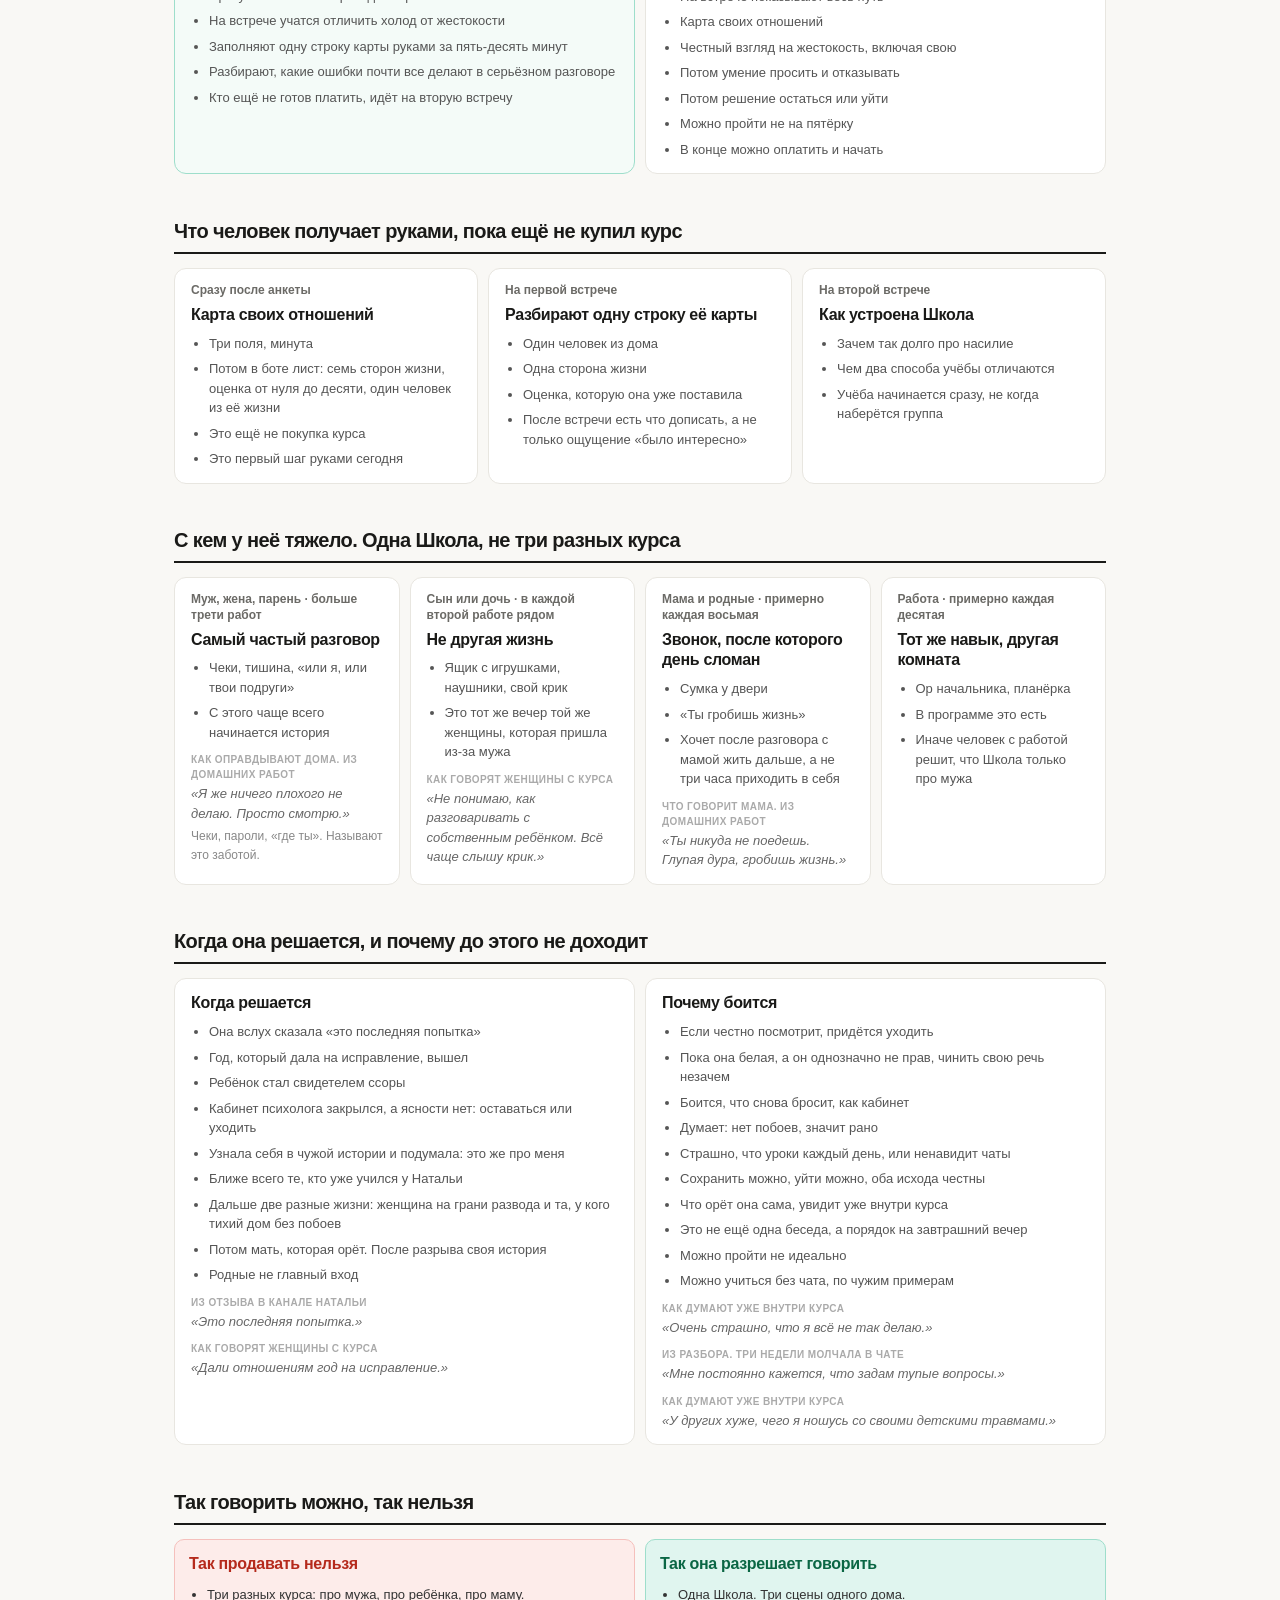
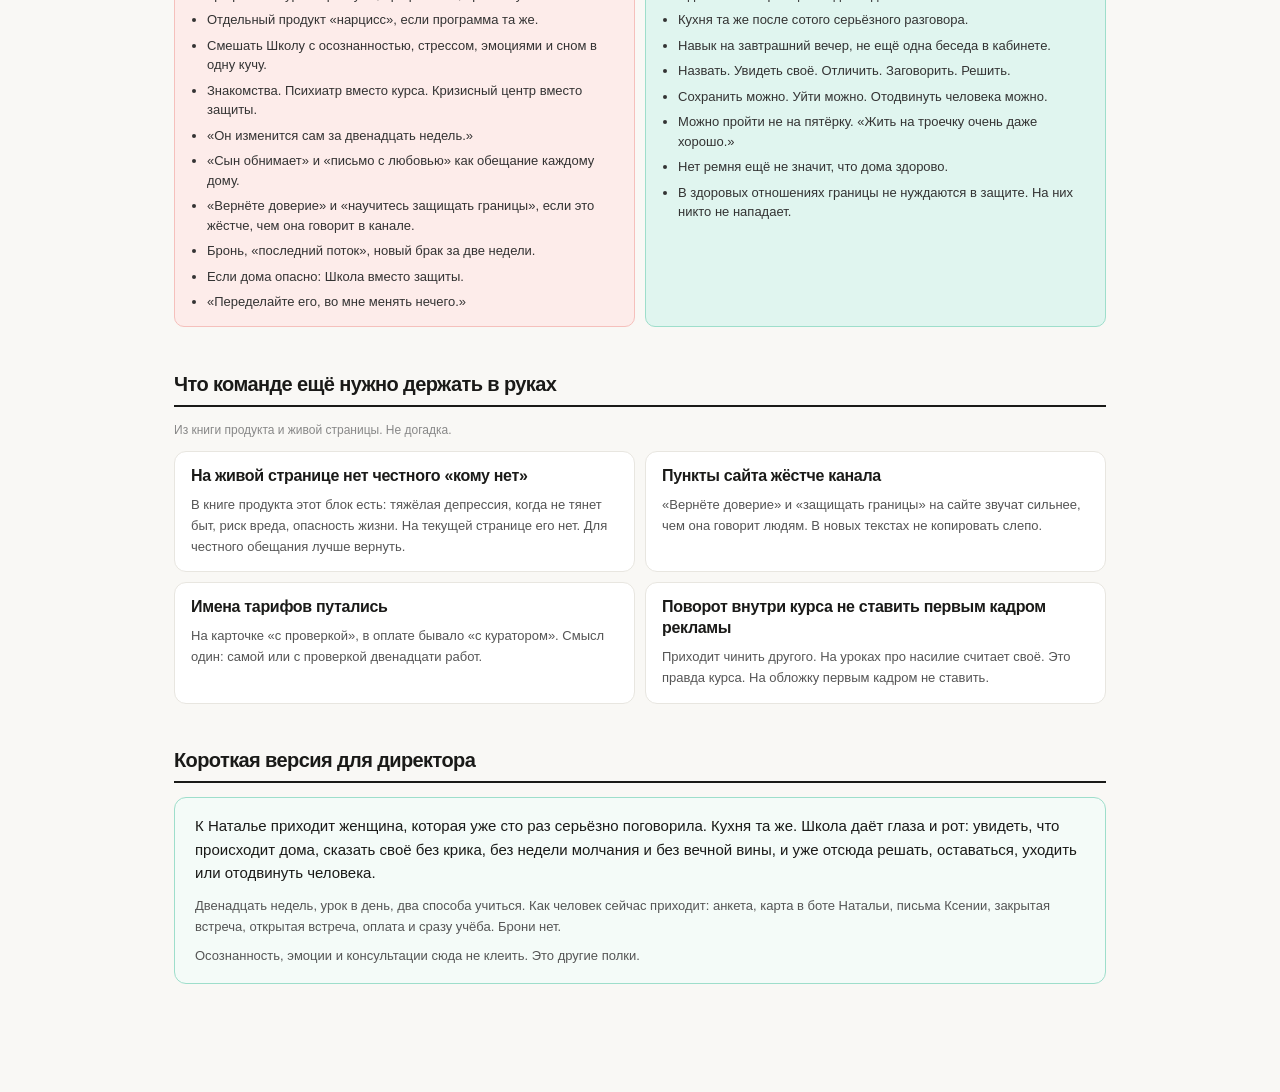
<file: shzo/karta.html>
<!DOCTYPE html>
<html lang="ru">
<head>
<meta charset="UTF-8">
<meta name="viewport" content="width=device-width, initial-scale=1">
<title>Смысловая карта. Школа здоровых отношений</title>
<style>
  * { box-sizing: border-box; margin: 0; padding: 0; }
  body { font-family: -apple-system, BlinkMacSystemFont, 'Segoe UI', sans-serif; background: #f9f8f5; color: #1a1a18; line-height: 1.5; }
  .page { max-width: 980px; margin: 0 auto; padding: 2rem 1.5rem 4rem; }
  h1 { font-size: 28px; font-weight: 800; margin-bottom: 6px; letter-spacing: -0.03em; line-height: 1.2; color: #1a1a18; }
  .subtitle { font-size: 15px; color: #666; margin-bottom: 2.5rem; }
  .section { margin-bottom: 2.8rem; }
  .section-label { font-size: 20px; font-weight: 800; letter-spacing: -0.03em; color: #1a1a18; margin: 0 0 14px; padding-bottom: 8px; border-bottom: 2px solid #1a1a18; line-height: 1.25; }
  .grid { display: grid; gap: 10px; }
  .g2 { grid-template-columns: 1fr 1fr; }
  .g3 { grid-template-columns: 1fr 1fr 1fr; }
  .g4 { grid-template-columns: 1fr 1fr 1fr 1fr; }
  .card { background: #fff; border: 1px solid #e8e6e0; border-radius: 12px; padding: 14px 16px; }
  .card-label { font-size: 12px; font-weight: 700; color: #6b6a66; margin-bottom: 6px; line-height: 1.3; }
  .card:not(:has(.card-title)) > .card-label { font-size: 16px; font-weight: 800; color: #1a1a18; letter-spacing: -0.02em; margin-bottom: 8px; }
  .card-title { font-size: 16px; font-weight: 800; color: #1a1a18; margin-bottom: 8px; line-height: 1.3; letter-spacing: -0.02em; }
  .highlight > .card-label { font-size: 16px; font-weight: 800; color: #1a1a18; letter-spacing: -0.02em; margin-bottom: 8px; }
  .card-desc { font-size: 13px; color: #555; line-height: 1.6; }
  .theses { margin-top: 8px; padding-left: 18px; }
  .theses li { font-size: 13px; color: #555; line-height: 1.5; margin-bottom: 6px; }
  .theses li:last-child { margin-bottom: 0; }
  .vs-col .theses { margin-top: 0; }
  .vs-col .theses li { color: #333; }
  .highlight .theses { margin-top: 8px; }
  .card .theses { margin-top: 6px; }
  .src { font-size: 10px; font-weight: 600; letter-spacing: 0.04em; text-transform: uppercase; color: #aaa; margin-top: 10px; margin-bottom: 2px; }
  .card > .src:first-child { margin-top: 0; }
  .quote { font-style: italic; font-size: 13px; color: #666; line-height: 1.5; }
  .quote:before { content: '«'; }
  .quote:after { content: '»'; }
  .gloss { font-size: 12px; color: #888; line-height: 1.55; margin-top: 4px; }
  .tags { display: flex; flex-wrap: wrap; gap: 5px; margin-top: 8px; }
  .tag { font-size: 11px; padding: 3px 9px; border-radius: 20px; }
  .t-red { background: #fdecea; color: #b52a1c; }
  .t-amber { background: #fef3e2; color: #8c4e0b; }
  .t-green { background: #eaf5e2; color: #2e6e10; }
  .t-teal { background: #e0f5ef; color: #0a6644; }
  .t-purple { background: #eeeefe; color: #4b3bb0; }
  .t-gray { background: #f0ede8; color: #5a5955; }
  .highlight { background: #fff; border: 1px solid #e8e6e0; border-radius: 12px; padding: 16px 20px; }
  .big { font-size: 15px; font-weight: 500; line-height: 1.55; color: #1a1a18; }
  .arrow-row { display: flex; align-items: center; flex-wrap: wrap; gap: 6px; font-size: 13px; color: #666; margin-top: 10px; }
  .arr { color: #ccc; }
  .vs { display: flex; gap: 10px; }
  .vs-col { flex: 1; border-radius: 10px; padding: 14px; }
  .vs-bad { background: #fdecea; border: 1px solid #f5c0bc; }
  .vs-good { background: #e0f5ef; border: 1px solid #9edecb; }
  .vs-col-label { font-size: 16px; font-weight: 800; letter-spacing: -0.02em; margin-bottom: 10px; line-height: 1.3; }
  .vs-bad .vs-col-label { color: #b52a1c; }
  .vs-good .vs-col-label { color: #0a6644; }
  .vs-item { font-size: 13px; line-height: 1.7; color: #333; }
  .pick { border-color: #9edecb; background: #f4fbf8; }
  hr { border: none; border-top: 1px solid #e8e6e0; margin: 2rem 0; }
  .note { font-size: 12px; color: #888; line-height: 1.55; margin-bottom: 12px; }
  .back-hub { display:inline-block; margin-bottom: 16px; font-size: 13px; font-weight: 700; color: #0f4f92; text-decoration: none; }
  .back-hub:hover { text-decoration: underline; }
  @media (max-width: 680px) {
    .g2, .g3, .g4 { grid-template-columns: 1fr; }
    .vs { flex-direction: column; }
  }
</style>
</head>
<body>
<div class="page">

  <a class="back-hub" href="./">Хаб Школы здоровых отношений</a>
  <h1>Смысловая карта Школы здоровых отношений</h1>
  <div class="subtitle">Наталья Зайцева, врач-психотерапевт. Чистовик для команды. Люди и язык собраны из материалов Школы: 232 домашних, 61 сценарий куратора, отзывы канала, живая страница. Как человек сейчас приходит отдельно: решение от 25 августа 2026, не вечная полка.</div>

  <div class="section">
    <h2 class="section-label">Как мы хотим продавать</h2>
    <div class="highlight pick">
      <div class="big">Не три формата работы с Натальей. Одна Школа. Три сцены одного дома: муж, ребёнок, родные. Все сходятся к одной точке: перестать жить в конфликтах и напряжении, вернуть близость и уважение, научиться говорить без крика, давления и чувства вины.</div>
      <div class="src">Живая страница курса. Этот абзац не переписывать</div>
      <div class="quote">Я создала эту программу, чтобы помочь людям перестать жить в конфликтах и напряжении, вернуть близость и уважение в отношения и научиться общаться без крика, давления и чувства вины.</div>
      <p class="card-desc" style="margin-top:12px">Школа не про то, чтобы спасти брак любой ценой. Сохранить можно. Уйти можно. Отодвинуть человека из близких в знакомые можно. Тёплым станет не каждый дом, и этого она не обещает.</p>
    </div>
  </div>

  <div class="section">
    <h2 class="section-label">Как устроена линейка. Одна Школа, не все курсы Натальи</h2>
    <p class="note">Осознанность, стресс, эмоции, сон и консультации это другие полки. Школа не знакомства, не психиатр и не кризисный центр. Если в одном дыхании смешать полки, человек не поймёт, куда ему идти. Эта карта только про Школу.</p>
    <div class="grid g3">
      <div class="card">
        <div class="card-label">Что это</div>
        <h3 class="card-title">Двенадцать недель, урок каждый день</h3>
        <ul class="theses">
          <li>Шестьдесят видео по десять-пятнадцать минут.</li>
          <li>К каждому уроку лист про своих людей: мужа, ребёнка, маму, коллег.</li>
          <li>Двенадцать заданий сдают письменно. Остальные можно пройти по чужим примерам.</li>
          <li>Даже треть программы, по её словам, уже даёт сдвиг.</li>
        </ul>
      </div>
      <div class="card">
        <div class="card-label">Два способа учиться</div>
        <h3 class="card-title">Самой и с проверкой двенадцати работ</h3>
        <ul class="theses">
          <li>Последние цены с ленда: 16 900 самостоятельно, 26 900 с проверкой. Дата и сумма меняются. Брать с живой страницы.</li>
          <li>Живого чата на текущей странице нет.</li>
          <li>Оплатили, на следующий день в 10:00 по Москве открывается урок. Брони нет.</li>
        </ul>
      </div>
      <div class="card">
        <div class="card-label">Четыре двери на сайте, внутри одна программа</div>
        <h3 class="card-title">Пара, дети и родные, работа, навык говорить</h3>
        <ul class="theses">
          <li>С 2021 она говорила: школа охватит все сферы, не только пару.</li>
          <li>Работа 10 процентов заданий как главная сцена. На первый баннер не ставить, в программе она нужна.</li>
          <li>Не пять разных курсов. Не отдельный продукт «про нарцисса».</li>
        </ul>
      </div>
    </div>
    <div class="highlight" style="margin-top:10px">
      <div class="card-label">Чему учат на заданиях. Это можно обещать</div>
      <ul class="theses">
        <li>Назвать, что происходит.</li>
        <li>Увидеть своё, не только чужое.</li>
        <li>Отличить насилие от «просто неприятно».</li>
        <li>Попросить и отказать.</li>
        <li>Не ставить ребёнка между взрослыми.</li>
        <li>Решить: ближе, так, или хватит.</li>
      </ul>
      <p class="card-desc" style="margin-top:10px">Красивые финалы в канале бывают: письмо с любовью, сын обнимает, или развод через год и «спасибо». Так бывало. Каждому дому это не обещают. Куратор сказала: красивый финал «сын обнимает» на эту работу не похож.</p>
    </div>
  </div>

  <div class="section">
    <h2 class="section-label">О ком эта Школа</h2>
    <div class="highlight">
      <div class="big">К Наталье приходит женщина, которая уже много раз садилась с мужем серьёзно поговорить. После разговора ничего не меняется. Он снова в другой комнате. Она снова с телефоном. Ребёнок снова слышит тот же тон.</div>
      <div class="src">Так Наталья говорит об этом на сайте</div>
      <div class="quote">Вы уже сто раз серьёзно поговорили. Кухня та же.</div>
      <div class="gloss">Кухня та же значит: разговор был, а вечер после него такой же, как вчера. Та же квартира, тот же стол, то же молчание или тот же крик. Не про ремонт и не про посуду.</div>
      <p class="card-desc" style="margin-top:12px">Эта женщина не слишком много хочет. Ей не хватает не силы характера. Ей не хватает умения сказать своё так, чтобы её услышали:</p>
      <ul class="theses">
        <li>без крика</li>
        <li>без молчания на неделю</li>
        <li>без чувства, что она во всём виновата</li>
      </ul>
    </div>
  </div>

  <div class="section">
    <h2 class="section-label">Зачем Наталья создала Школу</h2>
    <div class="highlight pick">
      <div class="card-label">Школа здоровых отношений · двенадцать недель</div>
      <div class="big">Помочь людям перестать жить в конфликтах и напряжении, вернуть близость и уважение в отношения и научиться общаться без крика, давления и чувства вины. Инструменты, чтобы строить отношения, в которых комфортно обоим.</div>
      <p class="card-desc" style="margin-top:12px">Так Наталья написала на сайте.</p>
      <ul class="theses">
        <li>Школа не про то, чтобы спасти брак любой ценой</li>
        <li>Про то, чтобы жить с людьми без постоянной войны и без вечной вины</li>
        <li>Брак можно сохранить, можно уйти, можно отодвинуть человека</li>
        <li>Тёплым станет не каждый дом, и Школа этого не обещает</li>
      </ul>
    </div>
    <div class="grid g3" style="margin-top:10px">
      <div class="card">
        <div class="card-label">Как устроена учёба</div>
        <h3 class="card-title">Один короткий урок каждый день</h3>
        <ul class="theses">
          <li>Шестьдесят видео по десять-пятнадцать минут</li>
          <li>К каждому уроку лист про своих людей: мужа, ребёнка, маму, коллег</li>
          <li>Двенадцать заданий сдают письменно</li>
          <li>Остальные можно пройти по чужим примерам, если стыдно писать про свой дом</li>
        </ul>
      </div>
      <div class="card">
        <div class="card-label">Что меняется</div>
        <h3 class="card-title">Она начинает видеть, что происходит, и иначе говорить</h3>
        <ul class="theses">
          <li>Называет вещи своими словами</li>
          <li>Замечает не только его, но и своё</li>
          <li>Отличает жестокость от просто неприятного разговора</li>
          <li>Просит и отказывает без крика</li>
          <li>В канале бывают красивые финалы: сын сам пришёл обнять, жена написала мужу письмо</li>
          <li>Так бывало. Каждому дому это не обещают</li>
        </ul>
        <div class="src">Цитата выпускницы</div>
        <div class="quote">Я вижу, что делаю. И могу это менять.</div>
        <div class="src">Цитата выпускницы</div>
        <div class="quote">Жить на троечку очень даже хорошо.</div>
      </div>
      <div class="card">
        <div class="card-label">Чем Школа не является</div>
        <h3 class="card-title">Муж сам не станет другим за двенадцать недель</h3>
        <ul class="theses">
          <li>Не знакомства и не обещание нового партнёра</li>
          <li>Не кризисный центр, если дома опасно</li>
          <li>Не курсы Натальи про тревогу, сон и эмоции: это другие программы</li>
          <li>Живого чата сейчас нет</li>
          <li>На более дорогом варианте врач проверяет двенадцать работ</li>
        </ul>
      </div>
    </div>
  </div>

  <div class="section">
    <h2 class="section-label">Кто приходит</h2>
    <div class="grid g3">
      <div class="card">
        <div class="card-label">Кто она</div>
        <h3 class="card-title">Почти всегда женщина</h3>
        <ul class="theses">
          <li>На отзывах сайта ей от 21 до 44 лет, есть и мать сына двадцати лет</li>
          <li>Возраст не главное: дома плохо уже несколько лет, не две недели после ссоры</li>
          <li>В заданиях есть и мужчины, открытые истории почти всегда женские</li>
        </ul>
      </div>
      <div class="card">
        <div class="card-label">Что она уже пробовала</div>
        <h3 class="card-title">Разговор, молчание, психолог</h3>
        <ul class="theses">
          <li>Уже устраивала серьёзный разговор</li>
          <li>Потом молчала неделями и взрывалась</li>
          <li>В 63 работах из 232 сами пишут, что ходили к психологу</li>
          <li>Психолог слушал. Что сказать завтра вечером за столом, не сказал</li>
        </ul>
      </div>
      <div class="card">
        <div class="card-label">Чего она хочет</div>
        <h3 class="card-title">Чтобы её поняли, и чтобы вечер прошёл иначе</h3>
        <ul class="theses">
          <li>Куратор группы: не понимают, как донести своё, чтобы партнёр понял, без молчания и без крика</li>
          <li>Не просят идеальную семью</li>
          <li>Просят другой завтрашний вечер</li>
          <li>И чтобы после него не чувствовать себя чудовищем</li>
        </ul>
        <div class="src">Куратор группы</div>
        <div class="quote">Трудности именно в том, как донести точку зрения, не уходя в молчание, не повышая голос.</div>
      </div>
    </div>
  </div>

  <div class="section">
    <h2 class="section-label">Что болит</h2>
    <div class="grid g2">
      <div class="card">
        <div class="card-label">Холод дома · почти каждая третья работа</div>
        <h3 class="card-title">Живут вместе, а как будто порознь</h3>
        <ul class="theses">
          <li>Он молчит</li>
          <li>Она говорит, его не слышат</li>
          <li>На работе и в гостях всё выглядит нормально</li>
          <li>Дома пусто</li>
        </ul>
        <div class="src">Как говорят женщины с курса</div>
        <div class="quote">Жили соседями.</div>
        <div class="gloss">Соседями значит: одна квартира, а вечером каждый сам по себе. Как люди с одной лестничной клетки, только это муж и жена.</div>
        <div class="src">Как говорят женщины с курса</div>
        <div class="quote">На людях нормально.</div>
        <div class="gloss">При гостях улыбаются. Когда гости уходят, снова тишина или снова ор.</div>
        <div class="tags">
          <span class="tag t-red">он молчит</span>
          <span class="tag t-red">нас не слышат</span>
          <span class="tag t-red">месяц тишины</span>
          <span class="tag t-red">вечером пусто</span>
        </div>
      </div>
      <div class="card">
        <div class="card-label">Свой крик · почти каждая третья работа</div>
        <h3 class="card-title">Она орёт и ненавидит свой голос</h3>
        <ul class="theses">
          <li>К шести вечера снова срыв</li>
          <li>Потом спор, кто первый начал</li>
          <li>В каждой второй работе сын или дочь рядом, даже когда писала про мужа</li>
        </ul>
        <div class="src">Как говорят женщины с курса</div>
        <div class="quote">Ненавижу свой голос.</div>
        <div class="gloss">Она не про тембр. Она про то, что сама орёт на ребёнка или на мужа и потом стыдится этого весь вечер.</div>
        <div class="src">Как говорят женщины с курса</div>
        <div class="quote">Не понимаю, как разговаривать с собственным ребёнком. Всё чаще слышу крик.</div>
        <div class="gloss">Ей кажется, что сын на другой планете. Часто это её голос к шести, который она уже не узнаёт.</div>
        <div class="src">Из разбора домашнего задания</div>
        <div class="quote">Ты первый начал кричать.</div>
        <div class="gloss">После срыва она ищет, кто виноват первым. Пока спор про очередь, разговор про просьбу так и не начинается.</div>
        <div class="tags">
          <span class="tag t-amber">срыв к вечеру</span>
          <span class="tag t-amber">ты первый начал</span>
          <span class="tag t-amber">ребёнок слышит</span>
          <span class="tag t-amber">ящик, наушники, сборы в школу</span>
        </div>
      </div>
      <div class="card">
        <div class="card-label">Психолог уже был · каждая четвёртая. Контроль тоже</div>
        <h3 class="card-title">Ходила, платила, дома ничего не сдвинулось</h3>
        <ul class="theses">
          <li>Уже сидела в кабинете психолога</li>
          <li>Или он смотрит чеки, пароли, переписку, пишет «где ты»</li>
          <li>Стыдно сдавать домашнее: вдруг уличат, что орёт она сама</li>
        </ul>
        <div class="src">Как говорят женщины с курса</div>
        <div class="quote">Я просто хотела понять, что делаю не так.</div>
        <div class="gloss">Она уже была у психолога. Искала ошибку в себе, а лист на завтрашний вечер так и не получила.</div>
        <div class="src">Из отзыва, который Наталья публиковала в канале</div>
        <div class="quote">В девяноста девяти процентах после Школы я разведусь. Это последняя попытка.</div>
        <div class="gloss">Последняя попытка значит: она даёт браку ещё один шанс и заранее допускает, что уйдёт. Школа не обещает, что брак сохранится. Женщина уже назвала себе правду вслух.</div>
        <div class="src">Как говорят женщины с курса</div>
        <div class="quote">Пошла от отчаяния. Десять лет спасали брак, жили соседями.</div>
        <div class="gloss">Не «решила заняться собой». Уже годы кабинета и серьёзных разговоров. Вечер тот же, поэтому пришла сюда.</div>
        <div class="tags">
          <span class="tag t-purple">психолог уже был</span>
          <span class="tag t-purple">последняя попытка</span>
          <span class="tag t-red">чеки и пароли</span>
          <span class="tag t-red">где ты</span>
        </div>
      </div>
      <div class="card">
        <div class="card-label">Сцены, которые повторяются</div>
        <h3 class="card-title">Одни и те же вечера, разные дома</h3>
        <ul class="theses">
          <li>Он собирается к друзьям без неё</li>
          <li>После декрета требует чеки из пакета</li>
          <li>Ссора на кухне, сын слышит</li>
          <li>Мама у двери с сумкой: «ты гробишь жизнь»</li>
          <li>После звонка родных весь день испорчен</li>
          <li>На работе тот же крик, что дома</li>
        </ul>
        <div class="src">Из отзыва, который Наталья публиковала</div>
        <div class="quote">Он не пил, не курил, на все руки мастер, ни разу руку не поднял. И всё равно что-то не так.</div>
        <div class="gloss">Он не бьёт значит: побоев нет, и отсюда вывод «я слишком много хочу». А дома уже годы чеки, молчание, контроль, унижение. Нет ремня ещё не значит, что дома здорово.</div>
        <div class="src">Как говорят женщины с курса</div>
        <div class="quote">Дали отношениям год на исправление.</div>
        <div class="gloss">Поставили срок в календаре. Год прошёл, близости нет. Календарь выглядел как дело, а говорить иначе так и не научились.</div>
        <div class="src">Что говорит мама. Из домашних работ</div>
        <div class="quote">Глупая дура, гробишь жизнь.</div>
        <div class="gloss">Сумка у двери или пачка звонков. После этого дочь выключает телефон и ещё сутки внутри, даже если разговор занял пять минут.</div>
        <div class="tags">
          <span class="tag t-red">он не бьёт</span>
          <span class="tag t-amber">год на исправление</span>
          <span class="tag t-red">гробишь жизнь</span>
          <span class="tag t-gray">сто сообщений где ты</span>
        </div>
      </div>
    </div>
  </div>

  <div class="section">
    <h2 class="section-label">Чего она хочет на самом деле</h2>
    <div class="grid g3">
      <div class="card">
        <div class="card-label">Самое сильное</div>
        <h3 class="card-title">Чтобы меня поняли</h3>
        <ul class="theses">
          <li>Донести своё без крика и без молчания</li>
          <li>Чтобы слушали, не перебивали и не обесценивали</li>
          <li>Чтобы можно было всё обсудить, и никто не уходил в другую комнату на неделю</li>
        </ul>
        <div class="src">Как говорят женщины с курса</div>
        <div class="quote">Чтобы меня слушали, чтобы меня не перебивали, чтобы учитывали моё мнение, чтобы не обесценивали.</div>
        <div class="gloss">Не просит идеальную семью. Просит обычный разговор, в котором её слышат до конца.</div>
        <div class="tags">
          <span class="tag t-teal">чтобы слышали</span>
          <span class="tag t-teal">не перебивали</span>
          <span class="tag t-teal">не обесценивали</span>
        </div>
      </div>
      <div class="card">
        <div class="card-label">Про завтра</div>
        <h3 class="card-title">Чтобы вечер прошёл иначе</h3>
        <ul class="theses">
          <li>Не идеальная семья из фильма</li>
          <li>Чтобы завтра за столом было не так, как вчера</li>
          <li>И чтобы после этого не ненавидеть себя</li>
        </ul>
        <div class="src">Из домашней работы</div>
        <div class="quote">Хотелось бы, чтобы он был внимательнее ко мне.</div>
        <div class="gloss">Не «стань другим человеком». Чтобы вечером заметил её, а не только телевизор и телефон.</div>
      </div>
      <div class="card">
        <div class="card-label">Про правду</div>
        <h3 class="card-title">Понять, что у нас происходит</h3>
        <ul class="theses">
          <li>Если он не поднимал руку: это ещё любовь или уже нет</li>
          <li>Назвать факты</li>
          <li>Перестать оправдывать заботой, «он же мужчина» и «я первая начала»</li>
        </ul>
        <div class="src">Как говорят женщины с курса</div>
        <div class="quote">Думала, муж арбузер и он однозначно не прав.</div>
        <div class="gloss">Пока картина такая, чинить свою речь незачем. Она пришла чинить его. Своё обычно видит уже внутри курса.</div>
        <div class="src">Как говорят женщины с курса</div>
        <div class="quote">Хочу научиться различать насильственное.</div>
        <div class="gloss">Ей не хватает слов. Холод, контроль и просто неприятный разговор пока свалены в одну кучу.</div>
      </div>
      <div class="card">
        <div class="card-label">Про выбор</div>
        <h3 class="card-title">Остаться или уйти и не чувствовать себя чудовищем</h3>
        <ul class="theses">
          <li>Сохранить отношения можно</li>
          <li>Уйти можно</li>
          <li>Отодвинуть человека из близких в знакомые тоже можно</li>
          <li>Школа не обещает сохранить любой дом</li>
        </ul>
        <div class="src">Как говорят женщины с курса</div>
        <div class="quote">Не способна на добрые, тёплые, доверительные отношения. С собой очень сильно что-то не так.</div>
        <div class="gloss">После тяжёлых отношений кажется, что сломана она. Школа не обещает нового партнёра. Учит видеть, что происходит, и говорить иначе.</div>
      </div>
      <div class="card">
        <div class="card-label">Про дом</div>
        <h3 class="card-title">Чтобы дома хотелось быть</h3>
        <ul class="theses">
          <li>Меньше крика</li>
          <li>Чтобы сын не орал</li>
          <li>Попросить о помощи без вины</li>
          <li>После звонка мамы жить дальше, а не лежать пластом</li>
          <li>Наталья говорит: пройти курс не на пятёрку тоже считается</li>
        </ul>
        <div class="src">Из домашней работы</div>
        <div class="quote">Мне хотелось бы, чтобы ко мне обратились с вопросом: а не можешь ли ты помочь?</div>
        <div class="gloss">Не приказ и не молчаливое ожидание, что она сама догадается. Обычная просьба, без вины за то, что устала.</div>
      </div>
      <div class="card">
        <div class="card-label">Как выпускницы называют итог</div>
        <h3 class="card-title">Вижу, что делаю, и могу это менять</h3>
        <div class="src">Цитата выпускницы</div>
        <div class="quote">Я вижу, что делаю. И могу это менять.</div>
        <div class="gloss">Муж не становится другим за двенадцать недель. Меняется она: видит своё поведение и умеет его остановить.</div>
        <div class="src">Цитата выпускницы</div>
        <div class="quote">Мне больше не приходится обманывать себя.</div>
        <div class="src">Цитата выпускницы</div>
        <div class="quote">Жить на троечку очень даже хорошо.</div>
        <div class="gloss">Не идеал из коротких роликов. Прошла не на пятёрку и этого хватило, чтобы вечер стал другим.</div>
        <div class="tags">
          <span class="tag t-green">вижу, что делаю</span>
          <span class="tag t-green">не обманываю себя</span>
          <span class="tag t-green">на троечку</span>
        </div>
      </div>
    </div>
  </div>

  <div class="section">
    <h2 class="section-label">Как они сами это называют</h2>
    <div class="grid g2">
      <div class="card">
        <div class="src">Так Наталья говорит на сайте</div>
        <div class="quote">Вы уже сто раз серьёзно поговорили. Кухня та же.</div>
        <div class="gloss">Разговор был. Вечер после него такой же, как вчера. Тот же стол, то же молчание или тот же крик. Не про ремонт и не про посуду.</div>
        <div class="tags">
          <span class="tag t-gray">кухня та же</span>
          <span class="tag t-gray">сто раз поговорили</span>
        </div>
      </div>
      <div class="card">
        <div class="src">Как говорят женщины с курса</div>
        <div class="quote">Жили соседями.</div>
        <div class="gloss">Одна квартира, а вечером каждый сам по себе. Как люди с одной лестничной клетки, только это муж и жена.</div>
        <div class="tags">
          <span class="tag t-red">соседи</span>
          <span class="tag t-red">вечером пусто</span>
        </div>
      </div>
      <div class="card">
        <div class="src">Как говорят женщины с курса</div>
        <div class="quote">На людях нормально. Вечером пусто.</div>
        <div class="gloss">При гостях улыбаются. Когда гости уходят, снова тишина или снова ор.</div>
        <div class="tags">
          <span class="tag t-red">на людях нормально</span>
          <span class="tag t-red">маска падает</span>
        </div>
      </div>
      <div class="card">
        <div class="src">Из отзыва, который Наталья публиковала</div>
        <div class="quote">Он не пил, не курил, на все руки мастер, ни разу руку не поднял. И всё равно что-то не так.</div>
        <div class="gloss">Нет побоев, поэтому ей кажется, что жаловаться стыдно. А дома уже годы контроля, молчания, унижения.</div>
        <div class="tags">
          <span class="tag t-red">он не бьёт</span>
          <span class="tag t-red">что-то не так</span>
        </div>
      </div>
      <div class="card">
        <div class="src">Из отзыва в канале Натальи</div>
        <div class="quote">Это последняя попытка.</div>
        <div class="gloss">Она уже почти готова уйти и даёт отношениям ещё один шанс. Это не гарантия, что брак сохранится.</div>
        <div class="tags">
          <span class="tag t-amber">последняя попытка</span>
        </div>
      </div>
      <div class="card">
        <div class="src">Как говорят женщины с курса</div>
        <div class="quote">Дали отношениям год на исправление.</div>
        <div class="gloss">Поставили срок: ещё год, и он сам изменится. Год прошёл, близости нет.</div>
        <div class="tags">
          <span class="tag t-amber">год на исправление</span>
        </div>
      </div>
      <div class="card">
        <div class="src">Что она говорит себе</div>
        <div class="quote">Я слишком много хочу.</div>
        <div class="gloss">Она просит обычного уважения и чтобы её слышали, а себе говорит, что истеричка. Часто потому что он не пьёт и не бьёт.</div>
        <div class="tags">
          <span class="tag t-gray">я слишком много хочу</span>
          <span class="tag t-gray">хорошие жёны не ноют</span>
        </div>
      </div>
      <div class="card">
        <div class="src">Как говорят женщины с курса</div>
        <div class="quote">Ненавижу свой голос.</div>
        <div class="gloss">Стыд за свой крик. Часто на ребёнка. Не про красоту голоса.</div>
        <div class="tags">
          <span class="tag t-amber">свой крик</span>
          <span class="tag t-amber">стыд весь вечер</span>
        </div>
      </div>
      <div class="card">
        <div class="src">Как говорят женщины с курса</div>
        <div class="quote">Пошла от отчаяния. Десять лет спасали брак, жили соседями.</div>
        <div class="gloss">Не новый интерес к психологии. Годы кабинета и разговоров. Вечер тот же.</div>
        <div class="tags">
          <span class="tag t-purple">от отчаяния</span>
          <span class="tag t-purple">десять лет</span>
        </div>
      </div>
      <div class="card">
        <div class="src">Как говорят женщины с курса</div>
        <div class="quote">Не способна на добрые, тёплые, доверительные отношения. С собой очень сильно что-то не так.</div>
        <div class="gloss">После тяжёлых отношений кажется, что сломана она. Тёплый дом ей уже не светит, думает она.</div>
        <div class="tags">
          <span class="tag t-purple">со мной что-то не так</span>
        </div>
      </div>
      <div class="card">
        <div class="src">Как думают уже внутри курса</div>
        <div class="quote">У других хуже, чего я ношусь со своими детскими травмами.</div>
        <div class="gloss">Стыдно сдавать домашнее. Кажется, её боль мелкая, а чужая настоящая. Из-за этого молчит в чате неделями.</div>
        <div class="tags">
          <span class="tag t-gray">у других хуже</span>
          <span class="tag t-gray">стыдно писать</span>
        </div>
      </div>
      <div class="card">
        <div class="src">Как думают уже внутри курса</div>
        <div class="quote">Очень страшно, что я всё не так делаю.</div>
        <div class="gloss">Боится снова бросить, как кабинет. Боится тупых вопросов. Боится, что уличат: орёт она сама.</div>
        <div class="tags">
          <span class="tag t-gray">всё не так делаю</span>
          <span class="tag t-gray">тупые вопросы</span>
        </div>
      </div>
      <div class="card">
        <div class="src">Как говорят женщины с курса</div>
        <div class="quote">Думала, муж арбузер и он однозначно не прав.</div>
        <div class="gloss">Пока она белая и пушистая, а ломает только он, чинить свою речь незачем. Своё обычно видит уже внутри курса.</div>
        <div class="tags">
          <span class="tag t-amber">я белая</span>
          <span class="tag t-amber">он не прав</span>
        </div>
      </div>
      <div class="card">
        <div class="src">Из разбора домашнего задания</div>
        <div class="quote">Ты первый начал кричать.</div>
        <div class="gloss">После срыва спор, кто виноват первым. Пока считают очередь, просьба так и не звучит.</div>
        <div class="tags">
          <span class="tag t-amber">ты первый начал</span>
        </div>
      </div>
      <div class="card">
        <div class="src">Куратор группы про тех, кто приходит</div>
        <div class="quote">Не понимают, как донести свою точку зрения, чтобы партнёр понял. Не уходя в молчание, не повышая голос.</div>
        <div class="gloss">Это самая частая просьба. Не идеальная семья. Умение сказать своё так, чтобы услышали.</div>
        <div class="tags">
          <span class="tag t-teal">донести своё</span>
          <span class="tag t-teal">без молчания</span>
          <span class="tag t-teal">без крика</span>
        </div>
      </div>
      <div class="card">
        <div class="src">Цитата выпускницы</div>
        <div class="quote">Мой девиз после школы: выбери снова. Куда-то делась реакция замри.</div>
        <div class="gloss">Опирается на то, что происходит сейчас, а не на весь прошлый опыт. В конце разговора говорит «договорились?» и человек отвечает, не обижается.</div>
        <div class="tags">
          <span class="tag t-green">выбери снова</span>
          <span class="tag t-green">договорились?</span>
          <span class="tag t-green">ушла реакция замри</span>
        </div>
      </div>
    </div>
  </div>

  <div class="section">
    <h2 class="section-label">Что ей говорят дома, когда она пытается назвать это</h2>
    <div class="grid g2">
      <div class="card">
        <div class="src">Как оправдывают контроль. Из домашних работ</div>
        <div class="quote">Ой, ну а что вы хотите? Это же мужчина! Они все такие собственники!</div>
        <div class="gloss">Чеки, пароли, «где ты» называют заботой и характером. Любовью тоже оправдывают. И ещё год ждут, что само рассосётся.</div>
        <div class="tags">
          <span class="tag t-red">это же мужчина</span>
          <span class="tag t-red">собственники</span>
        </div>
      </div>
      <div class="card">
        <div class="src">Как оправдывают слежку. Из домашних работ</div>
        <div class="quote">Я же ничего плохого не делаю. Просто смотрю.</div>
        <div class="gloss">Телефон, переписка, геолокация. Пока она двадцать минут в магазине, приходит пачка сообщений «где ты».</div>
        <div class="tags">
          <span class="tag t-red">просто смотрю</span>
          <span class="tag t-red">где ты</span>
        </div>
      </div>
      <div class="card">
        <div class="src">После срыва. Из домашних работ</div>
        <div class="quote">Это ты виновата. Довела меня.</div>
        <div class="gloss">Ор или тишина списывают на неё. Завтра она заходит в разговор уже виноватой, ещё ничего не сказав.</div>
        <div class="tags">
          <span class="tag t-red">ты довела</span>
        </div>
      </div>
      <div class="card">
        <div class="src">Когда ремня нет. Из домашних работ</div>
        <div class="quote">Я же его не ударил. Значит, ничего такого.</div>
        <div class="gloss">Ремень перед лицом или угроза тоже «ничего такого», потому что удара не было. Она начинает верить, что жаловаться рано.</div>
        <div class="tags">
          <span class="tag t-red">я же не ударил</span>
          <span class="tag t-red">ничего такого</span>
        </div>
      </div>
      <div class="card">
        <div class="src">Как обесценивают слова. Из домашних работ</div>
        <div class="quote">Это просто слова. Я же всё для тебя делаю.</div>
        <div class="gloss">Оскорбление или давление называют шуткой или заботой. Факт вечером растворяется, остаётся только её «излишняя чувствительность».</div>
        <div class="tags">
          <span class="tag t-red">просто слова</span>
          <span class="tag t-red">я всё для тебя</span>
        </div>
      </div>
      <div class="card">
        <div class="src">Как называют унижение шуткой. Из домашних работ</div>
        <div class="quote">Мы просто любим друг друга подкалывать.</div>
        <div class="gloss">При гостях это выглядит как юмор. Дома она уже не смеётся, а себе говорит, что слишком серьёзная.</div>
        <div class="tags">
          <span class="tag t-amber">просто подкалываем</span>
        </div>
      </div>
      <div class="card">
        <div class="src">Что говорит мама. Из домашних работ</div>
        <div class="quote">Ты никуда не поедешь. Глупая дура, гробишь жизнь.</div>
        <div class="gloss">Сумка у двери или пачка звонков. Дочь выключает телефон и ещё сутки внутри. Хочет после этого жить дальше, а не три часа приходить в себя.</div>
        <div class="tags">
          <span class="tag t-red">гробишь жизнь</span>
          <span class="tag t-red">никуда не поедешь</span>
        </div>
      </div>
      <div class="card">
        <div class="src">Перед праздником. Из домашних работ</div>
        <div class="quote">Давай ты не будешь никому портить праздник.</div>
        <div class="gloss">Её просьбу отодвигают, чтобы всем было удобно. После стола она снова одна со своим, и снова думает, что слишком много хочет.</div>
        <div class="tags">
          <span class="tag t-amber">не порти праздник</span>
        </div>
      </div>
    </div>
  </div>

  <div class="section">
    <h2 class="section-label">Как выпускницы называют сдвиг</h2>
    <div class="grid g2">
      <div class="card">
        <div class="src">Цитата выпускницы</div>
        <div class="quote">Я вижу, что делаю. И могу это менять.</div>
        <div class="gloss">Не «он стал другим». Она видит своё поведение и умеет его остановить.</div>
        <div class="tags">
          <span class="tag t-green">вижу, что делаю</span>
        </div>
      </div>
      <div class="card">
        <div class="src">Цитата выпускницы</div>
        <div class="quote">Мне больше не приходится обманывать себя.</div>
        <div class="gloss">Больше не говорит себе, что всё нормально, пока дома холодно или ор.</div>
        <div class="tags">
          <span class="tag t-green">не обманываю себя</span>
        </div>
      </div>
      <div class="card">
        <div class="src">Цитата выпускницы</div>
        <div class="quote">Жить на троечку очень даже хорошо.</div>
        <div class="gloss">Прошла не на пятёрку. Этого хватило. Наталья тоже говорит: даже треть программы уже даёт результат.</div>
        <div class="tags">
          <span class="tag t-green">на троечку</span>
        </div>
      </div>
      <div class="card">
        <div class="src">Цитата выпускницы</div>
        <div class="quote">Когда в конце я говорю «договорились?», человек отвечает «договорились» и не обижается.</div>
        <div class="gloss">Не ещё один серьёзный разговор в пустоту. Есть конец разговора, и оба остаются в нём.</div>
        <div class="tags">
          <span class="tag t-green">договорились?</span>
        </div>
      </div>
      <div class="card">
        <div class="src">Цитата выпускницы. Шла без куратора</div>
        <div class="quote">Сын в десять раз меньше стал кричать. Сам приходит обнять.</div>
        <div class="gloss">Так бывало. Каждому дому это не обещают. Другого ребёнка к пятнице Школа не обещает.</div>
        <div class="tags">
          <span class="tag t-green">сын обнимает</span>
        </div>
      </div>
      <div class="card">
        <div class="src">Цитата выпускницы. Десять лет жили соседями</div>
        <div class="quote">Я очень хочу туда поехать именно с тобой.</div>
        <div class="gloss">Так сказал муж, когда подарил поездку. Так бывало. Каждой паре это не обещают.</div>
        <div class="tags">
          <span class="tag t-green">именно с тобой</span>
        </div>
      </div>
      <div class="card">
        <div class="src">Цитата выпускницы. Шла без куратора</div>
        <div class="quote">Знания плюс практика равно навык. Пользуюсь до сих пор. Без куратора, без своего разбора, только читала чат.</div>
        <div class="gloss">Не инсайт на вебинаре. Привычка общения, которая осталась через год.</div>
        <div class="tags">
          <span class="tag t-green">без куратора тоже</span>
        </div>
      </div>
      <div class="card">
        <div class="src">Отзыв, который Наталья публиковала</div>
        <div class="quote">Он не пил, не курил, руку не поднимал. После Школы открылись глаза. Через год развод. Спасибо.</div>
        <div class="gloss">Развод как благодарность. Она это опубликовала. Сохранить любой ценой Школа не обещает.</div>
        <div class="tags">
          <span class="tag t-green">открылись глаза</span>
          <span class="tag t-gray">уйти тоже исход</span>
        </div>
      </div>
    </div>
  </div>

  <hr>

  <div class="section">
    <h2 class="section-label">Чем Школа отличается от того, что она уже пробовала</h2>
    <div class="vs">
      <div class="vs-col vs-bad">
        <h3 class="vs-col-label">Как обычно бывает</h3>
        <ul class="theses">
          <li>Ещё один серьёзный разговор, а на следующий день всё как вчера</li>
          <li>Психолог слушает, а что сказать за столом завтра, непонятно</li>
          <li>Обещание «он сам изменится» и «мы спасем ваш брак»</li>
          <li>Курс про любовь и гармонию из коротких роликов</li>
          <li>Отдельный разбор «как жить с нарциссом» вместо умения жить с людьми</li>
          <li>Советы терпеть умеючи, если на человека нападают каждый день</li>
          <li>Энергии, визуализации, «просто думай хорошо»</li>
        </ul>
      </div>
      <div class="vs-col vs-good">
        <h3 class="vs-col-label">Как у Натальи</h3>
        <ul class="theses">
          <li>Врач-психотерапевт и психиатр. Доказательная терапия, без энергий и визуализаций</li>
          <li>Двенадцать недель, один урок в день, упражнение про своих людей</li>
          <li>Сначала честно посмотреть, что происходит дома. Потом учиться просить, отказывать и договариваться</li>
          <li>Про все отношения: муж, ребёнок, мама, работа, друзья, с собой. Не только про пару</li>
          <li>Второй человек сам решает, меняться ему или нет</li>
          <li>Можно пройти не идеально. Даже треть программы уже даёт результат</li>
          <li>Дешевле года кабинета. Не замена врача и не замена кризисной службы, если дома опасно</li>
        </ul>
      </div>
    </div>
  </div>

  <div class="section">
    <h2 class="section-label">Главная мысль</h2>
    <div class="grid g2">
      <div class="highlight">
        <div class="card-label">Почему одно и то же возвращается</div>
        <ul class="theses">
          <li>Холод с мужем, крик на ребёнка, звонок мамы и ор на работе кажутся разными жизнями</li>
          <li>Это одна жизнь и одно умение, которого нет: говорить так, чтобы тебя услышали</li>
          <li>Не уничтожая другого и не уничтожая себя</li>
          <li>Если чинить только сегодняшний скандал, завтра будет новый</li>
          <li>Скандал был следствием, не причиной</li>
        </ul>
      </div>
      <div class="highlight">
        <div class="card-label">Что ей важно услышать</div>
        <ul class="theses">
          <li>Если он не поднимал руку, это ещё не значит, что дома здорово</li>
          <li>Вы не слишком много хотите</li>
          <li>Часто просто нет умения просить, отказывать и договариваться так, чтобы было нормально обоим</li>
        </ul>
        <p class="gloss" style="margin-top:8px">Наталья учит смотреть на факты, а не на настроение. Отношения бывают здоровые, нездоровые или жестокие. «Он хороший, потому что не бьёт» сюда не входит.</p>
      </div>
    </div>
  </div>

  <div class="section">
    <h2 class="section-label">Как разные жалобы сходятся в одну Школу</h2>
    <div class="grid g4">
      <div class="card">
        <div class="card-label">Она говорит</div>
        <h3 class="card-title">Мы как соседи</h3>
        <ul class="theses">
          <li>Не умеет донести своё без молчания и без крика</li>
          <li>«Нам надо поговорить» снова срывается</li>
          <li>Школа учит её говорить, а не менять характер мужа за один вечер</li>
        </ul>
        <div class="src">Как говорят женщины с курса</div>
        <div class="quote">Жили соседями.</div>
        <div class="gloss">Одна квартира, а вечером каждый сам по себе.</div>
      </div>
      <div class="card">
        <div class="card-label">Она говорит</div>
        <h3 class="card-title">Я ору на ребёнка</h3>
        <ul class="theses">
          <li>Стыдится своего голоса</li>
          <li>Сын слышит ссору взрослых</li>
          <li>Школа обещает другой разговор, не другого ребёнка к пятнице</li>
          <li>Что орёт она сама, увидит уже внутри курса</li>
        </ul>
        <div class="src">Как говорят женщины с курса</div>
        <div class="quote">Ненавижу свой голос.</div>
        <div class="gloss">Не про тембр. Про ор к шести и стыд весь вечер.</div>
      </div>
      <div class="card">
        <div class="card-label">Она говорит</div>
        <h3 class="card-title">Он же не бьёт</h3>
        <ul class="theses">
          <li>Чеки, пароли, месяц молчания, «ты меня довела»</li>
          <li>Ей не хватает слов, чтобы назвать это</li>
          <li>Боль может звучать как «нарцисс»</li>
          <li>Учится она жить с людьми, а не ставить мужу диагноз</li>
        </ul>
        <div class="src">Как говорят женщины с курса</div>
        <div class="quote">Он не пил, не курил, руку не поднимал. И всё равно что-то не так.</div>
        <div class="gloss">Нет ремня ещё не значит, что дома здорово.</div>
      </div>
      <div class="card">
        <div class="card-label">Она говорит</div>
        <h3 class="card-title">Психолог уже был</h3>
        <ul class="theses">
          <li>Её выслушали. Завтрашний вечер тот же</li>
          <li>Сначала факты</li>
          <li>Потом чего хочешь</li>
          <li>Потом просьба</li>
          <li>В конце «договорились?»</li>
        </ul>
        <div class="src">Как говорят женщины с курса</div>
        <div class="quote">Я просто хотела понять, что делаю не так.</div>
        <div class="gloss">Кабинет слушал. Листа на завтрашний вечер не дал.</div>
      </div>
    </div>
  </div>

  <div class="section">
    <h2 class="section-label">Сколько стоит и кому это не подойдёт</h2>
    <div class="grid g2">
      <div class="card">
        <div class="card-label">Два способа учиться</div>
        <h3 class="card-title">Самой и с проверкой двенадцати заданий</h3>
        <ul class="theses">
          <li>На сайте недавно стояло 16 900 и 26 900 рублей. Цена и даты меняются</li>
          <li>На дорогом варианте врач смотрит двенадцать работ</li>
          <li>Живого чата нет</li>
          <li>Оплатили, на следующий день в 10:00 по Москве открывается урок</li>
        </ul>
        <div class="src">Так Наталья отвечает, если человек ненавидит чаты</div>
        <div class="quote">Сама ненавижу чужие чаты.</div>
        <div class="gloss">Можно учиться без живого чата, по разборам на платформе и по чужим примерам.</div>
      </div>
      <div class="card">
        <div class="card-label">Кому да. Кому нет</div>
        <h3 class="card-title">Годы, конкретные люди, готов смотреть и на себя</h3>
        <ul class="theses">
          <li>Подойдёт, если дома плохо давно и люди известны поимённо</li>
          <li>Разговор или психолог уже были, нужен навык на завтра</li>
          <li>Выдержит урок каждый день</li>
          <li>Не подойдёт при тяжёлой депрессии или травме, когда не тянет быт</li>
          <li>Если жизни угрожает опасность: сначала защита, не Школа</li>
          <li>Если запрос «переделайте его, во мне менять нечего», курс не поможет</li>
        </ul>
      </div>
    </div>
  </div>

  <hr>

  <div class="section">
    <h2 class="section-label">С какой боли она может прийти, и чему всё равно учится</h2>
    <div class="vs">
      <div class="vs-col vs-bad">
        <h3 class="vs-col-label">С чего начинается разговор</h3>
        <ul class="theses">
          <li>Она узнаёт себя: дома холодно, она орёт, «он же не бьёт»</li>
          <li>После тяжёлых отношений кажется, что сломана она</li>
          <li>Иногда боль называют словом «нарцисс»</li>
          <li>Бесплатная встреча нужна, чтобы она сказала «это про меня» и пришла послушать</li>
          <li>Не чтобы продать ей отдельный курс про нарциссов</li>
        </ul>
      </div>
      <div class="vs-col vs-good">
        <h3 class="vs-col-label">Чему она учится двенадцать недель</h3>
        <ul class="theses">
          <li>Школа здоровых отношений</li>
          <li>Слова Натальи про конфликты, близость, уважение, разговор без крика и вины</li>
          <li>Прийти можно с любой болью</li>
          <li>Учится она строить отношения, в которых нормально обоим</li>
          <li>Не вешать ярлык на мужа</li>
        </ul>
      </div>
    </div>
  </div>

  <div class="section">
    <h2 class="section-label">Как человек сейчас идёт к Школе</h2>
    <p class="note">Слой продаж. Решение команды от 25 августа 2026. Цена, даты эфира и бонусы меняются. Путь человека пока такой.</p>
    <div class="highlight">
      <div class="arrow-row" style="margin-top:0; color:#333">
        <span>Письмо или пост</span>
        <span class="arr">→</span>
        <span>Короткая анкета</span>
        <span class="arr">→</span>
        <span>Бот Натальи и карта отношений</span>
        <span class="arr">→</span>
        <span>Письма Ксении</span>
        <span class="arr">→</span>
        <span>Закрытая встреча</span>
        <span class="arr">→</span>
        <span>Открытая встреча</span>
        <span class="arr">→</span>
        <span>Оплата и учёба на следующий день</span>
      </div>
      <ul class="theses">
        <li>На странице предзаписи продаём не Школу целиком. Продаём шаг: анкета, карта, место на закрытой встрече.</li>
        <li>Карта отношений это не тест личности. Семь сторон жизни, один человек, оценка от нуля до десяти. Десять минут за столом.</li>
        <li>Бот пишет Наталья. Почту пишет Ксения, как на майском эфире: организация, ссылка, время.</li>
        <li>Брони нет. Кто оплатил, начинает учиться.</li>
        <li>Кто не купил, анкету заново не заполняет. Ему пишут ещё раз через две-четыре недели и зовут на следующую встречу.</li>
        <li>Если дома опасно, сначала защита, не встреча.</li>
      </ul>
    </div>
  </div>

  <div class="section">
    <h2 class="section-label">Как может звучать приглашение на бесплатную встречу</h2>
    <p class="card-desc" style="margin-bottom:10px">Курс один. Приглашение можно сказать по-разному, в зависимости от того, чем человек живёт прямо сейчас.</p>
    <div class="grid g2">
      <div class="card">
        <div class="card-label">Если не знает, с чего начать</div>
        <h3 class="card-title">С нуля до отношений, в которых комфортно обоим</h3>
        <ul class="theses">
          <li>На встрече научитесь выходить из конфликтов</li>
          <li>Возвращать близость и уважение</li>
          <li>Говорить без крика, давления и вины</li>
          <li>Даже если кабинет психолога уже был</li>
        </ul>
      </div>
      <div class="card">
        <div class="card-label">Если ест себя виной</div>
        <h3 class="card-title">Как перестать жить в конфликтах и вернуть близость и уважение</h3>
        <ul class="theses">
          <li>После встречи станет ясно, с чего начать</li>
          <li>Если серьёзный разговор уже сто раз срывался</li>
          <li>Без мысли, что вы мало делаете для семьи</li>
        </ul>
      </div>
      <div class="card">
        <div class="card-label">Если нужны короткие слова</div>
        <h3 class="card-title">Близость и уважение без жизни в конфликтах</h3>
        <ul class="theses">
          <li>Как перестать жить в напряжении</li>
          <li>Научиться говорить без крика, давления и вины</li>
          <li>На встрече разберём вашу сцену: дом, дети, родные или работа</li>
        </ul>
      </div>
      <div class="card">
        <div class="card-label">Если сразу про её вечера</div>
        <h3 class="card-title">Холод дома, крик с детьми, напряжение на работе</h3>
        <ul class="theses">
          <li>Как вы живёте в конфликтах и теряете близость</li>
          <li>Пошаговый план: перестать жить в напряжении и вернуть уважение</li>
          <li>Без крика, давления и чувства вины</li>
        </ul>
      </div>
    </div>
  </div>

  <div class="section">
    <h2 class="section-label">Три темы встречи. На один заход берут одну</h2>
    <div class="grid g3">
      <div class="card pick">
        <div class="card-label">Самая частая боль</div>
        <h3 class="card-title">Как перестать жить в конфликтах, если дома уже как у соседей</h3>
        <ul class="theses">
          <li>После встречи станет ясно, с чего начать, чтобы вас услышали</li>
          <li>Донести своё без молчания и без крика</li>
          <li>Мужа за один вечер спокойным не сделаем</li>
          <li>Так живёт почти каждая третья на курсе</li>
          <li>Куратор группы говорила именно про это</li>
        </ul>
        <div class="src">Как говорят женщины с курса</div>
        <div class="quote">На людях нормально. Вечером пусто.</div>
        <div class="gloss">При гостях всё выглядит хорошо. Когда остаются вдвоём, тепла нет.</div>
        <div class="tags">
          <span class="tag t-red">соседи</span>
          <span class="tag t-red">вечером пусто</span>
        </div>
      </div>
      <div class="card">
        <div class="card-label">Если тяжело из-за своего крика</div>
        <h3 class="card-title">С нуля до разговора без крика, в котором комфортно обоим</h3>
        <ul class="theses">
          <li>Научитесь доносить своё, не уходя в ор и не уходя в молчание</li>
          <li>Даже если уже ненавидите, как звучите</li>
          <li>Другого ребёнка к пятнице Школа не обещает</li>
          <li>Так живёт почти каждая третья</li>
        </ul>
        <div class="src">Как говорят женщины с курса</div>
        <div class="quote">Не понимаю, как разговаривать с собственным ребёнком. Всё чаще слышу крик.</div>
        <div class="gloss">Кажется, что сын на другой планете. Часто это её голос к шести.</div>
      </div>
      <div class="card">
        <div class="card-label">Если он хороший, а дома плохо</div>
        <h3 class="card-title">Близость и уважение, даже если руки не поднимал</h3>
        <ul class="theses">
          <li>Для тех, кого психолог уже слушал, а завтрашний вечер тот же</li>
          <li>Контроль и кабинет звучат почти в каждой четвёртой работе</li>
        </ul>
        <div class="src">Из отзыва</div>
        <div class="quote">Он не пил, не курил, руку не поднимал. И всё равно что-то не так.</div>
        <div class="gloss">Нет побоев, и отсюда вывод «я слишком много хочу».</div>
      </div>
    </div>
  </div>

  <div class="section">
    <h2 class="section-label">Две бесплатные встречи</h2>
    <div class="grid g2">
      <div class="card pick">
        <div class="card-label">Первая встреча</div>
        <h3 class="card-title">Почему «он не бьёт» ещё не значит, что дома здорово</h3>
        <ul class="theses">
          <li>Что делать, если годы живёте как соседи, а любви как надо всё нет</li>
          <li>Сразу после записи приходит карта своих отношений</li>
          <li>На встрече учатся отличить холод от жестокости</li>
          <li>Заполняют одну строку карты руками за пять-десять минут</li>
          <li>Разбирают, какие ошибки почти все делают в серьёзном разговоре</li>
          <li>Кто ещё не готов платить, идёт на вторую встречу</li>
        </ul>
      </div>
      <div class="card">
        <div class="card-label">Вторая встреча</div>
        <h3 class="card-title">Почему первые недели про насилие, если вы пришли спасать брак</h3>
        <ul class="theses">
          <li>Иначе человек учится просить уже из мысли «я права, ломает он»</li>
          <li>На встрече показывают весь путь</li>
          <li>Карта своих отношений</li>
          <li>Честный взгляд на жестокость, включая свою</li>
          <li>Потом умение просить и отказывать</li>
          <li>Потом решение остаться или уйти</li>
          <li>Можно пройти не на пятёрку</li>
          <li>В конце можно оплатить и начать</li>
        </ul>
      </div>
    </div>
  </div>

  <div class="section">
    <h2 class="section-label">Что человек получает руками, пока ещё не купил курс</h2>
    <div class="grid g3">
      <div class="card">
        <div class="card-label">Сразу после анкеты</div>
        <h3 class="card-title">Карта своих отношений</h3>
        <ul class="theses">
          <li>Три поля, минута</li>
          <li>Потом в боте лист: семь сторон жизни, оценка от нуля до десяти, один человек из её жизни</li>
          <li>Это ещё не покупка курса</li>
          <li>Это первый шаг руками сегодня</li>
        </ul>
      </div>
      <div class="card">
        <div class="card-label">На первой встрече</div>
        <h3 class="card-title">Разбирают одну строку её карты</h3>
        <ul class="theses">
          <li>Один человек из дома</li>
          <li>Одна сторона жизни</li>
          <li>Оценка, которую она уже поставила</li>
          <li>После встречи есть что дописать, а не только ощущение «было интересно»</li>
        </ul>
      </div>
      <div class="card">
        <div class="card-label">На второй встрече</div>
        <h3 class="card-title">Как устроена Школа</h3>
        <ul class="theses">
          <li>Зачем так долго про насилие</li>
          <li>Чем два способа учёбы отличаются</li>
          <li>Учёба начинается сразу, не когда наберётся группа</li>
        </ul>
      </div>
    </div>
  </div>

  <div class="section">
    <h2 class="section-label">С кем у неё тяжело. Одна Школа, не три разных курса</h2>
    <div class="grid g4">
      <div class="card">
        <div class="card-label">Муж, жена, парень · больше трети работ</div>
        <h3 class="card-title">Самый частый разговор</h3>
        <ul class="theses">
          <li>Чеки, тишина, «или я, или твои подруги»</li>
          <li>С этого чаще всего начинается история</li>
        </ul>
        <div class="src">Как оправдывают дома. Из домашних работ</div>
        <div class="quote">Я же ничего плохого не делаю. Просто смотрю.</div>
        <div class="gloss">Чеки, пароли, «где ты». Называют это заботой.</div>
      </div>
      <div class="card">
        <div class="card-label">Сын или дочь · в каждой второй работе рядом</div>
        <h3 class="card-title">Не другая жизнь</h3>
        <ul class="theses">
          <li>Ящик с игрушками, наушники, свой крик</li>
          <li>Это тот же вечер той же женщины, которая пришла из-за мужа</li>
        </ul>
        <div class="src">Как говорят женщины с курса</div>
        <div class="quote">Не понимаю, как разговаривать с собственным ребёнком. Всё чаще слышу крик.</div>
      </div>
      <div class="card">
        <div class="card-label">Мама и родные · примерно каждая восьмая</div>
        <h3 class="card-title">Звонок, после которого день сломан</h3>
        <ul class="theses">
          <li>Сумка у двери</li>
          <li>«Ты гробишь жизнь»</li>
          <li>Хочет после разговора с мамой жить дальше, а не три часа приходить в себя</li>
        </ul>
        <div class="src">Что говорит мама. Из домашних работ</div>
        <div class="quote">Ты никуда не поедешь. Глупая дура, гробишь жизнь.</div>
      </div>
      <div class="card">
        <div class="card-label">Работа · примерно каждая десятая</div>
        <h3 class="card-title">Тот же навык, другая комната</h3>
        <ul class="theses">
          <li>Ор начальника, планёрка</li>
          <li>В программе это есть</li>
          <li>Иначе человек с работой решит, что Школа только про мужа</li>
        </ul>
      </div>
    </div>
  </div>

  <div class="section">
    <h2 class="section-label">Когда она решается, и почему до этого не доходит</h2>
    <div class="grid g2">
      <div class="card">
        <div class="card-label">Когда решается</div>
        <ul class="theses">
          <li>Она вслух сказала «это последняя попытка»</li>
          <li>Год, который дала на исправление, вышел</li>
          <li>Ребёнок стал свидетелем ссоры</li>
          <li>Кабинет психолога закрылся, а ясности нет: оставаться или уходить</li>
          <li>Узнала себя в чужой истории и подумала: это же про меня</li>
          <li>Ближе всего те, кто уже учился у Натальи</li>
          <li>Дальше две разные жизни: женщина на грани развода и та, у кого тихий дом без побоев</li>
          <li>Потом мать, которая орёт. После разрыва своя история</li>
          <li>Родные не главный вход</li>
        </ul>
        <div class="src">Из отзыва в канале Натальи</div>
        <div class="quote">Это последняя попытка.</div>
        <div class="src">Как говорят женщины с курса</div>
        <div class="quote">Дали отношениям год на исправление.</div>
      </div>
      <div class="card">
        <div class="card-label">Почему боится</div>
        <ul class="theses">
          <li>Если честно посмотрит, придётся уходить</li>
          <li>Пока она белая, а он однозначно не прав, чинить свою речь незачем</li>
          <li>Боится, что снова бросит, как кабинет</li>
          <li>Думает: нет побоев, значит рано</li>
          <li>Страшно, что уроки каждый день, или ненавидит чаты</li>
          <li>Сохранить можно, уйти можно, оба исхода честны</li>
          <li>Что орёт она сама, увидит уже внутри курса</li>
          <li>Это не ещё одна беседа, а порядок на завтрашний вечер</li>
          <li>Можно пройти не идеально</li>
          <li>Можно учиться без чата, по чужим примерам</li>
        </ul>
        <div class="src">Как думают уже внутри курса</div>
        <div class="quote">Очень страшно, что я всё не так делаю.</div>
        <div class="src">Из разбора. Три недели молчала в чате</div>
        <div class="quote">Мне постоянно кажется, что задам тупые вопросы.</div>
        <div class="src">Как думают уже внутри курса</div>
        <div class="quote">У других хуже, чего я ношусь со своими детскими травмами.</div>
      </div>
    </div>
  </div>

  <div class="section">
    <h2 class="section-label">Так говорить можно, так нельзя</h2>
    <div class="vs">
      <div class="vs-col vs-bad">
        <div class="vs-col-label">Так продавать нельзя</div>
        <ul class="theses">
          <li>Три разных курса: про мужа, про ребёнка, про маму.</li>
          <li>Отдельный продукт «нарцисс», если программа та же.</li>
          <li>Смешать Школу с осознанностью, стрессом, эмоциями и сном в одну кучу.</li>
          <li>Знакомства. Психиатр вместо курса. Кризисный центр вместо защиты.</li>
          <li>«Он изменится сам за двенадцать недель.»</li>
          <li>«Сын обнимает» и «письмо с любовью» как обещание каждому дому.</li>
          <li>«Вернёте доверие» и «научитесь защищать границы», если это жёстче, чем она говорит в канале.</li>
          <li>Бронь, «последний поток», новый брак за две недели.</li>
          <li>Если дома опасно: Школа вместо защиты.</li>
          <li>«Переделайте его, во мне менять нечего.»</li>
        </ul>
      </div>
      <div class="vs-col vs-good">
        <div class="vs-col-label">Так она разрешает говорить</div>
        <ul class="theses">
          <li>Одна Школа. Три сцены одного дома.</li>
          <li>Кухня та же после сотого серьёзного разговора.</li>
          <li>Навык на завтрашний вечер, не ещё одна беседа в кабинете.</li>
          <li>Назвать. Увидеть своё. Отличить. Заговорить. Решить.</li>
          <li>Сохранить можно. Уйти можно. Отодвинуть человека можно.</li>
          <li>Можно пройти не на пятёрку. «Жить на троечку очень даже хорошо.»</li>
          <li>Нет ремня ещё не значит, что дома здорово.</li>
          <li>В здоровых отношениях границы не нуждаются в защите. На них никто не нападает.</li>
        </ul>
      </div>
    </div>
  </div>

  <div class="section">
    <h2 class="section-label">Что команде ещё нужно держать в руках</h2>
    <p class="note">Из книги продукта и живой страницы. Не догадка.</p>
    <div class="grid g2">
      <div class="card">
        <div class="card-label">На живой странице нет честного «кому нет»</div>
        <p class="card-desc">В книге продукта этот блок есть: тяжёлая депрессия, когда не тянет быт, риск вреда, опасность жизни. На текущей странице его нет. Для честного обещания лучше вернуть.</p>
      </div>
      <div class="card">
        <div class="card-label">Пункты сайта жёстче канала</div>
        <p class="card-desc">«Вернёте доверие» и «защищать границы» на сайте звучат сильнее, чем она говорит людям. В новых текстах не копировать слепо.</p>
      </div>
      <div class="card">
        <div class="card-label">Имена тарифов путались</div>
        <p class="card-desc">На карточке «с проверкой», в оплате бывало «с куратором». Смысл один: самой или с проверкой двенадцати работ.</p>
      </div>
      <div class="card">
        <div class="card-label">Поворот внутри курса не ставить первым кадром рекламы</div>
        <p class="card-desc">Приходит чинить другого. На уроках про насилие считает своё. Это правда курса. На обложку первым кадром не ставить.</p>
      </div>
    </div>
  </div>

  <div class="section">
    <h2 class="section-label">Короткая версия для директора</h2>
    <div class="highlight pick">
      <div class="big">К Наталье приходит женщина, которая уже сто раз серьёзно поговорила. Кухня та же. Школа даёт глаза и рот: увидеть, что происходит дома, сказать своё без крика, без недели молчания и без вечной вины, и уже отсюда решать, оставаться, уходить или отодвинуть человека.</div>
      <p class="card-desc" style="margin-top:12px">Двенадцать недель, урок в день, два способа учиться. Как человек сейчас приходит: анкета, карта в боте Натальи, письма Ксении, закрытая встреча, открытая встреча, оплата и сразу учёба. Брони нет.</p>
      <p class="card-desc" style="margin-top:8px">Осознанность, эмоции и консультации сюда не клеить. Это другие полки.</p>
    </div>
  </div>

</div>
</body>
</html>
</file>
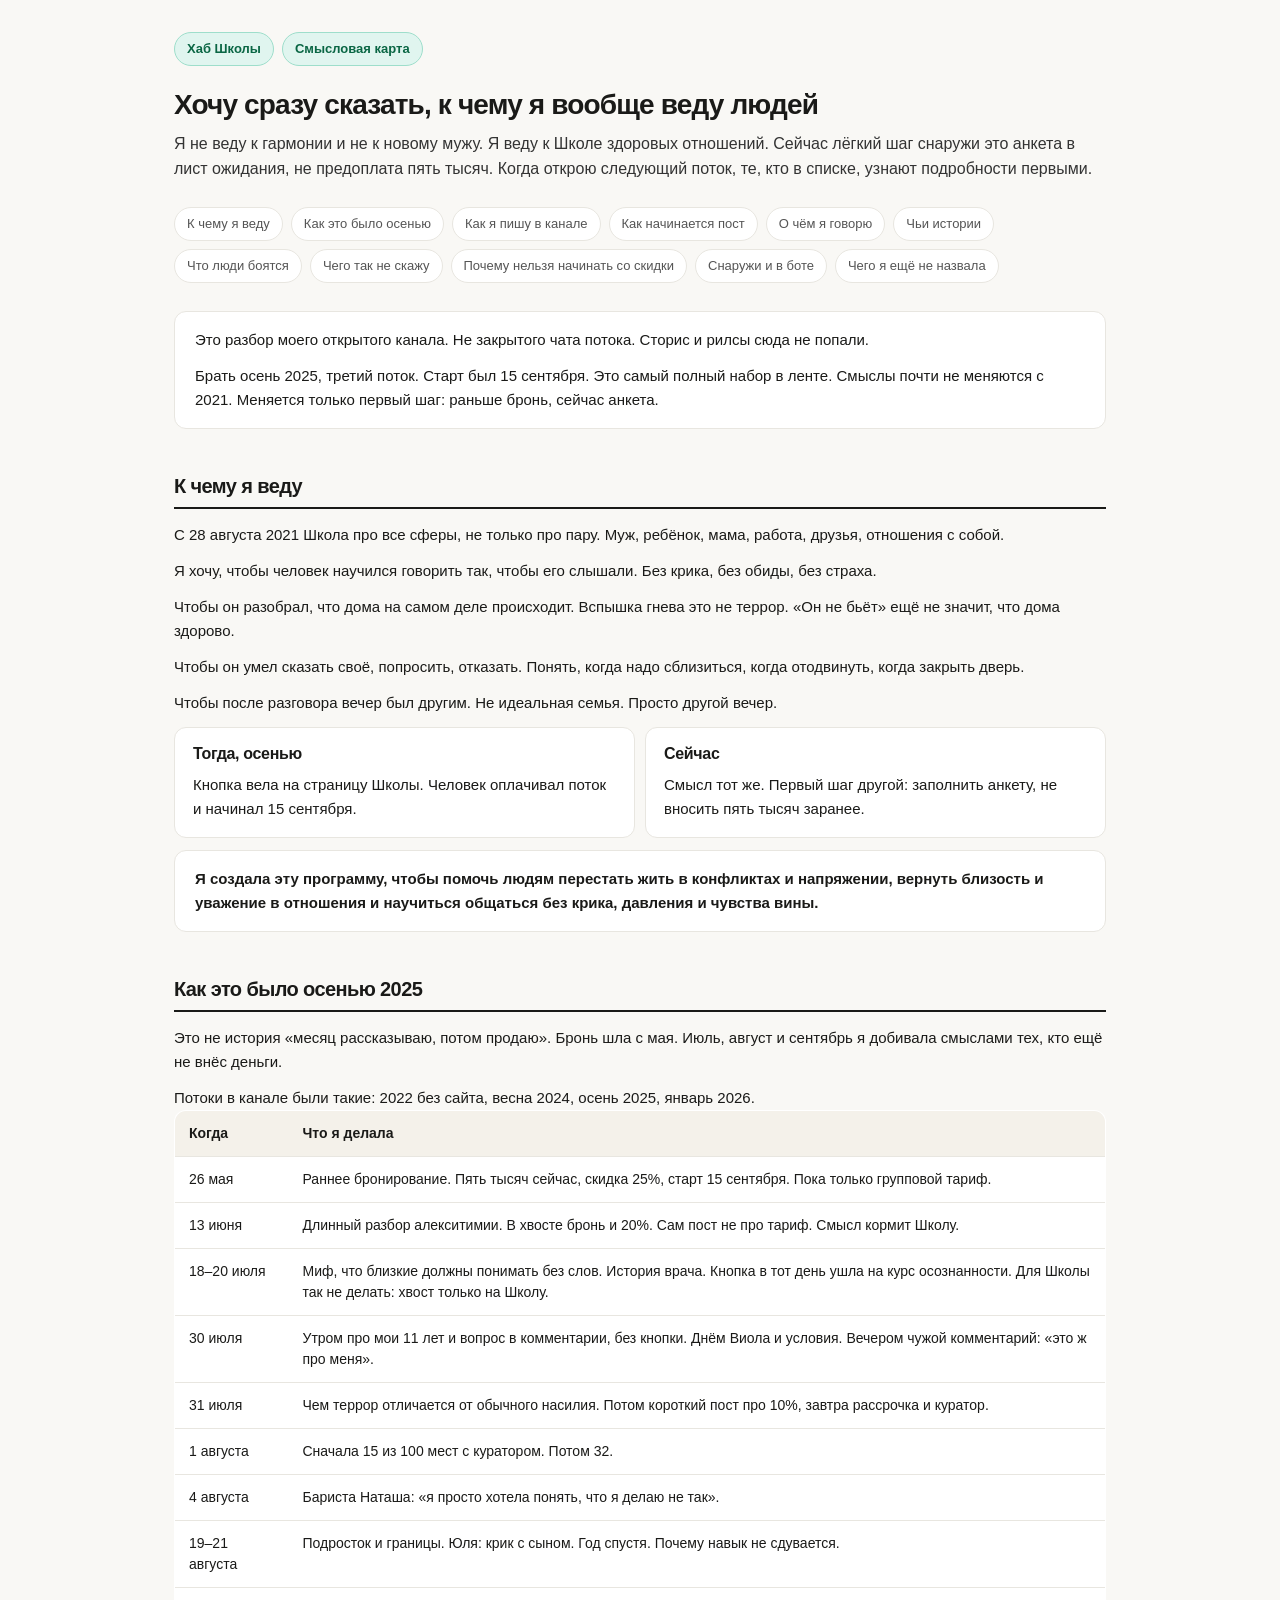
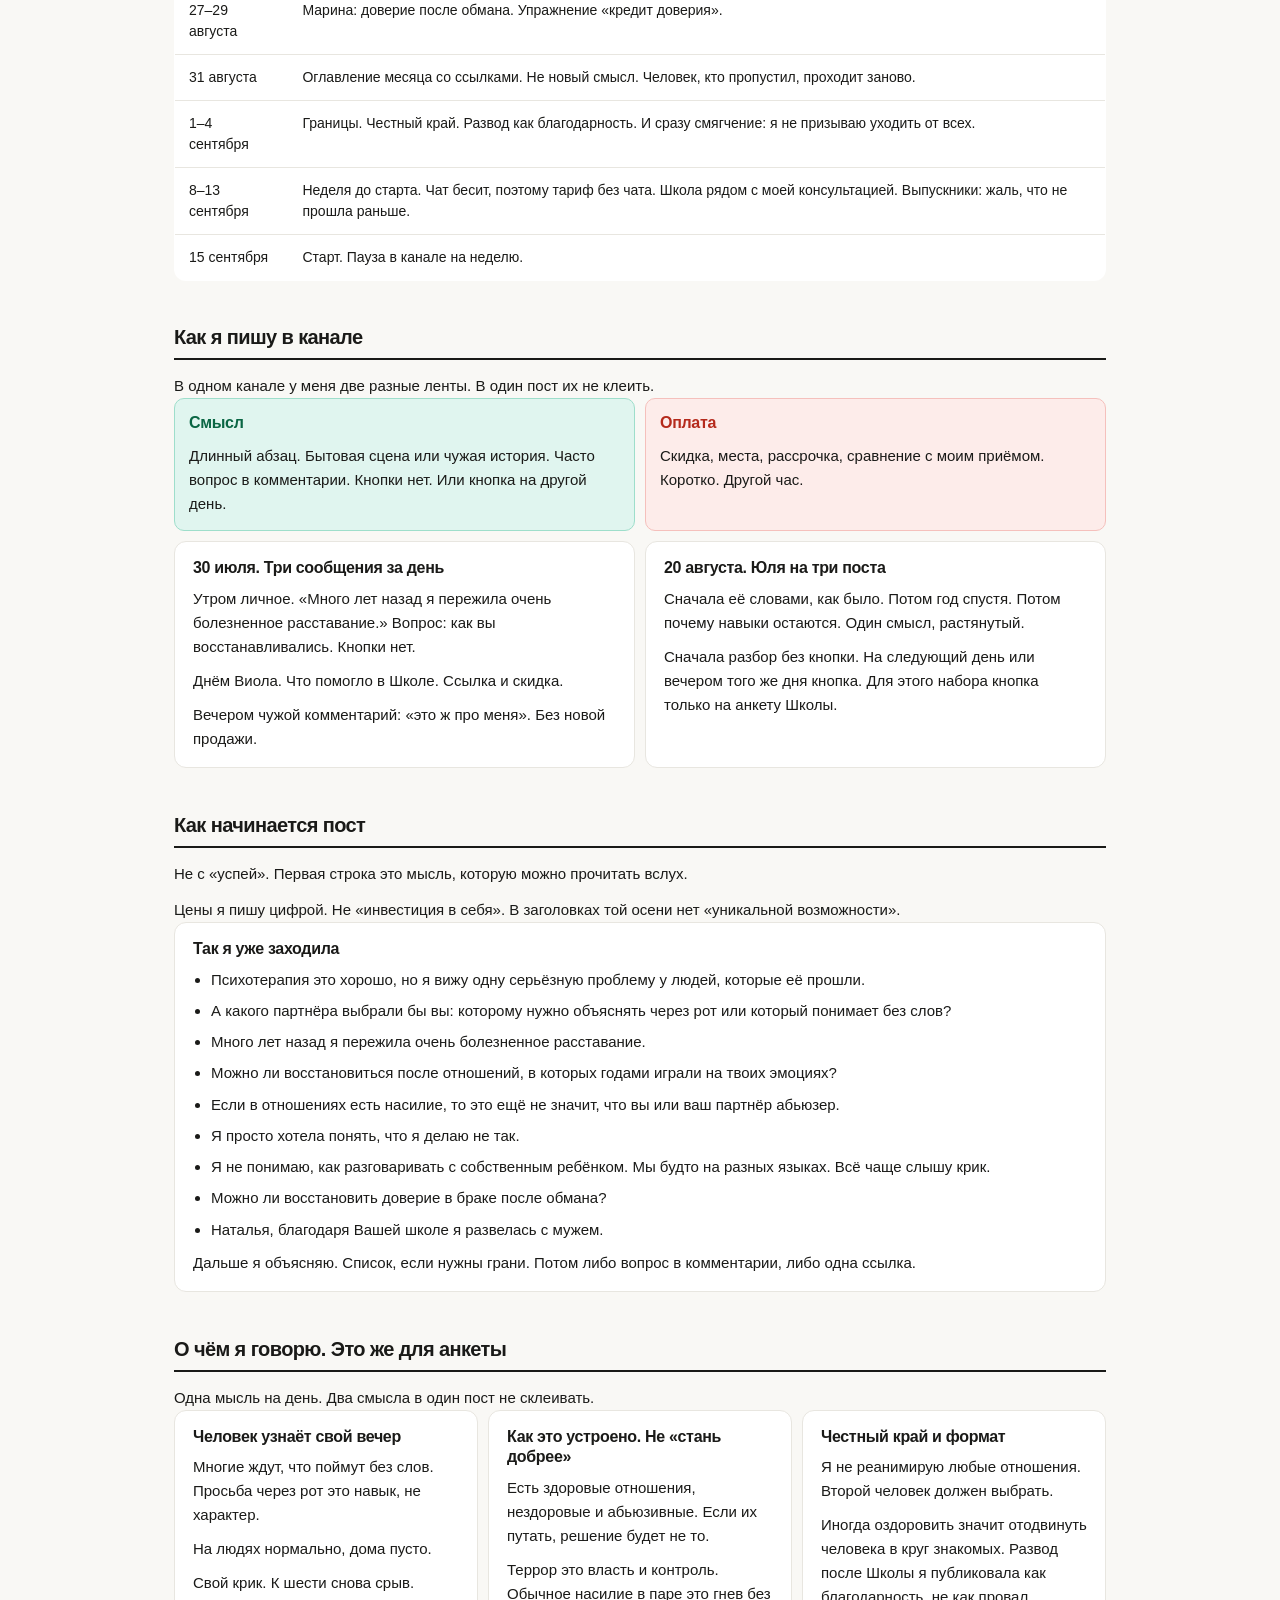
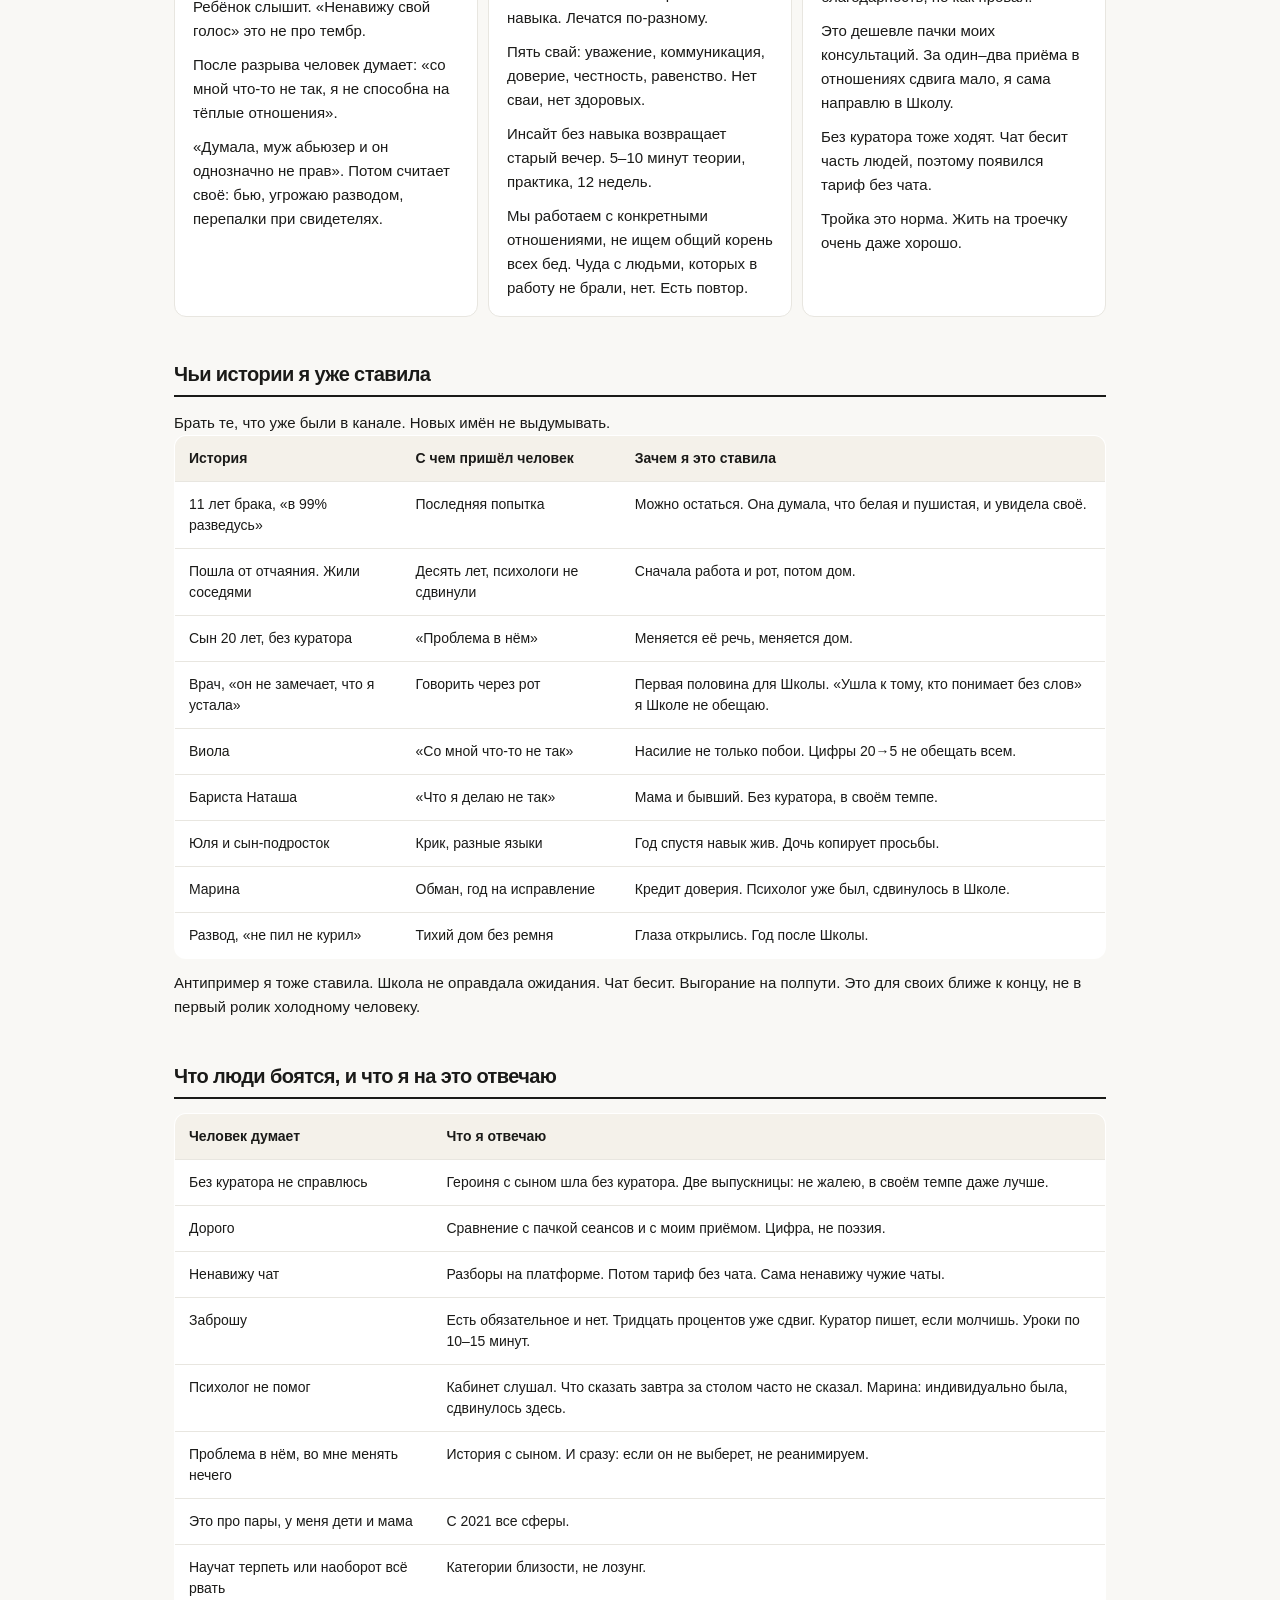
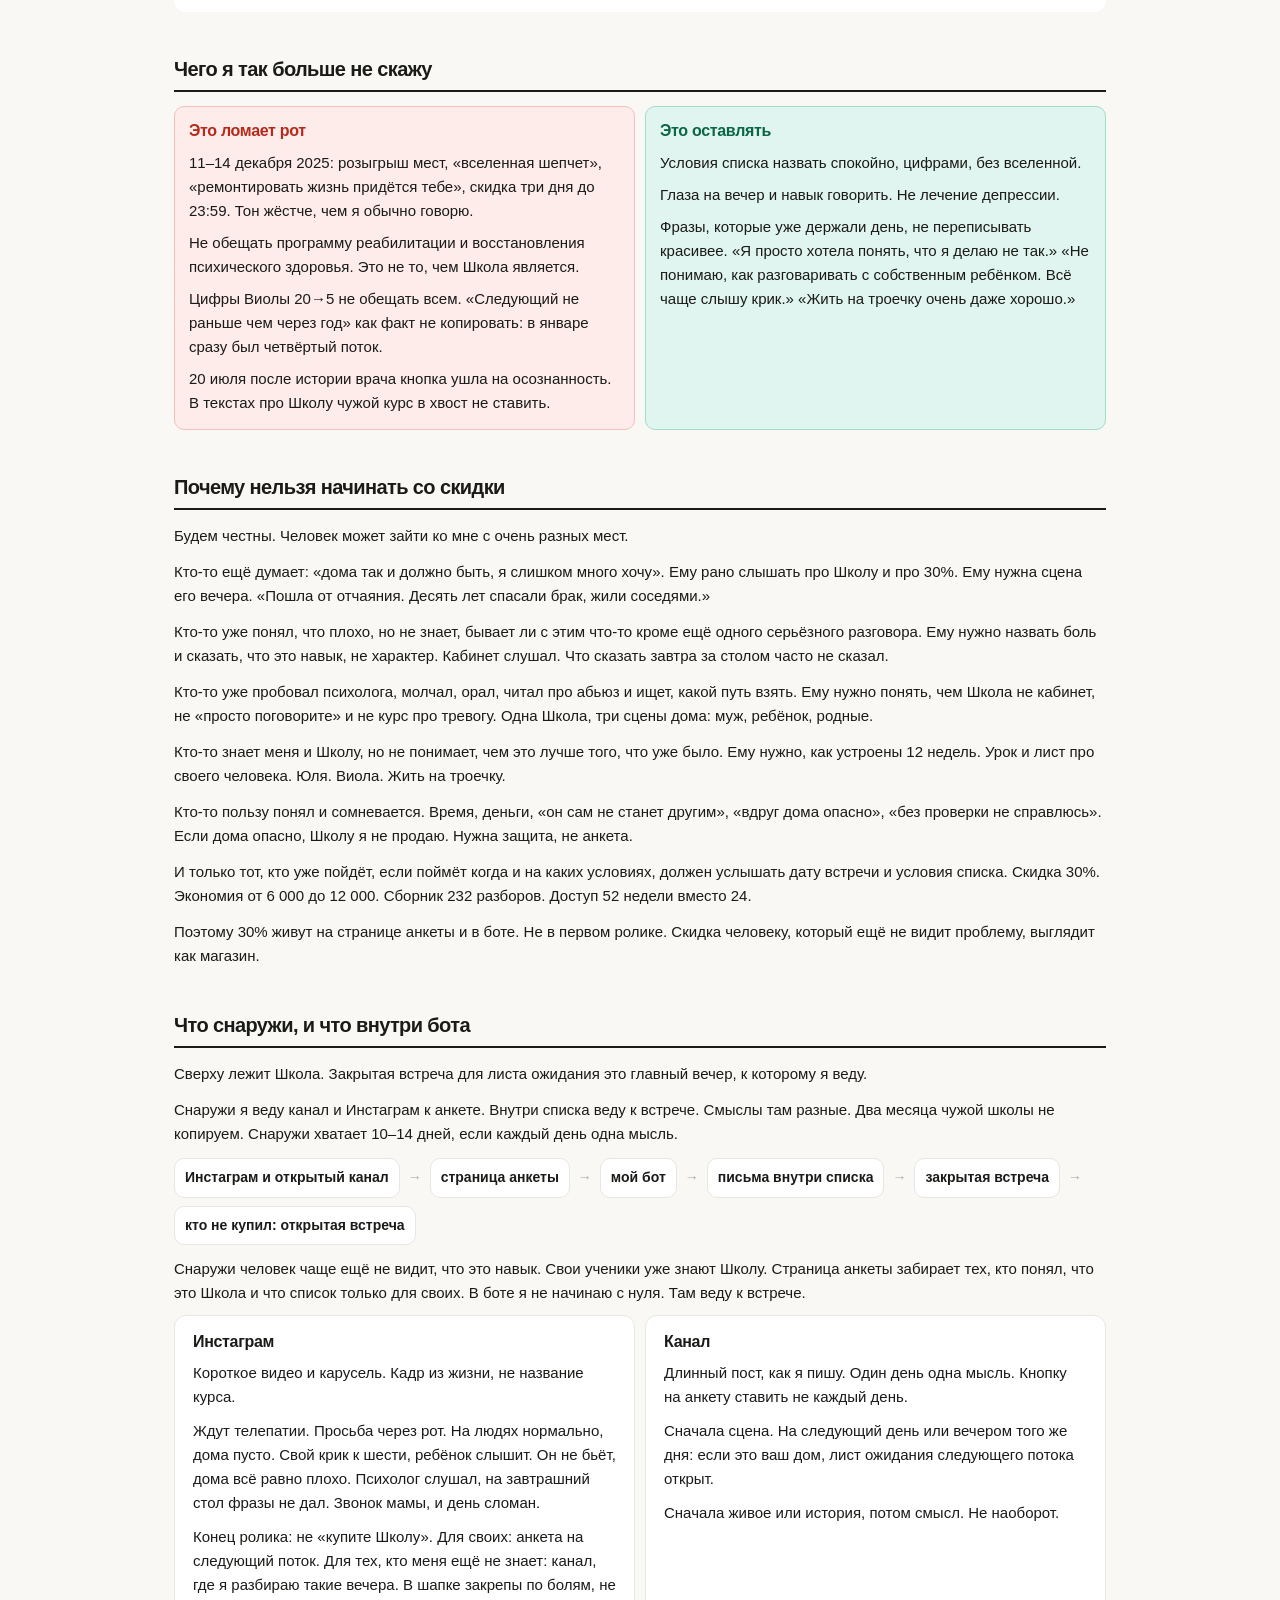
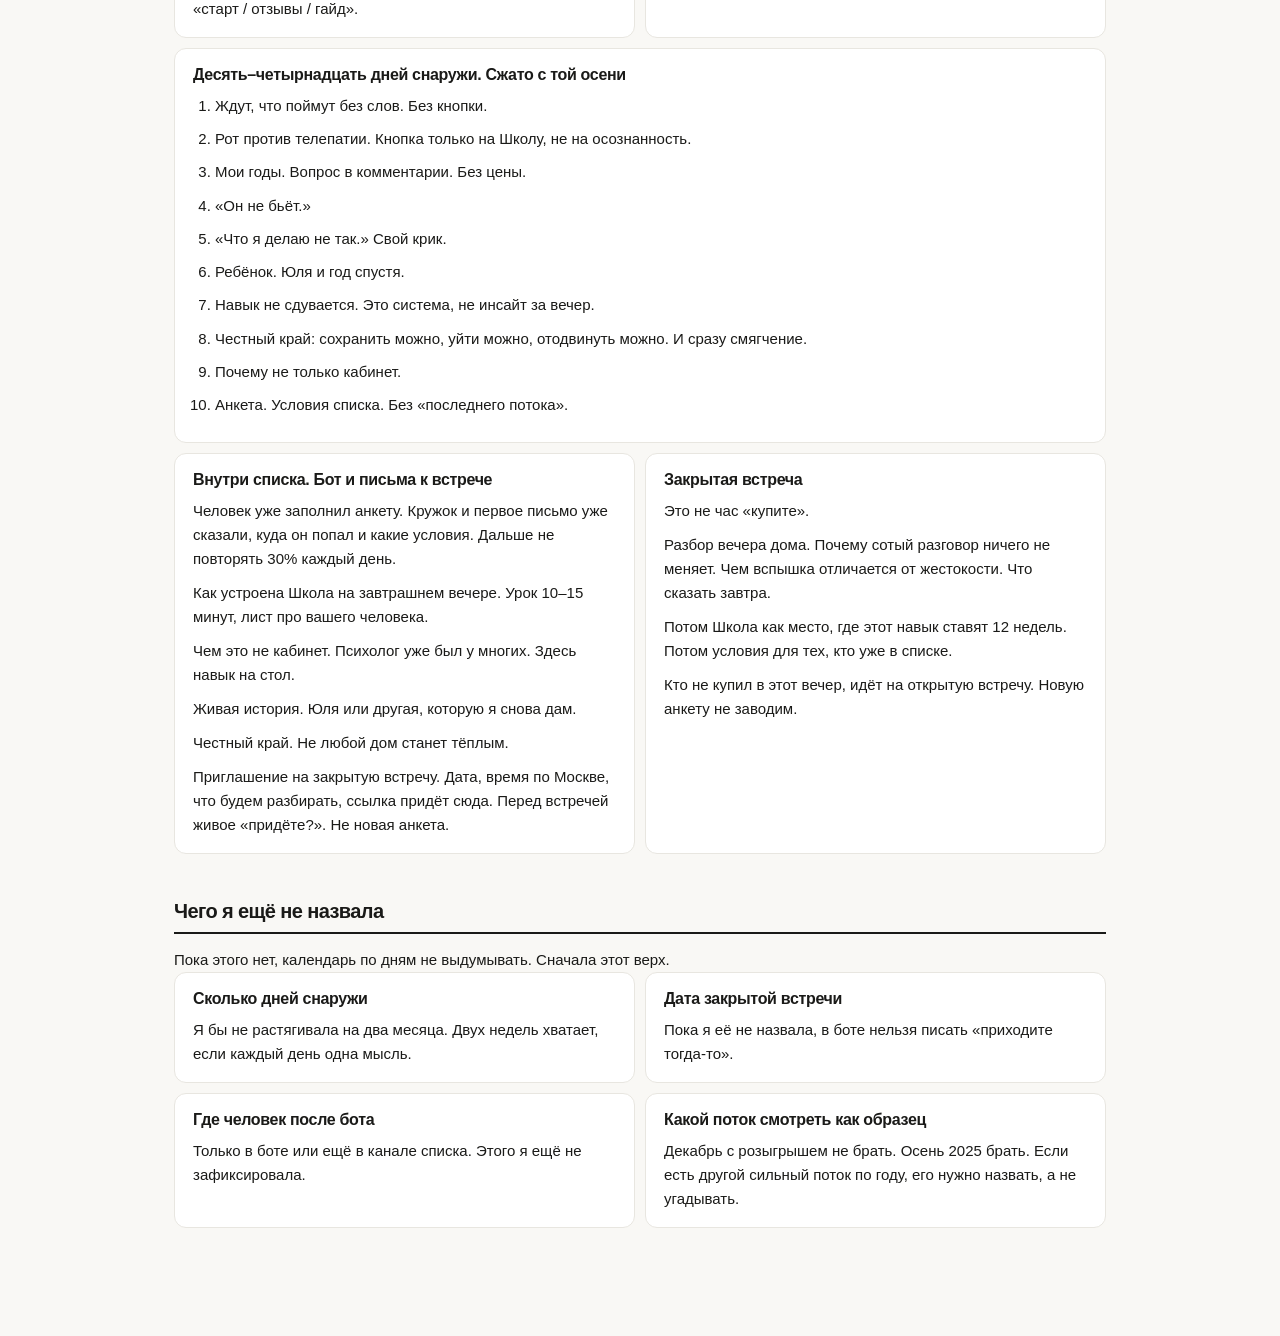
<file: shzo/progrev.html>
<!DOCTYPE html>
<html lang="ru">
<head>
<meta charset="UTF-8">
<meta name="viewport" content="width=device-width, initial-scale=1">
<meta name="robots" content="noindex,nofollow">
<title>Как я веду к Школе здоровых отношений</title>
<style>
  * { box-sizing: border-box; margin: 0; padding: 0; }
  body { font-family: -apple-system, BlinkMacSystemFont, 'Segoe UI', sans-serif; background: #f9f8f5; color: #1a1a18; line-height: 1.55; }
  .page { max-width: 980px; margin: 0 auto; padding: 2rem 1.5rem 4rem; }
  h1 { font-size: 28px; font-weight: 800; margin-bottom: 10px; letter-spacing: -0.03em; line-height: 1.2; color: #1a1a18; }
  .subtitle { font-size: 16px; color: #333; margin-bottom: 1.6rem; line-height: 1.55; }
  .section { margin-bottom: 2.8rem; }
  .section-label { font-size: 20px; font-weight: 800; letter-spacing: -0.03em; color: #1a1a18; margin: 0 0 14px; padding-bottom: 8px; border-bottom: 2px solid #1a1a18; line-height: 1.25; }
  .grid { display: grid; gap: 10px; }
  .g2 { grid-template-columns: 1fr 1fr; }
  .g3 { grid-template-columns: 1fr 1fr 1fr; }
  .card { background: #fff; border: 1px solid #e8e6e0; border-radius: 12px; padding: 16px 18px; }
  .card-label { font-size: 16px; font-weight: 800; color: #1a1a18; letter-spacing: -0.02em; margin-bottom: 8px; line-height: 1.3; }
  .card p { font-size: 15px; color: #1a1a18; line-height: 1.6; margin-bottom: 10px; }
  .card p:last-child { margin-bottom: 0; }
  .theses { margin-top: 8px; padding-left: 18px; }
  .theses li { font-size: 15px; color: #1a1a18; line-height: 1.55; margin-bottom: 8px; }
  .theses li:last-child { margin-bottom: 0; }
  .highlight { background: #fff; border: 1px solid #e8e6e0; border-radius: 12px; padding: 16px 20px; }
  .highlight p { font-size: 15px; line-height: 1.6; margin-bottom: 10px; }
  .highlight p:last-child { margin-bottom: 0; }
  .prose p { font-size: 15px; color: #1a1a18; line-height: 1.6; margin-bottom: 12px; }
  .prose p:last-child { margin-bottom: 0; }
  .vs { display: flex; gap: 10px; }
  .vs-col { flex: 1; border-radius: 10px; padding: 14px; }
  .vs-bad { background: #fdecea; border: 1px solid #f5c0bc; }
  .vs-good { background: #e0f5ef; border: 1px solid #9edecb; }
  .vs-col-label { font-size: 16px; font-weight: 800; letter-spacing: -0.02em; margin-bottom: 10px; line-height: 1.3; }
  .vs-bad .vs-col-label { color: #b52a1c; }
  .vs-good .vs-col-label { color: #0a6644; }
  .vs-item { font-size: 15px; line-height: 1.6; color: #1a1a18; margin-bottom: 8px; }
  .vs-item:last-child { margin-bottom: 0; }
  .topnav { display:flex; flex-wrap:wrap; gap:8px; margin-bottom:22px; }
  .topnav a { font-size:13px; font-weight:700; color:#0a6644; text-decoration:none; background:#e0f5ef; border:1px solid #9edecb; border-radius:999px; padding:6px 12px; }
  .toc { display:flex; flex-wrap:wrap; gap:8px; margin:0 0 28px; }
  .toc a { font-size:13px; color:#555; text-decoration:none; border:1px solid #e8e6e0; background:#fff; border-radius:999px; padding:6px 12px; }
  table { width:100%; border-collapse:collapse; background:#fff; border:1px solid #e8e6e0; border-radius:12px; overflow:hidden; font-size:14px; }
  th, td { text-align:left; vertical-align:top; padding:12px 14px; border-bottom:1px solid #e8e6e0; line-height: 1.5; }
  th { background:#f4f1ea; font-weight:800; }
  tr:last-child td { border-bottom:none; }
  .flow { display:flex; flex-wrap:wrap; align-items:center; gap:8px; margin: 12px 0; }
  .flow span { background:#fff; border:1px solid #e8e6e0; border-radius:10px; padding:8px 10px; font-size:14px; font-weight:700; }
  .flow .arr { border:0; background:none; color:#aaa; font-weight:400; padding:0; }
  .locked { font-size:16px; font-weight:600; line-height:1.55; }
  ol.days { padding-left: 22px; margin-top: 8px; }
  ol.days li { font-size: 15px; color: #1a1a18; margin-bottom: 10px; line-height: 1.55; }
  @media (max-width: 680px) {
    .g2, .g3 { grid-template-columns: 1fr; }
    .vs { flex-direction: column; }
  }
</style>
</head>
<body>
<div class="page">

  <nav class="topnav">
    <a href="./">Хаб Школы</a>
    <a href="karta.html">Смысловая карта</a>
  </nav>

  <h1>Хочу сразу сказать, к чему я вообще веду людей</h1>
  <p class="subtitle">Я не веду к гармонии и не к новому мужу. Я веду к Школе здоровых отношений. Сейчас лёгкий шаг снаружи это анкета в лист ожидания, не предоплата пять тысяч. Когда открою следующий поток, те, кто в списке, узнают подробности первыми.</p>

  <div class="toc">
    <a href="#k-chemu">К чему я веду</a>
    <a href="#kogda">Как это было осенью</a>
    <a href="#mashina">Как я пишу в канале</a>
    <a href="#starty">Как начинается пост</a>
    <a href="#smysly">О чём я говорю</a>
    <a href="#istorii">Чьи истории</a>
    <a href="#somneniya">Что люди боятся</a>
    <a href="#ne-brat">Чего так не скажу</a>
    <a href="#lestnica">Почему нельзя начинать со скидки</a>
    <a href="#snaruzhi">Снаружи и в боте</a>
    <a href="#voprosy">Чего я ещё не назвала</a>
  </div>

  <div class="section">
    <div class="highlight prose">
      <p>Это разбор моего открытого канала. Не закрытого чата потока. Сторис и рилсы сюда не попали.</p>
      <p>Брать осень 2025, третий поток. Старт был 15 сентября. Это самый полный набор в ленте. Смыслы почти не меняются с 2021. Меняется только первый шаг: раньше бронь, сейчас анкета.</p>
    </div>
  </div>

  <div class="section" id="k-chemu">
    <h2 class="section-label">К чему я веду</h2>
    <div class="prose">
      <p>С 28 августа 2021 Школа про все сферы, не только про пару. Муж, ребёнок, мама, работа, друзья, отношения с собой.</p>
      <p>Я хочу, чтобы человек научился говорить так, чтобы его слышали. Без крика, без обиды, без страха.</p>
      <p>Чтобы он разобрал, что дома на самом деле происходит. Вспышка гнева это не террор. «Он не бьёт» ещё не значит, что дома здорово.</p>
      <p>Чтобы он умел сказать своё, попросить, отказать. Понять, когда надо сблизиться, когда отодвинуть, когда закрыть дверь.</p>
      <p>Чтобы после разговора вечер был другим. Не идеальная семья. Просто другой вечер.</p>
    </div>
    <div class="grid g2" style="margin-top:12px">
      <div class="card">
        <div class="card-label">Тогда, осенью</div>
        <p>Кнопка вела на страницу Школы. Человек оплачивал поток и начинал 15 сентября.</p>
      </div>
      <div class="card">
        <div class="card-label">Сейчас</div>
        <p>Смысл тот же. Первый шаг другой: заполнить анкету, не вносить пять тысяч заранее.</p>
      </div>
    </div>
    <div class="highlight" style="margin-top:12px">
      <p class="locked">Я создала эту программу, чтобы помочь людям перестать жить в конфликтах и напряжении, вернуть близость и уважение в отношения и научиться общаться без крика, давления и чувства вины.</p>
    </div>
  </div>

  <div class="section" id="kogda">
    <h2 class="section-label">Как это было осенью 2025</h2>
    <div class="prose">
      <p>Это не история «месяц рассказываю, потом продаю». Бронь шла с мая. Июль, август и сентябрь я добивала смыслами тех, кто ещё не внёс деньги.</p>
      <p>Потоки в канале были такие: 2022 без сайта, весна 2024, осень 2025, январь 2026.</p>
    </div>
    <table>
      <thead>
        <tr><th>Когда</th><th>Что я делала</th></tr>
      </thead>
      <tbody>
        <tr><td>26 мая</td><td>Раннее бронирование. Пять тысяч сейчас, скидка 25%, старт 15 сентября. Пока только групповой тариф.</td></tr>
        <tr><td>13 июня</td><td>Длинный разбор алекситимии. В хвосте бронь и 20%. Сам пост не про тариф. Смысл кормит Школу.</td></tr>
        <tr><td>18–20 июля</td><td>Миф, что близкие должны понимать без слов. История врача. Кнопка в тот день ушла на курс осознанности. Для Школы так не делать: хвост только на Школу.</td></tr>
        <tr><td>30 июля</td><td>Утром про мои 11 лет и вопрос в комментарии, без кнопки. Днём Виола и условия. Вечером чужой комментарий: «это ж про меня».</td></tr>
        <tr><td>31 июля</td><td>Чем террор отличается от обычного насилия. Потом короткий пост про 10%, завтра рассрочка и куратор.</td></tr>
        <tr><td>1 августа</td><td>Сначала 15 из 100 мест с куратором. Потом 32.</td></tr>
        <tr><td>4 августа</td><td>Бариста Наташа: «я просто хотела понять, что я делаю не так».</td></tr>
        <tr><td>19–21 августа</td><td>Подросток и границы. Юля: крик с сыном. Год спустя. Почему навык не сдувается.</td></tr>
        <tr><td>27–29 августа</td><td>Марина: доверие после обмана. Упражнение «кредит доверия».</td></tr>
        <tr><td>31 августа</td><td>Оглавление месяца со ссылками. Не новый смысл. Человек, кто пропустил, проходит заново.</td></tr>
        <tr><td>1–4 сентября</td><td>Границы. Честный край. Развод как благодарность. И сразу смягчение: я не призываю уходить от всех.</td></tr>
        <tr><td>8–13 сентября</td><td>Неделя до старта. Чат бесит, поэтому тариф без чата. Школа рядом с моей консультацией. Выпускники: жаль, что не прошла раньше.</td></tr>
        <tr><td>15 сентября</td><td>Старт. Пауза в канале на неделю.</td></tr>
      </tbody>
    </table>
  </div>

  <div class="section" id="mashina">
    <h2 class="section-label">Как я пишу в канале</h2>
    <div class="prose">
      <p>В одном канале у меня две разные ленты. В один пост их не клеить.</p>
    </div>
    <div class="vs">
      <div class="vs-col vs-good">
        <div class="vs-col-label">Смысл</div>
        <div class="vs-item">Длинный абзац. Бытовая сцена или чужая история. Часто вопрос в комментарии. Кнопки нет. Или кнопка на другой день.</div>
      </div>
      <div class="vs-col vs-bad">
        <div class="vs-col-label">Оплата</div>
        <div class="vs-item">Скидка, места, рассрочка, сравнение с моим приёмом. Коротко. Другой час.</div>
      </div>
    </div>
    <div class="grid g2" style="margin-top:10px">
      <div class="card">
        <div class="card-label">30 июля. Три сообщения за день</div>
        <p>Утром личное. «Много лет назад я пережила очень болезненное расставание.» Вопрос: как вы восстанавливались. Кнопки нет.</p>
        <p>Днём Виола. Что помогло в Школе. Ссылка и скидка.</p>
        <p>Вечером чужой комментарий: «это ж про меня». Без новой продажи.</p>
      </div>
      <div class="card">
        <div class="card-label">20 августа. Юля на три поста</div>
        <p>Сначала её словами, как было. Потом год спустя. Потом почему навыки остаются. Один смысл, растянутый.</p>
        <p>Сначала разбор без кнопки. На следующий день или вечером того же дня кнопка. Для этого набора кнопка только на анкету Школы.</p>
      </div>
    </div>
  </div>

  <div class="section" id="starty">
    <h2 class="section-label">Как начинается пост</h2>
    <div class="prose">
      <p>Не с «успей». Первая строка это мысль, которую можно прочитать вслух.</p>
      <p>Цены я пишу цифрой. Не «инвестиция в себя». В заголовках той осени нет «уникальной возможности».</p>
    </div>
    <div class="card">
      <div class="card-label">Так я уже заходила</div>
      <ul class="theses">
        <li>Психотерапия это хорошо, но я вижу одну серьёзную проблему у людей, которые её прошли.</li>
        <li>А какого партнёра выбрали бы вы: которому нужно объяснять через рот или который понимает без слов?</li>
        <li>Много лет назад я пережила очень болезненное расставание.</li>
        <li>Можно ли восстановиться после отношений, в которых годами играли на твоих эмоциях?</li>
        <li>Если в отношениях есть насилие, то это ещё не значит, что вы или ваш партнёр абьюзер.</li>
        <li>Я просто хотела понять, что я делаю не так.</li>
        <li>Я не понимаю, как разговаривать с собственным ребёнком. Мы будто на разных языках. Всё чаще слышу крик.</li>
        <li>Можно ли восстановить доверие в браке после обмана?</li>
        <li>Наталья, благодаря Вашей школе я развелась с мужем.</li>
      </ul>
      <p style="margin-top:10px">Дальше я объясняю. Список, если нужны грани. Потом либо вопрос в комментарии, либо одна ссылка.</p>
    </div>
  </div>

  <div class="section" id="smysly">
    <h2 class="section-label">О чём я говорю. Это же для анкеты</h2>
    <div class="prose">
      <p>Одна мысль на день. Два смысла в один пост не склеивать.</p>
    </div>
    <div class="grid g3">
      <div class="card">
        <div class="card-label">Человек узнаёт свой вечер</div>
        <p>Многие ждут, что поймут без слов. Просьба через рот это навык, не характер.</p>
        <p>На людях нормально, дома пусто.</p>
        <p>Свой крик. К шести снова срыв. Ребёнок слышит. «Ненавижу свой голос» это не про тембр.</p>
        <p>После разрыва человек думает: «со мной что-то не так, я не способна на тёплые отношения».</p>
        <p>«Думала, муж абьюзер и он однозначно не прав». Потом считает своё: бью, угрожаю разводом, перепалки при свидетелях.</p>
      </div>
      <div class="card">
        <div class="card-label">Как это устроено. Не «стань добрее»</div>
        <p>Есть здоровые отношения, нездоровые и абьюзивные. Если их путать, решение будет не то.</p>
        <p>Террор это власть и контроль. Обычное насилие в паре это гнев без навыка. Лечатся по-разному.</p>
        <p>Пять свай: уважение, коммуникация, доверие, честность, равенство. Нет сваи, нет здоровых.</p>
        <p>Инсайт без навыка возвращает старый вечер. 5–10 минут теории, практика, 12 недель.</p>
        <p>Мы работаем с конкретными отношениями, не ищем общий корень всех бед. Чуда с людьми, которых в работу не брали, нет. Есть повтор.</p>
      </div>
      <div class="card">
        <div class="card-label">Честный край и формат</div>
        <p>Я не реанимирую любые отношения. Второй человек должен выбрать.</p>
        <p>Иногда оздоровить значит отодвинуть человека в круг знакомых. Развод после Школы я публиковала как благодарность, не как провал.</p>
        <p>Это дешевле пачки моих консультаций. За один–два приёма в отношениях сдвига мало, я сама направлю в Школу.</p>
        <p>Без куратора тоже ходят. Чат бесит часть людей, поэтому появился тариф без чата.</p>
        <p>Тройка это норма. Жить на троечку очень даже хорошо.</p>
      </div>
    </div>
  </div>

  <div class="section" id="istorii">
    <h2 class="section-label">Чьи истории я уже ставила</h2>
    <div class="prose">
      <p>Брать те, что уже были в канале. Новых имён не выдумывать.</p>
    </div>
    <table>
      <thead>
        <tr><th>История</th><th>С чем пришёл человек</th><th>Зачем я это ставила</th></tr>
      </thead>
      <tbody>
        <tr><td>11 лет брака, «в 99% разведусь»</td><td>Последняя попытка</td><td>Можно остаться. Она думала, что белая и пушистая, и увидела своё.</td></tr>
        <tr><td>Пошла от отчаяния. Жили соседями</td><td>Десять лет, психологи не сдвинули</td><td>Сначала работа и рот, потом дом.</td></tr>
        <tr><td>Сын 20 лет, без куратора</td><td>«Проблема в нём»</td><td>Меняется её речь, меняется дом.</td></tr>
        <tr><td>Врач, «он не замечает, что я устала»</td><td>Говорить через рот</td><td>Первая половина для Школы. «Ушла к тому, кто понимает без слов» я Школе не обещаю.</td></tr>
        <tr><td>Виола</td><td>«Со мной что-то не так»</td><td>Насилие не только побои. Цифры 20→5 не обещать всем.</td></tr>
        <tr><td>Бариста Наташа</td><td>«Что я делаю не так»</td><td>Мама и бывший. Без куратора, в своём темпе.</td></tr>
        <tr><td>Юля и сын-подросток</td><td>Крик, разные языки</td><td>Год спустя навык жив. Дочь копирует просьбы.</td></tr>
        <tr><td>Марина</td><td>Обман, год на исправление</td><td>Кредит доверия. Психолог уже был, сдвинулось в Школе.</td></tr>
        <tr><td>Развод, «не пил не курил»</td><td>Тихий дом без ремня</td><td>Глаза открылись. Год после Школы.</td></tr>
      </tbody>
    </table>
    <div class="prose" style="margin-top:12px">
      <p>Антипример я тоже ставила. Школа не оправдала ожидания. Чат бесит. Выгорание на полпути. Это для своих ближе к концу, не в первый ролик холодному человеку.</p>
    </div>
  </div>

  <div class="section" id="somneniya">
    <h2 class="section-label">Что люди боятся, и что я на это отвечаю</h2>
    <table>
      <thead>
        <tr><th>Человек думает</th><th>Что я отвечаю</th></tr>
      </thead>
      <tbody>
        <tr><td>Без куратора не справлюсь</td><td>Героиня с сыном шла без куратора. Две выпускницы: не жалею, в своём темпе даже лучше.</td></tr>
        <tr><td>Дорого</td><td>Сравнение с пачкой сеансов и с моим приёмом. Цифра, не поэзия.</td></tr>
        <tr><td>Ненавижу чат</td><td>Разборы на платформе. Потом тариф без чата. Сама ненавижу чужие чаты.</td></tr>
        <tr><td>Заброшу</td><td>Есть обязательное и нет. Тридцать процентов уже сдвиг. Куратор пишет, если молчишь. Уроки по 10–15 минут.</td></tr>
        <tr><td>Психолог не помог</td><td>Кабинет слушал. Что сказать завтра за столом часто не сказал. Марина: индивидуально была, сдвинулось здесь.</td></tr>
        <tr><td>Проблема в нём, во мне менять нечего</td><td>История с сыном. И сразу: если он не выберет, не реанимируем.</td></tr>
        <tr><td>Это про пары, у меня дети и мама</td><td>С 2021 все сферы.</td></tr>
        <tr><td>Научат терпеть или наоборот всё рвать</td><td>Категории близости, не лозунг.</td></tr>
      </tbody>
    </table>
  </div>

  <div class="section" id="ne-brat">
    <h2 class="section-label">Чего я так больше не скажу</h2>
    <div class="vs">
      <div class="vs-col vs-bad">
        <div class="vs-col-label">Это ломает рот</div>
        <div class="vs-item">11–14 декабря 2025: розыгрыш мест, «вселенная шепчет», «ремонтировать жизнь придётся тебе», скидка три дня до 23:59. Тон жёстче, чем я обычно говорю.</div>
        <div class="vs-item">Не обещать программу реабилитации и восстановления психического здоровья. Это не то, чем Школа является.</div>
        <div class="vs-item">Цифры Виолы 20→5 не обещать всем. «Следующий не раньше чем через год» как факт не копировать: в январе сразу был четвёртый поток.</div>
        <div class="vs-item">20 июля после истории врача кнопка ушла на осознанность. В текстах про Школу чужой курс в хвост не ставить.</div>
      </div>
      <div class="vs-col vs-good">
        <div class="vs-col-label">Это оставлять</div>
        <div class="vs-item">Условия списка назвать спокойно, цифрами, без вселенной.</div>
        <div class="vs-item">Глаза на вечер и навык говорить. Не лечение депрессии.</div>
        <div class="vs-item">Фразы, которые уже держали день, не переписывать красивее. «Я просто хотела понять, что я делаю не так.» «Не понимаю, как разговаривать с собственным ребёнком. Всё чаще слышу крик.» «Жить на троечку очень даже хорошо.»</div>
      </div>
    </div>
  </div>

  <div class="section" id="lestnica">
    <h2 class="section-label">Почему нельзя начинать со скидки</h2>
    <div class="prose">
      <p>Будем честны. Человек может зайти ко мне с очень разных мест.</p>
      <p>Кто-то ещё думает: «дома так и должно быть, я слишком много хочу». Ему рано слышать про Школу и про 30%. Ему нужна сцена его вечера. «Пошла от отчаяния. Десять лет спасали брак, жили соседями.»</p>
      <p>Кто-то уже понял, что плохо, но не знает, бывает ли с этим что-то кроме ещё одного серьёзного разговора. Ему нужно назвать боль и сказать, что это навык, не характер. Кабинет слушал. Что сказать завтра за столом часто не сказал.</p>
      <p>Кто-то уже пробовал психолога, молчал, орал, читал про абьюз и ищет, какой путь взять. Ему нужно понять, чем Школа не кабинет, не «просто поговорите» и не курс про тревогу. Одна Школа, три сцены дома: муж, ребёнок, родные.</p>
      <p>Кто-то знает меня и Школу, но не понимает, чем это лучше того, что уже было. Ему нужно, как устроены 12 недель. Урок и лист про своего человека. Юля. Виола. Жить на троечку.</p>
      <p>Кто-то пользу понял и сомневается. Время, деньги, «он сам не станет другим», «вдруг дома опасно», «без проверки не справлюсь». Если дома опасно, Школу я не продаю. Нужна защита, не анкета.</p>
      <p>И только тот, кто уже пойдёт, если поймёт когда и на каких условиях, должен услышать дату встречи и условия списка. Скидка 30%. Экономия от 6 000 до 12 000. Сборник 232 разборов. Доступ 52 недели вместо 24.</p>
      <p>Поэтому 30% живут на странице анкеты и в боте. Не в первом ролике. Скидка человеку, который ещё не видит проблему, выглядит как магазин.</p>
    </div>
  </div>

  <div class="section" id="snaruzhi">
    <h2 class="section-label">Что снаружи, и что внутри бота</h2>
    <div class="prose">
      <p>Сверху лежит Школа. Закрытая встреча для листа ожидания это главный вечер, к которому я веду.</p>
      <p>Снаружи я веду канал и Инстаграм к анкете. Внутри списка веду к встрече. Смыслы там разные. Два месяца чужой школы не копируем. Снаружи хватает 10–14 дней, если каждый день одна мысль.</p>
    </div>
    <div class="flow">
      <span>Инстаграм и открытый канал</span>
      <span class="arr">→</span>
      <span>страница анкеты</span>
      <span class="arr">→</span>
      <span>мой бот</span>
      <span class="arr">→</span>
      <span>письма внутри списка</span>
      <span class="arr">→</span>
      <span>закрытая встреча</span>
      <span class="arr">→</span>
      <span>кто не купил: открытая встреча</span>
    </div>
    <div class="prose">
      <p>Снаружи человек чаще ещё не видит, что это навык. Свои ученики уже знают Школу. Страница анкеты забирает тех, кто понял, что это Школа и что список только для своих. В боте я не начинаю с нуля. Там веду к встрече.</p>
    </div>

    <div class="grid g2" style="margin-top:10px">
      <div class="card">
        <div class="card-label">Инстаграм</div>
        <p>Короткое видео и карусель. Кадр из жизни, не название курса.</p>
        <p>Ждут телепатии. Просьба через рот. На людях нормально, дома пусто. Свой крик к шести, ребёнок слышит. Он не бьёт, дома всё равно плохо. Психолог слушал, на завтрашний стол фразы не дал. Звонок мамы, и день сломан.</p>
        <p>Конец ролика: не «купите Школу». Для своих: анкета на следующий поток. Для тех, кто меня ещё не знает: канал, где я разбираю такие вечера. В шапке закрепы по болям, не «старт / отзывы / гайд».</p>
      </div>
      <div class="card">
        <div class="card-label">Канал</div>
        <p>Длинный пост, как я пишу. Один день одна мысль. Кнопку на анкету ставить не каждый день.</p>
        <p>Сначала сцена. На следующий день или вечером того же дня: если это ваш дом, лист ожидания следующего потока открыт.</p>
        <p>Сначала живое или история, потом смысл. Не наоборот.</p>
      </div>
    </div>

    <div class="card" style="margin-top:10px">
      <div class="card-label">Десять–четырнадцать дней снаружи. Сжато с той осени</div>
      <ol class="days">
        <li>Ждут, что поймут без слов. Без кнопки.</li>
        <li>Рот против телепатии. Кнопка только на Школу, не на осознанность.</li>
        <li>Мои годы. Вопрос в комментарии. Без цены.</li>
        <li>«Он не бьёт.»</li>
        <li>«Что я делаю не так.» Свой крик.</li>
        <li>Ребёнок. Юля и год спустя.</li>
        <li>Навык не сдувается. Это система, не инсайт за вечер.</li>
        <li>Честный край: сохранить можно, уйти можно, отодвинуть можно. И сразу смягчение.</li>
        <li>Почему не только кабинет.</li>
        <li>Анкета. Условия списка. Без «последнего потока».</li>
      </ol>
    </div>

    <div class="grid g2" style="margin-top:10px">
      <div class="card">
        <div class="card-label">Внутри списка. Бот и письма к встрече</div>
        <p>Человек уже заполнил анкету. Кружок и первое письмо уже сказали, куда он попал и какие условия. Дальше не повторять 30% каждый день.</p>
        <p>Как устроена Школа на завтрашнем вечере. Урок 10–15 минут, лист про вашего человека.</p>
        <p>Чем это не кабинет. Психолог уже был у многих. Здесь навык на стол.</p>
        <p>Живая история. Юля или другая, которую я снова дам.</p>
        <p>Честный край. Не любой дом станет тёплым.</p>
        <p>Приглашение на закрытую встречу. Дата, время по Москве, что будем разбирать, ссылка придёт сюда. Перед встречей живое «придёте?». Не новая анкета.</p>
      </div>
      <div class="card">
        <div class="card-label">Закрытая встреча</div>
        <p>Это не час «купите».</p>
        <p>Разбор вечера дома. Почему сотый разговор ничего не меняет. Чем вспышка отличается от жестокости. Что сказать завтра.</p>
        <p>Потом Школа как место, где этот навык ставят 12 недель. Потом условия для тех, кто уже в списке.</p>
        <p>Кто не купил в этот вечер, идёт на открытую встречу. Новую анкету не заводим.</p>
      </div>
    </div>
  </div>

  <div class="section" id="voprosy">
    <h2 class="section-label">Чего я ещё не назвала</h2>
    <div class="prose">
      <p>Пока этого нет, календарь по дням не выдумывать. Сначала этот верх.</p>
    </div>
    <div class="grid g2">
      <div class="card">
        <div class="card-label">Сколько дней снаружи</div>
        <p>Я бы не растягивала на два месяца. Двух недель хватает, если каждый день одна мысль.</p>
      </div>
      <div class="card">
        <div class="card-label">Дата закрытой встречи</div>
        <p>Пока я её не назвала, в боте нельзя писать «приходите тогда-то».</p>
      </div>
      <div class="card">
        <div class="card-label">Где человек после бота</div>
        <p>Только в боте или ещё в канале списка. Этого я ещё не зафиксировала.</p>
      </div>
      <div class="card">
        <div class="card-label">Какой поток смотреть как образец</div>
        <p>Декабрь с розыгрышем не брать. Осень 2025 брать. Если есть другой сильный поток по году, его нужно назвать, а не угадывать.</p>
      </div>
    </div>
  </div>

</div>
</body>
</html>
</file>
<file: webinar-editorial/styles.css>
:root{
 --paper:#f8f7f1;--cream:#fffdf8;--cream-2:#f1f0e9;--ink:#182b23;--muted:#5b6b60;
 --forest:#193d2d;--deep:#10291e;--pine:#2b5540;--sage:#b6c9aa;--sage-soft:#e0e9d7;
 --lime:#d4ec99;--line:#d5ded1;--white:#fff;
 --display:'Manrope','Arial',sans-serif;--serif:'Cormorant Garamond','Georgia',serif;
 --max:1320px;--ease:cubic-bezier(.2,.8,.2,1)
}
*,*::before,*::after{box-sizing:border-box}
html{scroll-behavior:smooth;scroll-padding-top:30px}
body{margin:0;background:var(--paper);color:var(--ink);font-family:var(--display);font-size:16px;line-height:1.55;-webkit-font-smoothing:antialiased;overflow-x:clip}
h1,h2,h3,p,figure,ol,ul{margin:0}ol,ul{padding:0;list-style:none}
img,svg{display:block;max-width:100%}
a{color:inherit;text-decoration:none}
button{font:inherit}
a:focus-visible,button:focus-visible{outline:3px solid #a9c76f;outline-offset:4px}
::selection{background:var(--lime);color:var(--deep)}
.container{width:min(var(--max),calc(100% - 104px));margin-inline:auto}
.skip-link{position:absolute;top:-100px;left:20px;padding:12px 18px;background:#fff;color:#152b1e;z-index:99}
.skip-link:focus{top:12px}
.section-space{padding:125px 0}
.section-label{display:inline-flex;gap:13px;align-items:center;color:#5d7864;font:700 11px/1.3 var(--display);letter-spacing:.16em;text-transform:uppercase}
.thin-rule{display:inline-block;width:38px;height:1px;background:#819d83}
.section-label-light{color:#bad8c2}.section-label-light .thin-rule{background:#9cbea4}
.button{display:inline-flex;align-items:center;justify-content:space-between;gap:28px;font:700 15px/1.25 var(--display);border:1px solid transparent;border-radius:7px;padding:20px 24px;min-height:64px;transition:transform .24s var(--ease),background .24s var(--ease),box-shadow .24s var(--ease)}
.button svg,.header-action svg,.text-link svg,.mobile-fixed-cta svg{width:20px;height:20px;flex:0 0 20px}
.button:hover{transform:translateY(-3px)}
.button-primary{background:var(--forest);color:#fff;min-width:340px;box-shadow:0 12px 24px rgba(25,61,45,.14)}
.button-primary:hover{background:#2a5a40;box-shadow:0 17px 28px rgba(25,61,45,.2)}
/* top navigation */
.site-header{position:relative;z-index:5;background:var(--paper);border-bottom:1px solid rgba(120,148,125,.23)}
.header-inner{min-height:89px;display:grid;grid-template-columns:1fr 1fr 1fr;align-items:center;gap:25px}
.brand{display:inline-flex;align-items:center;gap:13px;justify-self:start}
.brand-mark{font:700 33px/1 var(--display);letter-spacing:-.13em;color:var(--deep)}
.brand-tiny{color:#91ae75}
.brand-name{display:flex;flex-direction:column;font:800 13px/1.25 var(--display);letter-spacing:-.02em}
.brand-name span{font-weight:500;font-size:10px;line-height:1.4;margin-top:4px;color:#839184}
.header-event{display:flex;align-items:center;justify-content:center;gap:11px;color:#415a4b;white-space:nowrap;font:500 11px/1.4 var(--display)}
.header-event b{font-weight:800;color:#1f4f37}
.header-spark{width:7px;height:7px;background:#759866;transform:rotate(45deg);flex:0 0 7px}
.header-action{justify-self:end;display:inline-flex;align-items:center;gap:15px;border-bottom:1px solid #2d6240;padding:7px 0;font:700 12px/1.4 var(--display);color:#1e4b33}
.header-action svg{width:16px;height:16px;flex:0 0 16px}
/* Hero */
.hero{position:relative;background:var(--paper);overflow:hidden}
.hero-wash{position:absolute;left:-170px;top:-235px;width:580px;height:580px;background:radial-gradient(circle,rgba(225,237,210,.4),rgba(225,237,210,0) 64%);pointer-events:none}
.hero-layout{display:grid;grid-template-columns:minmax(0,1.13fr) minmax(0,.87fr);gap:clamp(24px,4vw,66px);align-items:center;padding-top:55px;padding-bottom:46px;min-height:790px;position:relative}
.hero-copy{position:relative;z-index:2;padding:10px 0 20px}
.hero-kicker{display:flex;gap:17px;align-items:center;margin-bottom:34px;font:700 12px/1.5 var(--display);letter-spacing:.08em;text-transform:uppercase;color:#507056}
.kicker-mark{font-size:27px;font-weight:400;line-height:1;color:#718f66}
.hero h1{font:700 clamp(55px,5.4vw,82px)/1.035 var(--display);letter-spacing:-.083em;color:#172b21;max-width:780px;text-wrap:balance}
.hero h1 .hero-join{display:block;font-weight:500;letter-spacing:-.07em}
.hero h1 em{display:block;font:italic 500 clamp(79px,7.2vw,112px)/.92 var(--serif);letter-spacing:-.05em;color:#668956;margin:5px 0 -7px;text-wrap:nowrap}
.hero h1 .hero-lastline{display:block;letter-spacing:-.075em}
.hero-for{max-width:585px;margin:35px 0 30px;color:#3f5849;font:600 17px/1.48 var(--display);letter-spacing:-.035em}
.hero-for span{display:inline-block;color:#84937f;padding:0 7px}
.hero-bottom{display:flex;align-items:center;gap:20px}
.hero-button-note{font:500 11px/1.65 var(--display);color:#829083;min-width:115px}
.hero-visual{height:680px;min-width:0;position:relative;align-self:center;border-radius:24px 24px 10px 24px;isolation:isolate}
.hero-visual-underlay{position:absolute;inset:25px 0 0 20px;border-radius:28px 28px 12px 28px;background:linear-gradient(152deg,#e2eade 3%,#ccdabe 74%,#bdcdae 100%);overflow:hidden;box-shadow:0 20px 60px rgba(25,61,45,.055)}
.hero-visual-underlay:before{content:'';position:absolute;width:250px;height:250px;border:1px solid rgba(80,121,87,.14);border-radius:50%;right:-110px;top:26px}
.hero-watermark{position:absolute;bottom:30px;left:-40px;transform:rotate(-90deg);transform-origin:35% 90%;font:800 84px/1 var(--display);letter-spacing:-.09em;color:rgba(31,88,50,.045);white-space:nowrap;user-select:none}
.hero-person{position:absolute;z-index:2;left:53%;bottom:0;width:auto;height:107%;max-width:none;object-fit:contain;transform:translateX(-50%);filter:drop-shadow(12px 12px 19px rgba(31,55,32,.1));pointer-events:none}
.hero-portrait-label{position:absolute;z-index:4;left:0;bottom:35px;background:#fffdf9;border:1px solid #e2e8df;border-radius:9px;padding:19px 25px;min-width:285px;box-shadow:0 11px 28px rgba(36,56,35,.08);display:flex;flex-direction:column}
.hero-portrait-label span{font:800 16px/1.4 var(--display);letter-spacing:-.04em}
.hero-portrait-label small{font:500 11px/1.5 var(--display);color:#6e806f;margin-top:3px}
.hero-portrait-note{position:absolute;z-index:4;right:-15px;top:56px;background:var(--forest);color:#eff4df;width:144px;height:116px;padding:17px 20px;border-radius:10px;display:flex;align-items:center;gap:8px;box-shadow:0 9px 18px rgba(19,44,28,.14)}
.hero-portrait-note strong{font:600 65px/1 var(--serif);letter-spacing:-.07em}
.hero-portrait-note span{font:600 10px/1.45 var(--display);letter-spacing:-.02em}
.hero-bottom-line{height:48px;display:flex;align-items:center;justify-content:space-between;gap:20px;color:#809080;border-top:1px solid #d9e1d6;text-transform:uppercase;letter-spacing:.12em;font:700 9px/1.4 var(--display)}
.hero-bottom-line span:last-child{font-size:20px;line-height:1}
.credentials-strip{background:#1a3d2d;color:#e9f3e4}
.strip-inner{display:grid;grid-template-columns:repeat(3,1fr);min-height:82px;align-items:center;gap:20px}
.strip-inner span{font:600 12px/1.5 var(--display);text-align:center;border-right:1px solid rgba(234,248,231,.21)}
.strip-inner span:last-child{border:0}
.strip-inner b{font:700 21px/1 var(--display);color:var(--lime);margin-right:8px}
/* Audience / recognition */
.situations{background:#fffdf9}
.section-header-split{display:flex;align-items:end;gap:40px;justify-content:space-between;margin-bottom:45px}
.section-header h2{font:600 clamp(42px,4.1vw,61px)/1.14 var(--display);letter-spacing:-.068em;max-width:850px}
.section-header h2 em{font:italic 500 1.35em/1 var(--serif);letter-spacing:-.05em;color:#638450;display:block;margin-top:3px}
.situations-layout{display:grid;grid-template-columns:minmax(0,.94fr) minmax(0,1.06fr);gap:35px;align-items:stretch}
.situations-visual{position:relative;min-height:605px;border-radius:17px;overflow:hidden;background:#ebe9db}
.situations-visual img{width:100%;height:100%;object-fit:cover;object-position:51% center;position:absolute;inset:0;filter:saturate(.83)}
.situations-visual figcaption{position:absolute;bottom:20px;left:20px;right:20px;padding:17px 20px;background:rgba(255,253,247,.96);border-radius:8px;display:flex;gap:14px;align-items:center;font:700 13px/1.45 var(--display);letter-spacing:-.025em;color:#2b5137}
.caption-symbol{font:400 22px/1 var(--display)}
.situation-list{display:grid;grid-template-columns:1fr 1fr;gap:10px;align-content:stretch}
.situation-card{min-height:143px;padding:19px 18px 20px;background:#f5f6f1;border:1px solid #e2e8df;border-radius:12px;display:flex;flex-direction:column;gap:13px;transition:background .25s ease,transform .25s ease}
.situation-card:nth-child(2),.situation-card:nth-child(5){background:#e9efe4}
.situation-card:last-child{grid-column:span 2;min-height:112px;background:#dce8d2}
.situation-card:hover{background:#e8efdf;transform:translateY(-2px)}
.situation-index{color:#7e9980;font:800 11px/1 var(--display);letter-spacing:.05em}
.situation-card p{font:600 13px/1.5 var(--display);letter-spacing:-.032em;color:#2c4132}
.section-foot{display:flex;align-items:center;justify-content:space-between;gap:25px;border-top:1px solid var(--line);margin-top:44px;padding-top:24px}
.section-foot p{font:500 12px/1.5 var(--display);color:#7e9180}
.text-link{display:inline-flex;align-items:center;gap:15px;color:#26573b;font:800 13px/1.3 var(--display);border-bottom:1px solid #799b78;padding-bottom:7px}
.text-link svg{width:17px;height:17px;flex:0 0 17px}
/* Program */
.agenda{background:#142e22;color:#fff}
.agenda-intro{display:flex;align-items:end;justify-content:space-between;gap:30px;margin-bottom:44px}
.agenda-intro h2{font:600 clamp(49px,5.2vw,76px)/1.1 var(--display);letter-spacing:-.075em;margin-top:17px}
.agenda-intro h2 em{font:italic 500 1.2em/.9 var(--serif);color:#cce3a9;letter-spacing:-.047em}
.agenda-intro-aside{max-width:310px;display:flex;align-items:end;gap:18px;padding-bottom:2px}
.agenda-total{font:400 94px/.8 var(--serif);color:#cce3a9;letter-spacing:-.075em;white-space:nowrap}
.agenda-total span{display:block;text-align:center;margin-top:8px;text-transform:uppercase;font:700 9px/1 var(--display);letter-spacing:.19em;color:#9cbfa1}
.agenda-intro-aside p{font:500 12px/1.65 var(--display);color:#b6c9b9;max-width:185px}
.agenda-grid{display:grid;grid-template-columns:repeat(3,minmax(0,1fr));gap:12px}
.agenda-card{min-height:258px;position:relative;overflow:hidden;padding:29px 29px 36px;border-radius:13px;background:#f3f4ea;color:#23402c;display:flex;flex-direction:column;justify-content:space-between;gap:50px;isolation:isolate}
.agenda-card-top{position:relative;z-index:2;display:flex;align-items:center;justify-content:space-between}
.agenda-number{font:800 12px/1.2 var(--display);letter-spacing:.05em;color:#456a4e}
.agenda-number span{font-weight:500;color:#99ae96}
.agenda-symbol{font:400 29px/1 var(--display);color:#8fab89}
.agenda-card h3{font:600 clamp(20px,1.7vw,25px)/1.34 var(--display);letter-spacing:-.058em;max-width:95%;position:relative;z-index:2;text-wrap:balance}
.agenda-1{grid-column:span 2;background:#d6e6c8;min-height:260px}
.agenda-1 h3{max-width:54%;font-size:clamp(24px,2.6vw,38px);line-height:1.2}
.agenda-photo{position:absolute;top:0;bottom:0;right:0;width:37%;z-index:1;overflow:hidden}
.agenda-photo:before{content:'';position:absolute;inset:0;z-index:1;background:linear-gradient(90deg,#d6e6c8 0%,rgba(214,230,200,0) 35%);pointer-events:none}
.agenda-photo img{width:100%;height:100%;object-fit:cover;object-position:center 50%;filter:saturate(.85)}
.agenda-2{background:#f7f7f0}
.agenda-3{background:#f7f7f0}
.agenda-4{background:#e6ebde}
.agenda-5{background:#ebefe3}
.agenda-6{grid-column:span 3;min-height:218px;background:var(--lime);padding:27px 30px 30px}
.agenda-6 h3{font-size:clamp(27px,3vw,43px);max-width:850px;line-height:1.18}
.agenda-6 .agenda-number{color:#426037}
.agenda-6 .agenda-number span{color:#7ca06a}
.agenda-6 .agenda-symbol{font-size:40px;color:#638252}
.agenda-tail{display:flex;justify-content:space-between;align-items:center;gap:28px;margin-top:35px}
.agenda-tail>span{font:500 12px/1.5 var(--display);color:#a8beae;letter-spacing:.025em}
.button-light{background:#d8eca9;color:#15341f;min-width:290px}
.button-light:hover{background:#e6f4c3}
/* Speaker */
.speaker{background:#f7f7f1}
.speaker-layout{display:grid;grid-template-columns:minmax(0,.89fr) minmax(0,1.11fr);gap:clamp(50px,8vw,122px);align-items:center}
.speaker-photo-wrap{position:relative;max-width:525px}
.speaker-photo-bg{width:100%;height:670px;border-radius:17px 17px 60px 17px;overflow:hidden;background:#d9e5d3}
.speaker-photo-bg img{width:100%;height:100%;object-fit:cover;object-position:center 19%}
.speaker-badge{position:absolute;left:-24px;bottom:34px;background:#1c412f;color:#fff;padding:18px 23px 21px;border-radius:9px;min-width:245px;box-shadow:0 13px 21px rgba(25,45,32,.1)}
.speaker-badge span{display:block;font:600 10px/1 var(--display);text-transform:uppercase;letter-spacing:.13em;color:#b9d1af;margin-bottom:11px}
.speaker-badge strong{font:500 35px/1.01 var(--serif);letter-spacing:-.025em}
.speaker-description h2{font:600 clamp(43px,4.4vw,66px)/1.12 var(--display);letter-spacing:-.072em;margin:21px 0 18px;max-width:650px}
.speaker-description h2 em{font:italic 500 1.15em/.95 var(--serif);letter-spacing:-.04em;color:#6b8c5d}
.speaker-subtitle{font:700 17px/1.5 var(--display);letter-spacing:-.033em;color:#4a5e4e;margin-bottom:28px}
.speaker-facts{border-top:1px solid #cfdacd}
.speaker-facts li{display:grid;grid-template-columns:44px 1fr;gap:16px;align-items:start;padding:18px 0;border-bottom:1px solid #cfdacd;font:500 14px/1.65 var(--display);color:#354b3b}
.fact-index{font:700 11px/2 var(--display);color:#71926d}
/* Key decisions */
.decisions{background:#e4ecdd;padding:102px 0}
.decisions-layout{display:grid;grid-template-columns:minmax(0,1fr) minmax(0,.9fr);gap:60px;align-items:stretch}
.decisions-copy{padding:25px 0}
.decisions-copy h2{font:600 clamp(39px,4.5vw,62px)/1.14 var(--display);letter-spacing:-.073em;margin:21px 0 36px;max-width:690px}
.decisions-copy h2 em{font:italic 500 1.18em/1 var(--serif);letter-spacing:-.042em;color:#598253;display:block;margin-top:4px}
.decision-list{border-top:1px solid #bdcdb9}
.decision{display:grid;grid-template-columns:36px 1fr;gap:20px;padding:24px 0;border-bottom:1px solid #bdcdb9}
.decision span{font:800 12px/1.6 var(--display);color:#6c9470}
.decision p{font:600 20px/1.5 var(--display);letter-spacing:-.046em;color:#243c2d}
.decisions-visual{height:auto;min-height:475px;position:relative;border-radius:16px;overflow:hidden;background:#e7e4dc}
.decisions-visual img{position:absolute;inset:0;width:100%;height:100%;object-fit:cover;object-position:52% center;filter:saturate(.88)}
.decisions-visual figcaption{position:absolute;bottom:22px;left:22px;padding:15px 19px;border-radius:7px;background:#fcf9ef;color:#4a5a49;font:500 12px/1.5 var(--display)}
/* Timeline */
.journey{background:#fffdf9;padding:90px 0 104px}
.journey-intro{display:flex;justify-content:space-between;gap:35px;align-items:end;margin-bottom:56px}
.journey-intro h2{font:600 clamp(32px,3.7vw,53px)/1.15 var(--display);letter-spacing:-.06em}
.journey-intro h2 em{font:italic 500 1.2em/1 var(--serif);color:#6f9166}
.journey-list{display:grid;grid-template-columns:repeat(5,minmax(0,1fr));gap:30px;position:relative}
.journey-list:before{content:'';position:absolute;top:8px;left:8px;right:10px;height:1px;background:#a8bca3}
.journey-list li{position:relative;display:flex;flex-direction:column;gap:8px;padding-top:32px;min-width:0}
.waypoint-circle{position:absolute;top:0;left:0;width:17px;height:17px;border-radius:50%;border:2px solid #72916c;background:#fffdf9;box-shadow:0 0 0 6px #fffdf9;z-index:2}
.journey-list strong{font:700 15px/1.4 var(--display);letter-spacing:-.04em;color:#334735}
.journey-list li>span:last-child{font:500 12px/1.5 var(--display);color:#879785}
/* Final conversion */
.join{background:#fffdf9;padding:0 0 105px}
.join-panel{position:relative;display:grid;grid-template-columns:minmax(0,1.15fr) minmax(0,.75fr);align-items:center;gap:60px;border-radius:22px;background:#193d2d;color:#fff;padding:70px 77px;overflow:hidden;isolation:isolate}
.join-panel:before{content:'';position:absolute;z-index:-1;right:-160px;top:-210px;width:620px;height:620px;border-radius:50%;background:rgba(229,248,209,.045);pointer-events:none}
.join-label{font:800 11px/1.3 var(--display);text-transform:uppercase;letter-spacing:.15em;color:#c1daa9}
.join-label span{margin-right:10px;font-size:20px;vertical-align:-2px;font-weight:400}
.join-copy h2{font:600 clamp(36px,4vw,57px)/1.16 var(--display);letter-spacing:-.067em;max-width:660px;margin:25px 0 24px}
.join-copy h2 em{display:block;color:var(--lime);font:italic 500 1.19em/1 var(--serif);margin-top:8px;letter-spacing:-.045em}
.join-copy>p:not(.join-label){font:500 15px/1.68 var(--display);color:#d2e1d1;max-width:555px;margin-bottom:31px}
.button-join{background:var(--lime);color:#1d402a;min-width:260px;box-shadow:none}
.button-join:hover{background:#e2f5bc}
.join-ticket{width:100%;max-width:370px;min-height:410px;justify-self:end;transform:rotate(3deg);display:flex;flex-direction:column;padding:24px 26px 26px;background:#f5f4e9;border-radius:14px;color:#253e2c;box-shadow:18px 17px 0 rgba(10,26,19,.22),0 15px 35px rgba(10,26,19,.13);border:1px solid #e2e5d6}
.ticket-head{display:flex;justify-content:space-between;gap:20px;font:800 10px/1.5 var(--display);letter-spacing:.1em;color:#648164;border-bottom:1px solid #cfdbca;padding-bottom:22px}
.ticket-middle{flex:1;display:flex;flex-direction:column;justify-content:center;gap:16px}
.ticket-middle svg{width:70px;height:70px;color:#668a67}
.ticket-middle span{font:500 51px/.97 var(--serif);letter-spacing:-.055em;max-width:240px}
.ticket-bottom{padding-top:22px;border-top:1px dashed #adc4a8;display:flex;justify-content:space-between;align-items:end;gap:20px}
.ticket-bottom span{font:600 12px/1.6 var(--display);color:#65786a}
.ticket-bottom strong{font:800 29px/1 var(--display);letter-spacing:-.13em;color:#497d51}
/* Footer */
.footer{background:#f1f3ec;border-top:1px solid #dae3d6;padding:60px 0 0}
.footer-grid{display:grid;grid-template-columns:1fr 1fr 1.2fr;gap:50px}
.footer-brand{display:flex;flex-direction:column;align-items:flex-start;gap:17px}
.footer-brand>p{font:600 13px/1.65 var(--display);color:#4c634f}
.footer-social{display:flex;flex-wrap:wrap;gap:18px;font:700 12px/1.5 var(--display);color:#2d6846}
.footer-social a:hover{text-decoration:underline;text-underline-offset:4px}
.footer-info p{font:500 13px/1.9 var(--display);color:#6b806c}
.footer-links{display:flex;flex-direction:column;gap:11px;align-items:flex-start}
.footer-links a{font:500 12px/1.5 var(--display);color:#6a806c}
.footer-links a:hover{text-decoration:underline;text-underline-offset:4px}
.footer-end{display:flex;justify-content:space-between;align-items:center;gap:20px;margin-top:60px;padding:23px 0 27px;border-top:1px solid #dae3d6;color:#99a498;font:600 10px/1.4 var(--display);text-transform:uppercase;letter-spacing:.1em}
.footer-end a:hover{color:#2a5f40}
.mobile-fixed-cta{display:none}
/* Motion only when enhanced with JS */
.js [data-reveal]{opacity:0;transform:translateY(19px);transition:opacity .8s var(--ease),transform .8s var(--ease)}
.js [data-reveal].is-visible{opacity:1;transform:none}
@media(max-width:1240px){
 .container{width:calc(100% - 78px)}
 .hero-layout{min-height:710px;gap:23px}
 .hero h1{font-size:clamp(51px,5vw,72px)}
 .hero h1 em{font-size:clamp(76px,7vw,97px)}
 .hero-visual{height:620px}
 .hero-portrait-note{right:-6px}
 .situations-layout{gap:21px}
 .situation-card{padding:16px}
 .speaker-layout{gap:55px}
 .speaker-photo-bg{height:610px}
 .join-panel{padding:61px 55px;gap:38px}
}
@media(max-width:1030px){
 .container{width:calc(100% - 64px)}
 .header-inner{grid-template-columns:1fr 1fr;gap:15px}
 .header-event{display:none}
 .hero-layout{grid-template-columns:minmax(0,1.1fr) minmax(0,.9fr);min-height:650px;gap:14px}
 .hero h1{font-size:clamp(45px,5.3vw,57px)}
 .hero h1 em{font-size:clamp(67px,7vw,80px)}
 .hero-visual{height:550px}
 .hero-portrait-note{width:125px;height:99px;top:52px;padding:15px}
 .hero-portrait-note strong{font-size:55px}
 .hero-portrait-label{min-width:0;bottom:20px;padding:14px 16px}
 .hero-for{font-size:14px}
 .hero-bottom{flex-wrap:wrap}
 .hero-bottom .button{min-width:0}
 .situations-layout{grid-template-columns:1fr}
 .situations-visual{height:370px;min-height:0}
 .situations-visual img{object-position:50% 45%}
 .situation-card{min-height:110px}
 .agenda-card h3{font-size:20px}
 .agenda-1 h3{font-size:29px}
 .agenda-6 h3{font-size:35px}
 .speaker-photo-bg{height:570px}
 .decisions-layout{gap:25px}
 .decisions-copy h2{font-size:clamp(38px,4.3vw,48px)}
 .decision p{font-size:17px}
 .join-panel{grid-template-columns:minmax(0,1fr) 290px}
 .join-ticket{min-height:350px}
 .ticket-middle span{font-size:42px}
}
@media(max-width:790px){
 .container{width:calc(100% - 44px)}
 .section-space{padding:89px 0}
 .site-header .header-inner{min-height:74px}
 .hero-layout{grid-template-columns:1fr;gap:18px;min-height:0;padding-top:48px;padding-bottom:0}
 .hero-copy{padding:0}
 .hero-kicker{margin-bottom:24px}
 .hero h1{font-size:clamp(52px,9vw,73px);max-width:770px}
 .hero h1 em{font-size:clamp(78px,13vw,110px)}
 .hero-for{margin:27px 0 25px;font-size:16px}
 .hero-bottom{gap:18px}
 .hero-visual{height:490px;width:min(100%,520px);margin:16px auto 0}
 .hero-person{height:106%;left:52%}
 .hero-portrait-note{right:3px;top:35px}
 .hero-bottom-line{margin-top:24px}
 .hero-bottom-line span:nth-child(2){display:none}
 .strip-inner{grid-template-columns:1fr 1fr;min-height:80px}
 .strip-inner span:last-child{display:none}
 .strip-inner span:nth-child(2){border:0}
 .section-header-split{align-items:flex-start;flex-direction:column;gap:18px;margin-bottom:29px}
 .section-header h2{font-size:clamp(41px,6.5vw,57px)}
 .situations-visual{height:350px}
 .agenda-intro{align-items:start}
 .agenda-intro h2{font-size:clamp(46px,7vw,63px)}
 .agenda-intro-aside{max-width:180px;align-items:center}
 .agenda-total{font-size:68px}
 .agenda-intro-aside p{display:none}
 .agenda-grid{grid-template-columns:1fr 1fr}
 .agenda-1{grid-column:span 2}
 .agenda-2,.agenda-3,.agenda-4,.agenda-5{grid-column:span 1}
 .agenda-6{grid-column:span 2}
 .agenda-card{min-height:228px}
 .agenda-1{min-height:248px}
 .agenda-6{min-height:220px}
 .agenda-tail{align-items:flex-start}
 .speaker-layout{grid-template-columns:1fr;gap:46px}
 .speaker-photo-wrap{width:100%;max-width:580px;margin:0 auto}
 .speaker-photo-bg{height:560px}
 .speaker-description h2{max-width:650px}
 .decisions-layout{grid-template-columns:1fr;gap:25px}
 .decisions{padding:83px 0}
 .decisions-copy{padding:0}
 .decisions-copy h2{font-size:clamp(42px,6.5vw,56px)}
 .decisions-visual{height:350px;min-height:0}
 .journey{padding:78px 0 85px}
 .journey-intro{flex-direction:column;align-items:flex-start;gap:15px}
 .journey-list{grid-template-columns:1fr;gap:0;padding-left:32px}
 .journey-list:before{width:1px;height:auto;top:7px;bottom:15px;left:8px;right:auto}
 .journey-list li{padding:0 0 23px}
 .journey-list li:last-child{padding-bottom:0}
 .waypoint-circle{left:-32px;top:2px}
 .journey-list strong{font-size:18px}
 .journey-list li>span:last-child{font-size:13px}
 .join-panel{grid-template-columns:1fr;gap:42px;padding:52px 42px}
 .join-ticket{justify-self:center;max-width:380px;min-height:340px;width:85%;transform:rotate(2deg)}
 .footer-grid{grid-template-columns:1fr 1fr;gap:35px}
 .footer-links{grid-column:1/-1}
}
@media(max-width:540px){
 .container{width:calc(100% - 32px)}
 .header-inner{min-height:68px!important}
 .brand-mark{font-size:28px}
 .brand-name{font-size:11px}
 .brand-name span{font-size:9px}
 .header-action{font-size:11px;gap:7px}
 .header-action svg{width:15px;height:15px}
 .hero-layout{padding-top:38px}
 .hero-kicker{font-size:10px;gap:11px}
 .kicker-mark{font-size:23px}
 .hero h1{font-size:clamp(43px,10.1vw,55px);letter-spacing:-.084em}
 .hero h1 em{font-size:clamp(70px,15vw,91px)}
 .hero-for{font-size:14px;line-height:1.55;margin:27px 0}
 .hero-for span{padding:0 3px}
 .hero-bottom{flex-direction:column;align-items:stretch}
 .hero-bottom .button{width:100%;font-size:13px;min-height:61px}
 .hero-button-note{display:none}
 .hero-visual{height:398px;max-width:410px;margin-top:24px}
 .hero-person{height:107%}
 .hero-visual-underlay{inset:18px 0 0 11px}
 .hero-portrait-label{left:0;bottom:18px;min-width:220px;padding:12px 14px}
 .hero-portrait-label span{font-size:12px}
 .hero-portrait-label small{font-size:9px}
 .hero-portrait-note{width:100px;height:78px;right:0;top:24px;padding:12px}
 .hero-portrait-note strong{font-size:45px}
 .hero-portrait-note span{font-size:8px}
 .hero-bottom-line{height:41px;font-size:9px}
 .strip-inner{min-height:67px;gap:10px}
 .strip-inner span{font-size:10px}
 .strip-inner b{font-size:15px;margin-right:4px}
 .section-space{padding:74px 0}
 .section-label{font-size:10px}
 .section-header h2{font-size:clamp(36px,8.5vw,47px)}
 .situations-visual{height:265px}
 .situations-visual figcaption{bottom:12px;left:12px;right:12px;font-size:11px;padding:12px}
 .situation-list{grid-template-columns:1fr}
 .situation-card{min-height:0;padding:17px 18px;gap:10px}
 .situation-card:last-child{grid-column:span 1}
 .situation-card p{font-size:13px}
 .section-foot{margin-top:24px;flex-direction:column;align-items:flex-start;gap:15px}
 .agenda-intro{gap:12px}
 .agenda-intro h2{font-size:clamp(38px,8.4vw,50px)}
 .agenda-intro-aside{align-self:end;max-width:55px}
 .agenda-total{font-size:55px}
 .agenda-grid{grid-template-columns:1fr;gap:10px}
 .agenda-card,.agenda-1,.agenda-2,.agenda-3,.agenda-4,.agenda-5,.agenda-6{grid-column:span 1;min-height:190px;padding:22px 22px 25px;gap:24px}
 .agenda-card h3{font-size:21px}
 .agenda-1{min-height:245px}
 .agenda-1 h3{max-width:68%;font-size:27px}
 .agenda-photo{width:40%}
 .agenda-6{min-height:205px}
 .agenda-6 h3{font-size:27px;max-width:100%}
 .agenda-tail{flex-direction:column;gap:19px}
 .button-light{width:100%;min-width:0;font-size:13px}
 .speaker-photo-bg{height:445px}
 .speaker-badge{left:-4px;bottom:15px;min-width:180px;padding:13px 17px}
 .speaker-badge strong{font-size:28px}
 .speaker-description h2{font-size:clamp(38px,8.7vw,51px)}
 .speaker-subtitle{font-size:14px}
 .speaker-facts li{font-size:13px;grid-template-columns:30px 1fr;padding:15px 0;gap:11px}
 .decisions{padding:72px 0}
 .decisions-copy h2{font-size:clamp(37px,8.4vw,49px)}
 .decision{grid-template-columns:30px 1fr;gap:9px;padding:19px 0}
 .decision p{font-size:16px}
 .decisions-visual{height:290px}
 .decisions-visual figcaption{font-size:10px;bottom:12px;left:12px}
 .journey-intro h2{font-size:37px}
 .join{padding-bottom:75px}
 .join-panel{border-radius:15px;padding:37px 21px;gap:30px}
 .join-copy h2{font-size:clamp(33px,8.25vw,45px);margin:20px 0}
 .join-copy>p:not(.join-label){font-size:13px;margin-bottom:24px}
 .button-join{width:100%;min-width:0;font-size:13px;min-height:61px}
 .join-ticket{min-height:290px;width:87%;padding:20px}
 .ticket-middle{gap:10px}
 .ticket-middle svg{width:45px;height:45px}
 .ticket-middle span{font-size:39px}
 .ticket-bottom span{font-size:10px}
 .footer{padding-top:44px}
 .footer-grid{grid-template-columns:1fr;gap:26px}
 .footer-links{grid-column:auto}
 .footer-end{margin-top:40px}
 .mobile-fixed-cta{display:flex;position:fixed;bottom:calc(12px + env(safe-area-inset-bottom));left:16px;right:16px;z-index:90;background:#c8ed91;color:#153927;border-radius:9px;padding:14px 17px;box-shadow:0 8px 28px rgba(16,45,23,.26);align-items:center;justify-content:space-between;font:800 13px/1.3 var(--display);transform:translateY(calc(100% + 90px));opacity:0;pointer-events:none;transition:transform .3s var(--ease),opacity .3s var(--ease)}
 body.show-floating-cta .mobile-fixed-cta{transform:translateY(0);opacity:1;pointer-events:auto}
 .footer{padding-bottom:75px}
}
@media(max-width:375px){
 .header-action{font-size:10px}
 .hero h1{font-size:41px}
 .hero h1 em{font-size:66px}
 .hero-visual{height:362px}
 .hero-portrait-label{min-width:0}
 .agenda-1 h3{max-width:71%;font-size:24px}
 .agenda-photo{width:38%}
 .join-copy h2{font-size:32px}
}
@media(prefers-reduced-motion:reduce){
 *,*::before,*::after{scroll-behavior:auto!important;transition-duration:.01ms!important;animation-duration:.01ms!important}
 .js [data-reveal]{opacity:1!important;transform:none!important}
}
</file>
